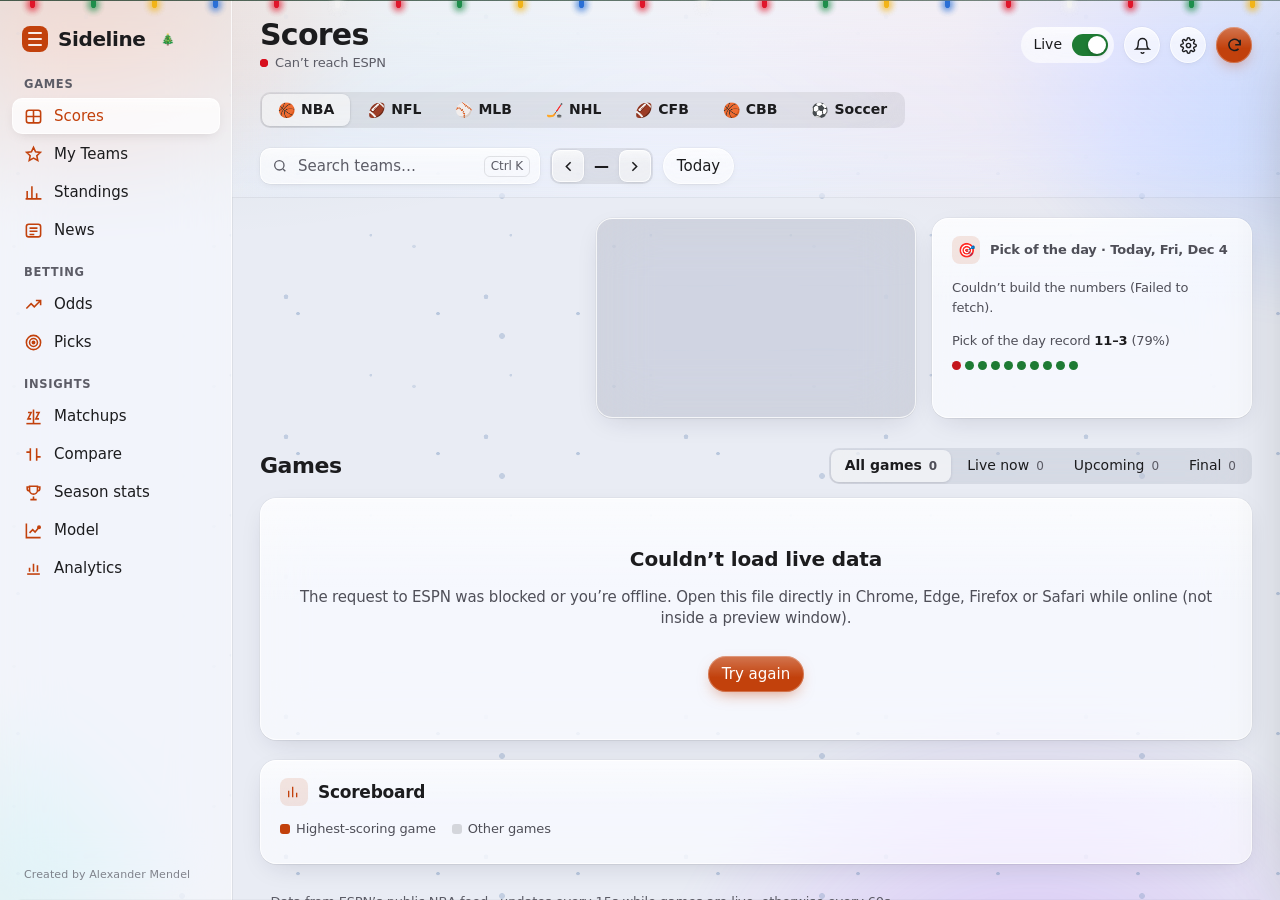
<file: index.html>
<!DOCTYPE html>
<html lang="en">
<head>
<meta charset="utf-8">
<meta name="viewport" content="width=device-width, initial-scale=1">
<title>Sideline · Live Sports</title>
<meta name="theme-color" content="#f2f2f7" media="(prefers-color-scheme: light)">
<meta name="theme-color" content="#000000" media="(prefers-color-scheme: dark)">
<link rel="stylesheet" href="sports/holiday.css">
<style>
  :root{color-scheme:light dark;--bg:#eef0f6;--dim:#6e6e76;--acc:#c2410c}
  @media (prefers-color-scheme:dark){:root:not(.light){--bg:#0b0b10;--dim:#98989f;--acc:#ff8a3d}}
  :root.dark{--bg:#0b0b10;--dim:#98989f;--acc:#ff8a3d}
  :root.light{--bg:#eef0f6;--dim:#6e6e76;--acc:#c2410c}
  html,body{margin:0;height:100%;overflow:hidden;background:var(--bg);font-family:-apple-system,BlinkMacSystemFont,"SF Pro Text","Inter","Segoe UI",system-ui,sans-serif}
  :root{--text:#1c1c1e}
  @media (prefers-color-scheme:dark){:root:not(.light){--text:#f5f5f7}}
  :root.dark{--text:#f5f5f7} :root.light{--text:#1c1c1e}
  /* sports: kept alive once opened; switching cross-fades between them */
  iframe.sport{position:fixed;inset:0;width:100%;height:100%;border:0;background:transparent;visibility:hidden;opacity:0;transform:scale(.985);transition:opacity .32s ease,transform .42s cubic-bezier(.2,.8,.2,1),visibility 0s .42s}
  iframe.sport.on{visibility:visible;opacity:1;transform:none;transition:opacity .32s ease,transform .42s cubic-bezier(.2,.8,.2,1)}

  /* intro: the ball roll call and the wordmark, until the first sport is ready */
  .boot{position:fixed;inset:0;z-index:5;display:grid;place-items:center;background:radial-gradient(40vmax 36vmax at 18% 14%,rgba(194,65,12,.26),transparent 70%),radial-gradient(42vmax 38vmax at 86% 20%,rgba(90,140,255,.26),transparent 70%),radial-gradient(44vmax 40vmax at 70% 92%,rgba(170,110,255,.2),transparent 72%),var(--bg);color:var(--dim);text-align:center;transition:opacity .45s ease,transform .6s cubic-bezier(.2,.8,.2,1),visibility 0s .6s}
  .boot.gone{opacity:0;transform:scale(1.04);visibility:hidden;pointer-events:none}
  .balls{display:flex;gap:14px;justify-content:center;height:54px;align-items:flex-end;margin-bottom:18px;font-size:30px;line-height:1}
  .balls span{display:inline-block;transform-origin:50% 100%;animation:drop .7s cubic-bezier(.3,1.5,.5,1) both,hop 1.6s ease-in-out infinite;animation-delay:calc(var(--i) * 90ms),calc(900ms + var(--i) * 120ms)}
  .word{font:800 44px/1 -apple-system,BlinkMacSystemFont,"SF Pro Display","Inter","Segoe UI",system-ui,sans-serif;letter-spacing:-.03em;color:var(--text);display:flex;justify-content:center;overflow:hidden;padding:4px 0}
  .word b{display:inline-block;animation:rise .6s cubic-bezier(.2,.8,.2,1) both;animation-delay:calc(380ms + var(--i) * 45ms)}
  .word b.dot{color:var(--acc)}
  .tagline{margin-top:8px;font-size:14px;animation:fade .6s ease 900ms both}
  .track{width:160px;height:4px;border-radius:4px;margin:20px auto 0;overflow:hidden;background:color-mix(in srgb,var(--dim) 18%,transparent);animation:fade .4s ease 1s both}
  .track i{display:block;width:40%;height:100%;border-radius:4px;background:var(--acc);animation:sweep 1.1s cubic-bezier(.6,0,.4,1) infinite}
  @keyframes drop{0%{opacity:0;transform:translateY(-60px) scaleY(1.1)}60%{opacity:1;transform:translateY(0) scale(1.15,.85)}80%{transform:translateY(-6px) scale(.95,1.05)}100%{transform:none}}
  @keyframes hop{0%,60%,100%{transform:none}30%{transform:translateY(-10px) rotate(-8deg)}}
  @keyframes rise{from{opacity:0;transform:translateY(110%)}to{opacity:1;transform:none}}
  @keyframes fade{from{opacity:0}to{opacity:1}}
  @keyframes sweep{from{transform:translateX(-110%)}to{transform:translateX(260%)}}

  /* switching sports: the sport's ball pops up in the middle for a beat */
  .swap{position:fixed;left:50%;top:50%;z-index:6;display:flex;flex-direction:column;align-items:center;gap:6px;pointer-events:none;opacity:0;transform:translate(-50%,-50%) scale(.6);font:700 15px -apple-system,BlinkMacSystemFont,"Inter","Segoe UI",system-ui,sans-serif;color:var(--text)}
  .swap span{font-size:56px;line-height:1;filter:drop-shadow(0 10px 18px rgba(0,0,0,.25))}
  .swap.go{animation:swap .9s cubic-bezier(.2,.8,.2,1) both}
  .swap.go span{animation:spin .9s cubic-bezier(.3,1.3,.5,1) both}
  @keyframes swap{0%{opacity:0;transform:translate(-50%,-50%) scale(.5)}25%{opacity:1;transform:translate(-50%,-50%) scale(1.05)}70%{opacity:1;transform:translate(-50%,-50%) scale(1)}100%{opacity:0;transform:translate(-50%,-62%) scale(.92)}}
  @keyframes spin{from{transform:rotate(-180deg) scale(.6)}to{transform:none}}
  @media (prefers-reduced-motion:reduce){
    .balls span,.word b,.tagline,.track,.track i,.swap,.swap span{animation:none!important}
    iframe.sport,.boot{transition:none} .swap{display:none}
  }
</style>
</head>
<body>
<div class="boot" id="boot" role="status" aria-label="Loading Sideline"><div>
  <div class="balls" aria-hidden="true"><span style="--i:0">🏀</span><span style="--i:1">🏈</span><span style="--i:2">⚾</span><span style="--i:3">🏒</span><span style="--i:4">⚽</span><span style="--i:5">🎓</span></div>
  <div class="word" aria-hidden="true"><b style="--i:0">S</b><b style="--i:1">i</b><b style="--i:2">d</b><b style="--i:3">e</b><b style="--i:4">l</b><b style="--i:5">i</b><b style="--i:6">n</b><b style="--i:7">e</b><b class="dot" style="--i:8">.</b></div>
  <div class="tagline">Live scores · picks · predictions</div>
  <div class="track"><i></i></div>
</div></div>
<div class="swap" id="swap" aria-hidden="true"><span></span><b></b></div>
<script>
(() => {
'use strict';
/* =====================================================================
   SPORTS REGISTRY
   To add a sport: put its dashboard page in sports/ and add one line here.
   Order here = order of the switcher pills (Alt+1, Alt+2… also switch).
   ===================================================================== */
const SPORTS = [
  { id: 'nba', name: 'NBA', icon: '🏀', file: 'sports/nba.html' },
  { id: 'nfl', name: 'NFL', icon: '🏈', file: 'sports/nfl.html' },
  { id: 'mlb', name: 'MLB', icon: '⚾', file: 'sports/mlb.html' },
  { id: 'nhl', name: 'NHL', icon: '🏒', file: 'sports/nhl.html' },
  { id: 'cfb', name: 'CFB', icon: '🏈', file: 'sports/cfb.html' },
  { id: 'cbb', name: 'CBB', icon: '🏀', file: 'sports/cbb.html' },
  { id: 'soccer', name: 'Soccer', icon: '⚽', file: 'sports/soccer.html' }
];

const store = {
  get(k) { try { return localStorage.getItem(k); } catch (e) { return null; } },
  set(k, v) { try { localStorage.setItem(k, v); } catch (e) {} }
};
const frames = {};          // id -> iframe (created the first time a sport is opened, then kept alive)
let current = null;
let theme = store.get('hub.appearance');   // 'auto' | 'light' | 'dark'; unset = follow the system
const byId = id => SPORTS.find(s => s.id === id);
const RM = window.matchMedia && matchMedia('(prefers-reduced-motion: reduce)').matches;
const bootAt = performance.now(), MIN_INTRO = RM ? 0 : 1250;
let bootDone = false;
function hideBoot() {                              // the intro plays at least once through, then lifts away
  if (bootDone) return; bootDone = true;
  setTimeout(() => document.getElementById('boot').classList.add('gone'), Math.max(0, MIN_INTRO - (performance.now() - bootAt)));
}
setTimeout(hideBoot, 9000);                        // never hold the page hostage if a sport is slow
function swapFx(id) {                              // the sport's ball pops up for a beat when you switch
  if (RM || !bootDone) return;
  const s = byId(id), el = document.getElementById('swap');
  el.querySelector('span').textContent = s.icon; el.querySelector('b').textContent = s.name;
  el.classList.remove('go'); void el.offsetWidth; el.classList.add('go');
}
const list = () => SPORTS.map(({ id, name, icon }) => ({ id, name, icon }));
const applyShellTheme = () => { const r = document.documentElement; r.classList.toggle('dark', theme === 'dark'); r.classList.toggle('light', theme === 'light'); };
applyShellTheme();

function frameFor(id) {
  if (frames[id]) return frames[id];
  const s = byId(id), f = document.createElement('iframe');
  f.className = 'sport'; f.title = `${s.name} dashboard`; f.src = s.file; f.dataset.sport = id;
  f.addEventListener('load', () => { if (current === id) hideBoot(); }, { once: true });
  document.body.appendChild(f);
  return (frames[id] = f);
}
function show(id, fromHash) {
  if (!byId(id)) id = SPORTS[0].id;
  if (id === current) return;
  if (current) swapFx(id);
  current = id;
  const f = frameFor(id);
  Object.values(frames).forEach(x => x.classList.toggle('on', x === f));
  document.title = `${byId(id).name} · Sideline`;
  store.set('hub.sport', id);
  if (!fromHash && location.hash.slice(1) !== id) { try { history.replaceState(null, '', '#' + id); } catch (e) { location.hash = id; } }
  try { f.contentWindow && f.contentWindow.focus(); } catch (e) {}
}
const send = (f, msg) => { try { f.contentWindow.postMessage({ hub: 1, ...msg }, '*'); } catch (e) {} };

window.addEventListener('message', e => {
  const d = e.data; if (!d || !d.hub) return;
  const f = Object.values(frames).find(x => x.contentWindow === e.source); if (!f) return;
  if (d.type === 'hello') {                       // a sport page finished loading: give it the switcher list
    send(f, { type: 'sports', list: list(), current: f.dataset.sport });
    if (theme) send(f, { type: 'theme', tv: theme });
    if (f.dataset.sport === current) hideBoot();
  }
  if (d.type === 'switch' && byId(d.id)) show(d.id);
  if (d.type === 'theme' && ['auto', 'light', 'dark'].includes(d.tv) && d.tv !== theme) {   // keep the appearance setting in sync across sports
    theme = d.tv; store.set('hub.appearance', theme); applyShellTheme();
    Object.values(frames).forEach(x => { if (x !== f) send(x, { type: 'theme', tv: theme }); });
  }
});
function takeSync() {
  const m = /^#sync=([a-z0-9-]{20,40})$/i.exec(location.hash || ''); if (!m) return false;
  store.set('sideline.sync.code', m[1].toLowerCase());
  try { history.replaceState(null, '', '#' + (store.get('hub.sport') || SPORTS[0].id)); } catch (e) {}
  return true;
}
takeSync();
window.addEventListener('hashchange', () => { if (takeSync()) return; show(location.hash.slice(1), true); });

show(byId(location.hash.slice(1)) ? location.hash.slice(1) : byId(store.get('hub.sport')) ? store.get('hub.sport') : SPORTS[0].id);
})();
</script>
<script src="sports/holiday.js"></script>
</body>
</html>
</file>
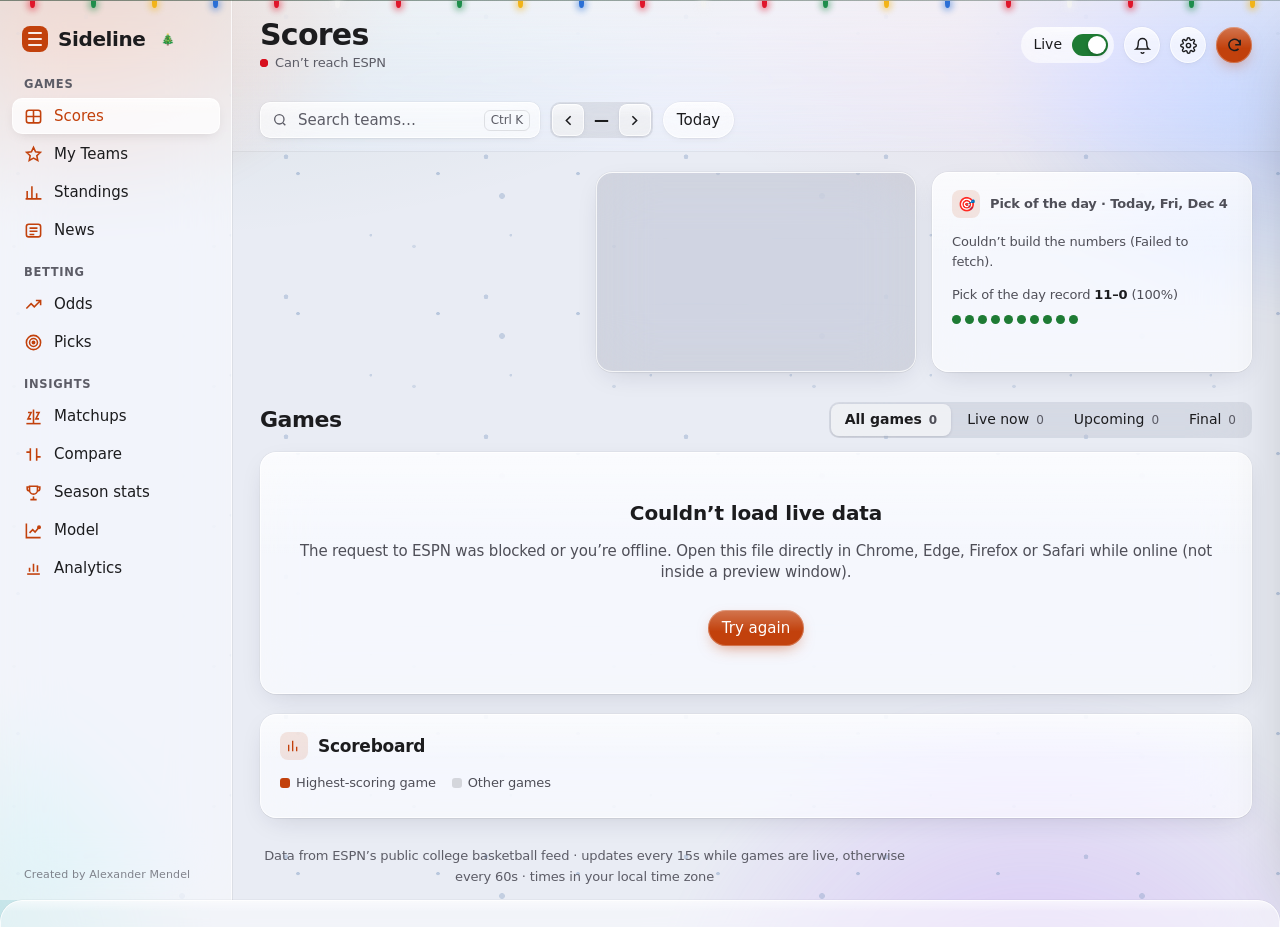
<file: sports/cbb.html>
<!DOCTYPE html>
<html lang="en" data-density="comfy">
<head>
<meta charset="utf-8">
<meta name="viewport" content="width=device-width, initial-scale=1">
<title>CBB · Sideline</title>
<link rel="stylesheet" href="sideline.css">
<link rel="stylesheet" href="motion.css">
<link rel="stylesheet" href="glass.css">
<link rel="stylesheet" href="ease.css">
<link rel="stylesheet" href="holiday.css">

</head>
<body>

<div class="app">
  <aside class="side" aria-label="Sections">
    <div class="brand"><span class="mark" aria-hidden="true"></span>Sideline</div>
    <div class="group" id="tabs">
      <button class="nav on" data-tab="scores" data-label="Scores" aria-label="Scores"><span class="ic"><svg viewBox="0 0 24 24" fill="none" stroke="currentColor" stroke-width="2"><rect x="3" y="4" width="18" height="16" rx="3"/><path d="M12 4v16M3 12h18"/></svg></span>Scores</button>
      <button class="nav" data-tab="mine" data-label="My Teams" aria-label="My Teams"><span class="ic"><svg viewBox="0 0 24 24" fill="none" stroke="currentColor" stroke-width="2"><path d="M12 3l2.6 5.6 6.1.7-4.5 4.2 1.2 6L12 16.6 6.6 19.5l1.2-6L3.3 9.3l6.1-.7z"/></svg></span>My Teams<span class="ct" id="ct-fav"></span></button>
      <button class="nav" data-tab="odds" data-label="Odds" aria-label="Odds"><span class="ic"><svg viewBox="0 0 24 24" fill="none" stroke="currentColor" stroke-width="2"><path d="M3 17l6-6 4 4 8-8M15 7h6v6"/></svg></span>Odds</button>
      <button class="nav" data-tab="picks" data-label="Picks" aria-label="Picks"><span class="ic"><svg viewBox="0 0 24 24" fill="none" stroke="currentColor" stroke-width="2"><circle cx="12" cy="12" r="9"/><circle cx="12" cy="12" r="5"/><circle cx="12" cy="12" r="1.5" fill="currentColor"/></svg></span>Picks<span class="ct" id="ct-picks"></span></button>
      <button class="nav" data-tab="matchup" data-label="Matchups" aria-label="Matchups"><span class="ic"><svg viewBox="0 0 24 24" fill="none" stroke="currentColor" stroke-width="2"><path d="M12 3v18M5 7h4l-4 8h4M15 7h4l-4 8h4"/><path d="M3 21h18"/></svg></span>Matchups</button>
      <button class="nav" data-tab="compare" data-label="Compare" aria-label="Compare"><span class="ic"><svg viewBox="0 0 24 24" fill="none" stroke="currentColor" stroke-width="2"><path d="M8 4v16M16 4v16M3 9h5M16 15h5"/></svg></span>Compare</button>
      <button class="nav" data-tab="season" data-label="Season stats" aria-label="Season stats"><span class="ic"><svg viewBox="0 0 24 24" fill="none" stroke="currentColor" stroke-width="2"><path d="M8 21h8M12 17v4M7 4h10v5a5 5 0 0 1-10 0z"/><path d="M17 5h3v2a3 3 0 0 1-3 3M7 5H4v2a3 3 0 0 0 3 3"/></svg></span>Season stats</button>
      <button class="nav" data-tab="model" data-label="Model accuracy" aria-label="Model accuracy"><span class="ic"><svg viewBox="0 0 24 24" fill="none" stroke="currentColor" stroke-width="2"><path d="M3 3v18h18"/><path d="M7 15l4-4 3 3 5-6"/><circle cx="19" cy="8" r="1.5" fill="currentColor"/></svg></span>Model</button>
      <button class="nav" data-tab="analytics" data-label="Analytics" aria-label="Analytics"><span class="ic"><svg viewBox="0 0 24 24" fill="none" stroke="currentColor" stroke-width="2"><path d="M4 19h16"/><path d="M7 16v-5M12 16V6M17 16v-8"/></svg></span>Analytics</button>
      <button class="nav" data-tab="standings" data-label="Standings" aria-label="Standings"><span class="ic"><svg viewBox="0 0 24 24" fill="none" stroke="currentColor" stroke-width="2"><path d="M4 20V10M10 20V4M16 20v-7M22 20H2"/></svg></span>Standings</button>
      <button class="nav" data-tab="news" data-label="News" aria-label="News"><span class="ic"><svg viewBox="0 0 24 24" fill="none" stroke="currentColor" stroke-width="2"><rect x="3" y="4" width="18" height="16" rx="3"/><path d="M7 9h10M7 13h10M7 17h6"/></svg></span>News</button>
    </div>
    <div class="grow"></div>
  </aside>

  <main>
    <div class="topbar">
      <div class="hello"><div class="hav" id="helloAv"></div><div><h1 id="helloTitle">Welcome back</h1><div class="srow"><span class="dot" id="connDot"></span><span id="updated">Connecting…</span></div></div></div>
      <label class="search glass"><svg viewBox="0 0 24 24" fill="none" stroke="currentColor" stroke-width="2"><circle cx="11" cy="11" r="7"/><path d="M20 20l-3.5-3.5"/></svg>
        <input type="search" id="teamSearch" placeholder="Search teams…" autocomplete="off"><kbd id="kbdHint">⌘K</kbd></label>
      <div class="datebar glass" id="datebar">
        <button class="roundbtn" id="prevDay" aria-label="Previous day"><svg viewBox="0 0 24 24" fill="none" stroke="currentColor" stroke-width="2.2"><path d="M15 6l-6 6 6 6"/></svg></button>
        <label class="datepick"><span class="datelabel" id="dateLabel">—</span><input type="date" id="datePick" aria-label="Pick a date"></label>
        <button class="roundbtn" id="nextDay" aria-label="Next day"><svg viewBox="0 0 24 24" fill="none" stroke="currentColor" stroke-width="2.2"><path d="M9 6l6 6-6 6"/></svg></button>
      </div>
      <button class="pillbtn glass" id="todayBtn">Today</button>
      <div class="tbreak"></div>
      <div class="spacer"></div>
      <span class="pillbtn glass hidden" id="standSeason" style="cursor:default"></span>
      <div class="themepill glass" id="themePill"><button data-tv="auto"><span class="tdot">◐</span>System</button><button data-tv="light"><span class="tdot">☀</span>Light</button><button data-tv="dark"><span class="tdot">☾</span>Dark</button></div>
      <button class="toggle auto-on glass autopill" id="autoBtn" title="Auto-refresh"><span id="autoLabel">Live</span><span class="switch"></span></button>
      <div class="bellwrap">
        <button class="roundbtn glass" id="bellBtn" aria-label="Alerts"><svg viewBox="0 0 24 24" fill="none" stroke="currentColor" stroke-width="2"><path d="M6 8a6 6 0 1 1 12 0c0 7 3 9 3 9H3s3-2 3-9M10 21a2 2 0 0 0 4 0"/></svg><span class="badge hidden" id="bellBadge">0</span></button>
        <div class="alertpanel glass" id="alertPanel"></div>
      </div>
      <button class="roundbtn glass" id="settingsBtn" aria-label="Settings"><svg viewBox="0 0 24 24" fill="none" stroke="currentColor" stroke-width="2"><circle cx="12" cy="12" r="3"/><path d="M19.4 15a1.7 1.7 0 0 0 .3 1.8l.1.1a2 2 0 1 1-2.8 2.8l-.1-.1a1.7 1.7 0 0 0-1.8-.3 1.7 1.7 0 0 0-1 1.5V21a2 2 0 1 1-4 0v-.1a1.7 1.7 0 0 0-1.1-1.5 1.7 1.7 0 0 0-1.8.3l-.1.1a2 2 0 1 1-2.8-2.8l.1-.1a1.7 1.7 0 0 0 .3-1.8 1.7 1.7 0 0 0-1.5-1H3a2 2 0 1 1 0-4h.1a1.7 1.7 0 0 0 1.5-1.1 1.7 1.7 0 0 0-.3-1.8l-.1-.1a2 2 0 1 1 2.8-2.8l.1.1a1.7 1.7 0 0 0 1.8.3H9a1.7 1.7 0 0 0 1-1.5V3a2 2 0 1 1 4 0v.1a1.7 1.7 0 0 0 1 1.5 1.7 1.7 0 0 0 1.8-.3l.1-.1a2 2 0 1 1 2.8 2.8l-.1.1a1.7 1.7 0 0 0-.3 1.8V9a1.7 1.7 0 0 0 1.5 1H21a2 2 0 1 1 0 4h-.1a1.7 1.7 0 0 0-1.5 1z"/></svg></button>
      <button class="pillbtn accbtn" id="refreshBtn"><svg width="15" height="15" viewBox="0 0 24 24" fill="none" stroke="currentColor" stroke-width="2.2"><path d="M20 11a8 8 0 1 0-2.3 5.7M20 4v7h-7"/></svg>Refresh</button>
    </div>

    <section id="view-scores">
      <div class="hero" id="hero">
        <div class="hsec" data-sec="spot"><span class="drag" draggable="true" title="Drag to rearrange">⋮⋮</span><div id="spotWrap" style="height:100%"></div></div>
        <div class="hsec" data-sec="tiles"><span class="drag" draggable="true" title="Drag to rearrange">⋮⋮</span><div class="tiles glass" id="tiles"></div></div>
        <div class="hsec" data-sec="bet"><span class="drag" draggable="true" title="Drag to rearrange">⋮⋮</span><div class="betbox glass" id="betBox"></div></div>
      </div>
      <div class="sechead"><h2 id="gamesTitle">Games</h2><span class="sub" id="gamesSub"></span><span class="spacer"></span>
<div class="roomtabs glass" id="filters">
      <button class="nav on" data-f="all"><span class="ic"><svg viewBox="0 0 24 24" fill="none" stroke="currentColor" stroke-width="2"><circle cx="12" cy="12" r="9"/><path d="M3 12h18M12 3a14 14 0 0 1 0 18M12 3a14 14 0 0 0 0 18"/></svg></span>All games<span class="ct" id="ct-all">0</span></button>
      <button class="nav" data-f="in"><span class="ic"><svg viewBox="0 0 24 24" fill="none" stroke="currentColor" stroke-width="2"><circle cx="12" cy="12" r="3" fill="currentColor"/><path d="M5.6 5.6a9 9 0 0 0 0 12.8M18.4 5.6a9 9 0 0 1 0 12.8"/></svg></span>Live now<span class="ct" id="ct-in">0</span></button>
      <button class="nav" data-f="pre"><span class="ic"><svg viewBox="0 0 24 24" fill="none" stroke="currentColor" stroke-width="2"><circle cx="12" cy="12" r="9"/><path d="M12 7v5l3 2"/></svg></span>Upcoming<span class="ct" id="ct-pre">0</span></button>
      <button class="nav" data-f="post"><span class="ic"><svg viewBox="0 0 24 24" fill="none" stroke="currentColor" stroke-width="2"><path d="M5 12l5 5L20 7"/></svg></span>Final<span class="ct" id="ct-post">0</span></button>
    </div>
      </div>
      <div class="grid" id="games"></div>
      <div class="hsec panel glass" data-sec="chart" id="chartBelow" style="margin-top:20px">
          <div class="ph"><span class="pic"><svg viewBox="0 0 24 24" fill="none" stroke="currentColor" stroke-width="2"><path d="M4 20V10M10 20V4M16 20v-7"/></svg></span><h3>Scoreboard</h3><span class="sub" id="chartSub"></span></div>
          <div class="legend"><span><i class="lg-home"></i>Highest-scoring game</span><span><i style="background:rgba(var(--fg),.18)"></i>Other games</span></div>
          <div class="chartbox" id="ptsChart"><div class="tip" id="ptsTip"></div></div>
        </div>
    </section>

    <section id="view-mine" class="hidden"><div class="mine-grid" id="mine"></div></section>

    <section id="view-odds" class="hidden">
      <div class="betbox glass" id="oddsBet" style="margin-bottom:16px"></div>
      <div class="panel glass">
        <div class="ph"><span class="pic"><svg viewBox="0 0 24 24" fill="none" stroke="currentColor" stroke-width="2"><path d="M3 17l6-6 4 4 8-8M15 7h6v6"/></svg></span><h3>Odds board</h3><span class="sub" id="oddsSub"></span><span class="spacer"></span>
          <a class="pillbtn glass sm" href="https://sportsbook.draftkings.com/leagues/basketball/ncaab" target="_blank" rel="noopener">Open DraftKings ↗</a></div>
        <div class="oddsboard" id="oddsBoard"></div>
      </div>
      <p class="rg">Lines are DraftKings odds as reported through ESPN’s feed (DraftKings is ESPN’s official odds provider). They refresh with the dashboard, can trail the sportsbook by a minute or more, and in-game lines aren’t always published. “Fair win %” is the moneyline’s implied probability with the sportsbook’s margin removed. Make your own picks for fun on the Picks page. 21+ only. If gambling stops being fun, call 1-800-GAMBLER.</p>
    </section>

    <section id="view-picks" class="hidden"><div id="syncBar"></div><div id="parlayBox"></div><div id="mpBox"></div><div class="picks-grid" id="picks"></div></section>
    <section id="view-matchup" class="hidden"><div id="matchup"></div></section>
    <section id="view-compare" class="hidden"><div id="compare"></div></section>

    <section id="view-season" class="hidden"><div id="season"></div></section>

    <section id="view-model" class="hidden"><div id="modelTrack"></div></section>
    <section id="view-analytics" class="hidden"><div id="analytics"></div></section>
    <section id="view-standings" class="hidden">
      <div class="stand-grid" id="standings"></div>
      <div class="keyrow"><span><i style="background:var(--acc)"></i>Playoff (1–6)</span><span><i style="background:var(--inv-bg)"></i>Play-In (7–10)</span><span style="color:var(--dim)">Click a column to sort</span></div>
    </section>

    <section id="view-news" class="hidden"><div class="news" id="news"></div></section>
    <p class="note" style="text-align:center;margin-top:28px">Data from ESPN’s public college basketball feed · updates every 15s while games are live, otherwise every 60s · times in your local time zone</p>
  </main>
</div>

<div class="scrim" id="scrim"></div>
<aside class="drawer glass" id="drawer" aria-hidden="true">
  <div class="dhead"><div class="t" id="dTitle">Game</div>
    <button class="roundbtn glass" id="dRefresh" aria-label="Refresh game"><svg viewBox="0 0 24 24" fill="none" stroke="currentColor" stroke-width="2.2"><path d="M20 11a8 8 0 1 0-2.3 5.7M20 4v7h-7"/></svg></button>
    <button class="roundbtn glass" id="dClose" aria-label="Close"><svg viewBox="0 0 24 24" fill="none" stroke="currentColor" stroke-width="2.2"><path d="M6 6l12 12M18 6L6 18"/></svg></button></div>
  <div class="dbody" id="dBody"></div>
</aside>
<div class="scrim" id="mscrim" style="z-index:55"></div>
<div class="modal glass" id="picker" role="dialog" aria-modal="true">
  <div class="mhead"><h3 id="pTitle">Pick</h3><button class="roundbtn glass" id="pClose" style="width:36px;height:36px" aria-label="Close"><svg viewBox="0 0 24 24" fill="none" stroke="currentColor" stroke-width="2.2"><path d="M6 6l12 12M18 6L6 18"/></svg></button></div>
  <div class="mbody" id="pBody"></div>
</div>
<div class="toasts" id="toasts"></div>
<script src="../learn/predict.js"></script>
<script src="analytics.js"></script>
<script src="books.js"></script>
<script>
(() => {
'use strict';
/* =====================================================================
   Core utilities
   ===================================================================== */
const API = 'https://site.api.espn.com/apis/site/v2/sports/basketball/mens-college-basketball';
const GROUPS = 'groups=50';   // all of Division I; without it ESPN returns only ranked games
const STANDINGS_API = 'https://site.api.espn.com/apis/v2/sports/basketball/mens-college-basketball/standings?level=3';   // by conference
const RANK_API = `${API}/rankings`;                // AP Top 25 and the Coaches Poll
const ATHLETE_API = 'https://site.web.api.espn.com/apis/common/v3/sports/basketball/nba/athletes';
const LIVE_MS = 15000, IDLE_MS = 60000;

const $ = s => document.querySelector(s);
const $$ = (s, el = document) => [...el.querySelectorAll(s)];
const esc = v => String(v ?? '').replace(/[&<>"']/g, c => ({ '&': '&amp;', '<': '&lt;', '>': '&gt;', '"': '&quot;', "'": '&#39;' }[c]));
const num = v => { const n = parseFloat(String(v ?? '').replace(/[^0-9.\-]/g, '')); return isFinite(n) ? n : null; };
const hex = c => c && /^#?[0-9a-f]{3,8}$/i.test(c) ? (c[0] === '#' ? c : '#' + c) : null;
const ymd = d => `${d.getFullYear()}${String(d.getMonth() + 1).padStart(2, '0')}${String(d.getDate()).padStart(2, '0')}`;
const isoDay = d => `${d.getFullYear()}-${String(d.getMonth() + 1).padStart(2, '0')}-${String(d.getDate()).padStart(2, '0')}`;
const sameDay = (a, b) => ymd(a) === ymd(b);
const rgbOf = h => { h = h.replace('#', ''); if (h.length === 3) h = h.split('').map(c => c + c).join(''); return [0, 2, 4].map(i => parseInt(h.slice(i, i + 2), 16)).join(','); };
if (!/Mac|iPhone|iPad/.test(navigator.platform)) $('#kbdHint').textContent = 'Ctrl K';

/* Built-in team list, so picking a team works even if ESPN's team list can't load */
const TEAMS_STATIC = [
  [150, 'DUKE', 'Duke Blue Devils', '001a57', '150'], [153, 'UNC', 'North Carolina Tar Heels', '7bafd4', '153'],
  [127, 'MSU', 'Michigan State Spartans', '18453b', '127'], [130, 'MICH', 'Michigan Wolverines', '00274c', '130'],
  [2305, 'KU', 'Kansas Jayhawks', '0051ba', '2305'], [96, 'UK', 'Kentucky Wildcats', '0033a0', '96'],
  [248, 'HOU', 'Houston Cougars', 'c8102e', '248'], [2250, 'GONZ', 'Gonzaga Bulldogs', '002967', '2250'],
  [26, 'UCLA', 'UCLA Bruins', '2d68c4', '26'], [2633, 'TENN', 'Tennessee Volunteers', 'ff8200', '2633'],
  [12, 'ARIZ', 'Arizona Wildcats', '002449', '12'], [333, 'BAMA', 'Alabama Crimson Tide', '9e1b32', '333'],
  [2509, 'PUR', 'Purdue Boilermakers', 'cfb991', '2509'], [41, 'UCONN', 'UConn Huskies', '000e2f', '41'],
  [57, 'FLA', 'Florida Gators', '0021a5', '57'], [275, 'WISC', 'Wisconsin Badgers', 'c5050c', '275'],
  [2294, 'IOWA', 'Iowa Hawkeyes', 'ffcd00', '2294'], [84, 'IU', 'Indiana Hoosiers', '990000', '84'],
  [194, 'OSU', 'Ohio State Buckeyes', 'bb0000', '194'], [251, 'TEX', 'Texas Longhorns', 'bf5700', '251'],
  [2440, 'ND', 'Notre Dame Fighting Irish', '0c2340', '2440'], [258, 'UVA', 'Virginia Cavaliers', '232d4b', '258'],
  [52, 'FSU', 'Florida State Seminoles', '782f40', '52'], [2032, 'AUB', 'Auburn Tigers', '03244d', '2032'],
  [99, 'LSU', 'LSU Tigers', '461d7c', '99'], [245, 'TAMU', 'Texas A&M Aggies', '500000', '245'],
  [222, 'NOVA', 'Villanova Wildcats', '00205b', '222'], [2483, 'ORE', 'Oregon Ducks', '154733', '2483'],
].map(([id, abbreviation, displayName, color, slug]) => ({ id: String(id), abbreviation, displayName, shortDisplayName: displayName.split(' ').slice(-1)[0], color, logo: `https://a.espncdn.com/i/teamlogos/ncaa/500/${slug}.png` }));

let ringN = 0;
function ring(p, { size = 92, stroke = 9, value = '', label = '', away = false } = {}) {
  p = Math.max(0, Math.min(1, p || 0));
  const r = (size - stroke) / 2, c = 2 * Math.PI * r, id = 'rg' + (++ringN), cx = size / 2;
  const [g1, g2] = away ? [COL.awayB || '#b9b5f2', COL.away || '#8d88dc'] : [COL.ringA || '#ffc24a', COL.ringB || '#ff7f3f'];
  return `<svg class="ring" width="${size}" height="${size}" viewBox="0 0 ${size} ${size}" role="img" aria-label="${esc(label)} ${esc(value)}">
    <defs><linearGradient id="${id}" x1="0" y1="0" x2="1" y2="1"><stop offset="0" stop-color="${g1}"/><stop offset="1" stop-color="${g2}"/></linearGradient></defs>
    <circle cx="${cx}" cy="${cx}" r="${r}" fill="none" stroke="rgba(${COL.fg || '40,38,62'},.1)" stroke-width="${stroke}"/>
    <circle cx="${cx}" cy="${cx}" r="${r}" fill="none" stroke="url(#${id})" stroke-width="${stroke}" stroke-linecap="round" stroke-dasharray="${(c * p).toFixed(1)} ${c.toFixed(1)}" transform="rotate(-90 ${cx} ${cx})"/>
    <text class="rv" x="${cx}" y="${cx + (label ? 2 : 5)}" text-anchor="middle" font-size="${Math.round(size * .2)}">${esc(value)}</text>
    ${label ? `<text class="rl" x="${cx}" y="${cx + size * .18}" text-anchor="middle" font-size="${Math.max(9, Math.round(size * .11))}">${esc(label)}</text>` : ''}</svg>`;
}
function updateHello() {   // the large title names the current section
  const on = document.querySelector('#tabs .nav.on');
  const el = document.getElementById('helloTitle'); if (el) el.textContent = on ? (on.dataset.label || on.textContent.trim()) : 'Scores';
}
const apRank = c => { const r = c?.curatedRank?.current; return r && r > 0 && r < 26 ? `<span class="ap">${r}</span>` : ''; };
const logoImg = (team, cls = '') => {
  const src = team?.logo || team?.logos?.[0]?.href || TEAMS_STATIC.find(t => t.id === String(team?.id))?.logo;
  return src ? `<img class="${cls}" src="${esc(src)}" alt="" loading="lazy" onerror="this.style.visibility='hidden'">`
             : `<div class="logo-ph ${cls}">${esc(team?.abbreviation || '?')}</div>`;
};
const hatch = (id, color, bg) => `<pattern id="${id}" width="7" height="7" patternUnits="userSpaceOnUse" patternTransform="rotate(45)"><rect width="7" height="7" fill="${bg}"/><rect width="3" height="7" fill="${color}"/></pattern>`;

async function getJSON(url, ms = 15000) {
  const ctl = new AbortController();
  const timer = setTimeout(() => ctl.abort(), ms);
  try {
    const r = await fetch(url, { signal: ctl.signal });
    if (!r.ok) throw new Error(`ESPN returned HTTP ${r.status}`);
    return await r.json();
  } catch (e) {
    if (e.name === 'AbortError') throw new Error('ESPN took too long to respond');
    throw e;
  } finally { clearTimeout(timer); }
}
const CACHE = new Map();
async function cached(url, ttl) {
  const c = CACHE.get(url);
  if (c && Date.now() - c.t < ttl) return c.v;
  const v = await getJSON(url);
  CACHE.set(url, { t: Date.now(), v });
  return v;
}
const safe = p => p.then(v => v, e => { console.warn('[courtside]', e && e.message || e); return null; });
async function pool(items, n, fn) { const out = []; let i = 0; await Promise.all(Array.from({ length: Math.min(n, items.length) }, async () => { while (i < items.length) { const k = i++; out[k] = await fn(items[k]); } })); return out; }

/* Saved data (this browser only) */
const store = {
  ok: true,
  get(k, d) { try { const v = localStorage.getItem(k); return v ? JSON.parse(v) : d; } catch (e) { this.ok = false; return d; } },
  set(k, v) { try { localStorage.setItem(k, JSON.stringify(v)); } catch (e) { this.ok = false; } }
};
try { localStorage.setItem('hardwood.test', '1'); localStorage.removeItem('hardwood.test'); } catch (e) { store.ok = false; }
const storageBanner = () => store.ok ? '' : `<div class="banner">⚠️ <div><b>This browser window isn’t letting the dashboard save anything.</b> Your favorites, picks and settings work for now but reset when you close it. That happens in private/incognito windows and in file previews (for example inside a chat app or email). Download the file and open it directly in Chrome, Edge, Safari or Firefox to keep them.</div></div>`;

/* =====================================================================
   Settings, theme, layout
   ===================================================================== */
const ACCENTS = {   // l/li = light-mode fill and ink, d/di = dark-mode fill and ink (all >= 4.5:1)
  sunset: { l: '#c2410c', li: '#fff', d: '#ff8a3d', di: '#1a0a00', name: 'Orange' },
  lime: { l: '#1e7b34', li: '#fff', d: '#4ade80', di: '#06210c', name: 'Green' },
  sky: { l: '#0064d2', li: '#fff', d: '#5aa9ff', di: '#001833', name: 'Blue' },
  rose: { l: '#c2255c', li: '#fff', d: '#ff8cb4', di: '#2a0412', name: 'Pink' },
  violet: { l: '#6741d9', li: '#fff', d: '#b197fc', di: '#160b33', name: 'Purple' }
};
Object.values(ACCENTS).forEach(a => { a.c = a.c2 = a.l; a.ink = a.li; a.dark = a.l; });
const FANTASY_PRESETS = {
  'DraftKings-style': { PTS: 1, '3PM': 0.5, REB: 1.25, AST: 1.5, STL: 2, BLK: 2, TO: -0.5, DD: 1.5, TD: 3 },
  'Points league': { PTS: 1, '3PM': 1, REB: 1.2, AST: 1.5, STL: 3, BLK: 3, TO: -1, DD: 0, TD: 0 },
  'Simple': { PTS: 1, '3PM': 0, REB: 1, AST: 1, STL: 1, BLK: 1, TO: -1, DD: 0, TD: 0 }
};
const SEC_NAMES = { spot: 'Spotlight game', tiles: 'Stat tiles', bet: 'Pick of the day', chart: 'Scoreboard chart' };
const SKEY = 'hardwood.settings.v1';
const DEF = {
  theme: 'auto', accent: 'sunset', density: 'comfy', look: 5,
  layout: ['spot', 'tiles', 'bet', 'chart'], hidden: [],
  alerts: { on: true, tip: true, clutch: true, clutchMine: false, milestone: true, pts: 30, final: true, picks: true, sound: false, desktop: false },
  fantasy: { ...FANTASY_PRESETS['DraftKings-style'] }
};
const loaded = store.get(SKEY, {});
const SET = { ...DEF, ...loaded, alerts: { ...DEF.alerts, ...(loaded.alerts || {}) }, fantasy: { ...DEF.fantasy, ...(loaded.fantasy || {}) } };
if (SET.look !== 6) { SET.theme = 'auto'; SET.accent = 'sunset'; SET.look = 6; }   // redesign: follow the system appearance by default
try { matchMedia('(prefers-color-scheme: dark)').addEventListener('change', () => { if (SET.theme === 'auto') { applySettings(); rerenderAll(); } }); } catch (e) {}
if (!ACCENTS[SET.accent]) SET.accent = 'sunset';
if (!Array.isArray(SET.layout)) SET.layout = [...DEF.layout];
SET.layout = SET.layout.filter(k => SEC_NAMES[k]);
Object.keys(SEC_NAMES).forEach(k => { if (!SET.layout.includes(k)) SET.layout.splice(k === 'bet' ? Math.min(2, SET.layout.length) : SET.layout.length, 0, k); });
const saveSet = () => store.set(SKEY, SET);
const COL = {};
function applySettings() {
  const root = document.documentElement;
  const eff = SET.theme === 'auto' ? (window.matchMedia && matchMedia('(prefers-color-scheme: dark)').matches ? 'dark' : 'light') : SET.theme;
  root.dataset.theme = eff;
  root.dataset.density = SET.density;
  const a = ACCENTS[SET.accent] || ACCENTS.sunset, light = eff === 'light';
  const fill = light ? a.l : a.d, ink = light ? a.li : a.di;
  a.c = a.c2 = fill; a.ink = ink;
  root.style.setProperty('--acc', fill);
  root.style.setProperty('--acc2', fill);
  root.style.setProperty('--acc-ink', ink);
  root.style.setProperty('--acc-rgb', rgbOf(fill));
  root.style.setProperty('--acc-text', fill);
  root.style.setProperty('--grad', `linear-gradient(${fill},${fill})`);
  root.style.setProperty('--grad-v', `linear-gradient(${fill},${fill})`);
  COL.ringA = fill; COL.ringB = fill;
  COL.home = fill;
  COL.homeRgb = rgbOf(fill);
  COL.away = light ? '#6e7b91' : '#9aa6bc';
  COL.awayB = COL.away;
  COL.fg = light ? '60,60,67' : '235,235,245';
  root.style.setProperty('--home', COL.home);
  root.style.setProperty('--away', COL.away);
  root.style.setProperty('--away-soft', light ? 'rgba(110,123,145,.3)' : 'rgba(154,166,188,.3)');
  $('#datePick').style.colorScheme = light ? 'light' : 'dark';
  $$('#themePill button').forEach(b => b.classList.toggle('on', b.dataset.tv === SET.theme));
  updateHello();
  applyLayout();
}
function applyLayout() {
  $$('.hsec').forEach(el => {               // the Scoreboard chart now sits below the games
    const k = el.dataset.sec;
    el.style.order = SET.layout.indexOf(k);
    el.classList.toggle('hidden', SET.hidden.includes(k));
  });
}

/* =====================================================================
   Favorites, picks, compare (saved)
   ===================================================================== */
const FKEY = 'hardwood.favorites.v1', PKEY = 'hardwood.picks.v1', CKEY = 'hardwood.compare.v1', AKEY = 'hardwood.alerts.v1';
const NS = FKEY.split('.')[0];                      // this league's own storage, stamped so another league's teams can never show up here
const SAVED = store.get(FKEY, {});
const FAV = SAVED.ns && SAVED.ns !== NS ? { teams: [], players: [] } : { teams: [], players: [], ...SAVED };
if (!Array.isArray(FAV.players)) FAV.players = [];
if (!Array.isArray(FAV.teams)) FAV.teams = [];
if (FAV.teamId != null && !FAV.teams.length) FAV.teams = [String(FAV.teamId)];   // one favorite team became a list of them
delete FAV.teamId;
FAV.teams = FAV.teams.map(String);
FAV.ns = NS;
if (SAVED.ns && SAVED.ns !== NS) store.set(FKEY, FAV);   // another league's list: clear it out rather than leave it sitting there
const PICKS = store.get(PKEY, {});
const CMP = store.get(CKEY, [null, null]);
const saveFav = () => { store.set(FKEY, FAV); updateCounts(); updateHello(); };
const savePicks = () => { store.set(PKEY, PICKS); updateCounts(); try { syncNote(); } catch (e) {} };
const saveCmp = () => store.set(CKEY, CMP);
const SPORTX = {
  id: 'cbb', move: { sp: 1.5, tot: 3 },
  unit: 'day',
  label: k => { if (!k) return ''; const d = new Date(+k.slice(0, 4), +k.slice(4, 6) - 1, +k.slice(6, 8), 12); return (sameDay(d, new Date()) ? 'Today, ' : '') + d.toLocaleDateString([], { weekday: 'short', month: 'short', day: 'numeric' }); },
  cmp: (a, b) => a < b ? -1 : a > b ? 1 : 0,
  curKey: () => ymd(new Date()),
  nextKey: () => { const t = new Date(); t.setDate(t.getDate() + 1); return ymd(t); },
  shownKey: () => ymd(state.date)
};
const INS = {
  unit: 'points', d: 1, tickD: 0, pyExp: 14,
  off: T => T.pts, def: T => T.opp, offLabel: 'Points scored per game', defLabel: 'Points allowed per game',
  colNote: 'The four factors (shooting, turnovers, rebounding, free throws) and ratings per 100 possessions',
  teamCols: [
    { k: 'ORtg', get: T => T.ortg, d: 1, tip: 'Points scored per 100 possessions' }, { k: 'DRtg', get: T => T.drtg, d: 1, lower: true, tip: 'Points allowed per 100 possessions' },
    { k: 'Net', get: T => T.net, d: 1, sign: true, tip: 'ORtg minus DRtg' }, { k: 'Pace', get: T => T.pace, d: 1, tip: 'Possessions per game' },
    { k: 'eFG%', get: T => T.efg * 100, d: 1, tip: 'Field goal % with 3s worth 1.5 makes' }, { k: 'TOV%', get: T => T.tov * 100, d: 1, lower: true, tip: 'Turnovers per 100 possessions' },
    { k: 'ORB%', get: T => T.orb * 100, d: 1, tip: 'Share of their own misses they rebound' }, { k: 'FT/FGA', get: T => T.ftr, d: 3, tip: 'Free throws made per shot attempt' },
    { k: 'Opp eFG%', get: T => T.oefg * 100, d: 1, lower: true, tip: 'Opponents’ effective FG%' }, { k: 'Forced TOV%', get: T => T.otov * 100, d: 1, tip: 'Opponent turnovers per 100 possessions' },
    { k: 'DRB%', get: T => T.drb * 100, d: 1, tip: 'Share of opponent misses they rebound' }
  ],
  players: (() => {
    const url = () => `${STATS_API}/byathlete?region=us&lang=en&contentorigin=espn&isqualified=true&page=1&limit=200&sort=offensive.avgPoints:desc`;
    const g = (m, k) => num(m[k]);
    return [
      { title: 'True shooting %', sub: 'scoring efficiency counting 3s and free throws · 12+ pts per game', url, d: 1, unit: '%',
        metric: m => { const p = g(m, 'offensive.avgPoints'), fga = g(m, 'offensive.avgFieldGoalsAttempted'), fta = g(m, 'offensive.avgFreeThrowsAttempted') || 0; return p >= 12 && fga ? p / (2 * (fga + .44 * fta)) * 100 : null; } },
      { title: 'Points per 36 minutes', sub: 'scoring rate on equal minutes · 20+ min per game', url, d: 1,
        metric: m => { const p = g(m, 'offensive.avgPoints'), mn = g(m, 'general.avgMinutes'); return mn >= 20 ? p / mn * 36 : null; } },
      { title: 'Assist-to-turnover ratio', sub: 'playmaking without giveaways · 3+ assists per game', url, d: 2,
        metric: m => { const a = g(m, 'offensive.avgAssists'), t = g(m, 'offensive.avgTurnovers'); return a >= 3 && t ? a / t : null; } },
      { title: 'Stocks per game', sub: 'steals + blocks', url, d: 1,
        metric: m => { const s = g(m, 'defensive.avgSteals'), b = g(m, 'defensive.avgBlocks'); return s != null || b != null ? (s || 0) + (b || 0) : null; } }
    ];
  })(),
  extraCards: L => {
    const fast = [...L].filter(x => x.T.pace).sort((a, b) => b.T.pace - a.T.pace)[0], shoot = [...L].filter(x => x.T.efg).sort((a, b) => b.T.efg - a.T.efg)[0];
    return [fast && { icon: '⚡', title: 'Fastest pace', x: fast, text: `${fxd(fast.T.pace, 1)} possessions per game, the most in the league.` },
      shoot && { icon: '🎯', title: 'Best shooting', x: shoot, text: `${fxd(shoot.T.efg * 100, 1)}% effective field goal percentage.` }].filter(Boolean);
  }
};
const KEYS = [
  { title: 'Hit their shots', off: T => T.efg * 100, def: O => O.oefg * 100, defHigh: true, check: (a, b) => moreThan(bn(a, 'fieldGoalPct'), bn(b, 'fieldGoalPct')),
    say: (X, O, xv, ov, xr, or) => `${X.abbr} shoot an effective ${fxd(xv, 1)}% (${ordN(xr)}) and ${O.abbr} allow ${fxd(ov, 1)}% (${ordWorst(or)}). Out-shooting them is the clearest path.` },
  { title: 'Take care of the ball', off: T => T.tov * 100, offLower: true, def: O => O.otov * 100, defHigh: false, check: (a, b) => moreThan(bn(b, 'totalTurnovers') ?? bn(b, 'turnovers'), bn(a, 'totalTurnovers') ?? bn(a, 'turnovers')),
    say: (X, O, xv, ov, xr, or) => `${X.abbr} turn it over on ${fxd(xv, 1)}% of possessions (${ordN(xr)}-fewest) and ${O.abbr} force only ${fxd(ov, 1)}% (${ordWorst(or)}). Clean possessions mean more shots.` },
  { title: 'Crash the offensive glass', off: T => T.orb * 100, def: O => O.drb * 100, defHigh: false, check: (a, b) => moreThan(bn(a, 'offensiveRebounds'), bn(b, 'offensiveRebounds')),
    say: (X, O, xv, ov, xr, or) => `${X.abbr} grab ${fxd(xv, 1)}% of their misses (${ordN(xr)}) and ${O.abbr} secure just ${fxd(ov, 1)}% of defensive boards (${ordWorst(or)}). Second chances add up.` },
  { title: 'Get to the free-throw line', off: T => T.ftr, check: (a, b) => moreThan(bn(a, 'freeThrowsMade-freeThrowsAttempted', 1), bn(b, 'freeThrowsMade-freeThrowsAttempted', 1)),
    say: (X, O, xv, ov, xr) => `${X.abbr} make ${fxd(xv, 3)} free throws per shot attempt (${ordN(xr)}). Attacking the rim and drawing fouls plays to that strength.` },
  { title: 'Score efficiently', off: T => T.ortg, def: O => O.drtg, defHigh: true,
    say: (X, O, xv, ov, xr, or) => `${X.abbr} score ${fxd(xv, 1)} points per 100 possessions (${ordN(xr)}) against a ${O.abbr} defense allowing ${fxd(ov, 1)} (${ordWorst(or)}).` },
  { title: 'Lock in on defense', off: T => T.drtg, offLower: true, def: O => O.ortg, defHigh: false, check: (a, b) => moreThan(bn(a, 'fieldGoalPct'), bn(b, 'fieldGoalPct')),
    say: (X, O, xv, ov, xr, or) => `${X.abbr} allow ${fxd(xv, 1)} points per 100 possessions (${ordN(xr)}-best) and ${O.abbr} score ${fxd(ov, 1)} (${ordWorst(or)}). A grind-it-out game suits them.` },
  { title: 'Force turnovers', off: T => T.otov * 100, def: O => O.tov * 100, defHigh: true, check: (a, b) => moreThan(bn(b, 'totalTurnovers') ?? bn(b, 'turnovers'), bn(a, 'totalTurnovers') ?? bn(a, 'turnovers')),
    say: (X, O, xv, ov, xr, or) => `${X.abbr} force turnovers on ${fxd(xv, 1)}% of possessions (${ordN(xr)}) and ${O.abbr} cough it up on ${fxd(ov, 1)}% (${ordWorst(or)}).` }
];
/* =====================================================================
   Pick of the day — every day's pick is saved in this browser and
   shown again when you look back at that day
   ===================================================================== */
const DKEY = PKEY.replace('.picks.', '.daypicks.');
const DAYPICKS = store.get(DKEY, {});
const saveDayPicks = () => store.set(DKEY, DAYPICKS);
const slimTeam = t => t ? { id: String(t.id ?? ''), abbreviation: t.abbreviation || '', shortDisplayName: t.shortDisplayName || t.displayName || t.abbreviation || '', displayName: t.displayName || '', logo: t.logo || teamById(t.id)?.logo || '', color: t.color || '' } : null;
function logBest(b) {
  if (!b || !b.ok) return;
  const key = /today|this week/.test(b.when || 'today') ? SPORTX.curKey() : SPORTX.nextKey();
  if (!key) return;
  b.key = key;
  if (!b.top) return;
  const prev = DAYPICKS[key];
  if (prev && (prev.result || new Date(prev.date) <= new Date())) return;   // a pick locks once its game starts
  const c = b.top;
  DAYPICKS[key] = { key, label: SPORTX.label(key), evId: String(c.ev.id), date: c.ev.date, side: c.side, team: slimTeam(c.team), opp: slimTeam(c.opp), p: c.p, model: c.model, market: c.market, ml: c.ml, savedAt: Date.now(), result: null, final: '' };
  saveDayPicks();
}
async function computeBest() { const b = await computeBestRaw(); try { logBest(b); } catch (e) { console.error(e); } try { logModelPicks(b); } catch (e) { console.error(e); } return b; }
function gradeDayPick(dp, comps, done) {
  if (!dp || dp.result || !done) return false;
  const me = comps.find(x => String(x.team?.id ?? x.id) === String(dp.team?.id)), op = comps.find(x => x !== me);
  if (!me || !op) return false;
  const a = num(scoreVal(me.score)), b = num(scoreVal(op.score));
  const tie = me.winner == null && op.winner == null && a != null && a === b;
  const won = me.winner === true || (me.winner == null && a != null && b != null && a > b);
  dp.result = tie ? 'P' : won ? 'W' : 'L';
  dp.final = `${dp.team?.abbreviation || ''} ${a ?? ''}–${b ?? ''} ${dp.opp?.abbreviation || ''}`;
  return true;
}
function gradeDayPicks(evs) {
  const open = {}; Object.values(DAYPICKS).forEach(dp => { if (!dp.result) open[dp.evId] = dp; });
  let ch = false;
  (evs || []).forEach(ev => { const dp = open[String(ev.id)]; if (dp && gradeDayPick(dp, ev.competitions?.[0]?.competitors || [], statusOf(ev).state === 'post')) ch = true; });
  if (ch) saveDayPicks();
}
let dayGradeBusy = false;
async function gradeOldDayPicks() {
  if (dayGradeBusy) return; dayGradeBusy = true;
  try {
    const due = Object.values(DAYPICKS).filter(dp => !dp.result && Date.now() - new Date(dp.date) > 3 * 3600e3).slice(0, 6);
    if (!due.length) return;
    let ch = false;
    await pool(due, 3, async dp => { const s = await safe(cached(`${API}/summary?event=${dp.evId}`, 3e5)); const hc = s?.header?.competitions?.[0]; if (hc && gradeDayPick(dp, hc.competitors || [], !!hc.status?.type?.completed)) ch = true; });
    if (ch) { saveDayPicks(); renderBetBox('#betBox'); if (state.tab === 'odds') renderBetBox('#oddsBet', true); }
  } finally { dayGradeBusy = false; }
}
function dayRecord() {
  const g = Object.values(DAYPICKS).filter(dp => dp.result === 'W' || dp.result === 'L').sort((a, b) => new Date(a.date) - new Date(b.date));
  const w = g.filter(x => x.result === 'W').length;
  return { w, l: g.length - w, n: g.length, last: g.slice(-10) };
}
const dpChip = (dp, started) => dp.result === 'W' ? `<span class="chip win">✓ Hit · ${esc(dp.final)}</span>` : dp.result === 'L' ? `<span class="chip loss">✗ Missed · ${esc(dp.final)}</span>` : dp.result === 'P' ? `<span class="chip pre">Push · ${esc(dp.final)}</span>` : started ? '<span class="chip live"><i></i>In progress</span>' : '<span class="chip pre">Locked in</span>';
function renderBetBox(sel, wide) {
  const box = $(sel); if (!box) return;
  const b = state.best;
  if (!b || Date.now() - b.at > 60000) {
    if (!state.bestLoading) computeBest().then(() => { renderBetBox('#betBox'); if (state.tab === 'odds') renderBetBox('#oddsBet', true); });
    if (!b) { box.innerHTML = '<div class="skeleton" style="height:100%;min-height:180px;border:0"></div>'; return; }
  }
  gradeOldDayPicks();
  const cur = SPORTX.curKey(), view = SPORTX.shownKey() || cur;
  const saved = view ? DAYPICKS[view] : null, live = b.ok && b.top && b.key && b.key === view;
  const pct = x => x == null ? '—' : Math.round(x * 100) + '%';
  const head = `<div class="tag"><span class="ic">🎯</span>Pick of the ${SPORTX.unit} · ${esc(view ? SPORTX.label(view) : 'today')}</div>`;
  const R = dayRecord();
  const recLine = R.n ? `<div class="betrec"><span>Pick of the ${SPORTX.unit} record <b>${R.w}–${R.l}</b> (${Math.round(R.w / R.n * 100)}%)</span><span class="dots">${R.last.map(x => `<i class="${x.result === 'W' ? 'w' : 'l'}" title="${esc(x.label)}: ${esc(x.team?.abbreviation)} ${x.result === 'W' ? 'hit' : 'missed'} (${esc(x.final)})"></i>`).join('')}</span></div>` : '';
  const hist = wide ? (() => {
    const all = Object.values(DAYPICKS).sort((a, b2) => new Date(b2.date) - new Date(a.date)).slice(0, 10);
    return all.length ? `<div class="sublabel">Recent picks</div><div class="dphist">${all.map(dp => `<button class="dprow" data-ev="${esc(dp.evId)}"><span class="d">${esc(dp.label)}</span>${logoImg(dp.team)}<span><b>${esc(dp.team?.abbreviation)}</b> ${dp.side === 'home' ? 'vs' : '@'} ${esc(dp.opp?.abbreviation || '')}</span><span class="p">${pct(dp.p)}</span>${dpChip(dp, new Date(dp.date) <= new Date())}</button>`).join('')}</div>` : '';
  })() : '';
  const fine = `<div class="betfine">Each ${SPORTX.unit}’s pick is the single outcome with the highest estimated chance, combining the learning model with DraftKings’ moneyline (margin removed)${LEARN.model?.blend ? `, weighted by what ${LEARN.model.blend.n} past games showed works best` : ', half and half until enough results are in to learn a better mix'}. It locks when its game starts and is recorded on the site every hour, so the history is the same on every device. For entertainment only · 21+ · 1-800-GAMBLER</div>`;
  let main, nums = '', alt = '', target = null;
  if (live) {
    const c = b.top, pay = payout(c.ml); target = { mu: c.ev.id };
    main = `<div class="betmain">${logoImg(c.team)}<div><b>${esc(c.team?.shortDisplayName || c.team?.abbreviation)} to win</b><span>${c.side === 'home' ? 'vs' : '@'} ${esc(c.opp?.abbreviation || '')} · ${esc(startTime(c.ev))}</span></div>${ring(c.p, { size: 64, stroke: 7, value: pct(c.p) })}</div>`;
    nums = `<div class="betnums"><div><b>${pct(c.model)}</b><span>Model</span></div><div><b>${pct(c.market)}</b><span>DraftKings (fair)</span></div><div><b>${c.ml != null ? esc(fmtAm(c.ml)) : '—'}</b><span>${pay != null ? `$100 wins $${pay.toFixed(0)}` : 'Moneyline'}</span></div></div>`;
    alt = b.next.length ? `<div class="betalt"><span class="sub" style="align-self:center">Next:</span>${b.next.map(n => `<button data-g="${esc(n.ev.id)}">${esc(n.team?.abbreviation)} ${pct(n.p)}</button>`).join('')}</div>` : '';
  } else if (saved) {
    const started = new Date(saved.date) <= new Date(), pay = payout(saved.ml); target = { game: saved.evId };
    main = `<div class="betmain">${logoImg(saved.team)}<div><b>${esc(saved.team?.shortDisplayName || saved.team?.abbreviation)} to win</b><span>${saved.side === 'home' ? 'vs' : '@'} ${esc(saved.opp?.abbreviation || '')} · ${esc(new Date(saved.date).toLocaleString([], { weekday: 'short', month: 'short', day: 'numeric', hour: 'numeric', minute: '2-digit' }))}</span></div>${ring(saved.p, { size: 64, stroke: 7, value: pct(saved.p) })}</div>`;
    nums = `<div class="dpres">${dpChip(saved, started)}</div><div class="betnums"><div><b>${pct(saved.model)}</b><span>Model</span></div><div><b>${pct(saved.market)}</b><span>DraftKings (fair)</span></div><div><b>${saved.ml != null ? esc(fmtAm(saved.ml)) : '—'}</b><span>${pay != null ? `$100 wins $${pay.toFixed(0)}` : 'Moneyline'}</span></div></div>`;
  } else if (!b.ok) main = `<div class="muted">Couldn’t build the numbers (${esc(b.err?.message || 'no data')}).</div>`;
  else if (view && cur && SPORTX.cmp(view, cur) < 0) main = `<div class="muted">No pick was saved for this ${SPORTX.unit}. The site records a pick every hour before the games, starting November 13, 2026.</div>`;
  else if (view && b.key && SPORTX.cmp(view, b.key) > 0) main = `<div class="muted">This ${SPORTX.unit}’s pick posts once its games are next up.</div>`;
  else main = `<div class="muted">No upcoming games with enough data yet.</div>`;
  box.innerHTML = wide ? `${head}<div class="betwide"><div style="display:flex;flex-direction:column;gap:12px">${main}${alt}${recLine}</div><div style="display:flex;flex-direction:column;gap:10px">${nums}${fine}</div></div>${hist}` : `${head}${main}${nums}${alt}${recLine}${main.includes('muted') ? '' : fine}`;
  box.style.cursor = target ? 'pointer' : 'default';
  box.onclick = e => {
    const r = e.target.closest('[data-ev]'); if (r) { openGame(r.dataset.ev); return; }
    const g = e.target.closest('[data-g]'); if (g) { openMatchupFor(g.dataset.g); return; }
    if (target?.mu) openMatchupFor(target.mu); else if (target?.game) openGame(target.game);
  };
}

/* =====================================================================
   Learning model — trained nightly on every result (learn/learn.mjs)
   and published as data/model-<sport>.json
   ===================================================================== */
const LEARN = { model: null, loading: null, at: 0 };
function loadLearned() {
  if (LEARN.at && Date.now() - LEARN.at < 36e5) return Promise.resolve(LEARN.model);
  if (LEARN.loading) return LEARN.loading;
  // the site's own copy, plus the repo's latest (so copies hosted elsewhere still get the nightly model); newest wins
  const get = u => fetch(u, { cache: 'no-cache' }).then(r => r.ok ? r.json() : null).catch(() => null);
  LEARN.loading = Promise.all([get(`../data/model-${SPORTX.id}.json`), get(`https://raw.githubusercontent.com/abmendel/sideline/main/data/model-${SPORTX.id}.json`)])
    .then(list => { const ok = list.filter(m => m && Array.isArray(m.w) && m.teams).sort((a, b) => new Date(b.updated) - new Date(a.updated)); LEARN.loading = null; LEARN.at = Date.now(); if (ok[0]) LEARN.model = ok[0]; return LEARN.model; });
  return LEARN.loading;
}
function loadModelBase() { return Promise.all([loadModelBaseRaw(), loadLearned()]).then(([b]) => b); }
/* Learned model v2 (learn/predict.js): one shared model for the trainer, the hourly record and this page.
   Falls back to the version-1 model file until the first v2 training run has been published. */
const SMX = () => (typeof window !== 'undefined' && window.SidelineModel) || null;
const isV2 = M => !!(M && M.version >= 2 && SMX());
function v2Inputs(M, homeId, awayId, opt) {
  const sp = SPORTX.id, inj = (opt.base && opt.base.injuries) || {}, SM = SMX(), inp = {};
  if (sp === 'nba') {
    const outs = id => (inj[String(id)] || []).filter(i => i.id && SM.SIT(i.status) > 0).map(i => ({ id: String(i.id), sit: SM.SIT(i.status), name: i.name }));
    inp.outH = outs(homeId); inp.outA = outs(awayId);
  } else if (sp === 'nhl') { if (opt.spH?.id) inp.gH = String(opt.spH.id); if (opt.spA?.id) inp.gA = String(opt.spA.id); }
  else if (sp === 'mlb') { if (opt.spH?.id) inp.spH = String(opt.spH.id); if (opt.spA?.id) inp.spA = String(opt.spA.id); }
  else if (sp === 'nfl') {
    const qbOut = id => { const T = M.teams[String(id)], q = T && T.qb; return q && (inj[String(id)] || []).some(i => String(i.id) === String(q) && SM.SIT(i.status) >= .8); };
    if (qbOut(homeId)) inp.qbH = null; if (qbOut(awayId)) inp.qbA = null;
  }
  return inp;
}
function learnedParts(homeId, awayId, date, neutral, opt = {}) {
  const M = LEARN.model; if (!M || M.games < 50) return null;
  if (isV2(M)) {
    const inputs = v2Inputs(M, homeId, awayId, opt);
    const r = SMX().predictUS(M, homeId, awayId, { date: date ? new Date(date) : new Date(), neutral, inputs }); if (!r) return null;
    const P = r.parts;
    return { v2: true, home: P.home || 0, rating: (P.elo || 0) + (P.margin || 0) + (P.net || 0) + (P.shots || 0) + (P.ypp || 0) + (P.epa || 0) + (P.xg || 0), form: P.form || 0, rest: P.rest || 0,
      avail: P.avail, goalie: P.goalie, sp: P.sp, qb: P.qb, inputs, sigma: M.sigma, n: M.games };
  }
  const H = M.teams[String(homeId)], A = M.teams[String(awayId)]; if (!H || !A) return null;
  const when = date ? new Date(date) : new Date();
  const tf = t => ({ elo: t.elo, mShr: t.msum / (t.gp + 4), l10: t.last?.length ? t.last.reduce((s, v) => s + v, 0) / t.last.length : 0,
    rest: M.rest ? (t.lastDate ? Math.min(3, Math.max(0, Math.floor((when - new Date(t.lastDate)) / 864e5) - 1)) : 3) : 0 });
  const h = tf(H), a = tf(A), x = [neutral ? 0 : 1, (h.elo - a.elo) / 100, h.mShr - a.mShr, h.l10 - a.l10, h.rest - a.rest];
  const t = x.map((v, i) => v * (M.w[i] || 0));
  return { home: t[0], rating: t[1] + t[2], form: t[3], rest: t[4], sigma: M.sigma, n: M.games };
}
function applyLearned(pr, awayId, homeId, opt = {}) {
  if (!pr || !pr.factors) return pr;
  const L = learnedParts(homeId, awayId, opt.date, !!opt.neutral, opt); if (!L) return pr;
  const homeK = pr.factors.find(f => /^Home/.test(f.k))?.k || 'Home';
  const sp = SPORTX.id, A = pr.A, H = pr.H;
  const replaced = !L.v2 ? /^(Ratings matchup|Home|Recent form|Rest)/ : sp === 'nba' ? /^(Ratings matchup|Home|Recent form|Rest|Injuries)/ : sp === 'mlb' ? /^(Ratings matchup|Home|Recent form|Rest|Starting pitchers)/ : sp === 'nhl' ? /^(Ratings matchup|Home|Recent form|Rest|Starting goalies)/ : /^(Ratings matchup|Home|Recent form|Rest)/;
  let keep = pr.factors.filter(f => !replaced.test(f.k));
  if (L.v2 && sp === 'nfl') {                     // the quarterback is now in the model: take QBs out of the injury adjustment
    const inj = (opt.base && opt.base.injuries) || {}, qbImp = id => (inj[String(id)] || []).filter(i => i.pos === 'QB').reduce((s, i) => s + (i.impact || 0), 0);
    const dq = qbImp(awayId) - qbImp(homeId);
    keep = keep.map(f => /^Injuries/.test(f.k) ? { ...f, v: f.v - dq } : f);
  }
  const extra = [];
  if (L.v2) {
    const nm = (o, abbr) => o?.name ? `${abbr}: ${o.name}` : '';
    if (sp === 'nba') { const miss = l => (l || []).filter(o => o.sit >= .4).map(o => o.name).slice(0, 3).join(', '); const mA = miss(L.inputs.outA), mH = miss(L.inputs.outH);
      extra.push({ k: 'Player availability', v: L.avail || 0, note: [mA && `${A.abbr} without ${mA}`, mH && `${H.abbr} without ${mH}`].filter(Boolean).join(' · ') || 'full strength · learned from who actually played' }); }
    if (sp === 'nhl') extra.push({ k: 'Starting goalies', v: L.goalie || 0, note: [nm(opt.spA, A.abbr), nm(opt.spH, H.abbr)].filter(Boolean).join(' · ') || 'expected starters · goals saved above average, learned' });
    if (sp === 'mlb') extra.push({ k: 'Starting pitchers', v: L.sp || 0, note: [nm(opt.spA, A.abbr), nm(opt.spH, H.abbr)].filter(Boolean).join(' · ') || 'starters not announced' });
    if (sp === 'nfl') extra.push({ k: 'Quarterbacks', v: L.qb || 0, note: `expected starters${L.inputs.qbH === null ? ` · ${H.abbr} QB out` : ''}${L.inputs.qbA === null ? ` · ${A.abbr} QB out` : ''} · adjusted yards per attempt, learned` });
  }
  const factors = [
    { k: 'Learned ratings', v: L.rating, note: L.v2 ? `Elo, margin and ${sp === 'nba' ? 'pace-adjusted efficiency' : sp === 'nhl' ? 'shot quality' : sp === 'nfl' ? 'expected points per play' : 'run differential'} · learned from ${L.n.toLocaleString()} games` : `Elo and scoring margin, learned from ${L.n.toLocaleString()} games` },
    { k: homeK, v: opt.neutral ? 0 : L.home, note: opt.neutral ? 'neutral site' : `${H.abbr} at home · learned edge` },
    { k: 'Recent form', v: L.form, note: 'last 10 games · learned weight' },
    ...(LEARN.model.rest ? [{ k: 'Rest', v: L.rest, note: 'days off before the game · learned weight' }] : []),
    ...extra,
    ...keep
  ];
  const margin = factors.reduce((s, f) => s + f.v, 0), pH = Phi(margin / (L.sigma || 1));
  return { ...pr, factors, margin, pH, pA: 1 - pH, ptsH: pr.total / 2 + margin / 2, ptsA: pr.total / 2 - margin / 2, learned: true };
}
function predict(base, awayId, homeId, opt = {}) { return applyLearned(predictRaw(base, awayId, homeId, opt), awayId, homeId, { ...opt, base }); }
const lgt = p => { p = Math.min(.99, Math.max(.01, p)); return Math.log(p / (1 - p)); };
function blendProb(pm, pmk, pOpen) {
  if (pmk == null) return pm;
  const M = LEARN.model, B = M?.blend;
  if (isV2(M)) return SMX().blend2(B ? { a: B.a, wm: B.wm, wk: B.wk, wv: B.wv } : null, pm, pmk, pOpen);
  return B ? 1 / (1 + Math.exp(-(B.a + B.wModel * lgt(pm) + B.wMarket * lgt(pmk)))) : (pm + pmk) / 2;
}
const learnAge = () => LEARN.model?.updated ? (Date.now() - new Date(LEARN.model.updated)) / 36e5 : null;
const staleNote = () => { const h = learnAge(); return h != null && h > 36 ? `<div class="stalewarn">⚠️ The learning model hasn’t retrained in ${h < 72 ? Math.round(h) + ' hours' : Math.round(h / 24) + ' days'}. Predictions still work using its last update — check the “Retrain prediction models” job in the GitHub Actions tab.</div>` : ''; };
const pctS = v => v == null || isNaN(v) ? '—' : (v * 100).toFixed(1) + '%';
function learnedNote() {
  const M = LEARN.model;
  if (!M) return `<div class="learnbox"><b>🧠 Learning model</b><span>Not published yet. Until its first nightly run, predictions use this season’s stats only.</span></div>`;
  const E = M.eval || {}, s = E.season?.n >= 30 ? E.season : E.all || {};
  const inModel = { nba: 'player availability', nhl: 'starting goalies', mlb: 'starting pitchers', nfl: 'quarterbacks' }[SPORTX.id];
  const onTop = { nba: '', nhl: 'Other injuries still adjust on top.', mlb: 'Other injuries still adjust on top.', nfl: 'Other injuries still adjust on top.' }[SPORTX.id];
  return `${staleNote()}<div class="learnbox"><b>🧠 Learning model</b><span>${isV2(M) ? `Learned from ${M.games.toLocaleString()} games over ${(M.seasons || []).length} seasons and retrained twice a day. Ratings, home edge, form${M.rest ? ', rest' : ''} and ${inModel} are weighted by what predicted best on games it hadn’t seen. ${onTop}` : `Learned from ${M.games.toLocaleString()} games and retrained every night. It replaces the ratings, home edge, form${M.rest ? ' and rest' : ''} above with weights fit to real results; injuries${/mlb|nhl/.test(SPORTX.id) ? ' and starters' : ''} still adjust on top.`}</span>
    <span>Picks the winner <b>${pctS(s.acc)}</b> of the time${E.season?.n >= 30 ? ' this season' : ''} on games it hadn’t seen yet (home team every time: ${pctS(s.homeAcc)})${E.last30?.n >= 20 ? ` · last 30 days ${pctS(E.last30.acc)}` : ''}.</span>
    <span class="sub">Updated ${esc(new Date(M.updated).toLocaleString([], { month: 'short', day: 'numeric', hour: 'numeric', minute: '2-digit' }))}</span></div>`;
}
function modelCard() {
  const M = LEARN.model; if (!M) return '';
  const E = M.eval || {}, months = (E.months || []).filter(m => m.n >= 10).slice(-12), w = M.w || [];
  const lo = .4, hi = .8, h = v => Math.max(4, Math.min(100, (v - lo) / (hi - lo) * 100));
  const base = E.all?.homeAcc;
  const U = INS.unit, d = INS.d, u1 = U.replace(/s$/, '');
  const LBL = { home: `home edge`, elo: `100 Elo points`, margin: `1 ${u1} of season margin per game`, form: `1 ${u1} of last-10 margin`, rest: `1 extra day of rest`,
    net: `1 point per 100 possessions of net rating`, avail: `1 game-score point of missing rotation players`, shots: `1 shot per game of shot differential`, goalie: `1 goal saved per 30 shots by the starting goalie`,
    sp: `1 run saved per start by the starting pitcher`, ypp: `1 yard per play of margin`, epa: `1 expected point per 10 plays`, xg: `1 expected goal per game from shot quality`, qb: `1 adjusted net yard per attempt from the quarterback` };
  const feats = M.features || ['home', 'elo', 'margin', 'form', 'rest'];
  const learned = feats.map((f, i) => (f === 'rest' && !M.rest) ? null : `${LBL[f] || f} ${fxd(w[i], f === 'margin' || f === 'form' ? 2 : d)} ${U}`).filter(Boolean);
  const C = M.compare, ho = C?.holdout;
  const cmp = C && C.old && C.new ? `<div class="sublabel">Upgrade check · same games, predicted before they were played</div>
    <div class="mc-tiles"><div><b>${pctS(C.new.acc)}</b><span>Right · current model</span></div><div><b>${pctS(C.old.acc)}</b><span>Right · previous model</span></div>
      <div><b>${C.new.logloss?.toFixed(3) ?? '—'}</b><span>Log loss · current (lower is better)</span></div><div><b>${C.old.logloss?.toFixed(3) ?? '—'}</b><span>Log loss · previous</span></div>
      ${ho ? `<div><b>${ho.model.logloss.toFixed(3)} / ${ho.market.logloss.toFixed(3)}</b><span>Model vs DraftKings log loss (${ho.n} recent games)</span></div><div><b>${ho.blend.logloss.toFixed(3)}</b><span>Model + market mix</span></div>` : ''}</div>` : '';
  return `<div class="panel glass" style="margin-bottom:16px">${panelHead('Prediction model report card', 'every game predicted before it was played, then graded · retrained twice a day', IC.wp)}${staleNote()}
    <div class="mc-tiles"><div><b>${M.games.toLocaleString()}</b><span>Games learned from</span></div><div><b>${pctS(E.season?.acc ?? E.all?.acc)}</b><span>Right${E.season?.n ? ' this season' : ''}</span></div>
      <div><b>${pctS(E.last30?.acc)}</b><span>Last 30 days</span></div><div><b>${E.all?.brier != null ? E.all.brier.toFixed(3) : '—'}</b><span>Brier score (lower is better)</span></div>
      <div><b>${pctS(base)}</b><span>Home team every time</span></div>${M.blend ? `<div><b>${pctS(M.blend.accBlend)}</b><span>Model + market mix (${M.blend.n} games)</span></div>` : ''}</div>
    ${cmp}
    ${months.length ? `<div class="sublabel">Accuracy by month</div><div class="mc-bars">${months.map(m => `<div title="${m.n} games · Brier ${m.brier}"><em>${Math.round(m.acc * 100)}%</em><i style="height:${h(m.acc)}%"></i><small>${esc(new Date(+m.m.slice(0, 4), +m.m.slice(5, 7) - 1, 15).toLocaleDateString([], { month: 'short' }))}</small></div>`).join('')}</div>` : ''}
    <p class="note" style="margin-top:10px">What it has learned each factor is worth: ${learned.map(esc).join(' · ')}. It uses ${(M.seasons || []).length} season${(M.seasons || []).length === 1 ? '' : 's'} of results${M.params ? ', tunes its own settings to whatever predicted best' : ''} and gets sharper as games pile up.${M.blend ? ` It has also learned how much to trust the betting market${M.blend.wv ? ' and its line moves' : ''}: ${M.blend.wk > M.blend.wm ? 'the market has earned more weight so far' : 'its own ratings have earned more weight so far'}.` : ''}</p></div>`;
}

/* ---------- featured game: the one the betting market is moving most ---------- */
function actionOf(ev) {
  const o = oddsForEvent(ev); if (!o) return null;
  const M = SPORTX.move, parts = []; let s = 0;
  const { home } = compOf(ev), hab = home.team?.abbreviation || 'Home';
  if (o.mlH != null && o.mlA != null && o.mlHo != null && o.mlAo != null) {
    const fair = (h, a) => { const ph = implied(h), pa = implied(a); return ph / (ph + pa); };
    const dlt = Math.abs(fair(o.mlH, o.mlA) - fair(o.mlHo, o.mlAo));
    if (dlt >= .005) { s += dlt / .02; parts.push(`${hab} moneyline ${fmtAm(o.mlHo)} → ${fmtAm(o.mlH)}`); }
  }
  if (M.sp && o.spH != null && o.spHo != null && o.spH !== o.spHo) { s += Math.abs(o.spH - o.spHo) / M.sp; parts.push(`spread ${fmtSp(o.spHo)} → ${fmtSp(o.spH)}`); }
  if (o.tot != null && o.totO != null && o.tot !== o.totO) { s += Math.abs(o.tot - o.totO) / M.tot; parts.push(`total ${o.totO} → ${o.tot}`); }
  const tv = broadcastOf(ev.competitions?.[0] || {});
  if (/\b(ESPN|ABC|TNT|TBS|NBC|CBS|FOX|Prime|Peacock|Netflix|NFL Net|MLB Net|NHL Net)\b(?!\+)/i.test(tv)) s += .35;
  return { s, parts };
}
function mostAction(evs) {
  let best = null;
  evs.filter(e => statusOf(e).state !== 'post').forEach(ev => { const a = actionOf(ev); if (a && a.parts.length && (!best || a.s > best.a.s)) best = { ev, a }; });
  return best ? { ev: best.ev, why: `Most betting action · ${best.a.parts.slice(0, 2).join(' · ')}` } : null;
}

/* =====================================================================
   Keys to success — how each team can win, from season stats
   ===================================================================== */
const ordN = n => { n = +n || 0; const s = ['th', 'st', 'nd', 'rd'], v = n % 100; return n + (s[(v - 20) % 10] || s[v] || s[0]); };
const ordWorst = r => `${ordN(r)}-worst`;
function boxStats(d, teamId) {
  const b = (d?.boxscore?.teams || []).find(x => String(x.team?.id) === String(teamId)), m = {};
  (b?.statistics || []).forEach(s => {
    if (Array.isArray(s.stats)) (s.stats || []).forEach(x => { m[`${s.name}.${x.name}`] = x.displayValue; if (m[x.name] == null) m[x.name] = x.displayValue; });
    else m[s.name] = s.displayValue;
  });
  return m;
}
const bn = (m, k, part) => { const v = m?.[k]; if (v == null || v === '') return null; if (part != null) { const p = String(v).split(/[-\/]/); return num(p[part]); } return num(v); };
const moreThan = (a, b) => a == null || b == null ? null : a > b ? true : a < b ? false : null;
function rankIn(teams, get, val, highFirst) {
  const vals = teams.map(get).filter(v => v != null && isFinite(v));
  if (val == null || !vals.length) return null;
  return { r: 1 + vals.filter(v => highFirst ? v > val : v < val).length, n: vals.length };
}
function keysFor(base, X, O, side, ev) {
  const teams = Object.values(base.teams);
  const out = [];
  KEYS.forEach(K => {
    const xv = K.off(X); if (xv == null || !isFinite(xv)) return;
    const xr = rankIn(teams, K.off, xv, !K.offLower); if (!xr) return;
    const px = xr.n > 1 ? 1 - (xr.r - 1) / (xr.n - 1) : .5;
    let ov = null, or = null, po = .5;
    if (K.def) { ov = K.def(O); or = rankIn(teams, K.def, ov, !!K.defHigh); if (or) po = or.n > 1 ? 1 - (or.r - 1) / (or.n - 1) : .5; }
    const score = K.def && or ? (px + po) / 2 : px * .9;
    out.push({ K, score, text: K.say(X, O, xv, ov, xr.r, or?.r).replace(/\b1st-(fewest|best|worst)\b/g, '$1 in the league') });
  });
  (SPORTX.extraKeys ? SPORTX.extraKeys(base, X, O, side, ev) : []).forEach(k => out.push(k));
  return out.sort((a, b) => b.score - a.score).slice(0, 3);
}
function keysSection(d, home, away, st, ev) {
  const base = MODEL.base;
  if (!base) {
    loadModelBase().then(() => { if (state.detail === d && MODEL.base) renderDetail(); }).catch(() => {});
    return `<div class="section panel glass">${panelHead('Keys to success', 'loading season stats…', IC.wp)}<div class="skeleton" style="height:120px"></div></div>`;
  }
  const H = base.teams[String(home.team?.id)], A = base.teams[String(away.team?.id)];
  if (!H || !A) return '';
  const bx = { [String(home.team?.id)]: boxStats(d, home.team?.id), [String(away.team?.id)]: boxStats(d, away.team?.id) };
  const done = st === 'post', started = st !== 'pre';
  const col = (t, X, O, side) => {
    const ks = keysFor(base, X, O, side, ev);
    const mine = bx[String(t.team?.id)], theirs = bx[String((side === 'home' ? away : home).team?.id)];
    return `<div><div class="keyhd">${logoImg(t.team)}<span>How ${esc(t.team?.shortDisplayName || t.team?.abbreviation || '')} win</span></div>${ks.map(k => {
      let chip = '';
      if (started && k.K?.check) { const r = (() => { try { return k.K.check(mine, theirs, done); } catch { return null; } })(); if (r === true) chip = `<span class="kst ok">${done ? '✓ Did it' : '✓ On track'}</span>`; else if (r === false) chip = `<span class="kst no">${done ? '✗ Didn’t' : '✗ Not yet'}</span>`; }
      return `<div class="keyit">${chip}<b>${esc(k.K?.title || k.title)}</b><p>${esc(k.text)}</p></div>`;
    }).join('') || '<div class="muted">Not enough season data yet.</div>'}</div>`;
  };
  return `<div class="section panel glass">${panelHead('Keys to success', started ? 'from season stats · ✓/✗ = how it’s going in this game' : 'where each team’s strengths meet the other’s weaknesses', IC.wp)}
    <div class="keys2">${col(away, A, H, 'away')}${col(home, H, A, 'home')}</div></div>`;
}

/* =====================================================================
   In-depth stats & insights (Season stats → In-depth)
   ===================================================================== */
const INSD = { at: 0, data: null, loading: null, sort: null, dir: -1 };
const fxd = (v, d = 1) => v == null || !isFinite(v) ? '—' : (+v).toFixed(d);
async function insightsData() {
  if (INSD.data && Date.now() - INSD.at < 6e5) return INSD.data;
  if (INSD.loading) return INSD.loading;
  INSD.loading = (async () => {
    const [base, stand] = await Promise.all([loadModelBase(), safe(cached(STANDINGS_API, 6e5))]);
    const rec = {};
    const walk = c => { (c.standings?.entries || []).forEach(e => {
      const g = (...n) => num(dv(statVal(e, ...n)));
      rec[String(e.team?.id)] = { w: g('wins') || 0, l: g('losses') || 0, t: g('ties') || 0, otl: g('otLosses', 'overtimeLosses') || 0, l10: String(dv(statVal(e, 'lasttengames', 'Last Ten Games')) || '').replace(/,.*$/, ''), strk: dv(statVal(e, 'streak')) };
    }); (c.children || []).forEach(walk); };
    (stand?.children || []).forEach(walk);
    const list = Object.values(base.teams).map(T => {
      const R = rec[T.id] || {}, team = teamById(T.id) || { id: T.id, abbreviation: T.abbr, displayName: T.name };
      const off = INS.off(T), def = INS.def(T), gp = (R.w || 0) + (R.l || 0) + (R.t || 0) + (R.otl || 0);
      const exp = off > 0 && def > 0 ? Math.pow(off, INS.pyExp) / (Math.pow(off, INS.pyExp) + Math.pow(def, INS.pyExp)) : null;
      const wins = (R.w || 0) + (R.t || 0) / 2, wp = gp ? wins / gp : null;
      const l10w = num((R.l10 || '').split('-')[0]);
      return { T, team, R, off, def, net: off != null && def != null ? off - def : null, gp, wp, exp, luck: exp != null && gp ? wins - exp * gp : null, l10w };
    }).filter(x => x.off != null && x.def != null);
    const players = await Promise.all(INS.players.map(P => safe(cached(P.url(), 6e5))));
    INSD.data = { base, list, players, at: Date.now() }; INSD.at = Date.now(); INSD.loading = null;
    return INSD.data;
  })().catch(e => { INSD.loading = null; throw e; });
  return INSD.loading;
}
function scatterSvg(list) {
  const W = 640, H = 400, pl = 46, pr = 18, pt = 18, pb = 40;
  const xs = list.map(x => x.off), ys = list.map(x => x.def);
  const pad = (a, b) => { const r = (b - a) || 1; return [a - r * .08, b + r * .08]; };
  const [x0, x1] = pad(Math.min(...xs), Math.max(...xs)), [y0, y1] = pad(Math.min(...ys), Math.max(...ys));
  const X = v => pl + (v - x0) / (x1 - x0) * (W - pl - pr), Y = v => pt + (v - y0) / (y1 - y0) * (H - pt - pb);   // fewer allowed = higher
  const mx = xs.reduce((s, v) => s + v, 0) / xs.length, my = ys.reduce((s, v) => s + v, 0) / ys.length;
  const ticks = (a, b) => { const st = (b - a) / 4; return [0, 1, 2, 3, 4].map(i => a + st * i); };
  return `<svg class="insplot" viewBox="0 0 ${W} ${H}" role="img" aria-label="Offense versus defense">
    <rect x="${X(mx)}" y="${pt}" width="${W - pr - X(mx)}" height="${Y(my) - pt}" class="q good"/>
    <line x1="${X(mx)}" x2="${X(mx)}" y1="${pt}" y2="${H - pb}" class="avg"/><line x1="${pl}" x2="${W - pr}" y1="${Y(my)}" y2="${Y(my)}" class="avg"/>
    ${ticks(x0, x1).map(v => `<text x="${X(v)}" y="${H - pb + 16}" text-anchor="middle" class="tk">${fxd(v, INS.tickD)}</text>`).join('')}
    ${ticks(y0, y1).map(v => `<text x="${pl - 6}" y="${Y(v) + 3}" text-anchor="end" class="tk">${fxd(v, INS.tickD)}</text>`).join('')}
    <text x="${(pl + W - pr) / 2}" y="${H - 6}" text-anchor="middle" class="ax">${esc(INS.offLabel)} →</text>
    <text transform="translate(12 ${(pt + H - pb) / 2}) rotate(-90)" text-anchor="middle" class="ax">← ${esc(INS.defLabel)} (fewer is higher)</text>
    <text x="${W - pr - 6}" y="${pt + 14}" text-anchor="end" class="ql">Good offense · good defense</text>
    <text x="${pl + 6}" y="${pt + 14}" class="ql">Defense first</text>
    <text x="${W - pr - 6}" y="${H - pb - 8}" text-anchor="end" class="ql">Offense first</text>
    <text x="${pl + 6}" y="${H - pb - 8}" class="ql">Struggling on both ends</text>
    ${list.map(x => { const c = hex(x.team?.color) || '#888', mine = isFavTeam(x.T.id); return `<g class="dot"><title>${esc(x.team?.displayName || x.T.name)}: ${fxd(x.off, INS.d)} for, ${fxd(x.def, INS.d)} against</title><circle cx="${X(x.off)}" cy="${Y(x.def)}" r="${mine ? 8 : 6}" fill="${c}" stroke="${mine ? 'var(--acc)' : '#fff'}" stroke-width="${mine ? 3 : 1.2}"/><text x="${X(x.off)}" y="${Y(x.def) - 9}" text-anchor="middle" class="lb">${esc(x.T.abbr || '')}</text></g>`; }).join('')}
  </svg>`;
}
async function renderInsights() {
  const body = $('#seasonBody'); if (!body) return;
  $$('#season [data-ss="per"]').forEach(el => el.classList.add('hidden'));
  body.className = '';
  if (!INSD.data) body.innerHTML = '<div class="skeleton" style="height:520px"></div>';
  let D;
  try { D = await insightsData(); } catch (e) { renderError(body, e, renderInsights); return; }
  if (SS.mode !== 'insights' || !$('#seasonBody')) return;
  const L = D.list, by = (f, asc) => [...L].filter(x => f(x) != null && isFinite(f(x))).sort((a, b) => asc ? f(a) - f(b) : f(b) - f(a));
  const nm = x => x.team?.shortDisplayName || x.team?.displayName || x.T.name || x.T.abbr;
  const U = INS.unit, d = INS.d;
  const card = (icon, title, x, text) => x ? `<div class="panel glass ins-card"><div class="t"><i>${icon}</i>${esc(title)}</div><div class="h">${logoImg(x.team)}${esc(nm(x))}</div><p>${text}</p></div>` : '';
  const best = by(x => x.net)[0], bo = by(x => x.off)[0], bd = by(x => x.def, true)[0], lucky = by(x => x.luck)[0], unlucky = by(x => x.luck, true)[0], hot = by(x => x.l10w)[0];
  const cards = [
    card('🏆', 'Best overall', best, best && `Outscoring opponents by ${fxd(best.net, d)} ${U} per game, the best margin in the league.`),
    card('🔥', 'Best offense', bo, bo && `${fxd(bo.off, d)} ${U} per game. ${esc(INS.offNote || '')}`),
    card('🧱', 'Best defense', bd, bd && `Allowing just ${fxd(bd.def, d)} ${U} per game.`),
    lucky && lucky.luck >= .5 ? card('🍀', 'Winning more than they “should”', lucky, `${fxd(lucky.luck, 1)} more wins than their ${U} differential predicts. Records like this often cool off.`) : '',
    unlucky && unlucky.luck <= -.5 ? card('🌧️', 'Better than their record', unlucky, `${fxd(-unlucky.luck, 1)} fewer wins than their ${U} differential predicts. Expect better results ahead.`) : '',
    hot && hot.R.l10 ? card('📈', 'Hottest team', hot, `${esc(hot.R.l10)} in their last 10${hot.R.strk && hot.R.strk !== '—' ? `, current streak ${esc(hot.R.strk)}` : ''}.`) : '',
    ...(INS.extraCards ? INS.extraCards(L, D.base).map(c => card(c.icon, c.title, c.x, c.text)) : [])
  ].filter(Boolean).join('');
  // luck table
  const luckRows = by(x => x.luck).map((x, i) => `<tr class="${isFavTeam(x.T.id) ? 'mine' : ''}"><td class="rk">${i + 1}</td><td class="pl"><div class="pcell">${logoImg(x.team)}<div><b>${esc(nm(x))}</b><span>${esc(x.T.abbr || '')}</span></div></div></td>
    <td>${x.R.w ?? 0}-${x.R.l ?? 0}${x.R.t ? '-' + x.R.t : ''}${x.R.otl ? '-' + x.R.otl : ''}</td><td>${x.wp != null ? fxd(x.wp, 3).replace(/^0/, '') : '—'}</td><td>${x.exp != null ? fxd(x.exp, 3).replace(/^0/, '') : '—'}</td>
    <td class="${x.luck > .5 ? 'pos' : x.luck < -.5 ? 'neg' : ''}">${x.luck != null ? (x.luck > 0 ? '+' : '') + fxd(x.luck, 1) : '—'}</td><td class="${x.net > 0 ? 'pos' : x.net < 0 ? 'neg' : ''}">${x.net > 0 ? '+' : ''}${fxd(x.net, d)}</td></tr>`).join('');
  // advanced team table
  const cols = INS.teamCols, sortK = INSD.sort || cols[0].k, sc = cols.find(c => c.k === sortK) || cols[0];
  const val = (x, c) => { const v = c.get(x.T, x); return v == null || !isFinite(v) ? null : v; };
  const ranks = {}; cols.forEach(c => { const vs = L.map(x => val(x, c)).filter(v => v != null); ranks[c.k] = v => v == null ? null : 1 + vs.filter(o => c.lower ? o < v : o > v).length; });
  const rows = [...L].sort((a, b) => INSD.dir * ((val(a, sc) ?? -1e9) - (val(b, sc) ?? -1e9)) * (sc.lower ? -1 : 1));
  const n = L.length;
  const adv = rows.map((x, i) => `<tr class="${isFavTeam(x.T.id) ? 'mine' : ''}"><td class="rk">${i + 1}</td><td class="pl"><div class="pcell">${logoImg(x.team)}<div><b>${esc(nm(x))}</b><span>${esc(x.T.abbr || '')}</span></div></div></td>
    ${cols.map(c => { const v = val(x, c), r = ranks[c.k](v); const cls = r == null ? '' : r <= 5 ? 'pos' : r > n - 5 ? 'neg' : ''; return `<td class="${cls} ${c.k === sc.k ? 'sorted' : ''}" title="${r ? ordN(r) + ' of ' + n : ''}">${v == null ? '—' : (c.sign && v > 0 ? '+' : '') + fxd(v, c.d ?? 1)}</td>`; }).join('')}</tr>`).join('');
  // player boards
  const boards = INS.players.map((P, i) => {
    const data = D.players[i];
    const rws = (data?.athletes || []).map(a => ({ a: a.athlete || {}, m: athleteMap(data, a) }));
    const ctx = P.prep ? P.prep(rws) : null;
    const top = rws.map(r => ({ ...r, v: P.metric(r.m, ctx) })).filter(r => r.v != null && isFinite(r.v)).sort((a, b) => P.lower ? a.v - b.v : b.v - a.v).slice(0, 8);
    return `<div class="panel glass ins-board"><div class="ph" style="margin-bottom:6px"><h3 style="font-size:15px">${esc(P.title)}</h3></div><div class="sub" style="margin:-4px 0 8px">${esc(P.sub)}</div>
      ${top.length ? `<ol>${top.map((r, k) => { const tm = teamById(r.a.teamId); return `<li><span class="r">${k + 1}</span>${avatar(r.a.displayName, hex(tm?.color), r.a.id, 'xs')}<span class="nm2">${esc(r.a.displayName || '')} <span class="sub">${esc(r.a.teamShortName || tm?.abbreviation || '')}</span></span><span class="v">${(P.sign && r.v > 0 ? '+' : '') + fxd(r.v, P.d ?? 1)}${P.unit || ''}</span></li>`; }).join('')}</ol>` : '<div class="muted">Not available right now.</div>'}</div>`;
  }).join('');
  body.innerHTML = `<div class="ins-cards">${cards}</div>
    <div class="ins-grid"><div class="panel glass">${panelHead('Offense vs. defense', `every team, ${esc(U)} per game · dashed lines = league average`, IC.st)}${scatterSvg(L)}</div>
      <div class="panel glass">${panelHead('Luck check', `actual record vs. what the ${esc(U)} differential predicts`, IC.wp)}
        <div class="tbl-wrap" style="max-height:420px;overflow:auto"><table class="stbl teams"><thead><tr><th>#</th><th style="text-align:left">Team</th><th>Record</th><th>Win %</th><th title="Pythagorean expectation">Expected</th><th title="Wins above expected">+/− W</th><th>Diff/G</th></tr></thead><tbody>${luckRows}</tbody></table></div>
        <p class="note" style="margin-top:8px">Expected win % uses the Pythagorean formula (${esc(U)} for<sup>${INS.pyExp}</sup> ÷ (for<sup>${INS.pyExp}</sup> + against<sup>${INS.pyExp}</sup>)). Teams far above it have usually been winning close games, which tends not to last.</p></div></div>
    <div class="panel glass" style="margin-bottom:16px">${panelHead('Advanced team stats', `${esc(INS.colNote)} · green = top 5, red = bottom 5 · click a column to sort`, IC.st)}
      <div class="tbl-wrap"><table class="stbl teams"><thead><tr><th>#</th><th style="text-align:left">Team</th>${cols.map(c => `<th class="sortable ${c.k === sc.k ? 'sorted' : ''}" data-ik="${esc(c.k)}" title="${esc(c.tip || '')}">${esc(c.k)}${c.k === sc.k ? (INSD.dir < 0 ? ' ▾' : ' ▴') : ''}</th>`).join('')}</tr></thead><tbody>${adv}</tbody></table></div></div>
    ${modelCard()}<div class="sublabel" style="margin:4px 0 10px">Advanced player leaders</div><div class="ins-boards">${boards}</div>`;
  $$('#seasonBody [data-ik]').forEach(th => th.onclick = () => { if (INSD.sort === th.dataset.ik || (!INSD.sort && th.dataset.ik === cols[0].k)) INSD.dir *= -1; else { INSD.sort = th.dataset.ik; INSD.dir = -1; } renderInsights(); });
}
const isFavTeam = id => id != null && FAV.teams.includes(String(id));
const isFavPlayer = id => FAV.players.some(p => String(p.id) === String(id));
function toggleFavPlayer(pl) {
  if (isFavPlayer(pl.id)) { FAV.players = FAV.players.filter(p => String(p.id) !== String(pl.id)); toast(`Stopped tracking ${pl.name}`); }
  else { FAV.players.push({ ...pl, id: String(pl.id) }); toast(`★ Tracking ${pl.name}`); }
  saveFav();
}
function toggleFavTeam(id, quiet) {
  const key = String(id), t = teamById(key);
  if (isFavTeam(key)) { FAV.teams = FAV.teams.filter(x => x !== key); if (!quiet) toast(`Stopped following ${t?.displayName || 'that team'}`); }
  else { FAV.teams.push(key); if (!quiet) toast(`★ Following ${t?.displayName || 'team'}`); }
  saveFav(); state.mine = null;
}
function pruneFavs() {                             // keep only teams and players that play in this league
  if (!TEAMS_LIVE || !TEAMS || TEAMS.length < 20) return;
  const ids = new Set(TEAMS.map(t => String(t.id)));
  const teams = FAV.teams.filter(id => ids.has(id)), players = FAV.players.filter(pl => pl.teamId == null || ids.has(String(pl.teamId)));
  if (teams.length !== FAV.teams.length || players.length !== FAV.players.length) { FAV.teams = teams; FAV.players = players; saveFav(); state.mine = null; if (state.tab === 'mine') loadMine(true); }
  let dropped = 0;                                 // and picks on games from another league, left over before each one had its own storage
  for (const [id, p] of Object.entries(PICKS)) if (p?.home?.id && p?.away?.id && !ids.has(String(p.home.id)) && !ids.has(String(p.away.id))) { delete PICKS[id]; dropped++; }
  if (dropped) { savePicks(); if (state.tab === 'picks') renderPicks(); }
}
function updateCounts() {
  const n = FAV.teams.length + FAV.players.length;
  $('#ct-fav').textContent = n || '';
  const open = Object.values(PICKS).filter(p => !p.result).length;
  $('#ct-picks').textContent = open || '';
}

/* =====================================================================
   Toasts & alerts
   ===================================================================== */
function toast(msg, opts = {}) {
  const el = document.createElement('div');
  el.className = 'toast' + (opts.alert ? ' alert' : '');
  if (opts.alert) el.innerHTML = `<b>${esc(msg)}</b><span>${esc(opts.body || '')}</span>`; else el.textContent = msg;
  if (opts.onClick) el.onclick = () => { opts.onClick(); el.remove(); };
  $('#toasts').appendChild(el);
  requestAnimationFrame(() => el.classList.add('show'));
  setTimeout(() => { el.classList.remove('show'); setTimeout(() => el.remove(), 300); }, opts.alert ? 7000 : 2400);
  while ($('#toasts').children.length > 4) $('#toasts').firstChild.remove();
}
let ALERTS = store.get(AKEY, []);
function beep() {
  try {
    const ctx = beep.ctx || (beep.ctx = new (window.AudioContext || window.webkitAudioContext)());
    [0, .14].forEach((t, i) => { const o = ctx.createOscillator(), g = ctx.createGain(); o.frequency.value = i ? 990 : 740; g.gain.setValueAtTime(.0001, ctx.currentTime + t); g.gain.exponentialRampToValueAtTime(.18, ctx.currentTime + t + .02); g.gain.exponentialRampToValueAtTime(.0001, ctx.currentTime + t + .16); o.connect(g).connect(ctx.destination); o.start(ctx.currentTime + t); o.stop(ctx.currentTime + t + .18); });
  } catch (e) {}
}
function notify(title, body, gid) {
  ALERTS.unshift({ t: Date.now(), title, body, gid, read: false });
  ALERTS = ALERTS.slice(0, 40); store.set(AKEY, ALERTS);
  updateBell();
  toast(title, { alert: true, body, onClick: gid ? () => openGame(gid) : null });
  if (SET.alerts.sound) beep();
  if (SET.alerts.desktop && 'Notification' in window && Notification.permission === 'granted') {
    try { const n = new Notification(title, { body, tag: title + body }); n.onclick = () => { window.focus(); if (gid) openGame(gid); }; } catch (e) {}
  }
  if ($('#alertPanel').classList.contains('open')) renderBell();
}
function updateBell() {
  const n = ALERTS.filter(a => !a.read).length;
  $('#bellBadge').textContent = n > 9 ? '9+' : n;
  $('#bellBadge').classList.toggle('hidden', !n);
}
function renderBell() {
  const ago = t => { const s = Math.round((Date.now() - t) / 1000); return s < 60 ? 'just now' : s < 3600 ? Math.round(s / 60) + 'm ago' : s < 86400 ? Math.round(s / 3600) + 'h ago' : new Date(t).toLocaleDateString(); };
  $('#alertPanel').innerHTML = `<div class="ph" style="margin:0 2px 4px"><h3>Alerts</h3><span class="spacer"></span>
      <button class="pillbtn glass sm" id="alRead">Mark read</button><button class="pillbtn glass sm" id="alSet">Settings</button></div>
    ${SET.alerts.on ? '' : '<div class="muted" style="padding:4px 4px 8px">Alerts are off. Turn them on in Settings.</div>'}
    ${ALERTS.length ? ALERTS.map((a, i) => `<button class="alertitem ${a.read ? '' : 'unread'}" data-i="${i}"><b>${esc(a.title)}</b>${esc(a.body)}<br><small>${ago(a.t)}</small></button>`).join('')
      : '<div class="muted" style="padding:16px;text-align:center">No alerts yet. You’ll get them for tip-offs, clutch time, milestones and finals.</div>'}`;
  $('#alRead').onclick = () => { ALERTS.forEach(a => a.read = true); store.set(AKEY, ALERTS); updateBell(); renderBell(); };
  $('#alSet').onclick = () => { $('#alertPanel').classList.remove('open'); openSettings(); };
  $$('#alertPanel .alertitem').forEach(b => b.onclick = () => { const a = ALERTS[+b.dataset.i]; a.read = true; store.set(AKEY, ALERTS); updateBell(); $('#alertPanel').classList.remove('open'); if (a.gid) openGame(a.gid); });
}

/* =====================================================================
   App state & status
   ===================================================================== */
const state = {
  tab: 'scores', date: new Date(), events: [], prevScores: {}, auto: true,
  timer: null, nextAt: 0, lastOk: null, error: null,
  openId: null, detail: null, boxTeam: 0, showAllPlays: false,
  replay: { i: null, playing: false, speed: 1, timer: null, follow: true },
  shot: { team: 'both', player: 'all' },
  standings: null, standSort: {}, standConf: null, poll: 'ap', news: null, mine: null, todayEvents: [],
  filter: 'all', search: ''
};
function setConn(ok, msg) { $('#connDot').className = 'dot ' + (ok ? (state.auto ? 'on' : '') : 'err'); $('#updated').textContent = msg; }
setInterval(() => {
  if (state.error || !state.lastOk) return;
  const ago = Math.round((Date.now() - state.lastOk) / 1000);
  let s = `Updated ${ago < 5 ? 'just now' : ago + 's ago'}`;
  if (state.auto && state.nextAt) s += ` · next ${Math.max(0, Math.round((state.nextAt - Date.now()) / 1000))}s`;
  setConn(true, s);
}, 1000);

/* =====================================================================
   Game helpers
   ===================================================================== */
function statusOf(ev) {
  const t = ev.status?.type || ev.competitions?.[0]?.status?.type || {};
  return { state: t.state || (t.completed ? 'post' : 'pre'), detail: t.shortDetail || t.detail || '', completed: !!t.completed, period: ev.status?.period || ev.competitions?.[0]?.status?.period || 0 };
}
function compOf(ev) {
  const c = ev.competitions?.[0] || {};
  const teams = c.competitors || [];
  const home = teams.find(t => t.homeAway === 'home') || teams[1] || {};
  const away = teams.find(t => t.homeAway === 'away') || teams[0] || {};
  return { c, home, away };
}
const isMyGame = ev => { const { home, away } = compOf(ev); return isFavTeam(home.team?.id) || isFavTeam(away.team?.id); };
function startTime(ev) { const d = new Date(ev.date); return isNaN(d) ? '' : d.toLocaleTimeString([], { hour: 'numeric', minute: '2-digit', timeZoneName: 'short' }); }
function broadcastOf(c) {
  const names = [];
  (c.broadcasts || []).forEach(b => (b.names || []).forEach(n => names.push(n)));
  if (!names.length) (c.geoBroadcasts || []).forEach(b => b.media?.shortName && names.push(b.media.shortName));
  return [...new Set(names)].join(', ');
}
function leaderOf(competitor, cat = 'points') {
  const L = (competitor.leaders || []).find(l => l.name === cat || l.abbreviation === 'PTS');
  const top = L?.leaders?.[0];
  return top ? { name: top.athlete?.shortName || top.athlete?.displayName || '', val: top.displayValue || top.value } : null;
}
function statusChip(st, ev) {
  if (st.state === 'in') return `<span class="chip live"><i></i>${esc(st.detail || 'LIVE')}</span>`;
  if (st.state === 'post') return `<span class="chip final">${esc(st.detail || 'Final')}</span>`;
  return `<span class="chip pre">${esc(ev ? startTime(ev) : st.detail)}</span>`;
}
function fail(e) { state.error = e; setConn(false, e instanceof TypeError ? 'Can’t reach ESPN' : e.message); }
function renderError(sel, e, retry) {
  const blocked = e instanceof TypeError;
  const el = typeof sel === 'string' ? $(sel) : sel;
  el.innerHTML = `<div class="empty glass" style="grid-column:1/-1"><h3>Couldn’t load live data</h3>
    <p>${blocked ? 'The request to ESPN was blocked or you’re offline. Open this file directly in Chrome, Edge, Firefox or Safari while online (not inside a preview window).' : esc(e.message)}</p>
    <button class="pillbtn accbtn" style="margin-top:12px">Try again</button></div>`;
  el.querySelector('button').onclick = retry;
}
const statsMap = (labels, vals) => { const m = {}; (labels || []).forEach((l, i) => m[l] = vals?.[i]); return m; };
const scoreVal = sc => sc == null ? null : typeof sc === 'object' ? (sc.displayValue ?? sc.value) : sc;

/* =====================================================================
   Odds (DraftKings via ESPN)
   ===================================================================== */
const amer = v => /even/i.test(String(v ?? '')) ? 100 : num(v);
const fmtAm = n => n == null ? '—' : n > 0 ? '+' + n : String(n);
const fmtSp = n => n == null ? '—' : n === 0 ? 'PK' : n > 0 ? '+' + n : String(n);
const implied = ml => ml == null ? null : ml < 0 ? -ml / (-ml + 100) : 100 / (ml + 100);
function pickBook(list) { list = (list || []).filter(Boolean); return list.find(o => /draft\s*kings/i.test(o.provider?.name || '')) || list[0] || null; }
function parseOdds(o) {
  if (!o) return null;
  const cur = x => x?.current ?? x?.close ?? x?.open;
  const r = {
    provider: o.provider?.name || 'Sportsbook', details: o.details || '', link: o.link?.href || null,
    mlH: amer(o.homeTeamOdds?.moneyLine ?? cur(o.moneyline?.home)?.odds), mlA: amer(o.awayTeamOdds?.moneyLine ?? cur(o.moneyline?.away)?.odds),
    mlHo: amer(o.moneyline?.home?.open?.odds), mlAo: amer(o.moneyline?.away?.open?.odds),
    spH: num(cur(o.pointSpread?.home)?.line) ?? (o.spread != null ? num(o.spread) : null), spHo: num(o.pointSpread?.home?.open?.line),
    spHodds: amer(o.homeTeamOdds?.spreadOdds ?? cur(o.pointSpread?.home)?.odds), spAodds: amer(o.awayTeamOdds?.spreadOdds ?? cur(o.pointSpread?.away)?.odds),
    tot: num(o.overUnder) ?? num(cur(o.total?.over)?.line), totO: num(o.total?.over?.open?.line),
    overOdds: amer(cur(o.total?.over)?.odds ?? o.overOdds), underOdds: amer(cur(o.total?.under)?.odds ?? o.underOdds)
  };
  const pH = implied(r.mlH), pA = implied(r.mlA);
  if (pH != null && pA != null) { r.fairH = pH / (pH + pA); r.fairA = 1 - r.fairH; }
  if (r.mlH == null && r.mlA == null && r.spH == null && r.tot == null && !r.details) return null;
  return r;
}
const oddsForEvent = ev => parseOdds(pickBook(ev?.competitions?.[0]?.odds));
function spreadText(o, home, away) {
  if (!o) return '—';
  if (o.spH != null) return o.spH <= 0 ? `${home} ${fmtSp(o.spH)}` : `${away} ${fmtSp(-o.spH)}`;
  return o.details || '—';
}
function moveTag(now, open) {
  if (now == null || open == null || now === open) return '';
  return `<span class="mv" title="Moved since the line opened">${now > open ? '▲' : '▼'} ${Math.abs(+(now - open).toFixed(1))}</span>`;
}
function favoriteOf(ev) {   // which side the betting market favors
  const o = oddsForEvent(ev); const { home, away } = compOf(ev);
  if (!o) return null;
  if (o.mlH != null && o.mlA != null && o.mlH !== o.mlA) return o.mlH < o.mlA ? home.team : away.team;
  if (o.spH != null && o.spH !== 0) return o.spH < 0 ? home.team : away.team;
  return null;
}
const bookTag = o => `<span class="dk">${/draft/i.test(o.provider) ? 'DK' : esc(o.provider)}</span>`;
function oddsStrip(o, ha, aa) {
  return o ? `<div class="oddsstrip">${bookTag(o)}<span><b>${esc(spreadText(o, ha, aa))}</b></span>${o.mlA != null ? `<span>ML <b>${esc(fmtAm(o.mlA))}</b> / <b>${esc(fmtAm(o.mlH))}</b></span>` : ''}${o.tot != null ? `<span>O/U <b>${esc(o.tot)}</b></span>` : ''}</div>` : '';
}

/* =====================================================================
   Fantasy points
   ===================================================================== */
function fantasy(m, bonus = true) {
  if (!m) return null;
  const F = SET.fantasy, g = k => num(m[k]) || 0;
  const tpm = m['3PM'] != null ? num(m['3PM']) || 0 : m['3PT'] ? num(String(m['3PT']).split('-')[0]) || 0 : 0;
  let fp = g('PTS') * F.PTS + tpm * F['3PM'] + g('REB') * F.REB + g('AST') * F.AST + g('STL') * F.STL + g('BLK') * F.BLK + g('TO') * F.TO;
  if (bonus) { const tens = ['PTS', 'REB', 'AST', 'STL', 'BLK'].filter(k => g(k) >= 10).length; if (tens >= 3) fp += F.TD; else if (tens >= 2) fp += F.DD; }
  return Math.round(fp * 10) / 10;
}

/* =====================================================================
   Picks (prediction game)
   ===================================================================== */
function makePick(ev, teamId) {
  const st = statusOf(ev); const { home, away } = compOf(ev);
  if (st.state !== 'pre') { toast('Picks lock at tip-off'); return; }
  const cur = PICKS[ev.id];
  if (cur && String(cur.pick) === String(teamId)) { delete PICKS[ev.id]; savePicks(); toast('Pick removed'); return; }
  const fav = favoriteOf(ev), o = oddsForEvent(ev);
  const pickedHome = String(home.team?.id) === String(teamId);
  PICKS[ev.id] = {
    id: ev.id, date: ev.date, pick: String(teamId), pickAbbr: (pickedHome ? home : away).team?.abbreviation,
    home: { id: String(home.team?.id), abbr: home.team?.abbreviation }, away: { id: String(away.team?.id), abbr: away.team?.abbreviation },
    fav: fav ? String(fav.id) : null, favAbbr: fav?.abbreviation || null, ml: o ? (pickedHome ? o.mlH : o.mlA) : null, result: null
  };
  savePicks();
  toast(`Picked ${PICKS[ev.id].pickAbbr}${fav && String(fav.id) !== String(teamId) ? ' (underdog)' : ''}`);
}
function gradeFrom(id, completed, comps) {
  const p = PICKS[id]; if (!p || p.result || !completed) return false;
  const sc = c => num(scoreVal(c.score));
  const w = comps.find(c => c.winner === true) || [...comps].sort((a, b) => (sc(b) || 0) - (sc(a) || 0))[0];
  if (!w) return false;
  const winner = String(w.team?.id ?? w.id);
  p.winner = winner; p.result = winner === p.pick ? 'W' : 'L';
  p.favWon = p.fav ? winner === p.fav : null;
  p.final = comps.map(c => `${c.team?.abbreviation} ${scoreVal(c.score)}`).join(' – ');
  savePicks();
  if (SET.alerts.on && SET.alerts.picks && watcher.primed) notify(p.result === 'W' ? '✓ Your pick won' : '✗ Your pick lost', `${p.away.abbr} @ ${p.home.abbr} · you took ${p.pickAbbr}`, id);
  return true;
}
const gradeEvent = ev => { const st = statusOf(ev); gradeFrom(ev.id, st.state === 'post', ev.competitions?.[0]?.competitors || []); };
function pickRow(ev) {
  const st = statusOf(ev); const { home, away } = compOf(ev); const p = PICKS[ev.id];
  if (st.state === 'pre') {
    return `<div class="pickrow"><span>Your pick</span>${[away, home].map(t => `<button class="pickbtn ${p && p.pick === String(t.team?.id) ? 'on' : ''}" data-pick="${esc(t.team?.id)}" data-ev="${esc(ev.id)}">${esc(t.team?.abbreviation)}</button>`).join('')}</div>`;
  }
  if (!p) return '';
  return `<div class="pickrow"><span>Your pick: <b style="color:var(--text)">${esc(p.pickAbbr)}</b></span>${p.result ? `<span class="chip ${p.result === 'W' ? 'win' : 'loss'}">${p.result === 'W' ? '✓ Correct' : '✗ Missed'}</span>` : ''}</div>`;
}
function bindPickButtons(root, evs, after) {
  $$('[data-pick]', root).forEach(b => b.onclick = e => {
    e.stopPropagation();
    const ev = evs.find(x => String(x.id) === b.dataset.ev);
    if (ev) { makePick(ev, b.dataset.pick); after(); }
  });
}

/* =====================================================================
   Scores
   ===================================================================== */
async function loadScores(silent) {
  if (!silent) {
    $('#games').innerHTML = Array.from({ length: 6 }, () => '<div class="skeleton"></div>').join('');
    $('#spotWrap').innerHTML = '<div class="skeleton" style="height:100%;min-height:220px"></div>';
  }
  try {
    const data = await getJSON(`${API}/scoreboard?dates=${ymd(state.date)}&${GROUPS}&limit=900`);
    const order = { in: 0, pre: 1, post: 2 };
    state.events = (data.events || []).sort((a, b) => (order[statusOf(a).state] - order[statusOf(b).state]) || (new Date(a.date) - new Date(b.date)));
    state.events.forEach(gradeEvent); gradeDayPicks(state.events);
    if (sameDay(state.date, new Date())) { state.todayEvents = state.events; state.todayAt = Date.now(); }
    state.error = null; state.lastOk = Date.now();
    renderScores();
    if (state.tab === 'odds') renderOdds();
  } catch (e) {
    fail(e);
    if (!state.events.length) { renderError('#games', e, () => loadScores()); $('#spotWrap').innerHTML = ''; if (state.tab === 'odds') renderError('#oddsBoard', e, () => loadScores()); }
  }
}
function pickSpotlight(evs) {
  const act = mostAction(evs); if (act) return act;
  const mine = evs.find(isMyGame);
  if (mine) return { ev: mine, why: 'Your team' };
  const margin = ev => { const { home, away } = compOf(ev); return Math.abs((num(home.score) || 0) - (num(away.score) || 0)); };
  const live = evs.filter(e => statusOf(e).state === 'in').sort((a, b) => margin(a) - margin(b));
  if (live.length) return { ev: live[0], why: 'Closest live game' };
  const pre = evs.filter(e => statusOf(e).state === 'pre');
  if (pre.length) return { ev: pre[0], why: 'Next tip-off' };
  const post = evs.filter(e => statusOf(e).state === 'post').sort((a, b) => margin(a) - margin(b));
  return post.length ? { ev: post[0], why: 'Closest finish' } : null;
}
function renderScores() {
  const today = new Date();
  $('#dateLabel').textContent = (sameDay(state.date, today) ? 'Today, ' : '') + state.date.toLocaleDateString([], { weekday: 'short', month: 'short', day: 'numeric' });
  $('#datePick').value = isoDay(state.date);
  const evs = state.events;
  const by = s => evs.filter(e => statusOf(e).state === s);
  const live = by('in'), fin = by('post'), pre = by('pre');
  $('#ct-all').textContent = evs.length; $('#ct-in').textContent = live.length; $('#ct-pre').textContent = pre.length; $('#ct-post').textContent = fin.length;

  const sp = pickSpotlight(evs);
  if (sp) {
    const { ev, why } = sp; const st = statusOf(ev); const { home, away } = compOf(ev);
    const la = leaderOf(away), lh = leaderOf(home), o = oddsForEvent(ev);
    const subs = st.state === 'pre'
      ? `<div><b>${esc(o ? spreadText(o, home.team?.abbreviation, away.team?.abbreviation) : '—')}</b><span>${o ? 'DraftKings spread' : 'Spread'}</span></div><div><b>${esc(o?.tot ?? '—')}</b><span>Over / under</span></div>`
      : `<div><b>${la ? esc(la.val) + ' pts' : '—'}</b><span>${la ? esc(la.name) + ' · ' + esc(away.team?.abbreviation) : 'Away leader'}</span></div>
         <div><b>${lh ? esc(lh.val) + ' pts' : '—'}</b><span>${lh ? esc(lh.name) + ' · ' + esc(home.team?.abbreviation) : 'Home leader'}</span></div>`;
    $('#spotWrap').innerHTML = `<div class="spot glass" role="button" tabindex="0">
      <div class="tag"><span class="ic"><svg viewBox="0 0 24 24" fill="none" stroke="currentColor" stroke-width="2.4"><path d="M12 3l2.6 5.6 6.1.7-4.5 4.2 1.2 6L12 16.6 6.6 19.5l1.2-6L3.3 9.3l6.1-.7z"/></svg></span>${esc(why)}
        <span class="go"><svg width="14" height="14" viewBox="0 0 24 24" fill="none" stroke="currentColor" stroke-width="2.4"><path d="M7 17L17 7M9 7h8v8"/></svg></span></div>
      <div class="teams">${logoImg(away.team)}<span>${esc(away.team?.abbreviation)} @ ${esc(home.team?.abbreviation)}</span>${logoImg(home.team)}<span style="margin-left:auto">${statusChip(st, ev)}</span></div>
      <div class="spotmain"><div class="big">${st.state === 'pre' ? esc(startTime(ev).replace(/\s\w+$/, '')) : `${esc(away.score)}<span class="sep">–</span>${esc(home.score)}`}</div>
        ${o && o.fairH != null ? (() => { const homeFav = o.fairH >= .5, p = homeFav ? o.fairH : o.fairA; return ring(p, { size: 84, stroke: 8, value: Math.round(p * 100) + '%', label: `${(homeFav ? home : away).team?.abbreviation} win` }); })() : ''}</div>
      <div class="subs">${subs}</div></div>`;
    const el = $('#spotWrap .spot'); el.onclick = () => openGame(ev.id); el.onkeydown = e => e.key === 'Enter' && openGame(ev.id);
  } else {
    $('#spotWrap').innerHTML = `<div class="spot glass" style="cursor:default"><div class="tag"><span class="ic">★</span>Spotlight</div><div class="big" style="font-size:22px;color:var(--muted)">No games this day</div><div class="subs"><div><b>—</b><span>Try another date</span></div><div><b>—</b><span>Standings & news still live</span></div></div></div>`;
  }

  let topP = null, totalPts = 0, played = 0;
  evs.forEach(ev => {
    const { home, away } = compOf(ev);
    [home, away].forEach(t => { const l = leaderOf(t); if (l && (!topP || num(l.val) > num(topP.val))) topP = { ...l, team: t.team?.abbreviation }; });
    if (statusOf(ev).state !== 'pre') { totalPts += (num(home.score) || 0) + (num(away.score) || 0); played++; }
  });
  $('#tiles').innerHTML = `
    <div class="tile"><div class="k">Games</div><div class="v">${evs.length}</div><div class="s">${fin.length} final · ${pre.length} upcoming</div></div>
    <div class="tile ${live.length ? 'hl' : ''}"><div class="k">Live now</div><div class="v">${live.length}</div><div class="s">${live.length ? 'Updating every 15s' : pre[0] ? 'Next: ' + esc(startTime(pre[0])) : 'No games in progress'}</div></div>
    <div class="tile"><div class="k">Top scorer</div><div class="v">${topP ? esc(topP.val) : '—'}</div><div class="s">${topP ? esc(`${topP.name} · ${topP.team}`) : 'After tip-off'}</div></div>
    <div class="tile"><div class="k">Avg total pts</div><div class="v">${played ? Math.round(totalPts / played) : '—'}</div><div class="s">${played ? `across ${played} game${played > 1 ? 's' : ''}` : 'After tip-off'}</div></div>`;
  drawPtsChart();
  renderBetBox('#betBox');

  const titles = { all: 'All games', in: 'Live now', pre: 'Upcoming', post: 'Final' };
  $('#gamesTitle').textContent = titles[state.filter];
  const q = state.search.trim().toLowerCase();
  const shown = evs.filter(ev => {
    if (state.filter !== 'all' && statusOf(ev).state !== state.filter) return false;
    if (!q) return true;
    const { home, away } = compOf(ev);
    return [home, away].some(t => `${t.team?.displayName} ${t.team?.abbreviation} ${t.team?.shortDisplayName}`.toLowerCase().includes(q));
  }).sort((a, b) => isMyGame(b) - isMyGame(a));
  $('#gamesSub').textContent = shown.length ? `${shown.length} game${shown.length > 1 ? 's' : ''} · tap a game for box score, shot chart & replay` : '';
  if (!evs.length) { $('#games').innerHTML = `<div class="empty glass" style="grid-column:1/-1"><h3>No games scheduled</h3><p>Use the arrows to check another date.</p></div>`; return; }
  if (!shown.length) { $('#games').innerHTML = `<div class="empty glass" style="grid-column:1/-1"><h3>No matching games</h3><p>Clear the search or filter to see all ${evs.length}.</p></div>`; return; }

  const newScores = {};
  $('#games').innerHTML = shown.map(ev => {
    const st = statusOf(ev); const { c, home, away } = compOf(ev);
    const hs = num(home.score), as = num(away.score);
    const hWin = st.state === 'post' && hs > as, aWin = st.state === 'post' && as > hs;
    const row = (t, isLose) => {
      const key = ev.id + ':' + t.team?.id; newScores[key] = t.score;
      const bump = st.state === 'in' && state.prevScores[key] != null && state.prevScores[key] !== t.score ? ' bump' : '';
      return `<div class="trow ${isLose ? 'loser' : ''}">${logoImg(t.team)}
        <div class="tname"><b>${apRank(t)}${esc(t.team?.shortDisplayName || t.team?.displayName || '')}</b><span>${esc(t.records?.[0]?.summary || '')}${t.homeAway === 'home' ? ' · Home' : ' · Away'}</span></div>
        <div class="score${bump}">${st.state === 'pre' ? '' : esc(t.score ?? '')}</div></div>`;
    };
    const la = leaderOf(away), lh = leaderOf(home);
    const foot = (la || lh) ? `<div class="leaders"><div>${la ? `<b>${esc(la.name)}</b> ${esc(la.val)} pts` : '—'}</div><div>${lh ? `<b>${esc(lh.name)}</b> ${esc(lh.val)} pts` : '—'}</div></div>` : '';
    const o = st.state !== 'post' ? oddsForEvent(ev) : null;
    const fav = isMyGame(ev);
    const clutch = st.state === 'in' && st.period >= 4 && Math.abs((hs || 0) - (as || 0)) <= 5;
    return `<div class="card glass ${st.state === 'in' ? 'live' : ''} ${fav ? 'fav' : ''}" role="button" tabindex="0" data-id="${esc(ev.id)}">
      <div class="top"><span class="chips">${statusChip(st, ev)}${clutch ? '<span class="chip clutch">🔥 Clutch</span>' : ''}${fav ? '<span class="chip fav">★ My team</span>' : ''}</span><span class="tv">${esc(broadcastOf(c))}</span></div>
      ${row(away, hWin)}${row(home, aWin)}${foot}${oddsStrip(o, home.team?.abbreviation || '', away.team?.abbreviation || '')}${pickRow(ev)}</div>`;
  }).join('');
  state.prevScores = { ...state.prevScores, ...newScores };
  $$('#games .card').forEach(el => { el.onclick = () => openGame(el.dataset.id); el.onkeydown = e => { if (e.key === 'Enter' && e.target === el) openGame(el.dataset.id); }; });
  bindPickButtons($('#games'), evs, renderScores);
}
function drawPtsChart() {
  const box = $('#ptsChart'), tip = $('#ptsTip');
  $$('svg,.empty-note', box).forEach(n => n.remove());
  const games = state.events.filter(e => statusOf(e).state !== 'pre');
  $('#chartSub').textContent = games.length ? 'total points per game' : '';
  if (!games.length) { box.insertAdjacentHTML('beforeend', `<div class="empty-note muted" style="padding:50px 0;text-align:center">Fills in once games tip off</div>`); return; }
  const W = Math.max(260, box.clientWidth || 400), H = 196, pl = 30, pb = 24, pt = 30;
  const tot = ev => { const { home, away } = compOf(ev); return (num(home.score) || 0) + (num(away.score) || 0); };
  const max = Math.max(100, ...games.map(tot)), top = Math.ceil(max / 50) * 50;
  const y = v => pt + (1 - v / top) * (H - pt - pb);
  const slot = (W - pl) / games.length, bw = Math.max(8, Math.min(26, slot * .42));
  const best = games.reduce((b, e) => tot(e) > tot(b) ? e : b, games[0]);
  let bars = '';
  games.forEach((ev, i) => {
    const { home, away } = compOf(ev); const cx = pl + slot * i + slot / 2, v = tot(ev), isB = ev === best;
    bars += `<rect x="${cx - bw / 2}" y="${y(v)}" width="${bw}" height="${y(0) - y(v)}" rx="${bw / 2}" fill="${isB ? 'url(#barG)' : `rgba(${COL.fg},.13)`}"/>
      ${isB ? `<g transform="translate(${cx},${y(v) - 14})"><rect x="-19" y="-11" width="38" height="20" rx="10" fill="url(#barG)"/><text x="0" y="3.5" text-anchor="middle" font-size="11" font-weight="700" fill="${(ACCENTS[SET.accent] || ACCENTS.sunset).ink}">${v}</text></g>` : ''}
      <text class="ax" x="${cx}" y="${H - 6}" text-anchor="middle">${slot > 46 ? esc(away.team?.abbreviation) + '·' + esc(home.team?.abbreviation) : esc(home.team?.abbreviation || '')}</text>
      <rect class="hit" data-i="${i}" x="${pl + slot * i}" y="0" width="${slot}" height="${H}" fill="transparent" style="cursor:pointer"/>`;
  });
  box.insertAdjacentHTML('beforeend', `<svg viewBox="0 0 ${W} ${H}" width="${W}" height="${H}" role="img" aria-label="Total points per game">
    <defs><linearGradient id="barG" x1="0" y1="0" x2="0" y2="1"><stop offset="0" stop-color="${COL.ringA}"/><stop offset="1" stop-color="${COL.ringB}"/></linearGradient></defs>
    ${[0, top / 2, top].map(v => `<line class="gl" x1="${pl}" x2="${W}" y1="${y(v)}" y2="${y(v)}"/><text class="ax" x="${pl - 6}" y="${y(v) + 4}" text-anchor="end">${v}</text>`).join('')}${bars}</svg>`);
  $$('.hit', box).forEach(h => {
    const ev = games[+h.dataset.i]; const { home, away } = compOf(ev);
    const show = () => {
      tip.innerHTML = `${esc(away.team?.abbreviation)} ${esc(away.score)} – ${esc(home.score)} ${esc(home.team?.abbreviation)}<small>${esc(statusOf(ev).detail)}</small>`;
      const r = h.getBoundingClientRect(), b = box.getBoundingClientRect();
      tip.style.opacity = 1; tip.style.top = '-6px';
      tip.style.left = Math.max(0, Math.min(b.width - tip.offsetWidth, r.left - b.left + r.width / 2 - tip.offsetWidth / 2)) + 'px';
    };
    h.addEventListener('pointerenter', show); h.addEventListener('pointerleave', () => tip.style.opacity = 0);
    h.addEventListener('click', () => openGame(ev.id));
  });
}

/* =====================================================================
   Standings
   ===================================================================== */
function statVal(entry, ...keys) {
  const stats = entry.stats || [];
  for (const k of keys) { const kl = k.toLowerCase(); const s = stats.find(x => [x.name, x.type, x.abbreviation, x.shortDisplayName].some(v => v && v.toLowerCase() === kl)); if (s) return s; }
  return null;
}
const COLS = [
  { k: 'W', get: e => statVal(e, 'wins'), n: true }, { k: 'L', get: e => statVal(e, 'losses'), n: true, asc: true },
  { k: 'PCT', get: e => statVal(e, 'winPercent'), n: true }, { k: 'GB', get: e => statVal(e, 'gamesBehind'), n: true, asc: true },
  { k: 'HOME', get: e => statVal(e, 'home', 'Home') }, { k: 'AWAY', get: e => statVal(e, 'road', 'Road', 'away') },
  { k: 'L10', get: e => statVal(e, 'lasttengames', 'Last Ten Games', 'L10') }, { k: 'STRK', get: e => statVal(e, 'streak') },
  { k: 'PPG', get: e => statVal(e, 'avgPointsFor'), n: true }, { k: 'OPP', get: e => statVal(e, 'avgPointsAgainst'), n: true, asc: true },
  { k: 'DIFF', get: e => statVal(e, 'differential', 'pointDifferential'), n: true }
];
const dv = s => s ? (s.displayValue ?? s.summary ?? s.value ?? '—') : '—';
function winPctOf(rec) { const m = String(rec).match(/^(\d+)-(\d+)/); if (!m) return num(rec); const w = +m[1], l = +m[2]; return w + l ? w / (w + l) : 0; }
async function loadStandings(silent) {
  if (!silent && !state.standings) $('#standings').innerHTML = '<div class="skeleton" style="height:560px"></div><div class="skeleton" style="height:560px"></div>';
  try {
    const [data, polls] = await Promise.all([getJSON(STANDINGS_API), safe(cached(RANK_API, 6e5))]);
    let confs = data.children || [];
    if (!confs.length && data.standings) confs = [{ name: 'League', standings: data.standings }];
    const ranks = (polls?.rankings || []).filter(r => (r.ranks || []).length);
    state.standings = { confs, polls: ranks, week: ranks[0]?.occurrence?.displayValue || '', season: data.seasons?.[0]?.displayName || data.season?.displayName || confs[0]?.standings?.seasonDisplayName || '' };
    state.error = null; state.lastOk = Date.now();
    renderStandings();
  } catch (e) { fail(e); if (!state.standings) renderError('#standings', e, () => loadStandings()); }
}
const confKey = c => String(c.id ?? c.name ?? '');
const confTeams = c => c.standings?.entries || [];
function defaultConf(confs, poll) {                 // your team's conference, or the one with the most ranked teams
  const mine = confs.find(c => confTeams(c).some(e => isFavTeam(e.team?.id)));
  if (mine) return confKey(mine);
  const ranked = new Set((poll?.ranks || []).map(r => String(r.team?.id)));
  let best = confs[0], most = -1;
  confs.forEach(c => { const n = confTeams(c).filter(e => ranked.has(String(e.team?.id))).length; if (n > most) { most = n; best = c; } });
  return confKey(best || {});
}
function pollPanel(poll, polls, week) {
  if (!poll) return `<div class="panel glass"><div class="ph"><span class="pic"><svg viewBox="0 0 24 24" fill="none" stroke="currentColor" stroke-width="2"><path d="M7 4h10v5a5 5 0 0 1-10 0V4zM7 6H4v2a3 3 0 0 0 3 3M17 6h3v2a3 3 0 0 1-3 3M9 20h6M12 14v6"/></svg></span><h3>Top 25</h3></div><div class="muted" style="padding:10px 0">Rankings aren't available right now.</div></div>`;
  const rows = (poll.ranks || []).map(r => {
    const prev = num(r.previous), mv = prev > 0 ? prev - r.current : null;
    const move = prev === 0 ? '<span class="sub">NR</span>' : mv === 0 ? '<span class="sub">—</span>' : `<span class="${mv > 0 ? 'pos' : 'neg'}">${mv > 0 ? '▲' : '▼'}${Math.abs(mv)}</span>`;
    return `<tr class="${isFavTeam(r.team?.id) ? 'myteam' : ''}"><td><div class="teamcell"><span class="seed">${r.current}</span>${logoImg(r.team)}<span>${esc(r.team?.location || r.team?.name || r.team?.abbreviation || '')}${r.firstPlaceVotes ? `<small class="fpv" title="${esc(r.firstPlaceVotes)} first-place votes">(${esc(r.firstPlaceVotes)})</small>` : ''}${isFavTeam(r.team?.id) ? ' ★' : ''}</span></div></td>
      <td>${esc(r.recordSummary || '—')}</td><td>${esc(num(r.points) != null ? Math.round(num(r.points)) : '—')}</td><td>${move}</td></tr>`;
  }).join('');
  const pick = polls.length > 1 ? `<select id="pollPick" aria-label="Poll">${polls.map(p => `<option value="${esc(p.type)}" ${p.type === poll.type ? 'selected' : ''}>${esc(p.shortName || p.name)}</option>`).join('')}</select>` : '';
  return `<div class="panel glass"><div class="ph"><span class="pic"><svg viewBox="0 0 24 24" fill="none" stroke="currentColor" stroke-width="2"><path d="M7 4h10v5a5 5 0 0 1-10 0V4zM7 6H4v2a3 3 0 0 0 3 3M17 6h3v2a3 3 0 0 1-3 3M9 20h6M12 14v6"/></svg></span><h3>Top 25</h3><span class="sub">${esc(week || '')}</span><span class="spacer"></span>${pick}</div>
    <div class="tbl-wrap"><table class="toptbl"><thead><tr><th>Team</th><th>W-L</th><th>PTS</th><th>+/−</th></tr></thead><tbody>${rows}</tbody></table></div>
    <p class="note" style="margin:10px 0 0">${esc(poll.name || 'Poll')} · points are the voters' ballot total, (n) is first-place votes, +/− is the move since last week.</p></div>`;
}
function confPanel(confs, conf) {
  const key = confKey(conf);
  const entries = [...confTeams(conf)];
  const seedOf = e => num(dv(statVal(e, 'playoffSeed'))) ?? 99;
  entries.sort((a, b) => seedOf(a) - seedOf(b) || (num(dv(statVal(b, 'winPercent'))) - num(dv(statVal(a, 'winPercent')))));
  entries.forEach((e, i) => e._rank = i + 1);
  const sort = state.standSort[key];
  if (sort) { const col = COLS.find(c => c.k === sort.k); const val = e => col.n ? num(dv(col.get(e))) : winPctOf(dv(col.get(e))); entries.sort((a, b) => sort.dir * ((val(a) ?? -1e9) - (val(b) ?? -1e9))); }
  const rows = entries.map(e => {
    const r = e._rank;
    return `<tr class="${r === 1 ? 'po' : ''} ${isFavTeam(e.team?.id) ? 'myteam' : ''}"><td><div class="teamcell"><span class="seed">${r}</span>${logoImg(e.team)}<span>${esc(e.team?.shortDisplayName || e.team?.displayName)}${isFavTeam(e.team?.id) ? ' ★' : ''}</span></div></td>
      ${COLS.map(c => { const v = dv(c.get(e)); let k = ''; if (c.k === 'DIFF') { const n = num(v); k = n > 0 ? 'pos' : n < 0 ? 'neg' : ''; } if (c.k === 'STRK') k = /^W/.test(v) ? 'pos' : /^L/.test(v) ? 'neg' : ''; const out = c.k === 'DIFF' && num(v) > 0 && !String(v).startsWith('+') ? '+' + v : v; return `<td class="${k}">${esc(out)}</td>`; }).join('')}</tr>`;
  }).join('');
  const mineFirst = c => confTeams(c).some(e => isFavTeam(e.team?.id));
  const list = [...confs.filter(mineFirst), ...confs.filter(c => !mineFirst(c))];
  const opts = list.map(c => `<option value="${esc(confKey(c))}" ${confKey(c) === key ? 'selected' : ''}>${mineFirst(c) ? '★ ' : ''}${esc(c.name || 'Conference')}</option>`).join('');
  return `<div class="panel glass"><div class="ph"><span class="pic">${IC.st}</span><h3>Conference</h3><span class="spacer"></span><select id="confPick" aria-label="Conference">${opts}</select></div>
    <div class="tbl-wrap"><table data-conf="${esc(key)}"><thead><tr><th>Team</th>${COLS.map(c => `<th class="sortable ${sort?.k === c.k ? 'sorted' : ''}" data-k="${c.k}">${c.k}${sort?.k === c.k ? (sort.dir > 0 ? ' ↑' : ' ↓') : ''}</th>`).join('')}</tr></thead><tbody>${rows}</tbody></table></div>
    <p class="note" style="margin:10px 0 0">${esc(entries.length)} teams · ${confTeams(conf).some(e => isFavTeam(e.team?.id)) ? 'your team is highlighted · ' : ''}click a column to sort</p></div>`;
}
function renderStandings() {
  if (!state.standings) return;
  const { confs, season, polls = [], week } = state.standings;
  $('#standSeason').textContent = season ? `Season ${season}` : 'Current season';
  if (!confs.length) { $('#standings').innerHTML = '<div class="muted">No standings available right now.</div>'; return; }
  const poll = polls.find(p => p.type === state.poll) || polls[0];
  let key = state.standConf;
  if (!key || !confs.some(c => confKey(c) === key)) key = defaultConf(confs, poll);
  const conf = confs.find(c => confKey(c) === key) || confs[0];
  $('#standings').innerHTML = pollPanel(poll, polls, week) + confPanel(confs, conf);
  const cp = $('#confPick'); if (cp) cp.onchange = () => { state.standConf = cp.value; renderStandings(); };
  const pp = $('#pollPick'); if (pp) pp.onchange = () => { state.poll = pp.value; renderStandings(); };
  $$('#standings th.sortable').forEach(th => th.onclick = () => {
    const k2 = th.closest('table').dataset.conf, k = th.dataset.k;
    const col = COLS.find(c => c.k === k), cur = state.standSort[k2], firstDir = col.asc ? 1 : -1;
    state.standSort[k2] = !cur || cur.k !== k ? { k, dir: firstDir } : cur.dir === firstDir ? { k, dir: -firstDir } : null;
    renderStandings();
  });
}

/* =====================================================================
   News
   ===================================================================== */
async function loadNews(silent) {
  if (!silent && !state.news) $('#news').innerHTML = Array.from({ length: 6 }, () => '<div class="skeleton" style="height:300px"></div>').join('');
  try {
    const data = await getJSON(`${API}/news?limit=30`);
    state.news = data.articles || [];
    state.error = null; state.lastOk = Date.now();
    $('#news').innerHTML = state.news.length ? state.news.map(a => {
      const href = a.links?.web?.href || a.links?.mobile?.href || '#', img = a.images?.[0]?.url;
      const when = a.published ? new Date(a.published).toLocaleString([], { month: 'short', day: 'numeric', hour: 'numeric', minute: '2-digit' }) : '';
      return `<a class="article glass" href="${esc(href)}" target="_blank" rel="noopener">${img ? `<img src="${esc(img)}" alt="" loading="lazy">` : ''}<div class="body"><h4>${esc(a.headline)}</h4><p>${esc(a.description || '')}</p><time>${esc(when)}</time></div></a>`;
    }).join('') : '<div class="empty glass" style="grid-column:1/-1"><h3>No headlines right now</h3></div>';
  } catch (e) { fail(e); if (!state.news) renderError('#news', e, () => loadNews()); }
}

/* =====================================================================
   Game detail drawer
   ===================================================================== */
async function openGame(id) {
  if (state.openId !== id) { stopReplay(); state.replay = { i: null, playing: false, speed: state.replay.speed || 1, timer: null, follow: true }; state.shot = { team: 'both', player: 'all' }; }
  state.openId = id; state.detail = null; state.boxTeam = 0; state.showAllPlays = false;
  $('#drawer').classList.add('open'); $('#scrim').classList.add('open'); $('#drawer').setAttribute('aria-hidden', 'false');
  $('#dBody').innerHTML = '<div class="skeleton" style="height:170px"></div><div class="skeleton" style="height:300px;margin-top:16px"></div>';
  const ev = [...state.events, ...state.todayEvents].find(e => e.id === id);
  if (ev) { const { home, away } = compOf(ev); $('#dTitle').textContent = `${away.team?.displayName} at ${home.team?.displayName}`; }
  await loadDetail();
  schedule();
}
function closeGame() {
  stopReplay();
  state.openId = null; state.detail = null;
  $('#drawer').classList.remove('open'); $('#scrim').classList.remove('open'); $('#drawer').setAttribute('aria-hidden', 'true');
  if (state.tab === 'mine') renderMine(); if (state.tab === 'picks') renderPicks(); if (state.tab === 'scores') renderScores();
}
async function loadDetail() {
  const id = state.openId; if (!id) return;
  try {
    const data = await getJSON(`${API}/summary?event=${encodeURIComponent(id)}`);
    if (state.openId !== id) return;
    state.detail = data;
    const hc = data.header?.competitions?.[0];
    if (hc) gradeFrom(id, !!hc.status?.type?.completed, hc.competitors || []);
    renderDetail();
    refreshPredLive(id);
  } catch (e) { if (state.openId === id && !state.detail) renderError('#dBody', e, loadDetail); }
}
const panelHead = (title, sub, icon, extra = '') => `<div class="ph"><span class="pic">${icon}</span><h3>${esc(title)}</h3>${sub ? `<span class="sub">${sub}</span>` : ''}${extra}</div>`;
const IC = {
  q: '<svg viewBox="0 0 24 24" fill="none" stroke="currentColor" stroke-width="2"><rect x="3" y="4" width="18" height="16" rx="3"/><path d="M3 10h18M9 10v10"/></svg>',
  wp: '<svg viewBox="0 0 24 24" fill="none" stroke="currentColor" stroke-width="2"><path d="M3 17l5-5 4 3 8-8"/></svg>',
  st: '<svg viewBox="0 0 24 24" fill="none" stroke="currentColor" stroke-width="2"><path d="M4 7h16M4 12h10M4 17h13"/></svg>',
  bx: '<svg viewBox="0 0 24 24" fill="none" stroke="currentColor" stroke-width="2"><circle cx="9" cy="8" r="3"/><path d="M3 20c0-3.3 2.7-6 6-6s6 2.7 6 6M17 11h4M17 15h4"/></svg>',
  pl: '<svg viewBox="0 0 24 24" fill="none" stroke="currentColor" stroke-width="2"><circle cx="12" cy="12" r="9"/><path d="M12 7v5l3 2"/></svg>',
  rp: '<svg viewBox="0 0 24 24" fill="none" stroke="currentColor" stroke-width="2"><path d="M3 12a9 9 0 1 0 3-6.7L3 8M3 3v5h5"/></svg>',
  sh: '<svg viewBox="0 0 24 24" fill="none" stroke="currentColor" stroke-width="2"><circle cx="12" cy="12" r="9"/><path d="M12 3v18M3 12h18"/></svg>',
  $: '<svg viewBox="0 0 24 24" fill="none" stroke="currentColor" stroke-width="2"><path d="M12 2v20M17 6H9.5a3.5 3.5 0 0 0 0 7h5a3.5 3.5 0 0 1 0 7H6"/></svg>'
};
function detailTeams(d) {
  const hc = d.header?.competitions?.[0] || {}, comps = hc.competitors || [];
  return { hc, home: comps.find(c => c.homeAway === 'home') || comps[1] || {}, away: comps.find(c => c.homeAway === 'away') || comps[0] || {} };
}

function renderDetail() {
  const d = state.detail; if (!d) return;
  const scrollY = $('#drawer').scrollTop;
  const { hc, home, away } = detailTeams(d);
  const stt = hc.status?.type || {}, st = stt.state || 'pre';
  const ev = [...state.events, ...state.todayEvents].find(e => e.id === state.openId);
  const venue = d.gameInfo?.venue, att = d.gameInfo?.attendance;
  const tv = ev ? broadcastOf(ev.competitions?.[0] || {}) : '';
  const hcol = hex(home.team?.color) || '#555', acol = hex(away.team?.color) || '#555';
  const recs = t => t.record || t.records || [];
  const rec = t => recs(t).find(r => r.type === 'total')?.summary || recs(t)[0]?.summary || recs(t)[0]?.displayValue || '';
  const ha = home.team?.abbreviation || '', aa = away.team?.abbreviation || '';
  const p = PICKS[state.openId];
  const isMine = isFavTeam(home.team?.id) || isFavTeam(away.team?.id);
  $('#dTitle').textContent = `${away.team?.displayName || ''} at ${home.team?.displayName || ''}`;

  let h = `<div class="bigscore glass"><div class="glow" style="background:linear-gradient(90deg,${acol},transparent 38%,transparent 62%,${hcol})"></div>
    <div class="side2">${logoImg(away.team)}<div class="nm">${esc(away.team?.displayName || '')}</div><div class="rec">${esc(rec(away))} · Away</div></div>
    <div class="mid"><div class="pts"><span>${st === 'pre' ? '–' : esc(scoreVal(away.score) ?? '')}</span><span class="sep">:</span><span>${st === 'pre' ? '–' : esc(scoreVal(home.score) ?? '')}</span></div>
      <div class="st">${statusChip({ state: st, detail: stt.shortDetail || stt.detail || '' }, st === 'pre' ? ev : null)}${isMine ? '<span class="chip fav">★ My team</span>' : ''}</div></div>
    <div class="side2">${logoImg(home.team)}<div class="nm">${esc(home.team?.displayName || '')}</div><div class="rec">${esc(rec(home))} · Home</div></div></div>
    <div class="meta">${venue?.fullName ? `<span>${esc(venue.fullName)}${venue.address?.city ? ', ' + esc(venue.address.city) : ''}</span>` : ''}${tv ? `<span>${esc(tv)}</span>` : ''}${att ? `<span>${Number(att).toLocaleString()} fans</span>` : ''}</div>`;

  // pick
  if (ev && (st === 'pre' || p)) h += `<div class="section panel glass" style="padding:10px 12px">${pickRow(ev).replace('class="pickrow"', 'class="pickrow" style="padding:0"')}</div>`;

  h += keysSection(d, home, away, st, ev);

  h += predLiveSection(d, home, away, st, ev);
  // odds
  const dOdds = parseOdds(pickBook(d.pickcenter)) || (ev ? oddsForEvent(ev) : null);
  const wpArr = d.winprobability || [];
  if (dOdds) {
    const wpNow = wpArr.slice(-1)[0]?.homeWinPercentage;
    h += `<div class="section panel glass">${panelHead('Betting odds', `${esc(dOdds.provider)}${st === 'in' ? ' · pre-game line (live line above)' : st === 'post' ? ' · closing line' : ''}`, IC.$, dOdds.link && st !== 'post' ? `<span class="spacer"></span><a class="pillbtn glass sm" href="${esc(dOdds.link)}" target="_blank" rel="noopener">View on DraftKings ↗</a>` : '')}
      <div class="oddsgrid">
        <div class="tile"><div class="k">Spread</div><div class="v">${esc(spreadText(dOdds, ha, aa))}</div><div class="s">${dOdds.spHo != null ? `Opened ${esc(fmtSp(dOdds.spHo))} ${moveTag(dOdds.spH, dOdds.spHo)}` : dOdds.spHodds != null ? `${esc(fmtAm(dOdds.spAodds))} / ${esc(fmtAm(dOdds.spHodds))}` : ''}</div></div>
        <div class="tile"><div class="k">Moneyline</div><div class="v">${esc(fmtAm(dOdds.mlA))} / ${esc(fmtAm(dOdds.mlH))}</div><div class="s">${esc(aa)} / ${esc(ha)}${dOdds.mlHo != null ? ` · opened ${esc(fmtAm(dOdds.mlAo))} / ${esc(fmtAm(dOdds.mlHo))}` : ''}</div></div>
        <div class="tile"><div class="k">Total</div><div class="v">${esc(dOdds.tot ?? '—')}</div><div class="s">${dOdds.totO != null ? `Opened ${esc(dOdds.totO)} ${moveTag(dOdds.tot, dOdds.totO)}` : dOdds.overOdds != null ? `O ${esc(fmtAm(dOdds.overOdds))} · U ${esc(fmtAm(dOdds.underOdds))}` : ''}</div></div>
      </div>
      ${dOdds.fairH != null ? `<div class="sublabel">Market (fair win %)${wpNow != null ? ' vs. ESPN live model' : ''}</div>
        <div class="probbar"><i style="width:${(dOdds.fairA * 100).toFixed(1)}%;background:var(--away)"></i><i style="width:${(dOdds.fairH * 100).toFixed(1)}%;background:var(--home)"></i></div>
        <div class="probnums"><span>${esc(aa)} ${(dOdds.fairA * 100).toFixed(0)}%</span><span>${esc(ha)} ${(dOdds.fairH * 100).toFixed(0)}%</span></div>
        ${wpNow != null ? `<div class="probbar" style="margin-top:10px;opacity:.65"><i style="width:${((1 - wpNow) * 100).toFixed(1)}%;background:var(--away)"></i><i style="width:${(wpNow * 100).toFixed(1)}%;background:var(--home)"></i></div>
        <div class="probnums"><span>Model ${esc(aa)} ${((1 - wpNow) * 100).toFixed(0)}%</span><span>${esc(ha)} ${(wpNow * 100).toFixed(0)}%</span></div>` : ''}` : ''}</div>`;
  }

  // linescore
  const ls = t => (t.linescores || []).map(x => x.displayValue ?? x.value ?? '');
  const la = ls(away), lh = ls(home), nP = Math.max(la.length, lh.length);
  if (nP) {
    const pl = i => i < 4 ? `Q${i + 1}` : (i === 4 ? 'OT' : `${i - 3}OT`);
    h += `<div class="section panel glass">${panelHead('Scoring by quarter', '', IC.q)}<div class="tbl-wrap"><table><thead><tr><th>Team</th>${Array.from({ length: nP }, (_, i) => `<th>${pl(i)}</th>`).join('')}<th>T</th></tr></thead><tbody>
      ${[away, home].map((t, j) => `<tr><td><div class="teamcell">${logoImg(t.team)}<b>${esc(t.team?.abbreviation)}</b></div></td>${Array.from({ length: nP }, (_, i) => `<td>${esc((j ? lh : la)[i] ?? '')}</td>`).join('')}<td><b>${esc(scoreVal(t.score) ?? '')}</b></td></tr>`).join('')}</tbody></table></div></div>`;
  }

  // replay
  const plays = d.plays || [];
  if (plays.length > 1) {
    h += `<div class="section panel glass">${panelHead('Game replay', st === 'in' ? 'scrub back through the game so far' : 'scrub through every play', IC.rp,
      `<span class="spacer"></span><div class="seg" id="rpSpeed">${[1, 2, 4].map(s => `<button data-s="${s}" class="${state.replay.speed === s ? 'on' : ''}">${s}×</button>`).join('')}</div>`)}
      <div class="replay"><div class="rpclock" id="rpClock"></div>
        <div class="rpscore"><small>${esc(aa)}</small><span id="rpA">0</span><span style="color:var(--dim)">–</span><span id="rpH">0</span><small>${esc(ha)}</small></div>
        <div class="rptext" id="rpText"></div>
        <div class="rpctl"><button class="roundbtn accbtn" id="rpPlay" style="width:40px;height:40px" aria-label="Play"></button>
          <input type="range" id="rpRange" min="0" max="${plays.length - 1}" step="1" aria-label="Replay position">
          <button class="pillbtn glass sm" id="rpLive">${st === 'in' ? 'Live' : 'End'}</button></div>
        ${wpArr.length > 3 ? `<div><div class="probbar"><i id="rpWpA" style="background:var(--away)"></i><i id="rpWpH" style="background:var(--home)"></i></div><div class="probnums"><span id="rpWpAt"></span><span id="rpWpHt"></span></div></div>` : ''}
      </div></div>`;
  }

  if (wpArr.length > 3) h += `<div class="section panel glass">${panelHead('Win probability', '', IC.wp)}
    <div class="legend"><span><i class="lg-away"></i>${esc(aa)}</span><span><i class="lg-home"></i>${esc(ha)}</span></div><div class="chartbox" id="wpBox"><div class="tip" id="wpTip"></div></div></div>`;

  // shot chart
  const shots = collectShots(plays);
  if (shots.length) h += `<div class="section panel glass" id="shotPanel"></div>`;

  // team stats
  const bt = d.boxscore?.teams || [];
  if (bt.length === 2) {
    const ta = bt.find(t => String(t.team?.id) === String(away.team?.id)) || bt[0];
    const th = bt.find(t => String(t.team?.id) === String(home.team?.id)) || bt[1];
    const want = ['fieldGoalPct', 'threePointFieldGoalPct', 'freeThrowPct', 'totalRebounds', 'offensiveRebounds', 'assists', 'steals', 'blocks', 'turnovers', 'fastBreakPoints', 'pointsInPaint', 'turnoverPoints', 'largestLead', 'fouls'];
    const lower = new Set(['turnovers', 'fouls']);
    const rows = want.map(name => {
      const a = (ta.statistics || []).find(s => s.name === name), b = (th.statistics || []).find(s => s.name === name);
      if (!a || !b) return '';
      const va = num(a.displayValue), vb = num(b.displayValue); if (va == null || vb == null) return '';
      const tot = va + vb || 1, better = lower.has(name) ? (va < vb ? 'a' : vb < va ? 'b' : '') : (va > vb ? 'a' : vb > va ? 'b' : '');
      return `<div class="cmprow"><div class="va" style="${better === 'a' ? '' : 'color:var(--muted)'}">${esc(a.displayValue)}</div><div class="bar l"><i style="width:${(va / tot * 100).toFixed(1)}%;background:var(--away)"></i></div>
        <div class="lab">${esc(a.label || a.abbreviation || name)}</div><div class="bar"><i style="width:${(vb / tot * 100).toFixed(1)}%;background:var(--home)"></i></div><div class="vb" style="${better === 'b' ? '' : 'color:var(--muted)'}">${esc(b.displayValue)}</div></div>`;
    }).join('');
    if (rows) h += `<div class="section panel glass">${panelHead('Team stats', `${esc(aa)} vs ${esc(ha)}`, IC.st)}<div class="cmp">${rows}</div></div>`;
  }

  // box score with fantasy points + track stars
  const bp = d.boxscore?.players || [];
  if (bp.length) {
    const i = Math.min(state.boxTeam, bp.length - 1);
    const S = bp[i].statistics?.[0] || {}, labels = S.labels || S.names || [], ath = S.athletes || [];
    const bTeam = bp[i].team || {};
    const prow = a => {
      const dnp = a.didNotPlay || !(a.stats || []).length, pid = a.athlete?.id, fv = isFavPlayer(pid);
      const star = pid ? `<button class="favstar ${fv ? 'on' : ''}" title="${fv ? 'Stop tracking' : 'Track this player'}" data-pid="${esc(pid)}" data-pname="${esc(a.athlete?.displayName || a.athlete?.shortName)}" data-tid="${esc(bTeam.id || '')}" data-tabbr="${esc(bTeam.abbreviation || '')}" data-pos="${esc(a.athlete?.position?.abbreviation || '')}" data-col="${esc(bTeam.color || '')}">★</button>` : '';
      const fp = dnp ? '' : fantasy(statsMap(labels, a.stats));
      return `<tr class="${dnp ? 'dnp' : ''} ${fv ? 'favrow' : ''}"><td class="nm">${star}<b style="font-weight:500">${esc(a.athlete?.shortName || a.athlete?.displayName)}</b><small>${esc(a.athlete?.position?.abbreviation || '')}</small></td>
        ${dnp ? `<td colspan="${labels.length + 1}" style="text-align:left">${esc(a.reason || 'DNP')}</td>` : (a.stats || []).map(s => `<td>${esc(s)}</td>`).join('') + `<td class="fp">${esc(fp ?? '')}</td>`}</tr>`;
    };
    h += `<div class="section panel glass">${panelHead('Box score', 'FP = fantasy points · ★ = track player', IC.bx, `<span class="spacer"></span><div class="seg">${bp.map((t, j) => `<button class="${j === i ? 'on' : ''}" data-bt="${j}">${esc(t.team?.abbreviation || t.team?.displayName)}</button>`).join('')}</div>`)}
      <div class="tbl-wrap"><table><thead><tr><th>Player</th>${labels.map(l => `<th>${esc(l)}</th>`).join('')}<th>FP</th></tr></thead><tbody>
      ${ath.some(a => a.starter) ? `<tr class="bench-sep"><td colspan="${labels.length + 2}">Starters</td></tr>` : ''}${ath.filter(a => a.starter).map(prow).join('')}
      ${ath.some(a => !a.starter) ? `<tr class="bench-sep"><td colspan="${labels.length + 2}">Bench</td></tr>` : ''}${ath.filter(a => !a.starter).map(prow).join('')}
      ${(S.totals || []).length ? `<tr class="tot"><td>Totals</td>${S.totals.map(t => `<td>${esc(t)}</td>`).join('')}<td></td></tr>` : ''}</tbody></table></div></div>`;
  }

  if (plays.length) {
    const ordered = [...plays].reverse(), shown = state.showAllPlays ? ordered : ordered.slice(0, 30);
    const tcol = { [home.team?.id]: 'var(--home)', [away.team?.id]: 'var(--away)' };
    h += `<div class="section panel glass">${panelHead('Play-by-play', `latest first · ${plays.length} plays`, IC.pl)}<div class="plays">
      ${shown.map(p => `<div class="play ${p.scoringPlay ? 'scoring' : ''}" style="${p.team?.id && tcol[p.team.id] ? `box-shadow:inset 3px 0 0 ${tcol[p.team.id]}` : ''}"><div class="clk">Q${esc(p.period?.number || '')} ${esc(p.clock?.displayValue || '')}</div><div>${esc(p.text || '')}</div><div class="sc">${esc(p.awayScore ?? '')}–${esc(p.homeScore ?? '')}</div></div>`).join('')}
      </div>${plays.length > 30 ? `<div style="text-align:center;margin-top:12px"><button class="pillbtn glass sm" id="morePlays">${state.showAllPlays ? 'Show fewer' : `Show all ${plays.length} plays`}</button></div>` : ''}</div>`;
  }
  if (st === 'pre' && !bp.length) h += `<div class="section empty glass"><h3>Hasn’t tipped off yet</h3><p>Quarter scores, win probability, shot chart, replay, box score and play-by-play appear here once the game starts${state.auto ? ', and update on their own' : ''}.</p></div>`;
  h += `<p class="note">Updates every ${st === 'in' ? '15' : '60'} seconds while this panel is open.</p>`;

  $('#dBody').innerHTML = h;
  $('#drawer').scrollTop = scrollY;
  $$('#dBody [data-bt]').forEach(b => b.onclick = () => { state.boxTeam = +b.dataset.bt; renderDetail(); });
  $$('#dBody .favstar').forEach(b => b.onclick = e => { e.stopPropagation(); const ds = b.dataset; toggleFavPlayer({ id: ds.pid, name: ds.pname, teamId: ds.tid, teamAbbr: ds.tabbr, pos: ds.pos, color: ds.col }); renderDetail(); });
  const more = $('#morePlays'); if (more) more.onclick = () => { state.showAllPlays = !state.showAllPlays; renderDetail(); };
  if (ev) bindPickButtons($('#dBody'), [ev], renderDetail);
  if (wpArr.length > 3) drawWP(wpArr, plays, home, away); else state.wpGeom = null;
  if (shots.length) drawShots(shots, d, home, away);
  if (plays.length > 1) initReplay(plays, wpArr, st);
}

function drawWP(wp, plays, home, away) {
  const box = $('#wpBox'); if (!box) return;
  const W = Math.max(260, box.clientWidth || 600), H = 190, pl = 40, pr = 6, pt = 12, pb = 22;
  const pts = wp.map(w => w.homeWinPercentage).filter(v => v != null);
  const x = i => pl + (i / Math.max(1, pts.length - 1)) * (W - pl - pr), y = v => pt + (1 - v) * (H - pt - pb);
  const line = pts.map((v, i) => `${i ? 'L' : 'M'}${x(i).toFixed(1)},${y(v).toFixed(1)}`).join('');
  const area = `${line}L${x(pts.length - 1)},${y(.5)}L${pl},${y(.5)}Z`;
  const playById = {}; (plays || []).forEach(p => playById[p.id] = p);
  const idxByPlay = {}; wp.forEach((w, i) => { if (w.playId != null) idxByPlay[w.playId] = i; });
  const last = pts[pts.length - 1], ha = esc(home.team?.abbreviation), aa = esc(away.team?.abbreviation);
  box.insertAdjacentHTML('beforeend', `<svg viewBox="0 0 ${W} ${H}" width="${W}" height="${H}" role="img" aria-label="Win probability chart">
    <defs><linearGradient id="wpL" x1="0" y1="0" x2="0" y2="1"><stop offset="0" stop-color="${COL.ringB}" stop-opacity=".55"/><stop offset="1" stop-color="${COL.ringA}" stop-opacity=".08"/></linearGradient>
      <linearGradient id="wpW" x1="0" y1="1" x2="0" y2="0"><stop offset="0" stop-color="${COL.away}" stop-opacity=".5"/><stop offset="1" stop-color="${COL.away}" stop-opacity=".06"/></linearGradient>
      <clipPath id="cTop"><rect x="0" y="0" width="${W}" height="${y(.5)}"/></clipPath><clipPath id="cBot"><rect x="0" y="${y(.5)}" width="${W}" height="${H}"/></clipPath></defs>
    ${[0, .25, .5, .75, 1].map(v => `<line class="gl" x1="${pl}" x2="${W - pr}" y1="${y(v)}" y2="${y(v)}" ${v === .5 ? 'style="stroke-opacity:2.5"' : ''}/><text class="ax" x="${pl - 6}" y="${y(v) + 4}" text-anchor="end">${v === 1 ? ha : v === 0 ? aa : v === .5 ? '50%' : ''}</text>`).join('')}
    <path d="${area}" fill="url(#wpL)" clip-path="url(#cTop)" opacity=".9"/><path d="${area}" fill="url(#wpW)" clip-path="url(#cBot)" opacity=".9"/>
    <path d="${line}" fill="none" stroke="rgba(${COL.fg},.95)" stroke-width="1.6" stroke-linejoin="round"/>
    <circle cx="${x(pts.length - 1)}" cy="${y(last)}" r="5" fill="${COL.home}" stroke="rgba(0,0,0,.6)" stroke-width="2"/>
    <line id="wpCur" x1="0" x2="0" y1="${pt}" y2="${H - pb}" stroke="rgba(${COL.fg},.5)" opacity="0"/><circle id="wpDot" r="4.5" fill="rgba(${COL.fg},1)" opacity="0"/>
    <text class="ax" x="${W - pr}" y="${H - 5}" text-anchor="end">Now: ${ha} ${(last * 100).toFixed(1)}%</text>
    <rect id="wpHit" x="${pl}" y="0" width="${W - pl - pr}" height="${H}" fill="transparent"/></svg>`);
  const hit = box.querySelector('#wpHit'), cur = box.querySelector('#wpCur'), dot = box.querySelector('#wpDot'), tip = box.querySelector('#wpTip');
  const mark = (i, withTip) => {
    const v = pts[i]; if (v == null) return;
    cur.setAttribute('x1', x(i)); cur.setAttribute('x2', x(i)); cur.setAttribute('opacity', 1);
    dot.setAttribute('cx', x(i)); dot.setAttribute('cy', y(v)); dot.setAttribute('opacity', 1);
    if (!withTip) return;
    const p = playById[wp[i]?.playId];
    tip.textContent = `${v >= .5 ? home.team?.abbreviation : away.team?.abbreviation} ${(Math.max(v, 1 - v) * 100).toFixed(1)}%`;
    if (p) { const s = document.createElement('small'); s.textContent = `Q${p.period?.number || ''} ${p.clock?.displayValue || ''} · ${(p.text || '').slice(0, 48)}`; tip.appendChild(s); }
    tip.style.opacity = 1; tip.style.top = '-8px';
    const b = box.getBoundingClientRect();
    tip.style.left = Math.max(0, Math.min(b.width - tip.offsetWidth, x(i) / W * b.width - tip.offsetWidth / 2)) + 'px';
  };
  const fromX = cx => { const r = hit.getBoundingClientRect(); return Math.max(0, Math.min(pts.length - 1, Math.round((cx - r.left) / r.width * (pts.length - 1)))); };
  hit.addEventListener('pointermove', e => mark(fromX(e.clientX), true));
  hit.addEventListener('pointerdown', e => mark(fromX(e.clientX), true));
  hit.addEventListener('pointerleave', () => { tip.style.opacity = 0; cur.setAttribute('opacity', 0); dot.setAttribute('opacity', 0); if (state.replay.i != null) replaySet(state.replay.i, true); });
  state.wpGeom = { mark, idxByPlay, pts };
}

/* ---------- replay ---------- */
function stopReplay() { clearInterval(state.replay.timer); state.replay.timer = null; state.replay.playing = false; }
function initReplay(plays, wp, st) {
  const n = plays.length;
  if (state.replay.i == null || state.replay.follow || state.replay.i > n - 1) state.replay.i = n - 1;
  state.replay.plays = plays; state.replay.wp = wp;
  const range = $('#rpRange');
  range.oninput = () => { stopReplay(); state.replay.follow = +range.value === n - 1; replaySet(+range.value); paintPlayBtn(); };
  $('#rpPlay').onclick = () => {
    if (state.replay.playing) { stopReplay(); paintPlayBtn(); return; }
    if (state.replay.i >= n - 1) state.replay.i = 0;
    state.replay.playing = true; state.replay.follow = false; paintPlayBtn(); tickReplay();
  };
  $('#rpLive').onclick = () => { stopReplay(); state.replay.follow = true; replaySet(state.replay.plays.length - 1); paintPlayBtn(); };
  $$('#rpSpeed button').forEach(b => b.onclick = () => { state.replay.speed = +b.dataset.s; $$('#rpSpeed button').forEach(x => x.classList.toggle('on', x === b)); if (state.replay.playing) { stopReplay(); state.replay.playing = true; tickReplay(); } });
  if (state.replay.playing) { clearInterval(state.replay.timer); tickReplay(); }
  replaySet(state.replay.i); paintPlayBtn();
}
function tickReplay() {
  clearInterval(state.replay.timer);
  state.replay.timer = setInterval(() => {
    const n = state.replay.plays?.length || 0;
    if (!$('#rpRange') || state.replay.i >= n - 1) { stopReplay(); state.replay.follow = true; paintPlayBtn(); return; }
    replaySet(state.replay.i + 1);
  }, 650 / state.replay.speed);
}
function paintPlayBtn() {
  const b = $('#rpPlay'); if (!b) return;
  b.innerHTML = state.replay.playing ? '<svg viewBox="0 0 24 24" fill="currentColor"><rect x="6" y="5" width="4" height="14" rx="1"/><rect x="14" y="5" width="4" height="14" rx="1"/></svg>' : '<svg viewBox="0 0 24 24" fill="currentColor"><path d="M8 5v14l11-7z"/></svg>';
  b.setAttribute('aria-label', state.replay.playing ? 'Pause' : 'Play');
}
function replaySet(i, quiet) {
  const plays = state.replay.plays; if (!plays || !$('#rpRange')) return;
  i = Math.max(0, Math.min(plays.length - 1, i)); state.replay.i = i;
  const p = plays[i];
  $('#rpRange').value = i;
  $('#rpA').textContent = p.awayScore ?? '–'; $('#rpH').textContent = p.homeScore ?? '–';
  $('#rpText').textContent = p.text || '';
  $('#rpClock').textContent = `${p.period?.displayValue || ('Q' + (p.period?.number || ''))} · ${p.clock?.displayValue || ''} · play ${i + 1} of ${plays.length}`;
  const g = state.wpGeom; const wi = g ? g.idxByPlay[p.id] : undefined;
  let v = wi != null ? g.pts[wi] : null;
  if (v == null && state.replay.wp?.length) { const w = state.replay.wp.find(w => String(w.playId) === String(p.id)); v = w?.homeWinPercentage ?? null; }
  if (v != null && $('#rpWpA')) {
    $('#rpWpA').style.width = ((1 - v) * 100).toFixed(1) + '%'; $('#rpWpH').style.width = (v * 100).toFixed(1) + '%';
    const { home, away } = detailTeams(state.detail);
    $('#rpWpAt').textContent = `${away.team?.abbreviation} ${((1 - v) * 100).toFixed(0)}%`; $('#rpWpHt').textContent = `${home.team?.abbreviation} ${(v * 100).toFixed(0)}%`;
  }
  if (g && wi != null) g.mark(wi, false);
}

/* ---------- shot chart ---------- */
function collectShots(plays) {
  const raw = (plays || []).filter(p => p.shootingPlay && p.coordinate && !/free throw/i.test(`${p.text || ''} ${p.type?.text || ''}`))
    .map(p => ({ p, x: num(p.coordinate.x), y: num(p.coordinate.y) }))
    .filter(s => s.x != null && s.y != null && s.x >= -2 && s.x <= 52 && s.y >= -2 && s.y <= 96);
  raw.forEach(s => { if (s.y > 47) { s.y = 94 - s.y; s.x = 50 - s.x; } });
  // Make sure the basket sits at the baseline end: layups and dunks should be close to y = 0
  const close = raw.filter(s => /layup|dunk|tip/i.test(s.p.text || ''));
  const med = close.length ? close.map(s => s.y).sort((a, b) => a - b)[Math.floor(close.length / 2)] : 0;
  if (med > 23) raw.forEach(s => s.y = 47 - s.y);
  return raw.map(s => ({ ...s, made: !!s.p.scoringPlay, three: s.p.scoreValue === 3 || /three point|3-pt|3pt/i.test(s.p.text || ''), team: String(s.p.team?.id || ''), pid: String(s.p.participants?.[0]?.athlete?.id || '') }));
}
function drawShots(shots, d, home, away) {
  const panel = $('#shotPanel'); if (!panel) return;
  const names = {};
  (d.boxscore?.players || []).forEach(tp => (tp.statistics?.[0]?.athletes || []).forEach(a => { if (a.athlete?.id) names[a.athlete.id] = { n: a.athlete.shortName || a.athlete.displayName, t: String(tp.team?.id) }; }));
  const sf = state.shot;
  const shooters = [...new Set(shots.map(s => s.pid).filter(Boolean))].filter(id => names[id] && (sf.team === 'both' || names[id].t === (sf.team === 'home' ? String(home.team?.id) : String(away.team?.id))))
    .sort((a, b) => names[a].n.localeCompare(names[b].n));
  if (sf.player !== 'all' && !shooters.includes(sf.player)) sf.player = 'all';
  const vis = shots.filter(s => (sf.team === 'both' || s.team === String((sf.team === 'home' ? home : away).team?.id)) && (sf.player === 'all' || s.pid === sf.player));
  const made = vis.filter(s => s.made).length, thr = vis.filter(s => s.three), thrM = thr.filter(s => s.made).length;
  const paint = vis.filter(s => s.y < 19 && s.x > 17 && s.x < 33), paintM = paint.filter(s => s.made).length;
  const pct = (a, b) => b ? Math.round(a / b * 100) + '%' : '—';
  panel.innerHTML = `${panelHead('Shot chart', `${vis.length} shots`, IC.sh)}
    <div class="shotwrap"><div class="chartbox" id="courtBox"><div class="tip" id="shotTip"></div></div>
      <div class="shotside"><div class="seg" id="shotTeam">${[['away', away.team?.abbreviation], ['both', 'Both'], ['home', home.team?.abbreviation]].map(([k, l]) => `<button data-k="${k}" class="${sf.team === k ? 'on' : ''}">${esc(l)}</button>`).join('')}</div>
        <select id="shotPlayer" aria-label="Filter by player"><option value="all">All players</option>${shooters.map(id => `<option value="${esc(id)}" ${sf.player === id ? 'selected' : ''}>${esc(names[id].n)}</option>`).join('')}</select>
        <div class="statline"><div><b>${made}/${vis.length}</b><span>FG · ${pct(made, vis.length)}</span></div><div><b>${thrM}/${thr.length}</b><span>3PT · ${pct(thrM, thr.length)}</span></div>
          <div><b>${paintM}/${paint.length}</b><span>Paint · ${pct(paintM, paint.length)}</span></div><div><b>${vis.length - thr.length - paint.length}</b><span>Mid-range tries</span></div></div>
        <div class="legend"><span><i class="lg-away"></i>${esc(away.team?.abbreviation)}</span><span><i class="lg-home"></i>${esc(home.team?.abbreviation)}</span><span>● made · ✕ missed</span></div></div></div>`;
  const box = $('#courtBox'), W = Math.max(240, box.clientWidth || 420), s = W / 50, H = Math.round(47 * s);
  const X = x => x * s, Y = y => H - y * s;
  const bx = 25, by = 5.25, r3 = 23.75, cornerY = by + Math.sqrt(r3 * r3 - 22 * 22);
  const court = `<rect class="floor" x="0" y="0" width="${W}" height="${H}" rx="10"/>
    <rect class="cl" x="${X(17)}" y="${Y(19)}" width="${16 * s}" height="${19 * s}"/>
    <circle class="cl" cx="${X(25)}" cy="${Y(19)}" r="${6 * s}"/>
    <path class="cl" d="M${X(3)},${Y(0)} L${X(3)},${Y(cornerY)} A${r3 * s},${r3 * s} 0 0 1 ${X(47)},${Y(cornerY)} L${X(47)},${Y(0)}"/>
    <path class="cl" d="M${X(21)},${Y(by)} A${4 * s},${4 * s} 0 0 1 ${X(29)},${Y(by)}"/>
    <line class="cl" x1="${X(22)}" x2="${X(28)}" y1="${Y(4)}" y2="${Y(4)}"/><circle class="cl" cx="${X(bx)}" cy="${Y(by)}" r="${.75 * s}"/>
    <line class="cl" x1="0" x2="${W}" y1="${Y(0)}" y2="${Y(0)}"/><path class="cl" d="M${X(19)},${Y(47)} A${6 * s},${6 * s} 0 0 1 ${X(31)},${Y(47)}"/>`;
  const dots = vis.map((sh, k) => {
    const c = sh.team === String(home.team?.id) ? COL.home : COL.away, cx = X(sh.x), cy = Y(sh.y);
    return sh.made ? `<circle class="shot" data-k="${k}" cx="${cx}" cy="${cy}" r="4.6" fill="${c}" stroke="rgba(0,0,0,.45)" stroke-width="1"/>`
      : `<g class="shot" data-k="${k}" stroke="${c}" stroke-width="1.8" opacity=".8"><line x1="${cx - 3.5}" y1="${cy - 3.5}" x2="${cx + 3.5}" y2="${cy + 3.5}"/><line x1="${cx - 3.5}" y1="${cy + 3.5}" x2="${cx + 3.5}" y2="${cy - 3.5}"/><circle cx="${cx}" cy="${cy}" r="6" fill="transparent" stroke="none"/></g>`;
  }).join('');
  box.insertAdjacentHTML('beforeend', `<svg class="court" viewBox="0 0 ${W} ${H}" width="${W}" height="${H}" role="img" aria-label="Shot chart">${court}${dots}</svg>`);
  const tip = $('#shotTip');
  $$('.shot', box).forEach(el => {
    el.style.cursor = 'pointer';
    const show = () => { const sh = vis[+el.dataset.k]; tip.textContent = `${sh.made ? 'Made' : 'Missed'} · Q${sh.p.period?.number || ''} ${sh.p.clock?.displayValue || ''}`; const sm = document.createElement('small'); sm.textContent = (sh.p.text || '').slice(0, 60); tip.appendChild(sm); tip.style.opacity = 1;
      const r = el.getBoundingClientRect(), b = box.getBoundingClientRect(); tip.style.top = Math.max(0, r.top - b.top - 34) + 'px'; tip.style.left = Math.max(0, Math.min(b.width - tip.offsetWidth, r.left - b.left - tip.offsetWidth / 2)) + 'px'; };
    el.addEventListener('pointerenter', show); el.addEventListener('pointerdown', show); el.addEventListener('pointerleave', () => tip.style.opacity = 0);
  });
  $$('#shotTeam button').forEach(b => b.onclick = () => { sf.team = b.dataset.k; drawShots(shots, d, home, away); });
  $('#shotPlayer').onchange = e => { sf.player = e.target.value; drawShots(shots, d, home, away); };
}

/* =====================================================================
   Odds board
   ===================================================================== */
function renderOdds() {
  const evs = state.events;
  $('#oddsSub').textContent = state.date.toLocaleDateString([], { weekday: 'short', month: 'short', day: 'numeric' });
  if (!evs.length) { $('#oddsBoard').innerHTML = '<div class="empty" style="padding:30px">No games on this date.</div>'; return; }
  const rows = evs.map(ev => {
    const st = statusOf(ev); const { home, away } = compOf(ev); const o = oddsForEvent(ev);
    const ha = home.team?.abbreviation || '', aa = away.team?.abbreviation || '';
    const team = t => `<div class="t">${logoImg(t.team)}<span>${esc(t.team?.shortDisplayName || t.team?.displayName || '')}</span>${st.state !== 'pre' ? `<span style="margin-left:auto;font-variant-numeric:tabular-nums">${esc(t.score)}</span>` : ''}${isFavTeam(t.team?.id) ? '<span class="chip fav" style="padding:2px 7px">★</span>' : ''}</div>`;
    const match = `<div class="omatch"><div class="chips">${statusChip(st, ev)}${st.state === 'post' && o ? '<span class="sub">closing line</span>' : ''}</div>${team(away)}${team(home)}${pickRow(ev).replace('class="pickrow"', 'class="pickrow" style="padding:2px 0 0"')}</div>`;
    if (!o) return `<div class="orow" data-id="${esc(ev.id)}">${match}<div class="ocell" style="grid-column:span 4;color:var(--dim)">${st.state === 'post' ? 'Game final' : 'No line posted yet'}</div></div>`;
    const spread = `<div class="ocell"><span class="lbl">Spread</span><div class="v"><b style="font-weight:500">${esc(spreadText(o, ha, aa))}</b>${o.spHo != null ? moveTag(o.spH, o.spHo) : ''}</div><small>${o.spHodds != null ? `${esc(aa)} ${esc(fmtAm(o.spAodds))} · ${esc(ha)} ${esc(fmtAm(o.spHodds))}` : ''}${o.spHo != null ? ` · opened ${esc(fmtSp(o.spHo))}` : ''}</small></div>`;
    const ml = `<div class="ocell"><span class="lbl">Moneyline</span><div class="v">${esc(aa)} <b style="font-weight:500">${esc(fmtAm(o.mlA))}</b>${moveTag(o.mlA, o.mlAo)}</div><div class="v">${esc(ha)} <b style="font-weight:500">${esc(fmtAm(o.mlH))}</b>${moveTag(o.mlH, o.mlHo)}</div></div>`;
    const tot = `<div class="ocell"><span class="lbl">Total</span><div class="v"><b style="font-weight:500">${esc(o.tot ?? '—')}</b>${moveTag(o.tot, o.totO)}</div><small>${o.overOdds != null ? `O ${esc(fmtAm(o.overOdds))} · U ${esc(fmtAm(o.underOdds))}` : ''}${o.totO != null ? ` · opened ${esc(o.totO)}` : ''}</small></div>`;
    const prob = o.fairH != null ? `<div class="ocell"><span class="lbl">Fair win %</span><div class="probbar"><i style="width:${(o.fairA * 100).toFixed(1)}%;background:var(--away)"></i><i style="width:${(o.fairH * 100).toFixed(1)}%;background:var(--home)"></i></div><div class="probnums"><span>${esc(aa)} ${(o.fairA * 100).toFixed(0)}%</span><span>${esc(ha)} ${(o.fairH * 100).toFixed(0)}%</span></div></div>` : '<div class="ocell"><small>—</small></div>';
    return `<div class="orow" data-id="${esc(ev.id)}">${match}${spread}${ml}${tot}${prob}</div>`;
  }).join('');
  renderBetBox('#oddsBet', true);
  $('#oddsBoard').innerHTML = `<div class="orow headrow"><span>Game</span><span>Spread</span><span>Moneyline</span><span>Total</span><span>Fair win %</span></div>${rows}`;
  $$('#oddsBoard .orow[data-id]').forEach(r => r.onclick = () => openGame(r.dataset.id));
  bindPickButtons($('#oddsBoard'), evs, renderOdds);
}

/* =====================================================================
   Teams & rosters
   ===================================================================== */
let TEAMS = null, TEAMS_LIVE = false;
async function loadTeams() {
  if (TEAMS && TEAMS_LIVE) return TEAMS;
  try {                                            // all 360+ Division I teams, published nightly (ESPN's own list blocks browsers)
    const r = await fetch(`../data/teams-cbb.json?t=${Math.floor(Date.now() / 864e5)}`, { cache: 'no-store' });
    const j = r.ok ? await r.json() : null;
    if (j && j.teams && j.teams.length > 100) { TEAMS = j.teams.map(t => ({ ...t, id: String(t.id) })); TEAMS_LIVE = true; pruneFavs(); return TEAMS; }
  } catch (e) { /* fall through */ }
  try {
    const d = await cached(`${API}/teams?limit=500`, 864e5);
    const list = (d.sports?.[0]?.leagues?.[0]?.teams || []).map(t => t.team).filter(t => t && t.id);
    if (list.length >= 20) { TEAMS = list.map(t => ({ ...t, id: String(t.id) })).sort((a, b) => (a.displayName || '').localeCompare(b.displayName || '')); TEAMS_LIVE = true; pruneFavs(); return TEAMS; }
  } catch (e) { /* fall back below */ }
  TEAMS = TEAMS || TEAMS_STATIC;
  return TEAMS;
}
const teamById = id => (TEAMS || TEAMS_STATIC).find(t => String(t.id) === String(id)) || TEAMS_STATIC.find(t => t.id === String(id));
async function rosterOf(teamId) {
  const r = await cached(`${API}/teams/${teamId}/roster`, 36e5);
  const list = (r.athletes || []).flatMap(a => a.items ? a.items : [a]).filter(a => a && a.id);
  return list.map(a => ({ id: String(a.id), name: a.displayName || a.fullName || a.shortName, jersey: a.jersey, pos: a.position?.abbreviation || '', teamId: String(teamId) }));
}
const avatar = (name, color) => `<div class="avatar" style="background:linear-gradient(160deg,${color || '#666'},rgba(0,0,0,.35))">${esc(String(name || '?').split(/\s+/).filter(Boolean).map(w => w[0]).slice(0, 2).join('').toUpperCase())}</div>`;
function parseOverview(ov) {
  const S = ov?.statistics; if (!S) return null;
  const split = (S.splits || []).find(x => /regular/i.test(x.displayName || '')) || (S.splits || [])[0];
  return split ? statsMap(S.labels || S.names, split.stats) : null;
}
function parseGameLog(gl) {
  if (!gl) return [];
  const labels = gl.labels || gl.names || [], out = [];
  (gl.seasonTypes || []).forEach(st => (st.categories || []).forEach(cat => (cat.events || []).forEach(e => {
    const meta = gl.events?.[e.eventId] || {};
    out.push({ id: e.eventId, date: new Date(meta.gameDate || 0), opp: meta.opponent?.abbreviation || '', at: meta.atVs || '', res: meta.gameResult || '', s: statsMap(labels, e.stats) });
  })));
  const seen = new Set();
  return out.filter(g => !seen.has(g.id) && seen.add(g.id)).sort((a, b) => b.date - a.date);
}
async function playerData(pl) {
  const [ov, gl] = await Promise.all([safe(cached(`${ATHLETE_API}/${pl.id}/overview`, 6e5)), safe(cached(`${ATHLETE_API}/${pl.id}/gamelog`, 6e5))]);
  return { pl, avg: parseOverview(ov), log: parseGameLog(gl), ok: !!(ov || gl) };
}
const stat = (m, ...keys) => { for (const k of keys) if (m && m[k] != null && m[k] !== '') return m[k]; return '—'; };

/* =====================================================================
   My Teams
   ===================================================================== */
async function loadMine(silent) {
  updateCounts();
  renderMine();                                   // show the page right away, fill in data as it arrives
  if (!FAV.teams.length && !FAV.players.length) return;
  try {
    loadTeams();
    const today = new Date();
    const board = await safe(cached(`${API}/scoreboard?dates=${ymd(today)}&${GROUPS}&limit=900`, 14000));
    const todays = board?.events || state.todayEvents || [];
    if (board) { state.todayEvents = todays; todays.forEach(gradeEvent); }
    const [schedList, players] = await Promise.all([
      Promise.all(FAV.teams.map(tid => safe(cached(`${API}/teams/${tid}/schedule`, 55000)))),
      Promise.all(FAV.players.map(playerData))
    ]);
    const teamIds = new Set(FAV.players.map(p => String(p.teamId)));
    const games = todays.filter(ev => { const { home, away } = compOf(ev); return statusOf(ev).state !== 'pre' && (teamIds.has(String(home.team?.id)) || teamIds.has(String(away.team?.id))); });
    const sums = await Promise.all(games.map(ev => safe(cached(`${API}/summary?event=${ev.id}`, statusOf(ev).state === 'in' ? 14000 : 3e5))));
    const lines = {};
    sums.forEach((sm, gi) => (sm?.boxscore?.players || []).forEach(tp => { const S = tp.statistics?.[0] || {}; (S.athletes || []).forEach(a => {
      if (a.athlete?.id && isFavPlayer(a.athlete.id)) lines[a.athlete.id] = { s: statsMap(S.labels || S.names, a.stats), dnp: a.didNotPlay || !(a.stats || []).length, reason: a.reason, ev: games[gi] };
    }); }));
    const upcoming = {};
    todays.filter(ev => statusOf(ev).state === 'pre').forEach(ev => { const { home, away } = compOf(ev); [home, away].forEach(t => upcoming[String(t.team?.id)] = ev); });
    const scheds = {}; FAV.teams.forEach((tid, i) => scheds[tid] = schedList[i]);
    state.mine = { scheds, players, lines, upcoming, todays, at: Date.now() };
    state.error = null; state.lastOk = Date.now();
    if (state.tab === 'mine') renderMine();
  } catch (e) { fail(e); }
}
function renderMine() {
  const box = $('#mine');
  try { box.innerHTML = mineHtml(state.mine); }
  catch (e) {
    console.error(e);
    box.innerHTML = `${storageBanner()}<div class="panel glass cta" style="grid-column:1/-1"><h3>Something went wrong showing this page</h3><p>${esc(e.message)}</p><div style="display:flex;gap:8px"><button class="pillbtn accbtn" data-act="team">Edit teams</button><button class="pillbtn glass" data-act="players">Edit players</button></div></div>`;
  }
  $$('#mine [data-act]').forEach(b => b.onclick = () => b.dataset.act === 'compare' ? setTab('compare') : openPicker(b.dataset.act));
  $$('#mine [data-rm]').forEach(b => b.onclick = () => { const p = FAV.players.find(x => String(x.id) === b.dataset.rm); if (p) toggleFavPlayer(p); renderMine(); });
  $$('#mine [data-rt]').forEach(b => b.onclick = () => { toggleFavTeam(b.dataset.rt); loadMine(true); });
  $$('#mine .srow2[data-id]').forEach(b => b.onclick = () => openGame(b.dataset.id));
}
function mineHtml(m) {
  if (!FAV.teams.length && !FAV.players.length) {
    return `${storageBanner()}<div class="panel glass cta" style="grid-column:1/-1"><span class="bigstar">★</span>
      <h3>Track your teams and players</h3><p style="max-width:440px;margin:0">Pick the teams and players you want to follow. Their games get pinned to the top of Scores, you get alerts for them, and this page shows records, schedules, season averages, fantasy points and live stat lines.</p>
      <div style="display:flex;gap:8px;flex-wrap:wrap;justify-content:center"><button class="pillbtn accbtn" data-act="team">Choose teams</button><button class="pillbtn glass" data-act="players">Add players</button></div></div>`;
  }
  const teamHtml = `<div class="mycol">${FAV.teams.length
    ? `<div class="ph" style="margin:0 2px -4px"><h3>My teams</h3><span class="sub">${FAV.teams.length} followed</span><span class="spacer"></span><button class="pillbtn accbtn sm" data-act="team">+ Add teams</button></div>${FAV.teams.map(tid => teamPanel(tid, m)).join('')}`
    : `<div class="panel glass cta"><h3>No teams yet</h3><p style="margin:0;max-width:340px">Follow as many as you like — their games get pinned to the top of Scores.</p><button class="pillbtn accbtn" data-act="team">Choose teams</button></div>`}</div>`;
  function teamPanel(tid, m) {
    const sched = m?.scheds?.[tid], base = teamById(tid) || {};
    const t = { ...base, ...(sched?.team || {}) };
    const evs = (sched?.events || []).map(ev => {
      const c = ev.competitions?.[0] || {}, comps = c.competitors || [];
      const me = comps.find(x => String(x.id ?? x.team?.id) === tid || String(x.team?.id) === tid) || {}, op = comps.find(x => x !== me) || {};
      const stt = c.status?.type || ev.status?.type || {};
      const my = num(scoreVal(me.score)), their = num(scoreVal(op.score));
      return { id: ev.id, date: new Date(ev.date), me, op, home: me.homeAway === 'home', state: stt.state || (stt.completed ? 'post' : 'pre'), detail: stt.shortDetail || '', my, their, win: me.winner === true || (me.winner == null && my != null && their != null && my > their) };
    });
    const done = evs.filter(e => e.state === 'post').sort((a, b) => b.date - a.date), next = evs.filter(e => e.state !== 'post').sort((a, b) => a.date - b.date);
    const last10 = done.slice(0, 10).reverse(), wins = done.filter(e => e.win).length;
    const avg = k => done.length ? (done.reduce((s, e) => s + (e[k] || 0), 0) / done.length).toFixed(1) : '—';
    const rec = t.recordSummary || t.record?.items?.[0]?.summary || (done.length ? `${wins}-${done.length - wins}` : '—');
    const inGame = ev => { const c = compOf(ev); return String(c.home.team?.id) === tid || String(c.away.team?.id) === tid; };   // this panel's team, not just any favorite
    const todayEv = (m?.todays || state.todayEvents || []).find(inGame);
    const srow = e => `<button class="srow2" data-id="${esc(e.id)}"><span class="d">${esc(e.date.toLocaleDateString([], { month: 'short', day: 'numeric' }))}</span>${logoImg(e.op.team)}
      <span>${e.home ? 'vs' : '@'} ${esc(e.op.team?.shortDisplayName || e.op.team?.displayName || e.op.team?.abbreviation || '')}</span>
      <span class="r">${e.state === 'post' ? `<b style="color:${e.win ? 'var(--acc-text)' : 'var(--bad)'}">${e.win ? 'W' : 'L'}</b> ${esc(e.my)}–${esc(e.their)}` : e.state === 'in' ? `<span class="chip live" style="padding:2px 8px"><i></i>${esc(e.detail)}</span>` : esc(e.date.toLocaleTimeString([], { hour: 'numeric', minute: '2-digit' }))}${PICKS[e.id] ? `<span class="chip ${PICKS[e.id].result === 'W' ? 'win' : PICKS[e.id].result === 'L' ? 'loss' : 'pre'}" style="padding:2px 7px">pick ${esc(PICKS[e.id].pickAbbr)}</span>` : ''}</span></button>`;
    let todayHtml = '';
    if (todayEv) {
      const { home, away } = compOf(todayEv), meHome = String(home.team?.id) === tid, me = meHome ? home : away, op = meHome ? away : home;
      const st = statusOf(todayEv);
      todayHtml = `<div class="sublabel">Today</div><div class="sched">${srow({ id: todayEv.id, date: new Date(todayEv.date), me, op, home: meHome, state: st.state, detail: st.detail, my: num(me.score), their: num(op.score), win: num(me.score) > num(op.score) })}</div>
        ${oddsStrip(oddsForEvent(todayEv), home.team?.abbreviation, away.team?.abbreviation).replace('class="oddsstrip"', 'class="oddsstrip" style="padding:8px 0 0"')}`;
    }
    const recent = done.slice(0, 12).reverse(), mx = Math.max(100, ...recent.flatMap(e => [e.my || 0, e.their || 0]));
    const chart = !sched ? '<div class="muted">Loading schedule…</div>' : recent.length ? `<div class="spark" style="height:90px;gap:4px">${recent.map(e => `<div title="${esc(e.op.team?.abbreviation)} ${esc(e.my)}–${esc(e.their)}"><em>${esc(e.my)}</em><span style="display:flex;gap:2px;align-items:flex-end;height:100%;width:100%;justify-content:center">
        <i class="${e.win ? '' : 'l'}" style="height:${((e.my || 0) / mx * 100).toFixed(0)}%;max-width:11px"></i><i class="o" style="height:${((e.their || 0) / mx * 100).toFixed(0)}%;max-width:11px"></i></span><small>${esc(e.op.team?.abbreviation || '')}</small></div>`).join('')}</div>` : '<div class="muted">No completed games yet this season.</div>';
    return `<div class="panel glass">
      <div class="teamhead">${logoImg(base.logo || base.logos ? base : t)}<div style="min-width:0"><h2>${esc(t.displayName || base.displayName || 'My team')}</h2><div class="s">${esc(rec)}${t.standingSummary ? ' · ' + esc(t.standingSummary) : ''}</div></div>
        <span class="spacer"></span><button class="xbtn" data-rt="${esc(tid)}" title="Stop following">✕</button></div>
      <div class="minitiles"><div class="tile ringtile">${(() => { const m2 = String(rec).match(/^(\d+)-(\d+)/); const w2 = m2 ? +m2[1] : wins, l2 = m2 ? +m2[2] : done.length - wins; return ring(w2 + l2 ? w2 / (w2 + l2) : 0, { size: 58, stroke: 6, value: w2 + l2 ? Math.round(w2 / (w2 + l2) * 100) + '%' : '—' }); })()}<div><div class="k">Record</div><b>${esc(rec)}</b></div></div><div class="tile"><div class="k">Pts for</div><div class="v">${avg('my')}</div></div><div class="tile"><div class="k">Pts against</div><div class="v">${avg('their')}</div></div></div>
      ${todayHtml}
      <div class="sublabel">Last ${last10.length || 10} games</div><div class="wl">${last10.length ? last10.map(e => `<span class="${e.win ? 'w' : 'l'}" title="${esc(e.op.team?.abbreviation)} ${esc(e.my)}–${esc(e.their)}">${e.win ? 'W' : 'L'}</span>`).join('') : `<span class="muted" style="width:auto">${sched ? '—' : 'Loading…'}</span>`}</div>
      <div class="sublabel">Points scored (striped = win, white = loss) vs. allowed</div>${chart}
      <div class="sublabel">Coming up</div><div class="sched">${next.filter(e => !todayEv || e.id !== todayEv.id).slice(0, 5).map(srow).join('') || `<div class="muted">${sched ? 'No upcoming games listed.' : 'Loading…'}</div>`}</div>
      <div class="sublabel">Recent results</div><div class="sched">${done.slice(0, 5).map(srow).join('') || `<div class="muted">${sched ? '—' : 'Loading…'}</div>`}</div></div>`;
  }
  const pdata = FAV.players.map(p => (m?.players || []).find(x => String(x.pl.id) === String(p.id)) || { pl: p, avg: null, log: [], ok: false, loading: true });
  let fpTonight = 0, anyTonight = false;
  const cards = pdata.map(({ pl: p, avg, log, ok, loading }) => {
    const line = m?.lines?.[p.id], up = m?.upcoming?.[String(p.teamId)];
    let live = '';
    if (line) {
      const st = statusOf(line.ev), fp = line.dnp ? null : fantasy(line.s);
      if (fp != null) { fpTonight += fp; anyTonight = true; }
      live = line.dnp ? `<div class="livebox done">${statusChip(st, line.ev)}<span>${esc(line.reason || 'Did not play')}</span></div>`
        : `<div class="livebox ${st.state === 'post' ? 'done' : ''}">${statusChip(st, line.ev)}<span><b>${esc(stat(line.s, 'PTS'))}</b> PTS</span><span><b>${esc(stat(line.s, 'REB'))}</b> REB</span><span><b>${esc(stat(line.s, 'AST'))}</b> AST</span><span><b style="color:var(--acc-text)">${esc(fp)}</b> FP</span></div>`;
    } else if (up) { const { home, away } = compOf(up); live = `<div class="livebox done"><span class="chip pre">${esc(startTime(up))}</span><span>${esc(away.team?.abbreviation)} @ ${esc(home.team?.abbreviation)} tonight</span></div>`; }
    const last5 = (log || []).slice(0, 5).reverse(), mx = Math.max(10, ...last5.map(g => num(g.s.PTS) || 0));
    const sfp = avg ? fantasy(avg, false) : null;
    return `<div class="pcard"><div class="phead">${avatar(p.name, hex(p.color) || hex(teamById(p.teamId)?.color))}<div style="min-width:0"><b>${esc(p.name)}</b><span>${esc(p.teamAbbr || teamById(p.teamId)?.abbreviation || '')}${p.pos ? ' · ' + esc(p.pos) : ''}</span></div>
      <button class="xbtn" data-rm="${esc(p.id)}" title="Stop tracking">✕</button></div>${live}
      ${avg ? `<div class="avgs"><div><b>${esc(stat(avg, 'PTS'))}</b><span>PTS</span></div><div><b>${esc(stat(avg, 'REB'))}</b><span>REB</span></div><div><b>${esc(stat(avg, 'AST'))}</b><span>AST</span></div>
        <div><b>${esc(stat(avg, 'FG%'))}</b><span>FG%</span></div><div><b>${esc(stat(avg, '3P%', '3PT%'))}</b><span>3P%</span></div><div class="fpv"><b>${esc(sfp ?? '—')}</b><span>FP / game</span></div></div>`
        : `<div class="muted">${loading ? 'Loading stats…' : ok ? 'No season stats yet.' : 'Season stats unavailable right now — live lines still work.'}</div>`}
      ${last5.length ? `<div><div class="sublabel" style="margin:0 0 6px">Last ${last5.length} games · points</div><div class="spark">${last5.map(g => `<div title="${esc(g.at)} ${esc(g.opp)} · ${esc(g.res)}"><em>${esc(g.s.PTS ?? '–')}</em><i style="height:${((num(g.s.PTS) || 0) / mx * 70).toFixed(0)}%"></i><small>${esc(g.opp)}</small></div>`).join('')}</div></div>` : ''}</div>`;
  }).join('');
  const playersHtml = `<div class="panel glass"><div class="ph"><span class="pic">★</span><h3>My players</h3><span class="sub">${FAV.players.length} tracked${anyTonight ? ` · <b style="color:var(--acc-text)">${Math.round(fpTonight * 10) / 10} FP</b> today` : ''}</span><span class="spacer"></span>
      ${FAV.players.length >= 2 ? '<button class="pillbtn glass sm" data-act="compare">Compare</button>' : ''}<button class="pillbtn accbtn sm" data-act="players">+ Add players</button></div>
    ${FAV.players.length ? `<div class="pgrid">${cards}</div>` : '<div class="cta" style="padding:30px 10px"><p style="margin:0">No players yet. Add some here, or tap ★ next to any player in a box score.</p></div>'}</div>`;
  return storageBanner() + teamHtml + playersHtml;
}

/* =====================================================================
   Picks page
   ===================================================================== */
async function loadPicks() {
  renderPicks();
  const today = new Date();
  const board = await safe(cached(`${API}/scoreboard?dates=${ymd(today)}&${GROUPS}&limit=900`, 14000));
  if (board) { state.todayEvents = board.events || []; state.todayEvents.forEach(gradeEvent); }
  const pending = Object.values(PICKS).filter(p => !p.result && new Date(p.date) < new Date(Date.now() - 2.5 * 3600e3));
  await pool(pending, 4, async p => { const s = await safe(cached(`${API}/summary?event=${p.id}`, 3e5)); const hc = s?.header?.competitions?.[0]; if (hc) gradeFrom(p.id, !!hc.status?.type?.completed, hc.competitors || []); });
  if (state.tab === 'picks') renderPicks();
}
function renderPicks() {
  const all = Object.values(PICKS).sort((a, b) => new Date(b.date) - new Date(a.date));
  const graded = all.filter(p => p.result), w = graded.filter(p => p.result === 'W').length, l = graded.length - w;
  let streak = 0, sType = null; for (const p of graded) { if (!sType) sType = p.result; if (p.result === sType) streak++; else break; }
  const dogs = graded.filter(p => p.fav && p.fav !== p.pick), dogW = dogs.filter(p => p.result === 'W').length;
  const withFav = graded.filter(p => p.fav), favW = withFav.filter(p => p.favWon).length;
  const myW = withFav.filter(p => p.result === 'W').length;
  const open = (state.todayEvents || []).filter(ev => statusOf(ev).state === 'pre');
  const pct = (a, b) => b ? Math.round(a / b * 100) + '%' : '—';
  $('#picks').innerHTML = `${storageBanner()}
    <div class="panel glass">${panelHead('Your record', 'just for fun — no money involved', IC.$)}
      <div class="ptiles"><div class="tile ringtile">${ring(graded.length ? w / graded.length : 0, { size: 62, stroke: 7, value: graded.length ? Math.round(w / graded.length * 100) + '%' : '—' })}<div><div class="k">Record</div><b>${w}-${l}</b></div></div>
        <div class="tile"><div class="k">Streak</div><div class="v">${streak ? `${sType}${streak}` : '—'}</div><div class="s">${sType === 'W' ? 'on a roll' : sType === 'L' ? 'due for a win' : 'make some picks'}</div></div>
        <div class="tile"><div class="k">Underdogs</div><div class="v">${dogW}-${dogs.length - dogW}</div><div class="s">picks against the favorite</div></div></div>
      <div class="sublabel">You vs. the betting favorites</div>
      <div class="probbar"><i style="width:${withFav.length ? myW / withFav.length * 100 : 0}%;background:var(--home)"></i></div><div class="probnums"><span>You ${myW}-${withFav.length - myW} (${pct(myW, withFav.length)})</span><span></span></div>
      <div class="probbar" style="margin-top:8px"><i style="width:${withFav.length ? favW / withFav.length * 100 : 0}%;background:var(--away)"></i></div><div class="probnums"><span>Favorites ${favW}-${withFav.length - favW} (${pct(favW, withFav.length)})</span><span>same games</span></div>
      <div class="sublabel">Open games today</div><div class="hist" id="openPicks">${open.length ? open.map(ev => { const { home, away } = compOf(ev); const o = oddsForEvent(ev);
        return `<div class="openrow"><div><b style="font-weight:500">${esc(away.team?.abbreviation)} @ ${esc(home.team?.abbreviation)}</b> <span class="sub">${esc(startTime(ev))}${o ? ' · ' + esc(spreadText(o, home.team?.abbreviation, away.team?.abbreviation)) : ''}</span></div>${pickRow(ev).replace('<span>Your pick</span>', '')}</div>`; }).join('') : '<div class="muted">No more games to pick today. Use the Scores page to pick games on other dates.</div>'}</div>
    </div>
    <div class="panel glass">${panelHead('Pick history', `${all.length} picks`, IC.pl, all.length ? '<span class="spacer"></span><button class="pillbtn glass sm" id="clearPicks">Clear history</button>' : '')}
      <div class="hist">${all.length ? all.map(p => `<div class="hrow" data-id="${esc(p.id)}"><span class="d">${esc(new Date(p.date).toLocaleDateString([], { month: 'short', day: 'numeric' }))}</span>
        <span><b style="font-weight:500">${esc(p.away.abbr)} @ ${esc(p.home.abbr)}</b> · took <b>${esc(p.pickAbbr)}</b>${p.fav && p.fav !== p.pick ? ` <span class="sub">underdog${p.ml != null ? ' ' + esc(fmtAm(p.ml)) : ''}</span>` : ''}${p.final ? `<br><span class="sub">${esc(p.final)}</span>` : ''}</span>
        <span>${p.result ? `<span class="chip ${p.result === 'W' ? 'win' : 'loss'}">${p.result === 'W' ? '✓ Won' : '✗ Lost'}</span>` : '<span class="chip pre">Pending</span>'}</span></div>`).join('')
        : '<div class="cta" style="padding:26px 10px"><p style="margin:0">Pick winners from the buttons on any upcoming game (Scores, Odds or the game panel). Picks lock at tip-off and are graded automatically.</p></div>'}</div></div>`;
  bindPickButtons($('#openPicks'), open, renderPicks);
  $$('#picks .hrow').forEach(r => r.onclick = () => openGame(r.dataset.id));
  const cb = $('#clearPicks');
  if (cb) cb.onclick = () => { if (cb.dataset.sure) { Object.keys(PICKS).forEach(k => delete PICKS[k]); savePicks(); renderPicks(); toast('Pick history cleared'); } else { cb.dataset.sure = 1; cb.textContent = 'Tap again to clear'; setTimeout(() => { if (cb.isConnected) { delete cb.dataset.sure; cb.textContent = 'Clear history'; } }, 3000); } };
}

/* =====================================================================
   Compare players
   ===================================================================== */
async function renderCompare() {
  const box = $('#compare');
  const slot = (p, i) => p ? `<div class="slot glass">${avatar(p.name, hex(p.color) || hex(teamById(p.teamId)?.color))}<div style="min-width:0;flex:1"><b>${esc(p.name)}</b><span class="sub">${esc(p.teamAbbr || teamById(p.teamId)?.abbreviation || '')}${p.pos ? ' · ' + esc(p.pos) : ''}</span></div><button class="pillbtn glass sm" data-slot="${i}">Change</button></div>`
    : `<button class="slot glass" data-slot="${i}" style="justify-content:center;color:var(--muted)">＋ Choose player ${i + 1}</button>`;
  const quick = FAV.players.length ? `<div class="quick"><span class="sub" style="align-self:center">From your players:</span>${FAV.players.map(p => `<button class="pickbtn" data-q="${esc(p.id)}">${esc(p.name)}</button>`).join('')}</div>` : '';
  box.innerHTML = `${storageBanner()}<div class="cmpslots">${slot(CMP[0], 0)}<div class="vs"><button class="roundbtn glass" id="cmpSwap" title="Swap">⇄</button></div>${slot(CMP[1], 1)}</div>${quick}<div id="cmpBody">${CMP[0] && CMP[1] ? '<div class="skeleton" style="height:420px"></div>' : '<div class="panel glass cta"><h3>Pick two players to compare</h3><p style="margin:0">Season averages, fantasy points and recent scoring, side by side.</p></div>'}</div>`;
  $$('#compare [data-slot]').forEach(b => b.onclick = () => openPicker('compare', +b.dataset.slot));
  $('#cmpSwap').onclick = () => { CMP.reverse(); saveCmp(); renderCompare(); };
  $$('#compare [data-q]').forEach(b => b.onclick = () => { const p = FAV.players.find(x => String(x.id) === b.dataset.q); const i = !CMP[0] ? 0 : !CMP[1] ? 1 : (String(CMP[0].id) === String(p.id) ? 0 : 1); CMP[i] = p; saveCmp(); renderCompare(); });
  if (!(CMP[0] && CMP[1])) return;
  const [A, B] = await Promise.all([playerData(CMP[0]), playerData(CMP[1])]);
  if (state.tab !== 'compare' || !$('#cmpBody')) return;
  const rows = [['PTS', 'Points'], ['REB', 'Rebounds'], ['AST', 'Assists'], ['STL', 'Steals'], ['BLK', 'Blocks'], ['TO', 'Turnovers', true], ['FG%', 'FG%'], ['3P%', '3P%'], ['FT%', 'FT%'], ['MIN', 'Minutes'], ['GP', 'Games']];
  const ca = COL.away, cb = COL.home;
  const statRows = rows.map(([k, label, lower]) => {
    const va = num(A.avg?.[k] ?? (k === '3P%' ? A.avg?.['3PT%'] : null)), vb = num(B.avg?.[k] ?? (k === '3P%' ? B.avg?.['3PT%'] : null));
    if (va == null && vb == null) return '';
    const tot = (va || 0) + (vb || 0) || 1, aBetter = va != null && vb != null && (lower ? va < vb : va > vb), bBetter = va != null && vb != null && (lower ? vb < va : vb > va);
    return `<div class="cmprow2"><div class="va ${bBetter ? 'lose' : ''}">${va ?? '—'}</div><div class="bar l"><i style="width:${((va || 0) / tot * 100).toFixed(1)}%;background:${ca}"></i></div><div class="lab">${label}</div><div class="bar"><i style="width:${((vb || 0) / tot * 100).toFixed(1)}%;background:${cb}"></i></div><div class="vb ${aBetter ? 'lose' : ''}">${vb ?? '—'}</div></div>`;
  }).join('');
  const fa = A.avg ? fantasy(A.avg, false) : null, fb = B.avg ? fantasy(B.avg, false) : null;
  const fpRow = fa != null || fb != null ? `<div class="cmprow2"><div class="va ${fb > fa ? 'lose' : ''}" style="color:${fa >= fb ? 'var(--acc-text)' : ''}">${fa ?? '—'}</div><div class="bar l"><i style="width:${((fa || 0) / ((fa || 0) + (fb || 0) || 1) * 100).toFixed(1)}%;background:${ca}"></i></div><div class="lab">Fantasy pts</div><div class="bar"><i style="width:${((fb || 0) / ((fa || 0) + (fb || 0) || 1) * 100).toFixed(1)}%;background:${cb}"></i></div><div class="vb ${fa > fb ? 'lose' : ''}" style="color:${fb >= fa ? 'var(--acc-text)' : ''}">${fb ?? '—'}</div></div>` : '';
  const la = A.log.slice(0, 10).reverse(), lb = B.log.slice(0, 10).reverse();
  $('#cmpBody').innerHTML = `<div class="mine-grid"><div class="panel glass">${panelHead('Season averages', `<span style="color:${ca}">●</span> ${esc(CMP[0].name)} &nbsp; <span style="color:${cb}">●</span> ${esc(CMP[1].name)}`, IC.st)}
      ${statRows || '<div class="muted">Season stats aren’t available for these players right now.</div>'}${fpRow}</div>
    <div class="panel glass">${panelHead('Last 10 games · points', '', IC.wp)}<div class="legend"><span><i class="lg-away"></i>${esc(CMP[0].name)}</span><span><i class="lg-home"></i>${esc(CMP[1].name)}</span></div>
      <div class="chartbox" id="cmpChart"><div class="tip" id="cmpTip"></div></div></div></div>`;
  drawCompareChart(la, lb);
}
function drawCompareChart(la, lb) {
  const box = $('#cmpChart'); if (!box) return;
  if (!la.length && !lb.length) { box.insertAdjacentHTML('beforeend', '<div class="muted" style="padding:40px 0;text-align:center">No recent games found.</div>'); return; }
  const W = Math.max(260, box.clientWidth || 500), H = 220, pl = 30, pr = 10, pt = 14, pb = 24, n = Math.max(la.length, lb.length, 2);
  const mx = Math.max(20, ...la.map(g => num(g.s.PTS) || 0), ...lb.map(g => num(g.s.PTS) || 0)), top = Math.ceil(mx / 10) * 10;
  const x = i => pl + i / (n - 1) * (W - pl - pr), y = v => pt + (1 - v / top) * (H - pt - pb);
  const series = (log, c, id) => { const off = n - log.length; const p = log.map((g, i) => `${i ? 'L' : 'M'}${x(i + off).toFixed(1)},${y(num(g.s.PTS) || 0).toFixed(1)}`).join('');
    return `<path d="${p}" fill="none" stroke="${c}" stroke-width="2.2" stroke-linejoin="round"/>${log.map((g, i) => `<circle class="cdot" data-s="${id}" data-i="${i}" cx="${x(i + off)}" cy="${y(num(g.s.PTS) || 0)}" r="4.5" fill="${c}" stroke="rgba(0,0,0,.5)"/>`).join('')}`; };
  box.insertAdjacentHTML('beforeend', `<svg viewBox="0 0 ${W} ${H}" width="${W}" height="${H}">${[0, top / 2, top].map(v => `<line class="gl" x1="${pl}" x2="${W - pr}" y1="${y(v)}" y2="${y(v)}"/><text class="ax" x="${pl - 6}" y="${y(v) + 4}" text-anchor="end">${v}</text>`).join('')}
    <text class="ax" x="${pl}" y="${H - 6}">older</text><text class="ax" x="${W - pr}" y="${H - 6}" text-anchor="end">latest</text>${series(la, COL.away, 'a')}${series(lb, COL.home, 'b')}</svg>`);
  const tip = $('#cmpTip');
  $$('.cdot', box).forEach(c => {
    const show = () => { const g = (c.dataset.s === 'a' ? la : lb)[+c.dataset.i]; const p = CMP[c.dataset.s === 'a' ? 0 : 1];
      tip.innerHTML = `${esc(p.name.split(' ').slice(-1)[0])} ${esc(g.s.PTS)} pts<small>${esc(g.at)} ${esc(g.opp)} · ${esc(g.date.toLocaleDateString([], { month: 'short', day: 'numeric' }))}</small>`; tip.style.opacity = 1;
      const r = c.getBoundingClientRect(), b = box.getBoundingClientRect(); tip.style.top = Math.max(0, r.top - b.top - 36) + 'px'; tip.style.left = Math.max(0, Math.min(b.width - tip.offsetWidth, r.left - b.left - tip.offsetWidth / 2)) + 'px'; };
    c.addEventListener('pointerenter', show); c.addEventListener('pointerdown', show); c.addEventListener('pointerleave', () => tip.style.opacity = 0);
  });
}

/* =====================================================================
   Season stats (league-wide player & team stats)
   ===================================================================== */
const STATS_API = 'https://site.web.api.espn.com/apis/common/v3/sports/basketball/mens-college-basketball/statistics';
const PCOLS = [
  { k: 'GP', pg: 'gamesPlayed', tot: 'gamesPlayed', c: 'general', int: true },
  { k: 'MIN', pg: 'avgMinutes', tot: 'minutes', c: 'general' },
  { k: 'PTS', pg: 'avgPoints', tot: 'points', c: 'offensive', name: 'Points' },
  { k: 'REB', pg: 'avgRebounds', tot: 'rebounds', c: 'general', name: 'Rebounds' },
  { k: 'AST', pg: 'avgAssists', tot: 'assists', c: 'offensive', name: 'Assists' },
  { k: 'STL', pg: 'avgSteals', tot: 'steals', c: 'defensive', name: 'Steals' },
  { k: 'BLK', pg: 'avgBlocks', tot: 'blocks', c: 'defensive', name: 'Blocks' },
  { k: 'TO', pg: 'avgTurnovers', tot: 'turnovers', c: 'offensive', asc: true },
  { k: 'FGM', pg: 'avgFieldGoalsMade', tot: 'fieldGoalsMade', c: 'offensive' },
  { k: 'FG%', pg: 'fieldGoalPct', tot: 'fieldGoalPct', c: 'offensive', pct: true },
  { k: '3PM', pg: 'avgThreePointFieldGoalsMade', tot: 'threePointFieldGoalsMade', c: 'offensive', name: '3-pointers' },
  { k: '3P%', pg: 'threePointFieldGoalPct', tot: 'threePointFieldGoalPct', c: 'offensive', pct: true },
  { k: 'FT%', pg: 'freeThrowPct', tot: 'freeThrowPct', c: 'offensive', pct: true },
  { k: 'DD2', pg: 'doubleDouble', tot: 'doubleDouble', c: 'general', int: true },
  { k: 'TD3', pg: 'tripleDouble', tot: 'tripleDouble', c: 'general', int: true }
];
const TCOLS = [
  { k: 'GP', pg: 'general.gamesPlayed', tot: 'general.gamesPlayed', int: true },
  { k: 'PTS', pg: 'offensive.avgPoints', tot: 'offensive.points' },
  { k: 'OPP', pg: 'opp.offensive.avgPoints', tot: 'opp.offensive.points', asc: true },
  { k: 'DIFF', pg: 'differential.avgPointsDifferential', tot: 'differential.pointsDifferential', diff: true },
  { k: 'FG%', pg: 'offensive.fieldGoalPct', tot: 'offensive.fieldGoalPct', pct: true },
  { k: '3PM', pg: 'offensive.avgThreePointFieldGoalsMade', tot: 'offensive.threePointFieldGoalsMade' },
  { k: '3P%', pg: 'offensive.threePointFieldGoalPct', tot: 'offensive.threePointFieldGoalPct', pct: true },
  { k: 'FT%', pg: 'offensive.freeThrowPct', tot: 'offensive.freeThrowPct', pct: true },
  { k: 'REB', pg: 'general.avgRebounds', tot: 'general.rebounds' },
  { k: 'AST', pg: 'offensive.avgAssists', tot: 'offensive.assists' },
  { k: 'STL', pg: 'defensive.avgSteals', tot: 'defensive.steals' },
  { k: 'BLK', pg: 'defensive.avgBlocks', tot: 'defensive.blocks' },
  { k: 'TO', pg: 'offensive.avgTurnovers', tot: 'offensive.turnovers', asc: true },
  { k: 'OPP FG%', pg: 'opp.offensive.fieldGoalPct', tot: 'opp.offensive.fieldGoalPct', pct: true, asc: true }
];
const SS = { mode: 'players', per: 'pg', sort: 'PTS', dir: -1, qualified: true, page: 1, rows: [], more: false, search: '', season: '', tSort: 'PTS', tDir: -1, loading: false };
function athleteMap(data, a) {
  const m = {};
  (data.categories || []).forEach(cat => {
    const ac = (a.categories || []).find(x => x.name === cat.name);
    (cat.names || []).forEach((n, j) => { const v = ac?.values?.[j] ?? num(ac?.totals?.[j]); m[cat.name + '.' + n] = v; });
  });
  return m;
}
function teamMap(data, t) {
  const m = {}, seen = {}, namesOf = {};
  (data.categories || []).forEach((cat, k) => {
    if (cat.names && !namesOf[cat.name]) namesOf[cat.name] = cat.names;
    const opp = !!seen[cat.name]; seen[cat.name] = true;
    const tc = (t.categories || [])[k]; const names = cat.names || namesOf[cat.name] || [];
    names.forEach((n, j) => { m[(opp ? 'opp.' : '') + cat.name + '.' + n] = tc?.values?.[j] ?? num(tc?.totals?.[j]); });
  });
  return m;
}
const pv = (m, col) => m[`${col.c}.${SS.per === 'pg' ? col.pg : col.tot}`];
function fmtStat(v, col) {
  if (v == null || v === '' || isNaN(v)) return '—';
  if (col.pct) return (+v).toFixed(1);
  if (col.int || (SS.per === 'tot' && !col.diff)) return Math.round(v).toLocaleString();
  const s = (+v).toFixed(1); return col.diff && v > 0 ? '+' + s : s;
}
function seasonFP(m) {
  const g = k => num(pv(m, PCOLS.find(c => c.k === k))) || 0, F = SET.fantasy;
  const gp = num(m['general.gamesPlayed']) || 0, dd = num(m['general.doubleDouble']) || 0, td = num(m['general.tripleDouble']) || 0;
  let fp = fantasy({ PTS: g('PTS'), REB: g('REB'), AST: g('AST'), STL: g('STL'), BLK: g('BLK'), TO: g('TO'), '3PM': g('3PM') }, false);
  fp += SS.per === 'tot' ? dd * F.DD + td * F.TD : gp ? (dd / gp) * F.DD + (td / gp) * F.TD : 0;
  return Math.round(fp * 10) / 10;
}
const playerUrl = (sortCol, page, limit = 50, dir = SS.dir) => `${STATS_API}/byathlete?region=us&lang=en&contentorigin=espn&isqualified=${SS.qualified}&page=${page}&limit=${limit}&sort=${sortCol.c}.${SS.per === 'pg' ? sortCol.pg : sortCol.tot}:${dir < 0 ? 'desc' : 'asc'}`;
async function loadSeason(reset = true) {
  if (reset) { SS.page = 1; SS.rows = []; }
  if (SS.mode === 'insights') { renderSeason(); return; }
  renderSeason();
  try {
    if (SS.mode === 'players') {
      const col = PCOLS.find(c => c.k === SS.sort) || PCOLS[2];
      SS.loading = true;
      const [data, leaders] = await Promise.all([
        cached(playerUrl(col, SS.page), 6e5),
        reset ? Promise.all(['PTS', 'REB', 'AST', 'STL', 'BLK', '3PM'].map(k => safe(cached(playerUrl(PCOLS.find(c => c.k === k), 1, 1, -1), 6e5)).then(d => ({ k, d })))) : null
      ]);
      SS.loading = false;
      const rows = (data.athletes || []).map(a => ({ a: a.athlete || {}, m: athleteMap(data, a) }));
      SS.rows = reset ? rows : [...SS.rows, ...rows];
      SS.more = (data.pagination?.page || SS.page) < (data.pagination?.pages || 1);
      SS.count = data.pagination?.count;
      SS.season = data.requestedSeason?.displayName || data.currentSeason?.displayName || SS.season;
      if (leaders) SS.leaders = leaders.map(({ k, d }) => { const a = d?.athletes?.[0]; return a ? { k, a: a.athlete, m: athleteMap(d, a) } : { k }; });
    } else {
      const data = await cached(`${STATS_API}/byteam?region=us&lang=en&contentorigin=espn&limit=400`, 6e5);
      SS.teams = (data.teams || []).map(t => ({ t: t.team || {}, m: teamMap(data, t) }));
      SS.season = data.requestedSeason?.displayName || data.currentSeason?.displayName || SS.season;
    }
    state.error = null; state.lastOk = Date.now();
    if (state.tab === 'season') renderSeason();
  } catch (e) { SS.loading = false; fail(e); if (state.tab === 'season') renderError('#seasonBody', e, () => loadSeason(reset)); }
}
function renderSeason() {
  const box = $('#season'); if (!box) return;
  const seg = (attr, opts, cur) => `<div class="seg" data-ss="${attr}">${opts.map(([v, l]) => `<button data-v="${v}" class="${cur === v ? 'on' : ''}">${l}</button>`).join('')}</div>`;
  box.innerHTML = `<div class="seasonbar">${seg('mode', [['players', 'Players'], ['teams', 'Teams'], ['insights', 'In-depth']], SS.mode)}${seg('per', [['pg', 'Per game'], ['tot', 'Season totals']], SS.per)}
      ${SS.mode === 'players' ? `<button class="toggle glass autopill ${SS.qualified ? 'on' : ''}" id="ssQual" style="color:var(--text)">Qualified only<span class="switch"></span></button>
      <label class="search glass" style="width:230px"><svg viewBox="0 0 24 24" fill="none" stroke="currentColor" stroke-width="2"><circle cx="11" cy="11" r="7"/><path d="M20 20l-3.5-3.5"/></svg><input id="ssSearch" placeholder="Filter by player or team…" value="${esc(SS.search)}"></label>` : ''}
      <span class="spacer"></span><span class="pillbtn glass" style="cursor:default">${esc(SS.season ? SS.season + ' season' : 'This season')}</span></div>
    ${SS.mode === 'players' ? `<div class="leaders6" id="ssLeaders">${['PTS', 'REB', 'AST', 'STL', 'BLK', '3PM'].map(k => {
      const L = (SS.leaders || []).find(x => x.k === k), col = PCOLS.find(c => c.k === k);
      const icon = { PTS: '🏀', REB: '⤴', AST: '🤝', STL: '✋', BLK: '⛔', '3PM': '🎯' }[k];
      return `<button class="leadcard glass ${SS.sort === k ? 'on' : ''}" data-lead="${k}"><span class="k"><i>${icon}</i>${col.name} leader</span>
        <span class="v">${L?.m ? fmtStat(pv(L.m, col), col) : '<span class="muted">—</span>'}</span>
        <span class="n">${L?.a ? `${esc(L.a.displayName)} <span>${esc(L.a.teamShortName || '')}</span>` : (SS.leaders ? 'Not available' : 'Loading…')}</span></button>`; }).join('')}</div>` : ''}
    <div class="panel glass" id="seasonBody"></div>`;
  $$('#season [data-ss]').forEach(g => $$('button', g).forEach(b => b.onclick = () => { SS[g.dataset.ss] = b.dataset.v; if (g.dataset.ss === 'mode' || SS.mode === 'players') loadSeason(true); else renderSeason(); }));
  const q = $('#ssQual'); if (q) q.onclick = () => { SS.qualified = !SS.qualified; loadSeason(true); };
  const si = $('#ssSearch'); if (si) si.oninput = e => { SS.search = e.target.value; paintSeasonTable(); };
  $$('#season [data-lead]').forEach(b => b.onclick = () => { SS.sort = b.dataset.lead; SS.dir = -1; loadSeason(true); });
  paintSeasonTable();
  if (si && document.activeElement !== si && SS.search) { /* keep cursor where the person left it */ }
}
function paintSeasonTable() {
  const body = $('#seasonBody'); if (!body) return;
  if (SS.mode === 'insights') { renderInsights(); return; }
  if (SS.mode === 'teams') {
    if (!SS.teams) { body.innerHTML = '<div class="skeleton" style="height:520px"></div>'; return; }
    const col = TCOLS.find(c => c.k === SS.tSort) || TCOLS[1];
    const val = r => num(r.m[SS.per === 'pg' ? col.pg : col.tot]);
    const rows = [...SS.teams].sort((a, b) => SS.tDir * ((val(a) ?? -1e9) - (val(b) ?? -1e9)));
    body.innerHTML = `${panelHead('Team season stats', `${SS.per === 'pg' ? 'per game' : 'season totals'} · click a column to sort · ★ follows a team`, IC.st)}
      <div class="tbl-wrap"><table class="stbl teams"><thead><tr><th>#</th><th style="text-align:left">Team</th>${TCOLS.map(c => `<th class="sortable ${c.k === SS.tSort ? 'sorted' : ''}" data-tk="${c.k}">${c.k}${c.k === SS.tSort ? (SS.tDir > 0 ? ' ↑' : ' ↓') : ''}</th>`).join('')}</tr></thead>
      <tbody>${rows.map((r, i) => `<tr class="${isFavTeam(r.t.id) ? 'mine' : ''}"><td class="rk">${i + 1}</td><td class="pl"><div class="pcell"><button class="favstar ${isFavTeam(r.t.id) ? 'on' : ''}" data-ft="${esc(r.t.id)}" title="Make this my team">★</button>${logoImg(teamById(r.t.id) || r.t)}<div><b>${esc(r.t.displayName || r.t.name || '')}</b><span>${esc(r.t.abbreviation || '')}</span></div></div></td>
        ${TCOLS.map(c => { const v = r.m[SS.per === 'pg' ? c.pg : c.tot]; const cls = c.k === SS.tSort ? 'sorted' : c.diff ? (v > 0 ? 'pos' : v < 0 ? 'neg' : '') : ''; return `<td class="${cls}">${fmtStat(v, { ...c, int: c.int })}</td>`; }).join('')}</tr>`).join('')}</tbody></table></div>`;
    $$('#seasonBody [data-tk]').forEach(th => th.onclick = () => { const c = TCOLS.find(x => x.k === th.dataset.tk); if (SS.tSort === c.k) SS.tDir *= -1; else { SS.tSort = c.k; SS.tDir = c.asc ? 1 : -1; } paintSeasonTable(); });
    $$('#seasonBody [data-ft]').forEach(b => b.onclick = () => { toggleFavTeam(b.dataset.ft); paintSeasonTable(); });
    return;
  }
  if (!SS.rows.length) { body.innerHTML = SS.loading || !SS.count ? '<div class="skeleton" style="height:520px"></div>' : '<div class="empty">No players found.</div>'; return; }
  const q = SS.search.trim().toLowerCase();
  const rows = SS.rows.map((r, i) => ({ ...r, rank: i + 1 })).filter(r => !q || `${r.a.displayName} ${r.a.teamShortName} ${r.a.teamName || ''}`.toLowerCase().includes(q));
  body.innerHTML = `${panelHead('Player season stats', `${SS.per === 'pg' ? 'per game' : 'season totals'} · ${SS.qualified ? 'qualified players' : 'all players'}${SS.count ? ` · showing ${SS.rows.length} of ${SS.count}` : ''} · click a column to sort · ★ tracks a player`, IC.st)}
    <div class="tbl-wrap"><table class="stbl"><thead><tr><th>#</th><th style="text-align:left">Player</th>${PCOLS.map(c => `<th class="sortable ${c.k === SS.sort ? 'sorted' : ''}" data-sk="${c.k}">${c.k}${c.k === SS.sort ? (SS.dir > 0 ? ' ↑' : ' ↓') : ''}</th>`).join('')}<th title="Fantasy points with your scoring settings">FP</th></tr></thead>
    <tbody>${rows.map(r => { const a = r.a, tm = teamById(a.teamId), fv = isFavPlayer(a.id);
      return `<tr class="${fv || isFavTeam(a.teamId) ? 'mine' : ''}"><td class="rk">${r.rank}</td><td class="pl"><div class="pcell"><button class="favstar ${fv ? 'on' : ''}" data-pid="${esc(a.id)}" title="${fv ? 'Stop tracking' : 'Track this player'}">★</button>${avatar(a.displayName, hex(tm?.color))}<div><b>${esc(a.displayName)}</b><span>${esc(a.teamShortName || tm?.abbreviation || '')}${a.position?.abbreviation ? ' · ' + esc(a.position.abbreviation) : ''}</span></div></div></td>
        ${PCOLS.map(c => `<td class="${c.k === SS.sort ? 'sorted' : ''}">${fmtStat(pv(r.m, c), c)}</td>`).join('')}<td class="fp">${seasonFP(r.m)}</td></tr>`; }).join('')}</tbody></table></div>
    ${SS.more ? `<div class="loadmore"><button class="pillbtn glass sm" id="ssMore">${SS.loading ? 'Loading…' : 'Load 50 more'}</button></div>` : ''}`;
  $$('#seasonBody [data-sk]').forEach(th => th.onclick = () => { const c = PCOLS.find(x => x.k === th.dataset.sk); if (SS.sort === c.k) SS.dir *= -1; else { SS.sort = c.k; SS.dir = c.asc ? 1 : -1; } loadSeason(true); });
  $$('#seasonBody [data-pid]').forEach(b => b.onclick = () => { const r = SS.rows.find(x => String(x.a.id) === b.dataset.pid); if (!r) return; const tm = teamById(r.a.teamId) || {};
    toggleFavPlayer({ id: String(r.a.id), name: r.a.displayName, teamId: String(r.a.teamId || ''), teamAbbr: r.a.teamShortName || tm.abbreviation || '', pos: r.a.position?.abbreviation || '', color: tm.color || '' }); paintSeasonTable(); });
  const mb = $('#ssMore'); if (mb) mb.onclick = () => { if (SS.loading) return; SS.page++; SS.loading = true; mb.textContent = 'Loading…'; loadSeason(false); };
}

/* =====================================================================
   Prediction model — ratings from real team stats, adjusted for
   home court, injuries, recent form and rest
   ===================================================================== */
const INJ_API = `${API}/injuries`;
const MODEL = { base: null, loading: null, sched: {} };
const HOME_EDGE = 3.2, GAME_SD = 11.5, REPLACEMENT = 0.25;   // a missing scorer costs ~25% of his points after backups fill in
const erf = x => { const t = 1 / (1 + .3275911 * Math.abs(x)); const y = 1 - (((((1.061405429 * t - 1.453152027) * t) + 1.421413741) * t - .284496736) * t + .254829592) * t * Math.exp(-x * x); return x >= 0 ? y : -y; };
const Phi = z => .5 * (1 + erf(z / Math.SQRT2));
const STATUS_W = s => /out|suspen/i.test(s) ? 1 : /doubt/i.test(s) ? .75 : /question/i.test(s) ? .45 : /day/i.test(s) ? .35 : /probable/i.test(s) ? .1 : .5;
function loadModelBaseRaw() {
  if (MODEL.base && Date.now() - MODEL.base.at < 6e5) return Promise.resolve(MODEL.base);
  if (MODEL.loading) return MODEL.loading;
  MODEL.loading = (async () => {
    const [bt, pl, inj] = await Promise.all([
      cached(`${STATS_API}/byteam?region=us&lang=en&contentorigin=espn&limit=400`, 6e5),
      safe(cached(`${STATS_API}/byathlete?region=us&lang=en&contentorigin=espn&isqualified=false&page=1&limit=1000&sort=offensive.avgPoints:desc`, 6e5)),
      safe(cached(INJ_API, 3e5))
    ]);
    const teams = {};
    (bt.teams || []).forEach(t => {
      const m = teamMap(bt, t), g = k => num(m[k]) || 0;
      const o = { pts: g('offensive.avgPoints'), fga: g('offensive.avgFieldGoalsAttempted'), fgm: g('offensive.avgFieldGoalsMade'), tpm: g('offensive.avgThreePointFieldGoalsMade'), fta: g('offensive.avgFreeThrowsAttempted'), ftm: g('offensive.avgFreeThrowsMade'), oreb: g('offensive.avgOffensiveRebounds'), dreb: g('defensive.avgDefensiveRebounds'), to: g('offensive.avgTurnovers') };
      const d = { pts: g('opp.offensive.avgPoints'), fga: g('opp.offensive.avgFieldGoalsAttempted'), fgm: g('opp.offensive.avgFieldGoalsMade'), tpm: g('opp.offensive.avgThreePointFieldGoalsMade'), fta: g('opp.offensive.avgFreeThrowsAttempted'), ftm: g('opp.offensive.avgFreeThrowsMade'), oreb: g('opp.offensive.avgOffensiveRebounds'), dreb: g('opp.defensive.avgDefensiveRebounds'), to: g('opp.offensive.avgTurnovers') };
      const poss = x => x.fga - x.oreb + x.to + .44 * x.fta;
      const P = (poss(o) + poss(d)) / 2 || 100;
      const id = String(t.team?.id);
      teams[id] = {
        id, abbr: t.team?.abbreviation, name: t.team?.displayName, gp: g('general.gamesPlayed'),
        pts: o.pts, opp: d.pts, pace: P, ortg: 100 * o.pts / P, drtg: 100 * d.pts / P,
        efg: o.fga ? (o.fgm + .5 * o.tpm) / o.fga : 0, tov: o.to / P, orb: (o.oreb + d.dreb) ? o.oreb / (o.oreb + d.dreb) : 0, ftr: o.fga ? o.ftm / o.fga : 0,
        oefg: d.fga ? (d.fgm + .5 * d.tpm) / d.fga : 0, otov: d.to / P, drb: (d.oreb + o.dreb) ? o.dreb / (d.oreb + o.dreb) : 0
      };
      teams[id].net = teams[id].ortg - teams[id].drtg;
    });
    const list = Object.values(teams).filter(t => t.pace > 0);
    const lg = { rtg: list.reduce((s, t) => s + t.ortg, 0) / (list.length || 1), pace: list.reduce((s, t) => s + t.pace, 0) / (list.length || 1) };
    const players = {};
    (pl?.athletes || []).forEach(a => { const m = athleteMap(pl, a); players[String(a.athlete?.id)] = { name: a.athlete?.displayName, team: String(a.athlete?.teamId || ''), ppg: num(m['offensive.avgPoints']) || 0, mpg: num(m['general.avgMinutes']) || 0, gp: num(m['general.gamesPlayed']) || 0 }; });
    const injuries = {};
    (inj?.injuries || []).forEach(t => {
      (t.injuries || []).forEach(i => {
        const a = i.athlete || {}, link = (a.links || []).map(l => l.href).find(h => /\/id\/\d+/.test(h || '')) || '';
        const pid = (link.match(/\/id\/(\d+)/) || [])[1] || a.id;
        const p = players[String(pid)] || Object.values(players).find(x => x.name === a.displayName);
        const teamId = String(a.team?.id || t.id || p?.team || '');
        const tgp = teams[teamId]?.gp || 0, share = p && tgp ? Math.min(1, p.gp / tgp) : 1;
        const w = STATUS_W(i.status || i.type?.description || '');
        const impact = p ? w * p.ppg * REPLACEMENT * (tgp && p.gp < .4 * tgp ? Math.max(.15, share) : 1) : 0;
        (injuries[teamId] = injuries[teamId] || []).push({ id: pid ? String(pid) : null, name: a.displayName || 'Player', pos: a.position?.abbreviation || '', status: i.status || i.type?.description || '', comment: i.shortComment || '', ret: i.details?.returnDate || '', ppg: p?.ppg ?? null, impact });
      });
    });
    Object.values(injuries).forEach(l => l.sort((a, b) => b.impact - a.impact));
    MODEL.base = { teams, lg, players, injuries, at: Date.now(), injOk: !!inj };
    MODEL.loading = null;
    return MODEL.base;
  })().catch(e => { MODEL.loading = null; throw e; });
  return MODEL.loading;
}
async function teamForm(id) {
  if (MODEL.sched[id] && Date.now() - MODEL.sched[id].at < 6e5) return MODEL.sched[id];
  const s = await safe(cached(`${API}/teams/${id}/schedule`, 6e5));
  const games = (s?.events || []).map(ev => {
    const c = ev.competitions?.[0] || {}, comps = c.competitors || [], me = comps.find(x => String(x.id ?? x.team?.id) === String(id) || String(x.team?.id) === String(id)) || {}, op = comps.find(x => x !== me) || {};
    const st = c.status?.type || {}; const my = num(scoreVal(me.score)), th = num(scoreVal(op.score));
    return { date: new Date(ev.date), done: !!st.completed, home: me.homeAway === 'home', my, th, win: me.winner === true || (my != null && th != null && my > th) };
  });
  const done = games.filter(g => g.done && g.my != null).sort((a, b) => b.date - a.date);
  const l10 = done.slice(0, 10), avg = a => a.length ? a.reduce((s, g) => s + (g.my - g.th), 0) / a.length : 0;
  const rec = a => `${a.filter(g => g.win).length}-${a.filter(g => !g.win).length}`;
  const f = { at: Date.now(), ok: !!s, last10: rec(l10), l10m: avg(l10), seasonM: avg(done), homeRec: rec(done.filter(g => g.home)), roadRec: rec(done.filter(g => !g.home)), lastDate: done[0]?.date || null };
  MODEL.sched[id] = f;
  return f;
}
function predictRaw(base, awayId, homeId, opt = {}) {
  const A = base.teams[String(awayId)], H = base.teams[String(homeId)];
  if (!A || !H) return null;
  const lg = base.lg, neutral = !!opt.neutral, fa = opt.formA, fh = opt.formH, when = opt.date || new Date();
  const pace = A.pace * H.pace / lg.pace;
  const rawA = pace * (A.ortg * H.drtg / lg.rtg) / 100, rawH = pace * (H.ortg * A.drtg / lg.rtg) / 100;
  const injA = Math.min(10, (base.injuries[A.id] || []).reduce((s, i) => s + i.impact, 0)), injH = Math.min(10, (base.injuries[H.id] || []).reduce((s, i) => s + i.impact, 0));
  const form = f => f?.ok ? Math.max(-2, Math.min(2, (f.l10m - f.seasonM) * .15)) : 0;
  const b2b = f => f?.lastDate && (when - f.lastDate) < 36 * 3600e3 && (when - f.lastDate) > 0 ? 1.5 : 0;
  const factors = [
    { k: 'Ratings matchup', v: rawH - rawA, note: 'offense vs. defense, adjusted for pace' },
    { k: 'Home court', v: neutral ? 0 : HOME_EDGE, note: neutral ? 'neutral court' : `${H.abbr} at home` },
    { k: 'Injuries', v: injA - injH, note: `${A.abbr} −${injA.toFixed(1)} · ${H.abbr} −${injH.toFixed(1)} pts` },
    { k: 'Recent form', v: form(fh) - form(fa), note: 'last 10 vs. season average' },
    { k: 'Rest', v: b2b(fa) - b2b(fh), note: [b2b(fa) ? `${A.abbr} back-to-back` : '', b2b(fh) ? `${H.abbr} back-to-back` : ''].filter(Boolean).join(' · ') || 'no back-to-backs' }
  ];
  const margin = factors.reduce((s, f) => s + f.v, 0);
  const total = rawA + rawH - injA - injH;
  const ptsH = total / 2 + margin / 2, ptsA = total / 2 - margin / 2;
  const pH = Phi(margin / GAME_SD);
  return { A, H, ptsA, ptsH, margin, total, pH, pA: 1 - pH, factors, injA, injH };
}

/* ---------- Most likely to hit ---------- */
state.best = null;
async function computeBestRaw() {
  if (state.bestLoading) return state.bestLoading;
  state.bestLoading = (async () => {
    const base = await loadModelBase();
    let evs = (state.todayEvents?.length ? state.todayEvents : (await safe(cached(`${API}/scoreboard?dates=${ymd(new Date())}&${GROUPS}&limit=900`, 14000)))?.events) || [];
    let when = 'today';
    if (!evs.some(e => statusOf(e).state === 'pre')) {
      const t = new Date(); t.setDate(t.getDate() + 1);
      evs = (await safe(cached(`${API}/scoreboard?dates=${ymd(t)}&${GROUPS}&limit=900`, 6e5)))?.events || []; when = 'tomorrow';
    }
    const pre = evs.filter(e => statusOf(e).state === 'pre');
    const ids = [...new Set(pre.flatMap(e => { const { home, away } = compOf(e); return [String(away.team?.id), String(home.team?.id)]; }))];
    await pool(ids, 4, id => teamForm(id));
    const cands = [];
    pre.forEach(ev => {
      const { home, away } = compOf(ev);
      const pr = predict(base, away.team?.id, home.team?.id, { formA: MODEL.sched[String(away.team?.id)], formH: MODEL.sched[String(home.team?.id)], date: new Date(ev.date) });
      if (!pr) return;
      const o = oddsForEvent(ev);
      const fo = o && o.mlHo != null && o.mlAo != null ? implied(o.mlHo) / (implied(o.mlHo) + implied(o.mlAo)) : null;
      [['home', home, pr.pH, o?.fairH, o?.mlH, fo], ['away', away, pr.pA, o?.fairA, o?.mlA, fo == null ? null : 1 - fo]].forEach(([side, t, pm, pmk, ml, po]) => {
        const blend = blendProb(pm, pmk, po);
        cands.push({ ev, side, team: t.team, opp: (side === 'home' ? away : home).team, model: pm, market: pmk ?? null, p: blend, ml: ml ?? null, pr });
      });
    });
    cands.sort((a, b) => b.p - a.p);
    state.best = { at: Date.now(), when, cands, top: cands[0] || null, next: cands.filter(c => c.ev.id !== cands[0]?.ev.id).filter((c, i, a) => a.findIndex(x => x.ev.id === c.ev.id) === i).slice(0, 3), ok: true };
    state.bestLoading = null;
    return state.best;
  })().catch(e => { state.bestLoading = null; state.best = { at: Date.now(), ok: false, err: e }; return state.best; });
  return state.bestLoading;
}
const payout = ml => ml == null ? null : ml < 0 ? 100 * 100 / -ml : ml;
function renderBetBoxOld(sel, wide) {
  const box = $(sel); if (!box) return;
  const b = state.best;
  if (!b || Date.now() - b.at > 60000) { if (!b) box.innerHTML = '<div class="skeleton" style="height:100%;min-height:180px;border:0"></div>'; computeBest().then(() => { renderBetBox('#betBox'); if (state.tab === 'odds') renderBetBox('#oddsBet', true); }); if (!b) return; }
  const head = `<div class="tag"><span class="ic">🎯</span>Most likely to hit ${b.when === 'tomorrow' ? 'tomorrow' : 'today'}</div>`;
  if (!b.ok) { box.innerHTML = `${head}<div class="muted">Couldn’t build today’s numbers (${esc(b.err?.message || 'no data')}).</div>`; return; }
  if (!b.top) { box.innerHTML = `${head}<div class="muted">No upcoming games with enough data yet.</div>`; return; }
  const c = b.top, pay = payout(c.ml), pct = x => x == null ? '—' : Math.round(x * 100) + '%';
  const main = `<div class="betmain">${logoImg(c.team)}<div><b>${esc(c.team?.shortDisplayName || c.team?.abbreviation)} to win</b><span>${c.side === 'home' ? 'vs' : '@'} ${esc(c.opp?.abbreviation || '')} · ${esc(startTime(c.ev))}</span></div>${ring(c.p, { size: 64, stroke: 7, value: pct(c.p) })}</div>`;
  const nums = `<div class="betnums"><div><b>${pct(c.model)}</b><span>Model</span></div><div><b>${pct(c.market)}</b><span>DraftKings (fair)</span></div><div><b>${c.ml != null ? esc(fmtAm(c.ml)) : '—'}</b><span>${pay != null ? `$100 wins $${pay.toFixed(0)}` : 'Moneyline'}</span></div></div>`;
  const fine = `<div class="betfine">The single outcome with the highest estimated chance today: the average of the matchup model and DraftKings’ moneyline with the margin removed. Most likely isn’t the same as best value — heavy favorites pay little and still lose sometimes. For entertainment only · 21+ · 1-800-GAMBLER</div>`;
  const alt = b.next.length ? `<div class="betalt"><span class="sub" style="align-self:center">Next:</span>${b.next.map(n => `<button data-g="${esc(n.ev.id)}">${esc(n.team?.abbreviation)} ${pct(n.p)}</button>`).join('')}</div>` : '';
  box.innerHTML = wide ? `${head}<div class="betwide"><div style="display:flex;flex-direction:column;gap:12px">${main}${alt}</div><div style="display:flex;flex-direction:column;gap:10px">${nums}${fine}</div></div>` : `${head}${main}${nums}${alt}${fine}`;
  box.style.cursor = 'pointer';
  box.onclick = e => { const g = e.target.closest('[data-g]'); if (g) { openMatchupFor(g.dataset.g); return; } openMatchupFor(c.ev.id); };
}

/* ---------- Matchups page ---------- */
const MU = { away: null, home: null, neutral: false, ev: null };
function openMatchupFor(evId) {
  const ev = [...(state.todayEvents || []), ...state.events].find(e => String(e.id) === String(evId)) || state.best?.top?.ev;
  if (ev) { const { home, away } = compOf(ev); MU.away = String(away.team?.id); MU.home = String(home.team?.id); MU.neutral = false; MU.ev = ev; }
  setTab('matchup');
}
async function renderMatchup() {
  const box = $('#matchup'); if (!box) return;
  await loadTeams();
  const today = (state.todayEvents?.length ? state.todayEvents : state.events) || [];
  if (!MU.away || !MU.home) {
    const first = today.find(e => statusOf(e).state !== 'post') || today[0];
    if (first) { const { home, away } = compOf(first); MU.away = String(away.team?.id); MU.home = String(home.team?.id); MU.ev = first; }
    else { MU.away = FAV.teams[0] || TEAMS[0].id; MU.home = TEAMS.find(t => t.id !== MU.away).id; }
  }
  MU.ev = today.find(e => { const { home, away } = compOf(e); return String(home.team?.id) === MU.home && String(away.team?.id) === MU.away; }) || null;
  const opts = sel => TEAMS.map(t => `<option value="${esc(t.id)}" ${String(t.id) === sel ? 'selected' : ''}>${esc(t.displayName)}</option>`).join('');
  box.innerHTML = `${today.length ? `<div class="todaychips">${today.map(e => { const { home, away } = compOf(e); const on = String(home.team?.id) === MU.home && String(away.team?.id) === MU.away;
      return `<button class="${on ? 'on' : ''}" data-ev="${esc(e.id)}">${logoImg(away.team)}${esc(away.team?.abbreviation)} @ ${esc(home.team?.abbreviation)}${logoImg(home.team)}</button>`; }).join('')}</div>` : ''}
    <div class="mubar"><select id="muAway" aria-label="Away team">${opts(MU.away)}</select><button class="roundbtn glass" id="muSwap" title="Swap home and away">⇄</button><span class="sub">at</span><select id="muHome" aria-label="Home team">${opts(MU.home)}</select>
      <button class="toggle glass autopill ${MU.neutral ? 'on' : ''}" id="muNeutral" style="color:var(--text)">Neutral court<span class="switch"></span></button></div>
    <div id="muBody"><div class="skeleton" style="height:420px"></div></div>`;
  $$('#matchup .todaychips [data-ev]').forEach(b => b.onclick = () => openMatchupFor(b.dataset.ev));
  $('#muAway').onchange = e => { MU.away = e.target.value; renderMatchup(); };
  $('#muHome').onchange = e => { MU.home = e.target.value; renderMatchup(); };
  $('#muSwap').onclick = () => { [MU.away, MU.home] = [MU.home, MU.away]; renderMatchup(); };
  $('#muNeutral').onclick = () => { MU.neutral = !MU.neutral; renderMatchup(); };
  let base;
  try { base = await loadModelBase(); } catch (e) { renderError('#muBody', e, renderMatchup); return; }
  const [fa, fh] = await Promise.all([teamForm(MU.away), teamForm(MU.home)]);
  if (state.tab !== 'matchup' || !$('#muBody')) return;
  if (MU.away === MU.home) { $('#muBody').innerHTML = '<div class="panel glass cta"><h3>Pick two different teams</h3></div>'; return; }
  const pr = predict(base, MU.away, MU.home, { neutral: MU.neutral, formA: fa, formH: fh, date: MU.ev ? new Date(MU.ev.date) : new Date() });
  if (!pr) { $('#muBody').innerHTML = '<div class="panel glass cta"><h3>Season stats aren’t available for one of these teams yet</h3></div>'; return; }
  const tA = teamById(MU.away) || { id: MU.away }, tH = teamById(MU.home) || { id: MU.home };
  const { A, H } = pr, o = MU.ev ? oddsForEvent(MU.ev) : null, pct = x => Math.round(x * 100) + '%';
  const fav = pr.margin >= 0 ? H : A, spread = `${fav.abbr} −${Math.abs(pr.margin).toFixed(1)}`;
  let market = '';
  if (o) {
    const mktMargin = o.spH != null ? -o.spH : null;
    const diff = mktMargin != null ? pr.margin - mktMargin : null;
    market = `<div class="mulines"><span>${bookTag(o)} ${esc(spreadText(o, H.abbr, A.abbr))}</span>${o.tot != null ? `<span>O/U ${esc(o.tot)}</span>` : ''}${o.fairH != null ? `<span>Market: ${esc(H.abbr)} ${pct(o.fairH)}</span>` : ''}
      ${diff != null && Math.abs(diff) >= .5 ? `<span>Model is ${Math.abs(diff).toFixed(1)} pts ${diff > 0 ? 'higher on ' + esc(H.abbr) : 'higher on ' + esc(A.abbr)} than the line</span>` : diff != null ? '<span>Model agrees with the line</span>' : ''}</div>`;
  }
  const maxF = Math.max(4, ...pr.factors.map(f => Math.abs(f.v)));
  const factors = pr.factors.map(f => { const w = Math.abs(f.v) / maxF * 50, toHome = f.v >= 0;
    return `<div class="factor"><div><b style="font-weight:500">${esc(f.k)}</b><br><span class="sub">${esc(f.note)}</span></div><div class="fb"><i style="${toHome ? `left:50%;width:${w}%;background:var(--grad)` : `right:50%;width:${w}%;background:var(--away)`}"></i></div><div class="fv">${Math.abs(f.v) < .05 ? '—' : `${toHome ? H.abbr : A.abbr} +${Math.abs(f.v).toFixed(1)}`}</div></div>`; }).join('');
  const rows = [
    ['Offensive rating', A.ortg, H.ortg, 1, 'pts per 100 poss'], ['Defensive rating', A.drtg, H.drtg, 1, 'lower is better', true], ['Net rating', A.net, H.net, 1, ''],
    ['Pace', A.pace, H.pace, 1, 'possessions / game', null], ['Effective FG%', A.efg * 100, H.efg * 100, 1, ''], ['Turnover %', A.tov * 100, H.tov * 100, 1, '', true],
    ['Off. rebound %', A.orb * 100, H.orb * 100, 1, ''], ['Free-throw rate', A.ftr * 100, H.ftr * 100, 1, 'FTM per 100 FGA'], ['Opp. effective FG%', A.oefg * 100, H.oefg * 100, 1, 'defense', true],
    ['Points / game', A.pts, H.pts, 1, ''], ['Allowed / game', A.opp, H.opp, 1, '', true]
  ].map(([lab, a, h, d, sub, lower]) => {
    const tot = Math.abs(a) + Math.abs(h) || 1, aB = lower === null ? false : lower ? a < h : a > h, hB = lower === null ? false : lower ? h < a : h > a;
    return `<div class="cmprow2"><div class="va ${hB ? 'lose' : ''}">${a.toFixed(d)}</div><div class="bar l"><i style="width:${(Math.abs(a) / tot * 100).toFixed(1)}%;background:var(--away)"></i></div><div class="lab">${lab}${sub ? `<br><span class="sub" style="font-size:10.5px">${sub}</span>` : ''}</div><div class="bar"><i style="width:${(Math.abs(h) / tot * 100).toFixed(1)}%;background:var(--grad)"></i></div><div class="vb ${aB ? 'lose' : ''}">${h.toFixed(d)}</div></div>`;
  }).join('') + `<div class="cmprow2"><div class="va">${esc(fa?.last10 || '—')}</div><div></div><div class="lab">Last 10</div><div></div><div class="vb">${esc(fh?.last10 || '—')}</div></div>
    <div class="cmprow2"><div class="va">${esc(fa?.roadRec || '—')}</div><div></div><div class="lab">${A.abbr} on road / ${H.abbr} at home</div><div></div><div class="vb">${esc(fh?.homeRec || '—')}</div></div>`;
  const injCol = (t, list, tot) => `<div><div class="sublabel" style="margin-top:0">${esc(t.abbr)} · −${tot.toFixed(1)} pts expected</div><div class="injlist">${(list || []).length ? list.map(i => `<div class="inj"><span><b style="font-weight:500">${esc(i.name)}</b> <span class="sub">${esc(i.pos)}${i.ppg != null ? ` · ${i.ppg.toFixed(1)} ppg` : ''}</span></span><span class="chip ${/out|suspen/i.test(i.status) ? 'out' : 'dtd'}">${esc(i.status)}</span>${i.comment ? `<small>${esc(i.comment)}${i.ret ? ` · est. return ${esc(new Date(i.ret).toLocaleDateString([], { month: 'short', day: 'numeric' }))}` : ''}</small>` : ''}</div>`).join('') : `<div class="muted">${base.injOk ? 'No injuries reported.' : 'Injury report unavailable right now.'}</div>`}</div></div>`;
  $('#muBody').innerHTML = `<div class="panel glass"><div class="muhead">
      <div class="muteam">${logoImg(tA)}<b>${esc(tA.displayName || A.name)}</b><span class="sub">${MU.neutral ? 'Neutral' : 'Away'} · ${esc(fa?.last10 || '')} last 10</span>${ring(pr.pA, { size: 78, stroke: 8, value: pct(pr.pA), label: 'win', away: true })}</div>
      <div class="mumid"><div class="sub" style="margin-bottom:6px">Projected score</div><div class="muscore">${Math.round(pr.ptsA)}<span class="sep">–</span>${Math.round(pr.ptsH)}</div>
        <div class="mulines"><span>Model: <b>${esc(spread)}</b></span><span>Total ${pr.total.toFixed(1)}</span></div>${market}</div>
      <div class="muteam">${logoImg(tH)}<b>${esc(tH.displayName || H.name)}</b><span class="sub">${MU.neutral ? 'Neutral' : 'Home'} · ${esc(fh?.last10 || '')} last 10</span>${ring(pr.pH, { size: 78, stroke: 8, value: pct(pr.pH), label: 'win' })}</div></div></div>
    <div class="mugrid"><div class="panel glass">${panelHead('What drives the prediction', 'points toward each team', IC.wp)}${factors}${learnedNote()}
        <div class="betfine" style="margin-top:12px">How it works: each team’s offensive and defensive rating (points per 100 possessions, from this season’s ESPN stats) meet at the expected pace, then home court (+${HOME_EDGE}), injuries (about a quarter of each listed player’s scoring, scaled by how likely he is to sit; capped at 10 points per team), recent form and back-to-backs adjust the margin. Win chance assumes a typical college game swings about ±${GAME_SD} points. It’s a simple, transparent model — not a guarantee.</div></div>
      <div class="panel glass">${panelHead('Team ratings', `<span style="color:var(--away)">●</span> ${esc(A.abbr)} &nbsp; <span style="color:var(--acc-text)">●</span> ${esc(H.abbr)}`, IC.st)}${rows}</div></div>
    <div class="panel glass" style="margin-top:16px">${panelHead('Injury report', 'from ESPN · factored into the prediction', IC.bx)}<div class="mugrid" style="margin-top:0">${injCol(A, base.injuries[A.id], pr.injA)}${injCol(H, base.injuries[H.id], pr.injH)}</div></div>`;
}

/* =====================================================================
   Pickers (team / players / compare) — always work, even offline
   ===================================================================== */
function openModal(title) { $('#pTitle').textContent = title; $('#picker').classList.add('open'); $('#mscrim').classList.add('open'); }
function closeModal() {
  $('#picker').classList.remove('open'); $('#mscrim').classList.remove('open');
  if (state.tab === 'mine') loadMine(true); else if (state.tab === 'compare') renderCompare(); else if (state.tab === 'scores') renderScores();
}
async function openPicker(mode, slotIdx) {
  openModal(mode === 'team' ? 'Choose your teams' : mode === 'compare' ? `Choose player ${slotIdx + 1}` : 'Track players');
  $('#pBody').innerHTML = '<div class="skeleton" style="height:300px"></div>';
  await loadTeams();                               // never throws: falls back to the built-in list
  if (mode === 'team') {
    let q = '';
    const drawTeams = () => {
      const needle = q.trim().toLowerCase();
      const list = needle ? TEAMS.filter(t => `${t.displayName} ${t.shortDisplayName || ''} ${t.abbreviation || ''}`.toLowerCase().includes(needle)) : TEAMS;
      const chosen = FAV.teams.map(id => teamById(id)).filter(Boolean);
      $('#pBody').innerHTML = `<input class="minput" id="tSearch" autocomplete="off" placeholder="Search college teams…" value="${esc(q)}">
        <p class="note" style="margin:0 0 10px">Tap to follow or unfollow — add as many teams as you like.</p>
        ${chosen.length ? `<div class="chosen">${chosen.map(t => `<button class="chip-team" data-tid="${esc(t.id)}" title="Stop following">${logoImg(t)}<span>${esc(t.shortDisplayName || t.displayName)}</span><i>✕</i></button>`).join('')}</div>` : ''}
        <div class="tgrid">${list.map(t => `<button class="tbtn ${isFavTeam(t.id) ? 'on' : ''}" data-tid="${esc(t.id)}">${logoImg(t)}<span>${esc(t.displayName)}</span></button>`).join('') || '<div class="muted">No team by that name.</div>'}</div>
        <div class="mfoot">${FAV.teams.length ? '<button class="pillbtn glass sm" id="clearTeam">Clear all</button>' : ''}<span class="spacer"></span><button class="pillbtn accbtn sm" id="doneTeam">Done</button></div>`;
      $$('#pBody [data-tid]').forEach(b => b.onclick = () => { toggleFavTeam(b.dataset.tid); drawTeams(); });
      const ct = $('#clearTeam'); if (ct) ct.onclick = () => { FAV.teams = []; saveFav(); state.mine = null; toast('Teams cleared'); drawTeams(); };
      $('#doneTeam').onclick = () => closeModal();
      const inp = $('#tSearch');
      inp.oninput = () => { q = inp.value; const at = inp.selectionStart; drawTeams(); const n = $('#tSearch'); n.focus(); try { n.setSelectionRange(at, at); } catch (e) {} };
      if (q) inp.focus();
    };
    drawTeams();
    return;
  }
  let cur = FAV.teams[0] || 'all';
  const draw = () => {
    $('#pBody').innerHTML = `<div class="tstrip"><button class="${cur === 'all' ? 'on' : ''}" data-tid="all">All teams</button>${TEAMS.map(t => `<button class="${String(t.id) === String(cur) ? 'on' : ''}" data-tid="${esc(t.id)}">${esc(t.abbreviation)}</button>`).join('')}</div>
      <input class="minput" id="pSearch" autocomplete="off" placeholder="${cur === 'all' ? 'Search any college player by name…' : `Filter ${esc(teamById(cur)?.displayName || '')} roster…`}"><div class="plist" id="pList"></div>`;
    $$('#pBody .tstrip [data-tid]').forEach(b => b.onclick = () => { cur = b.dataset.tid; draw(); });
    $('#pBody .tstrip .on')?.scrollIntoView({ inline: 'center', block: 'nearest' });
    const list = $('#pList'), input = $('#pSearch');
    const rowsFor = players => players.map(a => {
      const team = teamById(a.teamId) || {}, on = mode === 'compare' ? false : isFavPlayer(a.id);
      return `<div class="prow">${avatar(a.name, hex(team.color))}<div><b style="font-weight:500">${esc(a.name)}</b><span>${cur === 'all' ? esc(team.abbreviation || '') + ' · ' : ''}${a.jersey ? '#' + esc(a.jersey) + ' · ' : ''}${esc(a.pos)}</span></div>
        <button class="addbtn ${on ? 'on' : ''}" data-pid="${esc(a.id)}">${mode === 'compare' ? 'Select' : on ? '★ Tracking' : '+ Track'}</button></div>`;
    }).join('');
    let roster = [];
    const bind = () => $$('#pList [data-pid]').forEach(b => b.onclick = () => {
      const a = roster.find(x => x.id === b.dataset.pid); if (!a) return;
      const team = teamById(a.teamId) || {};
      const pl = { id: a.id, name: a.name, teamId: a.teamId, teamAbbr: team.abbreviation || '', pos: a.pos, color: team.color || '' };
      if (mode === 'compare') { CMP[slotIdx] = pl; saveCmp(); closeModal(); return; }
      toggleFavPlayer(pl); paint();
    });
    const paint = () => {
      const q = input.value.trim().toLowerCase();
      const res = roster.filter(a => !q || (a.name || '').toLowerCase().includes(q));
      if (cur === 'all' && q.length < 2) { list.innerHTML = FAV.players.length && mode !== 'compare' ? `<div class="sub" style="margin:4px 2px">Tracking</div>${rowsFor(FAV.players.map(p => ({ ...p, jersey: '' })))}` : '<div class="muted" style="padding:18px;text-align:center">Type at least 2 letters, or choose a team above.</div>'; if (FAV.players.length) { roster = [...roster, ...FAV.players.filter(p => !roster.some(r => r.id === p.id))]; bind(); } return; }
      list.innerHTML = rowsFor(res.slice(0, 60)) || '<div class="muted" style="padding:18px;text-align:center">No players found.</div>';
      bind();
    };
    input.oninput = paint;
    if (cur === 'all') {
      paint();
      let loadedAll = false;
      input.addEventListener('input', async () => {
        if (loadedAll || input.value.trim().length < 2) return;
        loadedAll = true; list.innerHTML = '<div class="muted" style="padding:18px;text-align:center">Searching every roster…</div>';
        const all = await pool(TEAMS, 6, t => safe(rosterOf(t.id)));
        roster = all.filter(Boolean).flat();
        if (!roster.length) { list.innerHTML = '<div class="muted" style="padding:18px;text-align:center">Couldn’t reach ESPN for rosters. Check your connection and try again.</div>'; loadedAll = false; return; }
        paint();
      });
      input.focus();
    } else {
      list.innerHTML = '<div class="skeleton" style="height:240px"></div>';
      rosterOf(cur).then(r => { roster = r; paint(); input.focus(); }, e => renderError(list, e, draw));
    }
  };
  draw();
}

/* =====================================================================
   Settings
   ===================================================================== */
function rerenderAll() {
  if (state.tab === 'picks') { renderParlay(); renderModelPicks(); }
  if (state.tab === 'model') renderTracker();
  if (state.events.length) renderScores();
  if (state.tab === 'odds') renderOdds();
  if (state.tab === 'mine') renderMine();
  if (state.tab === 'picks') renderPicks();
  if (state.tab === 'compare') renderCompare();
  if (state.tab === 'standings') renderStandings();
  if (state.tab === 'season') renderSeason();
  if (state.tab === 'matchup') renderMatchup();
  if (state.openId && state.detail) renderDetail();
}
function openSettings() {
  openModal('Settings');
  const sw = (on, id, label, sub) => `<div class="setrow"><div>${label}${sub ? `<span class="sub">${sub}</span>` : ''}</div><button class="toggle ${on ? 'on' : ''}" style="width:auto" data-sw="${id}"><span class="switch"></span></button></div>`;
  const draw = () => {
    const A = SET.alerts, notif = 'Notification' in window ? Notification.permission : 'unsupported';
    $('#pBody').innerHTML = `${storageBanner()}
      <div class="setsec"><h4>Appearance</h4>
        <div class="setrow"><div>Light or dark<span class="sub">System follows your device’s light or dark setting</span></div><div class="seg" data-set="theme"><button data-v="auto" class="${SET.theme === 'auto' ? 'on' : ''}">System</button><button data-v="light" class="${SET.theme === 'light' ? 'on' : ''}">Light</button><button data-v="dark" class="${SET.theme === 'dark' ? 'on' : ''}">Dark</button></div></div>
        <div class="setrow"><span>Accent color</span><div class="swatches">${Object.entries(ACCENTS).map(([k, a]) => `<button class="swatch ${SET.accent === k ? 'on' : ''}" title="${a.name}" data-acc="${k}" style="background:${a.l}" aria-label="${a.name}"></button>`).join('')}</div></div>
        <div class="setrow"><span>Density</span><div class="seg" data-set="density"><button data-v="comfy" class="${SET.density === 'comfy' ? 'on' : ''}">Comfortable</button><button data-v="compact" class="${SET.density === 'compact' ? 'on' : ''}">Compact</button></div></div></div>
      <div class="setsec"><h4>Scores page layout</h4><p class="sub" style="margin:-4px 0 10px">Reorder or hide the top panels. On a computer you can also drag them by the ⋮⋮ handle.</p>
        ${SET.layout.map((k, i) => `<div class="layoutrow"><span class="nm2">${SEC_NAMES[k]}</span><button class="mini" data-up="${i}" ${i === 0 ? 'disabled' : ''}>↑</button><button class="mini" data-down="${i}" ${i === SET.layout.length - 1 ? 'disabled' : ''}>↓</button>
          <button class="toggle ${SET.hidden.includes(k) ? '' : 'on'}" style="width:auto" data-vis="${k}"><span class="switch"></span></button></div>`).join('')}</div>
      <div class="setsec"><h4>Alerts</h4>
        ${sw(A.on, 'on', 'Alerts on', 'Pop-ups while this dashboard is open')}
        ${sw(A.tip, 'tip', 'My team tips off')}
        ${sw(A.final, 'final', 'My team’s final score')}
        ${sw(A.clutch, 'clutch', 'Clutch time', '4th quarter or OT, within 5 points')}
        ${sw(A.clutchMine, 'clutchMine', 'Clutch alerts only for my team')}
        <div class="setrow"><div>Tracked player scores<span class="sub">alert at this many points</span></div><div style="display:flex;gap:10px;align-items:center"><input class="numin" type="number" min="5" max="80" step="1" id="ptsIn" value="${A.pts}"><button class="toggle ${A.milestone ? 'on' : ''}" style="width:auto" data-sw="milestone"><span class="switch"></span></button></div></div>
        ${sw(A.picks, 'picks', 'My picks are graded')}
        ${sw(A.sound, 'sound', 'Play a sound')}
        <div class="setrow"><div>Desktop notifications<span class="sub">${notif === 'granted' ? 'Allowed — alerts also show outside the browser tab' : notif === 'denied' ? 'Blocked in your browser settings' : notif === 'unsupported' ? 'Not supported in this browser' : 'Show alerts even when this tab is in the background'}</span></div>
          ${notif === 'granted' ? `<button class="toggle ${A.desktop ? 'on' : ''}" style="width:auto" data-sw="desktop"><span class="switch"></span></button>` : notif === 'default' ? '<button class="pillbtn glass sm" id="askNotif">Allow</button>' : ''}</div>
        <div class="setrow"><span class="sub">Alerts only work while this page is open. Keep it in a tab during games.</span><button class="pillbtn glass sm" id="testAlert">Send a test alert</button></div></div>
      <div class="setsec"><h4>Fantasy scoring</h4>
        <div class="setrow" style="justify-content:flex-start;gap:6px">${Object.keys(FANTASY_PRESETS).map(k => `<button class="pickbtn" data-preset="${k}">${k}</button>`).join('')}</div>
        <div class="fgrid">${[['PTS', 'Point'], ['3PM', '3-pointer made'], ['REB', 'Rebound'], ['AST', 'Assist'], ['STL', 'Steal'], ['BLK', 'Block'], ['TO', 'Turnover'], ['DD', 'Double-double'], ['TD', 'Triple-double']].map(([k, l]) => `<label>${l}<input type="number" step="0.25" data-fp="${k}" value="${SET.fantasy[k]}"></label>`).join('')}</div></div>
      <div class="setsec"><h4>Your data</h4><p class="sub" style="margin:-4px 0 10px">Favorites and settings live in this browser — copy them to move them. Your picks can sync to every device from the Picks tab, and the model’s picks are recorded on the site.</p>
        <textarea class="dataarea" id="dataOut" readonly>${esc(JSON.stringify({ favorites: FAV, picks: PICKS, settings: SET, compare: CMP }))}</textarea>
        <div class="setrow" style="justify-content:flex-start;gap:8px"><button class="pillbtn glass sm" id="copyData">Copy</button></div>
        <textarea class="dataarea" id="dataIn" placeholder="Paste data from another browser here…"></textarea>
        <div class="setrow" style="justify-content:flex-start;gap:8px"><button class="pillbtn accbtn sm" id="importData">Import</button><button class="pillbtn glass sm" id="resetSet">Reset settings</button></div></div>`;
    $$('#pBody [data-set]').forEach(g => $$('button', g).forEach(b => b.onclick = () => { SET[g.dataset.set] = b.dataset.v; saveSet(); applySettings(); rerenderAll(); draw(); }));
    $$('#pBody [data-acc]').forEach(b => b.onclick = () => { SET.accent = b.dataset.acc; saveSet(); applySettings(); rerenderAll(); draw(); });
    $$('#pBody [data-up],#pBody [data-down]').forEach(b => b.onclick = () => { const i = +(b.dataset.up ?? b.dataset.down), j = b.dataset.up != null ? i - 1 : i + 1; [SET.layout[i], SET.layout[j]] = [SET.layout[j], SET.layout[i]]; saveSet(); applyLayout(); draw(); });
    $$('#pBody [data-vis]').forEach(b => b.onclick = () => { const k = b.dataset.vis; SET.hidden = SET.hidden.includes(k) ? SET.hidden.filter(x => x !== k) : [...SET.hidden, k]; saveSet(); applyLayout(); if (state.events.length) drawPtsChart(); draw(); });
    $$('#pBody [data-sw]').forEach(b => b.onclick = () => { const k = b.dataset.sw; SET.alerts[k] = !SET.alerts[k]; saveSet(); if (k === 'on' && SET.alerts.on) watcher.primed = false; draw(); });
    $('#ptsIn').onchange = e => { SET.alerts.pts = Math.max(1, num(e.target.value) || 30); saveSet(); };
    const an = $('#askNotif'); if (an) an.onclick = async () => { try { const r = await Notification.requestPermission(); if (r === 'granted') { SET.alerts.desktop = true; saveSet(); } } catch (e) {} draw(); };
    $('#testAlert').onclick = () => notify('Test alert', 'This is what alerts look like. Tap one to open its game.', null);
    $$('#pBody [data-preset]').forEach(b => b.onclick = () => { SET.fantasy = { ...FANTASY_PRESETS[b.dataset.preset] }; saveSet(); rerenderAll(); draw(); toast(`${b.dataset.preset} scoring`); });
    $$('#pBody [data-fp]').forEach(i => i.onchange = () => { const v = num(i.value); SET.fantasy[i.dataset.fp] = v ?? 0; saveSet(); rerenderAll(); });
    $('#copyData').onclick = async () => { try { await navigator.clipboard.writeText($('#dataOut').value); toast('Copied'); } catch (e) { $('#dataOut').select(); toast('Press Ctrl/Cmd+C to copy'); } };
    $('#importData').onclick = () => {
      try {
        const d = JSON.parse($('#dataIn').value);
        if (d.favorites) { FAV.teams = (Array.isArray(d.favorites.teams) ? d.favorites.teams : d.favorites.teamId != null ? [d.favorites.teamId] : []).map(String); FAV.players = Array.isArray(d.favorites.players) ? d.favorites.players : []; saveFav(); }
        if (d.picks && typeof d.picks === 'object') { Object.keys(PICKS).forEach(k => delete PICKS[k]); Object.assign(PICKS, d.picks); savePicks(); }
        if (d.settings) { Object.assign(SET, d.settings, { alerts: { ...DEF.alerts, ...(d.settings.alerts || {}) }, fantasy: { ...DEF.fantasy, ...(d.settings.fantasy || {}) } }); saveSet(); applySettings(); }
        if (Array.isArray(d.compare)) { CMP[0] = d.compare[0] || null; CMP[1] = d.compare[1] || null; saveCmp(); }
        state.mine = null; toast('Imported'); rerenderAll(); draw();
      } catch (e) { toast('That doesn’t look like Courtside data'); }
    };
    $('#resetSet').onclick = () => { Object.assign(SET, JSON.parse(JSON.stringify(DEF))); saveSet(); applySettings(); rerenderAll(); draw(); toast('Settings reset'); };
  };
  draw();
}

/* drag-to-rearrange the Scores top panels */
(() => {
  let dragK = null;
  $$('#hero .drag').forEach(h => {
    h.addEventListener('dragstart', e => { const sec = h.closest('.hsec'); dragK = sec.dataset.sec; sec.classList.add('dragging'); e.dataTransfer.effectAllowed = 'move'; try { e.dataTransfer.setData('text/plain', dragK); e.dataTransfer.setDragImage(sec, 20, 20); } catch (_) {} });
    h.addEventListener('dragend', () => { $$('#hero .hsec').forEach(s => s.classList.remove('dragging', 'dropto')); dragK = null; });
  });
  $$('#hero .hsec').forEach(sec => {
    sec.addEventListener('dragover', e => { if (!dragK || dragK === sec.dataset.sec) return; e.preventDefault(); sec.classList.add('dropto'); });
    sec.addEventListener('dragleave', () => sec.classList.remove('dropto'));
    sec.addEventListener('drop', e => {
      e.preventDefault(); sec.classList.remove('dropto');
      const to = sec.dataset.sec; if (!dragK || dragK === to) return;
      const L = SET.layout.filter(k => k !== dragK); const ti = L.indexOf(to);
      const fromIdx = SET.layout.indexOf(dragK), toIdx = SET.layout.indexOf(to);
      L.splice(fromIdx < toIdx ? ti + 1 : ti, 0, dragK);
      SET.layout = L; saveSet(); applyLayout(); setTimeout(() => state.events.length && drawPtsChart(), 50);
    });
  });
})();

/* =====================================================================
   Alert watcher (runs every refresh while alerts are on)
   ===================================================================== */
const watcher = { primed: false, seen: new Set() };
async function watch() {
  if (!SET.alerts.on) return;
  const A = SET.alerts, today = new Date();
  let evs = state.todayEvents;
  if (!state.todayAt || Date.now() - state.todayAt > 12000) {
    const b = await safe(cached(`${API}/scoreboard?dates=${ymd(today)}&${GROUPS}&limit=900`, 14000));
    if (b) { evs = state.todayEvents = b.events || []; state.todayAt = Date.now(); }
  }
  const fire = (key, title, body, gid) => { if (watcher.seen.has(key)) return; watcher.seen.add(key); if (watcher.primed) notify(title, body, gid); };
  (evs || []).forEach(ev => {
    gradeEvent(ev);
    const st = statusOf(ev); const { home, away } = compOf(ev); const mine = isMyGame(ev);
    const hs = num(home.score) || 0, as = num(away.score) || 0, ha = home.team?.abbreviation, aa = away.team?.abbreviation;
    if (A.tip && mine && st.state === 'in' && st.period <= 1) fire(`tip:${ev.id}`, '🏀 Tip-off', `${aa} @ ${ha} is underway`, ev.id);
    if (A.clutch && st.state === 'in' && st.period >= 4 && Math.abs(hs - as) <= 5 && (!A.clutchMine || mine)) fire(`clutch:${ev.id}`, '🔥 Clutch time', `${aa} ${as} – ${hs} ${ha} · ${st.detail}`, ev.id);
    if (A.final && mine && st.state === 'post') { const myHome = isFavTeam(home.team?.id), won = myHome ? hs > as : as > hs; fire(`final:${ev.id}`, won ? '✅ Your team won' : 'Final', `${aa} ${as} – ${hs} ${ha}`, ev.id); }
  });
  if (A.milestone && FAV.players.length) {
    const tids = new Set(FAV.players.map(p => String(p.teamId)));
    const live = (evs || []).filter(ev => { const { home, away } = compOf(ev); return statusOf(ev).state === 'in' && (tids.has(String(home.team?.id)) || tids.has(String(away.team?.id))); });
    const sums = await Promise.all(live.map(ev => safe(cached(`${API}/summary?event=${ev.id}`, 14000))));
    sums.forEach((sm, gi) => (sm?.boxscore?.players || []).forEach(tp => { const S = tp.statistics?.[0] || {}; (S.athletes || []).forEach(a => {
      if (!a.athlete?.id || !isFavPlayer(a.athlete.id)) return;
      const pts = num(statsMap(S.labels || S.names, a.stats).PTS) || 0;
      if (pts >= A.pts) fire(`ms:${a.athlete.id}:${live[gi].id}:${A.pts}`, `⭐ ${a.athlete.displayName || a.athlete.shortName} has ${pts} points`, `${compOf(live[gi]).away.team?.abbreviation} @ ${compOf(live[gi]).home.team?.abbreviation} · ${statusOf(live[gi]).detail}`, live[gi].id);
    }); }));
  }
  watcher.primed = true;
}

/* =====================================================================
   Refresh loop, tabs, events
   ===================================================================== */
async function tick() {
  clearTimeout(state.timer);
  if (state.tab === 'scores' || state.tab === 'odds') await loadScores(true);
  else if (state.tab === 'mine') await loadMine(true);
  else if (state.tab === 'picks') { await loadPicks(); renderParlay(); renderModelPicks(); }
  else if (state.tab === 'standings') await loadStandings(true);
  else if (state.tab === 'news') await loadNews(true);
  else if (state.tab === 'season') await loadSeason(true);
  else if (state.tab === 'matchup') renderMatchup();
  if (state.openId) await loadDetail();
  await safe(watch());
  schedule();
}
function schedule() {
  clearTimeout(state.timer); state.nextAt = 0;
  if (!state.auto || document.hidden && !SET.alerts.on) return;
  const anyLive = [...state.events, ...(state.todayEvents || [])].some(e => statusOf(e).state === 'in');
  const detailLive = state.detail?.header?.competitions?.[0]?.status?.type?.state === 'in';
  const ms = anyLive || detailLive ? LIVE_MS : IDLE_MS;
  state.nextAt = Date.now() + ms;
  state.timer = setTimeout(tick, ms);
}
const VIEWS = ['scores', 'standings', 'news', 'mine', 'odds', 'picks', 'compare', 'season', 'matchup', 'model', 'analytics'];
function setTab(tab) {
  state.tab = tab;
  $$('#tabs .nav').forEach(b => b.classList.toggle('on', b.dataset.tab === tab)); updateHello();
  VIEWS.forEach(t => $('#view-' + t).classList.toggle('hidden', t !== tab));
  ['#datebar', '#todayBtn'].forEach(s => $(s).classList.toggle('hidden', !(tab === 'scores' || tab === 'odds')));
  $('#standSeason').classList.toggle('hidden', tab !== 'standings');
  $('#teamSearch').closest('.search').classList.toggle('hidden', tab !== 'scores');
  try { history.replaceState(null, '', '#' + tab); } catch (e) {}
  if (tab === 'model') { renderTracker(); schedule(); }
  else if (tab === 'analytics') { if (window.SidelineAnalytics) SidelineAnalytics.render(); schedule(); }
  else   if (tab === 'standings') { if (state.standings) renderStandings(); loadStandings(!!state.standings).then(schedule); }
  else if (tab === 'news') loadNews(!!state.news).then(schedule);
  else if (tab === 'mine') loadMine(true).then(schedule);
  else if (tab === 'picks') { renderParlay().then(renderModelPicks); loadPicks().then(schedule); }
  else if (tab === 'compare') { renderCompare(); schedule(); }
  else if (tab === 'matchup') { renderMatchup(); schedule(); }
  else if (tab === 'season') { if (SS.rows.length || SS.teams) { renderSeason(); schedule(); } else loadSeason(true).then(schedule); }
  else if (tab === 'odds') { if (state.events.length) renderOdds(); else $('#oddsBoard').innerHTML = '<div class="skeleton" style="height:300px"></div>'; loadScores(true).then(schedule); }
  else { if (state.events.length) renderScores(); loadScores(!!state.events.length).then(schedule); }
}
$$('#tabs .nav').forEach(b => b.onclick = () => setTab(b.dataset.tab));
$$('#filters .nav').forEach(b => b.onclick = () => {
  state.filter = b.dataset.f; $$('#filters .nav').forEach(x => x.classList.toggle('on', x === b));
  if (state.tab !== 'scores') setTab('scores'); else renderScores();
});
function setDate(d) { state.date = d; state.events = []; state.prevScores = {}; if (state.tab === 'odds') $('#oddsBoard').innerHTML = '<div class="skeleton" style="height:300px"></div>'; loadScores(state.tab === 'odds').then(schedule); }
$('#prevDay').onclick = () => { const d = new Date(state.date); d.setDate(d.getDate() - 1); setDate(d); };
$('#nextDay').onclick = () => { const d = new Date(state.date); d.setDate(d.getDate() + 1); setDate(d); };
$('#todayBtn').onclick = () => setDate(new Date());
$('#datePick').onchange = e => { const [y, m, dd] = e.target.value.split('-').map(Number); if (y) setDate(new Date(y, m - 1, dd)); };
$('#datePick').onclick = e => { try { e.target.showPicker(); } catch (_) {} };
$('#teamSearch').oninput = e => { state.search = e.target.value; renderScores(); };
$('#refreshBtn').onclick = () => { CACHE.clear(); tick(); };
$('#autoBtn').onclick = () => {
  state.auto = !state.auto; $('#autoBtn').classList.toggle('auto-on', state.auto);
  $('#autoLabel').textContent = state.auto ? 'Live' : 'Paused';
  if (state.auto) tick(); else { clearTimeout(state.timer); state.nextAt = 0; setConn(!state.error, 'Auto-refresh paused'); }
};
$('#bellBtn').onclick = e => { e.stopPropagation(); const p = $('#alertPanel'); p.classList.toggle('open'); if (p.classList.contains('open')) renderBell(); };
document.addEventListener('click', e => { if (!e.target.closest('.bellwrap')) $('#alertPanel').classList.remove('open'); });
$('#settingsBtn').onclick = () => openSettings();
$$('#themePill button').forEach(b => b.onclick = () => { SET.theme = b.dataset.tv; saveSet(); applySettings(); rerenderAll(); });
setInterval(updateHello, 60000);
$('#dClose').onclick = closeGame; $('#scrim').onclick = closeGame; $('#dRefresh').onclick = () => loadDetail();
$('#pClose').onclick = closeModal; $('#mscrim').onclick = closeModal;
document.addEventListener('keydown', e => {
  if ((e.metaKey || e.ctrlKey) && e.key.toLowerCase() === 'k') { e.preventDefault(); if (state.tab !== 'scores') setTab('scores'); $('#teamSearch').focus(); return; }
  if (e.key === 'Escape') { if ($('#picker').classList.contains('open')) return closeModal(); if (state.openId) return closeGame(); $('#alertPanel').classList.remove('open'); }
  if (e.target.matches('input,select,textarea')) return;
  if (e.key === '/') { e.preventDefault(); $('#teamSearch').focus(); }
  if (state.openId && state.replay.plays && (e.key === 'ArrowLeft' || e.key === 'ArrowRight')) { stopReplay(); state.replay.follow = false; replaySet(state.replay.i + (e.key === 'ArrowRight' ? 1 : -1)); paintPlayBtn(); return; }
  if (state.tab === 'scores' && !state.openId) { if (e.key === 'ArrowLeft') $('#prevDay').click(); if (e.key === 'ArrowRight') $('#nextDay').click(); }
});
document.addEventListener('visibilitychange', () => { if (!document.hidden && state.auto) tick(); });
let rT; window.addEventListener('resize', () => { clearTimeout(rT); rT = setTimeout(() => {
  if (state.tab === 'scores' && state.events.length) drawPtsChart();
  if (state.tab === 'compare' && CMP[0] && CMP[1]) renderCompare();
  if (state.openId && state.detail) renderDetail();
}, 150); });


/* =====================================================================
   Model accuracy tracker — how the learning model has done, graded on
   games it hadn't seen yet (from the nightly trainer's walk-forward run)
   ===================================================================== */
const pct0 = v => v == null || isNaN(v) ? '—' : Math.round(v * 100) + '%';
function trkTeam(id) { const t = teamById(id); return t || { id, abbreviation: '#' + id, displayName: 'Team ' + id }; }
function renderTracker() {
  const box = $('#modelTrack'); if (!box) return;
  const M = LEARN.model;
  if (!M) {
    box.innerHTML = '<div class="skeleton" style="height:140px"></div><div class="skeleton" style="height:320px;margin-top:16px"></div>';
    loadLearned().then(m => { if (state.tab !== 'model') return; if (m) renderTracker(); else box.innerHTML = `<div class="empty glass"><h3>The model hasn’t published yet</h3><p>Its first nightly training run writes the accuracy report. Check back after the next run.</p></div>`; });
    return;
  }
  const E = M.eval || {}, S = E.season?.n >= 20 ? E.season : E.all || {};
  const ago = h => h < 1 ? 'less than an hour ago' : h < 48 ? Math.round(h) + ' hours ago' : Math.round(h / 24) + ' days ago';
  const tile = (k, v, s, hl) => `<div class="tile ${hl ? 'hl' : ''}"><div class="k">${k}</div><div class="v">${v}</div><div class="s">${s}</div></div>`;
  const edge = S.acc != null && E.base?.home != null ? S.acc - (E.all?.homeAcc ?? E.base.home) : null;
  let h = `${staleNote()}<div class="sechead" style="margin-top:0"><h2>Model accuracy</h2><span class="sub">every ${esc(SPORTX.unit === 'week' ? 'game' : 'game')} predicted before it was played, using only earlier results, then graded · retrained ${esc(ago(learnAge() || 0))}</span></div>
    <div class="tiles glass" style="grid-template-columns:repeat(auto-fill,minmax(170px,1fr));height:auto;margin-bottom:16px">
      ${tile(E.season?.n >= 20 ? 'This season' : 'All graded games', pctS(S.acc), `${(S.n || 0).toLocaleString()} games picked right`, true)}
      ${tile('Last 30 days', pctS(E.last30?.acc), `${(E.last30?.n || 0).toLocaleString()} games`)}
      ${tile(`${(M.seasons || []).length || 2} seasons`, pctS(E.all?.acc), `${(E.all?.n || 0).toLocaleString()} games graded`)}
      ${tile('Confident calls', pctS(E.confident?.acc), `when it gave ${pct0(E.confident?.cut)}+ · ${(E.confident?.n || 0).toLocaleString()} games`)}
      ${tile('Home team every time', pctS(E.all?.homeAcc ?? E.base?.home), edge != null ? `model is ${edge >= 0 ? '+' : ''}${(edge * 100).toFixed(1)} pts better` : 'the simplest baseline')}
      ${tile('Brier score', E.all?.brier != null ? E.all.brier.toFixed(3) : '—', 'lower is better · a coin flip scores 0.250')}
    </div>`;
  // accuracy over time
  const weeks = (E.weeks || []).filter(w => w.n >= 3);
  if (weeks.length) {
    const lo = .3, hi = .9, ht = v => Math.max(4, Math.min(100, (v - lo) / (hi - lo) * 100));
    h += `<div class="panel glass" style="margin-bottom:16px">${panelHead('Accuracy week by week', `last ${weeks.length} weeks · hover a bar for details`, IC.wp)}
      <div class="mc-bars" style="height:170px">${weeks.map(w => { const d = new Date(+w.w.slice(0, 4), +w.w.slice(4, 6) - 1, +w.w.slice(6, 8)); return `<div title="Week of ${esc(d.toLocaleDateString([], { month: 'short', day: 'numeric' }))}: ${Math.round(w.acc * 100)}% of ${w.n} games · Brier ${w.brier}"><em>${Math.round(w.acc * 100)}%</em><i style="height:${ht(w.acc)}%;${w.acc < (E.all?.homeAcc ?? .5) ? 'opacity:.55' : ''}"></i><small>${esc(d.toLocaleDateString([], { month: 'numeric', day: 'numeric' }))}</small></div>`; }).join('')}</div>
      <p class="note" style="margin-top:8px">Faded bars are weeks where it did worse than just picking the home team. Small weeks swing a lot, so look at the trend.</p></div>`;
  }
  // calibration + market
  const cal = (E.calib || []).filter(b => b.n >= 5);
  const calHtml = cal.length ? `<div class="cmpbars">${cal.map(b => `<div class="cb"><div class="lbl"><b>Said ${pct0(b.lo)}–${pct0(b.hi)}</b><span>${b.n.toLocaleString()} games</span><b>won ${pct0(b.hit)}</b></div><div class="bars"><div><i class="h" style="width:${(b.p * 100).toFixed(1)}%;margin-left:auto" title="Average predicted ${pct0(b.p)}"></i></div><div><i class="a" style="width:${(b.hit * 100).toFixed(1)}%;margin-left:0" title="Actually won ${pct0(b.hit)}"></i></div></div></div>`).join('')}</div>
    <p class="note" style="margin-top:10px">Left bar: how sure the model was about its pick. Right bar: how often that pick actually won. When the two match, its percentages can be taken at face value.</p>` : '<div class="muted">Fills in as games are graded.</div>';
  const mk = E.market, B = M.blend;
  const mkHtml = mk && mk.n >= 10 ? `<div class="three" style="grid-template-columns:repeat(2,1fr)">
      ${tile('Model', pctS(mk.accModel), `Brier ${mk.brierModel?.toFixed(3) ?? '—'}`)}${tile('DraftKings favorite', pctS(mk.accMarket), `Brier ${mk.brierMarket?.toFixed(3) ?? '—'}`)}</div>
      <p class="note">On the ${mk.n.toLocaleString()} games where a pre-game line was saved. They picked the same side ${pct0(mk.agree)} of the time.${B ? ` The learned mix of both has been right ${pctS(B.accBlend)} (${B.n} games), and the market currently gets ${B.wMarket > B.wModel ? 'more' : 'less'} weight than the model.` : ''}</p>`
    : `<p class="muted" style="margin:0">The trainer saves DraftKings’ line before every game. Once ${mk ? `more than ${mk.n}` : 'enough'} of those games have finished, this compares the model with the market head to head.</p>${B ? `<p class="note">Learned mix so far: ${pctS(B.accBlend)} over ${B.n} games.</p>` : ''}`;
  h += `<div class="ins-grid" style="margin-bottom:16px"><div class="panel glass">${panelHead('Calibration', 'are its percentages honest?', IC.st)}${calHtml}</div><div class="panel glass">${panelHead('Model vs the betting market', 'same games, head to head', IC.$ || IC.wp)}${mkHtml}</div></div>`;
  // pick of the day record + months
  const R = dayRecord();
  const months = (E.months || []).filter(m => m.n >= 5).slice(-12).reverse();
  h += `<div class="ins-grid" style="margin-bottom:16px"><div class="panel glass">${panelHead(`Pick of the ${SPORTX.unit} record`, 'recorded every hour', IC.wp)}
      ${R.n ? `<div class="three" style="grid-template-columns:repeat(2,1fr)">${tile('Record', `${R.w}–${R.l}`, `${pct0(R.w / R.n)} hit rate`)}${tile(`Last ${R.last.length}`, `<span class="betrec" style="font-size:inherit"><span class="dots">${R.last.map(x => `<i class="${x.result === 'W' ? 'w' : ''}" title="${esc(x.final || '')}"></i>`).join('')}</span></span>`, 'oldest to newest')}</div>` : `<p class="muted" style="margin:0">No graded picks of the ${esc(SPORTX.unit)} yet. Each one is saved when you open the dashboard and graded after the final.</p>`}</div>
    <div class="panel glass">${panelHead('By month', 'games graded and accuracy', IC.st)}${months.length ? `<div class="tbl-wrap"><table><thead><tr><th>Month</th><th>Games</th><th>Right</th><th>Brier</th></tr></thead><tbody>${months.map(m => `<tr><td>${esc(new Date(+m.m.slice(0, 4), +m.m.slice(5, 7) - 1, 15).toLocaleDateString([], { month: 'long', year: 'numeric' }))}</td><td>${m.n}</td><td><b>${pctS(m.acc)}</b></td><td>${m.brier?.toFixed(3) ?? '—'}</td></tr>`).join('')}</tbody></table></div>` : '<div class="muted">No months graded yet.</div>'}</div></div>`;
  // recent predictions
  const rec = E.recent || [];
  if (rec.length) {
    const ok = rec.filter(r => r.ok).length;
    const shown = state.trkAll ? rec : rec.slice(0, 15);
    h += `<div class="panel glass">${panelHead('Latest graded predictions', `${ok} of ${rec.length} right`, IC.pl, rec.length > 15 ? `<span class="spacer"></span><button class="pillbtn glass sm" id="trkAll">${state.trkAll ? 'Show fewer' : `Show all ${rec.length}`}</button>` : '')}<div class="oddsboard">${shown.map(r => {
      const H = trkTeam(r.h), A = trkTeam(r.a), pick = r.pred === 'H' ? H : A, p = r.pred === 'H' ? r.pH : r.pA;
      return `<div class="orow" style="grid-template-columns:90px minmax(170px,1.4fr) minmax(140px,1fr) 90px 60px;cursor:default"><span class="muted">${esc(new Date(r.date).toLocaleDateString([], { month: 'short', day: 'numeric' }))}</span>
        <div class="omatch"><div class="t">${logoImg(A)}${esc(A.abbreviation || A.displayName)} <b style="margin-left:auto;font-variant-numeric:tabular-nums">${esc(r.as)}</b></div><div class="t">${logoImg(H)}${esc(H.abbreviation || H.displayName)} <b style="margin-left:auto;font-variant-numeric:tabular-nums">${esc(r.hs)}</b></div></div>
        <div class="ocell"><span>Picked <b>${esc(pick.abbreviation || pick.displayName)}</b></span><span class="muted">${pct0(p)} chance${r.mk != null ? ` · DK ${pct0(r.pred === 'H' ? r.mk : 1 - r.mk)}` : ''}</span></div>
        <span>${r.ok ? '<span class="chip win">✓</span>' : '<span class="chip loss">✗</span>'}</span></div>`;
    }).join('')}</div></div>`;
  }
  h += `<p class="rg">How it’s graded: the nightly trainer replays the last two seasons in order. Before each game it predicts the winner using only games already played, then checks the result. That’s the same information the dashboard has before a real game, so these numbers are a fair preview of how it does live. Accuracy counts the side it gave over 50%.</p>`;
  box.innerHTML = h;
  const ta = $('#trkAll'); if (ta) ta.onclick = () => { state.trkAll = !state.trkAll; renderTracker(); };
}


/* =====================================================================
   Pregame vs live — the model's pre-game call and DraftKings' opening /
   closing line, next to DraftKings' live line and ESPN's live win chance
   ===================================================================== */
const PGKEY = `sideline.${SPORTX.id}.pregame.v1`;
const PREGAME = store.get(PGKEY, {});
const savePregame = () => { const ks = Object.keys(PREGAME); if (ks.length > 400) ks.sort((a, b) => (PREGAME[a].at || 0) - (PREGAME[b].at || 0)).slice(0, ks.length - 300).forEach(k => delete PREGAME[k]); store.set(PGKEY, PREGAME); };
const PL = {};                                    // evId -> { dk, live, model, at }
const coreEv = id => `${API.replace('site.api.espn.com/apis/site/v2/sports/', 'sports.core.api.espn.com/v2/sports/').replace(/\/([^/]+)$/, '/leagues/$1')}/events/${id}/competitions/${id}/odds`;
function coreLine(o) {
  if (!o || !o.provider) return null;
  const am = x => amer(x?.american ?? x?.alternateDisplayValue ?? x?.value ?? x);
  const side = (t, k) => am(t?.[k]?.moneyLine) ?? (k === 'current' ? amer(t?.moneyLine) : null);
  const h = side(o.homeTeamOdds, 'current'), a = side(o.awayTeamOdds, 'current'), ho = side(o.homeTeamOdds, 'open'), ao = side(o.awayTeamOdds, 'open');
  const fair = (x, y) => { const p = implied(x), q = implied(y); return p != null && q != null ? p / (p + q) : null; };
  return { h, a, ho, ao, fairH: fair(h, a), fairHo: fair(ho, ao), details: o.details || '', tot: num(o.overUnder), totO: num(o.open?.total?.american ?? o.open?.overUnder) };
}
async function refreshPredLive(id) {
  const d = state.detail; if (!d || state.openId !== id) return;
  const hc = d.header?.competitions?.[0] || {}, st = hc.status?.type?.state || 'pre';
  const comps = hc.competitors || [], home = comps.find(c => c.homeAway === 'home') || comps[1] || {}, away = comps.find(c => c.homeAway === 'away') || comps[0] || {};
  const P = PL[id] ||= {};
  const tasks = [];
  if (!P.dk || Date.now() - P.dkAt > 6e5) tasks.push(safe(getJSON(`${coreEv(id)}/100`)).then(o => { P.dk = coreLine(o); P.dkAt = Date.now(); }));
  if (st === 'in') tasks.push(safe(getJSON(`${coreEv(id)}/200?_=${Math.floor(Date.now() / 1e4)}`)).then(o => { P.live = coreLine(o); P.liveAt = Date.now(); }));
  if (!P.model && !PREGAME[id]) tasks.push((async () => {
    const base = await safe(loadModelBase()); if (!base) return;
    await pool([String(away.team?.id), String(home.team?.id)], 2, t => safe(teamForm(t)));
    const pr = predict(base, away.team?.id, home.team?.id, { formA: MODEL.sched[String(away.team?.id)], formH: MODEL.sched[String(home.team?.id)], date: new Date(hc.date || Date.now()) });
    if (pr && pr.pH != null) P.model = { pH: pr.pH };
  })().catch(() => {}));
  await Promise.all(tasks);
  // lock in the pre-game numbers while the game hasn't started, so they're still here at tip-off and after the final
  if (st === 'pre') {
    const pk = parseOdds(pickBook(d.pickcenter)) || (state.events.find(e => e.id === id) ? oddsForEvent(state.events.find(e => e.id === id)) : null);
    const prev = PREGAME[id] || {};
    PREGAME[id] = { ...prev, at: Date.now(), pH: P.model?.pH ?? prev.pH ?? null, mlH: pk?.mlH ?? prev.mlH ?? null, mlA: pk?.mlA ?? prev.mlA ?? null, fairH: pk?.fairH ?? prev.fairH ?? null };
    savePregame();
  }
  if (state.openId === id && state.detail === d) renderDetail();
}
function predLiveSection(d, home, away, st, ev) {
  const id = state.openId, P = PL[id] || {}, S = PREGAME[id] || {};
  const ha = home.team?.abbreviation || 'HOME', aa = away.team?.abbreviation || 'AWAY';
  const pk = parseOdds(pickBook(d.pickcenter)) || (ev ? oddsForEvent(ev) : null);
  const closeH = S.fairH ?? pk?.fairH ?? P.dk?.fairH, closeMl = [S.mlH ?? pk?.mlH ?? P.dk?.h, S.mlA ?? pk?.mlA ?? P.dk?.a];
  const openH = P.dk?.fairHo ?? (pk?.mlHo != null && pk?.mlAo != null ? implied(pk.mlHo) / (implied(pk.mlHo) + implied(pk.mlAo)) : null), openMl = [P.dk?.ho ?? pk?.mlHo, P.dk?.ao ?? pk?.mlAo];
  const modelH = S.pH ?? P.model?.pH ?? null, modelSaved = S.pH != null;
  const wp = (d.winprobability || []).slice(-1)[0]?.homeWinPercentage;
  const L = st === 'in' ? P.live : null;
  if (modelH == null && closeH == null && !L && wp == null) return '';
  const bar = (label, pH, sub, faded) => pH == null ? '' : `<div class="plrow${faded ? ' faded' : ''}"><div class="pltop"><b>${esc(label)}</b><span class="muted">${sub}</span></div>
    <div class="probbar"><i style="width:${(pH * 100).toFixed(1)}%;background:var(--home)"></i><i style="width:${((1 - pH) * 100).toFixed(1)}%;background:var(--away)"></i></div>
    <div class="probnums"><span>${esc(ha)} ${Math.round(pH * 100)}%</span><span>${esc(aa)} ${Math.round((1 - pH) * 100)}%</span></div></div>`;
  const ml = (h, a) => h != null || a != null ? `${esc(ha)} ${esc(fmtAm(h))} · ${esc(aa)} ${esc(fmtAm(a))}` : '';
  let pre = bar(`Our model${modelSaved ? '' : st === 'pre' ? '' : ' (pre-game ratings)'}`, modelH, st === 'pre' ? 'ratings, form, rest and injuries' : modelSaved ? 'saved before the start' : 'what it said going in')
    + bar('DraftKings pre-game line', closeH, [ml(...closeMl), pk?.spH != null ? `spread ${esc(spreadText(pk, ha, aa))}` : '', pk?.tot != null ? `total ${esc(pk.tot)}` : ''].filter(Boolean).join(' · '))
    + (openH != null && closeH != null && Math.abs(openH - closeH) >= .01 ? `<p class="note" style="margin:2px 0 8px">Opened ${esc(ml(...openMl))} (${esc(ha)} ${Math.round(openH * 100)}%) · moved ${closeH > openH ? 'toward' : 'away from'} ${esc(ha)} by ${Math.round(Math.abs(closeH - openH) * 100)} pts before the start.</p>` : '');
  let live = '';
  if (st === 'in') {
    live = L && L.fairH != null ? bar('DraftKings live line', L.fairH, [ml(L.h, L.a), L.details ? `spread ${esc(L.details)}` : '', L.tot != null ? `total ${esc(L.tot)}` : ''].filter(Boolean).join(' · '))
      : `<div class="plrow"><div class="pltop"><b>DraftKings live line</b><span class="muted">${P.liveAt ? 'not posted for this game right now' : 'loading…'}</span></div></div>`;
    live += bar('ESPN live win probability', wp, 'updates every play');
    const now = L?.fairH ?? wp, was = closeH ?? modelH;
    if (now != null && was != null && Math.abs(now - was) >= .05) { const fav = was >= .5 ? ha : aa, nowFav = now >= .5 ? ha : aa; live += `<p class="note" style="margin:2px 0 0">${fav === nowFav ? `${esc(fav)} still favored, ${Math.round(Math.max(now, 1 - now) * 100)}% now vs ${Math.round(Math.max(was, 1 - was) * 100)}% before the start.` : `Momentum swing: ${esc(fav)} were ${Math.round(Math.max(was, 1 - was) * 100)}% favorites before the start; ${esc(nowFav)} are favored now (${Math.round(Math.max(now, 1 - now) * 100)}%).`}</p>`; }
  } else if (st === 'post') {
    const hs = num(scoreVal(home.score)), as = num(scoreVal(away.score));
    if (hs != null && as != null && hs !== as) {
      const homeWon = hs > as, call = p => p == null ? '' : (p >= .5) === homeWon ? '✓ called it' : '✗ missed';
      live = `<div class="plrow"><div class="pltop"><b>How the pre-game numbers did</b><span class="muted">${esc(homeWon ? ha : aa)} won</span></div>
        <div class="statline" style="grid-template-columns:repeat(2,1fr)"><div><b>${modelH != null ? `${Math.round(Math.max(modelH, 1 - modelH) * 100)}% ${esc(modelH >= .5 ? ha : aa)}` : '—'}</b><span>Our model ${call(modelH)}</span></div><div><b>${closeH != null ? `${Math.round(Math.max(closeH, 1 - closeH) * 100)}% ${esc(closeH >= .5 ? ha : aa)}` : '—'}</b><span>DraftKings ${call(closeH)}</span></div></div></div>`;
    }
  }
  return `<div class="section panel glass">${panelHead(st === 'pre' ? 'Prediction & odds' : st === 'in' ? 'Pre-game vs live' : 'Pre-game prediction & odds', st === 'in' ? 'live line refreshes with the game' : st === 'pre' ? 'win chances with the sportsbook margin removed' : 'how the numbers looked before the start', IC.wp)}
    <div class="${live ? 'pl2col' : ''}"><div><div class="sublabel" style="margin-top:0">Pre-game</div>${pre || '<div class="muted">No pre-game numbers.</div>'}</div>${live ? `<div><div class="sublabel" style="margin-top:0">${st === 'in' ? 'Live now' : 'Result'}</div>${live}</div>` : ''}</div></div>`;
}




/* =====================================================================
   Suggested parlay (Picks tab) — the legs the model rates most likely,
   one per game, priced with DraftKings' moneylines
   ===================================================================== */
const PARKEY = `sideline.${SPORTX.id}.parlays.v1`;
const PARLAYS = store.get(PARKEY, {});          // day key -> { key, legs: [up to 4, best first], savedAt }
const saveParlays = () => { const ks = Object.keys(PARLAYS).sort(); ks.slice(0, Math.max(0, ks.length - 120)).forEach(k => delete PARLAYS[k]); store.set(PARKEY, PARLAYS); };
const VPARKEY = `sideline.${SPORTX.id}.vparlays.v1`;
const VPARLAYS = store.get(VPARKEY, {});         // the 'Best value' parlays: biggest edges over DraftKings' fair price
const saveVParlays = () => { const ks = Object.keys(VPARLAYS).sort(); ks.slice(0, Math.max(0, ks.length - 120)).forEach(k => delete VPARLAYS[k]); store.set(VPARKEY, VPARLAYS); };
state.parMode = store.get(`sideline.${SPORTX.id}.parmode`, 'likely');
const PST = () => state.parMode === 'value' ? VPARLAYS : PARLAYS;
const savePST = () => state.parMode === 'value' ? saveVParlays() : saveParlays();
const VALUE_MIN = .01;
const slimT2 = t => t ? { id: String(t.id ?? ''), abbreviation: t.abbreviation || '', shortDisplayName: t.shortDisplayName || t.displayName || t.abbreviation || '', logo: t.logo || t.logos?.[0]?.href || '' } : null;
function gradeLeg(leg, comps, done) {
  if (!leg || leg.result || !done) return false;
  const me = comps.find(x => String(x.team?.id ?? x.id) === String(leg.team?.id)), op = comps.find(x => x !== me);
  if (!me || !op) return false;
  const a = num(scoreVal(me.score)), b = num(scoreVal(op.score)); if (a == null || b == null) return false;
  leg.result = me.winner === true || (me.winner == null && a > b) ? 'W' : 'L';
  leg.final = `${leg.team?.abbreviation || ''} ${a}–${b} ${leg.opp?.abbreviation || ''}`;
  return true;
}
let parGradeBusy = false;
async function gradeParlays() {
  if (parGradeBusy) return false; parGradeBusy = true;
  let ch = false;
  try {
    const evs = [...(state.events || []), ...(state.todayEvents || [])];
    const open = [...Object.values(PARLAYS), ...Object.values(VPARLAYS)].flatMap(P => P.legs.filter(l => !l.result));
    open.forEach(l => { const ev = evs.find(e => String(e.id) === l.evId); if (ev && statusOf(ev).state === 'post' && gradeLeg(l, ev.competitions?.[0]?.competitors || [], true)) ch = true; });
    const due = open.filter(l => !l.result && Date.now() - new Date(l.date) > 3 * 3600e3).slice(0, 12);
    await pool(due, 4, async l => { const sm = await safe(cached(`${API}/summary?event=${l.evId}`, 3e5)); const hc = sm?.header?.competitions?.[0]; if (hc && gradeLeg(l, hc.competitors || [], !!hc.status?.type?.completed)) ch = true; });
    if (ch) { saveParlays(); saveVParlays(); }
  } finally { parGradeBusy = false; }
  return ch;
}
function parlayOutcome(legs) { if (legs.some(l => l.result === 'L')) return 'L'; if (legs.length && legs.every(l => l.result === 'W')) return 'W'; return null; }
function parlayRecord(n) {
  const done = Object.values(PST()).filter(P => P.legs.length >= n).map(P => ({ P, r: parlayOutcome(P.legs.slice(0, n)) })).filter(x => x.r);
  const legs = Object.values(PST()).flatMap(P => P.legs.slice(0, n)).filter(l => l.result);
  return { w: done.filter(x => x.r === 'W').length, n: done.length, lw: legs.filter(l => l.result === 'W').length, ln: legs.length };
}
const legChip = (l, ev) => l.result === 'W' ? '<span class="chip win">✓ Won</span>' : l.result === 'L' ? '<span class="chip loss">✗ Lost</span>' : ev && statusOf(ev).state === 'in' ? '<span class="chip live"><i></i>Live</span>' : '';
const decOdds = ml => ml == null ? null : ml > 0 ? 1 + ml / 100 : 1 + 100 / -ml;
const amFromDec = d => d == null ? null : d >= 2 ? Math.round((d - 1) * 100) : -Math.round(100 / (d - 1));
async function renderParlay() {
  const box = $('#parlayBox'); if (!box) return;
  if (!state.best || !state.best.cands || Date.now() - state.best.at > 60000) {
    if (!state.best?.cands) box.innerHTML = '<div class="skeleton" style="height:180px;margin-bottom:16px"></div>';
    await computeBest(); if (state.tab !== 'picks') return;
  }
  const n = state.parlayN || 3, B = state.best;
  const uniq = [];
  const VAL = state.parMode === 'value', edge = c => c.p - c.market;
  (B.cands || []).filter(c => c.ml != null && statusOf(c.ev).state === 'pre' && (!VAL || (c.market != null && edge(c) > VALUE_MIN))).sort((a, b) => VAL ? edge(b) - edge(a) : b.p - a.p).forEach(c => { if (!uniq.some(u => u.ev.id === c.ev.id)) uniq.push(c); });
  const top4 = uniq.slice(0, 4);
  if (top4.length >= 2) {
    const key = ymd(new Date(top4[0].ev.date)), cur = PST()[key];
    const locked = cur && cur.legs.some(l => l.result || new Date(l.date) <= new Date());
    if (!locked) { PST()[key] = { key, savedAt: Date.now(), legs: top4.map(c => ({ evId: String(c.ev.id), date: c.ev.date, side: c.side, team: slimT2(c.team), opp: slimT2(c.opp), p: c.p, market: c.market ?? null, ml: c.ml, result: null })) }; savePST(); }
  }
  if (await gradeParlays() && state.tab !== 'picks') return;
  const curKey = top4.length ? ymd(new Date(top4[0].ev.date)) : null, saved = curKey ? PST()[curKey] : null;
  const legs = uniq.slice(0, n);
  const seg = `<div class="seg" id="parN">${[2, 3, 4].map(k => `<button data-n="${k}" class="${k === n ? 'on' : ''}" ${uniq.length < k ? 'disabled' : ''}>${k} legs</button>`).join('')}</div>`;
  const modeSeg = `<div class="seg parmode" id="parMode"><button data-m="likely" class="${VAL ? '' : 'on'}">Most likely</button><button data-m="value" class="${VAL ? 'on' : ''}">Best value</button></div>`;
  const head = `<div class="ph"><span class="pic">🎟️</span><h3>Suggested parlay</h3><span class="sub">${esc(B.when === 'tomorrow' ? 'tomorrow’s' : 'today’s')} ${SPORTX.unit === 'week' ? 'slate' : 'games'} · ${VAL ? `the ${n} biggest edges over DraftKings` : `the ${n} picks our model likes most`}</span><span class="spacer"></span>${modeSeg}${seg}</div>`;
  if (legs.length < 2) { box.innerHTML = `<div class="panel glass parlay">${head}<p class="muted" style="margin:0">${VAL ? 'Fewer than two games where our numbers beat DraftKings’ fair price right now. Check back closer to game time, or switch to Most likely.' : 'Not enough upcoming games with DraftKings lines to build a parlay right now. Check back closer to game time.'}</p>${parlayHistory(n, null)}</div>`; bindParlay(); return; }
  const dec = legs.reduce((s, c) => s * decOdds(c.ml), 1), am = amFromDec(dec);
  const pModel = legs.reduce((s, c) => s * c.p, 1), pBook = 1 / dec;
  const pFair = legs.every(c => c.market != null) ? legs.reduce((s, c) => s * c.market, 1) : null;
  const ev = pModel * dec - 1;
  const tracked = legs.every(c => String(PICKS[c.ev.id]?.pick) === String(c.team?.id));
  box.innerHTML = `<div class="panel glass parlay">${head}
    <div class="plegs">${legs.map((c, i) => `<div class="pleg" data-ev="${esc(c.ev.id)}"><span class="pn">${i + 1}</span>${logoImg(c.team)}<div class="pt"><b>${esc(c.team?.shortDisplayName || c.team?.displayName || c.team?.abbreviation)} to win</b><span>${c.side === 'home' ? 'vs' : '@'} ${esc(c.opp?.abbreviation || '')} · ${esc(startTime(c.ev))}</span></div><div class="pp"><b>${Math.round(c.p * 100)}%</b><span>${VAL && c.market != null ? `+${((c.p - c.market) * 100).toFixed(1)} vs DK ${Math.round(c.market * 100)}%` : 'model + market'}</span></div><div class="pp"><b>${esc(fmtAm(c.ml))}</b><span>DraftKings</span></div>${(() => { const l = saved?.legs.find(x => x.evId === String(c.ev.id)); return l ? `<div class="pres">${legChip(l, c.ev)}</div>` : ''; })()}</div>`).join('')}</div>
    <div class="ptot">
      <div><b>${esc(fmtAm(am))}</b><span>Parlay odds</span></div>
      <div><b>$${(10 * dec).toFixed(2)}</b><span>$10 pays</span></div>
      <div><b>${Math.round(pModel * 100)}%</b><span>Chance all ${legs.length} hit (our numbers)</span></div>
      <div><b>${Math.round(pBook * 100)}%</b><span>Chance the odds imply</span></div>
      <div><b class="${ev >= 0 ? 'pos' : 'neg'}">${ev >= 0 ? '+' : ''}${(ev * 100).toFixed(0)}%</b><span>Expected return per $1</span></div>
    </div>
    ${parlayHistory(n, curKey)}
    <div class="pfoot"><button class="pillbtn ${tracked ? 'glass' : 'accbtn'} sm" id="parTrack" ${tracked ? 'disabled' : ''}>${tracked ? '✓ All legs in your picks' : 'Add these to my picks'}</button>
      <span class="muted">${VAL ? 'Each leg is the side where our blended win chance beats DraftKings’ fair chance (margin removed) by the most — often an underdog, so these hit less often but pay more. A positive edge is our estimate, not a sure thing.' : 'Each leg is the side with the highest win chance from our model blended with DraftKings (margin removed).'} The combined chance multiplies the legs as if they were independent${pFair != null ? `; DraftKings’ own fair chance is ${Math.round(pFair * 100)}% before its margin` : ''}. More legs pay more but miss more often. For fun only · 21+ · 1-800-GAMBLER</span></div></div>`;
  bindParlay();
  $$('#parlayBox .pleg').forEach(r => r.onclick = () => openGame(r.dataset.ev));
  const tb = $('#parTrack'); if (tb) tb.onclick = () => { legs.forEach(c => { if (String(PICKS[c.ev.id]?.pick) !== String(c.team?.id)) makePick(c.ev, c.team?.id); }); renderParlay(); if (typeof renderPicks === 'function') renderPicks(); updateCounts(); };
}
function bindParlay() { $$('#parN button').forEach(b => b.onclick = () => { if (b.disabled) return; state.parlayN = +b.dataset.n; renderParlay(); }); $$('#parMode button').forEach(b => b.onclick = () => { state.parMode = b.dataset.m; store.set(`sideline.${SPORTX.id}.parmode`, state.parMode); renderParlay(); }); }

function parlayHistory(n, curKey) {
  const past = Object.values(PST()).filter(P => P.key !== curKey && P.legs.length >= Math.min(n, 2)).sort((a, b) => b.key.localeCompare(a.key)).slice(0, 10);
  if (!past.length) return '<div class="sublabel">Past parlays</div><p class="muted" style="margin:0">Each day’s suggested parlay is recorded here every hour until the first game starts, then graded leg by leg.</p>';
  const R = parlayRecord(n);
  const rows = past.map(P => {
    const L = P.legs.slice(0, n), out = parlayOutcome(L), dec = L.reduce((s, l) => s * (decOdds(l.ml) || 1), 1);
    const d = new Date(+P.key.slice(0, 4), +P.key.slice(4, 6) - 1, +P.key.slice(6, 8));
    return `<div class="phist"><span class="d">${esc(d.toLocaleDateString([], { weekday: 'short', month: 'short', day: 'numeric' }))}</span>
      <span class="hl">${L.map(l => `<span class="hleg ${l.result === 'W' ? 'w' : l.result === 'L' ? 'l' : ''}" title="${esc((l.team?.shortDisplayName || '') + ' to win' + (l.final ? ' · ' + l.final : ''))}">${logoImg(l.team)}${esc(l.team?.abbreviation || '')}${l.result === 'W' ? ' ✓' : l.result === 'L' ? ' ✗' : ''}</span>`).join('')}</span>
      <span class="po">${esc(fmtAm(amFromDec(dec)))}</span>${out === 'W' ? '<span class="chip win">✓ Hit</span>' : out === 'L' ? `<span class="chip loss">✗ ${L.filter(l => l.result === 'W').length}/${L.length}</span>` : '<span class="chip pre">Pending</span>'}</div>`;
  }).join('');
  return `<div class="sublabel">Past ${state.parMode === 'value' ? 'value ' : ''}parlays${R.n ? ` · ${n}-leg record <b style="color:var(--text)">${R.w}–${R.n - R.w}</b> · legs won ${R.ln ? Math.round(R.lw / R.ln * 100) : 0}% (${R.lw}/${R.ln})` : ''}</div><div class="phists">${rows}</div>`;
}

/* =====================================================================
   Model's picks (Picks tab) — the model's side in every game, saved in
   this browser, locked at the start and graded ✓/✗ after the final
   ===================================================================== */
const MPKEY = `sideline.${SPORTX.id}.modelpicks.v1`;
const MPICKS = store.get(MPKEY, {});            // event id -> { evId, day, date, side, team, opp, p, ml, result, final }
const saveMPicks = () => {
  const cut = ymd(new Date(Date.now() - 75 * 864e5));
  Object.keys(MPICKS).forEach(k => { if (MPICKS[k].day < cut) delete MPICKS[k]; });
  store.set(MPKEY, MPICKS);
};
function logModelPicks(b) {
  if (!b || !b.ok || !b.cands) return;
  const best = {};
  b.cands.forEach(c => { const id = String(c.ev.id); if (!best[id] || c.p > best[id].p) best[id] = c; });
  let ch = false;
  Object.values(best).forEach(c => {
    const id = String(c.ev.id), cur = MPICKS[id];
    if (cur && (cur.result || new Date(cur.date) <= new Date())) return;      // locked once the game starts
    if (statusOf(c.ev).state !== 'pre') return;
    MPICKS[id] = { evId: id, day: ymd(new Date(c.ev.date)), date: c.ev.date, side: c.side, team: slimT2(c.team), opp: slimT2(c.opp), p: c.p, ml: c.ml ?? null, result: null, final: '' };
    ch = true;
  });
  if (ch) saveMPicks();
}
let mpGradeBusy = false;
async function gradeModelPicks() {
  if (mpGradeBusy) return false; mpGradeBusy = true;
  let ch = false;
  try {
    const evs = [...(state.events || []), ...(state.todayEvents || [])];
    const open = Object.values(MPICKS).filter(m => !m.result);
    open.forEach(m => { const ev = evs.find(e => String(e.id) === m.evId); if (ev && statusOf(ev).state === 'post' && gradeLeg(m, ev.competitions?.[0]?.competitors || [], true)) ch = true; });
    const due = open.filter(m => !m.result && Date.now() - new Date(m.date) > 3 * 3600e3).sort((a, b) => new Date(b.date) - new Date(a.date)).slice(0, 16);
    await pool(due, 4, async m => { const sm = await safe(cached(`${API}/summary?event=${m.evId}`, 3e5)); const hc = sm?.header?.competitions?.[0]; if (hc && gradeLeg(m, hc.competitors || [], !!hc.status?.type?.completed)) ch = true; });
    if (ch) saveMPicks();
  } finally { mpGradeBusy = false; }
  return ch;
}
function mpRecord(list) { const g = list.filter(m => m.result === 'W' || m.result === 'L'), w = g.filter(m => m.result === 'W').length; return { w, l: g.length - w, n: g.length, pct: g.length ? Math.round(w / g.length * 100) : null }; }
const mpDay = k => new Date(+k.slice(0, 4), +k.slice(4, 6) - 1, +k.slice(6, 8));
async function renderModelPicks() {
  const box = $('#mpBox'); if (!box) return;
  if (state.best?.cands) { try { logModelPicks(state.best); } catch (e) { console.error(e); } }
  const draw = () => {
    if (state.tab !== 'picks') return;
    const all = Object.values(MPICKS);
    const today = ymd(new Date()), wk = ymd(new Date(Date.now() - 7 * 864e5));
    const R = mpRecord(all), R7 = mpRecord(all.filter(m => m.day > wk)), RC = mpRecord(all.filter(m => m.p >= .65));
    const evs = [...(state.events || []), ...(state.todayEvents || []), ...((state.best?.cands || []).map(c => c.ev))];
    const evOf = id => evs.find(e => String(e.id) === id);
    const days = [...new Set(all.map(m => m.day))].sort().reverse();
    const shown = days.filter(d => d >= today).sort();
    if (!shown.length && days.length) shown.push(days[0]);
    const rowOf = m => {
      const ev = evOf(m.evId), st = m.result ? 'post' : ev ? statusOf(ev).state : new Date(m.date) <= new Date() ? 'in' : 'pre';
      const chip = m.result === 'W' ? '<span class="chip win">✓ Won</span>' : m.result === 'L' ? '<span class="chip loss">✗ Lost</span>' : st === 'in' ? '<span class="chip live"><i></i>Live</span>' : st === 'post' ? '<span class="chip pre">Final · grading</span>' : `<span class="chip pre">${esc(new Date(m.date).toLocaleTimeString([], { hour: 'numeric', minute: '2-digit' }))}</span>`;
      return `<div class="mprow" data-ev="${esc(m.evId)}">${logoImg(m.team)}<div class="pt"><b>${esc(m.team?.shortDisplayName || m.team?.abbreviation)}</b><span>${m.side === 'home' ? 'vs' : '@'} ${esc(m.opp?.abbreviation || '')}${m.final ? ' · ' + esc(m.final) : ''}</span></div><div class="pp"><b>${Math.round(m.p * 100)}%</b><span>${m.best && m.best.ml != null ? esc(({ dk: 'DraftKings', fd: 'FanDuel', mgm: 'BetMGM' }[m.best.b] || '') + ' ' + fmtAm(m.best.ml)) : m.ml != null ? esc(fmtAm(m.ml)) : 'no line'}</span></div>${chip}</div>`;
    };
    const section = d => { const L = all.filter(m => m.day === d).sort((a, b) => new Date(a.date) - new Date(b.date) || b.p - a.p), r = mpRecord(L);
      return `<div class="sublabel">${esc(d === today ? 'Today' : mpDay(d).toLocaleDateString([], { weekday: 'long', month: 'short', day: 'numeric' }))}${r.n ? ` · ${r.w}–${r.l} so far` : ''}</div><div class="mplist">${L.map(rowOf).join('')}</div>`; };
    const past = days.filter(d => !shown.includes(d)).slice(0, 14);
    const pastHtml = past.length ? `<div class="sublabel">Earlier days</div><div class="phists">${past.map(d => { const L = all.filter(m => m.day === d).sort((a, b) => b.p - a.p), r = mpRecord(L);
      return `<div class="phist mph"><span class="d">${esc(mpDay(d).toLocaleDateString([], { weekday: 'short', month: 'short', day: 'numeric' }))}</span><span class="hl">${L.map(m => `<span class="hleg ${m.result === 'W' ? 'w' : m.result === 'L' ? 'l' : ''}" data-ev="${esc(m.evId)}" title="${esc((m.team?.shortDisplayName || '') + ' to win · ' + Math.round(m.p * 100) + '%' + (m.final ? ' · ' + m.final : ''))}">${logoImg(m.team)}${esc(m.team?.abbreviation || '')}${m.result === 'W' ? ' ✓' : m.result === 'L' ? ' ✗' : ''}</span>`).join('')}</span><span class="po">${r.n ? `${r.w}–${r.l}` : ''}</span>${r.n === L.length && r.n ? `<span class="chip ${r.w >= r.l ? 'win' : 'loss'}">${r.pct}%</span>` : '<span class="chip pre">Pending</span>'}</div>`; }).join('')}</div>` : '';
    const tile = (k, r, s) => `<div><b>${r.n ? `${r.w}–${r.l}` : '—'}</b><span>${k}${r.n ? ` · ${r.pct}%` : ''}</span>${s ? `<span>${s}</span>` : ''}</div>`;
    box.innerHTML = `<div class="panel glass parlay"><div class="ph"><span class="pic">🧠</span><h3>Model’s picks</h3><span class="sub">the side our model favors in every game · ✓/✗ after the final</span></div>
      ${all.length ? `<div class="ptot mptot">${tile('All picks', R)}${tile('Last 7 days', R7)}${tile('65%+ confident', RC)}</div>${shown.map(section).join('')}${pastHtml}` : '<p class="muted" style="margin:0">The site records the model’s pick for every game each hour before tip-off and grades it after the final. The first picks appear here shortly.</p>'}
      <p class="muted" style="margin:10px 0 0;font-size:11.5px;line-height:1.45">Each pick is the team with the higher win chance from our model blended with DraftKings (margin removed). Picks lock when their game starts and are recorded on the site every hour, so the record is the same on every device. For fun only · 21+ · 1-800-GAMBLER</p></div>`;
    $$('#mpBox [data-ev]').forEach(r => r.onclick = e => { e.stopPropagation(); openGame(r.dataset.ev); });
  };
  draw();
  if (await gradeModelPicks()) draw();
}

/* =====================================================================
   Permanent record + sync
   1. data/ledger-<sport>.json — written every hour by GitHub (learn/ledger.mjs): the model's pick
      for every game, pick of the day and the day's parlay, locked at the start and graded. Merged in
      here so the history is the same on every device and survives site updates.
   2. Sync code — your own picks copied to a small online store (Firestore on the free Firebase
      project) under a long random code, so any device with the code shows the same picks.
   ===================================================================== */
const SYNC_SPORT = typeof SPORTX !== 'undefined' ? SPORTX.id : 'soccer';
const LEDGER = { data: null, at: 0, busy: null };
function ledgerLocked(e) { return !!e && (!!e.result || new Date(e.date) <= new Date()); }
function mergeLedger(L) {
  if (!L) return false;
  let ch = 0;
  Object.entries(L.picks || {}).forEach(([id, e]) => {
    const cur = MPICKS[id];
    if (!cur || ledgerLocked(e) || ledgerLocked(cur)) {
      const nx = cur && cur.result && !e.result ? { ...e, result: cur.result, final: cur.final } : { ...e };
      if (JSON.stringify(cur) !== JSON.stringify(nx)) { MPICKS[id] = nx; ch++; }
    }
  });
  Object.entries(L.day || {}).forEach(([k, e]) => {
    const cur = DAYPICKS[k];
    if (!cur || ledgerLocked(e) || ledgerLocked(cur)) {
      const nx = { ...e, key: k, label: typeof SPORTX !== 'undefined' ? SPORTX.label(k) : e.label, savedAt: cur?.savedAt || Date.now() };
      if (cur && cur.result && !nx.result) { nx.result = cur.result; nx.final = cur.final; }
      if (JSON.stringify(cur) !== JSON.stringify(nx)) { DAYPICKS[k] = nx; ch++; }
    }
  });
  Object.entries(L.parlays || {}).forEach(([k, P]) => {
    const cur = PARLAYS[k];
    if (!cur || P.legs.some(ledgerLocked) || cur.legs.some(ledgerLocked)) {
      const nx = { ...P, legs: P.legs.map(l => { const c = cur?.legs.find(x => x.evId === l.evId); return c && c.result && !l.result ? { ...l, result: c.result, final: c.final } : { ...l }; }) };
      if (JSON.stringify(cur) !== JSON.stringify(nx)) { PARLAYS[k] = nx; ch++; }
    }
  });
  Object.entries(L.vparlays || {}).forEach(([k, P]) => {
    const cur = VPARLAYS[k];
    if (!cur || P.legs.some(ledgerLocked) || cur.legs.some(ledgerLocked)) {
      const nx = { ...P, legs: P.legs.map(l => { const c = cur?.legs.find(x => x.evId === l.evId); return c && c.result && !l.result ? { ...l, result: c.result, final: c.final } : { ...l }; }) };
      if (JSON.stringify(cur) !== JSON.stringify(nx)) { VPARLAYS[k] = nx; ch++; }
    }
  });
  if (ch) { saveMPicks(); saveDayPicks(); saveParlays(); saveVParlays(); }
  return ch > 0;
}
async function loadLedger(force) {
  if (LEDGER.busy) return LEDGER.busy;
  if (!force && LEDGER.data && Date.now() - LEDGER.at < 10 * 60e3) return false;
  LEDGER.busy = (async () => {
    const get = u => fetch(u, { cache: 'no-store' }).then(r => r.ok ? r.json() : null).catch(() => null);
    const list = await Promise.all([get(`../data/ledger-${SYNC_SPORT}.json?t=${Date.now()}`), get(`https://raw.githubusercontent.com/abmendel/sideline/main/data/ledger-${SYNC_SPORT}.json`)]);
    const L = list.filter(Boolean).sort((a, b) => String(b.updated || '').localeCompare(String(a.updated || '')))[0] || null;
    LEDGER.at = Date.now(); LEDGER.busy = null;
    if (!L) return false;
    LEDGER.data = L;
    return mergeLedger(L);
  })();
  return LEDGER.busy;
}
function ledgerRefreshViews() {
  try {
    if (typeof renderBetBox === 'function' && state.tab === 'scores') renderBetBox('#betBox');
    if (typeof renderBetBox === 'function' && state.tab === 'odds') renderBetBox('#oddsBet', true);
    if (state.tab === 'picks') { if (typeof renderParlay === 'function' && document.getElementById('parlayBox')) { renderParlay(); renderModelPicks(); } else if (typeof renderPicks === 'function') renderPicks(); }
  } catch (e) { console.error(e); }
}

/* ---------- your own picks, synced by code ---------- */
const FB = { key: 'AIzaSyA83tKndvueolUVwt8JVjY6QhnhVy7KhCo', project: 'sideline-d7fc1', doc: code => `https://firestore.googleapis.com/v1/projects/${FB.project}/databases/(default)/documents/sideline/${encodeURIComponent(code)}` };   // Sideline's own free Firebase project (sideline-d7fc1)
const SYNCKEY = 'sideline.sync.code', TOMBKEY = `sideline.${SYNC_SPORT}.picks.removed.v1`;
const SYNC = { code: null, status: 'off', at: 0, err: '', snap: {}, timer: null, busy: null, open: false };
const TOMB = store.get(TOMBKEY, {});
try { SYNC.code = localStorage.getItem(SYNCKEY) || null; } catch (e) {}
const pickSig = p => { const { ts, ...rest } = p || {}; return JSON.stringify(rest); };
SYNC.snap = Object.fromEntries(Object.entries(PICKS).map(([k, p]) => [k, pickSig(p)]));
function syncNote() {                                   // called whenever picks are saved: stamp changes, remember removals
  const now = Date.now(), seen = {};
  Object.entries(PICKS).forEach(([k, p]) => { const s = pickSig(p); seen[k] = s; if (SYNC.snap[k] !== s) p.ts = now; });
  Object.keys(SYNC.snap).forEach(k => { if (!PICKS[k]) TOMB[k] = now; });
  SYNC.snap = seen;
  try { localStorage.setItem(PKEY, JSON.stringify(PICKS)); } catch (e) {}
  store.set(TOMBKEY, TOMB);
  if (SYNC.code) { clearTimeout(SYNC.timer); SYNC.timer = setTimeout(() => syncNow(), 1500); }
}
function mergeRemote(R) {
  if (!R) return false;
  let ch = false;
  Object.entries(R.removed || {}).forEach(([k, t]) => { if (!(TOMB[k] >= t)) TOMB[k] = t; });
  Object.entries(R.picks || {}).forEach(([k, r]) => {
    const l = PICKS[k];
    if (TOMB[k] >= (r.ts || 0) && !(l && (l.ts || 0) > TOMB[k])) return;
    if (!l || (r.ts || 0) > (l.ts || 0)) { const nx = l && l.result && !r.result ? { ...r, result: l.result, final: l.final } : { ...r }; if (pickSig(nx) !== pickSig(l)) { PICKS[k] = nx; ch = true; } }
    else if (!l.result && r.result && pickSig({ ...l, result: null, final: null }) === pickSig({ ...r, result: null, final: null })) { l.result = r.result; if (r.final) l.final = r.final; ch = true; }
  });
  Object.keys(PICKS).forEach(k => { if (TOMB[k] && TOMB[k] >= (PICKS[k].ts || 0)) { delete PICKS[k]; ch = true; } });
  const old = Date.now() - 200 * 864e5; Object.keys(TOMB).forEach(k => { if (TOMB[k] < old) delete TOMB[k]; });
  store.set(TOMBKEY, TOMB);
  if (ch) { store.set(PKEY, PICKS); SYNC.snap = Object.fromEntries(Object.entries(PICKS).map(([k, p]) => [k, pickSig(p)])); try { updateCounts(); } catch (e) {} }
  return ch;
}
async function syncNow(opts = {}) {
  if (!SYNC.code || !FB.project) return false;
  if (SYNC.busy) return SYNC.busy;
  SYNC.busy = (async () => {
    SYNC.status = 'syncing'; renderSyncBar();
    let changed = false;
    try {
      const r = await fetch(`${FB.doc(SYNC.code)}?key=${FB.key}`, { cache: 'no-store' });
      if (r.status === 403) throw Object.assign(new Error('rules'), { rules: true });
      if (!r.ok && r.status !== 404) throw new Error(`HTTP ${r.status}`);
      const d = r.ok ? await r.json() : null, raw = d?.fields?.[SYNC_SPORT]?.stringValue;
      const R = raw ? JSON.parse(raw) : null;
      changed = mergeRemote(R);
      const mine = JSON.stringify({ picks: PICKS, removed: TOMB, v: 1 });
      if (!opts.pullOnly && mine !== raw) {
        const w = await fetch(`${FB.doc(SYNC.code)}?key=${FB.key}&updateMask.fieldPaths=${SYNC_SPORT}&updateMask.fieldPaths=updated`, { method: 'PATCH', headers: { 'content-type': 'application/json' }, body: JSON.stringify({ fields: { [SYNC_SPORT]: { stringValue: mine }, updated: { timestampValue: new Date().toISOString() } } }) });
        if (w.status === 403) throw Object.assign(new Error('rules'), { rules: true });
        if (!w.ok) throw new Error(`HTTP ${w.status}`);
      }
      SYNC.status = 'on'; SYNC.at = Date.now(); SYNC.err = '';
    } catch (e) {
      SYNC.status = 'error'; SYNC.err = e.rules ? 'The online store isn’t accepting picks yet — the Firebase rule for Sideline still needs to be published.' : navigator.onLine === false ? 'You’re offline — picks will sync when you’re back online.' : `Couldn’t reach the sync store (${e.message}). It will try again.`;
    }
    SYNC.busy = null; renderSyncBar();
    if (changed && state.tab === 'picks' && typeof renderPicks === 'function') renderPicks();
    return changed;
  })();
  return SYNC.busy;
}
const newSyncCode = () => { const a = 'abcdefghjkmnpqrstuvwxyz23456789', b = crypto.getRandomValues(new Uint8Array(20)); let s = ''; b.forEach((x, i) => { s += a[x % a.length]; if (i % 5 === 4 && i < 19) s += '-'; }); return s; };
const syncLink = () => `https://abmendel.github.io/sideline/#sync=${SYNC.code}`;
function setSyncCode(code) {
  SYNC.code = code || null;
  try { if (code) localStorage.setItem(SYNCKEY, code); else localStorage.removeItem(SYNCKEY); } catch (e) {}
  SYNC.status = code ? 'syncing' : 'off'; SYNC.err = '';
  renderSyncBar(); if (code) syncNow();
}
function renderSyncBar() {
  const box = document.getElementById('syncBar'); if (!box) return;
  if (!FB.project) { box.innerHTML = ''; box.className = ''; return; }
  const ago = SYNC.at ? Math.max(0, Math.round((Date.now() - SYNC.at) / 60000)) : null;
  let h;
  if (!SYNC.code) h = `<div class="syncl"><b>☁️ Keep your picks on every device</b><span>Your own picks are saved in this browser. Turn on sync to back them up and see them on your phone and laptop.</span></div>
    <div class="syncr">${SYNC.open ? `<input id="syncIn" placeholder="paste your sync code" autocomplete="off" spellcheck="false"><button class="pillbtn accbtn sm" id="syncJoin">Connect</button><button class="pillbtn glass sm" id="syncCancel">Cancel</button>` : `<button class="pillbtn accbtn sm" id="syncOn">Turn on sync</button><button class="pillbtn glass sm" id="syncHave">I have a code</button>`}</div>`;
  else h = `<div class="syncl"><b>☁️ ${SYNC.status === 'error' ? 'Sync paused' : SYNC.status === 'syncing' ? 'Syncing…' : 'Picks synced'}</b><span>${SYNC.status === 'error' ? esc(SYNC.err) : `Same picks on every device with this code${ago != null ? ` · synced ${ago ? ago + ' min ago' : 'just now'}` : ''}.`} Code <code>${esc(SYNC.code)}</code></span></div>
    <div class="syncr"><button class="pillbtn accbtn sm" id="syncCopy">Copy link for another device</button><button class="pillbtn glass sm" id="syncOff">Turn off</button></div>`;
  box.className = 'panel glass syncbar'; box.innerHTML = h;
  const on = (id, f) => { const b = document.getElementById(id); if (b) b.onclick = f; };
  on('syncOn', () => setSyncCode(newSyncCode()));
  on('syncHave', () => { SYNC.open = true; renderSyncBar(); document.getElementById('syncIn')?.focus(); });
  on('syncCancel', () => { SYNC.open = false; renderSyncBar(); });
  on('syncJoin', () => { const v = (document.getElementById('syncIn')?.value || '').trim().replace(/^.*#sync=/, '').toLowerCase(); if (v.length < 20) { toast('That code looks too short'); return; } SYNC.open = false; setSyncCode(v); toast('Connected — your picks will merge in'); });
  on('syncCopy', async () => { try { await navigator.clipboard.writeText(syncLink()); toast('Link copied — open it on your other device'); } catch (e) { toast('Copy failed — the code is shown in the bar'); } });
  on('syncOff', () => { setSyncCode(null); toast('Sync turned off on this device (your picks stay here)'); });
}
window.addEventListener('storage', e => { if (e.key === SYNCKEY && (e.newValue || null) !== SYNC.code) { SYNC.code = e.newValue || null; SYNC.status = SYNC.code ? 'syncing' : 'off'; renderSyncBar(); if (SYNC.code) syncNow(); } });
document.addEventListener('visibilitychange', () => { if (document.visibilityState === 'visible') { if (SYNC.code && Date.now() - SYNC.at > 60e3) syncNow({ pullOnly: false }); loadLedger().then(ch => { if (ch) ledgerRefreshViews(); }); } });
setInterval(() => { if (SYNC.code) syncNow(); loadLedger(true).then(ch => { if (ch) ledgerRefreshViews(); }); }, 10 * 60e3);
setTimeout(() => { loadLedger(true).then(ch => { if (ch) ledgerRefreshViews(); }); if (SYNC.code) syncNow(); renderSyncBar(); }, 300);
try { window.SLX = { MPICKS, DAYPICKS, PARLAYS, PICKS, SYNC, syncNow, savePicks: () => savePicks() }; } catch (e) {}   // handle for checking the record from the browser console

/* =====================================================================
   Start
   ===================================================================== */
applySettings(); updateCounts(); updateBell();
loadTeams();
const startTab = (location.hash || '').slice(1);
const first = VIEWS.includes(startTab) && startTab !== 'scores'
  ? (setTab(startTab), startTab !== 'odds' ? loadScores(true) : Promise.resolve())
  : loadScores();
first.then(() => safe(watch())).then(schedule);   // alerts start watching whichever page opens first
})();

</script>
<!-- Sideline hub: sport switcher (only shows when this page is opened inside the hub) -->
<script>
(() => {
  if (window.parent === window) return;                       // opened on its own: no switcher
  let list = [], cur = null;
  const pill = document.createElement('div');
  pill.className = 'sportpill glass'; pill.setAttribute('role', 'tablist'); pill.setAttribute('aria-label', 'Sport');
  const go = id => { if (id && id !== cur) parent.postMessage({ hub: 1, type: 'switch', id }, '*'); };
  function render() {
    pill.innerHTML = list.map((s, i) => `<button role="tab" aria-selected="${s.id === cur}" class="${s.id === cur ? 'on' : ''}" data-sport="${s.id}" title="${s.name} (Alt+${i + 1})"><span class="sic">${s.icon}</span>${s.name}</button>`).join('');
    pill.querySelectorAll('button').forEach(b => b.onclick = () => go(b.dataset.sport));
    const hello = document.querySelector('.topbar .hello');
    if (!pill.isConnected && hello) hello.after(pill);
  }
  window.addEventListener('message', e => {
    const d = e.data; if (!d || !d.hub || e.source !== parent) return;
    if (d.type === 'sports') { list = Array.isArray(d.list) ? d.list : []; cur = d.current; if (list.length > 1) render(); }
    if (d.type === 'theme') { const b = document.querySelector(`#themePill button[data-tv="${d.tv}"]`); if (b && !b.classList.contains('on')) b.click(); }
  });
  document.addEventListener('click', e => {                   // tell the hub when light/dark changes, so every sport matches
    const b = e.target.closest && e.target.closest('#themePill button[data-tv]');
    if (b) setTimeout(() => parent.postMessage({ hub: 1, type: 'theme', tv: b.dataset.tv }, '*'), 0);
  }, true);
  document.addEventListener('keydown', e => {
    if (e.altKey && !e.ctrlKey && !e.metaKey && /^Digit[1-9]$/.test(e.code)) { const s = list[+e.code.slice(5) - 1]; if (s) { e.preventDefault(); go(s.id); } }
  });
  parent.postMessage({ hub: 1, type: 'hello' }, '*');
})();
</script>
<script src="shell.js"></script>
<script src="ease.js"></script>
<script src="motion.js"></script>
<script src="holiday.js"></script>
</body>
</html>
</file>
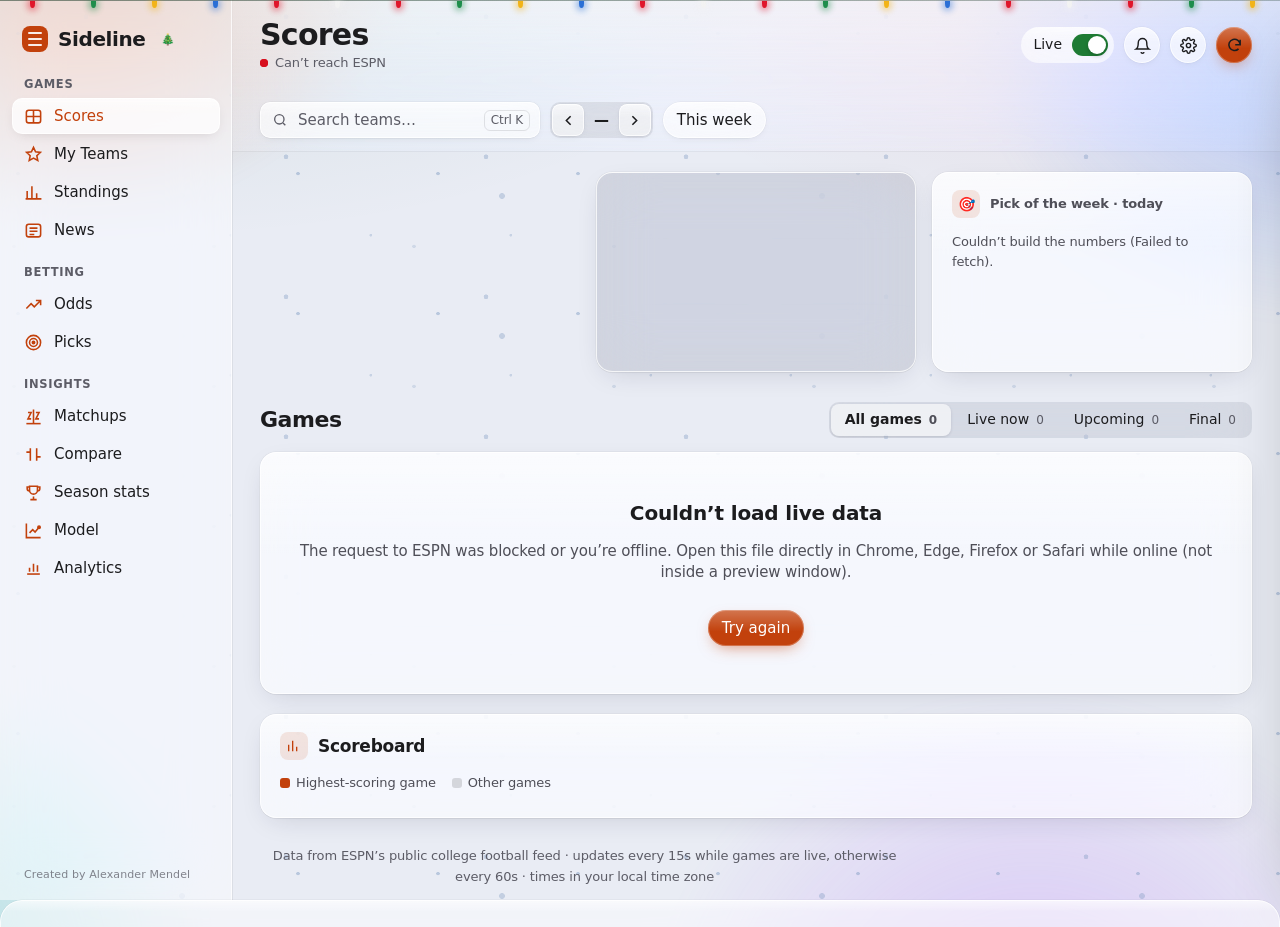
<file: sports/cfb.html>
<!DOCTYPE html>
<html lang="en" data-density="comfy">
<head>
<meta charset="utf-8">
<meta name="viewport" content="width=device-width, initial-scale=1">
<title>CFB · Sideline</title>
<link rel="stylesheet" href="sideline.css">
<link rel="stylesheet" href="motion.css">
<link rel="stylesheet" href="glass.css">
<link rel="stylesheet" href="ease.css">
<link rel="stylesheet" href="holiday.css">
<style>
/* NFL-only components (field diagrams, sport-specific stats) */
.avatar .ini{font-style:normal}
.avatar.xs{width:24px;height:24px;font-size:9px}
.avatar.md{width:40px;height:40px;font-size:14px}
.avatar.lg{width:50px;height:50px;font-size:16px}
.leaders .ld{display:flex;align-items:center;gap:7px;padding:5px 8px;min-width:0}
.leaders .ld>span{min-width:0;overflow:hidden;text-overflow:ellipsis}
.leaders .ld .nmx{white-space:nowrap;color:var(--text);font-weight:500;flex:0 1 auto}
.leaders .ld b{flex:none;font-weight:600}
.leaders .ld small{flex:none;color:var(--dim);font-size:10.5px;margin-left:-4px}
.leaders .ldcap{grid-column:1/-1;padding:2px 10px 0;font-size:11px;color:var(--dim)}
.spot .subs .lead{display:flex;align-items:center;gap:9px}
.spot .subs .lt{display:block;min-width:0;color:inherit;font-size:inherit}
.spot .subs .lt b{font-size:16px}
.tileav{position:absolute;right:10px;top:10px}
.possb{font-size:12px;margin-left:5px}
.sitline{display:block;margin:0 6px;padding:6px 10px;border-radius:12px;font-size:12px;background:rgba(var(--acc-rgb),.1);border:1px solid rgba(var(--acc-rgb),.25);white-space:nowrap;overflow:hidden;text-overflow:ellipsis}
.sitline b{font-weight:600}
.gl2{display:grid;grid-template-columns:1fr 1fr;gap:8px}
.gl2 .cap{grid-column:1/-1;font-size:12px;color:var(--muted);font-weight:500;margin-top:6px}
.gl2 .cap:first-child{margin-top:0}
.gldr{display:flex;align-items:center;gap:10px;padding:8px 10px;border-radius:14px;background:var(--tile);border:1px solid var(--tile-edge);min-width:0}
.gldr .tx{min-width:0;flex:1}
.gldr b{display:block;font-weight:500;font-size:13.5px;white-space:nowrap;overflow:hidden;text-overflow:ellipsis}
.gldr .dv{display:block;font-size:12px;color:var(--muted);white-space:nowrap;overflow:hidden;text-overflow:ellipsis}
.gldr .favstar{margin:0;flex:none}
.play .dd{display:block;color:var(--dim);font-size:11.5px;margin-bottom:2px}
.field .yl{stroke:rgba(var(--fg),.12);stroke-width:1}
.field .yl.mid{stroke:rgba(var(--fg),.3)}
.field .ez{fill:rgba(var(--fg),.07)}
.drv{cursor:pointer}
.drv:hover rect:first-of-type{filter:brightness(1.08)}
.injname{display:flex;align-items:center;gap:8px;min-width:0}
.leadcard .lrow{display:flex;align-items:center;gap:10px;min-width:0}
.leadcard .lrow>span{display:flex;flex-direction:column;gap:5px;min-width:0}
@media (max-width:640px){.gl2{grid-template-columns:1fr}
}</style>
</head>
<body>

<div class="app">
  <aside class="side" aria-label="Sections">
    <div class="brand"><span class="mark" aria-hidden="true"></span>Sideline</div>
    <div class="group" id="tabs">
      <button class="nav on" data-tab="scores" data-label="Scores" aria-label="Scores"><span class="ic"><svg viewBox="0 0 24 24" fill="none" stroke="currentColor" stroke-width="2"><rect x="3" y="4" width="18" height="16" rx="3"/><path d="M12 4v16M3 12h18"/></svg></span>Scores</button>
      <button class="nav" data-tab="mine" data-label="My Teams" aria-label="My Teams"><span class="ic"><svg viewBox="0 0 24 24" fill="none" stroke="currentColor" stroke-width="2"><path d="M12 3l2.6 5.6 6.1.7-4.5 4.2 1.2 6L12 16.6 6.6 19.5l1.2-6L3.3 9.3l6.1-.7z"/></svg></span>My Teams<span class="ct" id="ct-fav"></span></button>
      <button class="nav" data-tab="odds" data-label="Odds" aria-label="Odds"><span class="ic"><svg viewBox="0 0 24 24" fill="none" stroke="currentColor" stroke-width="2"><path d="M3 17l6-6 4 4 8-8M15 7h6v6"/></svg></span>Odds</button>
      <button class="nav" data-tab="picks" data-label="Picks" aria-label="Picks"><span class="ic"><svg viewBox="0 0 24 24" fill="none" stroke="currentColor" stroke-width="2"><circle cx="12" cy="12" r="9"/><circle cx="12" cy="12" r="5"/><circle cx="12" cy="12" r="1.5" fill="currentColor"/></svg></span>Picks<span class="ct" id="ct-picks"></span></button>
      <button class="nav" data-tab="matchup" data-label="Matchups" aria-label="Matchups"><span class="ic"><svg viewBox="0 0 24 24" fill="none" stroke="currentColor" stroke-width="2"><path d="M12 3v18M5 7h4l-4 8h4M15 7h4l-4 8h4"/><path d="M3 21h18"/></svg></span>Matchups</button>
      <button class="nav" data-tab="compare" data-label="Compare" aria-label="Compare"><span class="ic"><svg viewBox="0 0 24 24" fill="none" stroke="currentColor" stroke-width="2"><path d="M8 4v16M16 4v16M3 9h5M16 15h5"/></svg></span>Compare</button>
      <button class="nav" data-tab="season" data-label="Season stats" aria-label="Season stats"><span class="ic"><svg viewBox="0 0 24 24" fill="none" stroke="currentColor" stroke-width="2"><path d="M8 21h8M12 17v4M7 4h10v5a5 5 0 0 1-10 0z"/><path d="M17 5h3v2a3 3 0 0 1-3 3M7 5H4v2a3 3 0 0 0 3 3"/></svg></span>Season stats</button>
      <button class="nav" data-tab="model" data-label="Model accuracy" aria-label="Model accuracy"><span class="ic"><svg viewBox="0 0 24 24" fill="none" stroke="currentColor" stroke-width="2"><path d="M3 3v18h18"/><path d="M7 15l4-4 3 3 5-6"/><circle cx="19" cy="8" r="1.5" fill="currentColor"/></svg></span>Model</button>
      <button class="nav" data-tab="analytics" data-label="Analytics" aria-label="Analytics"><span class="ic"><svg viewBox="0 0 24 24" fill="none" stroke="currentColor" stroke-width="2"><path d="M4 19h16"/><path d="M7 16v-5M12 16V6M17 16v-8"/></svg></span>Analytics</button>
      <button class="nav" data-tab="standings" data-label="Standings" aria-label="Standings"><span class="ic"><svg viewBox="0 0 24 24" fill="none" stroke="currentColor" stroke-width="2"><path d="M4 20V10M10 20V4M16 20v-7M22 20H2"/></svg></span>Standings</button>
      <button class="nav" data-tab="news" data-label="News" aria-label="News"><span class="ic"><svg viewBox="0 0 24 24" fill="none" stroke="currentColor" stroke-width="2"><rect x="3" y="4" width="18" height="16" rx="3"/><path d="M7 9h10M7 13h10M7 17h6"/></svg></span>News</button>
    </div>
    <div class="grow"></div>
  </aside>

  <main>
    <div class="topbar">
      <div class="hello"><div class="hav" id="helloAv"></div><div><h1 id="helloTitle">Welcome back</h1><div class="srow"><span class="dot" id="connDot"></span><span id="updated">Connecting…</span></div></div></div>
      <label class="search glass"><svg viewBox="0 0 24 24" fill="none" stroke="currentColor" stroke-width="2"><circle cx="11" cy="11" r="7"/><path d="M20 20l-3.5-3.5"/></svg>
        <input type="search" id="teamSearch" placeholder="Search teams…" autocomplete="off"><kbd id="kbdHint">⌘K</kbd></label>
      <div class="datebar glass" id="datebar">
        <button class="roundbtn" id="prevDay" aria-label="Previous week"><svg viewBox="0 0 24 24" fill="none" stroke="currentColor" stroke-width="2.2"><path d="M15 6l-6 6 6 6"/></svg></button>
        <label class="datepick"><span class="datelabel" id="dateLabel">—</span><input type="date" id="datePick" aria-label="Jump to the week of a date"></label>
        <button class="roundbtn" id="nextDay" aria-label="Next week"><svg viewBox="0 0 24 24" fill="none" stroke="currentColor" stroke-width="2.2"><path d="M9 6l6 6-6 6"/></svg></button>
      </div>
      <button class="pillbtn glass" id="todayBtn">This week</button>
      <div class="tbreak"></div>
      <div class="spacer"></div>
      <span class="pillbtn glass hidden" id="standSeason" style="cursor:default"></span>
      <div class="themepill glass" id="themePill"><button data-tv="auto"><span class="tdot">◐</span>System</button><button data-tv="light"><span class="tdot">☀</span>Light</button><button data-tv="dark"><span class="tdot">☾</span>Dark</button></div>
      <button class="toggle auto-on glass autopill" id="autoBtn" title="Auto-refresh"><span id="autoLabel">Live</span><span class="switch"></span></button>
      <div class="bellwrap">
        <button class="roundbtn glass" id="bellBtn" aria-label="Alerts"><svg viewBox="0 0 24 24" fill="none" stroke="currentColor" stroke-width="2"><path d="M6 8a6 6 0 1 1 12 0c0 7 3 9 3 9H3s3-2 3-9M10 21a2 2 0 0 0 4 0"/></svg><span class="badge hidden" id="bellBadge">0</span></button>
        <div class="alertpanel glass" id="alertPanel"></div>
      </div>
      <button class="roundbtn glass" id="settingsBtn" aria-label="Settings"><svg viewBox="0 0 24 24" fill="none" stroke="currentColor" stroke-width="2"><circle cx="12" cy="12" r="3"/><path d="M19.4 15a1.7 1.7 0 0 0 .3 1.8l.1.1a2 2 0 1 1-2.8 2.8l-.1-.1a1.7 1.7 0 0 0-1.8-.3 1.7 1.7 0 0 0-1 1.5V21a2 2 0 1 1-4 0v-.1a1.7 1.7 0 0 0-1.1-1.5 1.7 1.7 0 0 0-1.8.3l-.1.1a2 2 0 1 1-2.8-2.8l.1-.1a1.7 1.7 0 0 0 .3-1.8 1.7 1.7 0 0 0-1.5-1H3a2 2 0 1 1 0-4h.1a1.7 1.7 0 0 0 1.5-1.1 1.7 1.7 0 0 0-.3-1.8l-.1-.1a2 2 0 1 1 2.8-2.8l.1.1a1.7 1.7 0 0 0 1.8.3H9a1.7 1.7 0 0 0 1-1.5V3a2 2 0 1 1 4 0v.1a1.7 1.7 0 0 0 1 1.5 1.7 1.7 0 0 0 1.8-.3l.1-.1a2 2 0 1 1 2.8 2.8l-.1.1a1.7 1.7 0 0 0-.3 1.8V9a1.7 1.7 0 0 0 1.5 1H21a2 2 0 1 1 0 4h-.1a1.7 1.7 0 0 0-1.5 1z"/></svg></button>
      <button class="pillbtn accbtn" id="refreshBtn"><svg width="15" height="15" viewBox="0 0 24 24" fill="none" stroke="currentColor" stroke-width="2.2"><path d="M20 11a8 8 0 1 0-2.3 5.7M20 4v7h-7"/></svg>Refresh</button>
    </div>

    <section id="view-scores">
      <div class="hero" id="hero">
        <div class="hsec" data-sec="spot"><span class="drag" draggable="true" title="Drag to rearrange">⋮⋮</span><div id="spotWrap" style="height:100%"></div></div>
        <div class="hsec" data-sec="tiles"><span class="drag" draggable="true" title="Drag to rearrange">⋮⋮</span><div class="tiles glass" id="tiles"></div></div>
        <div class="hsec" data-sec="bet"><span class="drag" draggable="true" title="Drag to rearrange">⋮⋮</span><div class="betbox glass" id="betBox"></div></div>
      </div>
      <div class="sechead"><h2 id="gamesTitle">Games</h2><span class="sub" id="gamesSub"></span><span class="spacer"></span>
<div class="roomtabs glass" id="filters">
      <button class="nav on" data-f="all"><span class="ic"><svg viewBox="0 0 24 24" fill="none" stroke="currentColor" stroke-width="2"><circle cx="12" cy="12" r="9"/><path d="M3 12h18M12 3a14 14 0 0 1 0 18M12 3a14 14 0 0 0 0 18"/></svg></span>All games<span class="ct" id="ct-all">0</span></button>
      <button class="nav" data-f="in"><span class="ic"><svg viewBox="0 0 24 24" fill="none" stroke="currentColor" stroke-width="2"><circle cx="12" cy="12" r="3" fill="currentColor"/><path d="M5.6 5.6a9 9 0 0 0 0 12.8M18.4 5.6a9 9 0 0 1 0 12.8"/></svg></span>Live now<span class="ct" id="ct-in">0</span></button>
      <button class="nav" data-f="pre"><span class="ic"><svg viewBox="0 0 24 24" fill="none" stroke="currentColor" stroke-width="2"><circle cx="12" cy="12" r="9"/><path d="M12 7v5l3 2"/></svg></span>Upcoming<span class="ct" id="ct-pre">0</span></button>
      <button class="nav" data-f="post"><span class="ic"><svg viewBox="0 0 24 24" fill="none" stroke="currentColor" stroke-width="2"><path d="M5 12l5 5L20 7"/></svg></span>Final<span class="ct" id="ct-post">0</span></button>
    </div>
      </div>
      <div class="grid" id="games"></div>
      <div class="hsec panel glass" data-sec="chart" id="chartBelow" style="margin-top:20px">
          <div class="ph"><span class="pic"><svg viewBox="0 0 24 24" fill="none" stroke="currentColor" stroke-width="2"><path d="M4 20V10M10 20V4M16 20v-7"/></svg></span><h3>Scoreboard</h3><span class="sub" id="chartSub"></span></div>
          <div class="legend"><span><i class="lg-home"></i>Highest-scoring game</span><span><i style="background:rgba(var(--fg),.18)"></i>Other games</span></div>
          <div class="chartbox" id="ptsChart"><div class="tip" id="ptsTip"></div></div>
        </div>
    </section>

    <section id="view-mine" class="hidden"><div class="mine-grid" id="mine"></div></section>

    <section id="view-odds" class="hidden">
      <div class="betbox glass" id="oddsBet" style="margin-bottom:16px"></div>
      <div class="panel glass">
        <div class="ph"><span class="pic"><svg viewBox="0 0 24 24" fill="none" stroke="currentColor" stroke-width="2"><path d="M3 17l6-6 4 4 8-8M15 7h6v6"/></svg></span><h3>Odds board</h3><span class="sub" id="oddsSub"></span><span class="spacer"></span>
          <a class="pillbtn glass sm" href="https://sportsbook.draftkings.com/leagues/football/ncaaf" target="_blank" rel="noopener">Open DraftKings ↗</a></div>
        <div class="oddsboard" id="oddsBoard"></div>
      </div>
      <p class="rg">Lines are DraftKings odds as reported through ESPN’s feed (DraftKings is ESPN’s official odds provider). They refresh with the dashboard, can trail the sportsbook by a minute or more, and in-game lines aren’t always published. “Fair win %” is the moneyline’s implied probability with the sportsbook’s margin removed. Make your own picks for fun on the Picks page. 21+ only. If gambling stops being fun, call 1-800-GAMBLER.</p>
    </section>

    <section id="view-picks" class="hidden"><div id="syncBar"></div><div id="parlayBox"></div><div id="mpBox"></div><div class="picks-grid" id="picks"></div></section>
    <section id="view-matchup" class="hidden"><div id="matchup"></div></section>
    <section id="view-compare" class="hidden"><div id="compare"></div></section>

    <section id="view-season" class="hidden"><div id="season"></div></section>

    <section id="view-model" class="hidden"><div id="modelTrack"></div></section>
    <section id="view-analytics" class="hidden"><div id="analytics"></div></section>
    <section id="view-standings" class="hidden">
      <div class="stand-grid" id="standings"></div>
      <div class="keyrow"><span><i style="background:var(--acc)"></i>Division leader (1–4)</span><span><i style="background:var(--inv-bg)"></i>Wild card (5–7)</span><span style="color:var(--dim)">Click a column to sort</span></div>
    </section>

    <section id="view-news" class="hidden"><div class="news" id="news"></div></section>
    <p class="note" style="text-align:center;margin-top:28px">Data from ESPN’s public college football feed · updates every 15s while games are live, otherwise every 60s · times in your local time zone</p>
  </main>
</div>

<div class="scrim" id="scrim"></div>
<aside class="drawer glass" id="drawer" aria-hidden="true">
  <div class="dhead"><div class="t" id="dTitle">Game</div>
    <button class="roundbtn glass" id="dRefresh" aria-label="Refresh game"><svg viewBox="0 0 24 24" fill="none" stroke="currentColor" stroke-width="2.2"><path d="M20 11a8 8 0 1 0-2.3 5.7M20 4v7h-7"/></svg></button>
    <button class="roundbtn glass" id="dClose" aria-label="Close"><svg viewBox="0 0 24 24" fill="none" stroke="currentColor" stroke-width="2.2"><path d="M6 6l12 12M18 6L6 18"/></svg></button></div>
  <div class="dbody" id="dBody"></div>
</aside>
<div class="scrim" id="mscrim" style="z-index:55"></div>
<div class="modal glass" id="picker" role="dialog" aria-modal="true">
  <div class="mhead"><h3 id="pTitle">Pick</h3><button class="roundbtn glass" id="pClose" style="width:36px;height:36px" aria-label="Close"><svg viewBox="0 0 24 24" fill="none" stroke="currentColor" stroke-width="2.2"><path d="M6 6l12 12M18 6L6 18"/></svg></button></div>
  <div class="mbody" id="pBody"></div>
</div>
<div class="toasts" id="toasts"></div>
<script src="../learn/predict.js"></script>
<script src="analytics.js"></script>
<script src="books.js"></script>
<script>
(() => {
'use strict';
/* =====================================================================
   Core utilities
   ===================================================================== */
const API = 'https://site.api.espn.com/apis/site/v2/sports/football/college-football';
const GROUPS = 'groups=80';   // FBS — the division the polls and conference standings cover
const STANDINGS_API = 'https://site.api.espn.com/apis/v2/sports/football/college-football/standings?level=3';   // by conference
const RANK_API = `${API}/rankings`;                // AP Top 25 and the Coaches Poll
const POLLS = ['ap', 'usa'];                       // ESPN also returns the FCS, Division II and Division III polls
const ATHLETE_API = 'https://site.web.api.espn.com/apis/common/v3/sports/football/college-football/athletes';
const CUR = `${API}/scoreboard?${GROUPS}&limit=200`;   // the current college week
const LIVE_MS = 15000, IDLE_MS = 60000;

const $ = s => document.querySelector(s);
const $$ = (s, el = document) => [...el.querySelectorAll(s)];
const esc = v => String(v ?? '').replace(/[&<>"']/g, c => ({ '&': '&amp;', '<': '&lt;', '>': '&gt;', '"': '&quot;', "'": '&#39;' }[c]));
const num = v => { const n = parseFloat(String(v ?? '').replace(/[^0-9.\-]/g, '')); return isFinite(n) ? n : null; };
const hex = c => c && /^#?[0-9a-f]{3,8}$/i.test(c) ? (c[0] === '#' ? c : '#' + c) : null;
const ymd = d => `${d.getFullYear()}${String(d.getMonth() + 1).padStart(2, '0')}${String(d.getDate()).padStart(2, '0')}`;
const isoDay = d => `${d.getFullYear()}-${String(d.getMonth() + 1).padStart(2, '0')}-${String(d.getDate()).padStart(2, '0')}`;
const sameDay = (a, b) => ymd(a) === ymd(b);
const rgbOf = h => { h = h.replace('#', ''); if (h.length === 3) h = h.split('').map(c => c + c).join(''); return [0, 2, 4].map(i => parseInt(h.slice(i, i + 2), 16)).join(','); };
if (!/Mac|iPhone|iPad/.test(navigator.platform)) $('#kbdHint').textContent = 'Ctrl K';

/* Built-in team list, so picking a team works even if ESPN's team list can't load */
const TEAMS_STATIC = [
  [61, 'UGA', 'Georgia Bulldogs', 'ba0c2f'], [254, 'UTAH', 'Utah Utes', 'cc0000'], [87, 'ND', 'Notre Dame Fighting Irish', '0c2340'],
  [26, 'UCLA', 'UCLA Bruins', '2d68c4'], [2390, 'MIA', 'Miami Hurricanes', '005030'], [333, 'BAMA', 'Alabama Crimson Tide', '9e1b32'],
  [194, 'OSU', 'Ohio State Buckeyes', 'bb0000'], [130, 'MICH', 'Michigan Wolverines', '00274c'], [251, 'TEX', 'Texas Longhorns', 'bf5700'],
  [57, 'FLA', 'Florida Gators', '0021a5'], [99, 'LSU', 'LSU Tigers', '461d7c'], [2633, 'TENN', 'Tennessee Volunteers', 'ff8200'],
  [228, 'CLEM', 'Clemson Tigers', 'f66733'], [52, 'FSU', 'Florida State Seminoles', '782f40'], [201, 'OU', 'Oklahoma Sooners', '841617'],
  [2305, 'KU', 'Kansas Jayhawks', '0051ba'], [275, 'WISC', 'Wisconsin Badgers', 'c5050c'], [2294, 'IOWA', 'Iowa Hawkeyes', 'ffcd00'],
  [213, 'PSU', 'Penn State Nittany Lions', '002e5f'], [127, 'MSU', 'Michigan State Spartans', '18453b'], [2483, 'ORE', 'Oregon Ducks', '154733'],
  [264, 'WASH', 'Washington Huskies', '4b2e83'], [30, 'USC', 'USC Trojans', '990000'], [2628, 'TCU', 'TCU Horned Frogs', '4d1979'],
  [245, 'TAMU', 'Texas A&M Aggies', '500000', ], [2, 'AUB', 'Auburn Tigers', '03244d'], [2567, 'SMU', 'SMU Mustangs', '0033a0'],
  [97, 'LOU', 'Louisville Cardinals', 'ad0000'], [153, 'UNC', 'North Carolina Tar Heels', '7bafd4'], [259, 'VT', 'Virginia Tech Hokies', '630031'],
  [258, 'UVA', 'Virginia Cavaliers', '232d4b'], [66, 'ISU', 'Iowa State Cyclones', 'c8102e']
].map(([id, abbreviation, displayName, color]) => ({ id: String(id), abbreviation, displayName, shortDisplayName: displayName.split(' ').slice(0, -1).join(' '), color, logo: `https://a.espncdn.com/i/teamlogos/ncaa/500/${id}.png` }));

let ringN = 0;
function ring(p, { size = 92, stroke = 9, value = '', label = '', away = false } = {}) {
  p = Math.max(0, Math.min(1, p || 0));
  const r = (size - stroke) / 2, c = 2 * Math.PI * r, id = 'rg' + (++ringN), cx = size / 2;
  const [g1, g2] = away ? [COL.awayB || '#b9b5f2', COL.away || '#8d88dc'] : [COL.ringA || '#ffc24a', COL.ringB || '#ff7f3f'];
  return `<svg class="ring" width="${size}" height="${size}" viewBox="0 0 ${size} ${size}" role="img" aria-label="${esc(label)} ${esc(value)}">
    <defs><linearGradient id="${id}" x1="0" y1="0" x2="1" y2="1"><stop offset="0" stop-color="${g1}"/><stop offset="1" stop-color="${g2}"/></linearGradient></defs>
    <circle cx="${cx}" cy="${cx}" r="${r}" fill="none" stroke="rgba(${COL.fg || '40,38,62'},.1)" stroke-width="${stroke}"/>
    <circle cx="${cx}" cy="${cx}" r="${r}" fill="none" stroke="url(#${id})" stroke-width="${stroke}" stroke-linecap="round" stroke-dasharray="${(c * p).toFixed(1)} ${c.toFixed(1)}" transform="rotate(-90 ${cx} ${cx})"/>
    <text class="rv" x="${cx}" y="${cx + (label ? 2 : 5)}" text-anchor="middle" font-size="${Math.round(size * .2)}">${esc(value)}</text>
    ${label ? `<text class="rl" x="${cx}" y="${cx + size * .18}" text-anchor="middle" font-size="${Math.max(9, Math.round(size * .11))}">${esc(label)}</text>` : ''}</svg>`;
}
function updateHello() {   // the large title names the current section
  const on = document.querySelector('#tabs .nav.on');
  const el = document.getElementById('helloTitle'); if (el) el.textContent = on ? (on.dataset.label || on.textContent.trim()) : 'Scores';
}
const apRank = c => { const r = c?.curatedRank?.current; return r && r > 0 && r < 26 ? `<span class="ap">${r}</span>` : ''; };
const logoImg = (team, cls = '') => {
  const src = team?.logo || team?.logos?.[0]?.href || TEAMS_STATIC.find(t => t.id === String(team?.id))?.logo;
  return src ? `<img class="${cls}" src="${esc(src)}" alt="" loading="lazy" onerror="this.style.visibility='hidden'">`
             : `<div class="logo-ph ${cls}">${esc(team?.abbreviation || '?')}</div>`;
};
const hatch = (id, color, bg) => `<pattern id="${id}" width="7" height="7" patternUnits="userSpaceOnUse" patternTransform="rotate(45)"><rect width="7" height="7" fill="${bg}"/><rect width="3" height="7" fill="${color}"/></pattern>`;

async function getJSON(url, ms = 15000) {
  const ctl = new AbortController();
  const timer = setTimeout(() => ctl.abort(), ms);
  try {
    const r = await fetch(url, { signal: ctl.signal });
    if (!r.ok) throw new Error(`ESPN returned HTTP ${r.status}`);
    return await r.json();
  } catch (e) {
    if (e.name === 'AbortError') throw new Error('ESPN took too long to respond');
    throw e;
  } finally { clearTimeout(timer); }
}
const CACHE = new Map();
async function cached(url, ttl) {
  const c = CACHE.get(url);
  if (c && Date.now() - c.t < ttl) return c.v;
  const v = await getJSON(url);
  CACHE.set(url, { t: Date.now(), v });
  return v;
}
const safe = p => p.then(v => v, e => { console.warn('[gridiron]', e && e.message || e); return null; });
async function pool(items, n, fn) { const out = []; let i = 0; await Promise.all(Array.from({ length: Math.min(n, items.length) }, async () => { while (i < items.length) { const k = i++; out[k] = await fn(items[k]); } })); return out; }

/* Saved data (this browser only) */
const store = {
  ok: true,
  get(k, d) { try { const v = localStorage.getItem(k); return v ? JSON.parse(v) : d; } catch (e) { this.ok = false; return d; } },
  set(k, v) { try { localStorage.setItem(k, JSON.stringify(v)); } catch (e) { this.ok = false; } }
};
try { localStorage.setItem('tailgate.test', '1'); localStorage.removeItem('tailgate.test'); } catch (e) { store.ok = false; }
const storageBanner = () => store.ok ? '' : `<div class="banner">⚠️ <div><b>This browser window isn’t letting the dashboard save anything.</b> Your favorites, picks and settings work for now but reset when you close it. That happens in private/incognito windows and in file previews (for example inside a chat app or email). Download the file and open it directly in Chrome, Edge, Safari or Firefox to keep them.</div></div>`;

/* =====================================================================
   Settings, theme, layout
   ===================================================================== */
const ACCENTS = {   // l/li = light-mode fill and ink, d/di = dark-mode fill and ink (all >= 4.5:1)
  sunset: { l: '#c2410c', li: '#fff', d: '#ff8a3d', di: '#1a0a00', name: 'Orange' },
  lime: { l: '#1e7b34', li: '#fff', d: '#4ade80', di: '#06210c', name: 'Green' },
  sky: { l: '#0064d2', li: '#fff', d: '#5aa9ff', di: '#001833', name: 'Blue' },
  rose: { l: '#c2255c', li: '#fff', d: '#ff8cb4', di: '#2a0412', name: 'Pink' },
  violet: { l: '#6741d9', li: '#fff', d: '#b197fc', di: '#160b33', name: 'Purple' }
};
Object.values(ACCENTS).forEach(a => { a.c = a.c2 = a.l; a.ink = a.li; a.dark = a.l; });
const FANTASY_PRESETS = {
  'PPR': { PYD: 0.04, PTD: 4, INT: -2, RYD: 0.1, RTD: 6, REC: 1, REYD: 0.1, RETD: 6, FUML: -2, BON: 0 },
  'Half-PPR': { PYD: 0.04, PTD: 4, INT: -2, RYD: 0.1, RTD: 6, REC: 0.5, REYD: 0.1, RETD: 6, FUML: -2, BON: 0 },
  'Standard': { PYD: 0.04, PTD: 4, INT: -2, RYD: 0.1, RTD: 6, REC: 0, REYD: 0.1, RETD: 6, FUML: -2, BON: 0 },
  'DraftKings-style': { PYD: 0.04, PTD: 4, INT: -1, RYD: 0.1, RTD: 6, REC: 1, REYD: 0.1, RETD: 6, FUML: -1, BON: 3 }
};
const SEC_NAMES = { spot: 'Spotlight game', tiles: 'Stat tiles', bet: 'Pick of the week', chart: 'Scoreboard chart' };
const SKEY = 'tailgate.settings.v1';
const DEF = {
  theme: 'auto', accent: 'sunset', density: 'comfy', look: 5,
  layout: ['spot', 'tiles', 'bet', 'chart'], hidden: [],
  alerts: { on: true, tip: true, clutch: true, clutchMine: false, milestone: true, yds: 100, td: true, final: true, picks: true, sound: false, desktop: false },
  fantasy: { ...FANTASY_PRESETS['PPR'] }
};
const loaded = store.get(SKEY, {});
const SET = { ...DEF, ...loaded, alerts: { ...DEF.alerts, ...(loaded.alerts || {}) }, fantasy: { ...DEF.fantasy, ...(loaded.fantasy || {}) } };
if (SET.look !== 6) { SET.theme = 'auto'; SET.accent = 'sunset'; SET.look = 6; }   // redesign: follow the system appearance by default
try { matchMedia('(prefers-color-scheme: dark)').addEventListener('change', () => { if (SET.theme === 'auto') { applySettings(); rerenderAll(); } }); } catch (e) {}
if (!ACCENTS[SET.accent]) SET.accent = 'sunset';
if (!Array.isArray(SET.layout)) SET.layout = [...DEF.layout];
SET.layout = SET.layout.filter(k => SEC_NAMES[k]);
Object.keys(SEC_NAMES).forEach(k => { if (!SET.layout.includes(k)) SET.layout.splice(k === 'bet' ? Math.min(2, SET.layout.length) : SET.layout.length, 0, k); });
const saveSet = () => store.set(SKEY, SET);
const COL = {};
function applySettings() {
  const root = document.documentElement;
  const eff = SET.theme === 'auto' ? (window.matchMedia && matchMedia('(prefers-color-scheme: dark)').matches ? 'dark' : 'light') : SET.theme;
  root.dataset.theme = eff;
  root.dataset.density = SET.density;
  const a = ACCENTS[SET.accent] || ACCENTS.sunset, light = eff === 'light';
  const fill = light ? a.l : a.d, ink = light ? a.li : a.di;
  a.c = a.c2 = fill; a.ink = ink;
  root.style.setProperty('--acc', fill);
  root.style.setProperty('--acc2', fill);
  root.style.setProperty('--acc-ink', ink);
  root.style.setProperty('--acc-rgb', rgbOf(fill));
  root.style.setProperty('--acc-text', fill);
  root.style.setProperty('--grad', `linear-gradient(${fill},${fill})`);
  root.style.setProperty('--grad-v', `linear-gradient(${fill},${fill})`);
  COL.ringA = fill; COL.ringB = fill;
  COL.home = fill;
  COL.homeRgb = rgbOf(fill);
  COL.away = light ? '#6e7b91' : '#9aa6bc';
  COL.awayB = COL.away;
  COL.fg = light ? '60,60,67' : '235,235,245';
  root.style.setProperty('--home', COL.home);
  root.style.setProperty('--away', COL.away);
  root.style.setProperty('--away-soft', light ? 'rgba(110,123,145,.3)' : 'rgba(154,166,188,.3)');
  $('#datePick').style.colorScheme = light ? 'light' : 'dark';
  $$('#themePill button').forEach(b => b.classList.toggle('on', b.dataset.tv === SET.theme));
  updateHello();
  applyLayout();
}
function applyLayout() {
  $$('.hsec').forEach(el => {               // the Scoreboard chart now sits below the games
    const k = el.dataset.sec;
    el.style.order = SET.layout.indexOf(k);
    el.classList.toggle('hidden', SET.hidden.includes(k));
  });
}

/* =====================================================================
   Favorites, picks, compare (saved)
   ===================================================================== */
const FKEY = 'tailgate.favorites.v1', PKEY = 'tailgate.picks.v1', CKEY = 'tailgate.compare.v1', AKEY = 'tailgate.alerts.v1';
const NS = FKEY.split('.')[0];                      // this league's own storage, stamped so another league's teams can never show up here
const SAVED = store.get(FKEY, {});
const FAV = SAVED.ns && SAVED.ns !== NS ? { teams: [], players: [] } : { teams: [], players: [], ...SAVED };
if (!Array.isArray(FAV.players)) FAV.players = [];
if (!Array.isArray(FAV.teams)) FAV.teams = [];
if (FAV.teamId != null && !FAV.teams.length) FAV.teams = [String(FAV.teamId)];   // one favorite team became a list of them
delete FAV.teamId;
FAV.teams = FAV.teams.map(String);
FAV.ns = NS;
if (SAVED.ns && SAVED.ns !== NS) store.set(FKEY, FAV);   // another league's list: clear it out rather than leave it sitting there
const PICKS = store.get(PKEY, {});
const CMP = store.get(CKEY, [null, null]);
const saveFav = () => { store.set(FKEY, FAV); updateCounts(); updateHello(); };
const savePicks = () => { store.set(PKEY, PICKS); updateCounts(); try { syncNote(); } catch (e) {} };
const saveCmp = () => store.set(CKEY, CMP);
const wkKey = w => w ? `${w.y}-${w.t}-${w.w}` : null;
const SPORTX = {
  id: 'cfb', move: { sp: 1.5, tot: 1.5 },
  unit: 'week',
  curKey: () => wkKey(state.curWk),
  nextKey: () => wkKey(nextWeekOf(state.curWk)),
  shownKey: () => wkKey(state.shown) || wkKey(state.curWk),
  label: k => { if (!k) return ''; const [y, t, w] = k.split('-').map(Number); try { return weekTitle({ y, t, w }); } catch { return `Week ${w}`; } },
  cmp: (a, b) => { const A = a.split('-').map(Number), B = b.split('-').map(Number); for (let i = 0; i < 3; i++) if (A[i] !== B[i]) return A[i] - B[i]; return 0; }
};
const INS = {
  unit: 'points', d: 1, tickD: 0, pyExp: 2.37,
  off: T => T.pts, def: T => T.opp, offLabel: 'Points scored per game', defLabel: 'Points allowed per game',
  colNote: 'Yardage, efficiency and ball security per game',
  teamCols: [
    { k: 'PTS/G', get: T => T.pts, d: 1 }, { k: 'OPP/G', get: T => T.opp, d: 1, lower: true }, { k: 'YDS/G', get: T => T.ypg, d: 1 }, { k: 'OPP YDS/G', get: T => T.oypg, d: 1, lower: true },
    { k: 'PASS/G', get: T => T.pass, d: 1 }, { k: 'RUSH/G', get: T => T.rush, d: 1 },
    { k: 'PTS/100 YDS', get: T => T.ypg ? T.pts / T.ypg * 100 : null, d: 1, tip: 'How well yards turn into points' },
    { k: '3RD%', get: T => T.third, d: 1, tip: 'Third-down conversion rate' }, { k: 'TO DIFF', get: T => T.to, d: 0, sign: true, tip: 'Takeaways minus giveaways' },
    { k: 'SACKS/G', get: T => T.sk, d: 1, lower: true, tip: 'Sacks taken per game' }, { k: 'PEN YDS/G', get: T => T.pen, d: 1, lower: true }
  ],
  players: [
    { title: 'Adjusted net yards per attempt', sub: 'QB efficiency with TDs, picks and sacks · 100+ attempts', url: () => offUrl('offense:passing', 'passing.passingAttempts'), d: 2,
      metric: m => { const g = k => num(m['passing.' + k]) || 0, att = g('passingAttempts'), sk = g('sacks'); return att >= 100 ? (g('passingYards') + 20 * g('passingTouchdowns') - 45 * g('interceptions') - g('sackYardsLost')) / (att + sk) : null; } },
    { title: 'Yards per carry', sub: '60+ carries', url: () => offUrl('offense:rushing', 'rushing.rushingYards'), d: 2,
      metric: m => { const a = num(m['rushing.rushingAttempts']), y = num(m['rushing.rushingYards']); return a >= 60 ? y / a : null; } },
    { title: 'Yards per target', sub: '30+ targets', url: () => offUrl('offense:receiving', 'receiving.receivingYards'), d: 2,
      metric: m => { const t = num(m['receiving.receivingTargets']), y = num(m['receiving.receivingYards']); return t >= 30 ? y / t : null; } },
    { title: 'Catch rate', sub: 'receptions per target · 30+ targets', url: () => offUrl('offense:receiving', 'receiving.receivingYards'), d: 1, unit: '%',
      metric: m => { const t = num(m['receiving.receivingTargets']), r = num(m['receiving.receptions']); return t >= 30 ? r / t * 100 : null; } }
  ],
  extraCards: L => {
    const to = [...L].filter(x => x.T.to != null).sort((a, b) => b.T.to - a.T.to)[0], ef = [...L].filter(x => x.T.ypg).sort((a, b) => b.T.pts / b.T.ypg - a.T.pts / a.T.ypg)[0];
    return [to && { icon: '🧤', title: 'Best turnover margin', x: to, text: `${to.T.to > 0 ? '+' : ''}${fxd(to.T.to, 0)} in takeaways minus giveaways.` },
      ef && { icon: '⚙️', title: 'Most efficient offense', x: ef, text: `${fxd(ef.T.pts / ef.T.ypg * 100, 1)} points for every 100 yards gained.` }].filter(Boolean);
  }
};
const fr = (m, k, i) => bn(m, k, i);
const KEYS = [
  { title: 'Put up points', off: T => T.pts, def: O => O.opp, defHigh: true,
    say: (X, O, xv, ov, xr, or) => `${X.abbr} score ${fxd(xv, 1)} points a game (${ordN(xr)}) and ${O.abbr} give up ${fxd(ov, 1)} (${ordWorst(or)}).` },
  { title: 'Move the ball', off: T => T.ypg, def: O => O.oypg, defHigh: true, check: (a, b) => moreThan(bn(a, 'totalYards'), bn(b, 'totalYards')),
    say: (X, O, xv, ov, xr, or) => `${X.abbr} gain ${fxd(xv, 0)} yards a game (${ordN(xr)}) and ${O.abbr} allow ${fxd(ov, 0)} (${ordWorst(or)}). Sustained drives wear a defense down.` },
  { title: 'Win the turnover battle', off: T => T.to, def: O => O.to, defHigh: false, check: (a, b) => moreThan(bn(b, 'turnovers'), bn(a, 'turnovers')),
    say: (X, O, xv, ov, xr, or) => `${X.abbr} are ${xv > 0 ? '+' : ''}${fxd(xv, 0)} in turnover margin (${ordN(xr)}) and ${O.abbr} are ${ov > 0 ? '+' : ''}${fxd(ov, 0)} (${ordWorst(or)}). Extra possessions swing games.` },
  { title: 'Stay ahead on third down', off: T => T.third, check: (a, b) => { const p = m => { const x = bn(m, 'thirdDownEff', 0), y = bn(m, 'thirdDownEff', 1); return y ? x / y : null; }; return moreThan(p(a), p(b)); },
    say: (X, O, xv, ov, xr) => `${X.abbr} convert ${fxd(xv, 1)}% of third downs (${ordN(xr)}). Staying on schedule keeps their offense on the field.` },
  { title: 'Establish the run', off: T => T.rush, check: (a, b) => moreThan(bn(a, 'rushingYards'), bn(b, 'rushingYards')),
    say: (X, O, xv, ov, xr) => `${X.abbr} run for ${fxd(xv, 0)} yards a game (${ordN(xr)}). Leaning on the ground game controls the clock.` },
  { title: 'Win through the air', off: T => T.pass, check: (a, b) => moreThan(bn(a, 'netPassingYards'), bn(b, 'netPassingYards')),
    say: (X, O, xv, ov, xr) => `${X.abbr} throw for ${fxd(xv, 0)} net yards a game (${ordN(xr)}). Their passing game is the main weapon.` },
  { title: 'Protect the quarterback', off: T => T.sk, offLower: true, check: (a, b) => moreThan(fr(b, 'sacksYardsLost', 0), fr(a, 'sacksYardsLost', 0)),
    say: (X, O, xv, ov, xr) => `${X.abbr} allow just ${fxd(xv, 1)} sacks a game (${ordN(xr)}-fewest). A clean pocket keeps drives alive.` },
  { title: 'Play clean football', off: T => T.pen, offLower: true, check: (a, b) => moreThan(fr(b, 'totalPenaltiesYards', 1), fr(a, 'totalPenaltiesYards', 1)),
    say: (X, O, xv, ov, xr) => `${X.abbr} give up ${fxd(xv, 0)} penalty yards a game (${ordN(xr)}-fewest). Avoiding flags avoids free yards.` },
  { title: 'Lock down the defense', off: T => T.opp, offLower: true, def: O => O.pts, defHigh: false,
    say: (X, O, xv, ov, xr, or) => `${X.abbr} allow ${fxd(xv, 1)} points a game (${ordN(xr)}-fewest) and ${O.abbr} score ${fxd(ov, 1)} (${ordWorst(or)}). A low-scoring game favors them.` }
];
/* =====================================================================
   Pick of the day — every day's pick is saved in this browser and
   shown again when you look back at that day
   ===================================================================== */
const DKEY = PKEY.replace('.picks.', '.daypicks.');
const DAYPICKS = store.get(DKEY, {});
const saveDayPicks = () => store.set(DKEY, DAYPICKS);
const slimTeam = t => t ? { id: String(t.id ?? ''), abbreviation: t.abbreviation || '', shortDisplayName: t.shortDisplayName || t.displayName || t.abbreviation || '', displayName: t.displayName || '', logo: t.logo || teamById(t.id)?.logo || '', color: t.color || '' } : null;
function logBest(b) {
  if (!b || !b.ok) return;
  const key = /today|this week/.test(b.when || 'today') ? SPORTX.curKey() : SPORTX.nextKey();
  if (!key) return;
  b.key = key;
  if (!b.top) return;
  const prev = DAYPICKS[key];
  if (prev && (prev.result || new Date(prev.date) <= new Date())) return;   // a pick locks once its game starts
  const c = b.top;
  DAYPICKS[key] = { key, label: SPORTX.label(key), evId: String(c.ev.id), date: c.ev.date, side: c.side, team: slimTeam(c.team), opp: slimTeam(c.opp), p: c.p, model: c.model, market: c.market, ml: c.ml, savedAt: Date.now(), result: null, final: '' };
  saveDayPicks();
}
async function computeBest() { const b = await computeBestRaw(); try { logBest(b); } catch (e) { console.error(e); } try { logModelPicks(b); } catch (e) { console.error(e); } return b; }
function gradeDayPick(dp, comps, done) {
  if (!dp || dp.result || !done) return false;
  const me = comps.find(x => String(x.team?.id ?? x.id) === String(dp.team?.id)), op = comps.find(x => x !== me);
  if (!me || !op) return false;
  const a = num(scoreVal(me.score)), b = num(scoreVal(op.score));
  const tie = me.winner == null && op.winner == null && a != null && a === b;
  const won = me.winner === true || (me.winner == null && a != null && b != null && a > b);
  dp.result = tie ? 'P' : won ? 'W' : 'L';
  dp.final = `${dp.team?.abbreviation || ''} ${a ?? ''}–${b ?? ''} ${dp.opp?.abbreviation || ''}`;
  return true;
}
function gradeDayPicks(evs) {
  const open = {}; Object.values(DAYPICKS).forEach(dp => { if (!dp.result) open[dp.evId] = dp; });
  let ch = false;
  (evs || []).forEach(ev => { const dp = open[String(ev.id)]; if (dp && gradeDayPick(dp, ev.competitions?.[0]?.competitors || [], statusOf(ev).state === 'post')) ch = true; });
  if (ch) saveDayPicks();
}
let dayGradeBusy = false;
async function gradeOldDayPicks() {
  if (dayGradeBusy) return; dayGradeBusy = true;
  try {
    const due = Object.values(DAYPICKS).filter(dp => !dp.result && Date.now() - new Date(dp.date) > 3 * 3600e3).slice(0, 6);
    if (!due.length) return;
    let ch = false;
    await pool(due, 3, async dp => { const s = await safe(cached(`${API}/summary?event=${dp.evId}`, 3e5)); const hc = s?.header?.competitions?.[0]; if (hc && gradeDayPick(dp, hc.competitors || [], !!hc.status?.type?.completed)) ch = true; });
    if (ch) { saveDayPicks(); renderBetBox('#betBox'); if (state.tab === 'odds') renderBetBox('#oddsBet', true); }
  } finally { dayGradeBusy = false; }
}
function dayRecord() {
  const g = Object.values(DAYPICKS).filter(dp => dp.result === 'W' || dp.result === 'L').sort((a, b) => new Date(a.date) - new Date(b.date));
  const w = g.filter(x => x.result === 'W').length;
  return { w, l: g.length - w, n: g.length, last: g.slice(-10) };
}
const dpChip = (dp, started) => dp.result === 'W' ? `<span class="chip win">✓ Hit · ${esc(dp.final)}</span>` : dp.result === 'L' ? `<span class="chip loss">✗ Missed · ${esc(dp.final)}</span>` : dp.result === 'P' ? `<span class="chip pre">Push · ${esc(dp.final)}</span>` : started ? '<span class="chip live"><i></i>In progress</span>' : '<span class="chip pre">Locked in</span>';
function renderBetBox(sel, wide) {
  const box = $(sel); if (!box) return;
  const b = state.best;
  if (!b || Date.now() - b.at > 60000) {
    if (!state.bestLoading) computeBest().then(() => { renderBetBox('#betBox'); if (state.tab === 'odds') renderBetBox('#oddsBet', true); });
    if (!b) { box.innerHTML = '<div class="skeleton" style="height:100%;min-height:180px;border:0"></div>'; return; }
  }
  gradeOldDayPicks();
  const cur = SPORTX.curKey(), view = SPORTX.shownKey() || cur;
  const saved = view ? DAYPICKS[view] : null, live = b.ok && b.top && b.key && b.key === view;
  const pct = x => x == null ? '—' : Math.round(x * 100) + '%';
  const head = `<div class="tag"><span class="ic">🎯</span>Pick of the ${SPORTX.unit} · ${esc(view ? SPORTX.label(view) : 'today')}</div>`;
  const R = dayRecord();
  const recLine = R.n ? `<div class="betrec"><span>Pick of the ${SPORTX.unit} record <b>${R.w}–${R.l}</b> (${Math.round(R.w / R.n * 100)}%)</span><span class="dots">${R.last.map(x => `<i class="${x.result === 'W' ? 'w' : 'l'}" title="${esc(x.label)}: ${esc(x.team?.abbreviation)} ${x.result === 'W' ? 'hit' : 'missed'} (${esc(x.final)})"></i>`).join('')}</span></div>` : '';
  const hist = wide ? (() => {
    const all = Object.values(DAYPICKS).sort((a, b2) => new Date(b2.date) - new Date(a.date)).slice(0, 10);
    return all.length ? `<div class="sublabel">Recent picks</div><div class="dphist">${all.map(dp => `<button class="dprow" data-ev="${esc(dp.evId)}"><span class="d">${esc(dp.label)}</span>${logoImg(dp.team)}<span><b>${esc(dp.team?.abbreviation)}</b> ${dp.side === 'home' ? 'vs' : '@'} ${esc(dp.opp?.abbreviation || '')}</span><span class="p">${pct(dp.p)}</span>${dpChip(dp, new Date(dp.date) <= new Date())}</button>`).join('')}</div>` : '';
  })() : '';
  const fine = `<div class="betfine">Each ${SPORTX.unit}’s pick is the single outcome with the highest estimated chance, combining the learning model with DraftKings’ moneyline (margin removed)${LEARN.model?.blend ? `, weighted by what ${LEARN.model.blend.n} past games showed works best` : ', half and half until enough results are in to learn a better mix'}. It locks when its game starts and is recorded on the site every hour, so the history is the same on every device. For entertainment only · 21+ · 1-800-GAMBLER</div>`;
  let main, nums = '', alt = '', target = null;
  if (live) {
    const c = b.top, pay = payout(c.ml); target = { mu: c.ev.id };
    main = `<div class="betmain">${logoImg(c.team)}<div><b>${esc(c.team?.shortDisplayName || c.team?.abbreviation)} to win</b><span>${c.side === 'home' ? 'vs' : '@'} ${esc(c.opp?.abbreviation || '')} · ${esc(startTime(c.ev))}</span></div>${ring(c.p, { size: 64, stroke: 7, value: pct(c.p) })}</div>`;
    nums = `<div class="betnums"><div><b>${pct(c.model)}</b><span>Model</span></div><div><b>${pct(c.market)}</b><span>DraftKings (fair)</span></div><div><b>${c.ml != null ? esc(fmtAm(c.ml)) : '—'}</b><span>${pay != null ? `$100 wins $${pay.toFixed(0)}` : 'Moneyline'}</span></div></div>`;
    alt = b.next.length ? `<div class="betalt"><span class="sub" style="align-self:center">Next:</span>${b.next.map(n => `<button data-g="${esc(n.ev.id)}">${esc(n.team?.abbreviation)} ${pct(n.p)}</button>`).join('')}</div>` : '';
  } else if (saved) {
    const started = new Date(saved.date) <= new Date(), pay = payout(saved.ml); target = { game: saved.evId };
    main = `<div class="betmain">${logoImg(saved.team)}<div><b>${esc(saved.team?.shortDisplayName || saved.team?.abbreviation)} to win</b><span>${saved.side === 'home' ? 'vs' : '@'} ${esc(saved.opp?.abbreviation || '')} · ${esc(new Date(saved.date).toLocaleString([], { weekday: 'short', month: 'short', day: 'numeric', hour: 'numeric', minute: '2-digit' }))}</span></div>${ring(saved.p, { size: 64, stroke: 7, value: pct(saved.p) })}</div>`;
    nums = `<div class="dpres">${dpChip(saved, started)}</div><div class="betnums"><div><b>${pct(saved.model)}</b><span>Model</span></div><div><b>${pct(saved.market)}</b><span>DraftKings (fair)</span></div><div><b>${saved.ml != null ? esc(fmtAm(saved.ml)) : '—'}</b><span>${pay != null ? `$100 wins $${pay.toFixed(0)}` : 'Moneyline'}</span></div></div>`;
  } else if (!b.ok) main = `<div class="muted">Couldn’t build the numbers (${esc(b.err?.message || 'no data')}).</div>`;
  else if (view && cur && SPORTX.cmp(view, cur) < 0) main = `<div class="muted">No pick was saved for this ${SPORTX.unit}. The site records a pick every hour before the games, starting November 13, 2026.</div>`;
  else if (view && b.key && SPORTX.cmp(view, b.key) > 0) main = `<div class="muted">This ${SPORTX.unit}’s pick posts once its games are next up.</div>`;
  else main = `<div class="muted">No upcoming games with enough data yet.</div>`;
  box.innerHTML = wide ? `${head}<div class="betwide"><div style="display:flex;flex-direction:column;gap:12px">${main}${alt}${recLine}</div><div style="display:flex;flex-direction:column;gap:10px">${nums}${fine}</div></div>${hist}` : `${head}${main}${nums}${alt}${recLine}${main.includes('muted') ? '' : fine}`;
  box.style.cursor = target ? 'pointer' : 'default';
  box.onclick = e => {
    const r = e.target.closest('[data-ev]'); if (r) { openGame(r.dataset.ev); return; }
    const g = e.target.closest('[data-g]'); if (g) { openMatchupFor(g.dataset.g); return; }
    if (target?.mu) openMatchupFor(target.mu); else if (target?.game) openGame(target.game);
  };
}

/* =====================================================================
   Learning model — trained nightly on every result (learn/learn.mjs)
   and published as data/model-<sport>.json
   ===================================================================== */
const LEARN = { model: null, loading: null, at: 0 };
function loadLearned() {
  if (LEARN.at && Date.now() - LEARN.at < 36e5) return Promise.resolve(LEARN.model);
  if (LEARN.loading) return LEARN.loading;
  // the site's own copy, plus the repo's latest (so copies hosted elsewhere still get the nightly model); newest wins
  const get = u => fetch(u, { cache: 'no-cache' }).then(r => r.ok ? r.json() : null).catch(() => null);
  LEARN.loading = Promise.all([get(`../data/model-${SPORTX.id}.json`), get(`https://raw.githubusercontent.com/abmendel/sideline/main/data/model-${SPORTX.id}.json`)])
    .then(list => { const ok = list.filter(m => m && Array.isArray(m.w) && m.teams).sort((a, b) => new Date(b.updated) - new Date(a.updated)); LEARN.loading = null; LEARN.at = Date.now(); if (ok[0]) LEARN.model = ok[0]; return LEARN.model; });
  return LEARN.loading;
}
function loadModelBase() { return Promise.all([loadModelBaseRaw(), loadLearned()]).then(([b]) => b); }
/* Learned model v2 (learn/predict.js): one shared model for the trainer, the hourly record and this page.
   Falls back to the version-1 model file until the first v2 training run has been published. */
const SMX = () => (typeof window !== 'undefined' && window.SidelineModel) || null;
const isV2 = M => !!(M && M.version >= 2 && SMX());
function v2Inputs(M, homeId, awayId, opt) {
  const sp = SPORTX.id, inj = (opt.base && opt.base.injuries) || {}, SM = SMX(), inp = {};
  if (sp === 'nba') {
    const outs = id => (inj[String(id)] || []).filter(i => i.id && SM.SIT(i.status) > 0).map(i => ({ id: String(i.id), sit: SM.SIT(i.status), name: i.name }));
    inp.outH = outs(homeId); inp.outA = outs(awayId);
  } else if (sp === 'nhl') { if (opt.spH?.id) inp.gH = String(opt.spH.id); if (opt.spA?.id) inp.gA = String(opt.spA.id); }
  else if (sp === 'mlb') { if (opt.spH?.id) inp.spH = String(opt.spH.id); if (opt.spA?.id) inp.spA = String(opt.spA.id); }
  else if (sp === 'nfl') {
    const qbOut = id => { const T = M.teams[String(id)], q = T && T.qb; return q && (inj[String(id)] || []).some(i => String(i.id) === String(q) && SM.SIT(i.status) >= .8); };
    if (qbOut(homeId)) inp.qbH = null; if (qbOut(awayId)) inp.qbA = null;
  }
  return inp;
}
function learnedParts(homeId, awayId, date, neutral, opt = {}) {
  const M = LEARN.model; if (!M || M.games < 50) return null;
  if (isV2(M)) {
    const inputs = v2Inputs(M, homeId, awayId, opt);
    const r = SMX().predictUS(M, homeId, awayId, { date: date ? new Date(date) : new Date(), neutral, inputs }); if (!r) return null;
    const P = r.parts;
    return { v2: true, home: P.home || 0, rating: (P.elo || 0) + (P.margin || 0) + (P.net || 0) + (P.shots || 0) + (P.ypp || 0) + (P.epa || 0) + (P.xg || 0), form: P.form || 0, rest: P.rest || 0,
      avail: P.avail, goalie: P.goalie, sp: P.sp, qb: P.qb, inputs, sigma: M.sigma, n: M.games };
  }
  const H = M.teams[String(homeId)], A = M.teams[String(awayId)]; if (!H || !A) return null;
  const when = date ? new Date(date) : new Date();
  const tf = t => ({ elo: t.elo, mShr: t.msum / (t.gp + 4), l10: t.last?.length ? t.last.reduce((s, v) => s + v, 0) / t.last.length : 0,
    rest: M.rest ? (t.lastDate ? Math.min(3, Math.max(0, Math.floor((when - new Date(t.lastDate)) / 864e5) - 1)) : 3) : 0 });
  const h = tf(H), a = tf(A), x = [neutral ? 0 : 1, (h.elo - a.elo) / 100, h.mShr - a.mShr, h.l10 - a.l10, h.rest - a.rest];
  const t = x.map((v, i) => v * (M.w[i] || 0));
  return { home: t[0], rating: t[1] + t[2], form: t[3], rest: t[4], sigma: M.sigma, n: M.games };
}
function applyLearned(pr, awayId, homeId, opt = {}) {
  if (!pr || !pr.factors) return pr;
  const L = learnedParts(homeId, awayId, opt.date, !!opt.neutral, opt); if (!L) return pr;
  const homeK = pr.factors.find(f => /^Home/.test(f.k))?.k || 'Home';
  const sp = SPORTX.id, A = pr.A, H = pr.H;
  const replaced = !L.v2 ? /^(Ratings matchup|Home|Recent form|Rest)/ : sp === 'nba' ? /^(Ratings matchup|Home|Recent form|Rest|Injuries)/ : sp === 'mlb' ? /^(Ratings matchup|Home|Recent form|Rest|Starting pitchers)/ : sp === 'nhl' ? /^(Ratings matchup|Home|Recent form|Rest|Starting goalies)/ : /^(Ratings matchup|Home|Recent form|Rest)/;
  let keep = pr.factors.filter(f => !replaced.test(f.k));
  if (L.v2 && sp === 'nfl') {                     // the quarterback is now in the model: take QBs out of the injury adjustment
    const inj = (opt.base && opt.base.injuries) || {}, qbImp = id => (inj[String(id)] || []).filter(i => i.pos === 'QB').reduce((s, i) => s + (i.impact || 0), 0);
    const dq = qbImp(awayId) - qbImp(homeId);
    keep = keep.map(f => /^Injuries/.test(f.k) ? { ...f, v: f.v - dq } : f);
  }
  const extra = [];
  if (L.v2) {
    const nm = (o, abbr) => o?.name ? `${abbr}: ${o.name}` : '';
    if (sp === 'nba') { const miss = l => (l || []).filter(o => o.sit >= .4).map(o => o.name).slice(0, 3).join(', '); const mA = miss(L.inputs.outA), mH = miss(L.inputs.outH);
      extra.push({ k: 'Player availability', v: L.avail || 0, note: [mA && `${A.abbr} without ${mA}`, mH && `${H.abbr} without ${mH}`].filter(Boolean).join(' · ') || 'full strength · learned from who actually played' }); }
    if (sp === 'nhl') extra.push({ k: 'Starting goalies', v: L.goalie || 0, note: [nm(opt.spA, A.abbr), nm(opt.spH, H.abbr)].filter(Boolean).join(' · ') || 'expected starters · goals saved above average, learned' });
    if (sp === 'mlb') extra.push({ k: 'Starting pitchers', v: L.sp || 0, note: [nm(opt.spA, A.abbr), nm(opt.spH, H.abbr)].filter(Boolean).join(' · ') || 'starters not announced' });
    if (sp === 'nfl') extra.push({ k: 'Quarterbacks', v: L.qb || 0, note: `expected starters${L.inputs.qbH === null ? ` · ${H.abbr} QB out` : ''}${L.inputs.qbA === null ? ` · ${A.abbr} QB out` : ''} · adjusted yards per attempt, learned` });
  }
  const factors = [
    { k: 'Learned ratings', v: L.rating, note: L.v2 ? `Elo, margin and ${sp === 'nba' ? 'pace-adjusted efficiency' : sp === 'nhl' ? 'shot quality' : sp === 'nfl' ? 'expected points per play' : 'run differential'} · learned from ${L.n.toLocaleString()} games` : `Elo and scoring margin, learned from ${L.n.toLocaleString()} games` },
    { k: homeK, v: opt.neutral ? 0 : L.home, note: opt.neutral ? 'neutral site' : `${H.abbr} at home · learned edge` },
    { k: 'Recent form', v: L.form, note: 'last 10 games · learned weight' },
    ...(LEARN.model.rest ? [{ k: 'Rest', v: L.rest, note: 'days off before the game · learned weight' }] : []),
    ...extra,
    ...keep
  ];
  const margin = factors.reduce((s, f) => s + f.v, 0), pH = Phi(margin / (L.sigma || 1));
  return { ...pr, factors, margin, pH, pA: 1 - pH, ptsH: pr.total / 2 + margin / 2, ptsA: pr.total / 2 - margin / 2, learned: true };
}
function predict(base, awayId, homeId, opt = {}) { return applyLearned(predictRaw(base, awayId, homeId, opt), awayId, homeId, { ...opt, base }); }
const lgt = p => { p = Math.min(.99, Math.max(.01, p)); return Math.log(p / (1 - p)); };
function blendProb(pm, pmk, pOpen) {
  if (pmk == null) return pm;
  const M = LEARN.model, B = M?.blend;
  if (isV2(M)) return SMX().blend2(B ? { a: B.a, wm: B.wm, wk: B.wk, wv: B.wv } : null, pm, pmk, pOpen);
  return B ? 1 / (1 + Math.exp(-(B.a + B.wModel * lgt(pm) + B.wMarket * lgt(pmk)))) : (pm + pmk) / 2;
}
const learnAge = () => LEARN.model?.updated ? (Date.now() - new Date(LEARN.model.updated)) / 36e5 : null;
const staleNote = () => { const h = learnAge(); return h != null && h > 36 ? `<div class="stalewarn">⚠️ The learning model hasn’t retrained in ${h < 72 ? Math.round(h) + ' hours' : Math.round(h / 24) + ' days'}. Predictions still work using its last update — check the “Retrain prediction models” job in the GitHub Actions tab.</div>` : ''; };
const pctS = v => v == null || isNaN(v) ? '—' : (v * 100).toFixed(1) + '%';
function learnedNote() {
  const M = LEARN.model;
  if (!M) return `<div class="learnbox"><b>🧠 Learning model</b><span>Not published yet. Until its first nightly run, predictions use this season’s stats only.</span></div>`;
  const E = M.eval || {}, s = E.season?.n >= 30 ? E.season : E.all || {};
  const inModel = { nba: 'player availability', nhl: 'starting goalies', mlb: 'starting pitchers', nfl: 'quarterbacks' }[SPORTX.id];
  const onTop = { nba: '', nhl: 'Other injuries still adjust on top.', mlb: 'Other injuries still adjust on top.', nfl: 'Other injuries still adjust on top.' }[SPORTX.id];
  return `${staleNote()}<div class="learnbox"><b>🧠 Learning model</b><span>${isV2(M) ? `Learned from ${M.games.toLocaleString()} games over ${(M.seasons || []).length} seasons and retrained twice a day. Ratings, home edge, form${M.rest ? ', rest' : ''} and ${inModel} are weighted by what predicted best on games it hadn’t seen. ${onTop}` : `Learned from ${M.games.toLocaleString()} games and retrained every night. It replaces the ratings, home edge, form${M.rest ? ' and rest' : ''} above with weights fit to real results; injuries${/mlb|nhl/.test(SPORTX.id) ? ' and starters' : ''} still adjust on top.`}</span>
    <span>Picks the winner <b>${pctS(s.acc)}</b> of the time${E.season?.n >= 30 ? ' this season' : ''} on games it hadn’t seen yet (home team every time: ${pctS(s.homeAcc)})${E.last30?.n >= 20 ? ` · last 30 days ${pctS(E.last30.acc)}` : ''}.</span>
    <span class="sub">Updated ${esc(new Date(M.updated).toLocaleString([], { month: 'short', day: 'numeric', hour: 'numeric', minute: '2-digit' }))}</span></div>`;
}
function modelCard() {
  const M = LEARN.model; if (!M) return '';
  const E = M.eval || {}, months = (E.months || []).filter(m => m.n >= 10).slice(-12), w = M.w || [];
  const lo = .4, hi = .8, h = v => Math.max(4, Math.min(100, (v - lo) / (hi - lo) * 100));
  const base = E.all?.homeAcc;
  const U = INS.unit, d = INS.d, u1 = U.replace(/s$/, '');
  const LBL = { home: `home edge`, elo: `100 Elo points`, margin: `1 ${u1} of season margin per game`, form: `1 ${u1} of last-10 margin`, rest: `1 extra day of rest`,
    net: `1 point per 100 possessions of net rating`, avail: `1 game-score point of missing rotation players`, shots: `1 shot per game of shot differential`, goalie: `1 goal saved per 30 shots by the starting goalie`,
    sp: `1 run saved per start by the starting pitcher`, ypp: `1 yard per play of margin`, epa: `1 expected point per 10 plays`, xg: `1 expected goal per game from shot quality`, qb: `1 adjusted net yard per attempt from the quarterback` };
  const feats = M.features || ['home', 'elo', 'margin', 'form', 'rest'];
  const learned = feats.map((f, i) => (f === 'rest' && !M.rest) ? null : `${LBL[f] || f} ${fxd(w[i], f === 'margin' || f === 'form' ? 2 : d)} ${U}`).filter(Boolean);
  const C = M.compare, ho = C?.holdout;
  const cmp = C && C.old && C.new ? `<div class="sublabel">Upgrade check · same games, predicted before they were played</div>
    <div class="mc-tiles"><div><b>${pctS(C.new.acc)}</b><span>Right · current model</span></div><div><b>${pctS(C.old.acc)}</b><span>Right · previous model</span></div>
      <div><b>${C.new.logloss?.toFixed(3) ?? '—'}</b><span>Log loss · current (lower is better)</span></div><div><b>${C.old.logloss?.toFixed(3) ?? '—'}</b><span>Log loss · previous</span></div>
      ${ho ? `<div><b>${ho.model.logloss.toFixed(3)} / ${ho.market.logloss.toFixed(3)}</b><span>Model vs DraftKings log loss (${ho.n} recent games)</span></div><div><b>${ho.blend.logloss.toFixed(3)}</b><span>Model + market mix</span></div>` : ''}</div>` : '';
  return `<div class="panel glass" style="margin-bottom:16px">${panelHead('Prediction model report card', 'every game predicted before it was played, then graded · retrained twice a day', IC.wp)}${staleNote()}
    <div class="mc-tiles"><div><b>${M.games.toLocaleString()}</b><span>Games learned from</span></div><div><b>${pctS(E.season?.acc ?? E.all?.acc)}</b><span>Right${E.season?.n ? ' this season' : ''}</span></div>
      <div><b>${pctS(E.last30?.acc)}</b><span>Last 30 days</span></div><div><b>${E.all?.brier != null ? E.all.brier.toFixed(3) : '—'}</b><span>Brier score (lower is better)</span></div>
      <div><b>${pctS(base)}</b><span>Home team every time</span></div>${M.blend ? `<div><b>${pctS(M.blend.accBlend)}</b><span>Model + market mix (${M.blend.n} games)</span></div>` : ''}</div>
    ${cmp}
    ${months.length ? `<div class="sublabel">Accuracy by month</div><div class="mc-bars">${months.map(m => `<div title="${m.n} games · Brier ${m.brier}"><em>${Math.round(m.acc * 100)}%</em><i style="height:${h(m.acc)}%"></i><small>${esc(new Date(+m.m.slice(0, 4), +m.m.slice(5, 7) - 1, 15).toLocaleDateString([], { month: 'short' }))}</small></div>`).join('')}</div>` : ''}
    <p class="note" style="margin-top:10px">What it has learned each factor is worth: ${learned.map(esc).join(' · ')}. It uses ${(M.seasons || []).length} season${(M.seasons || []).length === 1 ? '' : 's'} of results${M.params ? ', tunes its own settings to whatever predicted best' : ''} and gets sharper as games pile up.${M.blend ? ` It has also learned how much to trust the betting market${M.blend.wv ? ' and its line moves' : ''}: ${M.blend.wk > M.blend.wm ? 'the market has earned more weight so far' : 'its own ratings have earned more weight so far'}.` : ''}</p></div>`;
}

/* ---------- featured game: the one the betting market is moving most ---------- */
function actionOf(ev) {
  const o = oddsForEvent(ev); if (!o) return null;
  const M = SPORTX.move, parts = []; let s = 0;
  const { home } = compOf(ev), hab = home.team?.abbreviation || 'Home';
  if (o.mlH != null && o.mlA != null && o.mlHo != null && o.mlAo != null) {
    const fair = (h, a) => { const ph = implied(h), pa = implied(a); return ph / (ph + pa); };
    const dlt = Math.abs(fair(o.mlH, o.mlA) - fair(o.mlHo, o.mlAo));
    if (dlt >= .005) { s += dlt / .02; parts.push(`${hab} moneyline ${fmtAm(o.mlHo)} → ${fmtAm(o.mlH)}`); }
  }
  if (M.sp && o.spH != null && o.spHo != null && o.spH !== o.spHo) { s += Math.abs(o.spH - o.spHo) / M.sp; parts.push(`spread ${fmtSp(o.spHo)} → ${fmtSp(o.spH)}`); }
  if (o.tot != null && o.totO != null && o.tot !== o.totO) { s += Math.abs(o.tot - o.totO) / M.tot; parts.push(`total ${o.totO} → ${o.tot}`); }
  const tv = broadcastOf(ev.competitions?.[0] || {});
  if (/\b(ESPN|ABC|TNT|TBS|NBC|CBS|FOX|Prime|Peacock|Netflix|NFL Net|MLB Net|NHL Net)\b(?!\+)/i.test(tv)) s += .35;
  return { s, parts };
}
function mostAction(evs) {
  let best = null;
  evs.filter(e => statusOf(e).state !== 'post').forEach(ev => { const a = actionOf(ev); if (a && a.parts.length && (!best || a.s > best.a.s)) best = { ev, a }; });
  return best ? { ev: best.ev, why: `Most betting action · ${best.a.parts.slice(0, 2).join(' · ')}` } : null;
}

/* =====================================================================
   Keys to success — how each team can win, from season stats
   ===================================================================== */
const ordN = n => { n = +n || 0; const s = ['th', 'st', 'nd', 'rd'], v = n % 100; return n + (s[(v - 20) % 10] || s[v] || s[0]); };
const ordWorst = r => `${ordN(r)}-worst`;
function boxStats(d, teamId) {
  const b = (d?.boxscore?.teams || []).find(x => String(x.team?.id) === String(teamId)), m = {};
  (b?.statistics || []).forEach(s => {
    if (Array.isArray(s.stats)) (s.stats || []).forEach(x => { m[`${s.name}.${x.name}`] = x.displayValue; if (m[x.name] == null) m[x.name] = x.displayValue; });
    else m[s.name] = s.displayValue;
  });
  return m;
}
const bn = (m, k, part) => { const v = m?.[k]; if (v == null || v === '') return null; if (part != null) { const p = String(v).split(/[-\/]/); return num(p[part]); } return num(v); };
const moreThan = (a, b) => a == null || b == null ? null : a > b ? true : a < b ? false : null;
function rankIn(teams, get, val, highFirst) {
  const vals = teams.map(get).filter(v => v != null && isFinite(v));
  if (val == null || !vals.length) return null;
  return { r: 1 + vals.filter(v => highFirst ? v > val : v < val).length, n: vals.length };
}
function keysFor(base, X, O, side, ev) {
  const teams = Object.values(base.teams);
  const out = [];
  KEYS.forEach(K => {
    const xv = K.off(X); if (xv == null || !isFinite(xv)) return;
    const xr = rankIn(teams, K.off, xv, !K.offLower); if (!xr) return;
    const px = xr.n > 1 ? 1 - (xr.r - 1) / (xr.n - 1) : .5;
    let ov = null, or = null, po = .5;
    if (K.def) { ov = K.def(O); or = rankIn(teams, K.def, ov, !!K.defHigh); if (or) po = or.n > 1 ? 1 - (or.r - 1) / (or.n - 1) : .5; }
    const score = K.def && or ? (px + po) / 2 : px * .9;
    out.push({ K, score, text: K.say(X, O, xv, ov, xr.r, or?.r).replace(/\b1st-(fewest|best|worst)\b/g, '$1 in the league') });
  });
  (SPORTX.extraKeys ? SPORTX.extraKeys(base, X, O, side, ev) : []).forEach(k => out.push(k));
  return out.sort((a, b) => b.score - a.score).slice(0, 3);
}
function keysSection(d, home, away, st, ev) {
  const base = MODEL.base;
  if (!base) {
    loadModelBase().then(() => { if (state.detail === d && MODEL.base) renderDetail(); }).catch(() => {});
    return `<div class="section panel glass">${panelHead('Keys to success', 'loading season stats…', IC.wp)}<div class="skeleton" style="height:120px"></div></div>`;
  }
  const H = base.teams[String(home.team?.id)], A = base.teams[String(away.team?.id)];
  if (!H || !A) return '';
  const bx = { [String(home.team?.id)]: boxStats(d, home.team?.id), [String(away.team?.id)]: boxStats(d, away.team?.id) };
  const done = st === 'post', started = st !== 'pre';
  const col = (t, X, O, side) => {
    const ks = keysFor(base, X, O, side, ev);
    const mine = bx[String(t.team?.id)], theirs = bx[String((side === 'home' ? away : home).team?.id)];
    return `<div><div class="keyhd">${logoImg(t.team)}<span>How ${esc(t.team?.shortDisplayName || t.team?.abbreviation || '')} win</span></div>${ks.map(k => {
      let chip = '';
      if (started && k.K?.check) { const r = (() => { try { return k.K.check(mine, theirs, done); } catch { return null; } })(); if (r === true) chip = `<span class="kst ok">${done ? '✓ Did it' : '✓ On track'}</span>`; else if (r === false) chip = `<span class="kst no">${done ? '✗ Didn’t' : '✗ Not yet'}</span>`; }
      return `<div class="keyit">${chip}<b>${esc(k.K?.title || k.title)}</b><p>${esc(k.text)}</p></div>`;
    }).join('') || '<div class="muted">Not enough season data yet.</div>'}</div>`;
  };
  return `<div class="section panel glass">${panelHead('Keys to success', started ? 'from season stats · ✓/✗ = how it’s going in this game' : 'where each team’s strengths meet the other’s weaknesses', IC.wp)}
    <div class="keys2">${col(away, A, H, 'away')}${col(home, H, A, 'home')}</div></div>`;
}

/* =====================================================================
   In-depth stats & insights (Season stats → In-depth)
   ===================================================================== */
const INSD = { at: 0, data: null, loading: null, sort: null, dir: -1 };
const fxd = (v, d = 1) => v == null || !isFinite(v) ? '—' : (+v).toFixed(d);
async function insightsData() {
  if (INSD.data && Date.now() - INSD.at < 6e5) return INSD.data;
  if (INSD.loading) return INSD.loading;
  INSD.loading = (async () => {
    const [base, stand] = await Promise.all([loadModelBase(), safe(cached(STANDINGS_API, 6e5))]);
    const rec = {};
    const walk = c => { (c.standings?.entries || []).forEach(e => {
      const g = (...n) => num(dv(statVal(e, ...n)));
      const ov = String(dv(statVal(e, 'overall', 'total')) || '').match(/^(\d+)-(\d+)(?:-(\d+))?/);
      rec[String(e.team?.id)] = { w: (ov ? +ov[1] : g('wins')) || 0, l: (ov ? +ov[2] : g('losses')) || 0, t: (ov ? +(ov[3] || 0) : g('ties')) || 0, otl: g('otLosses', 'overtimeLosses') || 0, l10: String(dv(statVal(e, 'lasttengames', 'Last Ten Games')) || '').replace(/,.*$/, ''), strk: dv(statVal(e, 'streak')) };
    }); (c.children || []).forEach(walk); };
    (stand?.children || []).forEach(walk);
    const list = Object.values(base.teams).map(T => {
      const R = rec[T.id] || {}, team = teamById(T.id) || { id: T.id, abbreviation: T.abbr, displayName: T.name };
      const off = INS.off(T), def = INS.def(T), gp = (R.w || 0) + (R.l || 0) + (R.t || 0) + (R.otl || 0);
      const exp = off > 0 && def > 0 ? Math.pow(off, INS.pyExp) / (Math.pow(off, INS.pyExp) + Math.pow(def, INS.pyExp)) : null;
      const wins = (R.w || 0) + (R.t || 0) / 2, wp = gp ? wins / gp : null;
      const l10w = num((R.l10 || '').split('-')[0]);
      return { T, team, R, off, def, net: off != null && def != null ? off - def : null, gp, wp, exp, luck: exp != null && gp ? wins - exp * gp : null, l10w };
    }).filter(x => x.off != null && x.def != null);
    const players = await Promise.all(INS.players.map(P => safe(cached(P.url(), 6e5))));
    INSD.data = { base, list, players, at: Date.now() }; INSD.at = Date.now(); INSD.loading = null;
    return INSD.data;
  })().catch(e => { INSD.loading = null; throw e; });
  return INSD.loading;
}
function scatterSvg(list) {
  const W = 640, H = 400, pl = 46, pr = 18, pt = 18, pb = 40;
  const xs = list.map(x => x.off), ys = list.map(x => x.def);
  const pad = (a, b) => { const r = (b - a) || 1; return [a - r * .08, b + r * .08]; };
  const [x0, x1] = pad(Math.min(...xs), Math.max(...xs)), [y0, y1] = pad(Math.min(...ys), Math.max(...ys));
  const X = v => pl + (v - x0) / (x1 - x0) * (W - pl - pr), Y = v => pt + (v - y0) / (y1 - y0) * (H - pt - pb);   // fewer allowed = higher
  const mx = xs.reduce((s, v) => s + v, 0) / xs.length, my = ys.reduce((s, v) => s + v, 0) / ys.length;
  const ticks = (a, b) => { const st = (b - a) / 4; return [0, 1, 2, 3, 4].map(i => a + st * i); };
  return `<svg class="insplot" viewBox="0 0 ${W} ${H}" role="img" aria-label="Offense versus defense">
    <rect x="${X(mx)}" y="${pt}" width="${W - pr - X(mx)}" height="${Y(my) - pt}" class="q good"/>
    <line x1="${X(mx)}" x2="${X(mx)}" y1="${pt}" y2="${H - pb}" class="avg"/><line x1="${pl}" x2="${W - pr}" y1="${Y(my)}" y2="${Y(my)}" class="avg"/>
    ${ticks(x0, x1).map(v => `<text x="${X(v)}" y="${H - pb + 16}" text-anchor="middle" class="tk">${fxd(v, INS.tickD)}</text>`).join('')}
    ${ticks(y0, y1).map(v => `<text x="${pl - 6}" y="${Y(v) + 3}" text-anchor="end" class="tk">${fxd(v, INS.tickD)}</text>`).join('')}
    <text x="${(pl + W - pr) / 2}" y="${H - 6}" text-anchor="middle" class="ax">${esc(INS.offLabel)} →</text>
    <text transform="translate(12 ${(pt + H - pb) / 2}) rotate(-90)" text-anchor="middle" class="ax">← ${esc(INS.defLabel)} (fewer is higher)</text>
    <text x="${W - pr - 6}" y="${pt + 14}" text-anchor="end" class="ql">Good offense · good defense</text>
    <text x="${pl + 6}" y="${pt + 14}" class="ql">Defense first</text>
    <text x="${W - pr - 6}" y="${H - pb - 8}" text-anchor="end" class="ql">Offense first</text>
    <text x="${pl + 6}" y="${H - pb - 8}" class="ql">Struggling on both ends</text>
    ${list.map(x => { const c = hex(x.team?.color) || '#888', mine = isFavTeam(x.T.id); return `<g class="dot"><title>${esc(x.team?.displayName || x.T.name)}: ${fxd(x.off, INS.d)} for, ${fxd(x.def, INS.d)} against</title><circle cx="${X(x.off)}" cy="${Y(x.def)}" r="${mine ? 8 : 6}" fill="${c}" stroke="${mine ? 'var(--acc)' : '#fff'}" stroke-width="${mine ? 3 : 1.2}"/><text x="${X(x.off)}" y="${Y(x.def) - 9}" text-anchor="middle" class="lb">${esc(x.T.abbr || '')}</text></g>`; }).join('')}
  </svg>`;
}
async function renderInsights() {
  const body = $('#seasonBody'); if (!body) return;
  $$('#season [data-ss="per"]').forEach(el => el.classList.add('hidden'));
  body.className = '';
  if (!INSD.data) body.innerHTML = '<div class="skeleton" style="height:520px"></div>';
  let D;
  try { D = await insightsData(); } catch (e) { renderError(body, e, renderInsights); return; }
  if (SS.mode !== 'insights' || !$('#seasonBody')) return;
  const L = D.list, by = (f, asc) => [...L].filter(x => f(x) != null && isFinite(f(x))).sort((a, b) => asc ? f(a) - f(b) : f(b) - f(a));
  const nm = x => x.team?.shortDisplayName || x.team?.displayName || x.T.name || x.T.abbr;
  const U = INS.unit, d = INS.d;
  const card = (icon, title, x, text) => x ? `<div class="panel glass ins-card"><div class="t"><i>${icon}</i>${esc(title)}</div><div class="h">${logoImg(x.team)}${esc(nm(x))}</div><p>${text}</p></div>` : '';
  const best = by(x => x.net)[0], bo = by(x => x.off)[0], bd = by(x => x.def, true)[0], lucky = by(x => x.luck)[0], unlucky = by(x => x.luck, true)[0], hot = by(x => x.l10w)[0];
  const cards = [
    card('🏆', 'Best overall', best, best && `Outscoring opponents by ${fxd(best.net, d)} ${U} per game, the best margin in the league.`),
    card('🔥', 'Best offense', bo, bo && `${fxd(bo.off, d)} ${U} per game. ${esc(INS.offNote || '')}`),
    card('🧱', 'Best defense', bd, bd && `Allowing just ${fxd(bd.def, d)} ${U} per game.`),
    lucky && lucky.luck >= .5 ? card('🍀', 'Winning more than they “should”', lucky, `${fxd(lucky.luck, 1)} more wins than their ${U} differential predicts. Records like this often cool off.`) : '',
    unlucky && unlucky.luck <= -.5 ? card('🌧️', 'Better than their record', unlucky, `${fxd(-unlucky.luck, 1)} fewer wins than their ${U} differential predicts. Expect better results ahead.`) : '',
    hot && hot.R.l10 ? card('📈', 'Hottest team', hot, `${esc(hot.R.l10)} in their last 10${hot.R.strk && hot.R.strk !== '—' ? `, current streak ${esc(hot.R.strk)}` : ''}.`) : '',
    ...(INS.extraCards ? INS.extraCards(L, D.base).map(c => card(c.icon, c.title, c.x, c.text)) : [])
  ].filter(Boolean).join('');
  // luck table
  const luckRows = by(x => x.luck).map((x, i) => `<tr class="${isFavTeam(x.T.id) ? 'mine' : ''}"><td class="rk">${i + 1}</td><td class="pl"><div class="pcell">${logoImg(x.team)}<div><b>${esc(nm(x))}</b><span>${esc(x.T.abbr || '')}</span></div></div></td>
    <td>${x.R.w ?? 0}-${x.R.l ?? 0}${x.R.t ? '-' + x.R.t : ''}${x.R.otl ? '-' + x.R.otl : ''}</td><td>${x.wp != null ? fxd(x.wp, 3).replace(/^0/, '') : '—'}</td><td>${x.exp != null ? fxd(x.exp, 3).replace(/^0/, '') : '—'}</td>
    <td class="${x.luck > .5 ? 'pos' : x.luck < -.5 ? 'neg' : ''}">${x.luck != null ? (x.luck > 0 ? '+' : '') + fxd(x.luck, 1) : '—'}</td><td class="${x.net > 0 ? 'pos' : x.net < 0 ? 'neg' : ''}">${x.net > 0 ? '+' : ''}${fxd(x.net, d)}</td></tr>`).join('');
  // advanced team table
  const cols = INS.teamCols, sortK = INSD.sort || cols[0].k, sc = cols.find(c => c.k === sortK) || cols[0];
  const val = (x, c) => { const v = c.get(x.T, x); return v == null || !isFinite(v) ? null : v; };
  const ranks = {}; cols.forEach(c => { const vs = L.map(x => val(x, c)).filter(v => v != null); ranks[c.k] = v => v == null ? null : 1 + vs.filter(o => c.lower ? o < v : o > v).length; });
  const rows = [...L].sort((a, b) => INSD.dir * ((val(a, sc) ?? -1e9) - (val(b, sc) ?? -1e9)) * (sc.lower ? -1 : 1));
  const n = L.length;
  const adv = rows.map((x, i) => `<tr class="${isFavTeam(x.T.id) ? 'mine' : ''}"><td class="rk">${i + 1}</td><td class="pl"><div class="pcell">${logoImg(x.team)}<div><b>${esc(nm(x))}</b><span>${esc(x.T.abbr || '')}</span></div></div></td>
    ${cols.map(c => { const v = val(x, c), r = ranks[c.k](v); const cls = r == null ? '' : r <= 5 ? 'pos' : r > n - 5 ? 'neg' : ''; return `<td class="${cls} ${c.k === sc.k ? 'sorted' : ''}" title="${r ? ordN(r) + ' of ' + n : ''}">${v == null ? '—' : (c.sign && v > 0 ? '+' : '') + fxd(v, c.d ?? 1)}</td>`; }).join('')}</tr>`).join('');
  // player boards
  const boards = INS.players.map((P, i) => {
    const data = D.players[i];
    const rws = (data?.athletes || []).map(a => ({ a: a.athlete || {}, m: athleteMap(data, a) }));
    const ctx = P.prep ? P.prep(rws) : null;
    const top = rws.map(r => ({ ...r, v: P.metric(r.m, ctx) })).filter(r => r.v != null && isFinite(r.v)).sort((a, b) => P.lower ? a.v - b.v : b.v - a.v).slice(0, 8);
    return `<div class="panel glass ins-board"><div class="ph" style="margin-bottom:6px"><h3 style="font-size:15px">${esc(P.title)}</h3></div><div class="sub" style="margin:-4px 0 8px">${esc(P.sub)}</div>
      ${top.length ? `<ol>${top.map((r, k) => { const tm = teamById(r.a.teamId); return `<li><span class="r">${k + 1}</span>${avatar(r.a.displayName, hex(tm?.color), r.a.id, 'xs')}<span class="nm2">${esc(r.a.displayName || '')} <span class="sub">${esc(r.a.teamShortName || tm?.abbreviation || '')}</span></span><span class="v">${(P.sign && r.v > 0 ? '+' : '') + fxd(r.v, P.d ?? 1)}${P.unit || ''}</span></li>`; }).join('')}</ol>` : '<div class="muted">Not available right now.</div>'}</div>`;
  }).join('');
  body.innerHTML = `<div class="ins-cards">${cards}</div>
    <div class="ins-grid"><div class="panel glass">${panelHead('Offense vs. defense', `every team, ${esc(U)} per game · dashed lines = league average`, IC.st)}${scatterSvg(L)}</div>
      <div class="panel glass">${panelHead('Luck check', `actual record vs. what the ${esc(U)} differential predicts`, IC.wp)}
        <div class="tbl-wrap" style="max-height:420px;overflow:auto"><table class="stbl teams"><thead><tr><th>#</th><th style="text-align:left">Team</th><th>Record</th><th>Win %</th><th title="Pythagorean expectation">Expected</th><th title="Wins above expected">+/− W</th><th>Diff/G</th></tr></thead><tbody>${luckRows}</tbody></table></div>
        <p class="note" style="margin-top:8px">Expected win % uses the Pythagorean formula (${esc(U)} for<sup>${INS.pyExp}</sup> ÷ (for<sup>${INS.pyExp}</sup> + against<sup>${INS.pyExp}</sup>)). Teams far above it have usually been winning close games, which tends not to last.</p></div></div>
    <div class="panel glass" style="margin-bottom:16px">${panelHead('Advanced team stats', `${esc(INS.colNote)} · green = top 5, red = bottom 5 · click a column to sort`, IC.st)}
      <div class="tbl-wrap"><table class="stbl teams"><thead><tr><th>#</th><th style="text-align:left">Team</th>${cols.map(c => `<th class="sortable ${c.k === sc.k ? 'sorted' : ''}" data-ik="${esc(c.k)}" title="${esc(c.tip || '')}">${esc(c.k)}${c.k === sc.k ? (INSD.dir < 0 ? ' ▾' : ' ▴') : ''}</th>`).join('')}</tr></thead><tbody>${adv}</tbody></table></div></div>
    ${modelCard()}<div class="sublabel" style="margin:4px 0 10px">Advanced player leaders</div><div class="ins-boards">${boards}</div>`;
  $$('#seasonBody [data-ik]').forEach(th => th.onclick = () => { if (INSD.sort === th.dataset.ik || (!INSD.sort && th.dataset.ik === cols[0].k)) INSD.dir *= -1; else { INSD.sort = th.dataset.ik; INSD.dir = -1; } renderInsights(); });
}
const isFavTeam = id => id != null && FAV.teams.includes(String(id));
const isFavPlayer = id => FAV.players.some(p => String(p.id) === String(id));
function toggleFavPlayer(pl) {
  if (isFavPlayer(pl.id)) { FAV.players = FAV.players.filter(p => String(p.id) !== String(pl.id)); toast(`Stopped tracking ${pl.name}`); }
  else { FAV.players.push({ ...pl, id: String(pl.id) }); toast(`★ Tracking ${pl.name}`); }
  saveFav();
}
function toggleFavTeam(id, quiet) {
  const key = String(id), t = teamById(key);
  if (isFavTeam(key)) { FAV.teams = FAV.teams.filter(x => x !== key); if (!quiet) toast(`Stopped following ${t?.displayName || 'that team'}`); }
  else { FAV.teams.push(key); if (!quiet) toast(`★ Following ${t?.displayName || 'team'}`); }
  saveFav(); state.mine = null;
}
function pruneFavs() {                             // keep only teams and players that play in this league
  if (!TEAMS_LIVE || !TEAMS || TEAMS.length < 20) return;
  const ids = new Set(TEAMS.map(t => String(t.id)));
  const teams = FAV.teams.filter(id => ids.has(id)), players = FAV.players.filter(pl => pl.teamId == null || ids.has(String(pl.teamId)));
  if (teams.length !== FAV.teams.length || players.length !== FAV.players.length) { FAV.teams = teams; FAV.players = players; saveFav(); state.mine = null; if (state.tab === 'mine') loadMine(true); }
  let dropped = 0;                                 // and picks on games from another league, left over before each one had its own storage
  for (const [id, p] of Object.entries(PICKS)) if (p?.home?.id && p?.away?.id && !ids.has(String(p.home.id)) && !ids.has(String(p.away.id))) { delete PICKS[id]; dropped++; }
  if (dropped) { savePicks(); if (state.tab === 'picks') renderPicks(); }
}
function updateCounts() {
  const n = FAV.teams.length + FAV.players.length;
  $('#ct-fav').textContent = n || '';
  const open = Object.values(PICKS).filter(p => !p.result).length;
  $('#ct-picks').textContent = open || '';
}

/* =====================================================================
   Toasts & alerts
   ===================================================================== */
function toast(msg, opts = {}) {
  const el = document.createElement('div');
  el.className = 'toast' + (opts.alert ? ' alert' : '');
  if (opts.alert) el.innerHTML = `<b>${esc(msg)}</b><span>${esc(opts.body || '')}</span>`; else el.textContent = msg;
  if (opts.onClick) el.onclick = () => { opts.onClick(); el.remove(); };
  $('#toasts').appendChild(el);
  requestAnimationFrame(() => el.classList.add('show'));
  setTimeout(() => { el.classList.remove('show'); setTimeout(() => el.remove(), 300); }, opts.alert ? 7000 : 2400);
  while ($('#toasts').children.length > 4) $('#toasts').firstChild.remove();
}
let ALERTS = store.get(AKEY, []);
function beep() {
  try {
    const ctx = beep.ctx || (beep.ctx = new (window.AudioContext || window.webkitAudioContext)());
    [0, .14].forEach((t, i) => { const o = ctx.createOscillator(), g = ctx.createGain(); o.frequency.value = i ? 990 : 740; g.gain.setValueAtTime(.0001, ctx.currentTime + t); g.gain.exponentialRampToValueAtTime(.18, ctx.currentTime + t + .02); g.gain.exponentialRampToValueAtTime(.0001, ctx.currentTime + t + .16); o.connect(g).connect(ctx.destination); o.start(ctx.currentTime + t); o.stop(ctx.currentTime + t + .18); });
  } catch (e) {}
}
function notify(title, body, gid) {
  ALERTS.unshift({ t: Date.now(), title, body, gid, read: false });
  ALERTS = ALERTS.slice(0, 40); store.set(AKEY, ALERTS);
  updateBell();
  toast(title, { alert: true, body, onClick: gid ? () => openGame(gid) : null });
  if (SET.alerts.sound) beep();
  if (SET.alerts.desktop && 'Notification' in window && Notification.permission === 'granted') {
    try { const n = new Notification(title, { body, tag: title + body }); n.onclick = () => { window.focus(); if (gid) openGame(gid); }; } catch (e) {}
  }
  if ($('#alertPanel').classList.contains('open')) renderBell();
}
function updateBell() {
  const n = ALERTS.filter(a => !a.read).length;
  $('#bellBadge').textContent = n > 9 ? '9+' : n;
  $('#bellBadge').classList.toggle('hidden', !n);
}
function renderBell() {
  const ago = t => { const s = Math.round((Date.now() - t) / 1000); return s < 60 ? 'just now' : s < 3600 ? Math.round(s / 60) + 'm ago' : s < 86400 ? Math.round(s / 3600) + 'h ago' : new Date(t).toLocaleDateString(); };
  $('#alertPanel').innerHTML = `<div class="ph" style="margin:0 2px 4px"><h3>Alerts</h3><span class="spacer"></span>
      <button class="pillbtn glass sm" id="alRead">Mark read</button><button class="pillbtn glass sm" id="alSet">Settings</button></div>
    ${SET.alerts.on ? '' : '<div class="muted" style="padding:4px 4px 8px">Alerts are off. Turn them on in Settings.</div>'}
    ${ALERTS.length ? ALERTS.map((a, i) => `<button class="alertitem ${a.read ? '' : 'unread'}" data-i="${i}"><b>${esc(a.title)}</b>${esc(a.body)}<br><small>${ago(a.t)}</small></button>`).join('')
      : '<div class="muted" style="padding:16px;text-align:center">No alerts yet. You’ll get them for kickoffs, one-score games, touchdowns, yardage milestones and finals.</div>'}`;
  $('#alRead').onclick = () => { ALERTS.forEach(a => a.read = true); store.set(AKEY, ALERTS); updateBell(); renderBell(); };
  $('#alSet').onclick = () => { $('#alertPanel').classList.remove('open'); openSettings(); };
  $$('#alertPanel .alertitem').forEach(b => b.onclick = () => { const a = ALERTS[+b.dataset.i]; a.read = true; store.set(AKEY, ALERTS); updateBell(); $('#alertPanel').classList.remove('open'); if (a.gid) openGame(a.gid); });
}

/* =====================================================================
   App state & status
   ===================================================================== */
const state = {
  tab: 'scores', date: new Date(), events: [], prevScores: {}, auto: true,
  timer: null, nextAt: 0, lastOk: null, error: null,
  openId: null, detail: null, boxTeam: 0, showAllPlays: false,
  replay: { i: null, playing: false, speed: 1, timer: null, follow: true },
  shot: { team: 'both', player: 'all' }, drv: { team: 'both', kind: 'all' }, boxCat: 'passing',
  wk: null, shown: null, curWk: null, cal: [],
  standings: null, standSort: {}, standConf: null, poll: 'ap', news: null, mine: null, todayEvents: [],
  filter: 'all', search: ''
};
function setConn(ok, msg) { $('#connDot').className = 'dot ' + (ok ? (state.auto ? 'on' : '') : 'err'); $('#updated').textContent = msg; }
setInterval(() => {
  if (state.error || !state.lastOk) return;
  const ago = Math.round((Date.now() - state.lastOk) / 1000);
  let s = `Updated ${ago < 5 ? 'just now' : ago + 's ago'}`;
  if (state.auto && state.nextAt) s += ` · next ${Math.max(0, Math.round((state.nextAt - Date.now()) / 1000))}s`;
  setConn(true, s);
}, 1000);

/* =====================================================================
   Game helpers
   ===================================================================== */
function statusOf(ev) {
  const t = ev.status?.type || ev.competitions?.[0]?.status?.type || {};
  return { state: t.state || (t.completed ? 'post' : 'pre'), detail: t.shortDetail || t.detail || '', completed: !!t.completed, period: ev.status?.period || ev.competitions?.[0]?.status?.period || 0 };
}
function compOf(ev) {
  const c = ev.competitions?.[0] || {};
  const teams = c.competitors || [];
  const home = teams.find(t => t.homeAway === 'home') || teams[1] || {};
  const away = teams.find(t => t.homeAway === 'away') || teams[0] || {};
  return { c, home, away };
}
const isMyGame = ev => { const { home, away } = compOf(ev); return isFavTeam(home.team?.id) || isFavTeam(away.team?.id); };
function startTime(ev) { const d = new Date(ev.date); if (isNaN(d)) return ''; return (sameDay(d, new Date()) ? '' : d.toLocaleDateString([], { weekday: 'short' }) + ' ') + d.toLocaleTimeString([], { hour: 'numeric', minute: '2-digit', timeZoneName: 'short' }); }
function broadcastOf(c) {
  const names = [];
  (c.broadcasts || []).forEach(b => (b.names || []).forEach(n => names.push(n)));
  if (!names.length) (c.geoBroadcasts || []).forEach(b => b.media?.shortName && names.push(b.media.shortName));
  return [...new Set(names)].join(', ');
}
function leaderOf(comp, cat = 'passingLeader') {
  const alt = cat.replace('Leader', 'Yards');
  const L = (comp?.leaders || []).find(l => l.name === cat || l.name === alt);
  const top = L?.leaders?.[0]; if (!top || !top.athlete) return null;
  const dv = String(top.displayValue || '');
  const yds = num((dv.match(/(-?[\d,]+)\s*YDS/i) || [])[1]) ?? num(top.value);
  return { name: top.athlete.shortName || shortNm(top.athlete.displayName), full: top.athlete.displayName || top.athlete.shortName || '', id: top.athlete.id, val: yds, dv, cat };
}
function statusChip(st, ev) {
  if (st.state === 'in') return `<span class="chip live"><i></i>${esc(st.detail || 'LIVE')}</span>`;
  if (st.state === 'post') return `<span class="chip final">${esc(st.detail || 'Final')}</span>`;
  return `<span class="chip pre">${esc(ev ? startTime(ev) : st.detail)}</span>`;
}
function fail(e) { state.error = e; setConn(false, e instanceof TypeError ? 'Can’t reach ESPN' : e.message); }
function renderError(sel, e, retry) {
  const blocked = e instanceof TypeError;
  const el = typeof sel === 'string' ? $(sel) : sel;
  el.innerHTML = `<div class="empty glass" style="grid-column:1/-1"><h3>Couldn’t load live data</h3>
    <p>${blocked ? 'The request to ESPN was blocked or you’re offline. Open this file directly in Chrome, Edge, Firefox or Safari while online (not inside a preview window).' : esc(e.message)}</p>
    <button class="pillbtn accbtn" style="margin-top:12px">Try again</button></div>`;
  el.querySelector('button').onclick = retry;
}
const statsMap = (labels, vals) => { const m = {}; (labels || []).forEach((l, i) => m[l] = vals?.[i]); return m; };
const scoreVal = sc => sc == null ? null : typeof sc === 'object' ? (sc.displayValue ?? sc.value) : sc;

/* =====================================================================
   NFL helpers: player avatars, weeks, quarters
   ===================================================================== */
const initials = name => esc(String(name || '?').split(/\s+/).filter(Boolean).map(w => w[0]).slice(0, 2).join('').toUpperCase());
const avatar = (name, color, id, cls = '') => `<div class="avatar ${cls}" style="background:linear-gradient(160deg,${color || '#666'},rgba(0,0,0,.35))"><i class="ini">${initials(name)}</i></div>`;
const shortNm = n => { const p = String(n || '').trim().split(/\s+/); return p.length > 1 ? `${p[0][0]}. ${p.slice(1).join(' ')}` : (n || ''); };
const teamColor = id => hex(teamById(id)?.color);
const fmtN = v => v == null || v === '' || isNaN(v) ? '—' : Number.isInteger(+v) ? (+v).toLocaleString() : (+v).toFixed(1);
const qlab = n => !n ? '' : n > 4 ? (n === 5 ? 'OT' : `${n - 4}OT`) : 'Q' + n;
const sameWk = (a, b) => !!a && !!b && a.y === b.y && a.t === b.t && a.w === b.w;
const weekUrl = wk => wk ? `${API}/scoreboard?dates=${wk.y}&seasontype=${wk.t}&week=${wk.w}&${GROUPS}&limit=200` : CUR;
const isCurWeek = () => !state.wk || sameWk(state.wk, state.curWk);
const calEntry = wk => (state.cal || []).find(e => sameWk(e, wk));
function weekTitle(wk = state.shown) {
  if (!wk) return 'This week';
  const e = calEntry(wk);
  return `${e?.label || (wk.t === 3 ? 'Playoffs, round ' + wk.w : wk.t === 1 ? 'Preseason wk ' + wk.w : 'Week ' + wk.w)}${e?.detail ? ' · ' + e.detail : ''}`;
}
function absorbCalendar(data, kind = 'shown') {   // kind: 'shown' (the week on screen), 'cur' (the current week), 'both'
  const lg = data?.leagues?.[0] || {};
  const y = num(data?.season?.year ?? lg.season?.year), t = num(data?.season?.type ?? lg.season?.type?.type ?? lg.season?.type), w = num(data?.week?.number);
  if (y && t && w) {
    const wk = { y, t, w };
    if (kind !== 'cur') state.shown = wk;
    if (kind !== 'shown') state.curWk = wk;
  }
  const cal = (lg.calendar || []).flatMap(sec => (sec.entries || []).map(e => ({ y: y || num(lg.season?.year), t: num(sec.value), w: num(e.value), label: e.label, detail: e.detail, s: new Date(e.startDate), e: new Date(e.endDate) })))
    .filter(e => e.t && e.w && e.t <= 3);
  if (cal.length) state.cal = cal;
}
function nextWeekOf(wk) {
  if (!wk) return null;
  const cal = state.cal || [], i = cal.findIndex(e => sameWk(e, wk)), e = i >= 0 ? cal[i + 1] : null;
  return e ? { y: e.y, t: e.t, w: e.w } : { ...wk, w: wk.w + 1 };
}
function stepWeek(dir) {
  const cur = state.shown || state.curWk; if (!cur) return;
  const cal = state.cal || [], i = cal.findIndex(e => sameWk(e, cur));
  const nx = i >= 0 ? cal[i + dir] : null;
  setWeek(nx ? { y: nx.y, t: nx.t, w: nx.w } : { ...cur, w: Math.max(1, cur.w + dir) });
}

/* =====================================================================
   Odds (DraftKings via ESPN)
   ===================================================================== */
const amer = v => /even/i.test(String(v ?? '')) ? 100 : num(v);
const fmtAm = n => n == null ? '—' : n > 0 ? '+' + n : String(n);
const fmtSp = n => n == null ? '—' : n === 0 ? 'PK' : n > 0 ? '+' + n : String(n);
const implied = ml => ml == null ? null : ml < 0 ? -ml / (-ml + 100) : 100 / (ml + 100);
function pickBook(list) { list = (list || []).filter(Boolean); return list.find(o => /draft\s*kings/i.test(o.provider?.name || '')) || list[0] || null; }
function parseOdds(o) {
  if (!o) return null;
  const cur = x => x?.current ?? x?.close ?? x?.open;
  const r = {
    provider: o.provider?.name || 'Sportsbook', details: o.details || '', link: o.link?.href || null,
    mlH: amer(o.homeTeamOdds?.moneyLine ?? cur(o.moneyline?.home)?.odds), mlA: amer(o.awayTeamOdds?.moneyLine ?? cur(o.moneyline?.away)?.odds),
    mlHo: amer(o.moneyline?.home?.open?.odds), mlAo: amer(o.moneyline?.away?.open?.odds),
    spH: num(cur(o.pointSpread?.home)?.line) ?? (o.spread != null ? num(o.spread) : null), spHo: num(o.pointSpread?.home?.open?.line),
    spHodds: amer(o.homeTeamOdds?.spreadOdds ?? cur(o.pointSpread?.home)?.odds), spAodds: amer(o.awayTeamOdds?.spreadOdds ?? cur(o.pointSpread?.away)?.odds),
    tot: num(o.overUnder) ?? num(cur(o.total?.over)?.line), totO: num(o.total?.over?.open?.line),
    overOdds: amer(cur(o.total?.over)?.odds ?? o.overOdds), underOdds: amer(cur(o.total?.under)?.odds ?? o.underOdds)
  };
  const pH = implied(r.mlH), pA = implied(r.mlA);
  if (pH != null && pA != null) { r.fairH = pH / (pH + pA); r.fairA = 1 - r.fairH; }
  if (r.mlH == null && r.mlA == null && r.spH == null && r.tot == null && !r.details) return null;
  return r;
}
const oddsForEvent = ev => parseOdds(pickBook(ev?.competitions?.[0]?.odds));
function spreadText(o, home, away) {
  if (!o) return '—';
  if (o.spH != null) return o.spH <= 0 ? `${home} ${fmtSp(o.spH)}` : `${away} ${fmtSp(-o.spH)}`;
  return o.details || '—';
}
function moveTag(now, open) {
  if (now == null || open == null || now === open) return '';
  return `<span class="mv" title="Moved since the line opened">${now > open ? '▲' : '▼'} ${Math.abs(+(now - open).toFixed(1))}</span>`;
}
function favoriteOf(ev) {   // which side the betting market favors
  const o = oddsForEvent(ev); const { home, away } = compOf(ev);
  if (!o) return null;
  if (o.mlH != null && o.mlA != null && o.mlH !== o.mlA) return o.mlH < o.mlA ? home.team : away.team;
  if (o.spH != null && o.spH !== 0) return o.spH < 0 ? home.team : away.team;
  return null;
}
const bookTag = o => `<span class="dk">${/draft/i.test(o.provider) ? 'DK' : esc(o.provider)}</span>`;
function oddsStrip(o, ha, aa) {
  return o ? `<div class="oddsstrip">${bookTag(o)}<span><b>${esc(spreadText(o, ha, aa))}</b></span>${o.mlA != null ? `<span>ML <b>${esc(fmtAm(o.mlA))}</b> / <b>${esc(fmtAm(o.mlH))}</b></span>` : ''}${o.tot != null ? `<span>O/U <b>${esc(o.tot)}</b></span>` : ''}</div>` : '';
}

/* =====================================================================
   Fantasy points
   ===================================================================== */
/* ESPN uses different stat names in different feeds; boil them all down to one set of keys */
function anyCat(m, name) {
  if (!m) return null;
  if (m[name] != null && m[name] !== '') return m[name];
  for (const k in m) if (k.endsWith('.' + name) && m[k] != null && m[k] !== '') return m[k];
  return null;
}
const pickN = (m, ...ks) => { for (const k of ks) { const v = m?.[k]; if (v != null && v !== '') { const n = num(v); if (n != null) return n; } } return null; };
function norm(m) {
  if (!m) return null;
  if (m._n) return m;
  const a = k => num(anyCat(m, k));
  const att = a('passingAttempts');
  const fl = pickN(m, 'fumbles.fumblesLost', 'fumblesLost');
  const rfl = pickN(m, 'rushing.rushingFumblesLost', 'rushingFumblesLost'), cfl = pickN(m, 'receiving.receivingFumblesLost', 'receivingFumblesLost');
  return {
    _n: 1,
    PYD: a('passingYards'), PTD: a('passingTouchdowns'), CMP: a('completions'), ATT: att, CMPP: a('completionPct'), RTG: a('QBRating'),
    INT: pickN(m, 'passing.interceptions') ?? (att != null ? pickN(m, 'interceptions') : null),
    RYD: a('rushingYards'), RTD: a('rushingTouchdowns'), CAR: a('rushingAttempts'), YPC: a('yardsPerRushAttempt'),
    REC: a('receptions'), REYD: a('receivingYards'), RETD: a('receivingTouchdowns'), TGT: a('receivingTargets'), YPR: a('yardsPerReception'),
    FUML: fl ?? (rfl != null || cfl != null ? (rfl || 0) + (cfl || 0) : null),
    TOT: a('totalTackles'), SOLO: a('soloTackles'), TFL: a('tacklesForLoss'), PD: a('passesDefended'),
    SACK: pickN(m, 'defensive.sacks') ?? (att == null ? pickN(m, 'sacks') : null),
    DINT: pickN(m, 'defensiveinterceptions.interceptions', 'interceptions.interceptions') ?? (att == null ? pickN(m, 'interceptions') : null),
    FGM: a('fieldGoalsMade'), FGA: a('fieldGoalAttempts'), XPM: a('extraPointsMade'), GP: a('gamesPlayed')
  };
}
function fantasy(m, bonus = true) {
  const n = norm(m); if (!n) return null;
  const F = SET.fantasy, g = k => n[k] || 0, f = k => num(F[k]) || 0;
  let fp = g('PYD') * f('PYD') + g('PTD') * f('PTD') + g('INT') * f('INT') + g('RYD') * f('RYD') + g('RTD') * f('RTD')
    + g('REC') * f('REC') + g('REYD') * f('REYD') + g('RETD') * f('RETD') + g('FUML') * f('FUML');
  if (bonus && f('BON')) { if (g('PYD') >= 300) fp += f('BON'); if (g('RYD') >= 100) fp += f('BON'); if (g('REYD') >= 100) fp += f('BON'); }
  return Math.round(fp * 10) / 10;
}
function viewOf(n, pos) {
  n = n || {}; pos = String(pos || '').toUpperCase();
  if (pos === 'QB') return 'qb';
  if (/^(RB|FB|HB)$/.test(pos)) return 'rb';
  if (/^(WR|TE)$/.test(pos)) return 'wr';
  if (/^(K|PK|P)$/.test(pos)) return 'k';
  if (pos) return 'def';
  if ((n.ATT || 0) >= 5) return 'qb';
  if ((n.CAR || 0) > (n.REC || 0)) return 'rb';
  if (n.REC || n.TGT || n.REYD) return 'wr';
  if (n.FGA) return 'k';
  if (n.CAR || n.ATT) return 'rb';
  return 'def';
}
const VIEW_STATS = {
  qb: [['PYD', 'Pass yds'], ['PTD', 'Pass TD'], ['INT', 'INT'], ['RYD', 'Rush yds'], ['RTD', 'Rush TD']],
  rb: [['RYD', 'Rush yds'], ['RTD', 'Rush TD'], ['CAR', 'Carries'], ['REC', 'Rec'], ['REYD', 'Rec yds']],
  wr: [['REC', 'Rec'], ['REYD', 'Rec yds'], ['RETD', 'Rec TD'], ['TGT', 'Targets'], ['RYD', 'Rush yds']],
  def: [['TOT', 'Tackles'], ['SOLO', 'Solo'], ['SACK', 'Sacks'], ['TFL', 'TFL'], ['DINT', 'INT']],
  k: [['FGM', 'FG made'], ['FGA', 'FG att'], ['XPM', 'XP made'], ['GP', 'Games'], ['TOT', 'Tackles']]
};
const scores4fp = v => v !== 'def' && v !== 'k';
/* merge an NFL box score (one table per stat category) into one stat line per player */
function boxLines(d) {
  const lines = {};
  (d?.boxscore?.players || []).forEach(tp => (tp.statistics || []).forEach(cat => {
    const keys = cat.keys || cat.names || cat.labels || [];
    (cat.athletes || []).forEach(a => {
      const id = a.athlete?.id; if (!id) return;
      const L = lines[id] || (lines[id] = { a: a.athlete, team: tp.team, m: {} });
      keys.forEach((k, i) => {
        const v = a.stats?.[i], ks = String(k).split(/[\/-]/), vs = ks.length > 1 ? String(v ?? '').split(/[\/-]/) : [v];
        ks.forEach((kk, j) => { L.m[cat.name + '.' + kk] = vs[j]; if (L.m[kk] == null) L.m[kk] = vs[j]; });
      });
    });
  }));
  return lines;
}
/* =====================================================================
   Picks (prediction game)
   ===================================================================== */
function makePick(ev, teamId) {
  const st = statusOf(ev); const { home, away } = compOf(ev);
  if (st.state !== 'pre') { toast('Picks lock at kickoff'); return; }
  const cur = PICKS[ev.id];
  if (cur && String(cur.pick) === String(teamId)) { delete PICKS[ev.id]; savePicks(); toast('Pick removed'); return; }
  const fav = favoriteOf(ev), o = oddsForEvent(ev);
  const pickedHome = String(home.team?.id) === String(teamId);
  PICKS[ev.id] = {
    id: ev.id, date: ev.date, pick: String(teamId), pickAbbr: (pickedHome ? home : away).team?.abbreviation,
    home: { id: String(home.team?.id), abbr: home.team?.abbreviation }, away: { id: String(away.team?.id), abbr: away.team?.abbreviation },
    fav: fav ? String(fav.id) : null, favAbbr: fav?.abbreviation || null, ml: o ? (pickedHome ? o.mlH : o.mlA) : null, result: null
  };
  savePicks();
  toast(`Picked ${PICKS[ev.id].pickAbbr}${fav && String(fav.id) !== String(teamId) ? ' (underdog)' : ''}`);
}
function gradeFrom(id, completed, comps) {
  const p = PICKS[id]; if (!p || p.result || !completed) return false;
  const sc = c => num(scoreVal(c.score));
  if (comps.length === 2 && sc(comps[0]) != null && sc(comps[0]) === sc(comps[1]) && !comps.some(c => c.winner === true)) {
    p.result = 'T'; p.winner = null; p.favWon = null;
  } else {
    const w = comps.find(c => c.winner === true) || [...comps].sort((a, b) => (sc(b) || 0) - (sc(a) || 0))[0];
    if (!w) return false;
    const winner = String(w.team?.id ?? w.id);
    p.winner = winner; p.result = winner === p.pick ? 'W' : 'L';
    p.favWon = p.fav ? winner === p.fav : null;
  }
  p.final = comps.map(c => `${c.team?.abbreviation} ${scoreVal(c.score)}`).join(' – ');
  savePicks();
  if (SET.alerts.on && SET.alerts.picks && watcher.primed) notify(p.result === 'W' ? '✓ Your pick won' : p.result === 'T' ? '– Your pick ended in a tie' : '✗ Your pick lost', `${p.away.abbr} @ ${p.home.abbr} · you took ${p.pickAbbr}`, id);
  return true;
}
const gradeEvent = ev => { const st = statusOf(ev); gradeFrom(ev.id, st.state === 'post', ev.competitions?.[0]?.competitors || []); };
function pickRow(ev) {
  const st = statusOf(ev); const { home, away } = compOf(ev); const p = PICKS[ev.id];
  if (st.state === 'pre') {
    return `<div class="pickrow"><span>Your pick</span>${[away, home].map(t => `<button class="pickbtn ${p && p.pick === String(t.team?.id) ? 'on' : ''}" data-pick="${esc(t.team?.id)}" data-ev="${esc(ev.id)}">${esc(t.team?.abbreviation)}</button>`).join('')}</div>`;
  }
  if (!p) return '';
  return `<div class="pickrow"><span>Your pick: <b style="color:var(--text)">${esc(p.pickAbbr)}</b></span>${p.result ? `<span class="chip ${p.result === 'W' ? 'win' : p.result === 'L' ? 'loss' : 'pre'}">${p.result === 'W' ? '✓ Correct' : p.result === 'L' ? '✗ Missed' : 'Tie'}</span>` : ''}</div>`;
}
function bindPickButtons(root, evs, after) {
  $$('[data-pick]', root).forEach(b => b.onclick = e => {
    e.stopPropagation();
    const ev = evs.find(x => String(x.id) === b.dataset.ev);
    if (ev) { makePick(ev, b.dataset.pick); after(); }
  });
}

/* =====================================================================
   Scores
   ===================================================================== */
async function loadScores(silent) {
  if (!silent) {
    $('#games').innerHTML = Array.from({ length: 6 }, () => '<div class="skeleton"></div>').join('');
    $('#spotWrap').innerHTML = '<div class="skeleton" style="height:100%;min-height:220px"></div>';
  }
  try {
    const data = await getJSON(weekUrl(state.wk));
    absorbCalendar(data, state.wk ? 'shown' : 'both');
    const order = { in: 0, pre: 1, post: 2 };
    state.events = (data.events || []).sort((a, b) => (order[statusOf(a).state] - order[statusOf(b).state]) || (new Date(a.date) - new Date(b.date)));
    state.events.forEach(gradeEvent); gradeDayPicks(state.events);
    if (isCurWeek()) { state.todayEvents = state.events; state.todayAt = Date.now(); }
    state.error = null; state.lastOk = Date.now();
    renderScores();
    if (state.tab === 'odds') renderOdds();
  } catch (e) {
    fail(e);
    if (!state.events.length) { renderError('#games', e, () => loadScores()); $('#spotWrap').innerHTML = ''; if (state.tab === 'odds') renderError('#oddsBoard', e, () => loadScores()); }
  }
}
function pickSpotlight(evs) {
  const act = mostAction(evs); if (act) return act;
  const mine = evs.find(isMyGame);
  if (mine) return { ev: mine, why: 'Your team' };
  const margin = ev => { const { home, away } = compOf(ev); return Math.abs((num(home.score) || 0) - (num(away.score) || 0)); };
  const live = evs.filter(e => statusOf(e).state === 'in').sort((a, b) => margin(a) - margin(b));
  if (live.length) return { ev: live[0], why: 'Closest live game' };
  const pre = evs.filter(e => statusOf(e).state === 'pre');
  if (pre.length) return { ev: pre[0], why: 'Next kickoff' };
  const post = evs.filter(e => statusOf(e).state === 'post').sort((a, b) => margin(a) - margin(b));
  return post.length ? { ev: post[0], why: 'Closest finish' } : null;
}
function renderScores() {
  $('#dateLabel').textContent = weekTitle();
  const ce = state.shown && calEntry(state.shown); if (ce && !isNaN(ce.s)) $('#datePick').value = isoDay(ce.s);
  const evs = state.events;
  const by = s => evs.filter(e => statusOf(e).state === s);
  const live = by('in'), fin = by('post'), pre = by('pre');
  $('#ct-all').textContent = evs.length; $('#ct-in').textContent = live.length; $('#ct-pre').textContent = pre.length; $('#ct-post').textContent = fin.length;

  const sp = pickSpotlight(evs);
  if (sp) {
    const { ev, why } = sp; const st = statusOf(ev); const { home, away } = compOf(ev);
    const la = leaderOf(away), lh = leaderOf(home), o = oddsForEvent(ev);
    const lead = (l, t) => l ? `<div class="lead">${avatar(l.full, hex(t.team?.color), l.id, 'sm')}<span class="lt"><b>${esc(fmtN(l.val))} pass yds</b><span>${esc(l.name)} · ${esc(t.team?.abbreviation)}</span></span></div>`
      : `<div><b>—</b><span>${esc(t.team?.abbreviation || '')} passing</span></div>`;
    const subs = st.state === 'pre'
      ? `<div><b>${esc(o ? spreadText(o, home.team?.abbreviation, away.team?.abbreviation) : '—')}</b><span>${o ? 'DraftKings spread' : 'Spread'}</span></div><div><b>${esc(o?.tot ?? '—')}</b><span>Over / under</span></div>`
      : lead(la, away) + lead(lh, home);
    $('#spotWrap').innerHTML = `<div class="spot glass" role="button" tabindex="0">
      <div class="tag"><span class="ic"><svg viewBox="0 0 24 24" fill="none" stroke="currentColor" stroke-width="2.4"><path d="M12 3l2.6 5.6 6.1.7-4.5 4.2 1.2 6L12 16.6 6.6 19.5l1.2-6L3.3 9.3l6.1-.7z"/></svg></span>${esc(why)}
        <span class="go"><svg width="14" height="14" viewBox="0 0 24 24" fill="none" stroke="currentColor" stroke-width="2.4"><path d="M7 17L17 7M9 7h8v8"/></svg></span></div>
      <div class="teams">${logoImg(away.team)}<span>${esc(away.team?.abbreviation)} @ ${esc(home.team?.abbreviation)}</span>${logoImg(home.team)}<span style="margin-left:auto">${statusChip(st, ev)}</span></div>
      <div class="spotmain"><div class="big"${st.state === 'pre' ? ' style="font-size:30px"' : ''}>${st.state === 'pre' ? esc(startTime(ev).replace(/\s\w+$/, '')) : `${esc(away.score)}<span class="sep">–</span>${esc(home.score)}`}</div>
        ${o && o.fairH != null ? (() => { const homeFav = o.fairH >= .5, p = homeFav ? o.fairH : o.fairA; return ring(p, { size: 84, stroke: 8, value: Math.round(p * 100) + '%', label: `${(homeFav ? home : away).team?.abbreviation} win` }); })() : ''}</div>
      <div class="subs">${subs}</div></div>`;
    const el = $('#spotWrap .spot'); el.onclick = () => openGame(ev.id); el.onkeydown = e => e.key === 'Enter' && openGame(ev.id);
  } else {
    $('#spotWrap').innerHTML = `<div class="spot glass" style="cursor:default"><div class="tag"><span class="ic">★</span>Spotlight</div><div class="big" style="font-size:22px;color:var(--muted)">No games this week</div><div class="subs"><div><b>—</b><span>Try another week</span></div><div><b>—</b><span>Standings & news still live</span></div></div></div>`;
  }

  let topP = null, totalPts = 0, played = 0;
  evs.forEach(ev => {
    const { home, away } = compOf(ev), started = statusOf(ev).state !== 'pre';
    if (!started) return;
    [home, away].forEach(t => { const l = leaderOf(t); if (l && l.val != null && (!topP || l.val > topP.val)) topP = { ...l, team: t.team }; });
    totalPts += (num(home.score) || 0) + (num(away.score) || 0); played++;
  });
  $('#tiles').innerHTML = `
    <div class="tile"><div class="k">Games</div><div class="v">${evs.length}</div><div class="s">${fin.length} final · ${pre.length} upcoming</div></div>
    <div class="tile ${live.length ? 'hl' : ''}"><div class="k">Live now</div><div class="v">${live.length}</div><div class="s">${live.length ? 'Updating every 15s' : pre[0] ? 'Next: ' + esc(startTime(pre[0])) : 'No games in progress'}</div></div>
    <div class="tile"><div class="k">Top passer</div>${topP ? `<span class="tileav">${avatar(topP.full, hex(topP.team?.color), topP.id, 'sm')}</span>` : ''}<div class="v">${topP ? esc(fmtN(topP.val)) : '—'}</div><div class="s">${topP ? esc(`${topP.name} · ${topP.team?.abbreviation || ''}`) + ' · yds' : 'After kickoff'}</div></div>
    <div class="tile"><div class="k">Avg total pts</div><div class="v">${played ? Math.round(totalPts / played) : '—'}</div><div class="s">${played ? `across ${played} game${played > 1 ? 's' : ''}` : 'After kickoff'}</div></div>`;
  drawPtsChart();
  renderBetBox('#betBox');

  const titles = { all: 'All games', in: 'Live now', pre: 'Upcoming', post: 'Final' };
  $('#gamesTitle').textContent = titles[state.filter];
  const q = state.search.trim().toLowerCase();
  const shown = evs.filter(ev => {
    if (state.filter !== 'all' && statusOf(ev).state !== state.filter) return false;
    if (!q) return true;
    const { home, away } = compOf(ev);
    return [home, away].some(t => `${t.team?.displayName} ${t.team?.abbreviation} ${t.team?.shortDisplayName}`.toLowerCase().includes(q));
  }).sort((a, b) => isMyGame(b) - isMyGame(a));
  $('#gamesSub').textContent = shown.length ? `${shown.length} game${shown.length > 1 ? 's' : ''} · tap a game for box score, drive chart & replay` : '';
  if (!evs.length) { $('#games').innerHTML = `<div class="empty glass" style="grid-column:1/-1"><h3>No games scheduled</h3><p>Use the arrows to check another week.</p></div>`; return; }
  if (!shown.length) { $('#games').innerHTML = `<div class="empty glass" style="grid-column:1/-1"><h3>No matching games</h3><p>Clear the search or filter to see all ${evs.length}.</p></div>`; return; }

  const newScores = {};
  $('#games').innerHTML = shown.map(ev => {
    const st = statusOf(ev); const { c, home, away } = compOf(ev);
    const hs = num(home.score), as = num(away.score);
    const hWin = st.state === 'post' && hs > as, aWin = st.state === 'post' && as > hs;
    const sit = c.situation, poss = st.state === 'in' && sit?.possession != null ? String(sit.possession) : null;
    const row = (t, isLose) => {
      const key = ev.id + ':' + t.team?.id; newScores[key] = t.score;
      const bump = st.state === 'in' && state.prevScores[key] != null && state.prevScores[key] !== t.score ? ' bump' : '';
      return `<div class="trow ${isLose ? 'loser' : ''}">${logoImg(t.team)}
        <div class="tname"><b>${apRank(t)}${esc(t.team?.shortDisplayName || t.team?.displayName || '')}${poss && poss === String(t.team?.id) ? '<span class="possb" title="Has the ball">🏈</span>' : ''}</b><span>${esc(t.records?.[0]?.summary || '')}${t.homeAway === 'home' ? ' · Home' : ' · Away'}</span></div>
        <div class="score${bump}">${st.state === 'pre' ? '' : esc(t.score ?? '')}</div></div>`;
    };
    const L = t => { const p = leaderOf(t, 'passingLeader'), s = [leaderOf(t, 'rushingLeader'), leaderOf(t, 'receivingLeader')].filter(Boolean).sort((a, b) => (b.val || 0) - (a.val || 0))[0]; return [p, s]; };
    const [ap, as2] = L(away), [hp, hs2] = L(home);
    const cell = (l, t) => l ? `<div class="ld" title="${esc(l.full)} · ${esc(l.dv)}">${avatar(l.full, hex(t.team?.color), l.id, 'xs')}<span class="nmx">${esc(l.name)}</span><b>${esc(fmtN(l.val))}</b><small>${l.cat === 'passingLeader' ? 'pass' : l.cat === 'rushingLeader' ? 'rush' : 'rec'}</small></div>` : '<div class="ld">—</div>';
    const foot = (ap || hp || as2 || hs2) ? `<div class="leaders">${st.state === 'pre' ? '<div class="ldcap">Season leaders · yards</div>' : ''}${cell(ap, away)}${cell(hp, home)}${cell(as2, away)}${cell(hs2, home)}</div>` : '';
    const possAbbr = [home, away].find(t => String(t.team?.id) === poss)?.team?.abbreviation || '';
    const sitLine = st.state === 'in' && sit && (sit.downDistanceText || sit.shortDownDistanceText) ? `<div class="sitline" title="${esc(sit.lastPlay?.text || '')}">🏈 ${possAbbr ? `<b>${esc(possAbbr)}</b> · ` : ''}${esc(sit.downDistanceText || sit.shortDownDistanceText)}${sit.isRedZone ? ' · <b style="color:var(--live)">Red zone</b>' : ''}</div>` : '';
    const o = st.state !== 'post' ? oddsForEvent(ev) : null;
    const fav = isMyGame(ev);
    const clutch = st.state === 'in' && st.period >= 4 && Math.abs((hs || 0) - (as || 0)) <= 8;
    return `<div class="card glass ${st.state === 'in' ? 'live' : ''} ${fav ? 'fav' : ''}" role="button" tabindex="0" data-id="${esc(ev.id)}">
      <div class="top"><span class="chips">${statusChip(st, ev)}${clutch ? '<span class="chip clutch">🔥 One score</span>' : ''}${fav ? '<span class="chip fav">★ My team</span>' : ''}</span><span class="tv">${esc(broadcastOf(c))}</span></div>
      ${row(away, hWin)}${row(home, aWin)}${sitLine}${foot}${oddsStrip(o, home.team?.abbreviation || '', away.team?.abbreviation || '')}${pickRow(ev)}</div>`;
  }).join('');
  state.prevScores = { ...state.prevScores, ...newScores };
  $$('#games .card').forEach(el => { el.onclick = () => openGame(el.dataset.id); el.onkeydown = e => { if (e.key === 'Enter' && e.target === el) openGame(el.dataset.id); }; });
  bindPickButtons($('#games'), evs, renderScores);
}
function drawPtsChart() {
  const box = $('#ptsChart'), tip = $('#ptsTip');
  $$('svg,.empty-note', box).forEach(n => n.remove());
  const games = state.events.filter(e => statusOf(e).state !== 'pre');
  $('#chartSub').textContent = games.length ? 'total points per game' : '';
  if (!games.length) { box.insertAdjacentHTML('beforeend', `<div class="empty-note muted" style="padding:50px 0;text-align:center">Fills in once games kick off</div>`); return; }
  const W = Math.max(260, box.clientWidth || 400), H = 196, pl = 30, pb = 24, pt = 30;
  const tot = ev => { const { home, away } = compOf(ev); return (num(home.score) || 0) + (num(away.score) || 0); };
  const max = Math.max(40, ...games.map(tot)), top = Math.ceil(max / 10) * 10;
  const y = v => pt + (1 - v / top) * (H - pt - pb);
  const slot = (W - pl) / games.length, bw = Math.max(8, Math.min(26, slot * .42));
  const best = games.reduce((b, e) => tot(e) > tot(b) ? e : b, games[0]);
  let bars = '';
  games.forEach((ev, i) => {
    const { home, away } = compOf(ev); const cx = pl + slot * i + slot / 2, v = tot(ev), isB = ev === best;
    bars += `<rect x="${cx - bw / 2}" y="${y(v)}" width="${bw}" height="${y(0) - y(v)}" rx="${bw / 2}" fill="${isB ? 'url(#barG)' : `rgba(${COL.fg},.13)`}"/>
      ${isB ? `<g transform="translate(${cx},${y(v) - 14})"><rect x="-19" y="-11" width="38" height="20" rx="10" fill="url(#barG)"/><text x="0" y="3.5" text-anchor="middle" font-size="11" font-weight="700" fill="${(ACCENTS[SET.accent] || ACCENTS.sunset).ink}">${v}</text></g>` : ''}
      <text class="ax" x="${cx}" y="${H - 6}" text-anchor="middle">${slot > 46 ? esc(away.team?.abbreviation) + '·' + esc(home.team?.abbreviation) : esc(home.team?.abbreviation || '')}</text>
      <rect class="hit" data-i="${i}" x="${pl + slot * i}" y="0" width="${slot}" height="${H}" fill="transparent" style="cursor:pointer"/>`;
  });
  box.insertAdjacentHTML('beforeend', `<svg viewBox="0 0 ${W} ${H}" width="${W}" height="${H}" role="img" aria-label="Total points per game">
    <defs><linearGradient id="barG" x1="0" y1="0" x2="0" y2="1"><stop offset="0" stop-color="${COL.ringA}"/><stop offset="1" stop-color="${COL.ringB}"/></linearGradient></defs>
    ${[0, top / 2, top].map(v => `<line class="gl" x1="${pl}" x2="${W}" y1="${y(v)}" y2="${y(v)}"/><text class="ax" x="${pl - 6}" y="${y(v) + 4}" text-anchor="end">${v}</text>`).join('')}${bars}</svg>`);
  $$('.hit', box).forEach(h => {
    const ev = games[+h.dataset.i]; const { home, away } = compOf(ev);
    const show = () => {
      tip.innerHTML = `${esc(away.team?.abbreviation)} ${esc(away.score)} – ${esc(home.score)} ${esc(home.team?.abbreviation)}<small>${esc(statusOf(ev).detail)}</small>`;
      const r = h.getBoundingClientRect(), b = box.getBoundingClientRect();
      tip.style.opacity = 1; tip.style.top = '-6px';
      tip.style.left = Math.max(0, Math.min(b.width - tip.offsetWidth, r.left - b.left + r.width / 2 - tip.offsetWidth / 2)) + 'px';
    };
    h.addEventListener('pointerenter', show); h.addEventListener('pointerleave', () => tip.style.opacity = 0);
    h.addEventListener('click', () => openGame(ev.id));
  });
}

/* =====================================================================
   Standings
   ===================================================================== */
function statVal(entry, ...keys) {
  const stats = entry.stats || [];
  for (const k of keys) { const kl = k.toLowerCase(); const s = stats.find(x => [x.name, x.type, x.abbreviation, x.shortDisplayName].some(v => v && v.toLowerCase() === kl)); if (s) return s; }
  return null;
}
const COLS = [                                      // college standings are ordered by conference record, not overall
  { k: 'CONF', get: e => statVal(e, 'vsconf', 'vs. Conf.') }, { k: 'OVERALL', get: e => statVal(e, 'overall', 'total') },
  { k: 'PF', get: e => statVal(e, 'pointsFor'), n: true }, { k: 'PA', get: e => statVal(e, 'pointsAgainst'), n: true, asc: true },
  { k: 'DIFF', get: e => statVal(e, 'pointDifferential'), n: true }, { k: 'STRK', get: e => statVal(e, 'streak') },
  { k: 'vs AP', get: e => statVal(e, 'vsaprankedteams', 'vs AP Top 25') }
];
const dv = s => s ? (s.displayValue ?? s.summary ?? s.value ?? '—') : '—';
function winPctOf(rec) { const m = String(rec).match(/^(\d+)-(\d+)/); if (!m) return num(rec); const w = +m[1], l = +m[2]; return w + l ? w / (w + l) : 0; }
async function loadStandings(silent) {
  if (!silent && !state.standings) $('#standings').innerHTML = '<div class="skeleton" style="height:560px"></div><div class="skeleton" style="height:560px"></div>';
  try {
    const [data, polls] = await Promise.all([getJSON(STANDINGS_API), safe(cached(RANK_API, 6e5))]);
    let confs = (data.children || []).filter(c => (c.standings?.entries || []).length);
    if (!confs.length && data.standings) confs = [{ name: 'League', standings: data.standings }];
    const ranks = (polls?.rankings || []).filter(r => (r.ranks || []).length && POLLS.includes(r.type));
    state.standings = { confs, polls: ranks, week: ranks[0]?.occurrence?.displayValue || '', season: data.seasons?.[0]?.displayName || data.season?.displayName || confs[0]?.standings?.seasonDisplayName || '' };
    state.error = null; state.lastOk = Date.now();
    renderStandings();
  } catch (e) { fail(e); if (!state.standings) renderError('#standings', e, () => loadStandings()); }
}
const confKey = c => String(c.id ?? c.name ?? '');
const confTeams = c => c.standings?.entries || [];
function defaultConf(confs, poll) {                 // your team's conference, or the one with the most ranked teams
  const mine = confs.find(c => confTeams(c).some(e => isFavTeam(e.team?.id)));
  if (mine) return confKey(mine);
  const ranked = new Set((poll?.ranks || []).map(r => String(r.team?.id)));
  let best = confs[0], most = -1;
  confs.forEach(c => { const n = confTeams(c).filter(e => ranked.has(String(e.team?.id))).length; if (n > most) { most = n; best = c; } });
  return confKey(best || {});
}
function pollPanel(poll, polls, week) {
  if (!poll) return `<div class="panel glass"><div class="ph"><span class="pic"><svg viewBox="0 0 24 24" fill="none" stroke="currentColor" stroke-width="2"><path d="M7 4h10v5a5 5 0 0 1-10 0V4zM7 6H4v2a3 3 0 0 0 3 3M17 6h3v2a3 3 0 0 1-3 3M9 20h6M12 14v6"/></svg></span><h3>Top 25</h3></div><div class="muted" style="padding:10px 0">Rankings aren't available right now.</div></div>`;
  const rows = (poll.ranks || []).map(r => {
    const prev = num(r.previous), mv = prev > 0 ? prev - r.current : null;
    const move = prev === 0 ? '<span class="sub">NR</span>' : mv === 0 ? '<span class="sub">—</span>' : `<span class="${mv > 0 ? 'pos' : 'neg'}">${mv > 0 ? '▲' : '▼'}${Math.abs(mv)}</span>`;
    return `<tr class="${isFavTeam(r.team?.id) ? 'myteam' : ''}"><td><div class="teamcell"><span class="seed">${r.current}</span>${logoImg(r.team)}<span>${esc(r.team?.location || r.team?.name || r.team?.abbreviation || '')}${r.firstPlaceVotes ? `<small class="fpv" title="${esc(r.firstPlaceVotes)} first-place votes">(${esc(r.firstPlaceVotes)})</small>` : ''}${isFavTeam(r.team?.id) ? ' ★' : ''}</span></div></td>
      <td>${esc(r.recordSummary || '—')}</td><td>${esc(num(r.points) != null ? Math.round(num(r.points)) : '—')}</td><td>${move}</td></tr>`;
  }).join('');
  const pick = polls.length > 1 ? `<select id="pollPick" aria-label="Poll">${polls.map(p => `<option value="${esc(p.type)}" ${p.type === poll.type ? 'selected' : ''}>${esc(p.shortName || p.name)}</option>`).join('')}</select>` : '';
  return `<div class="panel glass"><div class="ph"><span class="pic"><svg viewBox="0 0 24 24" fill="none" stroke="currentColor" stroke-width="2"><path d="M7 4h10v5a5 5 0 0 1-10 0V4zM7 6H4v2a3 3 0 0 0 3 3M17 6h3v2a3 3 0 0 1-3 3M9 20h6M12 14v6"/></svg></span><h3>Top 25</h3><span class="sub">${esc(week || '')}</span><span class="spacer"></span>${pick}</div>
    <div class="tbl-wrap"><table class="toptbl"><thead><tr><th>Team</th><th>W-L</th><th>PTS</th><th>+/−</th></tr></thead><tbody>${rows}</tbody></table></div>
    <p class="note" style="margin:10px 0 0">${esc(poll.name || 'Poll')} · points are the voters' ballot total, (n) is first-place votes, +/− is the move since last week.</p></div>`;
}
function confPanel(confs, conf) {
  const key = confKey(conf);
  const entries = [...confTeams(conf)];
  const seedOf = e => num(dv(statVal(e, 'playoffSeed'))) ?? 99;
  entries.sort((a, b) => seedOf(a) - seedOf(b) || (num(dv(statVal(b, 'winPercent'))) - num(dv(statVal(a, 'winPercent')))));
  entries.forEach((e, i) => e._rank = i + 1);
  const sort = state.standSort[key];
  if (sort) { const col = COLS.find(c => c.k === sort.k); const val = e => col.n ? num(dv(col.get(e))) : winPctOf(dv(col.get(e))); entries.sort((a, b) => sort.dir * ((val(a) ?? -1e9) - (val(b) ?? -1e9))); }
  const rows = entries.map(e => {
    const r = e._rank;
    return `<tr class="${r === 1 ? 'po' : ''} ${isFavTeam(e.team?.id) ? 'myteam' : ''}"><td><div class="teamcell"><span class="seed">${r}</span>${logoImg(e.team)}<span>${esc(e.team?.shortDisplayName || e.team?.displayName)}${isFavTeam(e.team?.id) ? ' ★' : ''}</span></div></td>
      ${COLS.map(c => { const v = dv(c.get(e)); let k = ''; if (c.k === 'DIFF') { const n = num(v); k = n > 0 ? 'pos' : n < 0 ? 'neg' : ''; } if (c.k === 'STRK') k = /^W/.test(v) ? 'pos' : /^L/.test(v) ? 'neg' : ''; const out = c.k === 'DIFF' && num(v) > 0 && !String(v).startsWith('+') ? '+' + v : v; return `<td class="${k}">${esc(out)}</td>`; }).join('')}</tr>`;
  }).join('');
  const mineFirst = c => confTeams(c).some(e => isFavTeam(e.team?.id));
  const list = [...confs.filter(mineFirst), ...confs.filter(c => !mineFirst(c))];
  const opts = list.map(c => `<option value="${esc(confKey(c))}" ${confKey(c) === key ? 'selected' : ''}>${mineFirst(c) ? '★ ' : ''}${esc(c.name || 'Conference')}</option>`).join('');
  return `<div class="panel glass"><div class="ph"><span class="pic">${IC.st}</span><h3>Conference</h3><span class="spacer"></span><select id="confPick" aria-label="Conference">${opts}</select></div>
    <div class="tbl-wrap"><table data-conf="${esc(key)}"><thead><tr><th>Team</th>${COLS.map(c => `<th class="sortable ${sort?.k === c.k ? 'sorted' : ''}" data-k="${c.k}">${c.k}${sort?.k === c.k ? (sort.dir > 0 ? ' ↑' : ' ↓') : ''}</th>`).join('')}</tr></thead><tbody>${rows}</tbody></table></div>
    <p class="note" style="margin:10px 0 0">${esc(entries.length)} teams · ${confTeams(conf).some(e => isFavTeam(e.team?.id)) ? 'your team is highlighted · ' : ''}click a column to sort</p></div>`;
}
function renderStandings() {
  if (!state.standings) return;
  const { confs, season, polls = [], week } = state.standings;
  $('#standSeason').textContent = season ? `Season ${season}` : 'Current season';
  if (!confs.length) { $('#standings').innerHTML = '<div class="muted">No standings available right now.</div>'; return; }
  const poll = polls.find(p => p.type === state.poll) || polls[0];
  let key = state.standConf;
  if (!key || !confs.some(c => confKey(c) === key)) key = defaultConf(confs, poll);
  const conf = confs.find(c => confKey(c) === key) || confs[0];
  $('#standings').innerHTML = pollPanel(poll, polls, week) + confPanel(confs, conf);
  const cp = $('#confPick'); if (cp) cp.onchange = () => { state.standConf = cp.value; renderStandings(); };
  const pp = $('#pollPick'); if (pp) pp.onchange = () => { state.poll = pp.value; renderStandings(); };
  $$('#standings th.sortable').forEach(th => th.onclick = () => {
    const k2 = th.closest('table').dataset.conf, k = th.dataset.k;
    const col = COLS.find(c => c.k === k), cur = state.standSort[k2], firstDir = col.asc ? 1 : -1;
    state.standSort[k2] = !cur || cur.k !== k ? { k, dir: firstDir } : cur.dir === firstDir ? { k, dir: -firstDir } : null;
    renderStandings();
  });
}

/* =====================================================================
   News
   ===================================================================== */
async function loadNews(silent) {
  if (!silent && !state.news) $('#news').innerHTML = Array.from({ length: 6 }, () => '<div class="skeleton" style="height:300px"></div>').join('');
  try {
    const data = await getJSON(`${API}/news?limit=30`);
    state.news = data.articles || [];
    state.error = null; state.lastOk = Date.now();
    $('#news').innerHTML = state.news.length ? state.news.map(a => {
      const href = a.links?.web?.href || a.links?.mobile?.href || '#', img = a.images?.[0]?.url;
      const when = a.published ? new Date(a.published).toLocaleString([], { month: 'short', day: 'numeric', hour: 'numeric', minute: '2-digit' }) : '';
      return `<a class="article glass" href="${esc(href)}" target="_blank" rel="noopener">${img ? `<img src="${esc(img)}" alt="" loading="lazy">` : ''}<div class="body"><h4>${esc(a.headline)}</h4><p>${esc(a.description || '')}</p><time>${esc(when)}</time></div></a>`;
    }).join('') : '<div class="empty glass" style="grid-column:1/-1"><h3>No headlines right now</h3></div>';
  } catch (e) { fail(e); if (!state.news) renderError('#news', e, () => loadNews()); }
}

/* =====================================================================
   Game detail drawer
   ===================================================================== */
async function openGame(id) {
  if (state.openId !== id) { stopReplay(); state.replay = { i: null, playing: false, speed: state.replay.speed || 1, timer: null, follow: true }; state.shot = { team: 'both', player: 'all' }; state.drv = { team: 'both', kind: 'all' }; state.boxCat = 'passing'; }
  state.openId = id; state.detail = null; state.boxTeam = 0; state.showAllPlays = false;
  $('#drawer').classList.add('open'); $('#scrim').classList.add('open'); $('#drawer').setAttribute('aria-hidden', 'false');
  $('#dBody').innerHTML = '<div class="skeleton" style="height:170px"></div><div class="skeleton" style="height:300px;margin-top:16px"></div>';
  const ev = [...state.events, ...state.todayEvents].find(e => e.id === id);
  if (ev) { const { home, away } = compOf(ev); $('#dTitle').textContent = `${away.team?.displayName} at ${home.team?.displayName}`; }
  await loadDetail();
  schedule();
}
function closeGame() {
  stopReplay();
  state.openId = null; state.detail = null;
  $('#drawer').classList.remove('open'); $('#scrim').classList.remove('open'); $('#drawer').setAttribute('aria-hidden', 'true');
  if (state.tab === 'mine') renderMine(); if (state.tab === 'picks') renderPicks(); if (state.tab === 'scores') renderScores();
}
async function loadDetail() {
  const id = state.openId; if (!id) return;
  try {
    const data = await getJSON(`${API}/summary?event=${encodeURIComponent(id)}`);
    if (state.openId !== id) return;
    state.detail = data;
    const hc = data.header?.competitions?.[0];
    if (hc) gradeFrom(id, !!hc.status?.type?.completed, hc.competitors || []);
    renderDetail();
    refreshPredLive(id);
  } catch (e) { if (state.openId === id && !state.detail) renderError('#dBody', e, loadDetail); }
}
const panelHead = (title, sub, icon, extra = '') => `<div class="ph"><span class="pic">${icon}</span><h3>${esc(title)}</h3>${sub ? `<span class="sub">${sub}</span>` : ''}${extra}</div>`;
const IC = {
  q: '<svg viewBox="0 0 24 24" fill="none" stroke="currentColor" stroke-width="2"><rect x="3" y="4" width="18" height="16" rx="3"/><path d="M3 10h18M9 10v10"/></svg>',
  wp: '<svg viewBox="0 0 24 24" fill="none" stroke="currentColor" stroke-width="2"><path d="M3 17l5-5 4 3 8-8"/></svg>',
  st: '<svg viewBox="0 0 24 24" fill="none" stroke="currentColor" stroke-width="2"><path d="M4 7h16M4 12h10M4 17h13"/></svg>',
  bx: '<svg viewBox="0 0 24 24" fill="none" stroke="currentColor" stroke-width="2"><circle cx="9" cy="8" r="3"/><path d="M3 20c0-3.3 2.7-6 6-6s6 2.7 6 6M17 11h4M17 15h4"/></svg>',
  pl: '<svg viewBox="0 0 24 24" fill="none" stroke="currentColor" stroke-width="2"><circle cx="12" cy="12" r="9"/><path d="M12 7v5l3 2"/></svg>',
  rp: '<svg viewBox="0 0 24 24" fill="none" stroke="currentColor" stroke-width="2"><path d="M3 12a9 9 0 1 0 3-6.7L3 8M3 3v5h5"/></svg>',
  sh: '<svg viewBox="0 0 24 24" fill="none" stroke="currentColor" stroke-width="2"><rect x="2" y="5" width="20" height="14" rx="2"/><path d="M6 5v14M18 5v14M12 5v14"/></svg>',
  ld: '<svg viewBox="0 0 24 24" fill="none" stroke="currentColor" stroke-width="2"><circle cx="12" cy="8" r="4"/><path d="M4 21c0-4.4 3.6-8 8-8s8 3.6 8 8"/></svg>',
  $: '<svg viewBox="0 0 24 24" fill="none" stroke="currentColor" stroke-width="2"><path d="M12 2v20M17 6H9.5a3.5 3.5 0 0 0 0 7h5a3.5 3.5 0 0 1 0 7H6"/></svg>'
};
function detailTeams(d) {
  const hc = d.header?.competitions?.[0] || {}, comps = hc.competitors || [];
  return { hc, home: comps.find(c => c.homeAway === 'home') || comps[1] || {}, away: comps.find(c => c.homeAway === 'away') || comps[0] || {} };
}

function renderDetail() {
  const d = state.detail; if (!d) return;
  const scrollY = $('#drawer').scrollTop;
  const { hc, home, away } = detailTeams(d);
  const stt = hc.status?.type || {}, st = stt.state || 'pre';
  const ev = [...state.events, ...state.todayEvents].find(e => e.id === state.openId);
  const venue = d.gameInfo?.venue, att = d.gameInfo?.attendance, wx = ev?.weather || d.gameInfo?.weather;
  const tv = ev ? broadcastOf(ev.competitions?.[0] || {}) : '';
  const hcol = hex(home.team?.color) || '#555', acol = hex(away.team?.color) || '#555';
  const recs = t => t.record || t.records || [];
  const rec = t => recs(t).find(r => r.type === 'total')?.summary || recs(t)[0]?.summary || recs(t)[0]?.displayValue || '';
  const ha = home.team?.abbreviation || '', aa = away.team?.abbreviation || '';
  const p = PICKS[state.openId];
  const isMine = isFavTeam(home.team?.id) || isFavTeam(away.team?.id);
  const sit = ev?.competitions?.[0]?.situation;
  const poss = st === 'in' ? String(sit?.possession || d.drives?.current?.team?.id || '') : '';
  const ball = t => poss && poss === String(t.team?.id) ? ' 🏈' : '';
  $('#dTitle').textContent = `${away.team?.displayName || ''} at ${home.team?.displayName || ''}`;

  let h = `<div class="bigscore glass"><div class="glow" style="background:linear-gradient(90deg,${acol},transparent 38%,transparent 62%,${hcol})"></div>
    <div class="side2">${logoImg(away.team)}<div class="nm">${esc(away.team?.displayName || '')}${ball(away)}</div><div class="rec">${esc(rec(away))} · Away</div></div>
    <div class="mid"><div class="pts"><span>${st === 'pre' ? '–' : esc(scoreVal(away.score) ?? '')}</span><span class="sep">:</span><span>${st === 'pre' ? '–' : esc(scoreVal(home.score) ?? '')}</span></div>
      <div class="st">${statusChip({ state: st, detail: stt.shortDetail || stt.detail || '' }, st === 'pre' ? ev : null)}${isMine ? '<span class="chip fav">★ My team</span>' : ''}</div></div>
    <div class="side2">${logoImg(home.team)}<div class="nm">${esc(home.team?.displayName || '')}${ball(home)}</div><div class="rec">${esc(rec(home))} · Home</div></div></div>
    <div class="meta">${st === 'in' && sit?.downDistanceText ? `<span>🏈 ${esc(sit.downDistanceText)}${sit.isRedZone ? ' · red zone' : ''}</span>` : ''}${venue?.fullName ? `<span>${esc(venue.fullName)}${venue.address?.city ? ', ' + esc(venue.address.city) : ''}</span>` : ''}${tv ? `<span>${esc(tv)}</span>` : ''}${att ? `<span>${Number(att).toLocaleString()} fans</span>` : ''}${wx && (wx.displayValue || wx.temperature != null) ? `<span>${esc(wx.displayValue || '')}${wx.temperature != null ? `${wx.displayValue ? ' · ' : ''}${esc(wx.temperature)}°` : ''}</span>` : ''}</div>`;

  // pick
  if (ev && (st === 'pre' || p)) h += `<div class="section panel glass" style="padding:10px 12px">${pickRow(ev).replace('class="pickrow"', 'class="pickrow" style="padding:0"')}</div>`;

  h += keysSection(d, home, away, st, ev);

  h += predLiveSection(d, home, away, st, ev);
  // odds
  const dOdds = parseOdds(pickBook(d.pickcenter)) || (ev ? oddsForEvent(ev) : null);
  const wpArr = d.winprobability || [];
  if (dOdds) {
    const wpNow = wpArr.slice(-1)[0]?.homeWinPercentage;
    h += `<div class="section panel glass">${panelHead('Betting odds', `${esc(dOdds.provider)}${st === 'in' ? ' · pre-game line (live line above)' : st === 'post' ? ' · closing line' : ''}`, IC.$, dOdds.link && st !== 'post' ? `<span class="spacer"></span><a class="pillbtn glass sm" href="${esc(dOdds.link)}" target="_blank" rel="noopener">View on DraftKings ↗</a>` : '')}
      <div class="oddsgrid">
        <div class="tile"><div class="k">Spread</div><div class="v">${esc(spreadText(dOdds, ha, aa))}</div><div class="s">${dOdds.spHo != null ? `Opened ${esc(fmtSp(dOdds.spHo))} ${moveTag(dOdds.spH, dOdds.spHo)}` : dOdds.spHodds != null ? `${esc(fmtAm(dOdds.spAodds))} / ${esc(fmtAm(dOdds.spHodds))}` : ''}</div></div>
        <div class="tile"><div class="k">Moneyline</div><div class="v">${esc(fmtAm(dOdds.mlA))} / ${esc(fmtAm(dOdds.mlH))}</div><div class="s">${esc(aa)} / ${esc(ha)}${dOdds.mlHo != null ? ` · opened ${esc(fmtAm(dOdds.mlAo))} / ${esc(fmtAm(dOdds.mlHo))}` : ''}</div></div>
        <div class="tile"><div class="k">Total</div><div class="v">${esc(dOdds.tot ?? '—')}</div><div class="s">${dOdds.totO != null ? `Opened ${esc(dOdds.totO)} ${moveTag(dOdds.tot, dOdds.totO)}` : dOdds.overOdds != null ? `O ${esc(fmtAm(dOdds.overOdds))} · U ${esc(fmtAm(dOdds.underOdds))}` : ''}</div></div>
      </div>
      ${dOdds.fairH != null ? `<div class="sublabel">Market (fair win %)${wpNow != null ? ' vs. ESPN live model' : ''}</div>
        <div class="probbar"><i style="width:${(dOdds.fairA * 100).toFixed(1)}%;background:var(--away)"></i><i style="width:${(dOdds.fairH * 100).toFixed(1)}%;background:var(--home)"></i></div>
        <div class="probnums"><span>${esc(aa)} ${(dOdds.fairA * 100).toFixed(0)}%</span><span>${esc(ha)} ${(dOdds.fairH * 100).toFixed(0)}%</span></div>
        ${wpNow != null ? `<div class="probbar" style="margin-top:10px;opacity:.65"><i style="width:${((1 - wpNow) * 100).toFixed(1)}%;background:var(--away)"></i><i style="width:${(wpNow * 100).toFixed(1)}%;background:var(--home)"></i></div>
        <div class="probnums"><span>Model ${esc(aa)} ${((1 - wpNow) * 100).toFixed(0)}%</span><span>${esc(ha)} ${(wpNow * 100).toFixed(0)}%</span></div>` : ''}` : ''}</div>`;
  }

  // linescore
  const ls = t => (t.linescores || []).map(x => x.displayValue ?? x.value ?? '');
  const la = ls(away), lh = ls(home), nP = Math.max(la.length, lh.length);
  if (nP) {
    h += `<div class="section panel glass">${panelHead('Scoring by quarter', '', IC.q)}<div class="tbl-wrap"><table><thead><tr><th>Team</th>${Array.from({ length: nP }, (_, i) => `<th>${qlab(i + 1)}</th>`).join('')}<th>T</th></tr></thead><tbody>
      ${[away, home].map((t, j) => `<tr><td><div class="teamcell">${logoImg(t.team)}<b>${esc(t.team?.abbreviation)}</b></div></td>${Array.from({ length: nP }, (_, i) => `<td>${esc((j ? lh : la)[i] ?? '')}</td>`).join('')}<td><b>${esc(scoreVal(t.score) ?? '')}</b></td></tr>`).join('')}</tbody></table></div></div>`;
  }

  // replay
  const plays = flatPlays(d);
  if (plays.length > 1) {
    h += `<div class="section panel glass">${panelHead('Game replay', st === 'in' ? 'scrub back through the game so far' : 'scrub through every play', IC.rp,
      `<span class="spacer"></span><div class="seg" id="rpSpeed">${[1, 2, 4].map(s => `<button data-s="${s}" class="${state.replay.speed === s ? 'on' : ''}">${s}×</button>`).join('')}</div>`)}
      <div class="replay"><div class="rpclock" id="rpClock"></div>
        <div class="rpscore"><small>${esc(aa)}</small><span id="rpA">0</span><span style="color:var(--dim)">–</span><span id="rpH">0</span><small>${esc(ha)}</small></div>
        <div class="rptext" id="rpText"></div>
        <div class="rpctl"><button class="roundbtn accbtn" id="rpPlay" style="width:40px;height:40px" aria-label="Play"></button>
          <input type="range" id="rpRange" min="0" max="${plays.length - 1}" step="1" aria-label="Replay position">
          <button class="pillbtn glass sm" id="rpLive">${st === 'in' ? 'Live' : 'End'}</button></div>
        ${wpArr.length > 3 ? `<div><div class="probbar"><i id="rpWpA" style="background:var(--away)"></i><i id="rpWpH" style="background:var(--home)"></i></div><div class="probnums"><span id="rpWpAt"></span><span id="rpWpHt"></span></div></div>` : ''}
      </div></div>`;
  }

  if (wpArr.length > 3) h += `<div class="section panel glass">${panelHead('Win probability', '', IC.wp)}
    <div class="legend"><span><i class="lg-away"></i>${esc(aa)}</span><span><i class="lg-home"></i>${esc(ha)}</span></div><div class="chartbox" id="wpBox"><div class="tip" id="wpTip"></div></div></div>`;

  // drive chart (the football version of the shot chart)
  const drives = collectDrives(d);
  if (drives.length) h += `<div class="section panel glass" id="drivePanel"></div>`;

  // team stats
  const bt = d.boxscore?.teams || [];
  if (bt.length === 2 && st !== 'pre') {
    const ta = bt.find(t => String(t.team?.id) === String(away.team?.id)) || bt[0];
    const th = bt.find(t => String(t.team?.id) === String(home.team?.id)) || bt[1];
    const want = [['firstDowns'], ['totalYards'], ['netPassingYards'], ['rushingYards'], ['yardsPerPlay'], ['thirdDownEff', 'eff'], ['fourthDownEff', 'eff'], ['redZoneAttempts', 'eff'], ['turnovers', 'low'], ['sacksYardsLost', 'lowfirst'], ['totalPenaltiesYards', 'lowfirst'], ['possessionTime', 'time']];
    const val = (s, kind) => {
      const v = String(s.displayValue ?? '');
      if (kind === 'eff') { const m = v.match(/(\d+)\s*[-\/]\s*(\d+)/); return m ? (+m[2] ? +m[1] / +m[2] : 0) : num(v); }
      if (kind === 'lowfirst') { const m = v.match(/^(\d+)/); return m ? +m[1] : num(v); }
      if (kind === 'time') { const m = v.match(/(\d+):(\d+)/); return m ? +m[1] * 60 + +m[2] : null; }
      return num(v);
    };
    const rows = want.map(([name, kind]) => {
      const a = (ta.statistics || []).find(s => s.name === name), b = (th.statistics || []).find(s => s.name === name);
      if (!a || !b) return '';
      const va = val(a, kind), vb = val(b, kind); if (va == null || vb == null) return '';
      const lower = kind === 'low' || kind === 'lowfirst';
      const tot = Math.abs(va) + Math.abs(vb) || 1, better = lower ? (va < vb ? 'a' : vb < va ? 'b' : '') : (va > vb ? 'a' : vb > va ? 'b' : '');
      return `<div class="cmprow"><div class="va" style="${better === 'a' ? '' : 'color:var(--muted)'}">${esc(a.displayValue)}</div><div class="bar l"><i style="width:${(Math.abs(va) / tot * 100).toFixed(1)}%;background:var(--away)"></i></div>
        <div class="lab">${esc(a.label || a.abbreviation || name)}</div><div class="bar"><i style="width:${(Math.abs(vb) / tot * 100).toFixed(1)}%;background:var(--home)"></i></div><div class="vb" style="${better === 'b' ? '' : 'color:var(--muted)'}">${esc(b.displayValue)}</div></div>`;
    }).join('');
    if (rows) h += `<div class="section panel glass">${panelHead('Team stats', `${esc(aa)} vs ${esc(ha)}`, IC.st)}<div class="cmp">${rows}</div></div>`;
  }

  // game leaders
  const LD = Array.isArray(d.leaders) ? d.leaders : [];
  if (LD.length) {
    const byT = t => LD.find(x => String(x.team?.id) === String(t.team?.id));
    const cell = (t, k) => {
      const L = byT(t)?.leaders?.find(l => l.name === k)?.leaders?.[0], a = L?.athlete;
      if (!a) return '<div class="gldr"><span class="muted">—</span></div>';
      const fv = isFavPlayer(a.id), pos = a.position?.abbreviation || '';
      return `<div class="gldr">${avatar(a.displayName, hex(t.team?.color), a.id, 'md')}<div class="tx"><b>${esc(a.displayName || a.shortName)}</b><span class="dv">${pos ? esc(pos) + ' · ' : ''}${esc(L.displayValue || '')}</span></div>
        <button class="favstar ${fv ? 'on' : ''}" title="${fv ? 'Stop tracking' : 'Track this player'}" data-pid="${esc(a.id)}" data-pname="${esc(a.displayName || a.shortName)}" data-tid="${esc(t.team?.id || '')}" data-tabbr="${esc(t.team?.abbreviation || '')}" data-pos="${esc(pos)}" data-col="${esc(t.team?.color || '')}">★</button></div>`;
    };
    const rowsL = [['passingYards', 'Passing'], ['rushingYards', 'Rushing'], ['receivingYards', 'Receiving']].map(([k, lab]) => `<div class="cap">${lab}</div>${cell(away, k)}${cell(home, k)}`).join('');
    h += `<div class="section panel glass">${panelHead('Game leaders', st === 'pre' ? 'season leaders · ★ = track player' : `${esc(aa)} · ${esc(ha)} · ★ = track player`, IC.ld)}<div class="gl2">${rowsL}</div></div>`;
  }

  // box score (one table per stat category) with fantasy points + track stars
  const bp = d.boxscore?.players || [];
  if (bp.length) {
    const i = Math.min(state.boxTeam, bp.length - 1), bTeam = bp[i].team || {};
    const cats = (bp[i].statistics || []).filter(c => (c.athletes || []).length);
    const cat = cats.find(c => c.name === state.boxCat) || cats[0];
    if (cat) {
      const lines = boxLines(d), labels = cat.labels || [], fpOn = /^(passing|rushing|receiving)$/.test(cat.name);
      const CN = { passing: 'Passing', rushing: 'Rushing', receiving: 'Receiving', fumbles: 'Fumbles', defensive: 'Defense', interceptions: 'INT', kickReturns: 'Kick ret.', puntReturns: 'Punt ret.', kicking: 'Kicking', punting: 'Punting' };
      const prow = a => {
        const pid = a.athlete?.id, fv = isFavPlayer(pid), nm = a.athlete?.displayName || a.athlete?.shortName || '';
        const pos = a.athlete?.position?.abbreviation || (cat.name === 'passing' ? 'QB' : '');
        const star = pid ? `<button class="favstar ${fv ? 'on' : ''}" title="${fv ? 'Stop tracking' : 'Track this player'}" data-pid="${esc(pid)}" data-pname="${esc(nm)}" data-tid="${esc(bTeam.id || '')}" data-tabbr="${esc(bTeam.abbreviation || '')}" data-pos="${esc(pos)}" data-col="${esc(bTeam.color || '')}">★</button>` : '';
        const fp = fpOn && pid && lines[pid] ? fantasy(lines[pid].m) : '';
        return `<tr class="${fv ? 'favrow' : ''}"><td class="nm">${star}${avatar(nm, hex(bTeam.color), pid, 'xs')}<b style="font-weight:500">${esc(a.athlete?.shortName || shortNm(nm))}</b>${a.athlete?.jersey ? `<small>#${esc(a.athlete.jersey)}</small>` : ''}</td>
          ${(a.stats || []).map(s => `<td>${esc(s)}</td>`).join('')}${fpOn ? `<td class="fp">${esc(fp ?? '')}</td>` : ''}</tr>`;
      };
      h += `<div class="section panel glass">${panelHead('Box score', fpOn ? 'FP = fantasy points for the whole game · ★ = track player' : '★ = track player', IC.bx, `<span class="spacer"></span><div class="seg">${bp.map((t, j) => `<button class="${j === i ? 'on' : ''}" data-bt="${j}">${esc(t.team?.abbreviation || t.team?.displayName)}</button>`).join('')}</div>`)}
        <div class="seg" style="margin-bottom:10px">${cats.map(c => `<button class="${c === cat ? 'on' : ''}" data-bc="${esc(c.name)}">${esc(CN[c.name] || c.text || c.name)}</button>`).join('')}</div>
        <div class="tbl-wrap"><table><thead><tr><th>Player</th>${labels.map(l => `<th>${esc(l)}</th>`).join('')}${fpOn ? '<th>FP</th>' : ''}</tr></thead><tbody>
        ${(cat.athletes || []).map(prow).join('')}
        ${(cat.totals || []).length ? `<tr class="tot"><td>Team</td>${cat.totals.map(t => `<td>${esc(t)}</td>`).join('')}${fpOn ? '<td></td>' : ''}</tr>` : ''}</tbody></table></div></div>`;
    }
  }

  if (plays.length) {
    const ordered = [...plays].reverse(), shown = state.showAllPlays ? ordered : ordered.slice(0, 30);
    const tcol = { [home.team?.id]: 'var(--home)', [away.team?.id]: 'var(--away)' };
    h += `<div class="section panel glass">${panelHead('Play-by-play', `latest first · ${plays.length} plays`, IC.pl)}<div class="plays">
      ${shown.map(p => `<div class="play ${p.scoringPlay ? 'scoring' : ''}" style="${p.team?.id && tcol[p.team.id] ? `box-shadow:inset 3px 0 0 ${tcol[p.team.id]}` : ''}"><div class="clk">${esc(qlab(p.period?.number))} ${esc(p.clock?.displayValue || '')}</div><div>${p.start?.downDistanceText ? `<span class="dd">${esc(p.start.downDistanceText)}</span>` : ''}${esc(p.text || p.type?.text || '')}</div><div class="sc">${esc(p.awayScore ?? '')}–${esc(p.homeScore ?? '')}</div></div>`).join('')}
      </div>${plays.length > 30 ? `<div style="text-align:center;margin-top:12px"><button class="pillbtn glass sm" id="morePlays">${state.showAllPlays ? 'Show fewer' : `Show all ${plays.length} plays`}</button></div>` : ''}</div>`;
  }
  if (st === 'pre' && !plays.length) h += `<div class="section empty glass"><h3>Hasn’t kicked off yet</h3><p>Quarter scores, win probability, drive chart, replay, box score and play-by-play appear here once the game starts${state.auto ? ', and update on their own' : ''}.</p></div>`;
  h += `<p class="note">Updates every ${st === 'in' ? '15' : '60'} seconds while this panel is open.</p>`;

  $('#dBody').innerHTML = h;
  $('#drawer').scrollTop = scrollY;
  $$('#dBody [data-bt]').forEach(b => b.onclick = () => { state.boxTeam = +b.dataset.bt; renderDetail(); });
  $$('#dBody [data-bc]').forEach(b => b.onclick = () => { state.boxCat = b.dataset.bc; renderDetail(); });
  $$('#dBody .favstar').forEach(b => b.onclick = e => { e.stopPropagation(); const ds = b.dataset; toggleFavPlayer({ id: ds.pid, name: ds.pname, teamId: ds.tid, teamAbbr: ds.tabbr, pos: ds.pos, color: ds.col }); renderDetail(); });
  const more = $('#morePlays'); if (more) more.onclick = () => { state.showAllPlays = !state.showAllPlays; renderDetail(); };
  if (ev) bindPickButtons($('#dBody'), [ev], renderDetail);
  if (wpArr.length > 3) drawWP(wpArr, plays, home, away); else state.wpGeom = null;
  if (drives.length) drawDrives(drives, home, away);
  if (plays.length > 1) initReplay(plays, wpArr, st);
}
function drawWP(wp, plays, home, away) {
  const box = $('#wpBox'); if (!box) return;
  const W = Math.max(260, box.clientWidth || 600), H = 190, pl = 40, pr = 6, pt = 12, pb = 22;
  const pts = wp.map(w => w.homeWinPercentage).filter(v => v != null);
  const x = i => pl + (i / Math.max(1, pts.length - 1)) * (W - pl - pr), y = v => pt + (1 - v) * (H - pt - pb);
  const line = pts.map((v, i) => `${i ? 'L' : 'M'}${x(i).toFixed(1)},${y(v).toFixed(1)}`).join('');
  const area = `${line}L${x(pts.length - 1)},${y(.5)}L${pl},${y(.5)}Z`;
  const playById = {}; (plays || []).forEach(p => playById[p.id] = p);
  const idxByPlay = {}; wp.forEach((w, i) => { if (w.playId != null) idxByPlay[w.playId] = i; });
  const last = pts[pts.length - 1], ha = esc(home.team?.abbreviation), aa = esc(away.team?.abbreviation);
  box.insertAdjacentHTML('beforeend', `<svg viewBox="0 0 ${W} ${H}" width="${W}" height="${H}" role="img" aria-label="Win probability chart">
    <defs><linearGradient id="wpL" x1="0" y1="0" x2="0" y2="1"><stop offset="0" stop-color="${COL.ringB}" stop-opacity=".55"/><stop offset="1" stop-color="${COL.ringA}" stop-opacity=".08"/></linearGradient>
      <linearGradient id="wpW" x1="0" y1="1" x2="0" y2="0"><stop offset="0" stop-color="${COL.away}" stop-opacity=".5"/><stop offset="1" stop-color="${COL.away}" stop-opacity=".06"/></linearGradient>
      <clipPath id="cTop"><rect x="0" y="0" width="${W}" height="${y(.5)}"/></clipPath><clipPath id="cBot"><rect x="0" y="${y(.5)}" width="${W}" height="${H}"/></clipPath></defs>
    ${[0, .25, .5, .75, 1].map(v => `<line class="gl" x1="${pl}" x2="${W - pr}" y1="${y(v)}" y2="${y(v)}" ${v === .5 ? 'style="stroke-opacity:2.5"' : ''}/><text class="ax" x="${pl - 6}" y="${y(v) + 4}" text-anchor="end">${v === 1 ? ha : v === 0 ? aa : v === .5 ? '50%' : ''}</text>`).join('')}
    <path d="${area}" fill="url(#wpL)" clip-path="url(#cTop)" opacity=".9"/><path d="${area}" fill="url(#wpW)" clip-path="url(#cBot)" opacity=".9"/>
    <path d="${line}" fill="none" stroke="rgba(${COL.fg},.95)" stroke-width="1.6" stroke-linejoin="round"/>
    <circle cx="${x(pts.length - 1)}" cy="${y(last)}" r="5" fill="${COL.home}" stroke="rgba(0,0,0,.6)" stroke-width="2"/>
    <line id="wpCur" x1="0" x2="0" y1="${pt}" y2="${H - pb}" stroke="rgba(${COL.fg},.5)" opacity="0"/><circle id="wpDot" r="4.5" fill="rgba(${COL.fg},1)" opacity="0"/>
    <text class="ax" x="${W - pr}" y="${H - 5}" text-anchor="end">Now: ${ha} ${(last * 100).toFixed(1)}%</text>
    <rect id="wpHit" x="${pl}" y="0" width="${W - pl - pr}" height="${H}" fill="transparent"/></svg>`);
  const hit = box.querySelector('#wpHit'), cur = box.querySelector('#wpCur'), dot = box.querySelector('#wpDot'), tip = box.querySelector('#wpTip');
  const mark = (i, withTip) => {
    const v = pts[i]; if (v == null) return;
    cur.setAttribute('x1', x(i)); cur.setAttribute('x2', x(i)); cur.setAttribute('opacity', 1);
    dot.setAttribute('cx', x(i)); dot.setAttribute('cy', y(v)); dot.setAttribute('opacity', 1);
    if (!withTip) return;
    const p = playById[wp[i]?.playId];
    tip.textContent = `${v >= .5 ? home.team?.abbreviation : away.team?.abbreviation} ${(Math.max(v, 1 - v) * 100).toFixed(1)}%`;
    if (p) { const s = document.createElement('small'); s.textContent = `${qlab(p.period?.number)} ${p.clock?.displayValue || ''} · ${(p.text || '').slice(0, 48)}`; tip.appendChild(s); }
    tip.style.opacity = 1; tip.style.top = '-8px';
    const b = box.getBoundingClientRect();
    tip.style.left = Math.max(0, Math.min(b.width - tip.offsetWidth, x(i) / W * b.width - tip.offsetWidth / 2)) + 'px';
  };
  const fromX = cx => { const r = hit.getBoundingClientRect(); return Math.max(0, Math.min(pts.length - 1, Math.round((cx - r.left) / r.width * (pts.length - 1)))); };
  hit.addEventListener('pointermove', e => mark(fromX(e.clientX), true));
  hit.addEventListener('pointerdown', e => mark(fromX(e.clientX), true));
  hit.addEventListener('pointerleave', () => { tip.style.opacity = 0; cur.setAttribute('opacity', 0); dot.setAttribute('opacity', 0); if (state.replay.i != null) replaySet(state.replay.i, true); });
  state.wpGeom = { mark, idxByPlay, pts };
}

/* ---------- replay ---------- */
function stopReplay() { clearInterval(state.replay.timer); state.replay.timer = null; state.replay.playing = false; }
function initReplay(plays, wp, st) {
  const n = plays.length;
  if (state.replay.i == null || state.replay.follow || state.replay.i > n - 1) state.replay.i = n - 1;
  state.replay.plays = plays; state.replay.wp = wp;
  const range = $('#rpRange');
  range.oninput = () => { stopReplay(); state.replay.follow = +range.value === n - 1; replaySet(+range.value); paintPlayBtn(); };
  $('#rpPlay').onclick = () => {
    if (state.replay.playing) { stopReplay(); paintPlayBtn(); return; }
    if (state.replay.i >= n - 1) state.replay.i = 0;
    state.replay.playing = true; state.replay.follow = false; paintPlayBtn(); tickReplay();
  };
  $('#rpLive').onclick = () => { stopReplay(); state.replay.follow = true; replaySet(state.replay.plays.length - 1); paintPlayBtn(); };
  $$('#rpSpeed button').forEach(b => b.onclick = () => { state.replay.speed = +b.dataset.s; $$('#rpSpeed button').forEach(x => x.classList.toggle('on', x === b)); if (state.replay.playing) { stopReplay(); state.replay.playing = true; tickReplay(); } });
  if (state.replay.playing) { clearInterval(state.replay.timer); tickReplay(); }
  replaySet(state.replay.i); paintPlayBtn();
}
function tickReplay() {
  clearInterval(state.replay.timer);
  state.replay.timer = setInterval(() => {
    const n = state.replay.plays?.length || 0;
    if (!$('#rpRange') || state.replay.i >= n - 1) { stopReplay(); state.replay.follow = true; paintPlayBtn(); return; }
    replaySet(state.replay.i + 1);
  }, 650 / state.replay.speed);
}
function paintPlayBtn() {
  const b = $('#rpPlay'); if (!b) return;
  b.innerHTML = state.replay.playing ? '<svg viewBox="0 0 24 24" fill="currentColor"><rect x="6" y="5" width="4" height="14" rx="1"/><rect x="14" y="5" width="4" height="14" rx="1"/></svg>' : '<svg viewBox="0 0 24 24" fill="currentColor"><path d="M8 5v14l11-7z"/></svg>';
  b.setAttribute('aria-label', state.replay.playing ? 'Pause' : 'Play');
}
function replaySet(i, quiet) {
  const plays = state.replay.plays; if (!plays || !$('#rpRange')) return;
  i = Math.max(0, Math.min(plays.length - 1, i)); state.replay.i = i;
  const p = plays[i];
  $('#rpRange').value = i;
  $('#rpA').textContent = p.awayScore ?? '–'; $('#rpH').textContent = p.homeScore ?? '–';
  $('#rpText').textContent = p.text || '';
  $('#rpClock').textContent = `${qlab(p.period?.number)} · ${p.clock?.displayValue || ''}${p.start?.downDistanceText ? ' · ' + p.start.downDistanceText : ''} · play ${i + 1} of ${plays.length}`;
  const g = state.wpGeom; const wi = g ? g.idxByPlay[p.id] : undefined;
  let v = wi != null ? g.pts[wi] : null;
  if (v == null && state.replay.wp?.length) { const w = state.replay.wp.find(w => String(w.playId) === String(p.id)); v = w?.homeWinPercentage ?? null; }
  if (v != null && $('#rpWpA')) {
    $('#rpWpA').style.width = ((1 - v) * 100).toFixed(1) + '%'; $('#rpWpH').style.width = (v * 100).toFixed(1) + '%';
    const { home, away } = detailTeams(state.detail);
    $('#rpWpAt').textContent = `${away.team?.abbreviation} ${((1 - v) * 100).toFixed(0)}%`; $('#rpWpHt').textContent = `${home.team?.abbreviation} ${(v * 100).toFixed(0)}%`;
  }
  if (g && wi != null) g.mark(wi, false);
}

/* ---------- shot chart ---------- */
/* NFL play-by-play lives inside drives */
function flatPlays(d) {
  const drives = [...(d.drives?.previous || [])];
  const cur = d.drives?.current; if (cur && !drives.some(x => x.id === cur.id)) drives.push(cur);
  const out = [], seen = new Set();
  drives.forEach(dr => (dr.plays || []).forEach(p => {
    if (!p || seen.has(p.id)) return; seen.add(p.id);
    out.push(p.team?.id ? p : { ...p, team: { id: p.start?.team?.id || dr.team?.id } });
  }));
  if (!out.length && Array.isArray(d.plays)) return d.plays;
  return out;
}
function collectDrives(d) {
  const list = [...(d.drives?.previous || [])];
  const cur = d.drives?.current; if (cur && !list.some(x => x.id === cur.id)) list.push({ ...cur, _live: true });
  return list.map((dr, i) => {
    const pl = dr.plays || [], first = pl[0], last = pl[pl.length - 1];
    let s = num(dr.start?.yardsToEndzone) ?? num(first?.start?.yardsToEndzone);
    if (s == null) return null;
    let e = num(dr.end?.yardsToEndzone) ?? num(last?.end?.yardsToEndzone);
    const yds = num(dr.yards) || 0, res = dr.displayResult || dr.result || (dr._live ? 'In progress' : '');
    if (/touchdown/i.test(res) && dr.isScore) e = 0;
    if (e == null || e > 100) e = s - yds;
    s = Math.max(0, Math.min(100, s)); e = Math.max(0, Math.min(100, e));
    return { i, tid: String(dr.team?.id || first?.start?.team?.id || ''), s, e, yds, res, short: dr.shortDisplayResult || res, score: !!dr.isScore, desc: dr.description || '', q: dr.start?.period?.number || first?.period?.number, clk: dr.start?.clock?.displayValue || first?.clock?.displayValue || '', live: !!dr._live };
  }).filter(Boolean);
}
function drawDrives(drives, home, away) {
  const panel = $('#drivePanel'); if (!panel) return;
  const f = state.drv, hid = String(home.team?.id), aid = String(away.team?.id);
  const isTO = r => /intercept|fumble|downs|safety|\bint\b/i.test(r);
  const isTD = dv => dv.score && /touchdown|\btd\b/i.test(dv.res + ' ' + dv.short), isFG = dv => dv.score && /field goal|\bfg\b/i.test(dv.res + ' ' + dv.short);
  const vis = drives.filter(dv => (f.team === 'both' || dv.tid === (f.team === 'home' ? hid : aid)) && (f.kind === 'all' || (f.kind === 'score' ? dv.score : f.kind === 'to' ? isTO(dv.res + ' ' + dv.short) : !dv.score && !isTO(dv.res + ' ' + dv.short))));
  const tds = vis.filter(isTD).length, fgs = vis.filter(isFG).length;
  const avgS = vis.length ? vis.reduce((s, dv) => s + (100 - dv.s), 0) / vis.length : null;
  const posTxt = y => y == null ? '—' : y <= 50 ? `Own ${Math.round(y)}` : `Opp ${Math.round(100 - y)}`;
  const ypd = vis.length ? (vis.reduce((s, dv) => s + dv.yds, 0) / vis.length).toFixed(1) : '—';
  panel.innerHTML = `${panelHead('Drive chart', `${vis.length} drive${vis.length === 1 ? '' : 's'}`, IC.sh)}
    <div class="shotwrap"><div class="chartbox" id="driveBox"><div class="tip" id="driveTip"></div></div>
      <div class="shotside"><div class="seg" id="drvTeam">${[['away', away.team?.abbreviation], ['both', 'Both'], ['home', home.team?.abbreviation]].map(([k, l]) => `<button data-k="${k}" class="${f.team === k ? 'on' : ''}">${esc(l)}</button>`).join('')}</div>
        <select id="drvKind" aria-label="Filter drives">${[['all', 'All drives'], ['score', 'Scoring drives'], ['to', 'Turnovers & downs'], ['other', 'Punts & other']].map(([k, l]) => `<option value="${k}" ${f.kind === k ? 'selected' : ''}>${l}</option>`).join('')}</select>
        <div class="statline"><div><b>${tds}</b><span>TD drives</span></div><div><b>${fgs}</b><span>Field goals</span></div>
          <div><b>${posTxt(avgS)}</b><span>Avg start</span></div><div><b>${ypd}</b><span>Yards / drive</span></div></div>
        <div class="legend"><span><i class="lg-away"></i>${esc(away.team?.abbreviation)}</span><span><i class="lg-home"></i>${esc(home.team?.abbreviation)}</span><span>bars run toward the end zone →</span></div></div></div>`;
  const box = $('#driveBox');
  if (!vis.length) { box.insertAdjacentHTML('beforeend', '<div class="muted" style="padding:30px 0;text-align:center">No drives match this filter.</div>'); }
  else {
    const W = Math.max(260, box.clientWidth || 460), rowH = 16, gap = 5, top = 22, H = top + vis.length * (rowH + gap) + 4;
    const X = yd => (yd + 10) / 120 * W;
    let field = `<rect class="ez" x="0" y="${top - 6}" width="${X(0)}" height="${H - top + 6}" rx="6"/><rect class="ez" x="${X(100)}" y="${top - 6}" width="${W - X(100)}" height="${H - top + 6}" rx="6"/>`;
    for (let yd = 10; yd <= 90; yd += 10) field += `<line class="yl ${yd === 50 ? 'mid' : ''}" x1="${X(yd)}" x2="${X(yd)}" y1="${top - 6}" y2="${H}"/><text class="ax" x="${X(yd)}" y="${top - 10}" text-anchor="middle">${yd <= 50 ? yd : 100 - yd}</text>`;
    const bars = vis.map((dv, k) => {
      const y = top + k * (rowH + gap), a = 100 - dv.s, b = 100 - dv.e, x1 = X(Math.min(a, b)), x2 = X(Math.max(a, b)), isH = dv.tid === hid;
      const c = isH ? COL.home : COL.away, w = Math.max(5, x2 - x1), lab = dv.short || '', tw = lab.length * 5.8 + 12;
      const abbr = (isH ? home : away).team?.abbreviation || '';
      let tx, anchor, fill;
      if (w > tw) { tx = x1 + w - 7; anchor = 'end'; fill = '#fff'; }
      else if (x1 + w + tw < W) { tx = x1 + w + 6; anchor = 'start'; fill = `rgba(${COL.fg},.75)`; }
      else { tx = x1 - 6; anchor = 'end'; fill = `rgba(${COL.fg},.75)`; }
      return `<g class="drv" data-k="${k}"><rect x="${x1}" y="${y}" width="${w}" height="${rowH}" rx="${rowH / 2}" fill="${c}" opacity="${b < a ? .4 : dv.score ? 1 : .72}"/>
        <text x="3" y="${y + rowH - 4.5}" font-size="9" font-weight="600" fill="rgba(${COL.fg},.55)">${esc(abbr)}</text>
        ${dv.score ? `<circle cx="${x1 + w}" cy="${y + rowH / 2}" r="${rowH / 2 + 2.5}" fill="none" stroke="${c}" stroke-width="2"/>` : ''}
        <text x="${tx}" y="${y + rowH - 4.5}" font-size="10" font-weight="600" text-anchor="${anchor}" fill="${fill}">${esc(lab)}</text>
        <rect x="0" y="${y - 2}" width="${W}" height="${rowH + gap}" fill="transparent"/></g>`;
    }).join('');
    box.insertAdjacentHTML('beforeend', `<svg class="court field" viewBox="0 0 ${W} ${H}" width="${W}" height="${H}" role="img" aria-label="Drive chart">${field}${bars}</svg>`);
    const tip = $('#driveTip');
    $$('.drv', box).forEach(el => {
      const show = () => {
        const dv = vis[+el.dataset.k];
        tip.textContent = `${dv.res || 'Drive'}${dv.q ? ' · ' + qlab(dv.q) + ' ' + dv.clk : ''}`;
        const sm = document.createElement('small'); sm.textContent = `${dv.desc ? dv.desc + ' · ' : ''}from ${posTxt(100 - dv.s)}`; tip.appendChild(sm); tip.style.opacity = 1;
        const r = el.getBoundingClientRect(), b = box.getBoundingClientRect();
        tip.style.top = Math.max(0, r.top - b.top - 32) + 'px'; tip.style.left = Math.max(0, Math.min(b.width - tip.offsetWidth, r.left - b.left + r.width / 2 - tip.offsetWidth / 2)) + 'px';
      };
      el.addEventListener('pointerenter', show); el.addEventListener('pointerdown', show); el.addEventListener('pointerleave', () => tip.style.opacity = 0);
    });
  }
  $$('#drvTeam button').forEach(b => b.onclick = () => { f.team = b.dataset.k; drawDrives(drives, home, away); });
  $('#drvKind').onchange = e => { f.kind = e.target.value; drawDrives(drives, home, away); };
}
/* =====================================================================
   Odds board
   ===================================================================== */
function renderOdds() {
  const evs = state.events;
  $('#oddsSub').textContent = weekTitle();
  if (!evs.length) { $('#oddsBoard').innerHTML = '<div class="empty" style="padding:30px">No games this week.</div>'; return; }
  const rows = evs.map(ev => {
    const st = statusOf(ev); const { home, away } = compOf(ev); const o = oddsForEvent(ev);
    const ha = home.team?.abbreviation || '', aa = away.team?.abbreviation || '';
    const team = t => `<div class="t">${logoImg(t.team)}<span>${esc(t.team?.shortDisplayName || t.team?.displayName || '')}</span>${st.state !== 'pre' ? `<span style="margin-left:auto;font-variant-numeric:tabular-nums">${esc(t.score)}</span>` : ''}${isFavTeam(t.team?.id) ? '<span class="chip fav" style="padding:2px 7px">★</span>' : ''}</div>`;
    const match = `<div class="omatch"><div class="chips">${statusChip(st, ev)}${st.state === 'post' && o ? '<span class="sub">closing line</span>' : ''}</div>${team(away)}${team(home)}${pickRow(ev).replace('class="pickrow"', 'class="pickrow" style="padding:2px 0 0"')}</div>`;
    if (!o) return `<div class="orow" data-id="${esc(ev.id)}">${match}<div class="ocell" style="grid-column:span 4;color:var(--dim)">${st.state === 'post' ? 'Game final' : 'No line posted yet'}</div></div>`;
    const spread = `<div class="ocell"><span class="lbl">Spread</span><div class="v"><b style="font-weight:500">${esc(spreadText(o, ha, aa))}</b>${o.spHo != null ? moveTag(o.spH, o.spHo) : ''}</div><small>${o.spHodds != null ? `${esc(aa)} ${esc(fmtAm(o.spAodds))} · ${esc(ha)} ${esc(fmtAm(o.spHodds))}` : ''}${o.spHo != null ? ` · opened ${esc(fmtSp(o.spHo))}` : ''}</small></div>`;
    const ml = `<div class="ocell"><span class="lbl">Moneyline</span><div class="v">${esc(aa)} <b style="font-weight:500">${esc(fmtAm(o.mlA))}</b>${moveTag(o.mlA, o.mlAo)}</div><div class="v">${esc(ha)} <b style="font-weight:500">${esc(fmtAm(o.mlH))}</b>${moveTag(o.mlH, o.mlHo)}</div></div>`;
    const tot = `<div class="ocell"><span class="lbl">Total</span><div class="v"><b style="font-weight:500">${esc(o.tot ?? '—')}</b>${moveTag(o.tot, o.totO)}</div><small>${o.overOdds != null ? `O ${esc(fmtAm(o.overOdds))} · U ${esc(fmtAm(o.underOdds))}` : ''}${o.totO != null ? ` · opened ${esc(o.totO)}` : ''}</small></div>`;
    const prob = o.fairH != null ? `<div class="ocell"><span class="lbl">Fair win %</span><div class="probbar"><i style="width:${(o.fairA * 100).toFixed(1)}%;background:var(--away)"></i><i style="width:${(o.fairH * 100).toFixed(1)}%;background:var(--home)"></i></div><div class="probnums"><span>${esc(aa)} ${(o.fairA * 100).toFixed(0)}%</span><span>${esc(ha)} ${(o.fairH * 100).toFixed(0)}%</span></div></div>` : '<div class="ocell"><small>—</small></div>';
    return `<div class="orow" data-id="${esc(ev.id)}">${match}${spread}${ml}${tot}${prob}</div>`;
  }).join('');
  renderBetBox('#oddsBet', true);
  $('#oddsBoard').innerHTML = `<div class="orow headrow"><span>Game</span><span>Spread</span><span>Moneyline</span><span>Total</span><span>Fair win %</span></div>${rows}`;
  $$('#oddsBoard .orow[data-id]').forEach(r => r.onclick = () => openGame(r.dataset.id));
  bindPickButtons($('#oddsBoard'), evs, renderOdds);
}

/* =====================================================================
   Teams & rosters
   ===================================================================== */
let TEAMS = null, TEAMS_LIVE = false;
async function loadTeams() {
  if (TEAMS && TEAMS_LIVE) return TEAMS;
  try {                                            // every FBS team, published nightly (ESPN's own list blocks browsers)
    const r = await fetch(`../data/teams-cfb.json?t=${Math.floor(Date.now() / 864e5)}`, { cache: 'no-store' });
    const j = r.ok ? await r.json() : null;
    if (j && j.teams && j.teams.length > 60) { TEAMS = j.teams.map(t => ({ ...t, id: String(t.id) })); TEAMS_LIVE = true; pruneFavs(); return TEAMS; }
  } catch (e) { /* fall through */ }
  try {
    const d = await cached(`${API}/teams?limit=900&${GROUPS}`, 864e5);
    const list = (d.sports?.[0]?.leagues?.[0]?.teams || []).map(t => t.team).filter(t => t && t.id);
    if (list.length >= 20) { TEAMS = list.map(t => ({ ...t, id: String(t.id) })).sort((a, b) => (a.displayName || '').localeCompare(b.displayName || '')); TEAMS_LIVE = true; pruneFavs(); return TEAMS; }
  } catch (e) { /* fall back below */ }
  TEAMS = TEAMS || TEAMS_STATIC;
  return TEAMS;
}
const teamById = id => (TEAMS || TEAMS_STATIC).find(t => String(t.id) === String(id)) || TEAMS_STATIC.find(t => t.id === String(id));
async function rosterOf(teamId) {
  const r = await cached(`${API}/teams/${teamId}/roster`, 36e5);
  const list = (r.athletes || []).flatMap(a => a.items ? a.items : [a]).filter(a => a && a.id);
  return list.map(a => ({ id: String(a.id), name: a.displayName || a.fullName || a.shortName, jersey: a.jersey, pos: a.position?.abbreviation || '', teamId: String(teamId) }));
}
function catKeys(names, cats) {   // pair each stat name with "category.name" when the feed says which category it belongs to
  names = names || [];
  const cs = Array.isArray(cats) ? cats.filter(c => c && c.name && c.count) : [];
  if (!cs.length) return names.map(n => [n]);
  const out = []; let i = 0;
  cs.forEach(c => { for (let j = 0; j < c.count && i < names.length; j++, i++) out.push([names[i], `${c.name}.${names[i]}`]); });
  for (; i < names.length; i++) out.push([names[i]]);
  return out;
}
function mapFrom(keys, vals) { const m = {}; keys.forEach((ks, i) => { const v = vals?.[i]; ks.forEach((k, j) => { if (j === 0 && m[k] != null) return; m[k] = v; }); }); return m; }
function parseOverview(ov) {
  const S = ov?.statistics; if (!S) return null;
  const split = (S.splits || []).find(x => /regular/i.test(x.displayName || '')) || (S.splits || []).find(x => !/career|projected/i.test(x.displayName || ''));
  return split ? mapFrom(catKeys(S.names || S.labels, S.categories), split.stats) : null;
}
function parseGameLog(gl) {
  if (!gl) return [];
  const keys = catKeys(gl.names || gl.labels, gl.categories), out = [];
  (gl.seasonTypes || []).filter(st => !/preseason/i.test(st.displayName || '')).forEach(st => (st.categories || []).forEach(cat => (cat.events || []).forEach(e => {
    const meta = gl.events?.[e.eventId] || {};
    out.push({ id: e.eventId, date: new Date(meta.gameDate || 0), opp: meta.opponent?.abbreviation || '', at: meta.atVs || '', res: meta.gameResult || '', score: meta.score || '', s: mapFrom(keys, e.stats) });
  })));
  const seen = new Set();
  return out.filter(g => !seen.has(g.id) && seen.add(g.id)).sort((a, b) => b.date - a.date);
}
async function playerData(pl) {
  const [ov, gl] = await Promise.all([safe(cached(`${ATHLETE_API}/${pl.id}/overview`, 6e5)), safe(cached(`${ATHLETE_API}/${pl.id}/gamelog`, 6e5))]);
  const log = parseGameLog(gl), avg = parseOverview(ov);
  if (avg && avg.gamesPlayed == null && log.length) avg.gamesPlayed = log.length;
  return { pl, avg: avg && Object.keys(avg).length ? avg : null, log, ok: !!(ov || gl) };
}
const stat = (m, ...keys) => { for (const k of keys) if (m && m[k] != null && m[k] !== '') return m[k]; return '—'; };

/* =====================================================================
   My Teams
   ===================================================================== */
async function loadMine(silent) {
  updateCounts();
  renderMine();                                   // show the page right away, fill in data as it arrives
  if (!FAV.teams.length && !FAV.players.length) return;
  try {
    loadTeams();
    const board = await safe(cached(CUR, 14000));
    const todays = board?.events || state.todayEvents || [];
    if (board) { absorbCalendar(board, 'cur'); state.todayEvents = todays; todays.forEach(gradeEvent); }
    const [schedList, players] = await Promise.all([
      Promise.all(FAV.teams.map(tid => safe(cached(`${API}/teams/${tid}/schedule`, 55000)))),
      Promise.all(FAV.players.map(playerData))
    ]);
    const teamIds = new Set(FAV.players.map(p => String(p.teamId)));
    const games = todays.filter(ev => { const { home, away } = compOf(ev); return statusOf(ev).state !== 'pre' && (teamIds.has(String(home.team?.id)) || teamIds.has(String(away.team?.id))); });
    const sums = await Promise.all(games.map(ev => safe(cached(`${API}/summary?event=${ev.id}`, statusOf(ev).state === 'in' ? 14000 : 3e5))));
    const lines = {};
    sums.forEach((sm, gi) => Object.entries(boxLines(sm)).forEach(([id, L]) => { if (isFavPlayer(id)) lines[id] = { s: L.m, ev: games[gi] }; }));
    const upcoming = {};
    todays.filter(ev => statusOf(ev).state === 'pre').forEach(ev => { const { home, away } = compOf(ev); [home, away].forEach(t => upcoming[String(t.team?.id)] = ev); });
    const scheds = {}; FAV.teams.forEach((tid, i) => scheds[tid] = schedList[i]);
    state.mine = { scheds, players, lines, upcoming, todays, at: Date.now() };
    state.error = null; state.lastOk = Date.now();
    if (state.tab === 'mine') renderMine();
  } catch (e) { fail(e); }
}
function renderMine() {
  const box = $('#mine');
  try { box.innerHTML = mineHtml(state.mine); }
  catch (e) {
    console.error(e);
    box.innerHTML = `${storageBanner()}<div class="panel glass cta" style="grid-column:1/-1"><h3>Something went wrong showing this page</h3><p>${esc(e.message)}</p><div style="display:flex;gap:8px"><button class="pillbtn accbtn" data-act="team">Edit teams</button><button class="pillbtn glass" data-act="players">Edit players</button></div></div>`;
  }
  $$('#mine [data-act]').forEach(b => b.onclick = () => b.dataset.act === 'compare' ? setTab('compare') : openPicker(b.dataset.act));
  $$('#mine [data-rm]').forEach(b => b.onclick = () => { const p = FAV.players.find(x => String(x.id) === b.dataset.rm); if (p) toggleFavPlayer(p); renderMine(); });
  $$('#mine [data-rt]').forEach(b => b.onclick = () => { toggleFavTeam(b.dataset.rt); loadMine(true); });
  $$('#mine .srow2[data-id]').forEach(b => b.onclick = () => openGame(b.dataset.id));
}
function mineHtml(m) {
  if (!FAV.teams.length && !FAV.players.length) {
    return `${storageBanner()}<div class="panel glass cta" style="grid-column:1/-1"><span class="bigstar">★</span>
      <h3>Track your teams and players</h3><p style="max-width:440px;margin:0">Pick the teams and players you want to follow. Their games get pinned to the top of Scores, you get alerts for them, and this page shows records, schedules, season stats, fantasy points and live stat lines.</p>
      <div style="display:flex;gap:8px;flex-wrap:wrap;justify-content:center"><button class="pillbtn accbtn" data-act="team">Choose teams</button><button class="pillbtn glass" data-act="players">Add players</button></div></div>`;
  }
  const teamHtml = `<div class="mycol">${FAV.teams.length
    ? `<div class="ph" style="margin:0 2px -4px"><h3>My teams</h3><span class="sub">${FAV.teams.length} followed</span><span class="spacer"></span><button class="pillbtn accbtn sm" data-act="team">+ Add teams</button></div>${FAV.teams.map(tid => teamPanel(tid, m)).join('')}`
    : `<div class="panel glass cta"><h3>No teams yet</h3><p style="margin:0;max-width:340px">Follow as many as you like — their games get pinned to the top of Scores.</p><button class="pillbtn accbtn" data-act="team">Choose teams</button></div>`}</div>`;
  function teamPanel(tid, m) {
    const sched = m?.scheds?.[tid], base = teamById(tid) || {};
    const t = { ...base, ...(sched?.team || {}) };
    const evs = (sched?.events || []).map(ev => {
      const c = ev.competitions?.[0] || {}, comps = c.competitors || [];
      const me = comps.find(x => String(x.id ?? x.team?.id) === tid || String(x.team?.id) === tid) || {}, op = comps.find(x => x !== me) || {};
      const stt = c.status?.type || ev.status?.type || {};
      const my = num(scoreVal(me.score)), their = num(scoreVal(op.score));
      const state_ = stt.state || (stt.completed ? 'post' : 'pre'), tie = state_ === 'post' && my != null && my === their;
      return { id: ev.id, date: new Date(ev.date), me, op, home: me.homeAway === 'home', state: state_, detail: stt.shortDetail || '', my, their, tie, win: !tie && (me.winner === true || (me.winner == null && my != null && their != null && my > their)) };
    });
    const done = evs.filter(e => e.state === 'post').sort((a, b) => b.date - a.date), next = evs.filter(e => e.state !== 'post').sort((a, b) => a.date - b.date);
    const lastN = done.slice(0, 10).reverse(), wins = done.filter(e => e.win).length, ties = done.filter(e => e.tie).length;
    const avg = k => done.length ? (done.reduce((s, e) => s + (e[k] || 0), 0) / done.length).toFixed(1) : '—';
    const rec = t.recordSummary || t.record?.items?.[0]?.summary || (done.length ? `${wins}-${done.length - wins - ties}${ties ? '-' + ties : ''}` : '—');
    const inGame = ev => { const c = compOf(ev); return String(c.home.team?.id) === tid || String(c.away.team?.id) === tid; };   // this panel's team, not just any favorite
    const todayEv = (m?.todays || state.todayEvents || []).find(inGame);
    const res = e => e.tie ? `<b style="color:var(--muted)">T</b>` : `<b style="color:${e.win ? 'var(--acc-text)' : 'var(--bad)'}">${e.win ? 'W' : 'L'}</b>`;
    const srow = e => `<button class="srow2" data-id="${esc(e.id)}"><span class="d">${esc(e.date.toLocaleDateString([], { month: 'short', day: 'numeric' }))}</span>${logoImg(e.op.team)}
      <span>${e.home ? 'vs' : '@'} ${esc(e.op.team?.shortDisplayName || e.op.team?.displayName || e.op.team?.abbreviation || '')}</span>
      <span class="r">${e.state === 'post' ? `${res(e)} ${esc(e.my)}–${esc(e.their)}` : e.state === 'in' ? `<span class="chip live" style="padding:2px 8px"><i></i>${esc(e.detail)}</span>` : esc(e.date.toLocaleString([], { weekday: 'short', hour: 'numeric', minute: '2-digit' }))}${PICKS[e.id] ? `<span class="chip ${PICKS[e.id].result === 'W' ? 'win' : PICKS[e.id].result === 'L' ? 'loss' : 'pre'}" style="padding:2px 7px">pick ${esc(PICKS[e.id].pickAbbr)}</span>` : ''}</span></button>`;
    let todayHtml = '';
    if (todayEv) {
      const { home, away } = compOf(todayEv), meHome = String(home.team?.id) === tid, me = meHome ? home : away, op = meHome ? away : home;
      const st = statusOf(todayEv), my = num(me.score), th = num(op.score), tie = st.state === 'post' && my === th;
      todayHtml = `<div class="sublabel">This week</div><div class="sched">${srow({ id: todayEv.id, date: new Date(todayEv.date), me, op, home: meHome, state: st.state, detail: st.detail, my, their: th, tie, win: !tie && my > th })}</div>
        ${oddsStrip(oddsForEvent(todayEv), home.team?.abbreviation, away.team?.abbreviation).replace('class="oddsstrip"', 'class="oddsstrip" style="padding:8px 0 0"')}`;
    }
    const recent = done.slice(0, 12).reverse(), mx = Math.max(35, ...recent.flatMap(e => [e.my || 0, e.their || 0]));
    const chart = !sched ? '<div class="muted">Loading schedule…</div>' : recent.length ? `<div class="spark" style="height:90px;gap:4px">${recent.map(e => `<div title="${esc(e.op.team?.abbreviation)} ${esc(e.my)}–${esc(e.their)}"><em>${esc(e.my)}</em><span style="display:flex;gap:2px;align-items:flex-end;height:100%;width:100%;justify-content:center">
        <i class="${e.win ? '' : 'l'}" style="height:${((e.my || 0) / mx * 100).toFixed(0)}%;max-width:11px"></i><i class="o" style="height:${((e.their || 0) / mx * 100).toFixed(0)}%;max-width:11px"></i></span><small>${esc(e.op.team?.abbreviation || '')}</small></div>`).join('')}</div>` : '<div class="muted">No completed games yet this season.</div>';
    const rm = String(rec).match(/^(\d+)-(\d+)(?:-(\d+))?/), w2 = rm ? +rm[1] : wins, l2 = rm ? +rm[2] : done.length - wins - ties, t2 = rm ? +(rm[3] || 0) : ties, gp2 = w2 + l2 + t2;
    return `<div class="panel glass">
      <div class="teamhead">${logoImg(base.logo || base.logos ? base : t)}<div style="min-width:0"><h2>${esc(t.displayName || base.displayName || 'My team')}</h2><div class="s">${esc(rec)}${t.standingSummary ? ' · ' + esc(t.standingSummary) : ''}</div></div>
        <span class="spacer"></span><button class="xbtn" data-rt="${esc(tid)}" title="Stop following">✕</button></div>
      <div class="minitiles"><div class="tile ringtile">${ring(gp2 ? (w2 + t2 / 2) / gp2 : 0, { size: 58, stroke: 6, value: gp2 ? Math.round((w2 + t2 / 2) / gp2 * 100) + '%' : '—' })}<div><div class="k">Record</div><b>${esc(rec)}</b></div></div><div class="tile"><div class="k">Pts for</div><div class="v">${avg('my')}</div></div><div class="tile"><div class="k">Pts against</div><div class="v">${avg('their')}</div></div></div>
      ${todayHtml}
      <div class="sublabel">Last ${lastN.length || 10} games</div><div class="wl">${lastN.length ? lastN.map(e => `<span class="${e.tie ? 't' : e.win ? 'w' : 'l'}" title="${esc(e.op.team?.abbreviation)} ${esc(e.my)}–${esc(e.their)}">${e.tie ? 'T' : e.win ? 'W' : 'L'}</span>`).join('') : `<span class="muted" style="width:auto">${sched ? '—' : 'Loading…'}</span>`}</div>
      <div class="sublabel">Points scored (striped = win, white = loss) vs. allowed</div>${chart}
      <div class="sublabel">Coming up</div><div class="sched">${next.filter(e => !todayEv || e.id !== todayEv.id).slice(0, 5).map(srow).join('') || `<div class="muted">${sched ? 'No upcoming games listed.' : 'Loading…'}</div>`}</div>
      <div class="sublabel">Recent results</div><div class="sched">${done.slice(0, 5).map(srow).join('') || `<div class="muted">${sched ? '—' : 'Loading…'}</div>`}</div></div>`;
  }
  const pdata = FAV.players.map(p => (m?.players || []).find(x => String(x.pl.id) === String(p.id)) || { pl: p, avg: null, log: [], ok: false, loading: true });
  let fpWeek = 0, anyWeek = false;
  const cards = pdata.map(({ pl: p, avg, log, ok, loading }) => {
    const line = m?.lines?.[p.id], up = m?.upcoming?.[String(p.teamId)], tcol = hex(p.color) || teamColor(p.teamId);
    let live = '';
    if (line) {
      const st = statusOf(line.ev), ln = norm(line.s), fp = fantasy(line.s), v = viewOf(ln, p.pos);
      if (fp != null && scores4fp(v)) { fpWeek += fp; anyWeek = true; }
      live = `<div class="livebox ${st.state === 'post' ? 'done' : ''}">${statusChip(st, line.ev)}${VIEW_STATS[v].slice(0, 3).map(([k, l]) => `<span><b>${esc(fmtN(ln[k] ?? 0))}</b> ${l}</span>`).join('')}${scores4fp(v) ? `<span><b style="color:var(--acc-text)">${esc(fp)}</b> FP</span>` : ''}</div>`;
    } else if (up) { const { home, away } = compOf(up); live = `<div class="livebox done"><span class="chip pre">${esc(startTime(up))}</span><span>${esc(away.team?.abbreviation)} @ ${esc(home.team?.abbreviation)}</span></div>`; }
    const n = norm(avg), gp = n?.GP || (log || []).length || null, v = viewOf(n || {}, p.pos);
    const fpg = n && gp && scores4fp(v) ? Math.round(fantasy(avg, false) / gp * 10) / 10 : null;
    const tiles = VIEW_STATS[v].map(([k, l]) => `<div><b>${esc(fmtN(n?.[k]))}</b><span>${l}</span></div>`).join('') + (fpg != null ? `<div class="fpv"><b>${fpg}</b><span>FP / game</span></div>` : `<div><b>${esc(fmtN(gp))}</b><span>Games</span></div>`);
    const metric = v === 'def' ? g => norm(g.s)?.TOT || 0 : v === 'k' ? g => norm(g.s)?.FGM || 0 : g => fantasy(g.s) || 0;
    const mlabel = v === 'def' ? 'tackles' : v === 'k' ? 'field goals made' : 'fantasy points';
    const last5 = (log || []).slice(0, 5).reverse(), vals = last5.map(metric), mx = Math.max(scores4fp(v) ? 10 : 4, ...vals);
    return `<div class="pcard"><div class="phead">${avatar(p.name, tcol, p.id, 'lg')}<div style="min-width:0"><b>${esc(p.name)}</b><span>${esc(p.teamAbbr || teamById(p.teamId)?.abbreviation || '')}${p.pos ? ' · ' + esc(p.pos) : ''}</span></div>
      <button class="xbtn" data-rm="${esc(p.id)}" title="Stop tracking">✕</button></div>${live}
      ${n ? `<div class="avgs">${tiles}</div><div class="sub" style="margin-top:-4px">Season totals</div>`
        : `<div class="muted">${loading ? 'Loading stats…' : ok ? 'No season stats yet.' : 'Season stats unavailable right now — live lines still work.'}</div>`}
      ${last5.length ? `<div><div class="sublabel" style="margin:0 0 6px">Last ${last5.length} games · ${mlabel}</div><div class="spark">${last5.map((g, i) => `<div title="${esc(g.at)} ${esc(g.opp)} · ${esc(g.res)} ${esc(g.score)}"><em>${esc(fmtN(vals[i]))}</em><i style="height:${(Math.max(0, vals[i]) / mx * 70).toFixed(0)}%"></i><small>${esc(g.opp)}</small></div>`).join('')}</div></div>` : ''}</div>`;
  }).join('');
  const playersHtml = `<div class="panel glass"><div class="ph"><span class="pic">★</span><h3>My players</h3><span class="sub">${FAV.players.length} tracked${anyWeek ? ` · <b style="color:var(--acc-text)">${Math.round(fpWeek * 10) / 10} FP</b> this week` : ''}</span><span class="spacer"></span>
      ${FAV.players.length >= 2 ? '<button class="pillbtn glass sm" data-act="compare">Compare</button>' : ''}<button class="pillbtn accbtn sm" data-act="players">+ Add players</button></div>
    ${FAV.players.length ? `<div class="pgrid">${cards}</div>` : '<div class="cta" style="padding:30px 10px"><p style="margin:0">No players yet. Add some here, or tap ★ next to any player in a box score.</p></div>'}</div>`;
  return storageBanner() + teamHtml + playersHtml;
}
/* =====================================================================
   Picks page
   ===================================================================== */
async function loadPicks() {
  renderPicks();
  const board = await safe(cached(CUR, 14000));
  if (board) { absorbCalendar(board, 'cur'); state.todayEvents = board.events || []; state.todayEvents.forEach(gradeEvent); }
  const pending = Object.values(PICKS).filter(p => !p.result && new Date(p.date) < new Date(Date.now() - 4 * 3600e3));
  await pool(pending, 4, async p => { const s = await safe(cached(`${API}/summary?event=${p.id}`, 3e5)); const hc = s?.header?.competitions?.[0]; if (hc) gradeFrom(p.id, !!hc.status?.type?.completed, hc.competitors || []); });
  if (state.tab === 'picks') renderPicks();
}
function renderPicks() {
  const all = Object.values(PICKS).sort((a, b) => new Date(b.date) - new Date(a.date));
  const graded = all.filter(p => p.result === 'W' || p.result === 'L'), w = graded.filter(p => p.result === 'W').length, l = graded.length - w;
  let streak = 0, sType = null; for (const p of graded) { if (!sType) sType = p.result; if (p.result === sType) streak++; else break; }
  const dogs = graded.filter(p => p.fav && p.fav !== p.pick), dogW = dogs.filter(p => p.result === 'W').length;
  const withFav = graded.filter(p => p.fav), favW = withFav.filter(p => p.favWon).length;
  const myW = withFav.filter(p => p.result === 'W').length;
  const open = (state.todayEvents || []).filter(ev => statusOf(ev).state === 'pre');
  const pct = (a, b) => b ? Math.round(a / b * 100) + '%' : '—';
  $('#picks').innerHTML = `${storageBanner()}
    <div class="panel glass">${panelHead('Your record', 'just for fun — no money involved', IC.$)}
      <div class="ptiles"><div class="tile ringtile">${ring(graded.length ? w / graded.length : 0, { size: 62, stroke: 7, value: graded.length ? Math.round(w / graded.length * 100) + '%' : '—' })}<div><div class="k">Record</div><b>${w}-${l}</b></div></div>
        <div class="tile"><div class="k">Streak</div><div class="v">${streak ? `${sType}${streak}` : '—'}</div><div class="s">${sType === 'W' ? 'on a roll' : sType === 'L' ? 'due for a win' : 'make some picks'}</div></div>
        <div class="tile"><div class="k">Underdogs</div><div class="v">${dogW}-${dogs.length - dogW}</div><div class="s">picks against the favorite</div></div></div>
      <div class="sublabel">You vs. the betting favorites</div>
      <div class="probbar"><i style="width:${withFav.length ? myW / withFav.length * 100 : 0}%;background:var(--home)"></i></div><div class="probnums"><span>You ${myW}-${withFav.length - myW} (${pct(myW, withFav.length)})</span><span></span></div>
      <div class="probbar" style="margin-top:8px"><i style="width:${withFav.length ? favW / withFav.length * 100 : 0}%;background:var(--away)"></i></div><div class="probnums"><span>Favorites ${favW}-${withFav.length - favW} (${pct(favW, withFav.length)})</span><span>same games</span></div>
      <div class="sublabel">Open games this week</div><div class="hist" id="openPicks">${open.length ? open.map(ev => { const { home, away } = compOf(ev); const o = oddsForEvent(ev);
        return `<div class="openrow"><div><b style="font-weight:500">${esc(away.team?.abbreviation)} @ ${esc(home.team?.abbreviation)}</b> <span class="sub">${esc(startTime(ev))}${o ? ' · ' + esc(spreadText(o, home.team?.abbreviation, away.team?.abbreviation)) : ''}</span></div>${pickRow(ev).replace('<span>Your pick</span>', '')}</div>`; }).join('') : '<div class="muted">No more games to pick this week. Use the Scores page to pick games in other weeks.</div>'}</div>
    </div>
    <div class="panel glass">${panelHead('Pick history', `${all.length} picks`, IC.pl, all.length ? '<span class="spacer"></span><button class="pillbtn glass sm" id="clearPicks">Clear history</button>' : '')}
      <div class="hist">${all.length ? all.map(p => `<div class="hrow" data-id="${esc(p.id)}"><span class="d">${esc(new Date(p.date).toLocaleDateString([], { month: 'short', day: 'numeric' }))}</span>
        <span><b style="font-weight:500">${esc(p.away.abbr)} @ ${esc(p.home.abbr)}</b> · took <b>${esc(p.pickAbbr)}</b>${p.fav && p.fav !== p.pick ? ` <span class="sub">underdog${p.ml != null ? ' ' + esc(fmtAm(p.ml)) : ''}</span>` : ''}${p.final ? `<br><span class="sub">${esc(p.final)}</span>` : ''}</span>
        <span>${p.result ? `<span class="chip ${p.result === 'W' ? 'win' : p.result === 'L' ? 'loss' : 'pre'}">${p.result === 'W' ? '✓ Won' : p.result === 'L' ? '✗ Lost' : 'Tie'}</span>` : '<span class="chip pre">Pending</span>'}</span></div>`).join('')
        : '<div class="cta" style="padding:26px 10px"><p style="margin:0">Pick winners from the buttons on any upcoming game (Scores, Odds or the game panel). Picks lock at kickoff and are graded automatically.</p></div>'}</div></div>`;
  bindPickButtons($('#openPicks'), open, renderPicks);
  $$('#picks .hrow').forEach(r => r.onclick = () => openGame(r.dataset.id));
  const cb = $('#clearPicks');
  if (cb) cb.onclick = () => { if (cb.dataset.sure) { Object.keys(PICKS).forEach(k => delete PICKS[k]); savePicks(); renderPicks(); toast('Pick history cleared'); } else { cb.dataset.sure = 1; cb.textContent = 'Tap again to clear'; setTimeout(() => { if (cb.isConnected) { delete cb.dataset.sure; cb.textContent = 'Clear history'; } }, 3000); } };
}

/* =====================================================================
   Compare players
   ===================================================================== */
async function renderCompare() {
  const box = $('#compare');
  const slot = (p, i) => p ? `<div class="slot glass">${avatar(p.name, hex(p.color) || teamColor(p.teamId), p.id, 'lg')}<div style="min-width:0;flex:1"><b>${esc(p.name)}</b><span class="sub">${esc(p.teamAbbr || teamById(p.teamId)?.abbreviation || '')}${p.pos ? ' · ' + esc(p.pos) : ''}</span></div><button class="pillbtn glass sm" data-slot="${i}">Change</button></div>`
    : `<button class="slot glass" data-slot="${i}" style="justify-content:center;color:var(--muted)">＋ Choose player ${i + 1}</button>`;
  const quick = FAV.players.length ? `<div class="quick"><span class="sub" style="align-self:center">From your players:</span>${FAV.players.map(p => `<button class="pickbtn" data-q="${esc(p.id)}">${esc(p.name)}</button>`).join('')}</div>` : '';
  box.innerHTML = `${storageBanner()}<div class="cmpslots">${slot(CMP[0], 0)}<div class="vs"><button class="roundbtn glass" id="cmpSwap" title="Swap">⇄</button></div>${slot(CMP[1], 1)}</div>${quick}<div id="cmpBody">${CMP[0] && CMP[1] ? '<div class="skeleton" style="height:420px"></div>' : '<div class="panel glass cta"><h3>Pick two players to compare</h3><p style="margin:0">Season stats, fantasy points and recent games, side by side.</p></div>'}</div>`;
  $$('#compare [data-slot]').forEach(b => b.onclick = () => openPicker('compare', +b.dataset.slot));
  $('#cmpSwap').onclick = () => { CMP.reverse(); saveCmp(); renderCompare(); };
  $$('#compare [data-q]').forEach(b => b.onclick = () => { const p = FAV.players.find(x => String(x.id) === b.dataset.q); const i = !CMP[0] ? 0 : !CMP[1] ? 1 : (String(CMP[0].id) === String(p.id) ? 0 : 1); CMP[i] = p; saveCmp(); renderCompare(); });
  if (!(CMP[0] && CMP[1])) return;
  const [A, B] = await Promise.all([playerData(CMP[0]), playerData(CMP[1])]);
  if (state.tab !== 'compare' || !$('#cmpBody')) return;
  const na = norm(A.avg) || {}, nb = norm(B.avg) || {};
  const gpA = na.GP || A.log.length || null, gpB = nb.GP || B.log.length || null;
  const ca = COL.away, cb = COL.home;
  const cmpRow = (label, va, vb, lower) => {
    const tot = Math.abs(va || 0) + Math.abs(vb || 0) || 1, aBetter = va != null && vb != null && (lower ? va < vb : va > vb), bBetter = va != null && vb != null && (lower ? vb < va : vb > va);
    return `<div class="cmprow2"><div class="va ${bBetter ? 'lose' : ''}">${esc(fmtN(va))}</div><div class="bar l"><i style="width:${(Math.abs(va || 0) / tot * 100).toFixed(1)}%;background:${ca}"></i></div><div class="lab">${label}</div><div class="bar"><i style="width:${(Math.abs(vb || 0) / tot * 100).toFixed(1)}%;background:${cb}"></i></div><div class="vb ${aBetter ? 'lose' : ''}">${esc(fmtN(vb))}</div></div>`;
  };
  const rows = [['PYD', 'Pass yards'], ['PTD', 'Pass TD'], ['INT', 'INT thrown', true], ['CMPP', 'Comp %'], ['RYD', 'Rush yards'], ['RTD', 'Rush TD'], ['CAR', 'Carries'], ['REC', 'Receptions'], ['REYD', 'Rec yards'], ['RETD', 'Rec TD'], ['TGT', 'Targets'], ['TOT', 'Tackles'], ['SACK', 'Sacks'], ['DINT', 'Interceptions'], ['FGM', 'FG made']];
  const statRows = rows.map(([k, label, lower]) => { const va = na[k] ?? null, vb = nb[k] ?? null; if (!va && !vb) return ''; return cmpRow(label, va, vb, lower); }).join('') + (gpA || gpB ? cmpRow('Games', gpA, gpB) : '');
  const skill = n => (n.ATT || 0) + (n.CAR || 0) + (n.REC || 0) > 0;
  const fa = skill(na) && gpA ? Math.round(fantasy(A.avg, false) / gpA * 10) / 10 : null, fb = skill(nb) && gpB ? Math.round(fantasy(B.avg, false) / gpB * 10) / 10 : null;
  const fpRow = fa != null || fb != null ? `<div class="cmprow2"><div class="va ${fb > fa ? 'lose' : ''}" style="color:${fa >= fb ? 'var(--acc-text)' : ''}">${fa ?? '—'}</div><div class="bar l"><i style="width:${((fa || 0) / ((fa || 0) + (fb || 0) || 1) * 100).toFixed(1)}%;background:${ca}"></i></div><div class="lab">Fantasy pts / game</div><div class="bar"><i style="width:${((fb || 0) / ((fa || 0) + (fb || 0) || 1) * 100).toFixed(1)}%;background:${cb}"></i></div><div class="vb ${fa > fb ? 'lose' : ''}" style="color:${fb >= fa ? 'var(--acc-text)' : ''}">${fb ?? '—'}</div></div>` : '';
  const la = A.log.slice(0, 10).reverse(), lb = B.log.slice(0, 10).reverse();
  $('#cmpBody').innerHTML = `<div class="mine-grid"><div class="panel glass">${panelHead('Season totals', `<span style="color:${ca}">●</span> ${esc(CMP[0].name)} &nbsp; <span style="color:${cb}">●</span> ${esc(CMP[1].name)}`, IC.st)}
      ${statRows || '<div class="muted">Season stats aren’t available for these players right now.</div>'}${fpRow}</div>
    <div class="panel glass">${panelHead('Last 10 games · fantasy points', '', IC.wp)}<div class="legend"><span><i class="lg-away"></i>${esc(CMP[0].name)}</span><span><i class="lg-home"></i>${esc(CMP[1].name)}</span></div>
      <div class="chartbox" id="cmpChart"><div class="tip" id="cmpTip"></div></div></div></div>`;
  drawCompareChart(la, lb);
}
function drawCompareChart(la, lb) {
  const box = $('#cmpChart'); if (!box) return;
  if (!la.length && !lb.length) { box.insertAdjacentHTML('beforeend', '<div class="muted" style="padding:40px 0;text-align:center">No recent games found.</div>'); return; }
  const fpv = g => fantasy(g.s) ?? 0;
  const W = Math.max(260, box.clientWidth || 500), H = 220, pl = 30, pr = 10, pt = 14, pb = 24, n = Math.max(la.length, lb.length, 2);
  const mx = Math.max(10, ...la.map(fpv), ...lb.map(fpv)), lo = Math.min(0, ...la.map(fpv), ...lb.map(fpv)), top = Math.ceil(mx / 5) * 5;
  const x = i => pl + i / (n - 1) * (W - pl - pr), y = v => pt + (1 - (v - lo) / (top - lo)) * (H - pt - pb);
  const series = (log, c, id) => { const off = n - log.length; const p = log.map((g, i) => `${i ? 'L' : 'M'}${x(i + off).toFixed(1)},${y(fpv(g)).toFixed(1)}`).join('');
    return `<path d="${p}" fill="none" stroke="${c}" stroke-width="2.2" stroke-linejoin="round"/>${log.map((g, i) => `<circle class="cdot" data-s="${id}" data-i="${i}" cx="${x(i + off)}" cy="${y(fpv(g))}" r="4.5" fill="${c}" stroke="rgba(0,0,0,.5)"/>`).join('')}`; };
  box.insertAdjacentHTML('beforeend', `<svg viewBox="0 0 ${W} ${H}" width="${W}" height="${H}">${[lo, (lo + top) / 2, top].map(v => `<line class="gl" x1="${pl}" x2="${W - pr}" y1="${y(v)}" y2="${y(v)}"/><text class="ax" x="${pl - 6}" y="${y(v) + 4}" text-anchor="end">${Math.round(v)}</text>`).join('')}
    <text class="ax" x="${pl}" y="${H - 6}">older</text><text class="ax" x="${W - pr}" y="${H - 6}" text-anchor="end">latest</text>${series(la, COL.away, 'a')}${series(lb, COL.home, 'b')}</svg>`);
  const tip = $('#cmpTip');
  $$('.cdot', box).forEach(c => {
    const show = () => { const g = (c.dataset.s === 'a' ? la : lb)[+c.dataset.i]; const p = CMP[c.dataset.s === 'a' ? 0 : 1];
      tip.innerHTML = `${esc(p.name.split(' ').slice(-1)[0])} ${esc(fpv(g))} FP<small>${esc(g.at)} ${esc(g.opp)} · ${esc(g.date.toLocaleDateString([], { month: 'short', day: 'numeric' }))}</small>`; tip.style.opacity = 1;
      const r = c.getBoundingClientRect(), b = box.getBoundingClientRect(); tip.style.top = Math.max(0, r.top - b.top - 36) + 'px'; tip.style.left = Math.max(0, Math.min(b.width - tip.offsetWidth, r.left - b.left - tip.offsetWidth / 2)) + 'px'; };
    c.addEventListener('pointerenter', show); c.addEventListener('pointerdown', show); c.addEventListener('pointerleave', () => tip.style.opacity = 0);
  });
}
/* =====================================================================
   Season stats (league-wide player & team stats)
   ===================================================================== */
const STATS_API = 'https://site.web.api.espn.com/apis/common/v3/sports/football/college-football/statistics';
const GPC = { k: 'GP', c: 'general', n: 'gamesPlayed', t: 'int' };
const SCATS = {
  passing: { label: 'Passing', q: 'offense:passing', cols: [GPC,
    { k: 'CMP', c: 'passing', n: 'completions', t: 'cnt' }, { k: 'ATT', c: 'passing', n: 'passingAttempts', t: 'cnt' }, { k: 'CMP%', c: 'passing', n: 'completionPct', t: 'rate' },
    { k: 'YDS', c: 'passing', n: 'passingYards', pg: 'passingYardsPerGame', t: 'cnt' }, { k: 'AVG', c: 'passing', n: 'yardsPerPassAttempt', t: 'rate' },
    { k: 'TD', c: 'passing', n: 'passingTouchdowns', t: 'cnt' }, { k: 'INT', c: 'passing', n: 'interceptions', t: 'cnt', asc: true },
    { k: 'SACK', c: 'passing', n: 'sacks', t: 'cnt', asc: true }, { k: 'LNG', c: 'passing', n: 'longPassing', t: 'int' },
    { k: 'RTG', c: 'passing', n: 'QBRating', t: 'rate' }, { k: 'QBR', c: 'passing', n: 'QBR', t: 'rate' }] },
  rushing: { label: 'Rushing', q: 'offense:rushing', cols: [GPC,
    { k: 'CAR', c: 'rushing', n: 'rushingAttempts', t: 'cnt' }, { k: 'YDS', c: 'rushing', n: 'rushingYards', pg: 'rushingYardsPerGame', t: 'cnt' },
    { k: 'AVG', c: 'rushing', n: 'yardsPerRushAttempt', t: 'rate' }, { k: 'TD', c: 'rushing', n: 'rushingTouchdowns', t: 'cnt' },
    { k: 'LNG', c: 'rushing', n: 'longRushing', t: 'int' }, { k: 'BIG', c: 'rushing', n: 'rushingBigPlays', t: 'cnt' },
    { k: '1ST', c: 'rushing', n: 'rushingFirstDowns', t: 'cnt' }, { k: 'FUM', c: 'rushing', n: 'rushingFumbles', t: 'cnt', asc: true }] },
  receiving: { label: 'Receiving', q: 'offense:receiving', cols: [GPC,
    { k: 'REC', c: 'receiving', n: 'receptions', t: 'cnt' }, { k: 'TGTS', c: 'receiving', n: 'receivingTargets', t: 'cnt' },
    { k: 'YDS', c: 'receiving', n: 'receivingYards', pg: 'receivingYardsPerGame', t: 'cnt' }, { k: 'AVG', c: 'receiving', n: 'yardsPerReception', t: 'rate' },
    { k: 'TD', c: 'receiving', n: 'receivingTouchdowns', t: 'cnt' }, { k: 'LNG', c: 'receiving', n: 'longReception', t: 'int' },
    { k: 'YAC', c: 'receiving', n: 'receivingYardsAfterCatch', t: 'cnt' }, { k: '1ST', c: 'receiving', n: 'receivingFirstDowns', t: 'cnt' }] },
  defense: { label: 'Defense', q: 'defense', cols: [GPC,
    { k: 'TOT', c: 'defensive', n: 'totalTackles', t: 'cnt' }, { k: 'SOLO', c: 'defensive', n: 'soloTackles', t: 'cnt' }, { k: 'AST', c: 'defensive', n: 'assistTackles', t: 'cnt' },
    { k: 'SACK', c: 'defensive', n: 'sacks', t: 'cnt' }, { k: 'TFL', c: 'defensive', n: 'tacklesForLoss', t: 'cnt' }, { k: 'PD', c: 'defensive', n: 'passesDefended', t: 'cnt' },
    { k: 'INT', c: 'defensiveinterceptions', n: 'interceptions', t: 'cnt' }, { k: 'FF', c: 'general', n: 'fumblesForced', t: 'cnt' }, { k: 'FR', c: 'general', n: 'fumblesRecovered', t: 'cnt' }] }
};
const LEADS = [
  { cat: 'passing', col: 'YDS', icon: '🏈', name: 'Passing yards' }, { cat: 'passing', col: 'TD', icon: '🎯', name: 'Passing TDs' },
  { cat: 'rushing', col: 'YDS', icon: '🏃', name: 'Rushing yards' }, { cat: 'receiving', col: 'YDS', icon: '🙌', name: 'Receiving yards' },
  { cat: 'receiving', col: 'REC', icon: '🧤', name: 'Receptions' }, { cat: 'defense', col: 'SACK', icon: '💥', name: 'Sacks' }
];
const ptsDiff = m => { const pg = SS.per === 'pg', a = num(m[pg ? 'passing.totalPointsPerGame' : 'passing.totalPoints']), b = num(m[pg ? 'opp.passing.totalPointsPerGame' : 'opp.passing.totalPoints']); return a != null && b != null ? a - b : null; };
const TCOLS = [
  { k: 'GP', tot: 'general.gamesPlayed', keep: true, int: true },
  { k: 'PTS', pg: 'passing.totalPointsPerGame', tot: 'passing.totalPoints' },
  { k: 'OPP', pg: 'opp.passing.totalPointsPerGame', tot: 'opp.passing.totalPoints', asc: true },
  { k: 'DIFF', calc: ptsDiff, diff: true },
  { k: 'YDS', pg: 'passing.yardsPerGame', tot: 'passing.totalYards' },
  { k: 'OPP YDS', pg: 'opp.passing.yardsPerGame', tot: 'opp.passing.totalYards', asc: true },
  { k: 'PASS', pg: 'passing.netPassingYardsPerGame', tot: 'passing.netPassingYards' },
  { k: 'RUSH', pg: 'rushing.rushingYardsPerGame', tot: 'rushing.rushingYards' },
  { k: '3RD%', tot: 'miscellaneous.thirdDownConvPct', pct: true, keep: true },
  { k: 'TO +/-', tot: 'miscellaneous.turnOverDifferential', diff: true },
  { k: 'TAKE', tot: 'miscellaneous.totalTakeaways' },
  { k: 'GIVE', tot: 'miscellaneous.totalGiveaways', asc: true },
  { k: 'SACKED', tot: 'passing.sacks', asc: true },
  { k: 'PEN YDS', tot: 'miscellaneous.totalPenaltyYards', asc: true }
];
const SS = { mode: 'players', cat: 'passing', per: 'tot', sort: 'YDS', dir: -1, qualified: true, page: 1, rows: [], more: false, search: '', season: '', tSort: 'PTS', tDir: -1, loading: false };
function athleteMap(data, a) {
  const m = {};
  (data.categories || []).forEach(cat => {
    const ac = (a.categories || []).find(x => x.name === cat.name);
    (cat.names || []).forEach((n, j) => { const v = ac?.values?.[j] ?? num(ac?.totals?.[j]); m[cat.name + '.' + n] = v; });
  });
  return m;
}
function teamMap(data, t) {   // team categories come twice: the team's own numbers, then its opponents'
  const names = {}; (data.categories || []).forEach(c => { if (c.names && !names[c.name]) names[c.name] = c.names; });
  const m = {}, seen = {};
  (t.categories || []).forEach(tc => {
    const opp = String(tc.splitId) === '900' || /opponent/i.test(tc.displayName || '') || (!!seen[tc.name] && !/own/i.test(tc.displayName || ''));
    seen[tc.name] = true;
    (tc.names || names[tc.name] || []).forEach((n, j) => { const key = (opp ? 'opp.' : '') + tc.name + '.' + n; if (m[key] == null) m[key] = tc.values?.[j] ?? num(tc.totals?.[j]); });
  });
  return m;
}
const colOf = (cat, k) => (SCATS[cat]?.cols || []).find(c => c.k === k);
function pv(m, col) {
  const raw = num(m[`${col.c}.${col.n}`]);
  if (SS.per !== 'pg' || col.t === 'int' || col.t === 'rate') return raw;
  if (col.pg && m[`${col.c}.${col.pg}`] != null) return num(m[`${col.c}.${col.pg}`]);
  const gp = num(m['general.gamesPlayed']); return raw != null && gp ? raw / gp : raw;
}
function tv(m, c) {
  if (c.calc) return c.calc(m);
  let v;
  if (SS.per === 'pg' && !c.keep) { if (c.pg) v = num(m[c.pg]); else { const t = num(m[c.tot]), gp = num(m['general.gamesPlayed']); v = t != null && gp ? t / gp : t; } }
  else v = num(m[c.tot]);
  if (c.pct && v != null && v <= 1) v *= 100;
  return v;
}
function fmtStat(v, col) {
  if (v == null || v === '' || isNaN(v)) return '—';
  if (col.pct || col.t === 'rate') return (+v).toFixed(1);
  if (col.int || col.t === 'int' || SS.per === 'tot') { const r = Math.round(v).toLocaleString(); return col.diff && v > 0 ? '+' + r : r; }
  const s = (+v).toFixed(1); return col.diff && v > 0 ? '+' + s : s;
}
function seasonFP(m) {
  if (SS.cat === 'defense') return null;
  const fp = fantasy(m, false), gp = num(m['general.gamesPlayed']);
  return SS.per === 'pg' && gp ? Math.round(fp / gp * 10) / 10 : fp;
}
const playerUrl = (cat, col, page, limit = 50, dir = SS.dir) => `${STATS_API}/byathlete?region=us&lang=en&contentorigin=espn&isqualified=${SS.qualified}&page=${page}&limit=${limit}&category=${encodeURIComponent(SCATS[cat].q)}&sort=${col.c}.${SS.per === 'pg' && col.pg ? col.pg : col.n}:${dir < 0 ? 'desc' : 'asc'}`;
async function loadSeason(reset = true) {
  if (reset) { SS.page = 1; SS.rows = []; }
  if (SS.mode === 'insights') { renderSeason(); return; }
  renderSeason();
  try {
    if (SS.mode === 'players') {
      const col = colOf(SS.cat, SS.sort) || SCATS[SS.cat].cols[1];
      SS.loading = true;
      const [data, leaders] = await Promise.all([
        cached(playerUrl(SS.cat, col, SS.page), 6e5),
        reset ? Promise.all(LEADS.map(L => safe(cached(playerUrl(L.cat, colOf(L.cat, L.col), 1, 1, -1), 6e5)).then(d => ({ L, d })))) : null
      ]);
      SS.loading = false;
      const rows = (data.athletes || []).map(a => ({ a: a.athlete || {}, m: athleteMap(data, a) }));
      SS.rows = reset ? rows : [...SS.rows, ...rows];
      SS.more = (data.pagination?.page || SS.page) < (data.pagination?.pages || 1);
      SS.count = data.pagination?.count;
      SS.season = data.requestedSeason?.displayName || data.currentSeason?.displayName || SS.season;
      if (leaders) SS.leaders = leaders.map(({ L, d }) => { const a = d?.athletes?.[0]; return a ? { L, a: a.athlete, m: athleteMap(d, a) } : { L }; });
    } else {
      const data = await cached(`${STATS_API}/byteam?region=us&lang=en&contentorigin=espn&limit=200`, 6e5);
      SS.teams = (data.teams || []).map(t => ({ t: t.team || {}, m: teamMap(data, t) }));
      SS.season = data.requestedSeason?.displayName || data.currentSeason?.displayName || SS.season;
    }
    state.error = null; state.lastOk = Date.now();
    if (state.tab === 'season') renderSeason();
  } catch (e) { SS.loading = false; fail(e); if (state.tab === 'season') renderError('#seasonBody', e, () => loadSeason(reset)); }
}
function renderSeason() {
  const box = $('#season'); if (!box) return;
  const seg = (attr, opts, cur) => `<div class="seg" data-ss="${attr}">${opts.map(([v, l]) => `<button data-v="${v}" class="${cur === v ? 'on' : ''}">${l}</button>`).join('')}</div>`;
  const players = SS.mode === 'players';
  box.innerHTML = `<div class="seasonbar">${seg('mode', [['players', 'Players'], ['teams', 'Teams'], ['insights', 'In-depth']], SS.mode)}${players ? seg('cat', Object.entries(SCATS).map(([k, c]) => [k, c.label]), SS.cat) : ''}${seg('per', [['tot', 'Season totals'], ['pg', 'Per game']], SS.per)}
      ${players ? `<button class="toggle glass autopill ${SS.qualified ? 'on' : ''}" id="ssQual" style="color:var(--text)">Qualified only<span class="switch"></span></button>
      <label class="search glass" style="width:230px"><svg viewBox="0 0 24 24" fill="none" stroke="currentColor" stroke-width="2"><circle cx="11" cy="11" r="7"/><path d="M20 20l-3.5-3.5"/></svg><input id="ssSearch" placeholder="Filter by player or team…" value="${esc(SS.search)}"></label>` : ''}
      <span class="spacer"></span><span class="pillbtn glass" style="cursor:default">${esc(SS.season ? SS.season + ' season' : 'This season')}</span></div>
    ${players ? `<div class="leaders6" id="ssLeaders">${LEADS.map((L, i) => {
      const R = (SS.leaders || [])[i], col = colOf(L.cat, L.col), on = SS.cat === L.cat && SS.sort === L.col;
      return `<button class="leadcard glass ${on ? 'on' : ''}" data-lead="${i}"><span class="k"><i>${L.icon}</i>${L.name}</span>
        <span class="lrow">${R?.a ? avatar(R.a.displayName, teamColor(R.a.teamId), R.a.id, 'md') : ''}<span><span class="v">${R?.m ? fmtStat(pv(R.m, col), col) : '<span class="muted">—</span>'}</span>
        <span class="n">${R?.a ? `${esc(R.a.displayName)} <span>${esc(R.a.teamShortName || '')}</span>` : (SS.leaders ? 'Not available' : 'Loading…')}</span></span></span></button>`; }).join('')}</div>` : ''}
    <div class="panel glass" id="seasonBody"></div>`;
  $$('#season [data-ss]').forEach(g => $$('button', g).forEach(b => b.onclick = () => {
    const k = g.dataset.ss; SS[k] = b.dataset.v;
    if (k === 'cat') { const cols = SCATS[SS.cat].cols; SS.sort = (cols.find(c => c.k === 'YDS' || c.k === 'TOT') || cols[1]).k; SS.dir = -1; }
    if (k === 'mode' || SS.mode === 'players') loadSeason(true); else renderSeason();
  }));
  const q = $('#ssQual'); if (q) q.onclick = () => { SS.qualified = !SS.qualified; loadSeason(true); };
  const si = $('#ssSearch'); if (si) si.oninput = e => { SS.search = e.target.value; paintSeasonTable(); };
  $$('#season [data-lead]').forEach(b => b.onclick = () => { const L = LEADS[+b.dataset.lead]; SS.cat = L.cat; SS.sort = L.col; SS.dir = -1; loadSeason(true); });
  paintSeasonTable();
}
function paintSeasonTable() {
  const body = $('#seasonBody'); if (!body) return;
  if (SS.mode === 'insights') { renderInsights(); return; }
  if (SS.mode === 'teams') {
    if (!SS.teams) { body.innerHTML = '<div class="skeleton" style="height:520px"></div>'; return; }
    const col = TCOLS.find(c => c.k === SS.tSort) || TCOLS[1];
    const rows = [...SS.teams].sort((a, b) => SS.tDir * ((tv(a.m, col) ?? -1e9) - (tv(b.m, col) ?? -1e9)));
    body.innerHTML = `${panelHead('Team season stats', `${SS.per === 'pg' ? 'per game' : 'season totals'} · click a column to sort · ★ follows a team`, IC.st)}
      <div class="tbl-wrap"><table class="stbl teams"><thead><tr><th>#</th><th style="text-align:left">Team</th>${TCOLS.map(c => `<th class="sortable ${c.k === SS.tSort ? 'sorted' : ''}" data-tk="${c.k}">${c.k}${c.k === SS.tSort ? (SS.tDir > 0 ? ' ↑' : ' ↓') : ''}</th>`).join('')}</tr></thead>
      <tbody>${rows.map((r, i) => `<tr class="${isFavTeam(r.t.id) ? 'mine' : ''}"><td class="rk">${i + 1}</td><td class="pl"><div class="pcell"><button class="favstar ${isFavTeam(r.t.id) ? 'on' : ''}" data-ft="${esc(r.t.id)}" title="Make this my team">★</button>${logoImg(teamById(r.t.id) || r.t)}<div><b>${esc(r.t.displayName || r.t.name || '')}</b><span>${esc(r.t.abbreviation || '')}</span></div></div></td>
        ${TCOLS.map(c => { const v = tv(r.m, c); const cls = c.k === SS.tSort ? 'sorted' : c.diff ? (v > 0 ? 'pos' : v < 0 ? 'neg' : '') : ''; return `<td class="${cls}">${fmtStat(v, c)}</td>`; }).join('')}</tr>`).join('')}</tbody></table></div>`;
    $$('#seasonBody [data-tk]').forEach(th => th.onclick = () => { const c = TCOLS.find(x => x.k === th.dataset.tk); if (SS.tSort === c.k) SS.tDir *= -1; else { SS.tSort = c.k; SS.tDir = c.asc ? 1 : -1; } paintSeasonTable(); });
    $$('#seasonBody [data-ft]').forEach(b => b.onclick = () => { toggleFavTeam(b.dataset.ft); paintSeasonTable(); });
    return;
  }
  if (!SS.rows.length) { body.innerHTML = SS.loading || !SS.count ? '<div class="skeleton" style="height:520px"></div>' : '<div class="empty">No players found.</div>'; return; }
  const cols = SCATS[SS.cat].cols, fpOn = SS.cat !== 'defense';
  const q = SS.search.trim().toLowerCase();
  const rows = SS.rows.map((r, i) => ({ ...r, rank: i + 1 })).filter(r => !q || `${r.a.displayName} ${r.a.teamShortName} ${r.a.teamName || ''}`.toLowerCase().includes(q));
  body.innerHTML = `${panelHead(`${SCATS[SS.cat].label} · player season stats`, `${SS.per === 'pg' ? 'per game' : 'season totals'} · ${SS.qualified ? 'qualified players' : 'all players'}${SS.count ? ` · showing ${SS.rows.length} of ${SS.count}` : ''} · click a column to sort · ★ tracks a player`, IC.st)}
    <div class="tbl-wrap"><table class="stbl"><thead><tr><th>#</th><th style="text-align:left">Player</th>${cols.map(c => `<th class="sortable ${c.k === SS.sort ? 'sorted' : ''}" data-sk="${c.k}">${c.k}${c.k === SS.sort ? (SS.dir > 0 ? ' ↑' : ' ↓') : ''}</th>`).join('')}${fpOn ? '<th title="Fantasy points with your scoring settings">FP</th>' : ''}</tr></thead>
    <tbody>${rows.map(r => { const a = r.a, tm = teamById(a.teamId), fv = isFavPlayer(a.id);
      return `<tr class="${fv || isFavTeam(a.teamId) ? 'mine' : ''}"><td class="rk">${r.rank}</td><td class="pl"><div class="pcell"><button class="favstar ${fv ? 'on' : ''}" data-pid="${esc(a.id)}" title="${fv ? 'Stop tracking' : 'Track this player'}">★</button>${avatar(a.displayName, hex(tm?.color), a.id)}<div><b>${esc(a.displayName)}</b><span>${esc(a.teamShortName || tm?.abbreviation || '')}${a.position?.abbreviation ? ' · ' + esc(a.position.abbreviation) : ''}</span></div></div></td>
        ${cols.map(c => `<td class="${c.k === SS.sort ? 'sorted' : ''}">${fmtStat(pv(r.m, c), c)}</td>`).join('')}${fpOn ? `<td class="fp">${esc(fmtN(seasonFP(r.m)))}</td>` : ''}</tr>`; }).join('')}</tbody></table></div>
    ${SS.more ? `<div class="loadmore"><button class="pillbtn glass sm" id="ssMore">${SS.loading ? 'Loading…' : 'Load 50 more'}</button></div>` : ''}`;
  $$('#seasonBody [data-sk]').forEach(th => th.onclick = () => { const c = colOf(SS.cat, th.dataset.sk); if (SS.sort === c.k) SS.dir *= -1; else { SS.sort = c.k; SS.dir = c.asc ? 1 : -1; } loadSeason(true); });
  $$('#seasonBody [data-pid]').forEach(b => b.onclick = () => { const r = SS.rows.find(x => String(x.a.id) === b.dataset.pid); if (!r) return; const tm = teamById(r.a.teamId) || {};
    toggleFavPlayer({ id: String(r.a.id), name: r.a.displayName, teamId: String(r.a.teamId || ''), teamAbbr: r.a.teamShortName || tm.abbreviation || '', pos: r.a.position?.abbreviation || '', color: tm.color || '' }); paintSeasonTable(); });
  const mb = $('#ssMore'); if (mb) mb.onclick = () => { if (SS.loading) return; SS.page++; SS.loading = true; mb.textContent = 'Loading…'; loadSeason(false); };
}
/* =====================================================================
   Prediction model — ratings from real team stats, adjusted for
   home field, injuries, recent form and rest
   ===================================================================== */
const INJ_API = `${API}/injuries`;
const MODEL = { base: null, loading: null, sched: {} };
const HOME_EDGE = 2.5, GAME_SD = 16;
const erf = x => { const t = 1 / (1 + .3275911 * Math.abs(x)); const y = 1 - (((((1.061405429 * t - 1.453152027) * t) + 1.421413741) * t - .284496736) * t + .254829592) * t * Math.exp(-x * x); return x >= 0 ? y : -y; };
const Phi = z => .5 * (1 + erf(z / Math.SQRT2));
const STATUS_W = s => /^active/i.test(s) ? 0 : /out|suspen|reserve|unable|pup/i.test(s) ? 1 : /doubt/i.test(s) ? .75 : /question/i.test(s) ? .4 : /probable/i.test(s) ? .1 : .5;
const offUrl = (q, sort) => `${STATS_API}/byathlete?region=us&lang=en&contentorigin=espn&isqualified=false&page=1&limit=400&category=${encodeURIComponent(q)}&sort=${sort}:desc`;
function loadModelBaseRaw() {
  if (MODEL.base && Date.now() - MODEL.base.at < 6e5) return Promise.resolve(MODEL.base);
  if (MODEL.loading) return MODEL.loading;
  MODEL.loading = (async () => {
    const [bt, pp, pr, pc, inj] = await Promise.all([
      cached(`${STATS_API}/byteam?region=us&lang=en&contentorigin=espn&limit=200`, 6e5),
      safe(cached(offUrl('offense:passing', 'passing.passingAttempts'), 6e5)),
      safe(cached(offUrl('offense:rushing', 'rushing.rushingYards'), 6e5)),
      safe(cached(offUrl('offense:receiving', 'receiving.receivingYards'), 6e5)),
      safe(cached(INJ_API, 3e5))
    ]);
    const teams = {};
    (bt.teams || []).forEach(t => {
      const m = teamMap(bt, t), g = k => num(m[k]);
      const gp = g('general.gamesPlayed') || 0, per = (pgK, totK) => g(pgK) ?? (gp && g(totK) != null ? g(totK) / gp : null);
      const id = String(t.team?.id);
      const T = {
        id, abbr: t.team?.abbreviation, name: t.team?.displayName, gp,
        pts: per('passing.totalPointsPerGame', 'passing.totalPoints'), opp: per('opp.passing.totalPointsPerGame', 'opp.passing.totalPoints'),
        ypg: per('passing.yardsPerGame', 'passing.totalYards'), oypg: per('opp.passing.yardsPerGame', 'opp.passing.totalYards'),
        pass: per('passing.netPassingYardsPerGame', 'passing.netPassingYards'), rush: per('rushing.rushingYardsPerGame', 'rushing.rushingYards'),
        third: g('miscellaneous.thirdDownConvPct'), to: g('miscellaneous.turnOverDifferential'),
        sk: gp ? (g('passing.sacks') || 0) / gp : null, pen: gp ? (g('miscellaneous.totalPenaltyYards') || 0) / gp : null
      };
      if (T.third != null && T.third <= 1) T.third *= 100;
      T.net = T.pts != null && T.opp != null ? T.pts - T.opp : null;
      teams[id] = T;
    });
    const list = Object.values(teams).filter(t => t.pts > 0 && t.opp > 0);
    const lg = { pts: list.reduce((s, t) => s + t.pts, 0) / (list.length || 1) || 22 };
    const players = {}, tAtt = {}, tScr = {};
    [pp, pr, pc].forEach(d => (d?.athletes || []).forEach(a => {
      const id = String(a.athlete?.id); if (!id || players[id]) return;
      const m = athleteMap(d, a), g = k => num(m[k]) || 0;
      const P = { name: a.athlete?.displayName, team: String(a.athlete?.teamId || ''), pos: a.athlete?.position?.abbreviation || '', gp: g('general.gamesPlayed'), att: g('passing.passingAttempts'), pyd: g('passing.passingYards'), ryd: g('rushing.rushingYards'), reyd: g('receiving.receivingYards') };
      players[id] = P; tAtt[P.team] = (tAtt[P.team] || 0) + P.att; tScr[P.team] = (tScr[P.team] || 0) + P.ryd + P.reyd;
    }));
    const injuries = {};
    (inj?.injuries || []).forEach(t => (t.injuries || []).forEach(i => {
      const a = i.athlete || {}, link = (a.links || []).map(l => l.href).find(h => /\/id\/\d+/.test(h || '')) || '';
      const pid = (link.match(/\/id\/(\d+)/) || [])[1] || a.id;
      const p = players[String(pid)] || Object.values(players).find(x => x.name === a.displayName);
      const teamId = String(a.team?.id || t.id || p?.team || ''), T = teams[teamId], tgp = T?.gp || 0;
      const status = i.status || i.type?.description || '';
      if (/^active/i.test(status)) return;
      let base = 0, note = '';
      if (p) {
        if (p.pos === 'QB' || p.att >= 40) { const sh = tAtt[p.team] ? p.att / tAtt[p.team] : 0; base = 6 * sh; note = `${fmtN(p.pyd)} pass yds`; }
        else { const sh = tScr[p.team] ? (p.ryd + p.reyd) / tScr[p.team] : 0; base = sh * (T?.pts || lg.pts) * .35; note = `${fmtN(p.ryd + p.reyd)} scrimmage yds`; }
        if (tgp && p.gp < .4 * tgp) base *= Math.max(.15, p.gp / tgp);
      } else if (!/reserve|unable|pup/i.test(status)) base = .25;
      const impact = STATUS_W(status) * base;
      (injuries[teamId] = injuries[teamId] || []).push({ id: pid ? String(pid) : null, name: a.displayName || 'Player', pos: a.position?.abbreviation || '', status, comment: i.shortComment || '', ret: i.details?.returnDate || '', note, impact });
    }));
    Object.values(injuries).forEach(l => l.sort((a, b) => b.impact - a.impact));
    MODEL.base = { teams, lg, players, injuries, at: Date.now(), injOk: !!inj };
    MODEL.loading = null;
    return MODEL.base;
  })().catch(e => { MODEL.loading = null; throw e; });
  return MODEL.loading;
}
async function teamForm(id) {
  if (MODEL.sched[id] && Date.now() - MODEL.sched[id].at < 6e5) return MODEL.sched[id];
  const s = await safe(cached(`${API}/teams/${id}/schedule`, 6e5));
  const games = (s?.events || []).map(ev => {
    const c = ev.competitions?.[0] || {}, comps = c.competitors || [], me = comps.find(x => String(x.id ?? x.team?.id) === String(id) || String(x.team?.id) === String(id)) || {}, op = comps.find(x => x !== me) || {};
    const st = c.status?.type || {}; const my = num(scoreVal(me.score)), th = num(scoreVal(op.score)), tie = my != null && my === th;
    return { date: new Date(ev.date), done: !!st.completed, home: me.homeAway === 'home', my, th, tie, win: !tie && (me.winner === true || (my != null && th != null && my > th)) };
  });
  const done = games.filter(g => g.done && g.my != null).sort((a, b) => b.date - a.date);
  const l5 = done.slice(0, 5), avg = a => a.length ? a.reduce((s, g) => s + (g.my - g.th), 0) / a.length : 0;
  const rec = a => { const w = a.filter(g => g.win).length, t = a.filter(g => g.tie).length; return `${w}-${a.length - w - t}${t ? '-' + t : ''}`; };
  const f = { at: Date.now(), ok: !!s, last: rec(l5), lm: avg(l5), seasonM: avg(done), homeRec: rec(done.filter(g => g.home)), roadRec: rec(done.filter(g => !g.home)), lastDate: done[0]?.date || null };
  MODEL.sched[id] = f;
  return f;
}
function predictRaw(base, awayId, homeId, opt = {}) {
  const A = base.teams[String(awayId)], H = base.teams[String(homeId)];
  if (!A || !H || A.pts == null || H.pts == null) return null;
  const lg = base.lg, neutral = !!opt.neutral, fa = opt.formA, fh = opt.formH, when = opt.date || new Date();
  const rawA = A.pts * (H.opp ?? lg.pts) / lg.pts, rawH = H.pts * (A.opp ?? lg.pts) / lg.pts;
  const injA = Math.min(9, (base.injuries[A.id] || []).reduce((s, i) => s + i.impact, 0)), injH = Math.min(9, (base.injuries[H.id] || []).reduce((s, i) => s + i.impact, 0));
  const form = f => f?.ok ? Math.max(-2.5, Math.min(2.5, (f.lm - f.seasonM) * .2)) : 0;
  const rest = f => { if (!f?.lastDate) return 0; const dd = (when - f.lastDate) / 864e5; return dd <= 0 ? 0 : dd < 5.5 ? -1 : dd >= 12 ? 1 : 0; };
  const rn = (t, f) => { const r = rest(f); return r < 0 ? `${t.abbr} on a short week` : r > 0 ? `${t.abbr} off a bye` : ''; };
  const factors = [
    { k: 'Ratings matchup', v: rawH - rawA, note: 'scoring offense vs. scoring defense' },
    { k: 'Home field', v: neutral ? 0 : HOME_EDGE, note: neutral ? 'neutral site' : `${H.abbr} at home` },
    { k: 'Injuries', v: injA - injH, note: `${A.abbr} −${injA.toFixed(1)} · ${H.abbr} −${injH.toFixed(1)} pts` },
    { k: 'Recent form', v: form(fh) - form(fa), note: 'last 5 vs. season average' },
    { k: 'Rest', v: rest(fh) - rest(fa), note: [rn(A, fa), rn(H, fh)].filter(Boolean).join(' · ') || 'normal week for both' }
  ];
  const margin = factors.reduce((s, f) => s + f.v, 0);
  const total = rawA + rawH - injA - injH;
  const ptsH = total / 2 + margin / 2, ptsA = total / 2 - margin / 2;
  const pH = Phi(margin / GAME_SD);
  return { A, H, ptsA, ptsH, margin, total, pH, pA: 1 - pH, factors, injA, injH };
}

/* ---------- Most likely to hit ---------- */
state.best = null;
async function computeBestRaw() {
  if (state.bestLoading) return state.bestLoading;
  state.bestLoading = (async () => {
    const base = await loadModelBase();
    let evs = state.todayEvents?.length ? state.todayEvents : ((await safe(cached(CUR, 14000)))?.events || []);
    let when = 'this week';
    if (!evs.some(e => statusOf(e).state === 'pre')) {
      const nx = nextWeekOf(state.curWk);
      evs = nx ? ((await safe(cached(weekUrl(nx), 6e5)))?.events || []) : []; when = 'next week';
    }
    const pre = evs.filter(e => statusOf(e).state === 'pre');
    const ids = [...new Set(pre.flatMap(e => { const { home, away } = compOf(e); return [String(away.team?.id), String(home.team?.id)]; }))];
    await pool(ids, 4, id => teamForm(id));
    const cands = [];
    pre.forEach(ev => {
      const { home, away } = compOf(ev);
      const pr = predict(base, away.team?.id, home.team?.id, { neutral: !!ev.competitions?.[0]?.neutralSite, formA: MODEL.sched[String(away.team?.id)], formH: MODEL.sched[String(home.team?.id)], date: new Date(ev.date) });
      if (!pr) return;
      const o = oddsForEvent(ev);
      const fo = o && o.mlHo != null && o.mlAo != null ? implied(o.mlHo) / (implied(o.mlHo) + implied(o.mlAo)) : null;
      [['home', home, pr.pH, o?.fairH, o?.mlH, fo], ['away', away, pr.pA, o?.fairA, o?.mlA, fo == null ? null : 1 - fo]].forEach(([side, t, pm, pmk, ml, po]) => {
        const blend = blendProb(pm, pmk, po);
        cands.push({ ev, side, team: t.team, opp: (side === 'home' ? away : home).team, model: pm, market: pmk ?? null, p: blend, ml: ml ?? null, pr });
      });
    });
    cands.sort((a, b) => b.p - a.p);
    state.best = { at: Date.now(), when, cands, top: cands[0] || null, next: cands.filter(c => c.ev.id !== cands[0]?.ev.id).filter((c, i, a) => a.findIndex(x => x.ev.id === c.ev.id) === i).slice(0, 3), ok: true };
    state.bestLoading = null;
    return state.best;
  })().catch(e => { state.bestLoading = null; state.best = { at: Date.now(), ok: false, err: e }; return state.best; });
  return state.bestLoading;
}
const payout = ml => ml == null ? null : ml < 0 ? 100 * 100 / -ml : ml;
function renderBetBoxOld(sel, wide) {
  const box = $(sel); if (!box) return;
  const b = state.best;
  if (!b || Date.now() - b.at > 60000) { if (!b) box.innerHTML = '<div class="skeleton" style="height:100%;min-height:180px;border:0"></div>'; computeBest().then(() => { renderBetBox('#betBox'); if (state.tab === 'odds') renderBetBox('#oddsBet', true); }); if (!b) return; }
  const head = `<div class="tag"><span class="ic">🎯</span>Most likely to hit ${esc(b.when || 'this week')}</div>`;
  if (!b.ok) { box.innerHTML = `${head}<div class="muted">Couldn’t build this week’s numbers (${esc(b.err?.message || 'no data')}).</div>`; return; }
  if (!b.top) { box.innerHTML = `${head}<div class="muted">No upcoming games with enough data yet.</div>`; return; }
  const c = b.top, pay = payout(c.ml), pct = x => x == null ? '—' : Math.round(x * 100) + '%';
  const main = `<div class="betmain">${logoImg(c.team)}<div><b>${esc(c.team?.shortDisplayName || c.team?.abbreviation)} to win</b><span>${c.side === 'home' ? 'vs' : '@'} ${esc(c.opp?.abbreviation || '')} · ${esc(startTime(c.ev))}</span></div>${ring(c.p, { size: 64, stroke: 7, value: pct(c.p) })}</div>`;
  const nums = `<div class="betnums"><div><b>${pct(c.model)}</b><span>Model</span></div><div><b>${pct(c.market)}</b><span>DraftKings (fair)</span></div><div><b>${c.ml != null ? esc(fmtAm(c.ml)) : '—'}</b><span>${pay != null ? `$100 wins $${pay.toFixed(0)}` : 'Moneyline'}</span></div></div>`;
  const fine = `<div class="betfine">The single outcome with the highest estimated chance ${esc(b.when || 'this week')}: the average of the matchup model and DraftKings’ moneyline with the margin removed. Most likely isn’t the same as best value — heavy favorites pay little and still lose sometimes. For entertainment only · 21+ · 1-800-GAMBLER</div>`;
  const alt = b.next.length ? `<div class="betalt"><span class="sub" style="align-self:center">Next:</span>${b.next.map(n => `<button data-g="${esc(n.ev.id)}">${esc(n.team?.abbreviation)} ${pct(n.p)}</button>`).join('')}</div>` : '';
  box.innerHTML = wide ? `${head}<div class="betwide"><div style="display:flex;flex-direction:column;gap:12px">${main}${alt}</div><div style="display:flex;flex-direction:column;gap:10px">${nums}${fine}</div></div>` : `${head}${main}${nums}${alt}${fine}`;
  box.style.cursor = 'pointer';
  box.onclick = e => { const g = e.target.closest('[data-g]'); if (g) { openMatchupFor(g.dataset.g); return; } openMatchupFor(c.ev.id); };
}

/* ---------- Matchups page ---------- */
const MU = { away: null, home: null, neutral: false, ev: null };
function openMatchupFor(evId) {
  const ev = [...(state.todayEvents || []), ...state.events, ...(state.best?.top ? [state.best.top.ev] : []), ...((state.best?.next || []).map(n => n.ev))].find(e => String(e.id) === String(evId));
  if (ev) { const { home, away } = compOf(ev); MU.away = String(away.team?.id); MU.home = String(home.team?.id); MU.neutral = !!ev.competitions?.[0]?.neutralSite; MU.ev = ev; }
  setTab('matchup');
}
async function renderMatchup() {
  const box = $('#matchup'); if (!box) return;
  await loadTeams();
  const today = (state.todayEvents?.length ? state.todayEvents : state.events) || [];
  if (!MU.away || !MU.home) {
    const first = today.find(e => statusOf(e).state !== 'post') || today[0];
    if (first) { const { home, away } = compOf(first); MU.away = String(away.team?.id); MU.home = String(home.team?.id); MU.ev = first; MU.neutral = !!first.competitions?.[0]?.neutralSite; }
    else { MU.away = FAV.teams[0] || TEAMS[0].id; MU.home = TEAMS.find(t => t.id !== MU.away).id; }
  }
  const pool_ = [...today, ...(MU.ev ? [MU.ev] : [])];
  MU.ev = pool_.find(e => { const { home, away } = compOf(e); return String(home.team?.id) === MU.home && String(away.team?.id) === MU.away; }) || null;
  const opts = sel => TEAMS.map(t => `<option value="${esc(t.id)}" ${String(t.id) === sel ? 'selected' : ''}>${esc(t.displayName)}</option>`).join('');
  box.innerHTML = `${today.length ? `<div class="todaychips">${today.map(e => { const { home, away } = compOf(e); const on = String(home.team?.id) === MU.home && String(away.team?.id) === MU.away;
      return `<button class="${on ? 'on' : ''}" data-ev="${esc(e.id)}">${logoImg(away.team)}${esc(away.team?.abbreviation)} @ ${esc(home.team?.abbreviation)}${logoImg(home.team)}</button>`; }).join('')}</div>` : ''}
    <div class="mubar"><select id="muAway" aria-label="Away team">${opts(MU.away)}</select><button class="roundbtn glass" id="muSwap" title="Swap home and away">⇄</button><span class="sub">at</span><select id="muHome" aria-label="Home team">${opts(MU.home)}</select>
      <button class="toggle glass autopill ${MU.neutral ? 'on' : ''}" id="muNeutral" style="color:var(--text)">Neutral site<span class="switch"></span></button></div>
    <div id="muBody"><div class="skeleton" style="height:420px"></div></div>`;
  $$('#matchup .todaychips [data-ev]').forEach(b => b.onclick = () => openMatchupFor(b.dataset.ev));
  $('#muAway').onchange = e => { MU.away = e.target.value; renderMatchup(); };
  $('#muHome').onchange = e => { MU.home = e.target.value; renderMatchup(); };
  $('#muSwap').onclick = () => { [MU.away, MU.home] = [MU.home, MU.away]; renderMatchup(); };
  $('#muNeutral').onclick = () => { MU.neutral = !MU.neutral; renderMatchup(); };
  let base;
  try { base = await loadModelBase(); } catch (e) { renderError('#muBody', e, renderMatchup); return; }
  const [fa, fh] = await Promise.all([teamForm(MU.away), teamForm(MU.home)]);
  if (state.tab !== 'matchup' || !$('#muBody')) return;
  if (MU.away === MU.home) { $('#muBody').innerHTML = '<div class="panel glass cta"><h3>Pick two different teams</h3></div>'; return; }
  const pr = predict(base, MU.away, MU.home, { neutral: MU.neutral, formA: fa, formH: fh, date: MU.ev ? new Date(MU.ev.date) : new Date() });
  if (!pr) { $('#muBody').innerHTML = '<div class="panel glass cta"><h3>Season stats aren’t available for one of these teams yet</h3></div>'; return; }
  const tA = teamById(MU.away) || { id: MU.away }, tH = teamById(MU.home) || { id: MU.home };
  const { A, H } = pr, o = MU.ev ? oddsForEvent(MU.ev) : null, pct = x => Math.round(x * 100) + '%';
  const fav = pr.margin >= 0 ? H : A, spread = `${fav.abbr} −${Math.abs(pr.margin).toFixed(1)}`;
  let market = '';
  if (o) {
    const mktMargin = o.spH != null ? -o.spH : null;
    const diff = mktMargin != null ? pr.margin - mktMargin : null;
    market = `<div class="mulines"><span>${bookTag(o)} ${esc(spreadText(o, H.abbr, A.abbr))}</span>${o.tot != null ? `<span>O/U ${esc(o.tot)}</span>` : ''}${o.fairH != null ? `<span>Market: ${esc(H.abbr)} ${pct(o.fairH)}</span>` : ''}
      ${diff != null && Math.abs(diff) >= .5 ? `<span>Model is ${Math.abs(diff).toFixed(1)} pts ${diff > 0 ? 'higher on ' + esc(H.abbr) : 'higher on ' + esc(A.abbr)} than the line</span>` : diff != null ? '<span>Model agrees with the line</span>' : ''}</div>`;
  }
  const maxF = Math.max(3, ...pr.factors.map(f => Math.abs(f.v)));
  const factors = pr.factors.map(f => { const w = Math.abs(f.v) / maxF * 50, toHome = f.v >= 0;
    return `<div class="factor"><div><b style="font-weight:500">${esc(f.k)}</b><br><span class="sub">${esc(f.note)}</span></div><div class="fb"><i style="${toHome ? `left:50%;width:${w}%;background:var(--grad)` : `right:50%;width:${w}%;background:var(--away)`}"></i></div><div class="fv">${Math.abs(f.v) < .05 ? '—' : `${toHome ? H.abbr : A.abbr} +${Math.abs(f.v).toFixed(1)}`}</div></div>`; }).join('');
  const rows = [
    ['Points / game', A.pts, H.pts, 1, ''], ['Allowed / game', A.opp, H.opp, 1, '', true], ['Point diff / game', A.net, H.net, 1, ''],
    ['Yards / game', A.ypg, H.ypg, 1, ''], ['Yards allowed / game', A.oypg, H.oypg, 1, '', true], ['Pass yards / game', A.pass, H.pass, 1, ''], ['Rush yards / game', A.rush, H.rush, 1, ''],
    ['3rd-down conversion %', A.third, H.third, 1, ''], ['Turnover differential', A.to, H.to, 0, 'season total'], ['Sacks allowed / game', A.sk, H.sk, 1, '', true], ['Penalty yards / game', A.pen, H.pen, 1, '', true]
  ].filter(r => r[1] != null && r[2] != null).map(([lab, a, h, d, sub, lower]) => {
    const tot = Math.abs(a) + Math.abs(h) || 1, aB = lower ? a < h : a > h, hB = lower ? h < a : h > a;
    return `<div class="cmprow2"><div class="va ${hB ? 'lose' : ''}">${a.toFixed(d)}</div><div class="bar l"><i style="width:${(Math.abs(a) / tot * 100).toFixed(1)}%;background:var(--away)"></i></div><div class="lab">${lab}${sub ? `<br><span class="sub" style="font-size:10.5px">${sub}</span>` : ''}</div><div class="bar"><i style="width:${(Math.abs(h) / tot * 100).toFixed(1)}%;background:var(--grad)"></i></div><div class="vb ${aB ? 'lose' : ''}">${h.toFixed(d)}</div></div>`;
  }).join('') + `<div class="cmprow2"><div class="va">${esc(fa?.last || '—')}</div><div></div><div class="lab">Last 5</div><div></div><div class="vb">${esc(fh?.last || '—')}</div></div>
    <div class="cmprow2"><div class="va">${esc(fa?.roadRec || '—')}</div><div></div><div class="lab">${A.abbr} on road / ${H.abbr} at home</div><div></div><div class="vb">${esc(fh?.homeRec || '—')}</div></div>`;
  const injCol = (t, list, tot) => { list = list || []; const shown = list.slice(0, 10), tc = teamColor(t.id);
    return `<div><div class="sublabel" style="margin-top:0">${esc(t.abbr)} · −${tot.toFixed(1)} pts expected</div><div class="injlist">${shown.length ? shown.map(i => `<div class="inj"><span class="injname">${avatar(i.name, tc, i.id, 'xs')}<span><b style="font-weight:500">${esc(i.name)}</b> <span class="sub">${esc(i.pos)}${i.note ? ` · ${esc(i.note)}` : ''}</span></span></span><span class="chip ${/out|suspen|reserve/i.test(i.status) ? 'out' : 'dtd'}">${esc(i.status)}</span>${i.comment ? `<small>${esc(i.comment)}${i.ret ? ` · est. return ${esc(new Date(i.ret).toLocaleDateString([], { month: 'short', day: 'numeric' }))}` : ''}</small>` : ''}</div>`).join('') + (list.length > shown.length ? `<div class="muted">+ ${list.length - shown.length} more on the report</div>` : '') : `<div class="muted">${base.injOk ? 'No injuries reported.' : 'Injury report unavailable right now.'}</div>`}</div></div>`; };
  $('#muBody').innerHTML = `<div class="panel glass"><div class="muhead">
      <div class="muteam">${logoImg(tA)}<b>${esc(tA.displayName || A.name)}</b><span class="sub">${MU.neutral ? 'Neutral' : 'Away'} · ${esc(fa?.last || '')} last 5</span>${ring(pr.pA, { size: 78, stroke: 8, value: pct(pr.pA), label: 'win', away: true })}</div>
      <div class="mumid"><div class="sub" style="margin-bottom:6px">Projected score</div><div class="muscore">${Math.round(pr.ptsA)}<span class="sep">–</span>${Math.round(pr.ptsH)}</div>
        <div class="mulines"><span>Model: <b>${esc(spread)}</b></span><span>Total ${pr.total.toFixed(1)}</span></div>${market}</div>
      <div class="muteam">${logoImg(tH)}<b>${esc(tH.displayName || H.name)}</b><span class="sub">${MU.neutral ? 'Neutral' : 'Home'} · ${esc(fh?.last || '')} last 5</span>${ring(pr.pH, { size: 78, stroke: 8, value: pct(pr.pH), label: 'win' })}</div></div></div>
    <div class="mugrid"><div class="panel glass">${panelHead('What drives the prediction', 'points toward each team', IC.wp)}${factors}${learnedNote()}
        <div class="betfine" style="margin-top:12px">How it works: each team’s scoring offense meets the other’s scoring defense (points per game from this season’s ESPN stats, scaled to the league average), then home field (+${HOME_EDGE}), injuries (a starting quarterback is worth up to ~6 points; other players by their share of the team’s yards; capped at 9 points per team), recent form (last 5 games vs. season) and rest (short weeks and byes) adjust the margin. Win chance assumes a typical college game swings about ±${GAME_SD} points. It’s a simple, transparent model — not a guarantee.</div></div>
      <div class="panel glass">${panelHead('Team ratings', `<span style="color:var(--away)">●</span> ${esc(A.abbr)} &nbsp; <span style="color:var(--acc-text)">●</span> ${esc(H.abbr)}`, IC.st)}${rows}</div></div>
    <div class="panel glass" style="margin-top:16px">${panelHead('Injury report', 'from ESPN · factored into the prediction', IC.bx)}<div class="mugrid" style="margin-top:0">${injCol(A, base.injuries[A.id], pr.injA)}${injCol(H, base.injuries[H.id], pr.injH)}</div></div>`;
}
/* =====================================================================
   Pickers (team / players / compare) — always work, even offline
   ===================================================================== */
function openModal(title) { $('#pTitle').textContent = title; $('#picker').classList.add('open'); $('#mscrim').classList.add('open'); }
function closeModal() {
  $('#picker').classList.remove('open'); $('#mscrim').classList.remove('open');
  if (state.tab === 'mine') loadMine(true); else if (state.tab === 'compare') renderCompare(); else if (state.tab === 'scores') renderScores();
}
async function openPicker(mode, slotIdx) {
  openModal(mode === 'team' ? 'Choose your teams' : mode === 'compare' ? `Choose player ${slotIdx + 1}` : 'Track players');
  $('#pBody').innerHTML = '<div class="skeleton" style="height:300px"></div>';
  await loadTeams();                               // never throws: falls back to the built-in list
  if (mode === 'team') {
    let q = '';
    const drawTeams = () => {
      const needle = q.trim().toLowerCase();
      const list = needle ? TEAMS.filter(t => `${t.displayName} ${t.shortDisplayName || ''} ${t.abbreviation || ''}`.toLowerCase().includes(needle)) : TEAMS;
      const chosen = FAV.teams.map(id => teamById(id)).filter(Boolean);
      $('#pBody').innerHTML = `<input class="minput" id="tSearch" autocomplete="off" placeholder="Search college teams…" value="${esc(q)}">
        <p class="note" style="margin:0 0 10px">Tap to follow or unfollow — add as many teams as you like.</p>
        ${chosen.length ? `<div class="chosen">${chosen.map(t => `<button class="chip-team" data-tid="${esc(t.id)}" title="Stop following">${logoImg(t)}<span>${esc(t.shortDisplayName || t.displayName)}</span><i>✕</i></button>`).join('')}</div>` : ''}
        <div class="tgrid">${list.map(t => `<button class="tbtn ${isFavTeam(t.id) ? 'on' : ''}" data-tid="${esc(t.id)}">${logoImg(t)}<span>${esc(t.displayName)}</span></button>`).join('') || '<div class="muted">No team by that name.</div>'}</div>
        <div class="mfoot">${FAV.teams.length ? '<button class="pillbtn glass sm" id="clearTeam">Clear all</button>' : ''}<span class="spacer"></span><button class="pillbtn accbtn sm" id="doneTeam">Done</button></div>`;
      $$('#pBody [data-tid]').forEach(b => b.onclick = () => { toggleFavTeam(b.dataset.tid); drawTeams(); });
      const ct = $('#clearTeam'); if (ct) ct.onclick = () => { FAV.teams = []; saveFav(); state.mine = null; toast('Teams cleared'); drawTeams(); };
      $('#doneTeam').onclick = () => closeModal();
      const inp = $('#tSearch');
      inp.oninput = () => { q = inp.value; const at = inp.selectionStart; drawTeams(); const n = $('#tSearch'); n.focus(); try { n.setSelectionRange(at, at); } catch (e) {} };
      if (q) inp.focus();
    };
    drawTeams();
    return;
  }
  let cur = FAV.teams[0] || 'all';
  const draw = () => {
    $('#pBody').innerHTML = `<div class="tstrip"><button class="${cur === 'all' ? 'on' : ''}" data-tid="all">All teams</button>${TEAMS.map(t => `<button class="${String(t.id) === String(cur) ? 'on' : ''}" data-tid="${esc(t.id)}">${esc(t.abbreviation)}</button>`).join('')}</div>
      <input class="minput" id="pSearch" autocomplete="off" placeholder="${cur === 'all' ? 'Search any college player by name…' : `Filter ${esc(teamById(cur)?.displayName || '')} roster…`}"><div class="plist" id="pList"></div>`;
    $$('#pBody .tstrip [data-tid]').forEach(b => b.onclick = () => { cur = b.dataset.tid; draw(); });
    $('#pBody .tstrip .on')?.scrollIntoView({ inline: 'center', block: 'nearest' });
    const list = $('#pList'), input = $('#pSearch');
    const rowsFor = players => players.map(a => {
      const team = teamById(a.teamId) || {}, on = mode === 'compare' ? false : isFavPlayer(a.id);
      return `<div class="prow">${avatar(a.name, hex(team.color), a.id)}<div><b style="font-weight:500">${esc(a.name)}</b><span>${cur === 'all' ? esc(team.abbreviation || '') + ' · ' : ''}${a.jersey ? '#' + esc(a.jersey) + ' · ' : ''}${esc(a.pos)}</span></div>
        <button class="addbtn ${on ? 'on' : ''}" data-pid="${esc(a.id)}">${mode === 'compare' ? 'Select' : on ? '★ Tracking' : '+ Track'}</button></div>`;
    }).join('');
    let roster = [];
    const bind = () => $$('#pList [data-pid]').forEach(b => b.onclick = () => {
      const a = roster.find(x => x.id === b.dataset.pid); if (!a) return;
      const team = teamById(a.teamId) || {};
      const pl = { id: a.id, name: a.name, teamId: a.teamId, teamAbbr: team.abbreviation || '', pos: a.pos, color: team.color || '' };
      if (mode === 'compare') { CMP[slotIdx] = pl; saveCmp(); closeModal(); return; }
      toggleFavPlayer(pl); paint();
    });
    const paint = () => {
      const q = input.value.trim().toLowerCase();
      const res = roster.filter(a => !q || (a.name || '').toLowerCase().includes(q));
      if (cur === 'all' && q.length < 2) { list.innerHTML = FAV.players.length && mode !== 'compare' ? `<div class="sub" style="margin:4px 2px">Tracking</div>${rowsFor(FAV.players.map(p => ({ ...p, jersey: '' })))}` : '<div class="muted" style="padding:18px;text-align:center">Type at least 2 letters, or choose a team above.</div>'; if (FAV.players.length) { roster = [...roster, ...FAV.players.filter(p => !roster.some(r => r.id === p.id))]; bind(); } return; }
      list.innerHTML = rowsFor(res.slice(0, 60)) || '<div class="muted" style="padding:18px;text-align:center">No players found.</div>';
      bind();
    };
    input.oninput = paint;
    if (cur === 'all') {
      paint();
      let loadedAll = false;
      input.addEventListener('input', async () => {
        if (loadedAll || input.value.trim().length < 2) return;
        loadedAll = true; list.innerHTML = '<div class="muted" style="padding:18px;text-align:center">Searching every FBS roster…</div>';
        const all = await pool(TEAMS, 6, t => safe(rosterOf(t.id)));
        roster = all.filter(Boolean).flat();
        if (!roster.length) { list.innerHTML = '<div class="muted" style="padding:18px;text-align:center">Couldn’t reach ESPN for rosters. Check your connection and try again.</div>'; loadedAll = false; return; }
        paint();
      });
      input.focus();
    } else {
      list.innerHTML = '<div class="skeleton" style="height:240px"></div>';
      rosterOf(cur).then(r => { roster = r; paint(); input.focus(); }, e => renderError(list, e, draw));
    }
  };
  draw();
}

/* =====================================================================
   Settings
   ===================================================================== */
function rerenderAll() {
  if (state.tab === 'picks') { renderParlay(); renderModelPicks(); }
  if (state.tab === 'model') renderTracker();
  if (state.events.length) renderScores();
  if (state.tab === 'odds') renderOdds();
  if (state.tab === 'mine') renderMine();
  if (state.tab === 'picks') renderPicks();
  if (state.tab === 'compare') renderCompare();
  if (state.tab === 'standings') renderStandings();
  if (state.tab === 'season') renderSeason();
  if (state.tab === 'matchup') renderMatchup();
  if (state.openId && state.detail) renderDetail();
}
function openSettings() {
  openModal('Settings');
  const sw = (on, id, label, sub) => `<div class="setrow"><div>${label}${sub ? `<span class="sub">${sub}</span>` : ''}</div><button class="toggle ${on ? 'on' : ''}" style="width:auto" data-sw="${id}"><span class="switch"></span></button></div>`;
  const draw = () => {
    const A = SET.alerts, notif = 'Notification' in window ? Notification.permission : 'unsupported';
    $('#pBody').innerHTML = `${storageBanner()}
      <div class="setsec"><h4>Appearance</h4>
        <div class="setrow"><div>Light or dark<span class="sub">System follows your device’s light or dark setting</span></div><div class="seg" data-set="theme"><button data-v="auto" class="${SET.theme === 'auto' ? 'on' : ''}">System</button><button data-v="light" class="${SET.theme === 'light' ? 'on' : ''}">Light</button><button data-v="dark" class="${SET.theme === 'dark' ? 'on' : ''}">Dark</button></div></div>
        <div class="setrow"><span>Accent color</span><div class="swatches">${Object.entries(ACCENTS).map(([k, a]) => `<button class="swatch ${SET.accent === k ? 'on' : ''}" title="${a.name}" data-acc="${k}" style="background:${a.l}" aria-label="${a.name}"></button>`).join('')}</div></div>
        <div class="setrow"><span>Density</span><div class="seg" data-set="density"><button data-v="comfy" class="${SET.density === 'comfy' ? 'on' : ''}">Comfortable</button><button data-v="compact" class="${SET.density === 'compact' ? 'on' : ''}">Compact</button></div></div></div>
      <div class="setsec"><h4>Scores page layout</h4><p class="sub" style="margin:-4px 0 10px">Reorder or hide the top panels. On a computer you can also drag them by the ⋮⋮ handle.</p>
        ${SET.layout.map((k, i) => `<div class="layoutrow"><span class="nm2">${SEC_NAMES[k]}</span><button class="mini" data-up="${i}" ${i === 0 ? 'disabled' : ''}>↑</button><button class="mini" data-down="${i}" ${i === SET.layout.length - 1 ? 'disabled' : ''}>↓</button>
          <button class="toggle ${SET.hidden.includes(k) ? '' : 'on'}" style="width:auto" data-vis="${k}"><span class="switch"></span></button></div>`).join('')}</div>
      <div class="setsec"><h4>Alerts</h4>
        ${sw(A.on, 'on', 'Alerts on', 'Pop-ups while this dashboard is open')}
        ${sw(A.tip, 'tip', 'My team kicks off')}
        ${sw(A.final, 'final', 'My team’s final score')}
        ${sw(A.clutch, 'clutch', 'One-score games', '4th quarter or OT, within 8 points')}
        ${sw(A.clutchMine, 'clutchMine', 'Close-game alerts only for my team')}
        <div class="setrow"><div>Tracked player yardage<span class="sub">alert at this many rushing + receiving yards (3× that for passing)</span></div><div style="display:flex;gap:10px;align-items:center"><input class="numin" type="number" min="10" max="300" step="5" id="ptsIn" value="${A.yds}"><button class="toggle ${A.milestone ? 'on' : ''}" style="width:auto" data-sw="milestone"><span class="switch"></span></button></div></div>
        ${sw(A.td, 'td', 'Tracked player touchdowns', 'scored or thrown')}
        ${sw(A.picks, 'picks', 'My picks are graded')}
        ${sw(A.sound, 'sound', 'Play a sound')}
        <div class="setrow"><div>Desktop notifications<span class="sub">${notif === 'granted' ? 'Allowed — alerts also show outside the browser tab' : notif === 'denied' ? 'Blocked in your browser settings' : notif === 'unsupported' ? 'Not supported in this browser' : 'Show alerts even when this tab is in the background'}</span></div>
          ${notif === 'granted' ? `<button class="toggle ${A.desktop ? 'on' : ''}" style="width:auto" data-sw="desktop"><span class="switch"></span></button>` : notif === 'default' ? '<button class="pillbtn glass sm" id="askNotif">Allow</button>' : ''}</div>
        <div class="setrow"><span class="sub">Alerts only work while this page is open. Keep it in a tab during games.</span><button class="pillbtn glass sm" id="testAlert">Send a test alert</button></div></div>
      <div class="setsec"><h4>Fantasy scoring</h4>
        <div class="setrow" style="justify-content:flex-start;gap:6px">${Object.keys(FANTASY_PRESETS).map(k => `<button class="pickbtn" data-preset="${k}">${k}</button>`).join('')}</div>
        <div class="fgrid">${[['PYD', 'Passing yard'], ['PTD', 'Passing TD'], ['INT', 'Interception thrown'], ['RYD', 'Rushing yard'], ['RTD', 'Rushing TD'], ['REC', 'Reception'], ['REYD', 'Receiving yard'], ['RETD', 'Receiving TD'], ['FUML', 'Fumble lost'], ['BON', '100/300-yd bonus']].map(([k, l]) => `<label>${l}<input type="number" step="0.01" data-fp="${k}" value="${SET.fantasy[k]}"></label>`).join('')}</div></div>
      <div class="setsec"><h4>Your data</h4><p class="sub" style="margin:-4px 0 10px">Favorites and settings live in this browser — copy them to move them. Your picks can sync to every device from the Picks tab, and the model’s picks are recorded on the site.</p>
        <textarea class="dataarea" id="dataOut" readonly>${esc(JSON.stringify({ favorites: FAV, picks: PICKS, settings: SET, compare: CMP }))}</textarea>
        <div class="setrow" style="justify-content:flex-start;gap:8px"><button class="pillbtn glass sm" id="copyData">Copy</button></div>
        <textarea class="dataarea" id="dataIn" placeholder="Paste data from another browser here…"></textarea>
        <div class="setrow" style="justify-content:flex-start;gap:8px"><button class="pillbtn accbtn sm" id="importData">Import</button><button class="pillbtn glass sm" id="resetSet">Reset settings</button></div></div>`;
    $$('#pBody [data-set]').forEach(g => $$('button', g).forEach(b => b.onclick = () => { SET[g.dataset.set] = b.dataset.v; saveSet(); applySettings(); rerenderAll(); draw(); }));
    $$('#pBody [data-acc]').forEach(b => b.onclick = () => { SET.accent = b.dataset.acc; saveSet(); applySettings(); rerenderAll(); draw(); });
    $$('#pBody [data-up],#pBody [data-down]').forEach(b => b.onclick = () => { const i = +(b.dataset.up ?? b.dataset.down), j = b.dataset.up != null ? i - 1 : i + 1; [SET.layout[i], SET.layout[j]] = [SET.layout[j], SET.layout[i]]; saveSet(); applyLayout(); draw(); });
    $$('#pBody [data-vis]').forEach(b => b.onclick = () => { const k = b.dataset.vis; SET.hidden = SET.hidden.includes(k) ? SET.hidden.filter(x => x !== k) : [...SET.hidden, k]; saveSet(); applyLayout(); if (state.events.length) drawPtsChart(); draw(); });
    $$('#pBody [data-sw]').forEach(b => b.onclick = () => { const k = b.dataset.sw; SET.alerts[k] = !SET.alerts[k]; saveSet(); if (k === 'on' && SET.alerts.on) watcher.primed = false; draw(); });
    $('#ptsIn').onchange = e => { SET.alerts.yds = Math.max(10, num(e.target.value) || 100); saveSet(); };
    const an = $('#askNotif'); if (an) an.onclick = async () => { try { const r = await Notification.requestPermission(); if (r === 'granted') { SET.alerts.desktop = true; saveSet(); } } catch (e) {} draw(); };
    $('#testAlert').onclick = () => notify('Test alert', 'This is what alerts look like. Tap one to open its game.', null);
    $$('#pBody [data-preset]').forEach(b => b.onclick = () => { SET.fantasy = { ...FANTASY_PRESETS[b.dataset.preset] }; saveSet(); rerenderAll(); draw(); toast(`${b.dataset.preset} scoring`); });
    $$('#pBody [data-fp]').forEach(i => i.onchange = () => { const v = num(i.value); SET.fantasy[i.dataset.fp] = v ?? 0; saveSet(); rerenderAll(); });
    $('#copyData').onclick = async () => { try { await navigator.clipboard.writeText($('#dataOut').value); toast('Copied'); } catch (e) { $('#dataOut').select(); toast('Press Ctrl/Cmd+C to copy'); } };
    $('#importData').onclick = () => {
      try {
        const d = JSON.parse($('#dataIn').value);
        if (d.favorites) { FAV.teams = (Array.isArray(d.favorites.teams) ? d.favorites.teams : d.favorites.teamId != null ? [d.favorites.teamId] : []).map(String); FAV.players = Array.isArray(d.favorites.players) ? d.favorites.players : []; saveFav(); }
        if (d.picks && typeof d.picks === 'object') { Object.keys(PICKS).forEach(k => delete PICKS[k]); Object.assign(PICKS, d.picks); savePicks(); }
        if (d.settings) { Object.assign(SET, d.settings, { alerts: { ...DEF.alerts, ...(d.settings.alerts || {}) }, fantasy: { ...DEF.fantasy, ...(d.settings.fantasy || {}) } }); saveSet(); applySettings(); }
        if (Array.isArray(d.compare)) { CMP[0] = d.compare[0] || null; CMP[1] = d.compare[1] || null; saveCmp(); }
        state.mine = null; toast('Imported'); rerenderAll(); draw();
      } catch (e) { toast('That doesn’t look like Gridiron data'); }
    };
    $('#resetSet').onclick = () => { Object.assign(SET, JSON.parse(JSON.stringify(DEF))); saveSet(); applySettings(); rerenderAll(); draw(); toast('Settings reset'); };
  };
  draw();
}

/* drag-to-rearrange the Scores top panels */
(() => {
  let dragK = null;
  $$('#hero .drag').forEach(h => {
    h.addEventListener('dragstart', e => { const sec = h.closest('.hsec'); dragK = sec.dataset.sec; sec.classList.add('dragging'); e.dataTransfer.effectAllowed = 'move'; try { e.dataTransfer.setData('text/plain', dragK); e.dataTransfer.setDragImage(sec, 20, 20); } catch (_) {} });
    h.addEventListener('dragend', () => { $$('#hero .hsec').forEach(s => s.classList.remove('dragging', 'dropto')); dragK = null; });
  });
  $$('#hero .hsec').forEach(sec => {
    sec.addEventListener('dragover', e => { if (!dragK || dragK === sec.dataset.sec) return; e.preventDefault(); sec.classList.add('dropto'); });
    sec.addEventListener('dragleave', () => sec.classList.remove('dropto'));
    sec.addEventListener('drop', e => {
      e.preventDefault(); sec.classList.remove('dropto');
      const to = sec.dataset.sec; if (!dragK || dragK === to) return;
      const L = SET.layout.filter(k => k !== dragK); const ti = L.indexOf(to);
      const fromIdx = SET.layout.indexOf(dragK), toIdx = SET.layout.indexOf(to);
      L.splice(fromIdx < toIdx ? ti + 1 : ti, 0, dragK);
      SET.layout = L; saveSet(); applyLayout(); setTimeout(() => state.events.length && drawPtsChart(), 50);
    });
  });
})();

/* =====================================================================
   Alert watcher (runs every refresh while alerts are on)
   ===================================================================== */
const watcher = { primed: false, seen: new Set() };
async function watch() {
  if (!SET.alerts.on) return;
  const A = SET.alerts;
  let evs = state.todayEvents;
  if (!state.todayAt || Date.now() - state.todayAt > 12000) {
    const b = await safe(cached(CUR, 14000));
    if (b) { absorbCalendar(b, 'cur'); evs = state.todayEvents = b.events || []; state.todayAt = Date.now(); }
  }
  const fire = (key, title, body, gid) => { if (watcher.seen.has(key)) return; watcher.seen.add(key); if (watcher.primed) notify(title, body, gid); };
  (evs || []).forEach(ev => {
    gradeEvent(ev);
    const st = statusOf(ev); const { home, away } = compOf(ev); const mine = isMyGame(ev);
    const hs = num(home.score) || 0, as = num(away.score) || 0, ha = home.team?.abbreviation, aa = away.team?.abbreviation;
    if (A.tip && mine && st.state === 'in' && st.period <= 1) fire(`tip:${ev.id}`, '🏈 Kickoff', `${aa} @ ${ha} is underway`, ev.id);
    if (A.clutch && st.state === 'in' && st.period >= 4 && Math.abs(hs - as) <= 8 && (!A.clutchMine || mine)) fire(`clutch:${ev.id}`, '🔥 One-score game', `${aa} ${as} – ${hs} ${ha} · ${st.detail}`, ev.id);
    if (A.final && mine && st.state === 'post') { const myHome = isFavTeam(home.team?.id), won = myHome ? hs > as : as > hs; fire(`final:${ev.id}`, hs === as ? 'Final — a tie' : won ? '✅ Your team won' : 'Final', `${aa} ${as} – ${hs} ${ha}`, ev.id); }
  });
  if ((A.milestone || A.td) && FAV.players.length) {
    const tids = new Set(FAV.players.map(p => String(p.teamId)));
    const live = (evs || []).filter(ev => { const { home, away } = compOf(ev); return statusOf(ev).state === 'in' && (tids.has(String(home.team?.id)) || tids.has(String(away.team?.id))); });
    const sums = await Promise.all(live.map(ev => safe(cached(`${API}/summary?event=${ev.id}`, 14000))));
    sums.forEach((sm, gi) => {
      const ev = live[gi], { home, away } = compOf(ev), tag = `${away.team?.abbreviation} @ ${home.team?.abbreviation} · ${statusOf(ev).detail}`;
      Object.entries(boxLines(sm)).forEach(([id, L]) => {
        if (!isFavPlayer(id)) return;
        const n = norm(L.m), nm = L.a?.displayName || FAV.players.find(p => String(p.id) === id)?.name || 'Your player';
        if (A.td) {
          const td = (n.RTD || 0) + (n.RETD || 0), ptd = n.PTD || 0;
          for (let k = 1; k <= td; k++) fire(`td:${id}:${ev.id}:${k}`, `🏈 ${nm} scores a touchdown`, tag, ev.id);
          for (let k = 1; k <= ptd; k++) fire(`ptd:${id}:${ev.id}:${k}`, `🎯 ${nm} throws a touchdown`, tag, ev.id);
        }
        if (A.milestone) {
          const scr = (n.RYD || 0) + (n.REYD || 0), py = n.PYD || 0;
          if (scr >= A.yds) fire(`ms:${id}:${ev.id}:${A.yds}`, `⭐ ${nm} has ${scr} scrimmage yards`, tag, ev.id);
          if (py >= A.yds * 3) fire(`mp:${id}:${ev.id}:${A.yds}`, `⭐ ${nm} has ${py} passing yards`, tag, ev.id);
        }
      });
    });
  }
  watcher.primed = true;
}
/* =====================================================================
   Refresh loop, tabs, events
   ===================================================================== */
async function tick() {
  clearTimeout(state.timer);
  if (state.tab === 'scores' || state.tab === 'odds') await loadScores(true);
  else if (state.tab === 'mine') await loadMine(true);
  else if (state.tab === 'picks') { await loadPicks(); renderParlay(); renderModelPicks(); }
  else if (state.tab === 'standings') await loadStandings(true);
  else if (state.tab === 'news') await loadNews(true);
  else if (state.tab === 'season') await loadSeason(true);
  else if (state.tab === 'matchup') renderMatchup();
  if (state.openId) await loadDetail();
  await safe(watch());
  schedule();
}
function schedule() {
  clearTimeout(state.timer); state.nextAt = 0;
  if (!state.auto || document.hidden && !SET.alerts.on) return;
  const anyLive = [...state.events, ...(state.todayEvents || [])].some(e => statusOf(e).state === 'in');
  const detailLive = state.detail?.header?.competitions?.[0]?.status?.type?.state === 'in';
  const ms = anyLive || detailLive ? LIVE_MS : IDLE_MS;
  state.nextAt = Date.now() + ms;
  state.timer = setTimeout(tick, ms);
}
const VIEWS = ['scores', 'standings', 'news', 'mine', 'odds', 'picks', 'compare', 'season', 'matchup', 'model', 'analytics'];
function setTab(tab) {
  state.tab = tab;
  $$('#tabs .nav').forEach(b => b.classList.toggle('on', b.dataset.tab === tab)); updateHello();
  VIEWS.forEach(t => $('#view-' + t).classList.toggle('hidden', t !== tab));
  ['#datebar', '#todayBtn'].forEach(s => $(s).classList.toggle('hidden', !(tab === 'scores' || tab === 'odds')));
  $('#standSeason').classList.toggle('hidden', tab !== 'standings');
  $('#teamSearch').closest('.search').classList.toggle('hidden', tab !== 'scores');
  try { history.replaceState(null, '', '#' + tab); } catch (e) {}
  if (tab === 'model') { renderTracker(); schedule(); }
  else if (tab === 'analytics') { if (window.SidelineAnalytics) SidelineAnalytics.render(); schedule(); }
  else   if (tab === 'standings') { if (state.standings) renderStandings(); loadStandings(!!state.standings).then(schedule); }
  else if (tab === 'news') loadNews(!!state.news).then(schedule);
  else if (tab === 'mine') loadMine(true).then(schedule);
  else if (tab === 'picks') { renderParlay().then(renderModelPicks); loadPicks().then(schedule); }
  else if (tab === 'compare') { renderCompare(); schedule(); }
  else if (tab === 'matchup') { renderMatchup(); schedule(); }
  else if (tab === 'season') { if (SS.rows.length || SS.teams) { renderSeason(); schedule(); } else loadSeason(true).then(schedule); }
  else if (tab === 'odds') { if (state.events.length) renderOdds(); else $('#oddsBoard').innerHTML = '<div class="skeleton" style="height:300px"></div>'; loadScores(true).then(schedule); }
  else { if (state.events.length) renderScores(); loadScores(!!state.events.length).then(schedule); }
}
$$('#tabs .nav').forEach(b => b.onclick = () => setTab(b.dataset.tab));
$$('#filters .nav').forEach(b => b.onclick = () => {
  state.filter = b.dataset.f; $$('#filters .nav').forEach(x => x.classList.toggle('on', x === b));
  if (state.tab !== 'scores') setTab('scores'); else renderScores();
});
function setWeek(wk) { state.wk = wk && !(state.curWk && sameWk(wk, state.curWk)) ? wk : null; state.events = []; state.prevScores = {}; if (state.tab === 'odds') $('#oddsBoard').innerHTML = '<div class="skeleton" style="height:300px"></div>'; loadScores(state.tab === 'odds').then(schedule); }
$('#prevDay').onclick = () => stepWeek(-1);
$('#nextDay').onclick = () => stepWeek(1);
$('#todayBtn').onclick = () => setWeek(null);
$('#datePick').onchange = e => { const [y, m, dd] = e.target.value.split('-').map(Number); if (!y) return; const d = new Date(y, m - 1, dd, 12), cal = state.cal || []; const hit = cal.find(x => d >= x.s && d < x.e) || cal.reduce((b, x) => !b || Math.abs(x.s - d) < Math.abs(b.s - d) ? x : b, null); if (hit) setWeek({ y: hit.y, t: hit.t, w: hit.w }); };
$('#datePick').onclick = e => { try { e.target.showPicker(); } catch (_) {} };
$('#teamSearch').oninput = e => { state.search = e.target.value; renderScores(); };
$('#refreshBtn').onclick = () => { CACHE.clear(); tick(); };
$('#autoBtn').onclick = () => {
  state.auto = !state.auto; $('#autoBtn').classList.toggle('auto-on', state.auto);
  $('#autoLabel').textContent = state.auto ? 'Live' : 'Paused';
  if (state.auto) tick(); else { clearTimeout(state.timer); state.nextAt = 0; setConn(!state.error, 'Auto-refresh paused'); }
};
$('#bellBtn').onclick = e => { e.stopPropagation(); const p = $('#alertPanel'); p.classList.toggle('open'); if (p.classList.contains('open')) renderBell(); };
document.addEventListener('click', e => { if (!e.target.closest('.bellwrap')) $('#alertPanel').classList.remove('open'); });
$('#settingsBtn').onclick = () => openSettings();
$$('#themePill button').forEach(b => b.onclick = () => { SET.theme = b.dataset.tv; saveSet(); applySettings(); rerenderAll(); });
setInterval(updateHello, 60000);
$('#dClose').onclick = closeGame; $('#scrim').onclick = closeGame; $('#dRefresh').onclick = () => loadDetail();
$('#pClose').onclick = closeModal; $('#mscrim').onclick = closeModal;
document.addEventListener('keydown', e => {
  if ((e.metaKey || e.ctrlKey) && e.key.toLowerCase() === 'k') { e.preventDefault(); if (state.tab !== 'scores') setTab('scores'); $('#teamSearch').focus(); return; }
  if (e.key === 'Escape') { if ($('#picker').classList.contains('open')) return closeModal(); if (state.openId) return closeGame(); $('#alertPanel').classList.remove('open'); }
  if (e.target.matches('input,select,textarea')) return;
  if (e.key === '/') { e.preventDefault(); $('#teamSearch').focus(); }
  if (state.openId && state.replay.plays && (e.key === 'ArrowLeft' || e.key === 'ArrowRight')) { stopReplay(); state.replay.follow = false; replaySet(state.replay.i + (e.key === 'ArrowRight' ? 1 : -1)); paintPlayBtn(); return; }
  if (state.tab === 'scores' && !state.openId) { if (e.key === 'ArrowLeft') $('#prevDay').click(); if (e.key === 'ArrowRight') $('#nextDay').click(); }
});
document.addEventListener('visibilitychange', () => { if (!document.hidden && state.auto) tick(); });
let rT; window.addEventListener('resize', () => { clearTimeout(rT); rT = setTimeout(() => {
  if (state.tab === 'scores' && state.events.length) drawPtsChart();
  if (state.tab === 'compare' && CMP[0] && CMP[1]) renderCompare();
  if (state.openId && state.detail) renderDetail();
}, 150); });


/* =====================================================================
   Model accuracy tracker — how the learning model has done, graded on
   games it hadn't seen yet (from the nightly trainer's walk-forward run)
   ===================================================================== */
const pct0 = v => v == null || isNaN(v) ? '—' : Math.round(v * 100) + '%';
function trkTeam(id) { const t = teamById(id); return t || { id, abbreviation: '#' + id, displayName: 'Team ' + id }; }
function renderTracker() {
  const box = $('#modelTrack'); if (!box) return;
  const M = LEARN.model;
  if (!M) {
    box.innerHTML = '<div class="skeleton" style="height:140px"></div><div class="skeleton" style="height:320px;margin-top:16px"></div>';
    loadLearned().then(m => { if (state.tab !== 'model') return; if (m) renderTracker(); else box.innerHTML = `<div class="empty glass"><h3>The model hasn’t published yet</h3><p>Its first nightly training run writes the accuracy report. Check back after the next run.</p></div>`; });
    return;
  }
  const E = M.eval || {}, S = E.season?.n >= 20 ? E.season : E.all || {};
  const ago = h => h < 1 ? 'less than an hour ago' : h < 48 ? Math.round(h) + ' hours ago' : Math.round(h / 24) + ' days ago';
  const tile = (k, v, s, hl) => `<div class="tile ${hl ? 'hl' : ''}"><div class="k">${k}</div><div class="v">${v}</div><div class="s">${s}</div></div>`;
  const edge = S.acc != null && E.base?.home != null ? S.acc - (E.all?.homeAcc ?? E.base.home) : null;
  let h = `${staleNote()}<div class="sechead" style="margin-top:0"><h2>Model accuracy</h2><span class="sub">every ${esc(SPORTX.unit === 'week' ? 'game' : 'game')} predicted before it was played, using only earlier results, then graded · retrained ${esc(ago(learnAge() || 0))}</span></div>
    <div class="tiles glass" style="grid-template-columns:repeat(auto-fill,minmax(170px,1fr));height:auto;margin-bottom:16px">
      ${tile(E.season?.n >= 20 ? 'This season' : 'All graded games', pctS(S.acc), `${(S.n || 0).toLocaleString()} games picked right`, true)}
      ${tile('Last 30 days', pctS(E.last30?.acc), `${(E.last30?.n || 0).toLocaleString()} games`)}
      ${tile(`${(M.seasons || []).length || 2} seasons`, pctS(E.all?.acc), `${(E.all?.n || 0).toLocaleString()} games graded`)}
      ${tile('Confident calls', pctS(E.confident?.acc), `when it gave ${pct0(E.confident?.cut)}+ · ${(E.confident?.n || 0).toLocaleString()} games`)}
      ${tile('Home team every time', pctS(E.all?.homeAcc ?? E.base?.home), edge != null ? `model is ${edge >= 0 ? '+' : ''}${(edge * 100).toFixed(1)} pts better` : 'the simplest baseline')}
      ${tile('Brier score', E.all?.brier != null ? E.all.brier.toFixed(3) : '—', 'lower is better · a coin flip scores 0.250')}
    </div>`;
  // accuracy over time
  const weeks = (E.weeks || []).filter(w => w.n >= 3);
  if (weeks.length) {
    const lo = .3, hi = .9, ht = v => Math.max(4, Math.min(100, (v - lo) / (hi - lo) * 100));
    h += `<div class="panel glass" style="margin-bottom:16px">${panelHead('Accuracy week by week', `last ${weeks.length} weeks · hover a bar for details`, IC.wp)}
      <div class="mc-bars" style="height:170px">${weeks.map(w => { const d = new Date(+w.w.slice(0, 4), +w.w.slice(4, 6) - 1, +w.w.slice(6, 8)); return `<div title="Week of ${esc(d.toLocaleDateString([], { month: 'short', day: 'numeric' }))}: ${Math.round(w.acc * 100)}% of ${w.n} games · Brier ${w.brier}"><em>${Math.round(w.acc * 100)}%</em><i style="height:${ht(w.acc)}%;${w.acc < (E.all?.homeAcc ?? .5) ? 'opacity:.55' : ''}"></i><small>${esc(d.toLocaleDateString([], { month: 'numeric', day: 'numeric' }))}</small></div>`; }).join('')}</div>
      <p class="note" style="margin-top:8px">Faded bars are weeks where it did worse than just picking the home team. Small weeks swing a lot, so look at the trend.</p></div>`;
  }
  // calibration + market
  const cal = (E.calib || []).filter(b => b.n >= 5);
  const calHtml = cal.length ? `<div class="cmpbars">${cal.map(b => `<div class="cb"><div class="lbl"><b>Said ${pct0(b.lo)}–${pct0(b.hi)}</b><span>${b.n.toLocaleString()} games</span><b>won ${pct0(b.hit)}</b></div><div class="bars"><div><i class="h" style="width:${(b.p * 100).toFixed(1)}%;margin-left:auto" title="Average predicted ${pct0(b.p)}"></i></div><div><i class="a" style="width:${(b.hit * 100).toFixed(1)}%;margin-left:0" title="Actually won ${pct0(b.hit)}"></i></div></div></div>`).join('')}</div>
    <p class="note" style="margin-top:10px">Left bar: how sure the model was about its pick. Right bar: how often that pick actually won. When the two match, its percentages can be taken at face value.</p>` : '<div class="muted">Fills in as games are graded.</div>';
  const mk = E.market, B = M.blend;
  const mkHtml = mk && mk.n >= 10 ? `<div class="three" style="grid-template-columns:repeat(2,1fr)">
      ${tile('Model', pctS(mk.accModel), `Brier ${mk.brierModel?.toFixed(3) ?? '—'}`)}${tile('DraftKings favorite', pctS(mk.accMarket), `Brier ${mk.brierMarket?.toFixed(3) ?? '—'}`)}</div>
      <p class="note">On the ${mk.n.toLocaleString()} games where a pre-game line was saved. They picked the same side ${pct0(mk.agree)} of the time.${B ? ` The learned mix of both has been right ${pctS(B.accBlend)} (${B.n} games), and the market currently gets ${B.wMarket > B.wModel ? 'more' : 'less'} weight than the model.` : ''}</p>`
    : `<p class="muted" style="margin:0">The trainer saves DraftKings’ line before every game. Once ${mk ? `more than ${mk.n}` : 'enough'} of those games have finished, this compares the model with the market head to head.</p>${B ? `<p class="note">Learned mix so far: ${pctS(B.accBlend)} over ${B.n} games.</p>` : ''}`;
  h += `<div class="ins-grid" style="margin-bottom:16px"><div class="panel glass">${panelHead('Calibration', 'are its percentages honest?', IC.st)}${calHtml}</div><div class="panel glass">${panelHead('Model vs the betting market', 'same games, head to head', IC.$ || IC.wp)}${mkHtml}</div></div>`;
  // pick of the day record + months
  const R = dayRecord();
  const months = (E.months || []).filter(m => m.n >= 5).slice(-12).reverse();
  h += `<div class="ins-grid" style="margin-bottom:16px"><div class="panel glass">${panelHead(`Pick of the ${SPORTX.unit} record`, 'recorded every hour', IC.wp)}
      ${R.n ? `<div class="three" style="grid-template-columns:repeat(2,1fr)">${tile('Record', `${R.w}–${R.l}`, `${pct0(R.w / R.n)} hit rate`)}${tile(`Last ${R.last.length}`, `<span class="betrec" style="font-size:inherit"><span class="dots">${R.last.map(x => `<i class="${x.result === 'W' ? 'w' : ''}" title="${esc(x.final || '')}"></i>`).join('')}</span></span>`, 'oldest to newest')}</div>` : `<p class="muted" style="margin:0">No graded picks of the ${esc(SPORTX.unit)} yet. Each one is saved when you open the dashboard and graded after the final.</p>`}</div>
    <div class="panel glass">${panelHead('By month', 'games graded and accuracy', IC.st)}${months.length ? `<div class="tbl-wrap"><table><thead><tr><th>Month</th><th>Games</th><th>Right</th><th>Brier</th></tr></thead><tbody>${months.map(m => `<tr><td>${esc(new Date(+m.m.slice(0, 4), +m.m.slice(5, 7) - 1, 15).toLocaleDateString([], { month: 'long', year: 'numeric' }))}</td><td>${m.n}</td><td><b>${pctS(m.acc)}</b></td><td>${m.brier?.toFixed(3) ?? '—'}</td></tr>`).join('')}</tbody></table></div>` : '<div class="muted">No months graded yet.</div>'}</div></div>`;
  // recent predictions
  const rec = E.recent || [];
  if (rec.length) {
    const ok = rec.filter(r => r.ok).length;
    const shown = state.trkAll ? rec : rec.slice(0, 15);
    h += `<div class="panel glass">${panelHead('Latest graded predictions', `${ok} of ${rec.length} right`, IC.pl, rec.length > 15 ? `<span class="spacer"></span><button class="pillbtn glass sm" id="trkAll">${state.trkAll ? 'Show fewer' : `Show all ${rec.length}`}</button>` : '')}<div class="oddsboard">${shown.map(r => {
      const H = trkTeam(r.h), A = trkTeam(r.a), pick = r.pred === 'H' ? H : A, p = r.pred === 'H' ? r.pH : r.pA;
      return `<div class="orow" style="grid-template-columns:90px minmax(170px,1.4fr) minmax(140px,1fr) 90px 60px;cursor:default"><span class="muted">${esc(new Date(r.date).toLocaleDateString([], { month: 'short', day: 'numeric' }))}</span>
        <div class="omatch"><div class="t">${logoImg(A)}${esc(A.abbreviation || A.displayName)} <b style="margin-left:auto;font-variant-numeric:tabular-nums">${esc(r.as)}</b></div><div class="t">${logoImg(H)}${esc(H.abbreviation || H.displayName)} <b style="margin-left:auto;font-variant-numeric:tabular-nums">${esc(r.hs)}</b></div></div>
        <div class="ocell"><span>Picked <b>${esc(pick.abbreviation || pick.displayName)}</b></span><span class="muted">${pct0(p)} chance${r.mk != null ? ` · DK ${pct0(r.pred === 'H' ? r.mk : 1 - r.mk)}` : ''}</span></div>
        <span>${r.ok ? '<span class="chip win">✓</span>' : '<span class="chip loss">✗</span>'}</span></div>`;
    }).join('')}</div></div>`;
  }
  h += `<p class="rg">How it’s graded: the nightly trainer replays the last two seasons in order. Before each game it predicts the winner using only games already played, then checks the result. That’s the same information the dashboard has before a real game, so these numbers are a fair preview of how it does live. Accuracy counts the side it gave over 50%.</p>`;
  box.innerHTML = h;
  const ta = $('#trkAll'); if (ta) ta.onclick = () => { state.trkAll = !state.trkAll; renderTracker(); };
}


/* =====================================================================
   Pregame vs live — the model's pre-game call and DraftKings' opening /
   closing line, next to DraftKings' live line and ESPN's live win chance
   ===================================================================== */
const PGKEY = `sideline.${SPORTX.id}.pregame.v1`;
const PREGAME = store.get(PGKEY, {});
const savePregame = () => { const ks = Object.keys(PREGAME); if (ks.length > 400) ks.sort((a, b) => (PREGAME[a].at || 0) - (PREGAME[b].at || 0)).slice(0, ks.length - 300).forEach(k => delete PREGAME[k]); store.set(PGKEY, PREGAME); };
const PL = {};                                    // evId -> { dk, live, model, at }
const coreEv = id => `${API.replace('site.api.espn.com/apis/site/v2/sports/', 'sports.core.api.espn.com/v2/sports/').replace(/\/([^/]+)$/, '/leagues/$1')}/events/${id}/competitions/${id}/odds`;
function coreLine(o) {
  if (!o || !o.provider) return null;
  const am = x => amer(x?.american ?? x?.alternateDisplayValue ?? x?.value ?? x);
  const side = (t, k) => am(t?.[k]?.moneyLine) ?? (k === 'current' ? amer(t?.moneyLine) : null);
  const h = side(o.homeTeamOdds, 'current'), a = side(o.awayTeamOdds, 'current'), ho = side(o.homeTeamOdds, 'open'), ao = side(o.awayTeamOdds, 'open');
  const fair = (x, y) => { const p = implied(x), q = implied(y); return p != null && q != null ? p / (p + q) : null; };
  return { h, a, ho, ao, fairH: fair(h, a), fairHo: fair(ho, ao), details: o.details || '', tot: num(o.overUnder), totO: num(o.open?.total?.american ?? o.open?.overUnder) };
}
async function refreshPredLive(id) {
  const d = state.detail; if (!d || state.openId !== id) return;
  const hc = d.header?.competitions?.[0] || {}, st = hc.status?.type?.state || 'pre';
  const comps = hc.competitors || [], home = comps.find(c => c.homeAway === 'home') || comps[1] || {}, away = comps.find(c => c.homeAway === 'away') || comps[0] || {};
  const P = PL[id] ||= {};
  const tasks = [];
  if (!P.dk || Date.now() - P.dkAt > 6e5) tasks.push(safe(getJSON(`${coreEv(id)}/100`)).then(o => { P.dk = coreLine(o); P.dkAt = Date.now(); }));
  if (st === 'in') tasks.push(safe(getJSON(`${coreEv(id)}/200?_=${Math.floor(Date.now() / 1e4)}`)).then(o => { P.live = coreLine(o); P.liveAt = Date.now(); }));
  if (!P.model && !PREGAME[id]) tasks.push((async () => {
    const base = await safe(loadModelBase()); if (!base) return;
    await pool([String(away.team?.id), String(home.team?.id)], 2, t => safe(teamForm(t)));
    const pr = predict(base, away.team?.id, home.team?.id, { formA: MODEL.sched[String(away.team?.id)], formH: MODEL.sched[String(home.team?.id)], date: new Date(hc.date || Date.now()) });
    if (pr && pr.pH != null) P.model = { pH: pr.pH };
  })().catch(() => {}));
  await Promise.all(tasks);
  // lock in the pre-game numbers while the game hasn't started, so they're still here at tip-off and after the final
  if (st === 'pre') {
    const pk = parseOdds(pickBook(d.pickcenter)) || (state.events.find(e => e.id === id) ? oddsForEvent(state.events.find(e => e.id === id)) : null);
    const prev = PREGAME[id] || {};
    PREGAME[id] = { ...prev, at: Date.now(), pH: P.model?.pH ?? prev.pH ?? null, mlH: pk?.mlH ?? prev.mlH ?? null, mlA: pk?.mlA ?? prev.mlA ?? null, fairH: pk?.fairH ?? prev.fairH ?? null };
    savePregame();
  }
  if (state.openId === id && state.detail === d) renderDetail();
}
function predLiveSection(d, home, away, st, ev) {
  const id = state.openId, P = PL[id] || {}, S = PREGAME[id] || {};
  const ha = home.team?.abbreviation || 'HOME', aa = away.team?.abbreviation || 'AWAY';
  const pk = parseOdds(pickBook(d.pickcenter)) || (ev ? oddsForEvent(ev) : null);
  const closeH = S.fairH ?? pk?.fairH ?? P.dk?.fairH, closeMl = [S.mlH ?? pk?.mlH ?? P.dk?.h, S.mlA ?? pk?.mlA ?? P.dk?.a];
  const openH = P.dk?.fairHo ?? (pk?.mlHo != null && pk?.mlAo != null ? implied(pk.mlHo) / (implied(pk.mlHo) + implied(pk.mlAo)) : null), openMl = [P.dk?.ho ?? pk?.mlHo, P.dk?.ao ?? pk?.mlAo];
  const modelH = S.pH ?? P.model?.pH ?? null, modelSaved = S.pH != null;
  const wp = (d.winprobability || []).slice(-1)[0]?.homeWinPercentage;
  const L = st === 'in' ? P.live : null;
  if (modelH == null && closeH == null && !L && wp == null) return '';
  const bar = (label, pH, sub, faded) => pH == null ? '' : `<div class="plrow${faded ? ' faded' : ''}"><div class="pltop"><b>${esc(label)}</b><span class="muted">${sub}</span></div>
    <div class="probbar"><i style="width:${(pH * 100).toFixed(1)}%;background:var(--home)"></i><i style="width:${((1 - pH) * 100).toFixed(1)}%;background:var(--away)"></i></div>
    <div class="probnums"><span>${esc(ha)} ${Math.round(pH * 100)}%</span><span>${esc(aa)} ${Math.round((1 - pH) * 100)}%</span></div></div>`;
  const ml = (h, a) => h != null || a != null ? `${esc(ha)} ${esc(fmtAm(h))} · ${esc(aa)} ${esc(fmtAm(a))}` : '';
  let pre = bar(`Our model${modelSaved ? '' : st === 'pre' ? '' : ' (pre-game ratings)'}`, modelH, st === 'pre' ? 'ratings, form, rest and injuries' : modelSaved ? 'saved before the start' : 'what it said going in')
    + bar('DraftKings pre-game line', closeH, [ml(...closeMl), pk?.spH != null ? `spread ${esc(spreadText(pk, ha, aa))}` : '', pk?.tot != null ? `total ${esc(pk.tot)}` : ''].filter(Boolean).join(' · '))
    + (openH != null && closeH != null && Math.abs(openH - closeH) >= .01 ? `<p class="note" style="margin:2px 0 8px">Opened ${esc(ml(...openMl))} (${esc(ha)} ${Math.round(openH * 100)}%) · moved ${closeH > openH ? 'toward' : 'away from'} ${esc(ha)} by ${Math.round(Math.abs(closeH - openH) * 100)} pts before the start.</p>` : '');
  let live = '';
  if (st === 'in') {
    live = L && L.fairH != null ? bar('DraftKings live line', L.fairH, [ml(L.h, L.a), L.details ? `spread ${esc(L.details)}` : '', L.tot != null ? `total ${esc(L.tot)}` : ''].filter(Boolean).join(' · '))
      : `<div class="plrow"><div class="pltop"><b>DraftKings live line</b><span class="muted">${P.liveAt ? 'not posted for this game right now' : 'loading…'}</span></div></div>`;
    live += bar('ESPN live win probability', wp, 'updates every play');
    const now = L?.fairH ?? wp, was = closeH ?? modelH;
    if (now != null && was != null && Math.abs(now - was) >= .05) { const fav = was >= .5 ? ha : aa, nowFav = now >= .5 ? ha : aa; live += `<p class="note" style="margin:2px 0 0">${fav === nowFav ? `${esc(fav)} still favored, ${Math.round(Math.max(now, 1 - now) * 100)}% now vs ${Math.round(Math.max(was, 1 - was) * 100)}% before the start.` : `Momentum swing: ${esc(fav)} were ${Math.round(Math.max(was, 1 - was) * 100)}% favorites before the start; ${esc(nowFav)} are favored now (${Math.round(Math.max(now, 1 - now) * 100)}%).`}</p>`; }
  } else if (st === 'post') {
    const hs = num(scoreVal(home.score)), as = num(scoreVal(away.score));
    if (hs != null && as != null && hs !== as) {
      const homeWon = hs > as, call = p => p == null ? '' : (p >= .5) === homeWon ? '✓ called it' : '✗ missed';
      live = `<div class="plrow"><div class="pltop"><b>How the pre-game numbers did</b><span class="muted">${esc(homeWon ? ha : aa)} won</span></div>
        <div class="statline" style="grid-template-columns:repeat(2,1fr)"><div><b>${modelH != null ? `${Math.round(Math.max(modelH, 1 - modelH) * 100)}% ${esc(modelH >= .5 ? ha : aa)}` : '—'}</b><span>Our model ${call(modelH)}</span></div><div><b>${closeH != null ? `${Math.round(Math.max(closeH, 1 - closeH) * 100)}% ${esc(closeH >= .5 ? ha : aa)}` : '—'}</b><span>DraftKings ${call(closeH)}</span></div></div></div>`;
    }
  }
  return `<div class="section panel glass">${panelHead(st === 'pre' ? 'Prediction & odds' : st === 'in' ? 'Pre-game vs live' : 'Pre-game prediction & odds', st === 'in' ? 'live line refreshes with the game' : st === 'pre' ? 'win chances with the sportsbook margin removed' : 'how the numbers looked before the start', IC.wp)}
    <div class="${live ? 'pl2col' : ''}"><div><div class="sublabel" style="margin-top:0">Pre-game</div>${pre || '<div class="muted">No pre-game numbers.</div>'}</div>${live ? `<div><div class="sublabel" style="margin-top:0">${st === 'in' ? 'Live now' : 'Result'}</div>${live}</div>` : ''}</div></div>`;
}




/* =====================================================================
   Suggested parlay (Picks tab) — the legs the model rates most likely,
   one per game, priced with DraftKings' moneylines
   ===================================================================== */
const PARKEY = `sideline.${SPORTX.id}.parlays.v1`;
const PARLAYS = store.get(PARKEY, {});          // day key -> { key, legs: [up to 4, best first], savedAt }
const saveParlays = () => { const ks = Object.keys(PARLAYS).sort(); ks.slice(0, Math.max(0, ks.length - 120)).forEach(k => delete PARLAYS[k]); store.set(PARKEY, PARLAYS); };
const VPARKEY = `sideline.${SPORTX.id}.vparlays.v1`;
const VPARLAYS = store.get(VPARKEY, {});         // the 'Best value' parlays: biggest edges over DraftKings' fair price
const saveVParlays = () => { const ks = Object.keys(VPARLAYS).sort(); ks.slice(0, Math.max(0, ks.length - 120)).forEach(k => delete VPARLAYS[k]); store.set(VPARKEY, VPARLAYS); };
state.parMode = store.get(`sideline.${SPORTX.id}.parmode`, 'likely');
const PST = () => state.parMode === 'value' ? VPARLAYS : PARLAYS;
const savePST = () => state.parMode === 'value' ? saveVParlays() : saveParlays();
const VALUE_MIN = .01;
const slimT2 = t => t ? { id: String(t.id ?? ''), abbreviation: t.abbreviation || '', shortDisplayName: t.shortDisplayName || t.displayName || t.abbreviation || '', logo: t.logo || t.logos?.[0]?.href || '' } : null;
function gradeLeg(leg, comps, done) {
  if (!leg || leg.result || !done) return false;
  const me = comps.find(x => String(x.team?.id ?? x.id) === String(leg.team?.id)), op = comps.find(x => x !== me);
  if (!me || !op) return false;
  const a = num(scoreVal(me.score)), b = num(scoreVal(op.score)); if (a == null || b == null) return false;
  leg.result = me.winner === true || (me.winner == null && a > b) ? 'W' : 'L';
  leg.final = `${leg.team?.abbreviation || ''} ${a}–${b} ${leg.opp?.abbreviation || ''}`;
  return true;
}
let parGradeBusy = false;
async function gradeParlays() {
  if (parGradeBusy) return false; parGradeBusy = true;
  let ch = false;
  try {
    const evs = [...(state.events || []), ...(state.todayEvents || [])];
    const open = [...Object.values(PARLAYS), ...Object.values(VPARLAYS)].flatMap(P => P.legs.filter(l => !l.result));
    open.forEach(l => { const ev = evs.find(e => String(e.id) === l.evId); if (ev && statusOf(ev).state === 'post' && gradeLeg(l, ev.competitions?.[0]?.competitors || [], true)) ch = true; });
    const due = open.filter(l => !l.result && Date.now() - new Date(l.date) > 3 * 3600e3).slice(0, 12);
    await pool(due, 4, async l => { const sm = await safe(cached(`${API}/summary?event=${l.evId}`, 3e5)); const hc = sm?.header?.competitions?.[0]; if (hc && gradeLeg(l, hc.competitors || [], !!hc.status?.type?.completed)) ch = true; });
    if (ch) { saveParlays(); saveVParlays(); }
  } finally { parGradeBusy = false; }
  return ch;
}
function parlayOutcome(legs) { if (legs.some(l => l.result === 'L')) return 'L'; if (legs.length && legs.every(l => l.result === 'W')) return 'W'; return null; }
function parlayRecord(n) {
  const done = Object.values(PST()).filter(P => P.legs.length >= n).map(P => ({ P, r: parlayOutcome(P.legs.slice(0, n)) })).filter(x => x.r);
  const legs = Object.values(PST()).flatMap(P => P.legs.slice(0, n)).filter(l => l.result);
  return { w: done.filter(x => x.r === 'W').length, n: done.length, lw: legs.filter(l => l.result === 'W').length, ln: legs.length };
}
const legChip = (l, ev) => l.result === 'W' ? '<span class="chip win">✓ Won</span>' : l.result === 'L' ? '<span class="chip loss">✗ Lost</span>' : ev && statusOf(ev).state === 'in' ? '<span class="chip live"><i></i>Live</span>' : '';
const decOdds = ml => ml == null ? null : ml > 0 ? 1 + ml / 100 : 1 + 100 / -ml;
const amFromDec = d => d == null ? null : d >= 2 ? Math.round((d - 1) * 100) : -Math.round(100 / (d - 1));
async function renderParlay() {
  const box = $('#parlayBox'); if (!box) return;
  if (!state.best || !state.best.cands || Date.now() - state.best.at > 60000) {
    if (!state.best?.cands) box.innerHTML = '<div class="skeleton" style="height:180px;margin-bottom:16px"></div>';
    await computeBest(); if (state.tab !== 'picks') return;
  }
  const n = state.parlayN || 3, B = state.best;
  const uniq = [];
  const VAL = state.parMode === 'value', edge = c => c.p - c.market;
  (B.cands || []).filter(c => c.ml != null && statusOf(c.ev).state === 'pre' && (!VAL || (c.market != null && edge(c) > VALUE_MIN))).sort((a, b) => VAL ? edge(b) - edge(a) : b.p - a.p).forEach(c => { if (!uniq.some(u => u.ev.id === c.ev.id)) uniq.push(c); });
  const top4 = uniq.slice(0, 4);
  if (top4.length >= 2) {
    const key = ymd(new Date(top4[0].ev.date)), cur = PST()[key];
    const locked = cur && cur.legs.some(l => l.result || new Date(l.date) <= new Date());
    if (!locked) { PST()[key] = { key, savedAt: Date.now(), legs: top4.map(c => ({ evId: String(c.ev.id), date: c.ev.date, side: c.side, team: slimT2(c.team), opp: slimT2(c.opp), p: c.p, market: c.market ?? null, ml: c.ml, result: null })) }; savePST(); }
  }
  if (await gradeParlays() && state.tab !== 'picks') return;
  const curKey = top4.length ? ymd(new Date(top4[0].ev.date)) : null, saved = curKey ? PST()[curKey] : null;
  const legs = uniq.slice(0, n);
  const seg = `<div class="seg" id="parN">${[2, 3, 4].map(k => `<button data-n="${k}" class="${k === n ? 'on' : ''}" ${uniq.length < k ? 'disabled' : ''}>${k} legs</button>`).join('')}</div>`;
  const modeSeg = `<div class="seg parmode" id="parMode"><button data-m="likely" class="${VAL ? '' : 'on'}">Most likely</button><button data-m="value" class="${VAL ? 'on' : ''}">Best value</button></div>`;
  const head = `<div class="ph"><span class="pic">🎟️</span><h3>Suggested parlay</h3><span class="sub">${esc(B.when === 'tomorrow' ? 'tomorrow’s' : 'today’s')} ${SPORTX.unit === 'week' ? 'slate' : 'games'} · ${VAL ? `the ${n} biggest edges over DraftKings` : `the ${n} picks our model likes most`}</span><span class="spacer"></span>${modeSeg}${seg}</div>`;
  if (legs.length < 2) { box.innerHTML = `<div class="panel glass parlay">${head}<p class="muted" style="margin:0">${VAL ? 'Fewer than two games where our numbers beat DraftKings’ fair price right now. Check back closer to game time, or switch to Most likely.' : 'Not enough upcoming games with DraftKings lines to build a parlay right now. Check back closer to game time.'}</p>${parlayHistory(n, null)}</div>`; bindParlay(); return; }
  const dec = legs.reduce((s, c) => s * decOdds(c.ml), 1), am = amFromDec(dec);
  const pModel = legs.reduce((s, c) => s * c.p, 1), pBook = 1 / dec;
  const pFair = legs.every(c => c.market != null) ? legs.reduce((s, c) => s * c.market, 1) : null;
  const ev = pModel * dec - 1;
  const tracked = legs.every(c => String(PICKS[c.ev.id]?.pick) === String(c.team?.id));
  box.innerHTML = `<div class="panel glass parlay">${head}
    <div class="plegs">${legs.map((c, i) => `<div class="pleg" data-ev="${esc(c.ev.id)}"><span class="pn">${i + 1}</span>${logoImg(c.team)}<div class="pt"><b>${esc(c.team?.shortDisplayName || c.team?.displayName || c.team?.abbreviation)} to win</b><span>${c.side === 'home' ? 'vs' : '@'} ${esc(c.opp?.abbreviation || '')} · ${esc(startTime(c.ev))}</span></div><div class="pp"><b>${Math.round(c.p * 100)}%</b><span>${VAL && c.market != null ? `+${((c.p - c.market) * 100).toFixed(1)} vs DK ${Math.round(c.market * 100)}%` : 'model + market'}</span></div><div class="pp"><b>${esc(fmtAm(c.ml))}</b><span>DraftKings</span></div>${(() => { const l = saved?.legs.find(x => x.evId === String(c.ev.id)); return l ? `<div class="pres">${legChip(l, c.ev)}</div>` : ''; })()}</div>`).join('')}</div>
    <div class="ptot">
      <div><b>${esc(fmtAm(am))}</b><span>Parlay odds</span></div>
      <div><b>$${(10 * dec).toFixed(2)}</b><span>$10 pays</span></div>
      <div><b>${Math.round(pModel * 100)}%</b><span>Chance all ${legs.length} hit (our numbers)</span></div>
      <div><b>${Math.round(pBook * 100)}%</b><span>Chance the odds imply</span></div>
      <div><b class="${ev >= 0 ? 'pos' : 'neg'}">${ev >= 0 ? '+' : ''}${(ev * 100).toFixed(0)}%</b><span>Expected return per $1</span></div>
    </div>
    ${parlayHistory(n, curKey)}
    <div class="pfoot"><button class="pillbtn ${tracked ? 'glass' : 'accbtn'} sm" id="parTrack" ${tracked ? 'disabled' : ''}>${tracked ? '✓ All legs in your picks' : 'Add these to my picks'}</button>
      <span class="muted">${VAL ? 'Each leg is the side where our blended win chance beats DraftKings’ fair chance (margin removed) by the most — often an underdog, so these hit less often but pay more. A positive edge is our estimate, not a sure thing.' : 'Each leg is the side with the highest win chance from our model blended with DraftKings (margin removed).'} The combined chance multiplies the legs as if they were independent${pFair != null ? `; DraftKings’ own fair chance is ${Math.round(pFair * 100)}% before its margin` : ''}. More legs pay more but miss more often. For fun only · 21+ · 1-800-GAMBLER</span></div></div>`;
  bindParlay();
  $$('#parlayBox .pleg').forEach(r => r.onclick = () => openGame(r.dataset.ev));
  const tb = $('#parTrack'); if (tb) tb.onclick = () => { legs.forEach(c => { if (String(PICKS[c.ev.id]?.pick) !== String(c.team?.id)) makePick(c.ev, c.team?.id); }); renderParlay(); if (typeof renderPicks === 'function') renderPicks(); updateCounts(); };
}
function bindParlay() { $$('#parN button').forEach(b => b.onclick = () => { if (b.disabled) return; state.parlayN = +b.dataset.n; renderParlay(); }); $$('#parMode button').forEach(b => b.onclick = () => { state.parMode = b.dataset.m; store.set(`sideline.${SPORTX.id}.parmode`, state.parMode); renderParlay(); }); }

function parlayHistory(n, curKey) {
  const past = Object.values(PST()).filter(P => P.key !== curKey && P.legs.length >= Math.min(n, 2)).sort((a, b) => b.key.localeCompare(a.key)).slice(0, 10);
  if (!past.length) return '<div class="sublabel">Past parlays</div><p class="muted" style="margin:0">Each day’s suggested parlay is recorded here every hour until the first game starts, then graded leg by leg.</p>';
  const R = parlayRecord(n);
  const rows = past.map(P => {
    const L = P.legs.slice(0, n), out = parlayOutcome(L), dec = L.reduce((s, l) => s * (decOdds(l.ml) || 1), 1);
    const d = new Date(+P.key.slice(0, 4), +P.key.slice(4, 6) - 1, +P.key.slice(6, 8));
    return `<div class="phist"><span class="d">${esc(d.toLocaleDateString([], { weekday: 'short', month: 'short', day: 'numeric' }))}</span>
      <span class="hl">${L.map(l => `<span class="hleg ${l.result === 'W' ? 'w' : l.result === 'L' ? 'l' : ''}" title="${esc((l.team?.shortDisplayName || '') + ' to win' + (l.final ? ' · ' + l.final : ''))}">${logoImg(l.team)}${esc(l.team?.abbreviation || '')}${l.result === 'W' ? ' ✓' : l.result === 'L' ? ' ✗' : ''}</span>`).join('')}</span>
      <span class="po">${esc(fmtAm(amFromDec(dec)))}</span>${out === 'W' ? '<span class="chip win">✓ Hit</span>' : out === 'L' ? `<span class="chip loss">✗ ${L.filter(l => l.result === 'W').length}/${L.length}</span>` : '<span class="chip pre">Pending</span>'}</div>`;
  }).join('');
  return `<div class="sublabel">Past ${state.parMode === 'value' ? 'value ' : ''}parlays${R.n ? ` · ${n}-leg record <b style="color:var(--text)">${R.w}–${R.n - R.w}</b> · legs won ${R.ln ? Math.round(R.lw / R.ln * 100) : 0}% (${R.lw}/${R.ln})` : ''}</div><div class="phists">${rows}</div>`;
}

/* =====================================================================
   Model's picks (Picks tab) — the model's side in every game, saved in
   this browser, locked at the start and graded ✓/✗ after the final
   ===================================================================== */
const MPKEY = `sideline.${SPORTX.id}.modelpicks.v1`;
const MPICKS = store.get(MPKEY, {});            // event id -> { evId, day, date, side, team, opp, p, ml, result, final }
const saveMPicks = () => {
  const cut = ymd(new Date(Date.now() - 75 * 864e5));
  Object.keys(MPICKS).forEach(k => { if (MPICKS[k].day < cut) delete MPICKS[k]; });
  store.set(MPKEY, MPICKS);
};
function logModelPicks(b) {
  if (!b || !b.ok || !b.cands) return;
  const best = {};
  b.cands.forEach(c => { const id = String(c.ev.id); if (!best[id] || c.p > best[id].p) best[id] = c; });
  let ch = false;
  Object.values(best).forEach(c => {
    const id = String(c.ev.id), cur = MPICKS[id];
    if (cur && (cur.result || new Date(cur.date) <= new Date())) return;      // locked once the game starts
    if (statusOf(c.ev).state !== 'pre') return;
    MPICKS[id] = { evId: id, day: ymd(new Date(c.ev.date)), date: c.ev.date, side: c.side, team: slimT2(c.team), opp: slimT2(c.opp), p: c.p, ml: c.ml ?? null, result: null, final: '' };
    ch = true;
  });
  if (ch) saveMPicks();
}
let mpGradeBusy = false;
async function gradeModelPicks() {
  if (mpGradeBusy) return false; mpGradeBusy = true;
  let ch = false;
  try {
    const evs = [...(state.events || []), ...(state.todayEvents || [])];
    const open = Object.values(MPICKS).filter(m => !m.result);
    open.forEach(m => { const ev = evs.find(e => String(e.id) === m.evId); if (ev && statusOf(ev).state === 'post' && gradeLeg(m, ev.competitions?.[0]?.competitors || [], true)) ch = true; });
    const due = open.filter(m => !m.result && Date.now() - new Date(m.date) > 3 * 3600e3).sort((a, b) => new Date(b.date) - new Date(a.date)).slice(0, 16);
    await pool(due, 4, async m => { const sm = await safe(cached(`${API}/summary?event=${m.evId}`, 3e5)); const hc = sm?.header?.competitions?.[0]; if (hc && gradeLeg(m, hc.competitors || [], !!hc.status?.type?.completed)) ch = true; });
    if (ch) saveMPicks();
  } finally { mpGradeBusy = false; }
  return ch;
}
function mpRecord(list) { const g = list.filter(m => m.result === 'W' || m.result === 'L'), w = g.filter(m => m.result === 'W').length; return { w, l: g.length - w, n: g.length, pct: g.length ? Math.round(w / g.length * 100) : null }; }
const mpDay = k => new Date(+k.slice(0, 4), +k.slice(4, 6) - 1, +k.slice(6, 8));
async function renderModelPicks() {
  const box = $('#mpBox'); if (!box) return;
  if (state.best?.cands) { try { logModelPicks(state.best); } catch (e) { console.error(e); } }
  const draw = () => {
    if (state.tab !== 'picks') return;
    const all = Object.values(MPICKS);
    const today = ymd(new Date()), wk = ymd(new Date(Date.now() - 7 * 864e5));
    const R = mpRecord(all), R7 = mpRecord(all.filter(m => m.day > wk)), RC = mpRecord(all.filter(m => m.p >= .65));
    const evs = [...(state.events || []), ...(state.todayEvents || []), ...((state.best?.cands || []).map(c => c.ev))];
    const evOf = id => evs.find(e => String(e.id) === id);
    const days = [...new Set(all.map(m => m.day))].sort().reverse();
    const shown = days.filter(d => d >= today).sort();
    if (!shown.length && days.length) shown.push(days[0]);
    const rowOf = m => {
      const ev = evOf(m.evId), st = m.result ? 'post' : ev ? statusOf(ev).state : new Date(m.date) <= new Date() ? 'in' : 'pre';
      const chip = m.result === 'W' ? '<span class="chip win">✓ Won</span>' : m.result === 'L' ? '<span class="chip loss">✗ Lost</span>' : st === 'in' ? '<span class="chip live"><i></i>Live</span>' : st === 'post' ? '<span class="chip pre">Final · grading</span>' : `<span class="chip pre">${esc(new Date(m.date).toLocaleTimeString([], { hour: 'numeric', minute: '2-digit' }))}</span>`;
      return `<div class="mprow" data-ev="${esc(m.evId)}">${logoImg(m.team)}<div class="pt"><b>${esc(m.team?.shortDisplayName || m.team?.abbreviation)}</b><span>${m.side === 'home' ? 'vs' : '@'} ${esc(m.opp?.abbreviation || '')}${m.final ? ' · ' + esc(m.final) : ''}</span></div><div class="pp"><b>${Math.round(m.p * 100)}%</b><span>${m.best && m.best.ml != null ? esc(({ dk: 'DraftKings', fd: 'FanDuel', mgm: 'BetMGM' }[m.best.b] || '') + ' ' + fmtAm(m.best.ml)) : m.ml != null ? esc(fmtAm(m.ml)) : 'no line'}</span></div>${chip}</div>`;
    };
    const section = d => { const L = all.filter(m => m.day === d).sort((a, b) => new Date(a.date) - new Date(b.date) || b.p - a.p), r = mpRecord(L);
      return `<div class="sublabel">${esc(d === today ? 'Today' : mpDay(d).toLocaleDateString([], { weekday: 'long', month: 'short', day: 'numeric' }))}${r.n ? ` · ${r.w}–${r.l} so far` : ''}</div><div class="mplist">${L.map(rowOf).join('')}</div>`; };
    const past = days.filter(d => !shown.includes(d)).slice(0, 14);
    const pastHtml = past.length ? `<div class="sublabel">Earlier days</div><div class="phists">${past.map(d => { const L = all.filter(m => m.day === d).sort((a, b) => b.p - a.p), r = mpRecord(L);
      return `<div class="phist mph"><span class="d">${esc(mpDay(d).toLocaleDateString([], { weekday: 'short', month: 'short', day: 'numeric' }))}</span><span class="hl">${L.map(m => `<span class="hleg ${m.result === 'W' ? 'w' : m.result === 'L' ? 'l' : ''}" data-ev="${esc(m.evId)}" title="${esc((m.team?.shortDisplayName || '') + ' to win · ' + Math.round(m.p * 100) + '%' + (m.final ? ' · ' + m.final : ''))}">${logoImg(m.team)}${esc(m.team?.abbreviation || '')}${m.result === 'W' ? ' ✓' : m.result === 'L' ? ' ✗' : ''}</span>`).join('')}</span><span class="po">${r.n ? `${r.w}–${r.l}` : ''}</span>${r.n === L.length && r.n ? `<span class="chip ${r.w >= r.l ? 'win' : 'loss'}">${r.pct}%</span>` : '<span class="chip pre">Pending</span>'}</div>`; }).join('')}</div>` : '';
    const tile = (k, r, s) => `<div><b>${r.n ? `${r.w}–${r.l}` : '—'}</b><span>${k}${r.n ? ` · ${r.pct}%` : ''}</span>${s ? `<span>${s}</span>` : ''}</div>`;
    box.innerHTML = `<div class="panel glass parlay"><div class="ph"><span class="pic">🧠</span><h3>Model’s picks</h3><span class="sub">the side our model favors in every game · ✓/✗ after the final</span></div>
      ${all.length ? `<div class="ptot mptot">${tile('All picks', R)}${tile('Last 7 days', R7)}${tile('65%+ confident', RC)}</div>${shown.map(section).join('')}${pastHtml}` : '<p class="muted" style="margin:0">The site records the model’s pick for every game each hour before tip-off and grades it after the final. The first picks appear here shortly.</p>'}
      <p class="muted" style="margin:10px 0 0;font-size:11.5px;line-height:1.45">Each pick is the team with the higher win chance from our model blended with DraftKings (margin removed). Picks lock when their game starts and are recorded on the site every hour, so the record is the same on every device. For fun only · 21+ · 1-800-GAMBLER</p></div>`;
    $$('#mpBox [data-ev]').forEach(r => r.onclick = e => { e.stopPropagation(); openGame(r.dataset.ev); });
  };
  draw();
  if (await gradeModelPicks()) draw();
}

/* =====================================================================
   Permanent record + sync
   1. data/ledger-<sport>.json — written every hour by GitHub (learn/ledger.mjs): the model's pick
      for every game, pick of the day and the day's parlay, locked at the start and graded. Merged in
      here so the history is the same on every device and survives site updates.
   2. Sync code — your own picks copied to a small online store (Firestore on the free Firebase
      project) under a long random code, so any device with the code shows the same picks.
   ===================================================================== */
const SYNC_SPORT = typeof SPORTX !== 'undefined' ? SPORTX.id : 'soccer';
const LEDGER = { data: null, at: 0, busy: null };
function ledgerLocked(e) { return !!e && (!!e.result || new Date(e.date) <= new Date()); }
function mergeLedger(L) {
  if (!L) return false;
  let ch = 0;
  Object.entries(L.picks || {}).forEach(([id, e]) => {
    const cur = MPICKS[id];
    if (!cur || ledgerLocked(e) || ledgerLocked(cur)) {
      const nx = cur && cur.result && !e.result ? { ...e, result: cur.result, final: cur.final } : { ...e };
      if (JSON.stringify(cur) !== JSON.stringify(nx)) { MPICKS[id] = nx; ch++; }
    }
  });
  Object.entries(L.day || {}).forEach(([k, e]) => {
    const cur = DAYPICKS[k];
    if (!cur || ledgerLocked(e) || ledgerLocked(cur)) {
      const nx = { ...e, key: k, label: typeof SPORTX !== 'undefined' ? SPORTX.label(k) : e.label, savedAt: cur?.savedAt || Date.now() };
      if (cur && cur.result && !nx.result) { nx.result = cur.result; nx.final = cur.final; }
      if (JSON.stringify(cur) !== JSON.stringify(nx)) { DAYPICKS[k] = nx; ch++; }
    }
  });
  Object.entries(L.parlays || {}).forEach(([k, P]) => {
    const cur = PARLAYS[k];
    if (!cur || P.legs.some(ledgerLocked) || cur.legs.some(ledgerLocked)) {
      const nx = { ...P, legs: P.legs.map(l => { const c = cur?.legs.find(x => x.evId === l.evId); return c && c.result && !l.result ? { ...l, result: c.result, final: c.final } : { ...l }; }) };
      if (JSON.stringify(cur) !== JSON.stringify(nx)) { PARLAYS[k] = nx; ch++; }
    }
  });
  Object.entries(L.vparlays || {}).forEach(([k, P]) => {
    const cur = VPARLAYS[k];
    if (!cur || P.legs.some(ledgerLocked) || cur.legs.some(ledgerLocked)) {
      const nx = { ...P, legs: P.legs.map(l => { const c = cur?.legs.find(x => x.evId === l.evId); return c && c.result && !l.result ? { ...l, result: c.result, final: c.final } : { ...l }; }) };
      if (JSON.stringify(cur) !== JSON.stringify(nx)) { VPARLAYS[k] = nx; ch++; }
    }
  });
  if (ch) { saveMPicks(); saveDayPicks(); saveParlays(); saveVParlays(); }
  return ch > 0;
}
async function loadLedger(force) {
  if (LEDGER.busy) return LEDGER.busy;
  if (!force && LEDGER.data && Date.now() - LEDGER.at < 10 * 60e3) return false;
  LEDGER.busy = (async () => {
    const get = u => fetch(u, { cache: 'no-store' }).then(r => r.ok ? r.json() : null).catch(() => null);
    const list = await Promise.all([get(`../data/ledger-${SYNC_SPORT}.json?t=${Date.now()}`), get(`https://raw.githubusercontent.com/abmendel/sideline/main/data/ledger-${SYNC_SPORT}.json`)]);
    const L = list.filter(Boolean).sort((a, b) => String(b.updated || '').localeCompare(String(a.updated || '')))[0] || null;
    LEDGER.at = Date.now(); LEDGER.busy = null;
    if (!L) return false;
    LEDGER.data = L;
    return mergeLedger(L);
  })();
  return LEDGER.busy;
}
function ledgerRefreshViews() {
  try {
    if (typeof renderBetBox === 'function' && state.tab === 'scores') renderBetBox('#betBox');
    if (typeof renderBetBox === 'function' && state.tab === 'odds') renderBetBox('#oddsBet', true);
    if (state.tab === 'picks') { if (typeof renderParlay === 'function' && document.getElementById('parlayBox')) { renderParlay(); renderModelPicks(); } else if (typeof renderPicks === 'function') renderPicks(); }
  } catch (e) { console.error(e); }
}

/* ---------- your own picks, synced by code ---------- */
const FB = { key: 'AIzaSyA83tKndvueolUVwt8JVjY6QhnhVy7KhCo', project: 'sideline-d7fc1', doc: code => `https://firestore.googleapis.com/v1/projects/${FB.project}/databases/(default)/documents/sideline/${encodeURIComponent(code)}` };   // Sideline's own free Firebase project (sideline-d7fc1)
const SYNCKEY = 'sideline.sync.code', TOMBKEY = `sideline.${SYNC_SPORT}.picks.removed.v1`;
const SYNC = { code: null, status: 'off', at: 0, err: '', snap: {}, timer: null, busy: null, open: false };
const TOMB = store.get(TOMBKEY, {});
try { SYNC.code = localStorage.getItem(SYNCKEY) || null; } catch (e) {}
const pickSig = p => { const { ts, ...rest } = p || {}; return JSON.stringify(rest); };
SYNC.snap = Object.fromEntries(Object.entries(PICKS).map(([k, p]) => [k, pickSig(p)]));
function syncNote() {                                   // called whenever picks are saved: stamp changes, remember removals
  const now = Date.now(), seen = {};
  Object.entries(PICKS).forEach(([k, p]) => { const s = pickSig(p); seen[k] = s; if (SYNC.snap[k] !== s) p.ts = now; });
  Object.keys(SYNC.snap).forEach(k => { if (!PICKS[k]) TOMB[k] = now; });
  SYNC.snap = seen;
  try { localStorage.setItem(PKEY, JSON.stringify(PICKS)); } catch (e) {}
  store.set(TOMBKEY, TOMB);
  if (SYNC.code) { clearTimeout(SYNC.timer); SYNC.timer = setTimeout(() => syncNow(), 1500); }
}
function mergeRemote(R) {
  if (!R) return false;
  let ch = false;
  Object.entries(R.removed || {}).forEach(([k, t]) => { if (!(TOMB[k] >= t)) TOMB[k] = t; });
  Object.entries(R.picks || {}).forEach(([k, r]) => {
    const l = PICKS[k];
    if (TOMB[k] >= (r.ts || 0) && !(l && (l.ts || 0) > TOMB[k])) return;
    if (!l || (r.ts || 0) > (l.ts || 0)) { const nx = l && l.result && !r.result ? { ...r, result: l.result, final: l.final } : { ...r }; if (pickSig(nx) !== pickSig(l)) { PICKS[k] = nx; ch = true; } }
    else if (!l.result && r.result && pickSig({ ...l, result: null, final: null }) === pickSig({ ...r, result: null, final: null })) { l.result = r.result; if (r.final) l.final = r.final; ch = true; }
  });
  Object.keys(PICKS).forEach(k => { if (TOMB[k] && TOMB[k] >= (PICKS[k].ts || 0)) { delete PICKS[k]; ch = true; } });
  const old = Date.now() - 200 * 864e5; Object.keys(TOMB).forEach(k => { if (TOMB[k] < old) delete TOMB[k]; });
  store.set(TOMBKEY, TOMB);
  if (ch) { store.set(PKEY, PICKS); SYNC.snap = Object.fromEntries(Object.entries(PICKS).map(([k, p]) => [k, pickSig(p)])); try { updateCounts(); } catch (e) {} }
  return ch;
}
async function syncNow(opts = {}) {
  if (!SYNC.code || !FB.project) return false;
  if (SYNC.busy) return SYNC.busy;
  SYNC.busy = (async () => {
    SYNC.status = 'syncing'; renderSyncBar();
    let changed = false;
    try {
      const r = await fetch(`${FB.doc(SYNC.code)}?key=${FB.key}`, { cache: 'no-store' });
      if (r.status === 403) throw Object.assign(new Error('rules'), { rules: true });
      if (!r.ok && r.status !== 404) throw new Error(`HTTP ${r.status}`);
      const d = r.ok ? await r.json() : null, raw = d?.fields?.[SYNC_SPORT]?.stringValue;
      const R = raw ? JSON.parse(raw) : null;
      changed = mergeRemote(R);
      const mine = JSON.stringify({ picks: PICKS, removed: TOMB, v: 1 });
      if (!opts.pullOnly && mine !== raw) {
        const w = await fetch(`${FB.doc(SYNC.code)}?key=${FB.key}&updateMask.fieldPaths=${SYNC_SPORT}&updateMask.fieldPaths=updated`, { method: 'PATCH', headers: { 'content-type': 'application/json' }, body: JSON.stringify({ fields: { [SYNC_SPORT]: { stringValue: mine }, updated: { timestampValue: new Date().toISOString() } } }) });
        if (w.status === 403) throw Object.assign(new Error('rules'), { rules: true });
        if (!w.ok) throw new Error(`HTTP ${w.status}`);
      }
      SYNC.status = 'on'; SYNC.at = Date.now(); SYNC.err = '';
    } catch (e) {
      SYNC.status = 'error'; SYNC.err = e.rules ? 'The online store isn’t accepting picks yet — the Firebase rule for Sideline still needs to be published.' : navigator.onLine === false ? 'You’re offline — picks will sync when you’re back online.' : `Couldn’t reach the sync store (${e.message}). It will try again.`;
    }
    SYNC.busy = null; renderSyncBar();
    if (changed && state.tab === 'picks' && typeof renderPicks === 'function') renderPicks();
    return changed;
  })();
  return SYNC.busy;
}
const newSyncCode = () => { const a = 'abcdefghjkmnpqrstuvwxyz23456789', b = crypto.getRandomValues(new Uint8Array(20)); let s = ''; b.forEach((x, i) => { s += a[x % a.length]; if (i % 5 === 4 && i < 19) s += '-'; }); return s; };
const syncLink = () => `https://abmendel.github.io/sideline/#sync=${SYNC.code}`;
function setSyncCode(code) {
  SYNC.code = code || null;
  try { if (code) localStorage.setItem(SYNCKEY, code); else localStorage.removeItem(SYNCKEY); } catch (e) {}
  SYNC.status = code ? 'syncing' : 'off'; SYNC.err = '';
  renderSyncBar(); if (code) syncNow();
}
function renderSyncBar() {
  const box = document.getElementById('syncBar'); if (!box) return;
  if (!FB.project) { box.innerHTML = ''; box.className = ''; return; }
  const ago = SYNC.at ? Math.max(0, Math.round((Date.now() - SYNC.at) / 60000)) : null;
  let h;
  if (!SYNC.code) h = `<div class="syncl"><b>☁️ Keep your picks on every device</b><span>Your own picks are saved in this browser. Turn on sync to back them up and see them on your phone and laptop.</span></div>
    <div class="syncr">${SYNC.open ? `<input id="syncIn" placeholder="paste your sync code" autocomplete="off" spellcheck="false"><button class="pillbtn accbtn sm" id="syncJoin">Connect</button><button class="pillbtn glass sm" id="syncCancel">Cancel</button>` : `<button class="pillbtn accbtn sm" id="syncOn">Turn on sync</button><button class="pillbtn glass sm" id="syncHave">I have a code</button>`}</div>`;
  else h = `<div class="syncl"><b>☁️ ${SYNC.status === 'error' ? 'Sync paused' : SYNC.status === 'syncing' ? 'Syncing…' : 'Picks synced'}</b><span>${SYNC.status === 'error' ? esc(SYNC.err) : `Same picks on every device with this code${ago != null ? ` · synced ${ago ? ago + ' min ago' : 'just now'}` : ''}.`} Code <code>${esc(SYNC.code)}</code></span></div>
    <div class="syncr"><button class="pillbtn accbtn sm" id="syncCopy">Copy link for another device</button><button class="pillbtn glass sm" id="syncOff">Turn off</button></div>`;
  box.className = 'panel glass syncbar'; box.innerHTML = h;
  const on = (id, f) => { const b = document.getElementById(id); if (b) b.onclick = f; };
  on('syncOn', () => setSyncCode(newSyncCode()));
  on('syncHave', () => { SYNC.open = true; renderSyncBar(); document.getElementById('syncIn')?.focus(); });
  on('syncCancel', () => { SYNC.open = false; renderSyncBar(); });
  on('syncJoin', () => { const v = (document.getElementById('syncIn')?.value || '').trim().replace(/^.*#sync=/, '').toLowerCase(); if (v.length < 20) { toast('That code looks too short'); return; } SYNC.open = false; setSyncCode(v); toast('Connected — your picks will merge in'); });
  on('syncCopy', async () => { try { await navigator.clipboard.writeText(syncLink()); toast('Link copied — open it on your other device'); } catch (e) { toast('Copy failed — the code is shown in the bar'); } });
  on('syncOff', () => { setSyncCode(null); toast('Sync turned off on this device (your picks stay here)'); });
}
window.addEventListener('storage', e => { if (e.key === SYNCKEY && (e.newValue || null) !== SYNC.code) { SYNC.code = e.newValue || null; SYNC.status = SYNC.code ? 'syncing' : 'off'; renderSyncBar(); if (SYNC.code) syncNow(); } });
document.addEventListener('visibilitychange', () => { if (document.visibilityState === 'visible') { if (SYNC.code && Date.now() - SYNC.at > 60e3) syncNow({ pullOnly: false }); loadLedger().then(ch => { if (ch) ledgerRefreshViews(); }); } });
setInterval(() => { if (SYNC.code) syncNow(); loadLedger(true).then(ch => { if (ch) ledgerRefreshViews(); }); }, 10 * 60e3);
setTimeout(() => { loadLedger(true).then(ch => { if (ch) ledgerRefreshViews(); }); if (SYNC.code) syncNow(); renderSyncBar(); }, 300);
try { window.SLX = { MPICKS, DAYPICKS, PARLAYS, PICKS, SYNC, syncNow, savePicks: () => savePicks() }; } catch (e) {}   // handle for checking the record from the browser console

/* =====================================================================
   Start
   ===================================================================== */
applySettings(); updateCounts(); updateBell();
loadTeams();
const startTab = (location.hash || '').slice(1);
const first = VIEWS.includes(startTab) && startTab !== 'scores'
  ? (setTab(startTab), startTab !== 'odds' ? loadScores(true) : Promise.resolve())
  : loadScores();
first.then(() => safe(watch())).then(schedule);   // alerts start watching whichever page opens first
})();

</script>
<!-- Sideline hub: sport switcher (only shows when this page is opened inside the hub) -->
<script>
(() => {
  if (window.parent === window) return;                       // opened on its own: no switcher
  let list = [], cur = null;
  const pill = document.createElement('div');
  pill.className = 'sportpill glass'; pill.setAttribute('role', 'tablist'); pill.setAttribute('aria-label', 'Sport');
  const go = id => { if (id && id !== cur) parent.postMessage({ hub: 1, type: 'switch', id }, '*'); };
  function render() {
    pill.innerHTML = list.map((s, i) => `<button role="tab" aria-selected="${s.id === cur}" class="${s.id === cur ? 'on' : ''}" data-sport="${s.id}" title="${s.name} (Alt+${i + 1})"><span class="sic">${s.icon}</span>${s.name}</button>`).join('');
    pill.querySelectorAll('button').forEach(b => b.onclick = () => go(b.dataset.sport));
    const hello = document.querySelector('.topbar .hello');
    if (!pill.isConnected && hello) hello.after(pill);
  }
  window.addEventListener('message', e => {
    const d = e.data; if (!d || !d.hub || e.source !== parent) return;
    if (d.type === 'sports') { list = Array.isArray(d.list) ? d.list : []; cur = d.current; if (list.length > 1) render(); }
    if (d.type === 'theme') { const b = document.querySelector(`#themePill button[data-tv="${d.tv}"]`); if (b && !b.classList.contains('on')) b.click(); }
  });
  document.addEventListener('click', e => {                   // tell the hub when light/dark changes, so every sport matches
    const b = e.target.closest && e.target.closest('#themePill button[data-tv]');
    if (b) setTimeout(() => parent.postMessage({ hub: 1, type: 'theme', tv: b.dataset.tv }, '*'), 0);
  }, true);
  document.addEventListener('keydown', e => {
    if (e.altKey && !e.ctrlKey && !e.metaKey && /^Digit[1-9]$/.test(e.code)) { const s = list[+e.code.slice(5) - 1]; if (s) { e.preventDefault(); go(s.id); } }
  });
  parent.postMessage({ hub: 1, type: 'hello' }, '*');
})();
</script>
<script src="shell.js"></script>
<script src="ease.js"></script>
<script src="motion.js"></script>
<script src="holiday.js"></script>
</body>
</html>
</file>
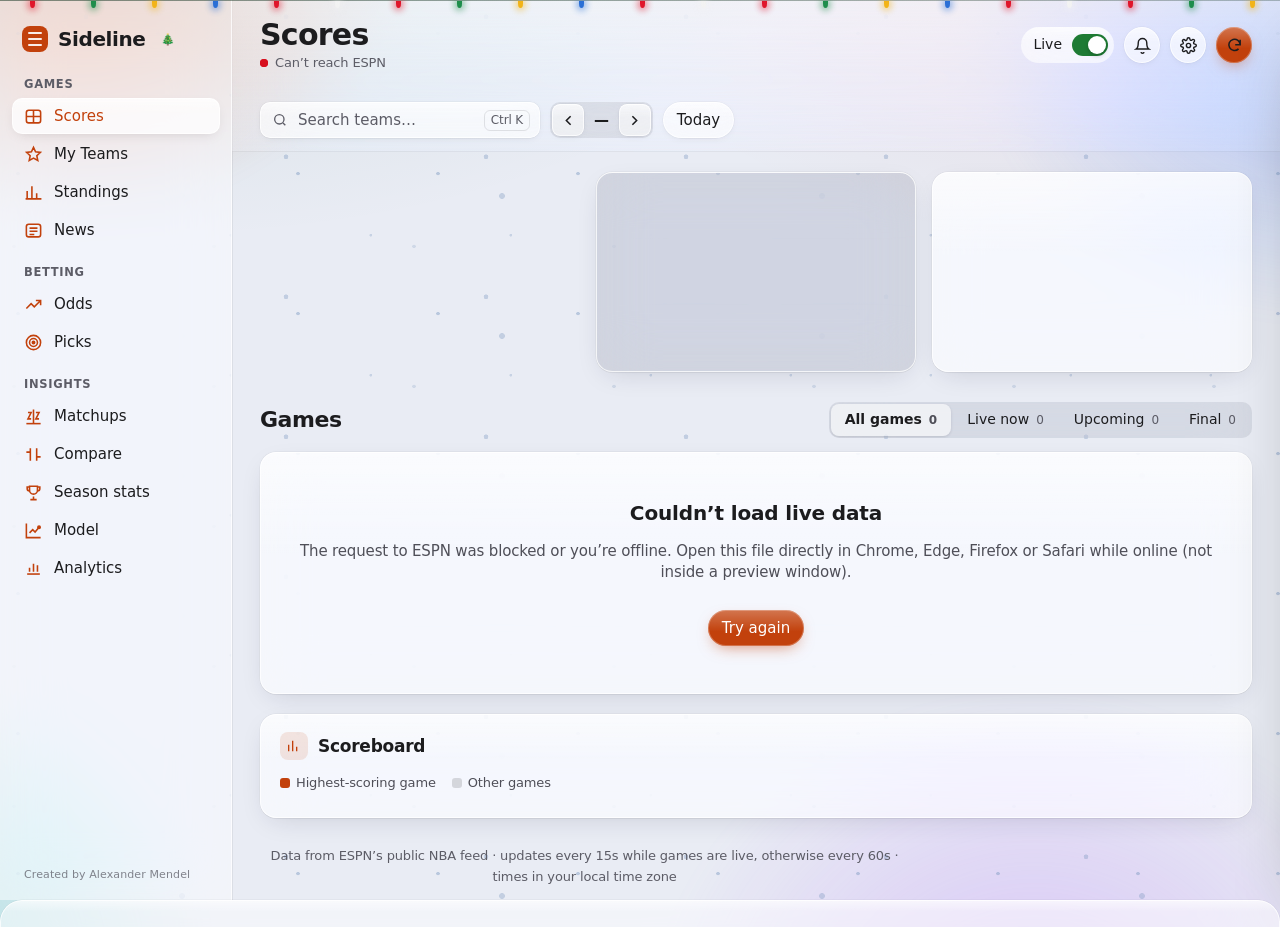
<file: sports/nba.html>
<!DOCTYPE html>
<html lang="en" data-density="comfy">
<head>
<meta charset="utf-8">
<meta name="viewport" content="width=device-width, initial-scale=1">
<title>NBA · Sideline</title>
<link rel="stylesheet" href="sideline.css">
<link rel="stylesheet" href="motion.css">
<link rel="stylesheet" href="glass.css">
<link rel="stylesheet" href="ease.css">
<link rel="stylesheet" href="holiday.css">

</head>
<body>

<div class="app">
  <aside class="side" aria-label="Sections">
    <div class="brand"><span class="mark" aria-hidden="true"></span>Sideline</div>
    <div class="group" id="tabs">
      <button class="nav on" data-tab="scores" data-label="Scores" aria-label="Scores"><span class="ic"><svg viewBox="0 0 24 24" fill="none" stroke="currentColor" stroke-width="2"><rect x="3" y="4" width="18" height="16" rx="3"/><path d="M12 4v16M3 12h18"/></svg></span>Scores</button>
      <button class="nav" data-tab="mine" data-label="My Teams" aria-label="My Teams"><span class="ic"><svg viewBox="0 0 24 24" fill="none" stroke="currentColor" stroke-width="2"><path d="M12 3l2.6 5.6 6.1.7-4.5 4.2 1.2 6L12 16.6 6.6 19.5l1.2-6L3.3 9.3l6.1-.7z"/></svg></span>My Teams<span class="ct" id="ct-fav"></span></button>
      <button class="nav" data-tab="odds" data-label="Odds" aria-label="Odds"><span class="ic"><svg viewBox="0 0 24 24" fill="none" stroke="currentColor" stroke-width="2"><path d="M3 17l6-6 4 4 8-8M15 7h6v6"/></svg></span>Odds</button>
      <button class="nav" data-tab="picks" data-label="Picks" aria-label="Picks"><span class="ic"><svg viewBox="0 0 24 24" fill="none" stroke="currentColor" stroke-width="2"><circle cx="12" cy="12" r="9"/><circle cx="12" cy="12" r="5"/><circle cx="12" cy="12" r="1.5" fill="currentColor"/></svg></span>Picks<span class="ct" id="ct-picks"></span></button>
      <button class="nav" data-tab="matchup" data-label="Matchups" aria-label="Matchups"><span class="ic"><svg viewBox="0 0 24 24" fill="none" stroke="currentColor" stroke-width="2"><path d="M12 3v18M5 7h4l-4 8h4M15 7h4l-4 8h4"/><path d="M3 21h18"/></svg></span>Matchups</button>
      <button class="nav" data-tab="compare" data-label="Compare" aria-label="Compare"><span class="ic"><svg viewBox="0 0 24 24" fill="none" stroke="currentColor" stroke-width="2"><path d="M8 4v16M16 4v16M3 9h5M16 15h5"/></svg></span>Compare</button>
      <button class="nav" data-tab="season" data-label="Season stats" aria-label="Season stats"><span class="ic"><svg viewBox="0 0 24 24" fill="none" stroke="currentColor" stroke-width="2"><path d="M8 21h8M12 17v4M7 4h10v5a5 5 0 0 1-10 0z"/><path d="M17 5h3v2a3 3 0 0 1-3 3M7 5H4v2a3 3 0 0 0 3 3"/></svg></span>Season stats</button>
      <button class="nav" data-tab="model" data-label="Model accuracy" aria-label="Model accuracy"><span class="ic"><svg viewBox="0 0 24 24" fill="none" stroke="currentColor" stroke-width="2"><path d="M3 3v18h18"/><path d="M7 15l4-4 3 3 5-6"/><circle cx="19" cy="8" r="1.5" fill="currentColor"/></svg></span>Model</button>
      <button class="nav" data-tab="analytics" data-label="Analytics" aria-label="Analytics"><span class="ic"><svg viewBox="0 0 24 24" fill="none" stroke="currentColor" stroke-width="2"><path d="M4 19h16"/><path d="M7 16v-5M12 16V6M17 16v-8"/></svg></span>Analytics</button>
      <button class="nav" data-tab="standings" data-label="Standings" aria-label="Standings"><span class="ic"><svg viewBox="0 0 24 24" fill="none" stroke="currentColor" stroke-width="2"><path d="M4 20V10M10 20V4M16 20v-7M22 20H2"/></svg></span>Standings</button>
      <button class="nav" data-tab="news" data-label="News" aria-label="News"><span class="ic"><svg viewBox="0 0 24 24" fill="none" stroke="currentColor" stroke-width="2"><rect x="3" y="4" width="18" height="16" rx="3"/><path d="M7 9h10M7 13h10M7 17h6"/></svg></span>News</button>
    </div>
    <div class="grow"></div>
  </aside>

  <main>
    <div class="topbar">
      <div class="hello"><div class="hav" id="helloAv"></div><div><h1 id="helloTitle">Welcome back</h1><div class="srow"><span class="dot" id="connDot"></span><span id="updated">Connecting…</span></div></div></div>
      <label class="search glass"><svg viewBox="0 0 24 24" fill="none" stroke="currentColor" stroke-width="2"><circle cx="11" cy="11" r="7"/><path d="M20 20l-3.5-3.5"/></svg>
        <input type="search" id="teamSearch" placeholder="Search teams…" autocomplete="off"><kbd id="kbdHint">⌘K</kbd></label>
      <div class="datebar glass" id="datebar">
        <button class="roundbtn" id="prevDay" aria-label="Previous day"><svg viewBox="0 0 24 24" fill="none" stroke="currentColor" stroke-width="2.2"><path d="M15 6l-6 6 6 6"/></svg></button>
        <label class="datepick"><span class="datelabel" id="dateLabel">—</span><input type="date" id="datePick" aria-label="Pick a date"></label>
        <button class="roundbtn" id="nextDay" aria-label="Next day"><svg viewBox="0 0 24 24" fill="none" stroke="currentColor" stroke-width="2.2"><path d="M9 6l6 6-6 6"/></svg></button>
      </div>
      <button class="pillbtn glass" id="todayBtn">Today</button>
      <div class="tbreak"></div>
      <div class="spacer"></div>
      <span class="pillbtn glass hidden" id="standSeason" style="cursor:default"></span>
      <div class="themepill glass" id="themePill"><button data-tv="auto"><span class="tdot">◐</span>System</button><button data-tv="light"><span class="tdot">☀</span>Light</button><button data-tv="dark"><span class="tdot">☾</span>Dark</button></div>
      <button class="toggle auto-on glass autopill" id="autoBtn" title="Auto-refresh"><span id="autoLabel">Live</span><span class="switch"></span></button>
      <div class="bellwrap">
        <button class="roundbtn glass" id="bellBtn" aria-label="Alerts"><svg viewBox="0 0 24 24" fill="none" stroke="currentColor" stroke-width="2"><path d="M6 8a6 6 0 1 1 12 0c0 7 3 9 3 9H3s3-2 3-9M10 21a2 2 0 0 0 4 0"/></svg><span class="badge hidden" id="bellBadge">0</span></button>
        <div class="alertpanel glass" id="alertPanel"></div>
      </div>
      <button class="roundbtn glass" id="settingsBtn" aria-label="Settings"><svg viewBox="0 0 24 24" fill="none" stroke="currentColor" stroke-width="2"><circle cx="12" cy="12" r="3"/><path d="M19.4 15a1.7 1.7 0 0 0 .3 1.8l.1.1a2 2 0 1 1-2.8 2.8l-.1-.1a1.7 1.7 0 0 0-1.8-.3 1.7 1.7 0 0 0-1 1.5V21a2 2 0 1 1-4 0v-.1a1.7 1.7 0 0 0-1.1-1.5 1.7 1.7 0 0 0-1.8.3l-.1.1a2 2 0 1 1-2.8-2.8l.1-.1a1.7 1.7 0 0 0 .3-1.8 1.7 1.7 0 0 0-1.5-1H3a2 2 0 1 1 0-4h.1a1.7 1.7 0 0 0 1.5-1.1 1.7 1.7 0 0 0-.3-1.8l-.1-.1a2 2 0 1 1 2.8-2.8l.1.1a1.7 1.7 0 0 0 1.8.3H9a1.7 1.7 0 0 0 1-1.5V3a2 2 0 1 1 4 0v.1a1.7 1.7 0 0 0 1 1.5 1.7 1.7 0 0 0 1.8-.3l.1-.1a2 2 0 1 1 2.8 2.8l-.1.1a1.7 1.7 0 0 0-.3 1.8V9a1.7 1.7 0 0 0 1.5 1H21a2 2 0 1 1 0 4h-.1a1.7 1.7 0 0 0-1.5 1z"/></svg></button>
      <button class="pillbtn accbtn" id="refreshBtn"><svg width="15" height="15" viewBox="0 0 24 24" fill="none" stroke="currentColor" stroke-width="2.2"><path d="M20 11a8 8 0 1 0-2.3 5.7M20 4v7h-7"/></svg>Refresh</button>
    </div>

    <section id="view-scores">
      <div class="hero" id="hero">
        <div class="hsec" data-sec="spot"><span class="drag" draggable="true" title="Drag to rearrange">⋮⋮</span><div id="spotWrap" style="height:100%"></div></div>
        <div class="hsec" data-sec="tiles"><span class="drag" draggable="true" title="Drag to rearrange">⋮⋮</span><div class="tiles glass" id="tiles"></div></div>
        <div class="hsec" data-sec="bet"><span class="drag" draggable="true" title="Drag to rearrange">⋮⋮</span><div class="betbox glass" id="betBox"></div></div>
      </div>
      <div class="sechead"><h2 id="gamesTitle">Games</h2><span class="sub" id="gamesSub"></span><span class="spacer"></span>
<div class="roomtabs glass" id="filters">
      <button class="nav on" data-f="all"><span class="ic"><svg viewBox="0 0 24 24" fill="none" stroke="currentColor" stroke-width="2"><circle cx="12" cy="12" r="9"/><path d="M3 12h18M12 3a14 14 0 0 1 0 18M12 3a14 14 0 0 0 0 18"/></svg></span>All games<span class="ct" id="ct-all">0</span></button>
      <button class="nav" data-f="in"><span class="ic"><svg viewBox="0 0 24 24" fill="none" stroke="currentColor" stroke-width="2"><circle cx="12" cy="12" r="3" fill="currentColor"/><path d="M5.6 5.6a9 9 0 0 0 0 12.8M18.4 5.6a9 9 0 0 1 0 12.8"/></svg></span>Live now<span class="ct" id="ct-in">0</span></button>
      <button class="nav" data-f="pre"><span class="ic"><svg viewBox="0 0 24 24" fill="none" stroke="currentColor" stroke-width="2"><circle cx="12" cy="12" r="9"/><path d="M12 7v5l3 2"/></svg></span>Upcoming<span class="ct" id="ct-pre">0</span></button>
      <button class="nav" data-f="post"><span class="ic"><svg viewBox="0 0 24 24" fill="none" stroke="currentColor" stroke-width="2"><path d="M5 12l5 5L20 7"/></svg></span>Final<span class="ct" id="ct-post">0</span></button>
    </div>
      </div>
      <div class="grid" id="games"></div>
      <div class="hsec panel glass" data-sec="chart" id="chartBelow" style="margin-top:20px">
          <div class="ph"><span class="pic"><svg viewBox="0 0 24 24" fill="none" stroke="currentColor" stroke-width="2"><path d="M4 20V10M10 20V4M16 20v-7"/></svg></span><h3>Scoreboard</h3><span class="sub" id="chartSub"></span></div>
          <div class="legend"><span><i class="lg-home"></i>Highest-scoring game</span><span><i style="background:rgba(var(--fg),.18)"></i>Other games</span></div>
          <div class="chartbox" id="ptsChart"><div class="tip" id="ptsTip"></div></div>
        </div>
    </section>

    <section id="view-mine" class="hidden"><div class="mine-grid" id="mine"></div></section>

    <section id="view-odds" class="hidden">
      <div class="betbox glass" id="oddsBet" style="margin-bottom:16px"></div>
      <div class="panel glass">
        <div class="ph"><span class="pic"><svg viewBox="0 0 24 24" fill="none" stroke="currentColor" stroke-width="2"><path d="M3 17l6-6 4 4 8-8M15 7h6v6"/></svg></span><h3>Odds board</h3><span class="sub" id="oddsSub"></span><span class="spacer"></span>
          <a class="pillbtn glass sm" href="https://sportsbook.draftkings.com/leagues/basketball/nba" target="_blank" rel="noopener">Open DraftKings ↗</a></div>
        <div class="oddsboard" id="oddsBoard"></div>
      </div>
      <p class="rg">Lines are DraftKings odds as reported through ESPN’s feed (DraftKings is ESPN’s official odds provider). They refresh with the dashboard, can trail the sportsbook by a minute or more, and in-game lines aren’t always published. “Fair win %” is the moneyline’s implied probability with the sportsbook’s margin removed. Make your own picks for fun on the Picks page. 21+ only. If gambling stops being fun, call 1-800-GAMBLER.</p>
    </section>

    <section id="view-picks" class="hidden"><div id="syncBar"></div><div id="parlayBox"></div><div id="mpBox"></div><div class="picks-grid" id="picks"></div></section>
    <section id="view-matchup" class="hidden"><div id="matchup"></div></section>
    <section id="view-compare" class="hidden"><div id="compare"></div></section>

    <section id="view-season" class="hidden"><div id="season"></div></section>

    <section id="view-model" class="hidden"><div id="modelTrack"></div></section>
    <section id="view-analytics" class="hidden"><div id="analytics"></div></section>
    <section id="view-standings" class="hidden">
      <div class="stand-grid" id="standings"></div>
      <div class="keyrow"><span><i style="background:var(--acc)"></i>Playoff (1–6)</span><span><i style="background:var(--inv-bg)"></i>Play-In (7–10)</span><span style="color:var(--dim)">Click a column to sort</span></div>
    </section>

    <section id="view-news" class="hidden"><div class="news" id="news"></div></section>
    <p class="note" style="text-align:center;margin-top:28px">Data from ESPN’s public NBA feed · updates every 15s while games are live, otherwise every 60s · times in your local time zone</p>
  </main>
</div>

<div class="scrim" id="scrim"></div>
<aside class="drawer glass" id="drawer" aria-hidden="true">
  <div class="dhead"><div class="t" id="dTitle">Game</div>
    <button class="roundbtn glass" id="dRefresh" aria-label="Refresh game"><svg viewBox="0 0 24 24" fill="none" stroke="currentColor" stroke-width="2.2"><path d="M20 11a8 8 0 1 0-2.3 5.7M20 4v7h-7"/></svg></button>
    <button class="roundbtn glass" id="dClose" aria-label="Close"><svg viewBox="0 0 24 24" fill="none" stroke="currentColor" stroke-width="2.2"><path d="M6 6l12 12M18 6L6 18"/></svg></button></div>
  <div class="dbody" id="dBody"></div>
</aside>
<div class="scrim" id="mscrim" style="z-index:55"></div>
<div class="modal glass" id="picker" role="dialog" aria-modal="true">
  <div class="mhead"><h3 id="pTitle">Pick</h3><button class="roundbtn glass" id="pClose" style="width:36px;height:36px" aria-label="Close"><svg viewBox="0 0 24 24" fill="none" stroke="currentColor" stroke-width="2.2"><path d="M6 6l12 12M18 6L6 18"/></svg></button></div>
  <div class="mbody" id="pBody"></div>
</div>
<div class="toasts" id="toasts"></div>
<script src="../learn/predict.js"></script>
<script src="analytics.js"></script>
<script src="books.js"></script>
<script>
(() => {
'use strict';
/* =====================================================================
   Core utilities
   ===================================================================== */
const API = 'https://site.api.espn.com/apis/site/v2/sports/basketball/nba';
const STANDINGS_API = 'https://site.api.espn.com/apis/v2/sports/basketball/nba/standings';
const ATHLETE_API = 'https://site.web.api.espn.com/apis/common/v3/sports/basketball/nba/athletes';
const LIVE_MS = 15000, IDLE_MS = 60000;

const $ = s => document.querySelector(s);
const $$ = (s, el = document) => [...el.querySelectorAll(s)];
const esc = v => String(v ?? '').replace(/[&<>"']/g, c => ({ '&': '&amp;', '<': '&lt;', '>': '&gt;', '"': '&quot;', "'": '&#39;' }[c]));
const num = v => { const n = parseFloat(String(v ?? '').replace(/[^0-9.\-]/g, '')); return isFinite(n) ? n : null; };
const hex = c => c && /^#?[0-9a-f]{3,8}$/i.test(c) ? (c[0] === '#' ? c : '#' + c) : null;
const ymd = d => `${d.getFullYear()}${String(d.getMonth() + 1).padStart(2, '0')}${String(d.getDate()).padStart(2, '0')}`;
const isoDay = d => `${d.getFullYear()}-${String(d.getMonth() + 1).padStart(2, '0')}-${String(d.getDate()).padStart(2, '0')}`;
const sameDay = (a, b) => ymd(a) === ymd(b);
const rgbOf = h => { h = h.replace('#', ''); if (h.length === 3) h = h.split('').map(c => c + c).join(''); return [0, 2, 4].map(i => parseInt(h.slice(i, i + 2), 16)).join(','); };
if (!/Mac|iPhone|iPad/.test(navigator.platform)) $('#kbdHint').textContent = 'Ctrl K';

/* Built-in team list, so picking a team works even if ESPN's team list can't load */
const TEAMS_STATIC = [
  [1, 'ATL', 'Atlanta Hawks', 'c8102e', 'atl'], [2, 'BOS', 'Boston Celtics', '008348', 'bos'], [17, 'BKN', 'Brooklyn Nets', '000000', 'bkn'],
  [30, 'CHA', 'Charlotte Hornets', '1d1160', 'cha'], [4, 'CHI', 'Chicago Bulls', 'ce1141', 'chi'], [5, 'CLE', 'Cleveland Cavaliers', '860038', 'cle'],
  [6, 'DAL', 'Dallas Mavericks', '0064b1', 'dal'], [7, 'DEN', 'Denver Nuggets', '0e2240', 'den'], [8, 'DET', 'Detroit Pistons', 'c8102e', 'det'],
  [9, 'GS', 'Golden State Warriors', '1d428a', 'gs'], [10, 'HOU', 'Houston Rockets', 'ce1141', 'hou'], [11, 'IND', 'Indiana Pacers', '002d62', 'ind'],
  [12, 'LAC', 'LA Clippers', 'c8102e', 'lac'], [13, 'LAL', 'Los Angeles Lakers', '552583', 'lal'], [29, 'MEM', 'Memphis Grizzlies', '5d76a9', 'mem'],
  [14, 'MIA', 'Miami Heat', '98002e', 'mia'], [15, 'MIL', 'Milwaukee Bucks', '00471b', 'mil'], [16, 'MIN', 'Minnesota Timberwolves', '0c2340', 'min'],
  [3, 'NO', 'New Orleans Pelicans', '0c2340', 'no'], [18, 'NY', 'New York Knicks', 'f58426', 'ny'], [25, 'OKC', 'Oklahoma City Thunder', '007ac1', 'okc'],
  [19, 'ORL', 'Orlando Magic', '0077c0', 'orl'], [20, 'PHI', 'Philadelphia 76ers', '006bb6', 'phi'], [21, 'PHX', 'Phoenix Suns', '1d1160', 'phx'],
  [22, 'POR', 'Portland Trail Blazers', 'e03a3e', 'por'], [23, 'SAC', 'Sacramento Kings', '5a2d81', 'sac'], [24, 'SA', 'San Antonio Spurs', '8a8d8f', 'sa'],
  [28, 'TOR', 'Toronto Raptors', 'ce1141', 'tor'], [26, 'UTAH', 'Utah Jazz', '002b5c', 'utah'], [27, 'WSH', 'Washington Wizards', '002b5c', 'wsh']
].map(([id, abbreviation, displayName, color, slug]) => ({ id: String(id), abbreviation, displayName, shortDisplayName: displayName.split(' ').slice(-1)[0], color, logo: `https://a.espncdn.com/i/teamlogos/nba/500/${slug}.png` }));

let ringN = 0;
function ring(p, { size = 92, stroke = 9, value = '', label = '', away = false } = {}) {
  p = Math.max(0, Math.min(1, p || 0));
  const r = (size - stroke) / 2, c = 2 * Math.PI * r, id = 'rg' + (++ringN), cx = size / 2;
  const [g1, g2] = away ? [COL.awayB || '#b9b5f2', COL.away || '#8d88dc'] : [COL.ringA || '#ffc24a', COL.ringB || '#ff7f3f'];
  return `<svg class="ring" width="${size}" height="${size}" viewBox="0 0 ${size} ${size}" role="img" aria-label="${esc(label)} ${esc(value)}">
    <defs><linearGradient id="${id}" x1="0" y1="0" x2="1" y2="1"><stop offset="0" stop-color="${g1}"/><stop offset="1" stop-color="${g2}"/></linearGradient></defs>
    <circle cx="${cx}" cy="${cx}" r="${r}" fill="none" stroke="rgba(${COL.fg || '40,38,62'},.1)" stroke-width="${stroke}"/>
    <circle cx="${cx}" cy="${cx}" r="${r}" fill="none" stroke="url(#${id})" stroke-width="${stroke}" stroke-linecap="round" stroke-dasharray="${(c * p).toFixed(1)} ${c.toFixed(1)}" transform="rotate(-90 ${cx} ${cx})"/>
    <text class="rv" x="${cx}" y="${cx + (label ? 2 : 5)}" text-anchor="middle" font-size="${Math.round(size * .2)}">${esc(value)}</text>
    ${label ? `<text class="rl" x="${cx}" y="${cx + size * .18}" text-anchor="middle" font-size="${Math.max(9, Math.round(size * .11))}">${esc(label)}</text>` : ''}</svg>`;
}
function updateHello() {   // the large title names the current section
  const on = document.querySelector('#tabs .nav.on');
  const el = document.getElementById('helloTitle'); if (el) el.textContent = on ? (on.dataset.label || on.textContent.trim()) : 'Scores';
}
const logoImg = (team, cls = '') => {
  const src = team?.logo || team?.logos?.[0]?.href || TEAMS_STATIC.find(t => t.id === String(team?.id))?.logo;
  return src ? `<img class="${cls}" src="${esc(src)}" alt="" loading="lazy" onerror="this.style.visibility='hidden'">`
             : `<div class="logo-ph ${cls}">${esc(team?.abbreviation || '?')}</div>`;
};
const hatch = (id, color, bg) => `<pattern id="${id}" width="7" height="7" patternUnits="userSpaceOnUse" patternTransform="rotate(45)"><rect width="7" height="7" fill="${bg}"/><rect width="3" height="7" fill="${color}"/></pattern>`;

async function getJSON(url, ms = 15000) {
  const ctl = new AbortController();
  const timer = setTimeout(() => ctl.abort(), ms);
  try {
    const r = await fetch(url, { signal: ctl.signal });
    if (!r.ok) throw new Error(`ESPN returned HTTP ${r.status}`);
    return await r.json();
  } catch (e) {
    if (e.name === 'AbortError') throw new Error('ESPN took too long to respond');
    throw e;
  } finally { clearTimeout(timer); }
}
const CACHE = new Map();
async function cached(url, ttl) {
  const c = CACHE.get(url);
  if (c && Date.now() - c.t < ttl) return c.v;
  const v = await getJSON(url);
  CACHE.set(url, { t: Date.now(), v });
  return v;
}
const safe = p => p.then(v => v, e => { console.warn('[courtside]', e && e.message || e); return null; });
async function pool(items, n, fn) { const out = []; let i = 0; await Promise.all(Array.from({ length: Math.min(n, items.length) }, async () => { while (i < items.length) { const k = i++; out[k] = await fn(items[k]); } })); return out; }

/* Saved data (this browser only) */
const store = {
  ok: true,
  get(k, d) { try { const v = localStorage.getItem(k); return v ? JSON.parse(v) : d; } catch (e) { this.ok = false; return d; } },
  set(k, v) { try { localStorage.setItem(k, JSON.stringify(v)); } catch (e) { this.ok = false; } }
};
try { localStorage.setItem('courtside.test', '1'); localStorage.removeItem('courtside.test'); } catch (e) { store.ok = false; }
const storageBanner = () => store.ok ? '' : `<div class="banner">⚠️ <div><b>This browser window isn’t letting the dashboard save anything.</b> Your favorites, picks and settings work for now but reset when you close it. That happens in private/incognito windows and in file previews (for example inside a chat app or email). Download the file and open it directly in Chrome, Edge, Safari or Firefox to keep them.</div></div>`;

/* =====================================================================
   Settings, theme, layout
   ===================================================================== */
const ACCENTS = {   // l/li = light-mode fill and ink, d/di = dark-mode fill and ink (all >= 4.5:1)
  sunset: { l: '#c2410c', li: '#fff', d: '#ff8a3d', di: '#1a0a00', name: 'Orange' },
  lime: { l: '#1e7b34', li: '#fff', d: '#4ade80', di: '#06210c', name: 'Green' },
  sky: { l: '#0064d2', li: '#fff', d: '#5aa9ff', di: '#001833', name: 'Blue' },
  rose: { l: '#c2255c', li: '#fff', d: '#ff8cb4', di: '#2a0412', name: 'Pink' },
  violet: { l: '#6741d9', li: '#fff', d: '#b197fc', di: '#160b33', name: 'Purple' }
};
Object.values(ACCENTS).forEach(a => { a.c = a.c2 = a.l; a.ink = a.li; a.dark = a.l; });
const FANTASY_PRESETS = {
  'DraftKings-style': { PTS: 1, '3PM': 0.5, REB: 1.25, AST: 1.5, STL: 2, BLK: 2, TO: -0.5, DD: 1.5, TD: 3 },
  'Points league': { PTS: 1, '3PM': 1, REB: 1.2, AST: 1.5, STL: 3, BLK: 3, TO: -1, DD: 0, TD: 0 },
  'Simple': { PTS: 1, '3PM': 0, REB: 1, AST: 1, STL: 1, BLK: 1, TO: -1, DD: 0, TD: 0 }
};
const SEC_NAMES = { spot: 'Spotlight game', tiles: 'Stat tiles', bet: 'Pick of the day', chart: 'Scoreboard chart' };
const SKEY = 'courtside.settings.v1';
const DEF = {
  theme: 'auto', accent: 'sunset', density: 'comfy', look: 5,
  layout: ['spot', 'tiles', 'bet', 'chart'], hidden: [],
  alerts: { on: true, tip: true, clutch: true, clutchMine: false, milestone: true, pts: 30, final: true, picks: true, sound: false, desktop: false },
  fantasy: { ...FANTASY_PRESETS['DraftKings-style'] }
};
const loaded = store.get(SKEY, {});
const SET = { ...DEF, ...loaded, alerts: { ...DEF.alerts, ...(loaded.alerts || {}) }, fantasy: { ...DEF.fantasy, ...(loaded.fantasy || {}) } };
if (SET.look !== 6) { SET.theme = 'auto'; SET.accent = 'sunset'; SET.look = 6; }   // redesign: follow the system appearance by default
try { matchMedia('(prefers-color-scheme: dark)').addEventListener('change', () => { if (SET.theme === 'auto') { applySettings(); rerenderAll(); } }); } catch (e) {}
if (!ACCENTS[SET.accent]) SET.accent = 'sunset';
if (!Array.isArray(SET.layout)) SET.layout = [...DEF.layout];
SET.layout = SET.layout.filter(k => SEC_NAMES[k]);
Object.keys(SEC_NAMES).forEach(k => { if (!SET.layout.includes(k)) SET.layout.splice(k === 'bet' ? Math.min(2, SET.layout.length) : SET.layout.length, 0, k); });
const saveSet = () => store.set(SKEY, SET);
const COL = {};
function applySettings() {
  const root = document.documentElement;
  const eff = SET.theme === 'auto' ? (window.matchMedia && matchMedia('(prefers-color-scheme: dark)').matches ? 'dark' : 'light') : SET.theme;
  root.dataset.theme = eff;
  root.dataset.density = SET.density;
  const a = ACCENTS[SET.accent] || ACCENTS.sunset, light = eff === 'light';
  const fill = light ? a.l : a.d, ink = light ? a.li : a.di;
  a.c = a.c2 = fill; a.ink = ink;
  root.style.setProperty('--acc', fill);
  root.style.setProperty('--acc2', fill);
  root.style.setProperty('--acc-ink', ink);
  root.style.setProperty('--acc-rgb', rgbOf(fill));
  root.style.setProperty('--acc-text', fill);
  root.style.setProperty('--grad', `linear-gradient(${fill},${fill})`);
  root.style.setProperty('--grad-v', `linear-gradient(${fill},${fill})`);
  COL.ringA = fill; COL.ringB = fill;
  COL.home = fill;
  COL.homeRgb = rgbOf(fill);
  COL.away = light ? '#6e7b91' : '#9aa6bc';
  COL.awayB = COL.away;
  COL.fg = light ? '60,60,67' : '235,235,245';
  root.style.setProperty('--home', COL.home);
  root.style.setProperty('--away', COL.away);
  root.style.setProperty('--away-soft', light ? 'rgba(110,123,145,.3)' : 'rgba(154,166,188,.3)');
  $('#datePick').style.colorScheme = light ? 'light' : 'dark';
  $$('#themePill button').forEach(b => b.classList.toggle('on', b.dataset.tv === SET.theme));
  updateHello();
  applyLayout();
}
function applyLayout() {
  $$('.hsec').forEach(el => {               // the Scoreboard chart now sits below the games
    const k = el.dataset.sec;
    el.style.order = SET.layout.indexOf(k);
    el.classList.toggle('hidden', SET.hidden.includes(k));
  });
}

/* =====================================================================
   Favorites, picks, compare (saved)
   ===================================================================== */
const FKEY = 'courtside.favorites.v1', PKEY = 'courtside.picks.v1', CKEY = 'courtside.compare.v1', AKEY = 'courtside.alerts.v1';
const NS = FKEY.split('.')[0];                      // this league's own storage, stamped so another league's teams can never show up here
const SAVED = store.get(FKEY, {});
const FAV = SAVED.ns && SAVED.ns !== NS ? { teams: [], players: [] } : { teams: [], players: [], ...SAVED };
if (!Array.isArray(FAV.players)) FAV.players = [];
if (!Array.isArray(FAV.teams)) FAV.teams = [];
if (FAV.teamId != null && !FAV.teams.length) FAV.teams = [String(FAV.teamId)];   // one favorite team became a list of them
delete FAV.teamId;
FAV.teams = FAV.teams.map(String);
FAV.ns = NS;
if (SAVED.ns && SAVED.ns !== NS) store.set(FKEY, FAV);   // another league's list: clear it out rather than leave it sitting there
const PICKS = store.get(PKEY, {});
const CMP = store.get(CKEY, [null, null]);
const saveFav = () => { store.set(FKEY, FAV); updateCounts(); updateHello(); };
const savePicks = () => { store.set(PKEY, PICKS); updateCounts(); try { syncNote(); } catch (e) {} };
const saveCmp = () => store.set(CKEY, CMP);
const SPORTX = {
  id: 'nba', move: { sp: 1.5, tot: 3 },
  unit: 'day',
  label: k => { if (!k) return ''; const d = new Date(+k.slice(0, 4), +k.slice(4, 6) - 1, +k.slice(6, 8), 12); return (sameDay(d, new Date()) ? 'Today, ' : '') + d.toLocaleDateString([], { weekday: 'short', month: 'short', day: 'numeric' }); },
  cmp: (a, b) => a < b ? -1 : a > b ? 1 : 0,
  curKey: () => ymd(new Date()),
  nextKey: () => { const t = new Date(); t.setDate(t.getDate() + 1); return ymd(t); },
  shownKey: () => ymd(state.date)
};
const INS = {
  unit: 'points', d: 1, tickD: 0, pyExp: 14,
  off: T => T.pts, def: T => T.opp, offLabel: 'Points scored per game', defLabel: 'Points allowed per game',
  colNote: 'The four factors (shooting, turnovers, rebounding, free throws) and ratings per 100 possessions',
  teamCols: [
    { k: 'ORtg', get: T => T.ortg, d: 1, tip: 'Points scored per 100 possessions' }, { k: 'DRtg', get: T => T.drtg, d: 1, lower: true, tip: 'Points allowed per 100 possessions' },
    { k: 'Net', get: T => T.net, d: 1, sign: true, tip: 'ORtg minus DRtg' }, { k: 'Pace', get: T => T.pace, d: 1, tip: 'Possessions per game' },
    { k: 'eFG%', get: T => T.efg * 100, d: 1, tip: 'Field goal % with 3s worth 1.5 makes' }, { k: 'TOV%', get: T => T.tov * 100, d: 1, lower: true, tip: 'Turnovers per 100 possessions' },
    { k: 'ORB%', get: T => T.orb * 100, d: 1, tip: 'Share of their own misses they rebound' }, { k: 'FT/FGA', get: T => T.ftr, d: 3, tip: 'Free throws made per shot attempt' },
    { k: 'Opp eFG%', get: T => T.oefg * 100, d: 1, lower: true, tip: 'Opponents’ effective FG%' }, { k: 'Forced TOV%', get: T => T.otov * 100, d: 1, tip: 'Opponent turnovers per 100 possessions' },
    { k: 'DRB%', get: T => T.drb * 100, d: 1, tip: 'Share of opponent misses they rebound' }
  ],
  players: (() => {
    const url = () => `${STATS_API}/byathlete?region=us&lang=en&contentorigin=espn&isqualified=true&page=1&limit=200&sort=offensive.avgPoints:desc`;
    const g = (m, k) => num(m[k]);
    return [
      { title: 'True shooting %', sub: 'scoring efficiency counting 3s and free throws · 12+ pts per game', url, d: 1, unit: '%',
        metric: m => { const p = g(m, 'offensive.avgPoints'), fga = g(m, 'offensive.avgFieldGoalsAttempted'), fta = g(m, 'offensive.avgFreeThrowsAttempted') || 0; return p >= 12 && fga ? p / (2 * (fga + .44 * fta)) * 100 : null; } },
      { title: 'Points per 36 minutes', sub: 'scoring rate on equal minutes · 20+ min per game', url, d: 1,
        metric: m => { const p = g(m, 'offensive.avgPoints'), mn = g(m, 'general.avgMinutes'); return mn >= 20 ? p / mn * 36 : null; } },
      { title: 'Assist-to-turnover ratio', sub: 'playmaking without giveaways · 3+ assists per game', url, d: 2,
        metric: m => { const a = g(m, 'offensive.avgAssists'), t = g(m, 'offensive.avgTurnovers'); return a >= 3 && t ? a / t : null; } },
      { title: 'Stocks per game', sub: 'steals + blocks', url, d: 1,
        metric: m => { const s = g(m, 'defensive.avgSteals'), b = g(m, 'defensive.avgBlocks'); return s != null || b != null ? (s || 0) + (b || 0) : null; } }
    ];
  })(),
  extraCards: L => {
    const fast = [...L].filter(x => x.T.pace).sort((a, b) => b.T.pace - a.T.pace)[0], shoot = [...L].filter(x => x.T.efg).sort((a, b) => b.T.efg - a.T.efg)[0];
    return [fast && { icon: '⚡', title: 'Fastest pace', x: fast, text: `${fxd(fast.T.pace, 1)} possessions per game, the most in the league.` },
      shoot && { icon: '🎯', title: 'Best shooting', x: shoot, text: `${fxd(shoot.T.efg * 100, 1)}% effective field goal percentage.` }].filter(Boolean);
  }
};
const KEYS = [
  { title: 'Hit their shots', off: T => T.efg * 100, def: O => O.oefg * 100, defHigh: true, check: (a, b) => moreThan(bn(a, 'fieldGoalPct'), bn(b, 'fieldGoalPct')),
    say: (X, O, xv, ov, xr, or) => `${X.abbr} shoot an effective ${fxd(xv, 1)}% (${ordN(xr)}) and ${O.abbr} allow ${fxd(ov, 1)}% (${ordWorst(or)}). Out-shooting them is the clearest path.` },
  { title: 'Take care of the ball', off: T => T.tov * 100, offLower: true, def: O => O.otov * 100, defHigh: false, check: (a, b) => moreThan(bn(b, 'totalTurnovers') ?? bn(b, 'turnovers'), bn(a, 'totalTurnovers') ?? bn(a, 'turnovers')),
    say: (X, O, xv, ov, xr, or) => `${X.abbr} turn it over on ${fxd(xv, 1)}% of possessions (${ordN(xr)}-fewest) and ${O.abbr} force only ${fxd(ov, 1)}% (${ordWorst(or)}). Clean possessions mean more shots.` },
  { title: 'Crash the offensive glass', off: T => T.orb * 100, def: O => O.drb * 100, defHigh: false, check: (a, b) => moreThan(bn(a, 'offensiveRebounds'), bn(b, 'offensiveRebounds')),
    say: (X, O, xv, ov, xr, or) => `${X.abbr} grab ${fxd(xv, 1)}% of their misses (${ordN(xr)}) and ${O.abbr} secure just ${fxd(ov, 1)}% of defensive boards (${ordWorst(or)}). Second chances add up.` },
  { title: 'Get to the free-throw line', off: T => T.ftr, check: (a, b) => moreThan(bn(a, 'freeThrowsMade-freeThrowsAttempted', 1), bn(b, 'freeThrowsMade-freeThrowsAttempted', 1)),
    say: (X, O, xv, ov, xr) => `${X.abbr} make ${fxd(xv, 3)} free throws per shot attempt (${ordN(xr)}). Attacking the rim and drawing fouls plays to that strength.` },
  { title: 'Score efficiently', off: T => T.ortg, def: O => O.drtg, defHigh: true,
    say: (X, O, xv, ov, xr, or) => `${X.abbr} score ${fxd(xv, 1)} points per 100 possessions (${ordN(xr)}) against a ${O.abbr} defense allowing ${fxd(ov, 1)} (${ordWorst(or)}).` },
  { title: 'Lock in on defense', off: T => T.drtg, offLower: true, def: O => O.ortg, defHigh: false, check: (a, b) => moreThan(bn(a, 'fieldGoalPct'), bn(b, 'fieldGoalPct')),
    say: (X, O, xv, ov, xr, or) => `${X.abbr} allow ${fxd(xv, 1)} points per 100 possessions (${ordN(xr)}-best) and ${O.abbr} score ${fxd(ov, 1)} (${ordWorst(or)}). A grind-it-out game suits them.` },
  { title: 'Force turnovers', off: T => T.otov * 100, def: O => O.tov * 100, defHigh: true, check: (a, b) => moreThan(bn(b, 'totalTurnovers') ?? bn(b, 'turnovers'), bn(a, 'totalTurnovers') ?? bn(a, 'turnovers')),
    say: (X, O, xv, ov, xr, or) => `${X.abbr} force turnovers on ${fxd(xv, 1)}% of possessions (${ordN(xr)}) and ${O.abbr} cough it up on ${fxd(ov, 1)}% (${ordWorst(or)}).` }
];
/* =====================================================================
   Pick of the day — every day's pick is saved in this browser and
   shown again when you look back at that day
   ===================================================================== */
const DKEY = PKEY.replace('.picks.', '.daypicks.');
const DAYPICKS = store.get(DKEY, {});
const saveDayPicks = () => store.set(DKEY, DAYPICKS);
const slimTeam = t => t ? { id: String(t.id ?? ''), abbreviation: t.abbreviation || '', shortDisplayName: t.shortDisplayName || t.displayName || t.abbreviation || '', displayName: t.displayName || '', logo: t.logo || teamById(t.id)?.logo || '', color: t.color || '' } : null;
function logBest(b) {
  if (!b || !b.ok) return;
  const key = /today|this week/.test(b.when || 'today') ? SPORTX.curKey() : SPORTX.nextKey();
  if (!key) return;
  b.key = key;
  if (!b.top) return;
  const prev = DAYPICKS[key];
  if (prev && (prev.result || new Date(prev.date) <= new Date())) return;   // a pick locks once its game starts
  const c = b.top;
  DAYPICKS[key] = { key, label: SPORTX.label(key), evId: String(c.ev.id), date: c.ev.date, side: c.side, team: slimTeam(c.team), opp: slimTeam(c.opp), p: c.p, model: c.model, market: c.market, ml: c.ml, savedAt: Date.now(), result: null, final: '' };
  saveDayPicks();
}
async function computeBest() { const b = await computeBestRaw(); try { logBest(b); } catch (e) { console.error(e); } try { logModelPicks(b); } catch (e) { console.error(e); } return b; }
function gradeDayPick(dp, comps, done) {
  if (!dp || dp.result || !done) return false;
  const me = comps.find(x => String(x.team?.id ?? x.id) === String(dp.team?.id)), op = comps.find(x => x !== me);
  if (!me || !op) return false;
  const a = num(scoreVal(me.score)), b = num(scoreVal(op.score));
  const tie = me.winner == null && op.winner == null && a != null && a === b;
  const won = me.winner === true || (me.winner == null && a != null && b != null && a > b);
  dp.result = tie ? 'P' : won ? 'W' : 'L';
  dp.final = `${dp.team?.abbreviation || ''} ${a ?? ''}–${b ?? ''} ${dp.opp?.abbreviation || ''}`;
  return true;
}
function gradeDayPicks(evs) {
  const open = {}; Object.values(DAYPICKS).forEach(dp => { if (!dp.result) open[dp.evId] = dp; });
  let ch = false;
  (evs || []).forEach(ev => { const dp = open[String(ev.id)]; if (dp && gradeDayPick(dp, ev.competitions?.[0]?.competitors || [], statusOf(ev).state === 'post')) ch = true; });
  if (ch) saveDayPicks();
}
let dayGradeBusy = false;
async function gradeOldDayPicks() {
  if (dayGradeBusy) return; dayGradeBusy = true;
  try {
    const due = Object.values(DAYPICKS).filter(dp => !dp.result && Date.now() - new Date(dp.date) > 3 * 3600e3).slice(0, 6);
    if (!due.length) return;
    let ch = false;
    await pool(due, 3, async dp => { const s = await safe(cached(`${API}/summary?event=${dp.evId}`, 3e5)); const hc = s?.header?.competitions?.[0]; if (hc && gradeDayPick(dp, hc.competitors || [], !!hc.status?.type?.completed)) ch = true; });
    if (ch) { saveDayPicks(); renderBetBox('#betBox'); if (state.tab === 'odds') renderBetBox('#oddsBet', true); }
  } finally { dayGradeBusy = false; }
}
function dayRecord() {
  const g = Object.values(DAYPICKS).filter(dp => dp.result === 'W' || dp.result === 'L').sort((a, b) => new Date(a.date) - new Date(b.date));
  const w = g.filter(x => x.result === 'W').length;
  return { w, l: g.length - w, n: g.length, last: g.slice(-10) };
}
const dpChip = (dp, started) => dp.result === 'W' ? `<span class="chip win">✓ Hit · ${esc(dp.final)}</span>` : dp.result === 'L' ? `<span class="chip loss">✗ Missed · ${esc(dp.final)}</span>` : dp.result === 'P' ? `<span class="chip pre">Push · ${esc(dp.final)}</span>` : started ? '<span class="chip live"><i></i>In progress</span>' : '<span class="chip pre">Locked in</span>';
function renderBetBox(sel, wide) {
  const box = $(sel); if (!box) return;
  const b = state.best;
  if (!b || Date.now() - b.at > 60000) {
    if (!state.bestLoading) computeBest().then(() => { renderBetBox('#betBox'); if (state.tab === 'odds') renderBetBox('#oddsBet', true); });
    if (!b) { box.innerHTML = '<div class="skeleton" style="height:100%;min-height:180px;border:0"></div>'; return; }
  }
  gradeOldDayPicks();
  const cur = SPORTX.curKey(), view = SPORTX.shownKey() || cur;
  const saved = view ? DAYPICKS[view] : null, live = b.ok && b.top && b.key && b.key === view;
  const pct = x => x == null ? '—' : Math.round(x * 100) + '%';
  const head = `<div class="tag"><span class="ic">🎯</span>Pick of the ${SPORTX.unit} · ${esc(view ? SPORTX.label(view) : 'today')}</div>`;
  const R = dayRecord();
  const recLine = R.n ? `<div class="betrec"><span>Pick of the ${SPORTX.unit} record <b>${R.w}–${R.l}</b> (${Math.round(R.w / R.n * 100)}%)</span><span class="dots">${R.last.map(x => `<i class="${x.result === 'W' ? 'w' : 'l'}" title="${esc(x.label)}: ${esc(x.team?.abbreviation)} ${x.result === 'W' ? 'hit' : 'missed'} (${esc(x.final)})"></i>`).join('')}</span></div>` : '';
  const hist = wide ? (() => {
    const all = Object.values(DAYPICKS).sort((a, b2) => new Date(b2.date) - new Date(a.date)).slice(0, 10);
    return all.length ? `<div class="sublabel">Recent picks</div><div class="dphist">${all.map(dp => `<button class="dprow" data-ev="${esc(dp.evId)}"><span class="d">${esc(dp.label)}</span>${logoImg(dp.team)}<span><b>${esc(dp.team?.abbreviation)}</b> ${dp.side === 'home' ? 'vs' : '@'} ${esc(dp.opp?.abbreviation || '')}</span><span class="p">${pct(dp.p)}</span>${dpChip(dp, new Date(dp.date) <= new Date())}</button>`).join('')}</div>` : '';
  })() : '';
  const fine = `<div class="betfine">Each ${SPORTX.unit}’s pick is the single outcome with the highest estimated chance, combining the learning model with DraftKings’ moneyline (margin removed)${LEARN.model?.blend ? `, weighted by what ${LEARN.model.blend.n} past games showed works best` : ', half and half until enough results are in to learn a better mix'}. It locks when its game starts and is recorded on the site every hour, so the history is the same on every device. For entertainment only · 21+ · 1-800-GAMBLER</div>`;
  let main, nums = '', alt = '', target = null;
  if (live) {
    const c = b.top, pay = payout(c.ml); target = { mu: c.ev.id };
    main = `<div class="betmain">${logoImg(c.team)}<div><b>${esc(c.team?.shortDisplayName || c.team?.abbreviation)} to win</b><span>${c.side === 'home' ? 'vs' : '@'} ${esc(c.opp?.abbreviation || '')} · ${esc(startTime(c.ev))}</span></div>${ring(c.p, { size: 64, stroke: 7, value: pct(c.p) })}</div>`;
    nums = `<div class="betnums"><div><b>${pct(c.model)}</b><span>Model</span></div><div><b>${pct(c.market)}</b><span>DraftKings (fair)</span></div><div><b>${c.ml != null ? esc(fmtAm(c.ml)) : '—'}</b><span>${pay != null ? `$100 wins $${pay.toFixed(0)}` : 'Moneyline'}</span></div></div>`;
    alt = b.next.length ? `<div class="betalt"><span class="sub" style="align-self:center">Next:</span>${b.next.map(n => `<button data-g="${esc(n.ev.id)}">${esc(n.team?.abbreviation)} ${pct(n.p)}</button>`).join('')}</div>` : '';
  } else if (saved) {
    const started = new Date(saved.date) <= new Date(), pay = payout(saved.ml); target = { game: saved.evId };
    main = `<div class="betmain">${logoImg(saved.team)}<div><b>${esc(saved.team?.shortDisplayName || saved.team?.abbreviation)} to win</b><span>${saved.side === 'home' ? 'vs' : '@'} ${esc(saved.opp?.abbreviation || '')} · ${esc(new Date(saved.date).toLocaleString([], { weekday: 'short', month: 'short', day: 'numeric', hour: 'numeric', minute: '2-digit' }))}</span></div>${ring(saved.p, { size: 64, stroke: 7, value: pct(saved.p) })}</div>`;
    nums = `<div class="dpres">${dpChip(saved, started)}</div><div class="betnums"><div><b>${pct(saved.model)}</b><span>Model</span></div><div><b>${pct(saved.market)}</b><span>DraftKings (fair)</span></div><div><b>${saved.ml != null ? esc(fmtAm(saved.ml)) : '—'}</b><span>${pay != null ? `$100 wins $${pay.toFixed(0)}` : 'Moneyline'}</span></div></div>`;
  } else if (!b.ok) main = `<div class="muted">Couldn’t build the numbers (${esc(b.err?.message || 'no data')}).</div>`;
  else if (view && cur && SPORTX.cmp(view, cur) < 0) main = `<div class="muted">No pick was saved for this ${SPORTX.unit}. The site records a pick every hour before the games, starting November 13, 2026.</div>`;
  else if (view && b.key && SPORTX.cmp(view, b.key) > 0) main = `<div class="muted">This ${SPORTX.unit}’s pick posts once its games are next up.</div>`;
  else main = `<div class="muted">No upcoming games with enough data yet.</div>`;
  box.innerHTML = wide ? `${head}<div class="betwide"><div style="display:flex;flex-direction:column;gap:12px">${main}${alt}${recLine}</div><div style="display:flex;flex-direction:column;gap:10px">${nums}${fine}</div></div>${hist}` : `${head}${main}${nums}${alt}${recLine}${main.includes('muted') ? '' : fine}`;
  box.style.cursor = target ? 'pointer' : 'default';
  box.onclick = e => {
    const r = e.target.closest('[data-ev]'); if (r) { openGame(r.dataset.ev); return; }
    const g = e.target.closest('[data-g]'); if (g) { openMatchupFor(g.dataset.g); return; }
    if (target?.mu) openMatchupFor(target.mu); else if (target?.game) openGame(target.game);
  };
}

/* =====================================================================
   Learning model — trained nightly on every result (learn/learn.mjs)
   and published as data/model-<sport>.json
   ===================================================================== */
const LEARN = { model: null, loading: null, at: 0 };
function loadLearned() {
  if (LEARN.at && Date.now() - LEARN.at < 36e5) return Promise.resolve(LEARN.model);
  if (LEARN.loading) return LEARN.loading;
  // the site's own copy, plus the repo's latest (so copies hosted elsewhere still get the nightly model); newest wins
  const get = u => fetch(u, { cache: 'no-cache' }).then(r => r.ok ? r.json() : null).catch(() => null);
  LEARN.loading = Promise.all([get(`../data/model-${SPORTX.id}.json`), get(`https://raw.githubusercontent.com/abmendel/sideline/main/data/model-${SPORTX.id}.json`)])
    .then(list => { const ok = list.filter(m => m && Array.isArray(m.w) && m.teams).sort((a, b) => new Date(b.updated) - new Date(a.updated)); LEARN.loading = null; LEARN.at = Date.now(); if (ok[0]) LEARN.model = ok[0]; return LEARN.model; });
  return LEARN.loading;
}
function loadModelBase() { return Promise.all([loadModelBaseRaw(), loadLearned()]).then(([b]) => b); }
/* Learned model v2 (learn/predict.js): one shared model for the trainer, the hourly record and this page.
   Falls back to the version-1 model file until the first v2 training run has been published. */
const SMX = () => (typeof window !== 'undefined' && window.SidelineModel) || null;
const isV2 = M => !!(M && M.version >= 2 && SMX());
function v2Inputs(M, homeId, awayId, opt) {
  const sp = SPORTX.id, inj = (opt.base && opt.base.injuries) || {}, SM = SMX(), inp = {};
  if (sp === 'nba') {
    const outs = id => (inj[String(id)] || []).filter(i => i.id && SM.SIT(i.status) > 0).map(i => ({ id: String(i.id), sit: SM.SIT(i.status), name: i.name }));
    inp.outH = outs(homeId); inp.outA = outs(awayId);
  } else if (sp === 'nhl') { if (opt.spH?.id) inp.gH = String(opt.spH.id); if (opt.spA?.id) inp.gA = String(opt.spA.id); }
  else if (sp === 'mlb') { if (opt.spH?.id) inp.spH = String(opt.spH.id); if (opt.spA?.id) inp.spA = String(opt.spA.id); }
  else if (sp === 'nfl') {
    const qbOut = id => { const T = M.teams[String(id)], q = T && T.qb; return q && (inj[String(id)] || []).some(i => String(i.id) === String(q) && SM.SIT(i.status) >= .8); };
    if (qbOut(homeId)) inp.qbH = null; if (qbOut(awayId)) inp.qbA = null;
  }
  return inp;
}
function learnedParts(homeId, awayId, date, neutral, opt = {}) {
  const M = LEARN.model; if (!M || M.games < 50) return null;
  if (isV2(M)) {
    const inputs = v2Inputs(M, homeId, awayId, opt);
    const r = SMX().predictUS(M, homeId, awayId, { date: date ? new Date(date) : new Date(), neutral, inputs }); if (!r) return null;
    const P = r.parts;
    return { v2: true, home: P.home || 0, rating: (P.elo || 0) + (P.margin || 0) + (P.net || 0) + (P.shots || 0) + (P.ypp || 0) + (P.epa || 0) + (P.xg || 0), form: P.form || 0, rest: P.rest || 0,
      avail: P.avail, goalie: P.goalie, sp: P.sp, qb: P.qb, inputs, sigma: M.sigma, n: M.games };
  }
  const H = M.teams[String(homeId)], A = M.teams[String(awayId)]; if (!H || !A) return null;
  const when = date ? new Date(date) : new Date();
  const tf = t => ({ elo: t.elo, mShr: t.msum / (t.gp + 4), l10: t.last?.length ? t.last.reduce((s, v) => s + v, 0) / t.last.length : 0,
    rest: M.rest ? (t.lastDate ? Math.min(3, Math.max(0, Math.floor((when - new Date(t.lastDate)) / 864e5) - 1)) : 3) : 0 });
  const h = tf(H), a = tf(A), x = [neutral ? 0 : 1, (h.elo - a.elo) / 100, h.mShr - a.mShr, h.l10 - a.l10, h.rest - a.rest];
  const t = x.map((v, i) => v * (M.w[i] || 0));
  return { home: t[0], rating: t[1] + t[2], form: t[3], rest: t[4], sigma: M.sigma, n: M.games };
}
function applyLearned(pr, awayId, homeId, opt = {}) {
  if (!pr || !pr.factors) return pr;
  const L = learnedParts(homeId, awayId, opt.date, !!opt.neutral, opt); if (!L) return pr;
  const homeK = pr.factors.find(f => /^Home/.test(f.k))?.k || 'Home';
  const sp = SPORTX.id, A = pr.A, H = pr.H;
  const replaced = !L.v2 ? /^(Ratings matchup|Home|Recent form|Rest)/ : sp === 'nba' ? /^(Ratings matchup|Home|Recent form|Rest|Injuries)/ : sp === 'mlb' ? /^(Ratings matchup|Home|Recent form|Rest|Starting pitchers)/ : sp === 'nhl' ? /^(Ratings matchup|Home|Recent form|Rest|Starting goalies)/ : /^(Ratings matchup|Home|Recent form|Rest)/;
  let keep = pr.factors.filter(f => !replaced.test(f.k));
  if (L.v2 && sp === 'nfl') {                     // the quarterback is now in the model: take QBs out of the injury adjustment
    const inj = (opt.base && opt.base.injuries) || {}, qbImp = id => (inj[String(id)] || []).filter(i => i.pos === 'QB').reduce((s, i) => s + (i.impact || 0), 0);
    const dq = qbImp(awayId) - qbImp(homeId);
    keep = keep.map(f => /^Injuries/.test(f.k) ? { ...f, v: f.v - dq } : f);
  }
  const extra = [];
  if (L.v2) {
    const nm = (o, abbr) => o?.name ? `${abbr}: ${o.name}` : '';
    if (sp === 'nba') { const miss = l => (l || []).filter(o => o.sit >= .4).map(o => o.name).slice(0, 3).join(', '); const mA = miss(L.inputs.outA), mH = miss(L.inputs.outH);
      extra.push({ k: 'Player availability', v: L.avail || 0, note: [mA && `${A.abbr} without ${mA}`, mH && `${H.abbr} without ${mH}`].filter(Boolean).join(' · ') || 'full strength · learned from who actually played' }); }
    if (sp === 'nhl') extra.push({ k: 'Starting goalies', v: L.goalie || 0, note: [nm(opt.spA, A.abbr), nm(opt.spH, H.abbr)].filter(Boolean).join(' · ') || 'expected starters · goals saved above average, learned' });
    if (sp === 'mlb') extra.push({ k: 'Starting pitchers', v: L.sp || 0, note: [nm(opt.spA, A.abbr), nm(opt.spH, H.abbr)].filter(Boolean).join(' · ') || 'starters not announced' });
    if (sp === 'nfl') extra.push({ k: 'Quarterbacks', v: L.qb || 0, note: `expected starters${L.inputs.qbH === null ? ` · ${H.abbr} QB out` : ''}${L.inputs.qbA === null ? ` · ${A.abbr} QB out` : ''} · adjusted yards per attempt, learned` });
  }
  const factors = [
    { k: 'Learned ratings', v: L.rating, note: L.v2 ? `Elo, margin and ${sp === 'nba' ? 'pace-adjusted efficiency' : sp === 'nhl' ? 'shot quality' : sp === 'nfl' ? 'expected points per play' : 'run differential'} · learned from ${L.n.toLocaleString()} games` : `Elo and scoring margin, learned from ${L.n.toLocaleString()} games` },
    { k: homeK, v: opt.neutral ? 0 : L.home, note: opt.neutral ? 'neutral site' : `${H.abbr} at home · learned edge` },
    { k: 'Recent form', v: L.form, note: 'last 10 games · learned weight' },
    ...(LEARN.model.rest ? [{ k: 'Rest', v: L.rest, note: 'days off before the game · learned weight' }] : []),
    ...extra,
    ...keep
  ];
  const margin = factors.reduce((s, f) => s + f.v, 0), pH = Phi(margin / (L.sigma || 1));
  return { ...pr, factors, margin, pH, pA: 1 - pH, ptsH: pr.total / 2 + margin / 2, ptsA: pr.total / 2 - margin / 2, learned: true };
}
function predict(base, awayId, homeId, opt = {}) { return applyLearned(predictRaw(base, awayId, homeId, opt), awayId, homeId, { ...opt, base }); }
const lgt = p => { p = Math.min(.99, Math.max(.01, p)); return Math.log(p / (1 - p)); };
function blendProb(pm, pmk, pOpen) {
  if (pmk == null) return pm;
  const M = LEARN.model, B = M?.blend;
  if (isV2(M)) return SMX().blend2(B ? { a: B.a, wm: B.wm, wk: B.wk, wv: B.wv } : null, pm, pmk, pOpen);
  return B ? 1 / (1 + Math.exp(-(B.a + B.wModel * lgt(pm) + B.wMarket * lgt(pmk)))) : (pm + pmk) / 2;
}
const learnAge = () => LEARN.model?.updated ? (Date.now() - new Date(LEARN.model.updated)) / 36e5 : null;
const staleNote = () => { const h = learnAge(); return h != null && h > 36 ? `<div class="stalewarn">⚠️ The learning model hasn’t retrained in ${h < 72 ? Math.round(h) + ' hours' : Math.round(h / 24) + ' days'}. Predictions still work using its last update — check the “Retrain prediction models” job in the GitHub Actions tab.</div>` : ''; };
const pctS = v => v == null || isNaN(v) ? '—' : (v * 100).toFixed(1) + '%';
function learnedNote() {
  const M = LEARN.model;
  if (!M) return `<div class="learnbox"><b>🧠 Learning model</b><span>Not published yet. Until its first nightly run, predictions use this season’s stats only.</span></div>`;
  const E = M.eval || {}, s = E.season?.n >= 30 ? E.season : E.all || {};
  const inModel = { nba: 'player availability', nhl: 'starting goalies', mlb: 'starting pitchers', nfl: 'quarterbacks' }[SPORTX.id];
  const onTop = { nba: '', nhl: 'Other injuries still adjust on top.', mlb: 'Other injuries still adjust on top.', nfl: 'Other injuries still adjust on top.' }[SPORTX.id];
  return `${staleNote()}<div class="learnbox"><b>🧠 Learning model</b><span>${isV2(M) ? `Learned from ${M.games.toLocaleString()} games over ${(M.seasons || []).length} seasons and retrained twice a day. Ratings, home edge, form${M.rest ? ', rest' : ''} and ${inModel} are weighted by what predicted best on games it hadn’t seen. ${onTop}` : `Learned from ${M.games.toLocaleString()} games and retrained every night. It replaces the ratings, home edge, form${M.rest ? ' and rest' : ''} above with weights fit to real results; injuries${/mlb|nhl/.test(SPORTX.id) ? ' and starters' : ''} still adjust on top.`}</span>
    <span>Picks the winner <b>${pctS(s.acc)}</b> of the time${E.season?.n >= 30 ? ' this season' : ''} on games it hadn’t seen yet (home team every time: ${pctS(s.homeAcc)})${E.last30?.n >= 20 ? ` · last 30 days ${pctS(E.last30.acc)}` : ''}.</span>
    <span class="sub">Updated ${esc(new Date(M.updated).toLocaleString([], { month: 'short', day: 'numeric', hour: 'numeric', minute: '2-digit' }))}</span></div>`;
}
function modelCard() {
  const M = LEARN.model; if (!M) return '';
  const E = M.eval || {}, months = (E.months || []).filter(m => m.n >= 10).slice(-12), w = M.w || [];
  const lo = .4, hi = .8, h = v => Math.max(4, Math.min(100, (v - lo) / (hi - lo) * 100));
  const base = E.all?.homeAcc;
  const U = INS.unit, d = INS.d, u1 = U.replace(/s$/, '');
  const LBL = { home: `home edge`, elo: `100 Elo points`, margin: `1 ${u1} of season margin per game`, form: `1 ${u1} of last-10 margin`, rest: `1 extra day of rest`,
    net: `1 point per 100 possessions of net rating`, avail: `1 game-score point of missing rotation players`, shots: `1 shot per game of shot differential`, goalie: `1 goal saved per 30 shots by the starting goalie`,
    sp: `1 run saved per start by the starting pitcher`, ypp: `1 yard per play of margin`, epa: `1 expected point per 10 plays`, xg: `1 expected goal per game from shot quality`, qb: `1 adjusted net yard per attempt from the quarterback` };
  const feats = M.features || ['home', 'elo', 'margin', 'form', 'rest'];
  const learned = feats.map((f, i) => (f === 'rest' && !M.rest) ? null : `${LBL[f] || f} ${fxd(w[i], f === 'margin' || f === 'form' ? 2 : d)} ${U}`).filter(Boolean);
  const C = M.compare, ho = C?.holdout;
  const cmp = C && C.old && C.new ? `<div class="sublabel">Upgrade check · same games, predicted before they were played</div>
    <div class="mc-tiles"><div><b>${pctS(C.new.acc)}</b><span>Right · current model</span></div><div><b>${pctS(C.old.acc)}</b><span>Right · previous model</span></div>
      <div><b>${C.new.logloss?.toFixed(3) ?? '—'}</b><span>Log loss · current (lower is better)</span></div><div><b>${C.old.logloss?.toFixed(3) ?? '—'}</b><span>Log loss · previous</span></div>
      ${ho ? `<div><b>${ho.model.logloss.toFixed(3)} / ${ho.market.logloss.toFixed(3)}</b><span>Model vs DraftKings log loss (${ho.n} recent games)</span></div><div><b>${ho.blend.logloss.toFixed(3)}</b><span>Model + market mix</span></div>` : ''}</div>` : '';
  return `<div class="panel glass" style="margin-bottom:16px">${panelHead('Prediction model report card', 'every game predicted before it was played, then graded · retrained twice a day', IC.wp)}${staleNote()}
    <div class="mc-tiles"><div><b>${M.games.toLocaleString()}</b><span>Games learned from</span></div><div><b>${pctS(E.season?.acc ?? E.all?.acc)}</b><span>Right${E.season?.n ? ' this season' : ''}</span></div>
      <div><b>${pctS(E.last30?.acc)}</b><span>Last 30 days</span></div><div><b>${E.all?.brier != null ? E.all.brier.toFixed(3) : '—'}</b><span>Brier score (lower is better)</span></div>
      <div><b>${pctS(base)}</b><span>Home team every time</span></div>${M.blend ? `<div><b>${pctS(M.blend.accBlend)}</b><span>Model + market mix (${M.blend.n} games)</span></div>` : ''}</div>
    ${cmp}
    ${months.length ? `<div class="sublabel">Accuracy by month</div><div class="mc-bars">${months.map(m => `<div title="${m.n} games · Brier ${m.brier}"><em>${Math.round(m.acc * 100)}%</em><i style="height:${h(m.acc)}%"></i><small>${esc(new Date(+m.m.slice(0, 4), +m.m.slice(5, 7) - 1, 15).toLocaleDateString([], { month: 'short' }))}</small></div>`).join('')}</div>` : ''}
    <p class="note" style="margin-top:10px">What it has learned each factor is worth: ${learned.map(esc).join(' · ')}. It uses ${(M.seasons || []).length} season${(M.seasons || []).length === 1 ? '' : 's'} of results${M.params ? ', tunes its own settings to whatever predicted best' : ''} and gets sharper as games pile up.${M.blend ? ` It has also learned how much to trust the betting market${M.blend.wv ? ' and its line moves' : ''}: ${M.blend.wk > M.blend.wm ? 'the market has earned more weight so far' : 'its own ratings have earned more weight so far'}.` : ''}</p></div>`;
}

/* ---------- featured game: the one the betting market is moving most ---------- */
function actionOf(ev) {
  const o = oddsForEvent(ev); if (!o) return null;
  const M = SPORTX.move, parts = []; let s = 0;
  const { home } = compOf(ev), hab = home.team?.abbreviation || 'Home';
  if (o.mlH != null && o.mlA != null && o.mlHo != null && o.mlAo != null) {
    const fair = (h, a) => { const ph = implied(h), pa = implied(a); return ph / (ph + pa); };
    const dlt = Math.abs(fair(o.mlH, o.mlA) - fair(o.mlHo, o.mlAo));
    if (dlt >= .005) { s += dlt / .02; parts.push(`${hab} moneyline ${fmtAm(o.mlHo)} → ${fmtAm(o.mlH)}`); }
  }
  if (M.sp && o.spH != null && o.spHo != null && o.spH !== o.spHo) { s += Math.abs(o.spH - o.spHo) / M.sp; parts.push(`spread ${fmtSp(o.spHo)} → ${fmtSp(o.spH)}`); }
  if (o.tot != null && o.totO != null && o.tot !== o.totO) { s += Math.abs(o.tot - o.totO) / M.tot; parts.push(`total ${o.totO} → ${o.tot}`); }
  const tv = broadcastOf(ev.competitions?.[0] || {});
  if (/\b(ESPN|ABC|TNT|TBS|NBC|CBS|FOX|Prime|Peacock|Netflix|NFL Net|MLB Net|NHL Net)\b(?!\+)/i.test(tv)) s += .35;
  return { s, parts };
}
function mostAction(evs) {
  let best = null;
  evs.filter(e => statusOf(e).state !== 'post').forEach(ev => { const a = actionOf(ev); if (a && a.parts.length && (!best || a.s > best.a.s)) best = { ev, a }; });
  return best ? { ev: best.ev, why: `Most betting action · ${best.a.parts.slice(0, 2).join(' · ')}` } : null;
}

/* =====================================================================
   Keys to success — how each team can win, from season stats
   ===================================================================== */
const ordN = n => { n = +n || 0; const s = ['th', 'st', 'nd', 'rd'], v = n % 100; return n + (s[(v - 20) % 10] || s[v] || s[0]); };
const ordWorst = r => `${ordN(r)}-worst`;
function boxStats(d, teamId) {
  const b = (d?.boxscore?.teams || []).find(x => String(x.team?.id) === String(teamId)), m = {};
  (b?.statistics || []).forEach(s => {
    if (Array.isArray(s.stats)) (s.stats || []).forEach(x => { m[`${s.name}.${x.name}`] = x.displayValue; if (m[x.name] == null) m[x.name] = x.displayValue; });
    else m[s.name] = s.displayValue;
  });
  return m;
}
const bn = (m, k, part) => { const v = m?.[k]; if (v == null || v === '') return null; if (part != null) { const p = String(v).split(/[-\/]/); return num(p[part]); } return num(v); };
const moreThan = (a, b) => a == null || b == null ? null : a > b ? true : a < b ? false : null;
function rankIn(teams, get, val, highFirst) {
  const vals = teams.map(get).filter(v => v != null && isFinite(v));
  if (val == null || !vals.length) return null;
  return { r: 1 + vals.filter(v => highFirst ? v > val : v < val).length, n: vals.length };
}
function keysFor(base, X, O, side, ev) {
  const teams = Object.values(base.teams);
  const out = [];
  KEYS.forEach(K => {
    const xv = K.off(X); if (xv == null || !isFinite(xv)) return;
    const xr = rankIn(teams, K.off, xv, !K.offLower); if (!xr) return;
    const px = xr.n > 1 ? 1 - (xr.r - 1) / (xr.n - 1) : .5;
    let ov = null, or = null, po = .5;
    if (K.def) { ov = K.def(O); or = rankIn(teams, K.def, ov, !!K.defHigh); if (or) po = or.n > 1 ? 1 - (or.r - 1) / (or.n - 1) : .5; }
    const score = K.def && or ? (px + po) / 2 : px * .9;
    out.push({ K, score, text: K.say(X, O, xv, ov, xr.r, or?.r).replace(/\b1st-(fewest|best|worst)\b/g, '$1 in the league') });
  });
  (SPORTX.extraKeys ? SPORTX.extraKeys(base, X, O, side, ev) : []).forEach(k => out.push(k));
  return out.sort((a, b) => b.score - a.score).slice(0, 3);
}
function keysSection(d, home, away, st, ev) {
  const base = MODEL.base;
  if (!base) {
    loadModelBase().then(() => { if (state.detail === d && MODEL.base) renderDetail(); }).catch(() => {});
    return `<div class="section panel glass">${panelHead('Keys to success', 'loading season stats…', IC.wp)}<div class="skeleton" style="height:120px"></div></div>`;
  }
  const H = base.teams[String(home.team?.id)], A = base.teams[String(away.team?.id)];
  if (!H || !A) return '';
  const bx = { [String(home.team?.id)]: boxStats(d, home.team?.id), [String(away.team?.id)]: boxStats(d, away.team?.id) };
  const done = st === 'post', started = st !== 'pre';
  const col = (t, X, O, side) => {
    const ks = keysFor(base, X, O, side, ev);
    const mine = bx[String(t.team?.id)], theirs = bx[String((side === 'home' ? away : home).team?.id)];
    return `<div><div class="keyhd">${logoImg(t.team)}<span>How ${esc(t.team?.shortDisplayName || t.team?.abbreviation || '')} win</span></div>${ks.map(k => {
      let chip = '';
      if (started && k.K?.check) { const r = (() => { try { return k.K.check(mine, theirs, done); } catch { return null; } })(); if (r === true) chip = `<span class="kst ok">${done ? '✓ Did it' : '✓ On track'}</span>`; else if (r === false) chip = `<span class="kst no">${done ? '✗ Didn’t' : '✗ Not yet'}</span>`; }
      return `<div class="keyit">${chip}<b>${esc(k.K?.title || k.title)}</b><p>${esc(k.text)}</p></div>`;
    }).join('') || '<div class="muted">Not enough season data yet.</div>'}</div>`;
  };
  return `<div class="section panel glass">${panelHead('Keys to success', started ? 'from season stats · ✓/✗ = how it’s going in this game' : 'where each team’s strengths meet the other’s weaknesses', IC.wp)}
    <div class="keys2">${col(away, A, H, 'away')}${col(home, H, A, 'home')}</div></div>`;
}

/* =====================================================================
   In-depth stats & insights (Season stats → In-depth)
   ===================================================================== */
const INSD = { at: 0, data: null, loading: null, sort: null, dir: -1 };
const fxd = (v, d = 1) => v == null || !isFinite(v) ? '—' : (+v).toFixed(d);
async function insightsData() {
  if (INSD.data && Date.now() - INSD.at < 6e5) return INSD.data;
  if (INSD.loading) return INSD.loading;
  INSD.loading = (async () => {
    const [base, stand] = await Promise.all([loadModelBase(), safe(cached(STANDINGS_API, 6e5))]);
    const rec = {};
    const walk = c => { (c.standings?.entries || []).forEach(e => {
      const g = (...n) => num(dv(statVal(e, ...n)));
      rec[String(e.team?.id)] = { w: g('wins') || 0, l: g('losses') || 0, t: g('ties') || 0, otl: g('otLosses', 'overtimeLosses') || 0, l10: String(dv(statVal(e, 'lasttengames', 'Last Ten Games')) || '').replace(/,.*$/, ''), strk: dv(statVal(e, 'streak')) };
    }); (c.children || []).forEach(walk); };
    (stand?.children || []).forEach(walk);
    const list = Object.values(base.teams).map(T => {
      const R = rec[T.id] || {}, team = teamById(T.id) || { id: T.id, abbreviation: T.abbr, displayName: T.name };
      const off = INS.off(T), def = INS.def(T), gp = (R.w || 0) + (R.l || 0) + (R.t || 0) + (R.otl || 0);
      const exp = off > 0 && def > 0 ? Math.pow(off, INS.pyExp) / (Math.pow(off, INS.pyExp) + Math.pow(def, INS.pyExp)) : null;
      const wins = (R.w || 0) + (R.t || 0) / 2, wp = gp ? wins / gp : null;
      const l10w = num((R.l10 || '').split('-')[0]);
      return { T, team, R, off, def, net: off != null && def != null ? off - def : null, gp, wp, exp, luck: exp != null && gp ? wins - exp * gp : null, l10w };
    }).filter(x => x.off != null && x.def != null);
    const players = await Promise.all(INS.players.map(P => safe(cached(P.url(), 6e5))));
    INSD.data = { base, list, players, at: Date.now() }; INSD.at = Date.now(); INSD.loading = null;
    return INSD.data;
  })().catch(e => { INSD.loading = null; throw e; });
  return INSD.loading;
}
function scatterSvg(list) {
  const W = 640, H = 400, pl = 46, pr = 18, pt = 18, pb = 40;
  const xs = list.map(x => x.off), ys = list.map(x => x.def);
  const pad = (a, b) => { const r = (b - a) || 1; return [a - r * .08, b + r * .08]; };
  const [x0, x1] = pad(Math.min(...xs), Math.max(...xs)), [y0, y1] = pad(Math.min(...ys), Math.max(...ys));
  const X = v => pl + (v - x0) / (x1 - x0) * (W - pl - pr), Y = v => pt + (v - y0) / (y1 - y0) * (H - pt - pb);   // fewer allowed = higher
  const mx = xs.reduce((s, v) => s + v, 0) / xs.length, my = ys.reduce((s, v) => s + v, 0) / ys.length;
  const ticks = (a, b) => { const st = (b - a) / 4; return [0, 1, 2, 3, 4].map(i => a + st * i); };
  return `<svg class="insplot" viewBox="0 0 ${W} ${H}" role="img" aria-label="Offense versus defense">
    <rect x="${X(mx)}" y="${pt}" width="${W - pr - X(mx)}" height="${Y(my) - pt}" class="q good"/>
    <line x1="${X(mx)}" x2="${X(mx)}" y1="${pt}" y2="${H - pb}" class="avg"/><line x1="${pl}" x2="${W - pr}" y1="${Y(my)}" y2="${Y(my)}" class="avg"/>
    ${ticks(x0, x1).map(v => `<text x="${X(v)}" y="${H - pb + 16}" text-anchor="middle" class="tk">${fxd(v, INS.tickD)}</text>`).join('')}
    ${ticks(y0, y1).map(v => `<text x="${pl - 6}" y="${Y(v) + 3}" text-anchor="end" class="tk">${fxd(v, INS.tickD)}</text>`).join('')}
    <text x="${(pl + W - pr) / 2}" y="${H - 6}" text-anchor="middle" class="ax">${esc(INS.offLabel)} →</text>
    <text transform="translate(12 ${(pt + H - pb) / 2}) rotate(-90)" text-anchor="middle" class="ax">← ${esc(INS.defLabel)} (fewer is higher)</text>
    <text x="${W - pr - 6}" y="${pt + 14}" text-anchor="end" class="ql">Good offense · good defense</text>
    <text x="${pl + 6}" y="${pt + 14}" class="ql">Defense first</text>
    <text x="${W - pr - 6}" y="${H - pb - 8}" text-anchor="end" class="ql">Offense first</text>
    <text x="${pl + 6}" y="${H - pb - 8}" class="ql">Struggling on both ends</text>
    ${list.map(x => { const c = hex(x.team?.color) || '#888', mine = isFavTeam(x.T.id); return `<g class="dot"><title>${esc(x.team?.displayName || x.T.name)}: ${fxd(x.off, INS.d)} for, ${fxd(x.def, INS.d)} against</title><circle cx="${X(x.off)}" cy="${Y(x.def)}" r="${mine ? 8 : 6}" fill="${c}" stroke="${mine ? 'var(--acc)' : '#fff'}" stroke-width="${mine ? 3 : 1.2}"/><text x="${X(x.off)}" y="${Y(x.def) - 9}" text-anchor="middle" class="lb">${esc(x.T.abbr || '')}</text></g>`; }).join('')}
  </svg>`;
}
async function renderInsights() {
  const body = $('#seasonBody'); if (!body) return;
  $$('#season [data-ss="per"]').forEach(el => el.classList.add('hidden'));
  body.className = '';
  if (!INSD.data) body.innerHTML = '<div class="skeleton" style="height:520px"></div>';
  let D;
  try { D = await insightsData(); } catch (e) { renderError(body, e, renderInsights); return; }
  if (SS.mode !== 'insights' || !$('#seasonBody')) return;
  const L = D.list, by = (f, asc) => [...L].filter(x => f(x) != null && isFinite(f(x))).sort((a, b) => asc ? f(a) - f(b) : f(b) - f(a));
  const nm = x => x.team?.shortDisplayName || x.team?.displayName || x.T.name || x.T.abbr;
  const U = INS.unit, d = INS.d;
  const card = (icon, title, x, text) => x ? `<div class="panel glass ins-card"><div class="t"><i>${icon}</i>${esc(title)}</div><div class="h">${logoImg(x.team)}${esc(nm(x))}</div><p>${text}</p></div>` : '';
  const best = by(x => x.net)[0], bo = by(x => x.off)[0], bd = by(x => x.def, true)[0], lucky = by(x => x.luck)[0], unlucky = by(x => x.luck, true)[0], hot = by(x => x.l10w)[0];
  const cards = [
    card('🏆', 'Best overall', best, best && `Outscoring opponents by ${fxd(best.net, d)} ${U} per game, the best margin in the league.`),
    card('🔥', 'Best offense', bo, bo && `${fxd(bo.off, d)} ${U} per game. ${esc(INS.offNote || '')}`),
    card('🧱', 'Best defense', bd, bd && `Allowing just ${fxd(bd.def, d)} ${U} per game.`),
    lucky && lucky.luck >= .5 ? card('🍀', 'Winning more than they “should”', lucky, `${fxd(lucky.luck, 1)} more wins than their ${U} differential predicts. Records like this often cool off.`) : '',
    unlucky && unlucky.luck <= -.5 ? card('🌧️', 'Better than their record', unlucky, `${fxd(-unlucky.luck, 1)} fewer wins than their ${U} differential predicts. Expect better results ahead.`) : '',
    hot && hot.R.l10 ? card('📈', 'Hottest team', hot, `${esc(hot.R.l10)} in their last 10${hot.R.strk && hot.R.strk !== '—' ? `, current streak ${esc(hot.R.strk)}` : ''}.`) : '',
    ...(INS.extraCards ? INS.extraCards(L, D.base).map(c => card(c.icon, c.title, c.x, c.text)) : [])
  ].filter(Boolean).join('');
  // luck table
  const luckRows = by(x => x.luck).map((x, i) => `<tr class="${isFavTeam(x.T.id) ? 'mine' : ''}"><td class="rk">${i + 1}</td><td class="pl"><div class="pcell">${logoImg(x.team)}<div><b>${esc(nm(x))}</b><span>${esc(x.T.abbr || '')}</span></div></div></td>
    <td>${x.R.w ?? 0}-${x.R.l ?? 0}${x.R.t ? '-' + x.R.t : ''}${x.R.otl ? '-' + x.R.otl : ''}</td><td>${x.wp != null ? fxd(x.wp, 3).replace(/^0/, '') : '—'}</td><td>${x.exp != null ? fxd(x.exp, 3).replace(/^0/, '') : '—'}</td>
    <td class="${x.luck > .5 ? 'pos' : x.luck < -.5 ? 'neg' : ''}">${x.luck != null ? (x.luck > 0 ? '+' : '') + fxd(x.luck, 1) : '—'}</td><td class="${x.net > 0 ? 'pos' : x.net < 0 ? 'neg' : ''}">${x.net > 0 ? '+' : ''}${fxd(x.net, d)}</td></tr>`).join('');
  // advanced team table
  const cols = INS.teamCols, sortK = INSD.sort || cols[0].k, sc = cols.find(c => c.k === sortK) || cols[0];
  const val = (x, c) => { const v = c.get(x.T, x); return v == null || !isFinite(v) ? null : v; };
  const ranks = {}; cols.forEach(c => { const vs = L.map(x => val(x, c)).filter(v => v != null); ranks[c.k] = v => v == null ? null : 1 + vs.filter(o => c.lower ? o < v : o > v).length; });
  const rows = [...L].sort((a, b) => INSD.dir * ((val(a, sc) ?? -1e9) - (val(b, sc) ?? -1e9)) * (sc.lower ? -1 : 1));
  const n = L.length;
  const adv = rows.map((x, i) => `<tr class="${isFavTeam(x.T.id) ? 'mine' : ''}"><td class="rk">${i + 1}</td><td class="pl"><div class="pcell">${logoImg(x.team)}<div><b>${esc(nm(x))}</b><span>${esc(x.T.abbr || '')}</span></div></div></td>
    ${cols.map(c => { const v = val(x, c), r = ranks[c.k](v); const cls = r == null ? '' : r <= 5 ? 'pos' : r > n - 5 ? 'neg' : ''; return `<td class="${cls} ${c.k === sc.k ? 'sorted' : ''}" title="${r ? ordN(r) + ' of ' + n : ''}">${v == null ? '—' : (c.sign && v > 0 ? '+' : '') + fxd(v, c.d ?? 1)}</td>`; }).join('')}</tr>`).join('');
  // player boards
  const boards = INS.players.map((P, i) => {
    const data = D.players[i];
    const rws = (data?.athletes || []).map(a => ({ a: a.athlete || {}, m: athleteMap(data, a) }));
    const ctx = P.prep ? P.prep(rws) : null;
    const top = rws.map(r => ({ ...r, v: P.metric(r.m, ctx) })).filter(r => r.v != null && isFinite(r.v)).sort((a, b) => P.lower ? a.v - b.v : b.v - a.v).slice(0, 8);
    return `<div class="panel glass ins-board"><div class="ph" style="margin-bottom:6px"><h3 style="font-size:15px">${esc(P.title)}</h3></div><div class="sub" style="margin:-4px 0 8px">${esc(P.sub)}</div>
      ${top.length ? `<ol>${top.map((r, k) => { const tm = teamById(r.a.teamId); return `<li><span class="r">${k + 1}</span>${avatar(r.a.displayName, hex(tm?.color), r.a.id, 'xs')}<span class="nm2">${esc(r.a.displayName || '')} <span class="sub">${esc(r.a.teamShortName || tm?.abbreviation || '')}</span></span><span class="v">${(P.sign && r.v > 0 ? '+' : '') + fxd(r.v, P.d ?? 1)}${P.unit || ''}</span></li>`; }).join('')}</ol>` : '<div class="muted">Not available right now.</div>'}</div>`;
  }).join('');
  body.innerHTML = `<div class="ins-cards">${cards}</div>
    <div class="ins-grid"><div class="panel glass">${panelHead('Offense vs. defense', `every team, ${esc(U)} per game · dashed lines = league average`, IC.st)}${scatterSvg(L)}</div>
      <div class="panel glass">${panelHead('Luck check', `actual record vs. what the ${esc(U)} differential predicts`, IC.wp)}
        <div class="tbl-wrap" style="max-height:420px;overflow:auto"><table class="stbl teams"><thead><tr><th>#</th><th style="text-align:left">Team</th><th>Record</th><th>Win %</th><th title="Pythagorean expectation">Expected</th><th title="Wins above expected">+/− W</th><th>Diff/G</th></tr></thead><tbody>${luckRows}</tbody></table></div>
        <p class="note" style="margin-top:8px">Expected win % uses the Pythagorean formula (${esc(U)} for<sup>${INS.pyExp}</sup> ÷ (for<sup>${INS.pyExp}</sup> + against<sup>${INS.pyExp}</sup>)). Teams far above it have usually been winning close games, which tends not to last.</p></div></div>
    <div class="panel glass" style="margin-bottom:16px">${panelHead('Advanced team stats', `${esc(INS.colNote)} · green = top 5, red = bottom 5 · click a column to sort`, IC.st)}
      <div class="tbl-wrap"><table class="stbl teams"><thead><tr><th>#</th><th style="text-align:left">Team</th>${cols.map(c => `<th class="sortable ${c.k === sc.k ? 'sorted' : ''}" data-ik="${esc(c.k)}" title="${esc(c.tip || '')}">${esc(c.k)}${c.k === sc.k ? (INSD.dir < 0 ? ' ▾' : ' ▴') : ''}</th>`).join('')}</tr></thead><tbody>${adv}</tbody></table></div></div>
    ${modelCard()}<div class="sublabel" style="margin:4px 0 10px">Advanced player leaders</div><div class="ins-boards">${boards}</div>`;
  $$('#seasonBody [data-ik]').forEach(th => th.onclick = () => { if (INSD.sort === th.dataset.ik || (!INSD.sort && th.dataset.ik === cols[0].k)) INSD.dir *= -1; else { INSD.sort = th.dataset.ik; INSD.dir = -1; } renderInsights(); });
}
const isFavTeam = id => id != null && FAV.teams.includes(String(id));
const isFavPlayer = id => FAV.players.some(p => String(p.id) === String(id));
function toggleFavPlayer(pl) {
  if (isFavPlayer(pl.id)) { FAV.players = FAV.players.filter(p => String(p.id) !== String(pl.id)); toast(`Stopped tracking ${pl.name}`); }
  else { FAV.players.push({ ...pl, id: String(pl.id) }); toast(`★ Tracking ${pl.name}`); }
  saveFav();
}
function toggleFavTeam(id, quiet) {
  const key = String(id), t = teamById(key);
  if (isFavTeam(key)) { FAV.teams = FAV.teams.filter(x => x !== key); if (!quiet) toast(`Stopped following ${t?.displayName || 'that team'}`); }
  else { FAV.teams.push(key); if (!quiet) toast(`★ Following ${t?.displayName || 'team'}`); }
  saveFav(); state.mine = null;
}
function pruneFavs() {                             // keep only teams and players that play in this league
  if (!TEAMS_LIVE || !TEAMS || TEAMS.length < 20) return;
  const ids = new Set(TEAMS.map(t => String(t.id)));
  const teams = FAV.teams.filter(id => ids.has(id)), players = FAV.players.filter(pl => pl.teamId == null || ids.has(String(pl.teamId)));
  if (teams.length !== FAV.teams.length || players.length !== FAV.players.length) { FAV.teams = teams; FAV.players = players; saveFav(); state.mine = null; if (state.tab === 'mine') loadMine(true); }
  let dropped = 0;                                 // and picks on games from another league, left over before each one had its own storage
  for (const [id, p] of Object.entries(PICKS)) if (p?.home?.id && p?.away?.id && !ids.has(String(p.home.id)) && !ids.has(String(p.away.id))) { delete PICKS[id]; dropped++; }
  if (dropped) { savePicks(); if (state.tab === 'picks') renderPicks(); }
}
function updateCounts() {
  const n = FAV.teams.length + FAV.players.length;
  $('#ct-fav').textContent = n || '';
  const open = Object.values(PICKS).filter(p => !p.result).length;
  $('#ct-picks').textContent = open || '';
}

/* =====================================================================
   Toasts & alerts
   ===================================================================== */
function toast(msg, opts = {}) {
  const el = document.createElement('div');
  el.className = 'toast' + (opts.alert ? ' alert' : '');
  if (opts.alert) el.innerHTML = `<b>${esc(msg)}</b><span>${esc(opts.body || '')}</span>`; else el.textContent = msg;
  if (opts.onClick) el.onclick = () => { opts.onClick(); el.remove(); };
  $('#toasts').appendChild(el);
  requestAnimationFrame(() => el.classList.add('show'));
  setTimeout(() => { el.classList.remove('show'); setTimeout(() => el.remove(), 300); }, opts.alert ? 7000 : 2400);
  while ($('#toasts').children.length > 4) $('#toasts').firstChild.remove();
}
let ALERTS = store.get(AKEY, []);
function beep() {
  try {
    const ctx = beep.ctx || (beep.ctx = new (window.AudioContext || window.webkitAudioContext)());
    [0, .14].forEach((t, i) => { const o = ctx.createOscillator(), g = ctx.createGain(); o.frequency.value = i ? 990 : 740; g.gain.setValueAtTime(.0001, ctx.currentTime + t); g.gain.exponentialRampToValueAtTime(.18, ctx.currentTime + t + .02); g.gain.exponentialRampToValueAtTime(.0001, ctx.currentTime + t + .16); o.connect(g).connect(ctx.destination); o.start(ctx.currentTime + t); o.stop(ctx.currentTime + t + .18); });
  } catch (e) {}
}
function notify(title, body, gid) {
  ALERTS.unshift({ t: Date.now(), title, body, gid, read: false });
  ALERTS = ALERTS.slice(0, 40); store.set(AKEY, ALERTS);
  updateBell();
  toast(title, { alert: true, body, onClick: gid ? () => openGame(gid) : null });
  if (SET.alerts.sound) beep();
  if (SET.alerts.desktop && 'Notification' in window && Notification.permission === 'granted') {
    try { const n = new Notification(title, { body, tag: title + body }); n.onclick = () => { window.focus(); if (gid) openGame(gid); }; } catch (e) {}
  }
  if ($('#alertPanel').classList.contains('open')) renderBell();
}
function updateBell() {
  const n = ALERTS.filter(a => !a.read).length;
  $('#bellBadge').textContent = n > 9 ? '9+' : n;
  $('#bellBadge').classList.toggle('hidden', !n);
}
function renderBell() {
  const ago = t => { const s = Math.round((Date.now() - t) / 1000); return s < 60 ? 'just now' : s < 3600 ? Math.round(s / 60) + 'm ago' : s < 86400 ? Math.round(s / 3600) + 'h ago' : new Date(t).toLocaleDateString(); };
  $('#alertPanel').innerHTML = `<div class="ph" style="margin:0 2px 4px"><h3>Alerts</h3><span class="spacer"></span>
      <button class="pillbtn glass sm" id="alRead">Mark read</button><button class="pillbtn glass sm" id="alSet">Settings</button></div>
    ${SET.alerts.on ? '' : '<div class="muted" style="padding:4px 4px 8px">Alerts are off. Turn them on in Settings.</div>'}
    ${ALERTS.length ? ALERTS.map((a, i) => `<button class="alertitem ${a.read ? '' : 'unread'}" data-i="${i}"><b>${esc(a.title)}</b>${esc(a.body)}<br><small>${ago(a.t)}</small></button>`).join('')
      : '<div class="muted" style="padding:16px;text-align:center">No alerts yet. You’ll get them for tip-offs, clutch time, milestones and finals.</div>'}`;
  $('#alRead').onclick = () => { ALERTS.forEach(a => a.read = true); store.set(AKEY, ALERTS); updateBell(); renderBell(); };
  $('#alSet').onclick = () => { $('#alertPanel').classList.remove('open'); openSettings(); };
  $$('#alertPanel .alertitem').forEach(b => b.onclick = () => { const a = ALERTS[+b.dataset.i]; a.read = true; store.set(AKEY, ALERTS); updateBell(); $('#alertPanel').classList.remove('open'); if (a.gid) openGame(a.gid); });
}

/* =====================================================================
   App state & status
   ===================================================================== */
const state = {
  tab: 'scores', date: new Date(), events: [], prevScores: {}, auto: true,
  timer: null, nextAt: 0, lastOk: null, error: null,
  openId: null, detail: null, boxTeam: 0, showAllPlays: false,
  replay: { i: null, playing: false, speed: 1, timer: null, follow: true },
  shot: { team: 'both', player: 'all' },
  standings: null, standSort: {}, news: null, mine: null, todayEvents: [],
  filter: 'all', search: ''
};
function setConn(ok, msg) { $('#connDot').className = 'dot ' + (ok ? (state.auto ? 'on' : '') : 'err'); $('#updated').textContent = msg; }
setInterval(() => {
  if (state.error || !state.lastOk) return;
  const ago = Math.round((Date.now() - state.lastOk) / 1000);
  let s = `Updated ${ago < 5 ? 'just now' : ago + 's ago'}`;
  if (state.auto && state.nextAt) s += ` · next ${Math.max(0, Math.round((state.nextAt - Date.now()) / 1000))}s`;
  setConn(true, s);
}, 1000);

/* =====================================================================
   Game helpers
   ===================================================================== */
function statusOf(ev) {
  const t = ev.status?.type || ev.competitions?.[0]?.status?.type || {};
  return { state: t.state || (t.completed ? 'post' : 'pre'), detail: t.shortDetail || t.detail || '', completed: !!t.completed, period: ev.status?.period || ev.competitions?.[0]?.status?.period || 0 };
}
function compOf(ev) {
  const c = ev.competitions?.[0] || {};
  const teams = c.competitors || [];
  const home = teams.find(t => t.homeAway === 'home') || teams[1] || {};
  const away = teams.find(t => t.homeAway === 'away') || teams[0] || {};
  return { c, home, away };
}
const isMyGame = ev => { const { home, away } = compOf(ev); return isFavTeam(home.team?.id) || isFavTeam(away.team?.id); };
function startTime(ev) { const d = new Date(ev.date); return isNaN(d) ? '' : d.toLocaleTimeString([], { hour: 'numeric', minute: '2-digit', timeZoneName: 'short' }); }
function broadcastOf(c) {
  const names = [];
  (c.broadcasts || []).forEach(b => (b.names || []).forEach(n => names.push(n)));
  if (!names.length) (c.geoBroadcasts || []).forEach(b => b.media?.shortName && names.push(b.media.shortName));
  return [...new Set(names)].join(', ');
}
function leaderOf(competitor, cat = 'points') {
  const L = (competitor.leaders || []).find(l => l.name === cat || l.abbreviation === 'PTS');
  const top = L?.leaders?.[0];
  return top ? { name: top.athlete?.shortName || top.athlete?.displayName || '', val: top.displayValue || top.value } : null;
}
function statusChip(st, ev) {
  if (st.state === 'in') return `<span class="chip live"><i></i>${esc(st.detail || 'LIVE')}</span>`;
  if (st.state === 'post') return `<span class="chip final">${esc(st.detail || 'Final')}</span>`;
  return `<span class="chip pre">${esc(ev ? startTime(ev) : st.detail)}</span>`;
}
function fail(e) { state.error = e; setConn(false, e instanceof TypeError ? 'Can’t reach ESPN' : e.message); }
function renderError(sel, e, retry) {
  const blocked = e instanceof TypeError;
  const el = typeof sel === 'string' ? $(sel) : sel;
  el.innerHTML = `<div class="empty glass" style="grid-column:1/-1"><h3>Couldn’t load live data</h3>
    <p>${blocked ? 'The request to ESPN was blocked or you’re offline. Open this file directly in Chrome, Edge, Firefox or Safari while online (not inside a preview window).' : esc(e.message)}</p>
    <button class="pillbtn accbtn" style="margin-top:12px">Try again</button></div>`;
  el.querySelector('button').onclick = retry;
}
const statsMap = (labels, vals) => { const m = {}; (labels || []).forEach((l, i) => m[l] = vals?.[i]); return m; };
const scoreVal = sc => sc == null ? null : typeof sc === 'object' ? (sc.displayValue ?? sc.value) : sc;

/* =====================================================================
   Odds (DraftKings via ESPN)
   ===================================================================== */
const amer = v => /even/i.test(String(v ?? '')) ? 100 : num(v);
const fmtAm = n => n == null ? '—' : n > 0 ? '+' + n : String(n);
const fmtSp = n => n == null ? '—' : n === 0 ? 'PK' : n > 0 ? '+' + n : String(n);
const implied = ml => ml == null ? null : ml < 0 ? -ml / (-ml + 100) : 100 / (ml + 100);
function pickBook(list) { list = (list || []).filter(Boolean); return list.find(o => /draft\s*kings/i.test(o.provider?.name || '')) || list[0] || null; }
function parseOdds(o) {
  if (!o) return null;
  const cur = x => x?.current ?? x?.close ?? x?.open;
  const r = {
    provider: o.provider?.name || 'Sportsbook', details: o.details || '', link: o.link?.href || null,
    mlH: amer(o.homeTeamOdds?.moneyLine ?? cur(o.moneyline?.home)?.odds), mlA: amer(o.awayTeamOdds?.moneyLine ?? cur(o.moneyline?.away)?.odds),
    mlHo: amer(o.moneyline?.home?.open?.odds), mlAo: amer(o.moneyline?.away?.open?.odds),
    spH: num(cur(o.pointSpread?.home)?.line) ?? (o.spread != null ? num(o.spread) : null), spHo: num(o.pointSpread?.home?.open?.line),
    spHodds: amer(o.homeTeamOdds?.spreadOdds ?? cur(o.pointSpread?.home)?.odds), spAodds: amer(o.awayTeamOdds?.spreadOdds ?? cur(o.pointSpread?.away)?.odds),
    tot: num(o.overUnder) ?? num(cur(o.total?.over)?.line), totO: num(o.total?.over?.open?.line),
    overOdds: amer(cur(o.total?.over)?.odds ?? o.overOdds), underOdds: amer(cur(o.total?.under)?.odds ?? o.underOdds)
  };
  const pH = implied(r.mlH), pA = implied(r.mlA);
  if (pH != null && pA != null) { r.fairH = pH / (pH + pA); r.fairA = 1 - r.fairH; }
  if (r.mlH == null && r.mlA == null && r.spH == null && r.tot == null && !r.details) return null;
  return r;
}
const oddsForEvent = ev => parseOdds(pickBook(ev?.competitions?.[0]?.odds));
function spreadText(o, home, away) {
  if (!o) return '—';
  if (o.spH != null) return o.spH <= 0 ? `${home} ${fmtSp(o.spH)}` : `${away} ${fmtSp(-o.spH)}`;
  return o.details || '—';
}
function moveTag(now, open) {
  if (now == null || open == null || now === open) return '';
  return `<span class="mv" title="Moved since the line opened">${now > open ? '▲' : '▼'} ${Math.abs(+(now - open).toFixed(1))}</span>`;
}
function favoriteOf(ev) {   // which side the betting market favors
  const o = oddsForEvent(ev); const { home, away } = compOf(ev);
  if (!o) return null;
  if (o.mlH != null && o.mlA != null && o.mlH !== o.mlA) return o.mlH < o.mlA ? home.team : away.team;
  if (o.spH != null && o.spH !== 0) return o.spH < 0 ? home.team : away.team;
  return null;
}
const bookTag = o => `<span class="dk">${/draft/i.test(o.provider) ? 'DK' : esc(o.provider)}</span>`;
function oddsStrip(o, ha, aa) {
  return o ? `<div class="oddsstrip">${bookTag(o)}<span><b>${esc(spreadText(o, ha, aa))}</b></span>${o.mlA != null ? `<span>ML <b>${esc(fmtAm(o.mlA))}</b> / <b>${esc(fmtAm(o.mlH))}</b></span>` : ''}${o.tot != null ? `<span>O/U <b>${esc(o.tot)}</b></span>` : ''}</div>` : '';
}

/* =====================================================================
   Fantasy points
   ===================================================================== */
function fantasy(m, bonus = true) {
  if (!m) return null;
  const F = SET.fantasy, g = k => num(m[k]) || 0;
  const tpm = m['3PM'] != null ? num(m['3PM']) || 0 : m['3PT'] ? num(String(m['3PT']).split('-')[0]) || 0 : 0;
  let fp = g('PTS') * F.PTS + tpm * F['3PM'] + g('REB') * F.REB + g('AST') * F.AST + g('STL') * F.STL + g('BLK') * F.BLK + g('TO') * F.TO;
  if (bonus) { const tens = ['PTS', 'REB', 'AST', 'STL', 'BLK'].filter(k => g(k) >= 10).length; if (tens >= 3) fp += F.TD; else if (tens >= 2) fp += F.DD; }
  return Math.round(fp * 10) / 10;
}

/* =====================================================================
   Picks (prediction game)
   ===================================================================== */
function makePick(ev, teamId) {
  const st = statusOf(ev); const { home, away } = compOf(ev);
  if (st.state !== 'pre') { toast('Picks lock at tip-off'); return; }
  const cur = PICKS[ev.id];
  if (cur && String(cur.pick) === String(teamId)) { delete PICKS[ev.id]; savePicks(); toast('Pick removed'); return; }
  const fav = favoriteOf(ev), o = oddsForEvent(ev);
  const pickedHome = String(home.team?.id) === String(teamId);
  PICKS[ev.id] = {
    id: ev.id, date: ev.date, pick: String(teamId), pickAbbr: (pickedHome ? home : away).team?.abbreviation,
    home: { id: String(home.team?.id), abbr: home.team?.abbreviation }, away: { id: String(away.team?.id), abbr: away.team?.abbreviation },
    fav: fav ? String(fav.id) : null, favAbbr: fav?.abbreviation || null, ml: o ? (pickedHome ? o.mlH : o.mlA) : null, result: null
  };
  savePicks();
  toast(`Picked ${PICKS[ev.id].pickAbbr}${fav && String(fav.id) !== String(teamId) ? ' (underdog)' : ''}`);
}
function gradeFrom(id, completed, comps) {
  const p = PICKS[id]; if (!p || p.result || !completed) return false;
  const sc = c => num(scoreVal(c.score));
  const w = comps.find(c => c.winner === true) || [...comps].sort((a, b) => (sc(b) || 0) - (sc(a) || 0))[0];
  if (!w) return false;
  const winner = String(w.team?.id ?? w.id);
  p.winner = winner; p.result = winner === p.pick ? 'W' : 'L';
  p.favWon = p.fav ? winner === p.fav : null;
  p.final = comps.map(c => `${c.team?.abbreviation} ${scoreVal(c.score)}`).join(' – ');
  savePicks();
  if (SET.alerts.on && SET.alerts.picks && watcher.primed) notify(p.result === 'W' ? '✓ Your pick won' : '✗ Your pick lost', `${p.away.abbr} @ ${p.home.abbr} · you took ${p.pickAbbr}`, id);
  return true;
}
const gradeEvent = ev => { const st = statusOf(ev); gradeFrom(ev.id, st.state === 'post', ev.competitions?.[0]?.competitors || []); };
function pickRow(ev) {
  const st = statusOf(ev); const { home, away } = compOf(ev); const p = PICKS[ev.id];
  if (st.state === 'pre') {
    return `<div class="pickrow"><span>Your pick</span>${[away, home].map(t => `<button class="pickbtn ${p && p.pick === String(t.team?.id) ? 'on' : ''}" data-pick="${esc(t.team?.id)}" data-ev="${esc(ev.id)}">${esc(t.team?.abbreviation)}</button>`).join('')}</div>`;
  }
  if (!p) return '';
  return `<div class="pickrow"><span>Your pick: <b style="color:var(--text)">${esc(p.pickAbbr)}</b></span>${p.result ? `<span class="chip ${p.result === 'W' ? 'win' : 'loss'}">${p.result === 'W' ? '✓ Correct' : '✗ Missed'}</span>` : ''}</div>`;
}
function bindPickButtons(root, evs, after) {
  $$('[data-pick]', root).forEach(b => b.onclick = e => {
    e.stopPropagation();
    const ev = evs.find(x => String(x.id) === b.dataset.ev);
    if (ev) { makePick(ev, b.dataset.pick); after(); }
  });
}

/* =====================================================================
   Scores
   ===================================================================== */
async function loadScores(silent) {
  if (!silent) {
    $('#games').innerHTML = Array.from({ length: 6 }, () => '<div class="skeleton"></div>').join('');
    $('#spotWrap').innerHTML = '<div class="skeleton" style="height:100%;min-height:220px"></div>';
  }
  try {
    const data = await getJSON(`${API}/scoreboard?dates=${ymd(state.date)}&limit=50`);
    const order = { in: 0, pre: 1, post: 2 };
    state.events = (data.events || []).sort((a, b) => (order[statusOf(a).state] - order[statusOf(b).state]) || (new Date(a.date) - new Date(b.date)));
    state.events.forEach(gradeEvent); gradeDayPicks(state.events);
    if (sameDay(state.date, new Date())) { state.todayEvents = state.events; state.todayAt = Date.now(); }
    state.error = null; state.lastOk = Date.now();
    renderScores();
    if (state.tab === 'odds') renderOdds();
  } catch (e) {
    fail(e);
    if (!state.events.length) { renderError('#games', e, () => loadScores()); $('#spotWrap').innerHTML = ''; if (state.tab === 'odds') renderError('#oddsBoard', e, () => loadScores()); }
  }
}
function pickSpotlight(evs) {
  const act = mostAction(evs); if (act) return act;
  const mine = evs.find(isMyGame);
  if (mine) return { ev: mine, why: 'Your team' };
  const margin = ev => { const { home, away } = compOf(ev); return Math.abs((num(home.score) || 0) - (num(away.score) || 0)); };
  const live = evs.filter(e => statusOf(e).state === 'in').sort((a, b) => margin(a) - margin(b));
  if (live.length) return { ev: live[0], why: 'Closest live game' };
  const pre = evs.filter(e => statusOf(e).state === 'pre');
  if (pre.length) return { ev: pre[0], why: 'Next tip-off' };
  const post = evs.filter(e => statusOf(e).state === 'post').sort((a, b) => margin(a) - margin(b));
  return post.length ? { ev: post[0], why: 'Closest finish' } : null;
}
function renderScores() {
  const today = new Date();
  $('#dateLabel').textContent = (sameDay(state.date, today) ? 'Today, ' : '') + state.date.toLocaleDateString([], { weekday: 'short', month: 'short', day: 'numeric' });
  $('#datePick').value = isoDay(state.date);
  const evs = state.events;
  const by = s => evs.filter(e => statusOf(e).state === s);
  const live = by('in'), fin = by('post'), pre = by('pre');
  $('#ct-all').textContent = evs.length; $('#ct-in').textContent = live.length; $('#ct-pre').textContent = pre.length; $('#ct-post').textContent = fin.length;

  const sp = pickSpotlight(evs);
  if (sp) {
    const { ev, why } = sp; const st = statusOf(ev); const { home, away } = compOf(ev);
    const la = leaderOf(away), lh = leaderOf(home), o = oddsForEvent(ev);
    const subs = st.state === 'pre'
      ? `<div><b>${esc(o ? spreadText(o, home.team?.abbreviation, away.team?.abbreviation) : '—')}</b><span>${o ? 'DraftKings spread' : 'Spread'}</span></div><div><b>${esc(o?.tot ?? '—')}</b><span>Over / under</span></div>`
      : `<div><b>${la ? esc(la.val) + ' pts' : '—'}</b><span>${la ? esc(la.name) + ' · ' + esc(away.team?.abbreviation) : 'Away leader'}</span></div>
         <div><b>${lh ? esc(lh.val) + ' pts' : '—'}</b><span>${lh ? esc(lh.name) + ' · ' + esc(home.team?.abbreviation) : 'Home leader'}</span></div>`;
    $('#spotWrap').innerHTML = `<div class="spot glass" role="button" tabindex="0">
      <div class="tag"><span class="ic"><svg viewBox="0 0 24 24" fill="none" stroke="currentColor" stroke-width="2.4"><path d="M12 3l2.6 5.6 6.1.7-4.5 4.2 1.2 6L12 16.6 6.6 19.5l1.2-6L3.3 9.3l6.1-.7z"/></svg></span>${esc(why)}
        <span class="go"><svg width="14" height="14" viewBox="0 0 24 24" fill="none" stroke="currentColor" stroke-width="2.4"><path d="M7 17L17 7M9 7h8v8"/></svg></span></div>
      <div class="teams">${logoImg(away.team)}<span>${esc(away.team?.abbreviation)} @ ${esc(home.team?.abbreviation)}</span>${logoImg(home.team)}<span style="margin-left:auto">${statusChip(st, ev)}</span></div>
      <div class="spotmain"><div class="big">${st.state === 'pre' ? esc(startTime(ev).replace(/\s\w+$/, '')) : `${esc(away.score)}<span class="sep">–</span>${esc(home.score)}`}</div>
        ${o && o.fairH != null ? (() => { const homeFav = o.fairH >= .5, p = homeFav ? o.fairH : o.fairA; return ring(p, { size: 84, stroke: 8, value: Math.round(p * 100) + '%', label: `${(homeFav ? home : away).team?.abbreviation} win` }); })() : ''}</div>
      <div class="subs">${subs}</div></div>`;
    const el = $('#spotWrap .spot'); el.onclick = () => openGame(ev.id); el.onkeydown = e => e.key === 'Enter' && openGame(ev.id);
  } else {
    $('#spotWrap').innerHTML = `<div class="spot glass" style="cursor:default"><div class="tag"><span class="ic">★</span>Spotlight</div><div class="big" style="font-size:22px;color:var(--muted)">No games this day</div><div class="subs"><div><b>—</b><span>Try another date</span></div><div><b>—</b><span>Standings & news still live</span></div></div></div>`;
  }

  let topP = null, totalPts = 0, played = 0;
  evs.forEach(ev => {
    const { home, away } = compOf(ev);
    [home, away].forEach(t => { const l = leaderOf(t); if (l && (!topP || num(l.val) > num(topP.val))) topP = { ...l, team: t.team?.abbreviation }; });
    if (statusOf(ev).state !== 'pre') { totalPts += (num(home.score) || 0) + (num(away.score) || 0); played++; }
  });
  $('#tiles').innerHTML = `
    <div class="tile"><div class="k">Games</div><div class="v">${evs.length}</div><div class="s">${fin.length} final · ${pre.length} upcoming</div></div>
    <div class="tile ${live.length ? 'hl' : ''}"><div class="k">Live now</div><div class="v">${live.length}</div><div class="s">${live.length ? 'Updating every 15s' : pre[0] ? 'Next: ' + esc(startTime(pre[0])) : 'No games in progress'}</div></div>
    <div class="tile"><div class="k">Top scorer</div><div class="v">${topP ? esc(topP.val) : '—'}</div><div class="s">${topP ? esc(`${topP.name} · ${topP.team}`) : 'After tip-off'}</div></div>
    <div class="tile"><div class="k">Avg total pts</div><div class="v">${played ? Math.round(totalPts / played) : '—'}</div><div class="s">${played ? `across ${played} game${played > 1 ? 's' : ''}` : 'After tip-off'}</div></div>`;
  drawPtsChart();
  renderBetBox('#betBox');

  const titles = { all: 'All games', in: 'Live now', pre: 'Upcoming', post: 'Final' };
  $('#gamesTitle').textContent = titles[state.filter];
  const q = state.search.trim().toLowerCase();
  const shown = evs.filter(ev => {
    if (state.filter !== 'all' && statusOf(ev).state !== state.filter) return false;
    if (!q) return true;
    const { home, away } = compOf(ev);
    return [home, away].some(t => `${t.team?.displayName} ${t.team?.abbreviation} ${t.team?.shortDisplayName}`.toLowerCase().includes(q));
  }).sort((a, b) => isMyGame(b) - isMyGame(a));
  $('#gamesSub').textContent = shown.length ? `${shown.length} game${shown.length > 1 ? 's' : ''} · tap a game for box score, shot chart & replay` : '';
  if (!evs.length) { $('#games').innerHTML = `<div class="empty glass" style="grid-column:1/-1"><h3>No games scheduled</h3><p>Use the arrows to check another date.</p></div>`; return; }
  if (!shown.length) { $('#games').innerHTML = `<div class="empty glass" style="grid-column:1/-1"><h3>No matching games</h3><p>Clear the search or filter to see all ${evs.length}.</p></div>`; return; }

  const newScores = {};
  $('#games').innerHTML = shown.map(ev => {
    const st = statusOf(ev); const { c, home, away } = compOf(ev);
    const hs = num(home.score), as = num(away.score);
    const hWin = st.state === 'post' && hs > as, aWin = st.state === 'post' && as > hs;
    const row = (t, isLose) => {
      const key = ev.id + ':' + t.team?.id; newScores[key] = t.score;
      const bump = st.state === 'in' && state.prevScores[key] != null && state.prevScores[key] !== t.score ? ' bump' : '';
      return `<div class="trow ${isLose ? 'loser' : ''}">${logoImg(t.team)}
        <div class="tname"><b>${esc(t.team?.shortDisplayName || t.team?.displayName || '')}</b><span>${esc(t.records?.[0]?.summary || '')}${t.homeAway === 'home' ? ' · Home' : ' · Away'}</span></div>
        <div class="score${bump}">${st.state === 'pre' ? '' : esc(t.score ?? '')}</div></div>`;
    };
    const la = leaderOf(away), lh = leaderOf(home);
    const foot = (la || lh) ? `<div class="leaders"><div>${la ? `<b>${esc(la.name)}</b> ${esc(la.val)} pts` : '—'}</div><div>${lh ? `<b>${esc(lh.name)}</b> ${esc(lh.val)} pts` : '—'}</div></div>` : '';
    const o = st.state !== 'post' ? oddsForEvent(ev) : null;
    const fav = isMyGame(ev);
    const clutch = st.state === 'in' && st.period >= 4 && Math.abs((hs || 0) - (as || 0)) <= 5;
    return `<div class="card glass ${st.state === 'in' ? 'live' : ''} ${fav ? 'fav' : ''}" role="button" tabindex="0" data-id="${esc(ev.id)}">
      <div class="top"><span class="chips">${statusChip(st, ev)}${clutch ? '<span class="chip clutch">🔥 Clutch</span>' : ''}${fav ? '<span class="chip fav">★ My team</span>' : ''}</span><span class="tv">${esc(broadcastOf(c))}</span></div>
      ${row(away, hWin)}${row(home, aWin)}${foot}${oddsStrip(o, home.team?.abbreviation || '', away.team?.abbreviation || '')}${pickRow(ev)}</div>`;
  }).join('');
  state.prevScores = { ...state.prevScores, ...newScores };
  $$('#games .card').forEach(el => { el.onclick = () => openGame(el.dataset.id); el.onkeydown = e => { if (e.key === 'Enter' && e.target === el) openGame(el.dataset.id); }; });
  bindPickButtons($('#games'), evs, renderScores);
}
function drawPtsChart() {
  const box = $('#ptsChart'), tip = $('#ptsTip');
  $$('svg,.empty-note', box).forEach(n => n.remove());
  const games = state.events.filter(e => statusOf(e).state !== 'pre');
  $('#chartSub').textContent = games.length ? 'total points per game' : '';
  if (!games.length) { box.insertAdjacentHTML('beforeend', `<div class="empty-note muted" style="padding:50px 0;text-align:center">Fills in once games tip off</div>`); return; }
  const W = Math.max(260, box.clientWidth || 400), H = 196, pl = 30, pb = 24, pt = 30;
  const tot = ev => { const { home, away } = compOf(ev); return (num(home.score) || 0) + (num(away.score) || 0); };
  const max = Math.max(100, ...games.map(tot)), top = Math.ceil(max / 50) * 50;
  const y = v => pt + (1 - v / top) * (H - pt - pb);
  const slot = (W - pl) / games.length, bw = Math.max(8, Math.min(26, slot * .42));
  const best = games.reduce((b, e) => tot(e) > tot(b) ? e : b, games[0]);
  let bars = '';
  games.forEach((ev, i) => {
    const { home, away } = compOf(ev); const cx = pl + slot * i + slot / 2, v = tot(ev), isB = ev === best;
    bars += `<rect x="${cx - bw / 2}" y="${y(v)}" width="${bw}" height="${y(0) - y(v)}" rx="${bw / 2}" fill="${isB ? 'url(#barG)' : `rgba(${COL.fg},.13)`}"/>
      ${isB ? `<g transform="translate(${cx},${y(v) - 14})"><rect x="-19" y="-11" width="38" height="20" rx="10" fill="url(#barG)"/><text x="0" y="3.5" text-anchor="middle" font-size="11" font-weight="700" fill="${(ACCENTS[SET.accent] || ACCENTS.sunset).ink}">${v}</text></g>` : ''}
      <text class="ax" x="${cx}" y="${H - 6}" text-anchor="middle">${slot > 46 ? esc(away.team?.abbreviation) + '·' + esc(home.team?.abbreviation) : esc(home.team?.abbreviation || '')}</text>
      <rect class="hit" data-i="${i}" x="${pl + slot * i}" y="0" width="${slot}" height="${H}" fill="transparent" style="cursor:pointer"/>`;
  });
  box.insertAdjacentHTML('beforeend', `<svg viewBox="0 0 ${W} ${H}" width="${W}" height="${H}" role="img" aria-label="Total points per game">
    <defs><linearGradient id="barG" x1="0" y1="0" x2="0" y2="1"><stop offset="0" stop-color="${COL.ringA}"/><stop offset="1" stop-color="${COL.ringB}"/></linearGradient></defs>
    ${[0, top / 2, top].map(v => `<line class="gl" x1="${pl}" x2="${W}" y1="${y(v)}" y2="${y(v)}"/><text class="ax" x="${pl - 6}" y="${y(v) + 4}" text-anchor="end">${v}</text>`).join('')}${bars}</svg>`);
  $$('.hit', box).forEach(h => {
    const ev = games[+h.dataset.i]; const { home, away } = compOf(ev);
    const show = () => {
      tip.innerHTML = `${esc(away.team?.abbreviation)} ${esc(away.score)} – ${esc(home.score)} ${esc(home.team?.abbreviation)}<small>${esc(statusOf(ev).detail)}</small>`;
      const r = h.getBoundingClientRect(), b = box.getBoundingClientRect();
      tip.style.opacity = 1; tip.style.top = '-6px';
      tip.style.left = Math.max(0, Math.min(b.width - tip.offsetWidth, r.left - b.left + r.width / 2 - tip.offsetWidth / 2)) + 'px';
    };
    h.addEventListener('pointerenter', show); h.addEventListener('pointerleave', () => tip.style.opacity = 0);
    h.addEventListener('click', () => openGame(ev.id));
  });
}

/* =====================================================================
   Standings
   ===================================================================== */
function statVal(entry, ...keys) {
  const stats = entry.stats || [];
  for (const k of keys) { const kl = k.toLowerCase(); const s = stats.find(x => [x.name, x.type, x.abbreviation, x.shortDisplayName].some(v => v && v.toLowerCase() === kl)); if (s) return s; }
  return null;
}
const COLS = [
  { k: 'W', get: e => statVal(e, 'wins'), n: true }, { k: 'L', get: e => statVal(e, 'losses'), n: true, asc: true },
  { k: 'PCT', get: e => statVal(e, 'winPercent'), n: true }, { k: 'GB', get: e => statVal(e, 'gamesBehind'), n: true, asc: true },
  { k: 'HOME', get: e => statVal(e, 'home', 'Home') }, { k: 'AWAY', get: e => statVal(e, 'road', 'Road', 'away') },
  { k: 'L10', get: e => statVal(e, 'lasttengames', 'Last Ten Games', 'L10') }, { k: 'STRK', get: e => statVal(e, 'streak') },
  { k: 'PPG', get: e => statVal(e, 'avgPointsFor'), n: true }, { k: 'OPP', get: e => statVal(e, 'avgPointsAgainst'), n: true, asc: true },
  { k: 'DIFF', get: e => statVal(e, 'differential', 'pointDifferential'), n: true }
];
const dv = s => s ? (s.displayValue ?? s.summary ?? s.value ?? '—') : '—';
function winPctOf(rec) { const m = String(rec).match(/^(\d+)-(\d+)/); if (!m) return num(rec); const w = +m[1], l = +m[2]; return w + l ? w / (w + l) : 0; }
async function loadStandings(silent) {
  if (!silent && !state.standings) $('#standings').innerHTML = '<div class="skeleton" style="height:560px"></div><div class="skeleton" style="height:560px"></div>';
  try {
    const data = await getJSON(STANDINGS_API);
    let confs = data.children || [];
    if (!confs.length && data.standings) confs = [{ name: 'League', standings: data.standings }];
    state.standings = { confs, season: data.seasons?.[0]?.displayName || data.season?.displayName || confs[0]?.standings?.seasonDisplayName || '' };
    state.error = null; state.lastOk = Date.now();
    renderStandings();
  } catch (e) { fail(e); if (!state.standings) renderError('#standings', e, () => loadStandings()); }
}
function renderStandings() {
  if (!state.standings) return;
  const { confs, season } = state.standings;
  $('#standSeason').textContent = season ? `Season ${season}` : 'Current season';
  $('#standings').innerHTML = confs.map((conf, ci) => {
    const key = /east/i.test(conf.name) ? 'East' : /west/i.test(conf.name) ? 'West' : 'C' + ci;
    const entries = [...(conf.standings?.entries || [])];
    const seedOf = e => num(dv(statVal(e, 'playoffSeed'))) ?? 99;
    entries.sort((a, b) => seedOf(a) - seedOf(b) || (num(dv(statVal(b, 'winPercent'))) - num(dv(statVal(a, 'winPercent')))));
    entries.forEach((e, i) => e._rank = i + 1);
    const sort = state.standSort[key];
    if (sort) { const col = COLS.find(c => c.k === sort.k); const val = e => col.n ? num(dv(col.get(e))) : winPctOf(dv(col.get(e))); entries.sort((a, b) => sort.dir * ((val(a) ?? -1e9) - (val(b) ?? -1e9))); }
    const rows = entries.map(e => {
      const r = e._rank;
      return `<tr class="${r <= 6 ? 'po' : r <= 10 ? 'pi' : ''} ${isFavTeam(e.team?.id) ? 'myteam' : ''}"><td><div class="teamcell"><span class="seed">${r}</span>${logoImg(e.team)}<span>${esc(e.team?.shortDisplayName || e.team?.displayName)}${isFavTeam(e.team?.id) ? ' ★' : ''}</span></div></td>
        ${COLS.map(c => { const v = dv(c.get(e)); let k = ''; if (c.k === 'DIFF') { const n = num(v); k = n > 0 ? 'pos' : n < 0 ? 'neg' : ''; } if (c.k === 'STRK') k = /^W/.test(v) ? 'pos' : /^L/.test(v) ? 'neg' : ''; const out = c.k === 'DIFF' && num(v) > 0 && !String(v).startsWith('+') ? '+' + v : v; return `<td class="${k}">${esc(out)}</td>`; }).join('')}</tr>`;
    }).join('');
    return `<div class="panel glass"><div class="ph"><span class="pic"><svg viewBox="0 0 24 24" fill="none" stroke="currentColor" stroke-width="2"><path d="M4 20V10M10 20V4M16 20v-7M22 20H2"/></svg></span><h3>${esc(conf.name || 'Conference')}</h3><span class="sub">${entries.length} teams</span></div>
      <div class="tbl-wrap"><table data-conf="${key}"><thead><tr><th>Team</th>${COLS.map(c => `<th class="sortable ${sort?.k === c.k ? 'sorted' : ''}" data-k="${c.k}">${c.k}${sort?.k === c.k ? (sort.dir > 0 ? ' ↑' : ' ↓') : ''}</th>`).join('')}</tr></thead><tbody>${rows}</tbody></table></div></div>`;
  }).join('');
  $$('#standings th.sortable').forEach(th => th.onclick = () => {
    const key = th.closest('table').dataset.conf, k = th.dataset.k;
    const col = COLS.find(c => c.k === k), cur = state.standSort[key], firstDir = col.asc ? 1 : -1;
    state.standSort[key] = !cur || cur.k !== k ? { k, dir: firstDir } : cur.dir === firstDir ? { k, dir: -firstDir } : null;
    renderStandings();
  });
}

/* =====================================================================
   News
   ===================================================================== */
async function loadNews(silent) {
  if (!silent && !state.news) $('#news').innerHTML = Array.from({ length: 6 }, () => '<div class="skeleton" style="height:300px"></div>').join('');
  try {
    const data = await getJSON(`${API}/news?limit=30`);
    state.news = data.articles || [];
    state.error = null; state.lastOk = Date.now();
    $('#news').innerHTML = state.news.length ? state.news.map(a => {
      const href = a.links?.web?.href || a.links?.mobile?.href || '#', img = a.images?.[0]?.url;
      const when = a.published ? new Date(a.published).toLocaleString([], { month: 'short', day: 'numeric', hour: 'numeric', minute: '2-digit' }) : '';
      return `<a class="article glass" href="${esc(href)}" target="_blank" rel="noopener">${img ? `<img src="${esc(img)}" alt="" loading="lazy">` : ''}<div class="body"><h4>${esc(a.headline)}</h4><p>${esc(a.description || '')}</p><time>${esc(when)}</time></div></a>`;
    }).join('') : '<div class="empty glass" style="grid-column:1/-1"><h3>No headlines right now</h3></div>';
  } catch (e) { fail(e); if (!state.news) renderError('#news', e, () => loadNews()); }
}

/* =====================================================================
   Game detail drawer
   ===================================================================== */
async function openGame(id) {
  if (state.openId !== id) { stopReplay(); state.replay = { i: null, playing: false, speed: state.replay.speed || 1, timer: null, follow: true }; state.shot = { team: 'both', player: 'all' }; }
  state.openId = id; state.detail = null; state.boxTeam = 0; state.showAllPlays = false;
  $('#drawer').classList.add('open'); $('#scrim').classList.add('open'); $('#drawer').setAttribute('aria-hidden', 'false');
  $('#dBody').innerHTML = '<div class="skeleton" style="height:170px"></div><div class="skeleton" style="height:300px;margin-top:16px"></div>';
  const ev = [...state.events, ...state.todayEvents].find(e => e.id === id);
  if (ev) { const { home, away } = compOf(ev); $('#dTitle').textContent = `${away.team?.displayName} at ${home.team?.displayName}`; }
  await loadDetail();
  schedule();
}
function closeGame() {
  stopReplay();
  state.openId = null; state.detail = null;
  $('#drawer').classList.remove('open'); $('#scrim').classList.remove('open'); $('#drawer').setAttribute('aria-hidden', 'true');
  if (state.tab === 'mine') renderMine(); if (state.tab === 'picks') renderPicks(); if (state.tab === 'scores') renderScores();
}
async function loadDetail() {
  const id = state.openId; if (!id) return;
  try {
    const data = await getJSON(`${API}/summary?event=${encodeURIComponent(id)}`);
    if (state.openId !== id) return;
    state.detail = data;
    const hc = data.header?.competitions?.[0];
    if (hc) gradeFrom(id, !!hc.status?.type?.completed, hc.competitors || []);
    renderDetail();
    refreshPredLive(id);
  } catch (e) { if (state.openId === id && !state.detail) renderError('#dBody', e, loadDetail); }
}
const panelHead = (title, sub, icon, extra = '') => `<div class="ph"><span class="pic">${icon}</span><h3>${esc(title)}</h3>${sub ? `<span class="sub">${sub}</span>` : ''}${extra}</div>`;
const IC = {
  q: '<svg viewBox="0 0 24 24" fill="none" stroke="currentColor" stroke-width="2"><rect x="3" y="4" width="18" height="16" rx="3"/><path d="M3 10h18M9 10v10"/></svg>',
  wp: '<svg viewBox="0 0 24 24" fill="none" stroke="currentColor" stroke-width="2"><path d="M3 17l5-5 4 3 8-8"/></svg>',
  st: '<svg viewBox="0 0 24 24" fill="none" stroke="currentColor" stroke-width="2"><path d="M4 7h16M4 12h10M4 17h13"/></svg>',
  bx: '<svg viewBox="0 0 24 24" fill="none" stroke="currentColor" stroke-width="2"><circle cx="9" cy="8" r="3"/><path d="M3 20c0-3.3 2.7-6 6-6s6 2.7 6 6M17 11h4M17 15h4"/></svg>',
  pl: '<svg viewBox="0 0 24 24" fill="none" stroke="currentColor" stroke-width="2"><circle cx="12" cy="12" r="9"/><path d="M12 7v5l3 2"/></svg>',
  rp: '<svg viewBox="0 0 24 24" fill="none" stroke="currentColor" stroke-width="2"><path d="M3 12a9 9 0 1 0 3-6.7L3 8M3 3v5h5"/></svg>',
  sh: '<svg viewBox="0 0 24 24" fill="none" stroke="currentColor" stroke-width="2"><circle cx="12" cy="12" r="9"/><path d="M12 3v18M3 12h18"/></svg>',
  $: '<svg viewBox="0 0 24 24" fill="none" stroke="currentColor" stroke-width="2"><path d="M12 2v20M17 6H9.5a3.5 3.5 0 0 0 0 7h5a3.5 3.5 0 0 1 0 7H6"/></svg>'
};
function detailTeams(d) {
  const hc = d.header?.competitions?.[0] || {}, comps = hc.competitors || [];
  return { hc, home: comps.find(c => c.homeAway === 'home') || comps[1] || {}, away: comps.find(c => c.homeAway === 'away') || comps[0] || {} };
}

function renderDetail() {
  const d = state.detail; if (!d) return;
  const scrollY = $('#drawer').scrollTop;
  const { hc, home, away } = detailTeams(d);
  const stt = hc.status?.type || {}, st = stt.state || 'pre';
  const ev = [...state.events, ...state.todayEvents].find(e => e.id === state.openId);
  const venue = d.gameInfo?.venue, att = d.gameInfo?.attendance;
  const tv = ev ? broadcastOf(ev.competitions?.[0] || {}) : '';
  const hcol = hex(home.team?.color) || '#555', acol = hex(away.team?.color) || '#555';
  const recs = t => t.record || t.records || [];
  const rec = t => recs(t).find(r => r.type === 'total')?.summary || recs(t)[0]?.summary || recs(t)[0]?.displayValue || '';
  const ha = home.team?.abbreviation || '', aa = away.team?.abbreviation || '';
  const p = PICKS[state.openId];
  const isMine = isFavTeam(home.team?.id) || isFavTeam(away.team?.id);
  $('#dTitle').textContent = `${away.team?.displayName || ''} at ${home.team?.displayName || ''}`;

  let h = `<div class="bigscore glass"><div class="glow" style="background:linear-gradient(90deg,${acol},transparent 38%,transparent 62%,${hcol})"></div>
    <div class="side2">${logoImg(away.team)}<div class="nm">${esc(away.team?.displayName || '')}</div><div class="rec">${esc(rec(away))} · Away</div></div>
    <div class="mid"><div class="pts"><span>${st === 'pre' ? '–' : esc(scoreVal(away.score) ?? '')}</span><span class="sep">:</span><span>${st === 'pre' ? '–' : esc(scoreVal(home.score) ?? '')}</span></div>
      <div class="st">${statusChip({ state: st, detail: stt.shortDetail || stt.detail || '' }, st === 'pre' ? ev : null)}${isMine ? '<span class="chip fav">★ My team</span>' : ''}</div></div>
    <div class="side2">${logoImg(home.team)}<div class="nm">${esc(home.team?.displayName || '')}</div><div class="rec">${esc(rec(home))} · Home</div></div></div>
    <div class="meta">${venue?.fullName ? `<span>${esc(venue.fullName)}${venue.address?.city ? ', ' + esc(venue.address.city) : ''}</span>` : ''}${tv ? `<span>${esc(tv)}</span>` : ''}${att ? `<span>${Number(att).toLocaleString()} fans</span>` : ''}</div>`;

  // pick
  if (ev && (st === 'pre' || p)) h += `<div class="section panel glass" style="padding:10px 12px">${pickRow(ev).replace('class="pickrow"', 'class="pickrow" style="padding:0"')}</div>`;

  h += keysSection(d, home, away, st, ev);

  h += predLiveSection(d, home, away, st, ev);
  // odds
  const dOdds = parseOdds(pickBook(d.pickcenter)) || (ev ? oddsForEvent(ev) : null);
  const wpArr = d.winprobability || [];
  if (dOdds) {
    const wpNow = wpArr.slice(-1)[0]?.homeWinPercentage;
    h += `<div class="section panel glass">${panelHead('Betting odds', `${esc(dOdds.provider)}${st === 'in' ? ' · pre-game line (live line above)' : st === 'post' ? ' · closing line' : ''}`, IC.$, dOdds.link && st !== 'post' ? `<span class="spacer"></span><a class="pillbtn glass sm" href="${esc(dOdds.link)}" target="_blank" rel="noopener">View on DraftKings ↗</a>` : '')}
      <div class="oddsgrid">
        <div class="tile"><div class="k">Spread</div><div class="v">${esc(spreadText(dOdds, ha, aa))}</div><div class="s">${dOdds.spHo != null ? `Opened ${esc(fmtSp(dOdds.spHo))} ${moveTag(dOdds.spH, dOdds.spHo)}` : dOdds.spHodds != null ? `${esc(fmtAm(dOdds.spAodds))} / ${esc(fmtAm(dOdds.spHodds))}` : ''}</div></div>
        <div class="tile"><div class="k">Moneyline</div><div class="v">${esc(fmtAm(dOdds.mlA))} / ${esc(fmtAm(dOdds.mlH))}</div><div class="s">${esc(aa)} / ${esc(ha)}${dOdds.mlHo != null ? ` · opened ${esc(fmtAm(dOdds.mlAo))} / ${esc(fmtAm(dOdds.mlHo))}` : ''}</div></div>
        <div class="tile"><div class="k">Total</div><div class="v">${esc(dOdds.tot ?? '—')}</div><div class="s">${dOdds.totO != null ? `Opened ${esc(dOdds.totO)} ${moveTag(dOdds.tot, dOdds.totO)}` : dOdds.overOdds != null ? `O ${esc(fmtAm(dOdds.overOdds))} · U ${esc(fmtAm(dOdds.underOdds))}` : ''}</div></div>
      </div>
      ${dOdds.fairH != null ? `<div class="sublabel">Market (fair win %)${wpNow != null ? ' vs. ESPN live model' : ''}</div>
        <div class="probbar"><i style="width:${(dOdds.fairA * 100).toFixed(1)}%;background:var(--away)"></i><i style="width:${(dOdds.fairH * 100).toFixed(1)}%;background:var(--home)"></i></div>
        <div class="probnums"><span>${esc(aa)} ${(dOdds.fairA * 100).toFixed(0)}%</span><span>${esc(ha)} ${(dOdds.fairH * 100).toFixed(0)}%</span></div>
        ${wpNow != null ? `<div class="probbar" style="margin-top:10px;opacity:.65"><i style="width:${((1 - wpNow) * 100).toFixed(1)}%;background:var(--away)"></i><i style="width:${(wpNow * 100).toFixed(1)}%;background:var(--home)"></i></div>
        <div class="probnums"><span>Model ${esc(aa)} ${((1 - wpNow) * 100).toFixed(0)}%</span><span>${esc(ha)} ${(wpNow * 100).toFixed(0)}%</span></div>` : ''}` : ''}</div>`;
  }

  // linescore
  const ls = t => (t.linescores || []).map(x => x.displayValue ?? x.value ?? '');
  const la = ls(away), lh = ls(home), nP = Math.max(la.length, lh.length);
  if (nP) {
    const pl = i => i < 4 ? `Q${i + 1}` : (i === 4 ? 'OT' : `${i - 3}OT`);
    h += `<div class="section panel glass">${panelHead('Scoring by quarter', '', IC.q)}<div class="tbl-wrap"><table><thead><tr><th>Team</th>${Array.from({ length: nP }, (_, i) => `<th>${pl(i)}</th>`).join('')}<th>T</th></tr></thead><tbody>
      ${[away, home].map((t, j) => `<tr><td><div class="teamcell">${logoImg(t.team)}<b>${esc(t.team?.abbreviation)}</b></div></td>${Array.from({ length: nP }, (_, i) => `<td>${esc((j ? lh : la)[i] ?? '')}</td>`).join('')}<td><b>${esc(scoreVal(t.score) ?? '')}</b></td></tr>`).join('')}</tbody></table></div></div>`;
  }

  // replay
  const plays = d.plays || [];
  if (plays.length > 1) {
    h += `<div class="section panel glass">${panelHead('Game replay', st === 'in' ? 'scrub back through the game so far' : 'scrub through every play', IC.rp,
      `<span class="spacer"></span><div class="seg" id="rpSpeed">${[1, 2, 4].map(s => `<button data-s="${s}" class="${state.replay.speed === s ? 'on' : ''}">${s}×</button>`).join('')}</div>`)}
      <div class="replay"><div class="rpclock" id="rpClock"></div>
        <div class="rpscore"><small>${esc(aa)}</small><span id="rpA">0</span><span style="color:var(--dim)">–</span><span id="rpH">0</span><small>${esc(ha)}</small></div>
        <div class="rptext" id="rpText"></div>
        <div class="rpctl"><button class="roundbtn accbtn" id="rpPlay" style="width:40px;height:40px" aria-label="Play"></button>
          <input type="range" id="rpRange" min="0" max="${plays.length - 1}" step="1" aria-label="Replay position">
          <button class="pillbtn glass sm" id="rpLive">${st === 'in' ? 'Live' : 'End'}</button></div>
        ${wpArr.length > 3 ? `<div><div class="probbar"><i id="rpWpA" style="background:var(--away)"></i><i id="rpWpH" style="background:var(--home)"></i></div><div class="probnums"><span id="rpWpAt"></span><span id="rpWpHt"></span></div></div>` : ''}
      </div></div>`;
  }

  if (wpArr.length > 3) h += `<div class="section panel glass">${panelHead('Win probability', '', IC.wp)}
    <div class="legend"><span><i class="lg-away"></i>${esc(aa)}</span><span><i class="lg-home"></i>${esc(ha)}</span></div><div class="chartbox" id="wpBox"><div class="tip" id="wpTip"></div></div></div>`;

  // shot chart
  const shots = collectShots(plays);
  if (shots.length) h += `<div class="section panel glass" id="shotPanel"></div>`;

  // team stats
  const bt = d.boxscore?.teams || [];
  if (bt.length === 2) {
    const ta = bt.find(t => String(t.team?.id) === String(away.team?.id)) || bt[0];
    const th = bt.find(t => String(t.team?.id) === String(home.team?.id)) || bt[1];
    const want = ['fieldGoalPct', 'threePointFieldGoalPct', 'freeThrowPct', 'totalRebounds', 'offensiveRebounds', 'assists', 'steals', 'blocks', 'turnovers', 'fastBreakPoints', 'pointsInPaint', 'turnoverPoints', 'largestLead', 'fouls'];
    const lower = new Set(['turnovers', 'fouls']);
    const rows = want.map(name => {
      const a = (ta.statistics || []).find(s => s.name === name), b = (th.statistics || []).find(s => s.name === name);
      if (!a || !b) return '';
      const va = num(a.displayValue), vb = num(b.displayValue); if (va == null || vb == null) return '';
      const tot = va + vb || 1, better = lower.has(name) ? (va < vb ? 'a' : vb < va ? 'b' : '') : (va > vb ? 'a' : vb > va ? 'b' : '');
      return `<div class="cmprow"><div class="va" style="${better === 'a' ? '' : 'color:var(--muted)'}">${esc(a.displayValue)}</div><div class="bar l"><i style="width:${(va / tot * 100).toFixed(1)}%;background:var(--away)"></i></div>
        <div class="lab">${esc(a.label || a.abbreviation || name)}</div><div class="bar"><i style="width:${(vb / tot * 100).toFixed(1)}%;background:var(--home)"></i></div><div class="vb" style="${better === 'b' ? '' : 'color:var(--muted)'}">${esc(b.displayValue)}</div></div>`;
    }).join('');
    if (rows) h += `<div class="section panel glass">${panelHead('Team stats', `${esc(aa)} vs ${esc(ha)}`, IC.st)}<div class="cmp">${rows}</div></div>`;
  }

  // box score with fantasy points + track stars
  const bp = d.boxscore?.players || [];
  if (bp.length) {
    const i = Math.min(state.boxTeam, bp.length - 1);
    const S = bp[i].statistics?.[0] || {}, labels = S.labels || S.names || [], ath = S.athletes || [];
    const bTeam = bp[i].team || {};
    const prow = a => {
      const dnp = a.didNotPlay || !(a.stats || []).length, pid = a.athlete?.id, fv = isFavPlayer(pid);
      const star = pid ? `<button class="favstar ${fv ? 'on' : ''}" title="${fv ? 'Stop tracking' : 'Track this player'}" data-pid="${esc(pid)}" data-pname="${esc(a.athlete?.displayName || a.athlete?.shortName)}" data-tid="${esc(bTeam.id || '')}" data-tabbr="${esc(bTeam.abbreviation || '')}" data-pos="${esc(a.athlete?.position?.abbreviation || '')}" data-col="${esc(bTeam.color || '')}">★</button>` : '';
      const fp = dnp ? '' : fantasy(statsMap(labels, a.stats));
      return `<tr class="${dnp ? 'dnp' : ''} ${fv ? 'favrow' : ''}"><td class="nm">${star}<b style="font-weight:500">${esc(a.athlete?.shortName || a.athlete?.displayName)}</b><small>${esc(a.athlete?.position?.abbreviation || '')}</small></td>
        ${dnp ? `<td colspan="${labels.length + 1}" style="text-align:left">${esc(a.reason || 'DNP')}</td>` : (a.stats || []).map(s => `<td>${esc(s)}</td>`).join('') + `<td class="fp">${esc(fp ?? '')}</td>`}</tr>`;
    };
    h += `<div class="section panel glass">${panelHead('Box score', 'FP = fantasy points · ★ = track player', IC.bx, `<span class="spacer"></span><div class="seg">${bp.map((t, j) => `<button class="${j === i ? 'on' : ''}" data-bt="${j}">${esc(t.team?.abbreviation || t.team?.displayName)}</button>`).join('')}</div>`)}
      <div class="tbl-wrap"><table><thead><tr><th>Player</th>${labels.map(l => `<th>${esc(l)}</th>`).join('')}<th>FP</th></tr></thead><tbody>
      ${ath.some(a => a.starter) ? `<tr class="bench-sep"><td colspan="${labels.length + 2}">Starters</td></tr>` : ''}${ath.filter(a => a.starter).map(prow).join('')}
      ${ath.some(a => !a.starter) ? `<tr class="bench-sep"><td colspan="${labels.length + 2}">Bench</td></tr>` : ''}${ath.filter(a => !a.starter).map(prow).join('')}
      ${(S.totals || []).length ? `<tr class="tot"><td>Totals</td>${S.totals.map(t => `<td>${esc(t)}</td>`).join('')}<td></td></tr>` : ''}</tbody></table></div></div>`;
  }

  if (plays.length) {
    const ordered = [...plays].reverse(), shown = state.showAllPlays ? ordered : ordered.slice(0, 30);
    const tcol = { [home.team?.id]: 'var(--home)', [away.team?.id]: 'var(--away)' };
    h += `<div class="section panel glass">${panelHead('Play-by-play', `latest first · ${plays.length} plays`, IC.pl)}<div class="plays">
      ${shown.map(p => `<div class="play ${p.scoringPlay ? 'scoring' : ''}" style="${p.team?.id && tcol[p.team.id] ? `box-shadow:inset 3px 0 0 ${tcol[p.team.id]}` : ''}"><div class="clk">Q${esc(p.period?.number || '')} ${esc(p.clock?.displayValue || '')}</div><div>${esc(p.text || '')}</div><div class="sc">${esc(p.awayScore ?? '')}–${esc(p.homeScore ?? '')}</div></div>`).join('')}
      </div>${plays.length > 30 ? `<div style="text-align:center;margin-top:12px"><button class="pillbtn glass sm" id="morePlays">${state.showAllPlays ? 'Show fewer' : `Show all ${plays.length} plays`}</button></div>` : ''}</div>`;
  }
  if (st === 'pre' && !bp.length) h += `<div class="section empty glass"><h3>Hasn’t tipped off yet</h3><p>Quarter scores, win probability, shot chart, replay, box score and play-by-play appear here once the game starts${state.auto ? ', and update on their own' : ''}.</p></div>`;
  h += `<p class="note">Updates every ${st === 'in' ? '15' : '60'} seconds while this panel is open.</p>`;

  $('#dBody').innerHTML = h;
  $('#drawer').scrollTop = scrollY;
  $$('#dBody [data-bt]').forEach(b => b.onclick = () => { state.boxTeam = +b.dataset.bt; renderDetail(); });
  $$('#dBody .favstar').forEach(b => b.onclick = e => { e.stopPropagation(); const ds = b.dataset; toggleFavPlayer({ id: ds.pid, name: ds.pname, teamId: ds.tid, teamAbbr: ds.tabbr, pos: ds.pos, color: ds.col }); renderDetail(); });
  const more = $('#morePlays'); if (more) more.onclick = () => { state.showAllPlays = !state.showAllPlays; renderDetail(); };
  if (ev) bindPickButtons($('#dBody'), [ev], renderDetail);
  if (wpArr.length > 3) drawWP(wpArr, plays, home, away); else state.wpGeom = null;
  if (shots.length) drawShots(shots, d, home, away);
  if (plays.length > 1) initReplay(plays, wpArr, st);
}

function drawWP(wp, plays, home, away) {
  const box = $('#wpBox'); if (!box) return;
  const W = Math.max(260, box.clientWidth || 600), H = 190, pl = 40, pr = 6, pt = 12, pb = 22;
  const pts = wp.map(w => w.homeWinPercentage).filter(v => v != null);
  const x = i => pl + (i / Math.max(1, pts.length - 1)) * (W - pl - pr), y = v => pt + (1 - v) * (H - pt - pb);
  const line = pts.map((v, i) => `${i ? 'L' : 'M'}${x(i).toFixed(1)},${y(v).toFixed(1)}`).join('');
  const area = `${line}L${x(pts.length - 1)},${y(.5)}L${pl},${y(.5)}Z`;
  const playById = {}; (plays || []).forEach(p => playById[p.id] = p);
  const idxByPlay = {}; wp.forEach((w, i) => { if (w.playId != null) idxByPlay[w.playId] = i; });
  const last = pts[pts.length - 1], ha = esc(home.team?.abbreviation), aa = esc(away.team?.abbreviation);
  box.insertAdjacentHTML('beforeend', `<svg viewBox="0 0 ${W} ${H}" width="${W}" height="${H}" role="img" aria-label="Win probability chart">
    <defs><linearGradient id="wpL" x1="0" y1="0" x2="0" y2="1"><stop offset="0" stop-color="${COL.ringB}" stop-opacity=".55"/><stop offset="1" stop-color="${COL.ringA}" stop-opacity=".08"/></linearGradient>
      <linearGradient id="wpW" x1="0" y1="1" x2="0" y2="0"><stop offset="0" stop-color="${COL.away}" stop-opacity=".5"/><stop offset="1" stop-color="${COL.away}" stop-opacity=".06"/></linearGradient>
      <clipPath id="cTop"><rect x="0" y="0" width="${W}" height="${y(.5)}"/></clipPath><clipPath id="cBot"><rect x="0" y="${y(.5)}" width="${W}" height="${H}"/></clipPath></defs>
    ${[0, .25, .5, .75, 1].map(v => `<line class="gl" x1="${pl}" x2="${W - pr}" y1="${y(v)}" y2="${y(v)}" ${v === .5 ? 'style="stroke-opacity:2.5"' : ''}/><text class="ax" x="${pl - 6}" y="${y(v) + 4}" text-anchor="end">${v === 1 ? ha : v === 0 ? aa : v === .5 ? '50%' : ''}</text>`).join('')}
    <path d="${area}" fill="url(#wpL)" clip-path="url(#cTop)" opacity=".9"/><path d="${area}" fill="url(#wpW)" clip-path="url(#cBot)" opacity=".9"/>
    <path d="${line}" fill="none" stroke="rgba(${COL.fg},.95)" stroke-width="1.6" stroke-linejoin="round"/>
    <circle cx="${x(pts.length - 1)}" cy="${y(last)}" r="5" fill="${COL.home}" stroke="rgba(0,0,0,.6)" stroke-width="2"/>
    <line id="wpCur" x1="0" x2="0" y1="${pt}" y2="${H - pb}" stroke="rgba(${COL.fg},.5)" opacity="0"/><circle id="wpDot" r="4.5" fill="rgba(${COL.fg},1)" opacity="0"/>
    <text class="ax" x="${W - pr}" y="${H - 5}" text-anchor="end">Now: ${ha} ${(last * 100).toFixed(1)}%</text>
    <rect id="wpHit" x="${pl}" y="0" width="${W - pl - pr}" height="${H}" fill="transparent"/></svg>`);
  const hit = box.querySelector('#wpHit'), cur = box.querySelector('#wpCur'), dot = box.querySelector('#wpDot'), tip = box.querySelector('#wpTip');
  const mark = (i, withTip) => {
    const v = pts[i]; if (v == null) return;
    cur.setAttribute('x1', x(i)); cur.setAttribute('x2', x(i)); cur.setAttribute('opacity', 1);
    dot.setAttribute('cx', x(i)); dot.setAttribute('cy', y(v)); dot.setAttribute('opacity', 1);
    if (!withTip) return;
    const p = playById[wp[i]?.playId];
    tip.textContent = `${v >= .5 ? home.team?.abbreviation : away.team?.abbreviation} ${(Math.max(v, 1 - v) * 100).toFixed(1)}%`;
    if (p) { const s = document.createElement('small'); s.textContent = `Q${p.period?.number || ''} ${p.clock?.displayValue || ''} · ${(p.text || '').slice(0, 48)}`; tip.appendChild(s); }
    tip.style.opacity = 1; tip.style.top = '-8px';
    const b = box.getBoundingClientRect();
    tip.style.left = Math.max(0, Math.min(b.width - tip.offsetWidth, x(i) / W * b.width - tip.offsetWidth / 2)) + 'px';
  };
  const fromX = cx => { const r = hit.getBoundingClientRect(); return Math.max(0, Math.min(pts.length - 1, Math.round((cx - r.left) / r.width * (pts.length - 1)))); };
  hit.addEventListener('pointermove', e => mark(fromX(e.clientX), true));
  hit.addEventListener('pointerdown', e => mark(fromX(e.clientX), true));
  hit.addEventListener('pointerleave', () => { tip.style.opacity = 0; cur.setAttribute('opacity', 0); dot.setAttribute('opacity', 0); if (state.replay.i != null) replaySet(state.replay.i, true); });
  state.wpGeom = { mark, idxByPlay, pts };
}

/* ---------- replay ---------- */
function stopReplay() { clearInterval(state.replay.timer); state.replay.timer = null; state.replay.playing = false; }
function initReplay(plays, wp, st) {
  const n = plays.length;
  if (state.replay.i == null || state.replay.follow || state.replay.i > n - 1) state.replay.i = n - 1;
  state.replay.plays = plays; state.replay.wp = wp;
  const range = $('#rpRange');
  range.oninput = () => { stopReplay(); state.replay.follow = +range.value === n - 1; replaySet(+range.value); paintPlayBtn(); };
  $('#rpPlay').onclick = () => {
    if (state.replay.playing) { stopReplay(); paintPlayBtn(); return; }
    if (state.replay.i >= n - 1) state.replay.i = 0;
    state.replay.playing = true; state.replay.follow = false; paintPlayBtn(); tickReplay();
  };
  $('#rpLive').onclick = () => { stopReplay(); state.replay.follow = true; replaySet(state.replay.plays.length - 1); paintPlayBtn(); };
  $$('#rpSpeed button').forEach(b => b.onclick = () => { state.replay.speed = +b.dataset.s; $$('#rpSpeed button').forEach(x => x.classList.toggle('on', x === b)); if (state.replay.playing) { stopReplay(); state.replay.playing = true; tickReplay(); } });
  if (state.replay.playing) { clearInterval(state.replay.timer); tickReplay(); }
  replaySet(state.replay.i); paintPlayBtn();
}
function tickReplay() {
  clearInterval(state.replay.timer);
  state.replay.timer = setInterval(() => {
    const n = state.replay.plays?.length || 0;
    if (!$('#rpRange') || state.replay.i >= n - 1) { stopReplay(); state.replay.follow = true; paintPlayBtn(); return; }
    replaySet(state.replay.i + 1);
  }, 650 / state.replay.speed);
}
function paintPlayBtn() {
  const b = $('#rpPlay'); if (!b) return;
  b.innerHTML = state.replay.playing ? '<svg viewBox="0 0 24 24" fill="currentColor"><rect x="6" y="5" width="4" height="14" rx="1"/><rect x="14" y="5" width="4" height="14" rx="1"/></svg>' : '<svg viewBox="0 0 24 24" fill="currentColor"><path d="M8 5v14l11-7z"/></svg>';
  b.setAttribute('aria-label', state.replay.playing ? 'Pause' : 'Play');
}
function replaySet(i, quiet) {
  const plays = state.replay.plays; if (!plays || !$('#rpRange')) return;
  i = Math.max(0, Math.min(plays.length - 1, i)); state.replay.i = i;
  const p = plays[i];
  $('#rpRange').value = i;
  $('#rpA').textContent = p.awayScore ?? '–'; $('#rpH').textContent = p.homeScore ?? '–';
  $('#rpText').textContent = p.text || '';
  $('#rpClock').textContent = `${p.period?.displayValue || ('Q' + (p.period?.number || ''))} · ${p.clock?.displayValue || ''} · play ${i + 1} of ${plays.length}`;
  const g = state.wpGeom; const wi = g ? g.idxByPlay[p.id] : undefined;
  let v = wi != null ? g.pts[wi] : null;
  if (v == null && state.replay.wp?.length) { const w = state.replay.wp.find(w => String(w.playId) === String(p.id)); v = w?.homeWinPercentage ?? null; }
  if (v != null && $('#rpWpA')) {
    $('#rpWpA').style.width = ((1 - v) * 100).toFixed(1) + '%'; $('#rpWpH').style.width = (v * 100).toFixed(1) + '%';
    const { home, away } = detailTeams(state.detail);
    $('#rpWpAt').textContent = `${away.team?.abbreviation} ${((1 - v) * 100).toFixed(0)}%`; $('#rpWpHt').textContent = `${home.team?.abbreviation} ${(v * 100).toFixed(0)}%`;
  }
  if (g && wi != null) g.mark(wi, false);
}

/* ---------- shot chart ---------- */
function collectShots(plays) {
  const raw = (plays || []).filter(p => p.shootingPlay && p.coordinate && !/free throw/i.test(`${p.text || ''} ${p.type?.text || ''}`))
    .map(p => ({ p, x: num(p.coordinate.x), y: num(p.coordinate.y) }))
    .filter(s => s.x != null && s.y != null && s.x >= -2 && s.x <= 52 && s.y >= -2 && s.y <= 96);
  raw.forEach(s => { if (s.y > 47) { s.y = 94 - s.y; s.x = 50 - s.x; } });
  // Make sure the basket sits at the baseline end: layups and dunks should be close to y = 0
  const close = raw.filter(s => /layup|dunk|tip/i.test(s.p.text || ''));
  const med = close.length ? close.map(s => s.y).sort((a, b) => a - b)[Math.floor(close.length / 2)] : 0;
  if (med > 23) raw.forEach(s => s.y = 47 - s.y);
  return raw.map(s => ({ ...s, made: !!s.p.scoringPlay, three: s.p.scoreValue === 3 || /three point|3-pt|3pt/i.test(s.p.text || ''), team: String(s.p.team?.id || ''), pid: String(s.p.participants?.[0]?.athlete?.id || '') }));
}
function drawShots(shots, d, home, away) {
  const panel = $('#shotPanel'); if (!panel) return;
  const names = {};
  (d.boxscore?.players || []).forEach(tp => (tp.statistics?.[0]?.athletes || []).forEach(a => { if (a.athlete?.id) names[a.athlete.id] = { n: a.athlete.shortName || a.athlete.displayName, t: String(tp.team?.id) }; }));
  const sf = state.shot;
  const shooters = [...new Set(shots.map(s => s.pid).filter(Boolean))].filter(id => names[id] && (sf.team === 'both' || names[id].t === (sf.team === 'home' ? String(home.team?.id) : String(away.team?.id))))
    .sort((a, b) => names[a].n.localeCompare(names[b].n));
  if (sf.player !== 'all' && !shooters.includes(sf.player)) sf.player = 'all';
  const vis = shots.filter(s => (sf.team === 'both' || s.team === String((sf.team === 'home' ? home : away).team?.id)) && (sf.player === 'all' || s.pid === sf.player));
  const made = vis.filter(s => s.made).length, thr = vis.filter(s => s.three), thrM = thr.filter(s => s.made).length;
  const paint = vis.filter(s => s.y < 19 && s.x > 17 && s.x < 33), paintM = paint.filter(s => s.made).length;
  const pct = (a, b) => b ? Math.round(a / b * 100) + '%' : '—';
  panel.innerHTML = `${panelHead('Shot chart', `${vis.length} shots`, IC.sh)}
    <div class="shotwrap"><div class="chartbox" id="courtBox"><div class="tip" id="shotTip"></div></div>
      <div class="shotside"><div class="seg" id="shotTeam">${[['away', away.team?.abbreviation], ['both', 'Both'], ['home', home.team?.abbreviation]].map(([k, l]) => `<button data-k="${k}" class="${sf.team === k ? 'on' : ''}">${esc(l)}</button>`).join('')}</div>
        <select id="shotPlayer" aria-label="Filter by player"><option value="all">All players</option>${shooters.map(id => `<option value="${esc(id)}" ${sf.player === id ? 'selected' : ''}>${esc(names[id].n)}</option>`).join('')}</select>
        <div class="statline"><div><b>${made}/${vis.length}</b><span>FG · ${pct(made, vis.length)}</span></div><div><b>${thrM}/${thr.length}</b><span>3PT · ${pct(thrM, thr.length)}</span></div>
          <div><b>${paintM}/${paint.length}</b><span>Paint · ${pct(paintM, paint.length)}</span></div><div><b>${vis.length - thr.length - paint.length}</b><span>Mid-range tries</span></div></div>
        <div class="legend"><span><i class="lg-away"></i>${esc(away.team?.abbreviation)}</span><span><i class="lg-home"></i>${esc(home.team?.abbreviation)}</span><span>● made · ✕ missed</span></div></div></div>`;
  const box = $('#courtBox'), W = Math.max(240, box.clientWidth || 420), s = W / 50, H = Math.round(47 * s);
  const X = x => x * s, Y = y => H - y * s;
  const bx = 25, by = 5.25, r3 = 23.75, cornerY = by + Math.sqrt(r3 * r3 - 22 * 22);
  const court = `<rect class="floor" x="0" y="0" width="${W}" height="${H}" rx="10"/>
    <rect class="cl" x="${X(17)}" y="${Y(19)}" width="${16 * s}" height="${19 * s}"/>
    <circle class="cl" cx="${X(25)}" cy="${Y(19)}" r="${6 * s}"/>
    <path class="cl" d="M${X(3)},${Y(0)} L${X(3)},${Y(cornerY)} A${r3 * s},${r3 * s} 0 0 1 ${X(47)},${Y(cornerY)} L${X(47)},${Y(0)}"/>
    <path class="cl" d="M${X(21)},${Y(by)} A${4 * s},${4 * s} 0 0 1 ${X(29)},${Y(by)}"/>
    <line class="cl" x1="${X(22)}" x2="${X(28)}" y1="${Y(4)}" y2="${Y(4)}"/><circle class="cl" cx="${X(bx)}" cy="${Y(by)}" r="${.75 * s}"/>
    <line class="cl" x1="0" x2="${W}" y1="${Y(0)}" y2="${Y(0)}"/><path class="cl" d="M${X(19)},${Y(47)} A${6 * s},${6 * s} 0 0 1 ${X(31)},${Y(47)}"/>`;
  const dots = vis.map((sh, k) => {
    const c = sh.team === String(home.team?.id) ? COL.home : COL.away, cx = X(sh.x), cy = Y(sh.y);
    return sh.made ? `<circle class="shot" data-k="${k}" cx="${cx}" cy="${cy}" r="4.6" fill="${c}" stroke="rgba(0,0,0,.45)" stroke-width="1"/>`
      : `<g class="shot" data-k="${k}" stroke="${c}" stroke-width="1.8" opacity=".8"><line x1="${cx - 3.5}" y1="${cy - 3.5}" x2="${cx + 3.5}" y2="${cy + 3.5}"/><line x1="${cx - 3.5}" y1="${cy + 3.5}" x2="${cx + 3.5}" y2="${cy - 3.5}"/><circle cx="${cx}" cy="${cy}" r="6" fill="transparent" stroke="none"/></g>`;
  }).join('');
  box.insertAdjacentHTML('beforeend', `<svg class="court" viewBox="0 0 ${W} ${H}" width="${W}" height="${H}" role="img" aria-label="Shot chart">${court}${dots}</svg>`);
  const tip = $('#shotTip');
  $$('.shot', box).forEach(el => {
    el.style.cursor = 'pointer';
    const show = () => { const sh = vis[+el.dataset.k]; tip.textContent = `${sh.made ? 'Made' : 'Missed'} · Q${sh.p.period?.number || ''} ${sh.p.clock?.displayValue || ''}`; const sm = document.createElement('small'); sm.textContent = (sh.p.text || '').slice(0, 60); tip.appendChild(sm); tip.style.opacity = 1;
      const r = el.getBoundingClientRect(), b = box.getBoundingClientRect(); tip.style.top = Math.max(0, r.top - b.top - 34) + 'px'; tip.style.left = Math.max(0, Math.min(b.width - tip.offsetWidth, r.left - b.left - tip.offsetWidth / 2)) + 'px'; };
    el.addEventListener('pointerenter', show); el.addEventListener('pointerdown', show); el.addEventListener('pointerleave', () => tip.style.opacity = 0);
  });
  $$('#shotTeam button').forEach(b => b.onclick = () => { sf.team = b.dataset.k; drawShots(shots, d, home, away); });
  $('#shotPlayer').onchange = e => { sf.player = e.target.value; drawShots(shots, d, home, away); };
}

/* =====================================================================
   Odds board
   ===================================================================== */
function renderOdds() {
  const evs = state.events;
  $('#oddsSub').textContent = state.date.toLocaleDateString([], { weekday: 'short', month: 'short', day: 'numeric' });
  if (!evs.length) { $('#oddsBoard').innerHTML = '<div class="empty" style="padding:30px">No games on this date.</div>'; return; }
  const rows = evs.map(ev => {
    const st = statusOf(ev); const { home, away } = compOf(ev); const o = oddsForEvent(ev);
    const ha = home.team?.abbreviation || '', aa = away.team?.abbreviation || '';
    const team = t => `<div class="t">${logoImg(t.team)}<span>${esc(t.team?.shortDisplayName || t.team?.displayName || '')}</span>${st.state !== 'pre' ? `<span style="margin-left:auto;font-variant-numeric:tabular-nums">${esc(t.score)}</span>` : ''}${isFavTeam(t.team?.id) ? '<span class="chip fav" style="padding:2px 7px">★</span>' : ''}</div>`;
    const match = `<div class="omatch"><div class="chips">${statusChip(st, ev)}${st.state === 'post' && o ? '<span class="sub">closing line</span>' : ''}</div>${team(away)}${team(home)}${pickRow(ev).replace('class="pickrow"', 'class="pickrow" style="padding:2px 0 0"')}</div>`;
    if (!o) return `<div class="orow" data-id="${esc(ev.id)}">${match}<div class="ocell" style="grid-column:span 4;color:var(--dim)">${st.state === 'post' ? 'Game final' : 'No line posted yet'}</div></div>`;
    const spread = `<div class="ocell"><span class="lbl">Spread</span><div class="v"><b style="font-weight:500">${esc(spreadText(o, ha, aa))}</b>${o.spHo != null ? moveTag(o.spH, o.spHo) : ''}</div><small>${o.spHodds != null ? `${esc(aa)} ${esc(fmtAm(o.spAodds))} · ${esc(ha)} ${esc(fmtAm(o.spHodds))}` : ''}${o.spHo != null ? ` · opened ${esc(fmtSp(o.spHo))}` : ''}</small></div>`;
    const ml = `<div class="ocell"><span class="lbl">Moneyline</span><div class="v">${esc(aa)} <b style="font-weight:500">${esc(fmtAm(o.mlA))}</b>${moveTag(o.mlA, o.mlAo)}</div><div class="v">${esc(ha)} <b style="font-weight:500">${esc(fmtAm(o.mlH))}</b>${moveTag(o.mlH, o.mlHo)}</div></div>`;
    const tot = `<div class="ocell"><span class="lbl">Total</span><div class="v"><b style="font-weight:500">${esc(o.tot ?? '—')}</b>${moveTag(o.tot, o.totO)}</div><small>${o.overOdds != null ? `O ${esc(fmtAm(o.overOdds))} · U ${esc(fmtAm(o.underOdds))}` : ''}${o.totO != null ? ` · opened ${esc(o.totO)}` : ''}</small></div>`;
    const prob = o.fairH != null ? `<div class="ocell"><span class="lbl">Fair win %</span><div class="probbar"><i style="width:${(o.fairA * 100).toFixed(1)}%;background:var(--away)"></i><i style="width:${(o.fairH * 100).toFixed(1)}%;background:var(--home)"></i></div><div class="probnums"><span>${esc(aa)} ${(o.fairA * 100).toFixed(0)}%</span><span>${esc(ha)} ${(o.fairH * 100).toFixed(0)}%</span></div></div>` : '<div class="ocell"><small>—</small></div>';
    return `<div class="orow" data-id="${esc(ev.id)}">${match}${spread}${ml}${tot}${prob}</div>`;
  }).join('');
  renderBetBox('#oddsBet', true);
  $('#oddsBoard').innerHTML = `<div class="orow headrow"><span>Game</span><span>Spread</span><span>Moneyline</span><span>Total</span><span>Fair win %</span></div>${rows}`;
  $$('#oddsBoard .orow[data-id]').forEach(r => r.onclick = () => openGame(r.dataset.id));
  bindPickButtons($('#oddsBoard'), evs, renderOdds);
}

/* =====================================================================
   Teams & rosters
   ===================================================================== */
let TEAMS = null, TEAMS_LIVE = false;
async function loadTeams() {
  if (TEAMS && TEAMS_LIVE) return TEAMS;
  try {
    const d = await cached(`${API}/teams`, 864e5);
    const list = (d.sports?.[0]?.leagues?.[0]?.teams || []).map(t => t.team).filter(t => t && t.id);
    if (list.length >= 20) { TEAMS = list.map(t => ({ ...t, id: String(t.id) })).sort((a, b) => (a.displayName || '').localeCompare(b.displayName || '')); TEAMS_LIVE = true; pruneFavs(); return TEAMS; }
  } catch (e) { /* fall back below */ }
  TEAMS = TEAMS || TEAMS_STATIC;
  return TEAMS;
}
const teamById = id => (TEAMS || TEAMS_STATIC).find(t => String(t.id) === String(id)) || TEAMS_STATIC.find(t => t.id === String(id));
async function rosterOf(teamId) {
  const r = await cached(`${API}/teams/${teamId}/roster`, 36e5);
  const list = (r.athletes || []).flatMap(a => a.items ? a.items : [a]).filter(a => a && a.id);
  return list.map(a => ({ id: String(a.id), name: a.displayName || a.fullName || a.shortName, jersey: a.jersey, pos: a.position?.abbreviation || '', teamId: String(teamId) }));
}
const avatar = (name, color) => `<div class="avatar" style="background:linear-gradient(160deg,${color || '#666'},rgba(0,0,0,.35))">${esc(String(name || '?').split(/\s+/).filter(Boolean).map(w => w[0]).slice(0, 2).join('').toUpperCase())}</div>`;
function parseOverview(ov) {
  const S = ov?.statistics; if (!S) return null;
  const split = (S.splits || []).find(x => /regular/i.test(x.displayName || '')) || (S.splits || [])[0];
  return split ? statsMap(S.labels || S.names, split.stats) : null;
}
function parseGameLog(gl) {
  if (!gl) return [];
  const labels = gl.labels || gl.names || [], out = [];
  (gl.seasonTypes || []).forEach(st => (st.categories || []).forEach(cat => (cat.events || []).forEach(e => {
    const meta = gl.events?.[e.eventId] || {};
    out.push({ id: e.eventId, date: new Date(meta.gameDate || 0), opp: meta.opponent?.abbreviation || '', at: meta.atVs || '', res: meta.gameResult || '', s: statsMap(labels, e.stats) });
  })));
  const seen = new Set();
  return out.filter(g => !seen.has(g.id) && seen.add(g.id)).sort((a, b) => b.date - a.date);
}
async function playerData(pl) {
  const [ov, gl] = await Promise.all([safe(cached(`${ATHLETE_API}/${pl.id}/overview`, 6e5)), safe(cached(`${ATHLETE_API}/${pl.id}/gamelog`, 6e5))]);
  return { pl, avg: parseOverview(ov), log: parseGameLog(gl), ok: !!(ov || gl) };
}
const stat = (m, ...keys) => { for (const k of keys) if (m && m[k] != null && m[k] !== '') return m[k]; return '—'; };

/* =====================================================================
   My Teams
   ===================================================================== */
async function loadMine(silent) {
  updateCounts();
  renderMine();                                   // show the page right away, fill in data as it arrives
  if (!FAV.teams.length && !FAV.players.length) return;
  try {
    loadTeams();
    const today = new Date();
    const board = await safe(cached(`${API}/scoreboard?dates=${ymd(today)}&limit=50`, 14000));
    const todays = board?.events || state.todayEvents || [];
    if (board) { state.todayEvents = todays; todays.forEach(gradeEvent); }
    const [schedList, players] = await Promise.all([
      Promise.all(FAV.teams.map(tid => safe(cached(`${API}/teams/${tid}/schedule`, 55000)))),
      Promise.all(FAV.players.map(playerData))
    ]);
    const teamIds = new Set(FAV.players.map(p => String(p.teamId)));
    const games = todays.filter(ev => { const { home, away } = compOf(ev); return statusOf(ev).state !== 'pre' && (teamIds.has(String(home.team?.id)) || teamIds.has(String(away.team?.id))); });
    const sums = await Promise.all(games.map(ev => safe(cached(`${API}/summary?event=${ev.id}`, statusOf(ev).state === 'in' ? 14000 : 3e5))));
    const lines = {};
    sums.forEach((sm, gi) => (sm?.boxscore?.players || []).forEach(tp => { const S = tp.statistics?.[0] || {}; (S.athletes || []).forEach(a => {
      if (a.athlete?.id && isFavPlayer(a.athlete.id)) lines[a.athlete.id] = { s: statsMap(S.labels || S.names, a.stats), dnp: a.didNotPlay || !(a.stats || []).length, reason: a.reason, ev: games[gi] };
    }); }));
    const upcoming = {};
    todays.filter(ev => statusOf(ev).state === 'pre').forEach(ev => { const { home, away } = compOf(ev); [home, away].forEach(t => upcoming[String(t.team?.id)] = ev); });
    const scheds = {}; FAV.teams.forEach((tid, i) => scheds[tid] = schedList[i]);
    state.mine = { scheds, players, lines, upcoming, todays, at: Date.now() };
    state.error = null; state.lastOk = Date.now();
    if (state.tab === 'mine') renderMine();
  } catch (e) { fail(e); }
}
function renderMine() {
  const box = $('#mine');
  try { box.innerHTML = mineHtml(state.mine); }
  catch (e) {
    console.error(e);
    box.innerHTML = `${storageBanner()}<div class="panel glass cta" style="grid-column:1/-1"><h3>Something went wrong showing this page</h3><p>${esc(e.message)}</p><div style="display:flex;gap:8px"><button class="pillbtn accbtn" data-act="team">Edit teams</button><button class="pillbtn glass" data-act="players">Edit players</button></div></div>`;
  }
  $$('#mine [data-act]').forEach(b => b.onclick = () => b.dataset.act === 'compare' ? setTab('compare') : openPicker(b.dataset.act));
  $$('#mine [data-rm]').forEach(b => b.onclick = () => { const p = FAV.players.find(x => String(x.id) === b.dataset.rm); if (p) toggleFavPlayer(p); renderMine(); });
  $$('#mine [data-rt]').forEach(b => b.onclick = () => { toggleFavTeam(b.dataset.rt); loadMine(true); });
  $$('#mine .srow2[data-id]').forEach(b => b.onclick = () => openGame(b.dataset.id));
}
function mineHtml(m) {
  if (!FAV.teams.length && !FAV.players.length) {
    return `${storageBanner()}<div class="panel glass cta" style="grid-column:1/-1"><span class="bigstar">★</span>
      <h3>Track your teams and players</h3><p style="max-width:440px;margin:0">Pick the teams and players you want to follow. Their games get pinned to the top of Scores, you get alerts for them, and this page shows records, schedules, season averages, fantasy points and live stat lines.</p>
      <div style="display:flex;gap:8px;flex-wrap:wrap;justify-content:center"><button class="pillbtn accbtn" data-act="team">Choose teams</button><button class="pillbtn glass" data-act="players">Add players</button></div></div>`;
  }
  const teamHtml = `<div class="mycol">${FAV.teams.length
    ? `<div class="ph" style="margin:0 2px -4px"><h3>My teams</h3><span class="sub">${FAV.teams.length} followed</span><span class="spacer"></span><button class="pillbtn accbtn sm" data-act="team">+ Add teams</button></div>${FAV.teams.map(tid => teamPanel(tid, m)).join('')}`
    : `<div class="panel glass cta"><h3>No teams yet</h3><p style="margin:0;max-width:340px">Follow as many as you like — their games get pinned to the top of Scores.</p><button class="pillbtn accbtn" data-act="team">Choose teams</button></div>`}</div>`;
  function teamPanel(tid, m) {
    const sched = m?.scheds?.[tid], base = teamById(tid) || {};
    const t = { ...base, ...(sched?.team || {}) };
    const evs = (sched?.events || []).map(ev => {
      const c = ev.competitions?.[0] || {}, comps = c.competitors || [];
      const me = comps.find(x => String(x.id ?? x.team?.id) === tid || String(x.team?.id) === tid) || {}, op = comps.find(x => x !== me) || {};
      const stt = c.status?.type || ev.status?.type || {};
      const my = num(scoreVal(me.score)), their = num(scoreVal(op.score));
      return { id: ev.id, date: new Date(ev.date), me, op, home: me.homeAway === 'home', state: stt.state || (stt.completed ? 'post' : 'pre'), detail: stt.shortDetail || '', my, their, win: me.winner === true || (me.winner == null && my != null && their != null && my > their) };
    });
    const done = evs.filter(e => e.state === 'post').sort((a, b) => b.date - a.date), next = evs.filter(e => e.state !== 'post').sort((a, b) => a.date - b.date);
    const last10 = done.slice(0, 10).reverse(), wins = done.filter(e => e.win).length;
    const avg = k => done.length ? (done.reduce((s, e) => s + (e[k] || 0), 0) / done.length).toFixed(1) : '—';
    const rec = t.recordSummary || t.record?.items?.[0]?.summary || (done.length ? `${wins}-${done.length - wins}` : '—');
    const inGame = ev => { const c = compOf(ev); return String(c.home.team?.id) === tid || String(c.away.team?.id) === tid; };   // this panel's team, not just any favorite
    const todayEv = (m?.todays || state.todayEvents || []).find(inGame);
    const srow = e => `<button class="srow2" data-id="${esc(e.id)}"><span class="d">${esc(e.date.toLocaleDateString([], { month: 'short', day: 'numeric' }))}</span>${logoImg(e.op.team)}
      <span>${e.home ? 'vs' : '@'} ${esc(e.op.team?.shortDisplayName || e.op.team?.displayName || e.op.team?.abbreviation || '')}</span>
      <span class="r">${e.state === 'post' ? `<b style="color:${e.win ? 'var(--acc-text)' : 'var(--bad)'}">${e.win ? 'W' : 'L'}</b> ${esc(e.my)}–${esc(e.their)}` : e.state === 'in' ? `<span class="chip live" style="padding:2px 8px"><i></i>${esc(e.detail)}</span>` : esc(e.date.toLocaleTimeString([], { hour: 'numeric', minute: '2-digit' }))}${PICKS[e.id] ? `<span class="chip ${PICKS[e.id].result === 'W' ? 'win' : PICKS[e.id].result === 'L' ? 'loss' : 'pre'}" style="padding:2px 7px">pick ${esc(PICKS[e.id].pickAbbr)}</span>` : ''}</span></button>`;
    let todayHtml = '';
    if (todayEv) {
      const { home, away } = compOf(todayEv), meHome = String(home.team?.id) === tid, me = meHome ? home : away, op = meHome ? away : home;
      const st = statusOf(todayEv);
      todayHtml = `<div class="sublabel">Today</div><div class="sched">${srow({ id: todayEv.id, date: new Date(todayEv.date), me, op, home: meHome, state: st.state, detail: st.detail, my: num(me.score), their: num(op.score), win: num(me.score) > num(op.score) })}</div>
        ${oddsStrip(oddsForEvent(todayEv), home.team?.abbreviation, away.team?.abbreviation).replace('class="oddsstrip"', 'class="oddsstrip" style="padding:8px 0 0"')}`;
    }
    const recent = done.slice(0, 12).reverse(), mx = Math.max(100, ...recent.flatMap(e => [e.my || 0, e.their || 0]));
    const chart = !sched ? '<div class="muted">Loading schedule…</div>' : recent.length ? `<div class="spark" style="height:90px;gap:4px">${recent.map(e => `<div title="${esc(e.op.team?.abbreviation)} ${esc(e.my)}–${esc(e.their)}"><em>${esc(e.my)}</em><span style="display:flex;gap:2px;align-items:flex-end;height:100%;width:100%;justify-content:center">
        <i class="${e.win ? '' : 'l'}" style="height:${((e.my || 0) / mx * 100).toFixed(0)}%;max-width:11px"></i><i class="o" style="height:${((e.their || 0) / mx * 100).toFixed(0)}%;max-width:11px"></i></span><small>${esc(e.op.team?.abbreviation || '')}</small></div>`).join('')}</div>` : '<div class="muted">No completed games yet this season.</div>';
    return `<div class="panel glass">
      <div class="teamhead">${logoImg(base.logo || base.logos ? base : t)}<div style="min-width:0"><h2>${esc(t.displayName || base.displayName || 'My team')}</h2><div class="s">${esc(rec)}${t.standingSummary ? ' · ' + esc(t.standingSummary) : ''}</div></div>
        <span class="spacer"></span><button class="xbtn" data-rt="${esc(tid)}" title="Stop following">✕</button></div>
      <div class="minitiles"><div class="tile ringtile">${(() => { const m2 = String(rec).match(/^(\d+)-(\d+)/); const w2 = m2 ? +m2[1] : wins, l2 = m2 ? +m2[2] : done.length - wins; return ring(w2 + l2 ? w2 / (w2 + l2) : 0, { size: 58, stroke: 6, value: w2 + l2 ? Math.round(w2 / (w2 + l2) * 100) + '%' : '—' }); })()}<div><div class="k">Record</div><b>${esc(rec)}</b></div></div><div class="tile"><div class="k">Pts for</div><div class="v">${avg('my')}</div></div><div class="tile"><div class="k">Pts against</div><div class="v">${avg('their')}</div></div></div>
      ${todayHtml}
      <div class="sublabel">Last ${last10.length || 10} games</div><div class="wl">${last10.length ? last10.map(e => `<span class="${e.win ? 'w' : 'l'}" title="${esc(e.op.team?.abbreviation)} ${esc(e.my)}–${esc(e.their)}">${e.win ? 'W' : 'L'}</span>`).join('') : `<span class="muted" style="width:auto">${sched ? '—' : 'Loading…'}</span>`}</div>
      <div class="sublabel">Points scored (striped = win, white = loss) vs. allowed</div>${chart}
      <div class="sublabel">Coming up</div><div class="sched">${next.filter(e => !todayEv || e.id !== todayEv.id).slice(0, 5).map(srow).join('') || `<div class="muted">${sched ? 'No upcoming games listed.' : 'Loading…'}</div>`}</div>
      <div class="sublabel">Recent results</div><div class="sched">${done.slice(0, 5).map(srow).join('') || `<div class="muted">${sched ? '—' : 'Loading…'}</div>`}</div></div>`;
  }
  const pdata = FAV.players.map(p => (m?.players || []).find(x => String(x.pl.id) === String(p.id)) || { pl: p, avg: null, log: [], ok: false, loading: true });
  let fpTonight = 0, anyTonight = false;
  const cards = pdata.map(({ pl: p, avg, log, ok, loading }) => {
    const line = m?.lines?.[p.id], up = m?.upcoming?.[String(p.teamId)];
    let live = '';
    if (line) {
      const st = statusOf(line.ev), fp = line.dnp ? null : fantasy(line.s);
      if (fp != null) { fpTonight += fp; anyTonight = true; }
      live = line.dnp ? `<div class="livebox done">${statusChip(st, line.ev)}<span>${esc(line.reason || 'Did not play')}</span></div>`
        : `<div class="livebox ${st.state === 'post' ? 'done' : ''}">${statusChip(st, line.ev)}<span><b>${esc(stat(line.s, 'PTS'))}</b> PTS</span><span><b>${esc(stat(line.s, 'REB'))}</b> REB</span><span><b>${esc(stat(line.s, 'AST'))}</b> AST</span><span><b style="color:var(--acc-text)">${esc(fp)}</b> FP</span></div>`;
    } else if (up) { const { home, away } = compOf(up); live = `<div class="livebox done"><span class="chip pre">${esc(startTime(up))}</span><span>${esc(away.team?.abbreviation)} @ ${esc(home.team?.abbreviation)} tonight</span></div>`; }
    const last5 = (log || []).slice(0, 5).reverse(), mx = Math.max(10, ...last5.map(g => num(g.s.PTS) || 0));
    const sfp = avg ? fantasy(avg, false) : null;
    return `<div class="pcard"><div class="phead">${avatar(p.name, hex(p.color) || hex(teamById(p.teamId)?.color))}<div style="min-width:0"><b>${esc(p.name)}</b><span>${esc(p.teamAbbr || teamById(p.teamId)?.abbreviation || '')}${p.pos ? ' · ' + esc(p.pos) : ''}</span></div>
      <button class="xbtn" data-rm="${esc(p.id)}" title="Stop tracking">✕</button></div>${live}
      ${avg ? `<div class="avgs"><div><b>${esc(stat(avg, 'PTS'))}</b><span>PTS</span></div><div><b>${esc(stat(avg, 'REB'))}</b><span>REB</span></div><div><b>${esc(stat(avg, 'AST'))}</b><span>AST</span></div>
        <div><b>${esc(stat(avg, 'FG%'))}</b><span>FG%</span></div><div><b>${esc(stat(avg, '3P%', '3PT%'))}</b><span>3P%</span></div><div class="fpv"><b>${esc(sfp ?? '—')}</b><span>FP / game</span></div></div>`
        : `<div class="muted">${loading ? 'Loading stats…' : ok ? 'No season stats yet.' : 'Season stats unavailable right now — live lines still work.'}</div>`}
      ${last5.length ? `<div><div class="sublabel" style="margin:0 0 6px">Last ${last5.length} games · points</div><div class="spark">${last5.map(g => `<div title="${esc(g.at)} ${esc(g.opp)} · ${esc(g.res)}"><em>${esc(g.s.PTS ?? '–')}</em><i style="height:${((num(g.s.PTS) || 0) / mx * 70).toFixed(0)}%"></i><small>${esc(g.opp)}</small></div>`).join('')}</div></div>` : ''}</div>`;
  }).join('');
  const playersHtml = `<div class="panel glass"><div class="ph"><span class="pic">★</span><h3>My players</h3><span class="sub">${FAV.players.length} tracked${anyTonight ? ` · <b style="color:var(--acc-text)">${Math.round(fpTonight * 10) / 10} FP</b> today` : ''}</span><span class="spacer"></span>
      ${FAV.players.length >= 2 ? '<button class="pillbtn glass sm" data-act="compare">Compare</button>' : ''}<button class="pillbtn accbtn sm" data-act="players">+ Add players</button></div>
    ${FAV.players.length ? `<div class="pgrid">${cards}</div>` : '<div class="cta" style="padding:30px 10px"><p style="margin:0">No players yet. Add some here, or tap ★ next to any player in a box score.</p></div>'}</div>`;
  return storageBanner() + teamHtml + playersHtml;
}

/* =====================================================================
   Picks page
   ===================================================================== */
async function loadPicks() {
  renderPicks();
  const today = new Date();
  const board = await safe(cached(`${API}/scoreboard?dates=${ymd(today)}&limit=50`, 14000));
  if (board) { state.todayEvents = board.events || []; state.todayEvents.forEach(gradeEvent); }
  const pending = Object.values(PICKS).filter(p => !p.result && new Date(p.date) < new Date(Date.now() - 2.5 * 3600e3));
  await pool(pending, 4, async p => { const s = await safe(cached(`${API}/summary?event=${p.id}`, 3e5)); const hc = s?.header?.competitions?.[0]; if (hc) gradeFrom(p.id, !!hc.status?.type?.completed, hc.competitors || []); });
  if (state.tab === 'picks') renderPicks();
}
function renderPicks() {
  const all = Object.values(PICKS).sort((a, b) => new Date(b.date) - new Date(a.date));
  const graded = all.filter(p => p.result), w = graded.filter(p => p.result === 'W').length, l = graded.length - w;
  let streak = 0, sType = null; for (const p of graded) { if (!sType) sType = p.result; if (p.result === sType) streak++; else break; }
  const dogs = graded.filter(p => p.fav && p.fav !== p.pick), dogW = dogs.filter(p => p.result === 'W').length;
  const withFav = graded.filter(p => p.fav), favW = withFav.filter(p => p.favWon).length;
  const myW = withFav.filter(p => p.result === 'W').length;
  const open = (state.todayEvents || []).filter(ev => statusOf(ev).state === 'pre');
  const pct = (a, b) => b ? Math.round(a / b * 100) + '%' : '—';
  $('#picks').innerHTML = `${storageBanner()}
    <div class="panel glass">${panelHead('Your record', 'just for fun — no money involved', IC.$)}
      <div class="ptiles"><div class="tile ringtile">${ring(graded.length ? w / graded.length : 0, { size: 62, stroke: 7, value: graded.length ? Math.round(w / graded.length * 100) + '%' : '—' })}<div><div class="k">Record</div><b>${w}-${l}</b></div></div>
        <div class="tile"><div class="k">Streak</div><div class="v">${streak ? `${sType}${streak}` : '—'}</div><div class="s">${sType === 'W' ? 'on a roll' : sType === 'L' ? 'due for a win' : 'make some picks'}</div></div>
        <div class="tile"><div class="k">Underdogs</div><div class="v">${dogW}-${dogs.length - dogW}</div><div class="s">picks against the favorite</div></div></div>
      <div class="sublabel">You vs. the betting favorites</div>
      <div class="probbar"><i style="width:${withFav.length ? myW / withFav.length * 100 : 0}%;background:var(--home)"></i></div><div class="probnums"><span>You ${myW}-${withFav.length - myW} (${pct(myW, withFav.length)})</span><span></span></div>
      <div class="probbar" style="margin-top:8px"><i style="width:${withFav.length ? favW / withFav.length * 100 : 0}%;background:var(--away)"></i></div><div class="probnums"><span>Favorites ${favW}-${withFav.length - favW} (${pct(favW, withFav.length)})</span><span>same games</span></div>
      <div class="sublabel">Open games today</div><div class="hist" id="openPicks">${open.length ? open.map(ev => { const { home, away } = compOf(ev); const o = oddsForEvent(ev);
        return `<div class="openrow"><div><b style="font-weight:500">${esc(away.team?.abbreviation)} @ ${esc(home.team?.abbreviation)}</b> <span class="sub">${esc(startTime(ev))}${o ? ' · ' + esc(spreadText(o, home.team?.abbreviation, away.team?.abbreviation)) : ''}</span></div>${pickRow(ev).replace('<span>Your pick</span>', '')}</div>`; }).join('') : '<div class="muted">No more games to pick today. Use the Scores page to pick games on other dates.</div>'}</div>
    </div>
    <div class="panel glass">${panelHead('Pick history', `${all.length} picks`, IC.pl, all.length ? '<span class="spacer"></span><button class="pillbtn glass sm" id="clearPicks">Clear history</button>' : '')}
      <div class="hist">${all.length ? all.map(p => `<div class="hrow" data-id="${esc(p.id)}"><span class="d">${esc(new Date(p.date).toLocaleDateString([], { month: 'short', day: 'numeric' }))}</span>
        <span><b style="font-weight:500">${esc(p.away.abbr)} @ ${esc(p.home.abbr)}</b> · took <b>${esc(p.pickAbbr)}</b>${p.fav && p.fav !== p.pick ? ` <span class="sub">underdog${p.ml != null ? ' ' + esc(fmtAm(p.ml)) : ''}</span>` : ''}${p.final ? `<br><span class="sub">${esc(p.final)}</span>` : ''}</span>
        <span>${p.result ? `<span class="chip ${p.result === 'W' ? 'win' : 'loss'}">${p.result === 'W' ? '✓ Won' : '✗ Lost'}</span>` : '<span class="chip pre">Pending</span>'}</span></div>`).join('')
        : '<div class="cta" style="padding:26px 10px"><p style="margin:0">Pick winners from the buttons on any upcoming game (Scores, Odds or the game panel). Picks lock at tip-off and are graded automatically.</p></div>'}</div></div>`;
  bindPickButtons($('#openPicks'), open, renderPicks);
  $$('#picks .hrow').forEach(r => r.onclick = () => openGame(r.dataset.id));
  const cb = $('#clearPicks');
  if (cb) cb.onclick = () => { if (cb.dataset.sure) { Object.keys(PICKS).forEach(k => delete PICKS[k]); savePicks(); renderPicks(); toast('Pick history cleared'); } else { cb.dataset.sure = 1; cb.textContent = 'Tap again to clear'; setTimeout(() => { if (cb.isConnected) { delete cb.dataset.sure; cb.textContent = 'Clear history'; } }, 3000); } };
}

/* =====================================================================
   Compare players
   ===================================================================== */
async function renderCompare() {
  const box = $('#compare');
  const slot = (p, i) => p ? `<div class="slot glass">${avatar(p.name, hex(p.color) || hex(teamById(p.teamId)?.color))}<div style="min-width:0;flex:1"><b>${esc(p.name)}</b><span class="sub">${esc(p.teamAbbr || teamById(p.teamId)?.abbreviation || '')}${p.pos ? ' · ' + esc(p.pos) : ''}</span></div><button class="pillbtn glass sm" data-slot="${i}">Change</button></div>`
    : `<button class="slot glass" data-slot="${i}" style="justify-content:center;color:var(--muted)">＋ Choose player ${i + 1}</button>`;
  const quick = FAV.players.length ? `<div class="quick"><span class="sub" style="align-self:center">From your players:</span>${FAV.players.map(p => `<button class="pickbtn" data-q="${esc(p.id)}">${esc(p.name)}</button>`).join('')}</div>` : '';
  box.innerHTML = `${storageBanner()}<div class="cmpslots">${slot(CMP[0], 0)}<div class="vs"><button class="roundbtn glass" id="cmpSwap" title="Swap">⇄</button></div>${slot(CMP[1], 1)}</div>${quick}<div id="cmpBody">${CMP[0] && CMP[1] ? '<div class="skeleton" style="height:420px"></div>' : '<div class="panel glass cta"><h3>Pick two players to compare</h3><p style="margin:0">Season averages, fantasy points and recent scoring, side by side.</p></div>'}</div>`;
  $$('#compare [data-slot]').forEach(b => b.onclick = () => openPicker('compare', +b.dataset.slot));
  $('#cmpSwap').onclick = () => { CMP.reverse(); saveCmp(); renderCompare(); };
  $$('#compare [data-q]').forEach(b => b.onclick = () => { const p = FAV.players.find(x => String(x.id) === b.dataset.q); const i = !CMP[0] ? 0 : !CMP[1] ? 1 : (String(CMP[0].id) === String(p.id) ? 0 : 1); CMP[i] = p; saveCmp(); renderCompare(); });
  if (!(CMP[0] && CMP[1])) return;
  const [A, B] = await Promise.all([playerData(CMP[0]), playerData(CMP[1])]);
  if (state.tab !== 'compare' || !$('#cmpBody')) return;
  const rows = [['PTS', 'Points'], ['REB', 'Rebounds'], ['AST', 'Assists'], ['STL', 'Steals'], ['BLK', 'Blocks'], ['TO', 'Turnovers', true], ['FG%', 'FG%'], ['3P%', '3P%'], ['FT%', 'FT%'], ['MIN', 'Minutes'], ['GP', 'Games']];
  const ca = COL.away, cb = COL.home;
  const statRows = rows.map(([k, label, lower]) => {
    const va = num(A.avg?.[k] ?? (k === '3P%' ? A.avg?.['3PT%'] : null)), vb = num(B.avg?.[k] ?? (k === '3P%' ? B.avg?.['3PT%'] : null));
    if (va == null && vb == null) return '';
    const tot = (va || 0) + (vb || 0) || 1, aBetter = va != null && vb != null && (lower ? va < vb : va > vb), bBetter = va != null && vb != null && (lower ? vb < va : vb > va);
    return `<div class="cmprow2"><div class="va ${bBetter ? 'lose' : ''}">${va ?? '—'}</div><div class="bar l"><i style="width:${((va || 0) / tot * 100).toFixed(1)}%;background:${ca}"></i></div><div class="lab">${label}</div><div class="bar"><i style="width:${((vb || 0) / tot * 100).toFixed(1)}%;background:${cb}"></i></div><div class="vb ${aBetter ? 'lose' : ''}">${vb ?? '—'}</div></div>`;
  }).join('');
  const fa = A.avg ? fantasy(A.avg, false) : null, fb = B.avg ? fantasy(B.avg, false) : null;
  const fpRow = fa != null || fb != null ? `<div class="cmprow2"><div class="va ${fb > fa ? 'lose' : ''}" style="color:${fa >= fb ? 'var(--acc-text)' : ''}">${fa ?? '—'}</div><div class="bar l"><i style="width:${((fa || 0) / ((fa || 0) + (fb || 0) || 1) * 100).toFixed(1)}%;background:${ca}"></i></div><div class="lab">Fantasy pts</div><div class="bar"><i style="width:${((fb || 0) / ((fa || 0) + (fb || 0) || 1) * 100).toFixed(1)}%;background:${cb}"></i></div><div class="vb ${fa > fb ? 'lose' : ''}" style="color:${fb >= fa ? 'var(--acc-text)' : ''}">${fb ?? '—'}</div></div>` : '';
  const la = A.log.slice(0, 10).reverse(), lb = B.log.slice(0, 10).reverse();
  $('#cmpBody').innerHTML = `<div class="mine-grid"><div class="panel glass">${panelHead('Season averages', `<span style="color:${ca}">●</span> ${esc(CMP[0].name)} &nbsp; <span style="color:${cb}">●</span> ${esc(CMP[1].name)}`, IC.st)}
      ${statRows || '<div class="muted">Season stats aren’t available for these players right now.</div>'}${fpRow}</div>
    <div class="panel glass">${panelHead('Last 10 games · points', '', IC.wp)}<div class="legend"><span><i class="lg-away"></i>${esc(CMP[0].name)}</span><span><i class="lg-home"></i>${esc(CMP[1].name)}</span></div>
      <div class="chartbox" id="cmpChart"><div class="tip" id="cmpTip"></div></div></div></div>`;
  drawCompareChart(la, lb);
}
function drawCompareChart(la, lb) {
  const box = $('#cmpChart'); if (!box) return;
  if (!la.length && !lb.length) { box.insertAdjacentHTML('beforeend', '<div class="muted" style="padding:40px 0;text-align:center">No recent games found.</div>'); return; }
  const W = Math.max(260, box.clientWidth || 500), H = 220, pl = 30, pr = 10, pt = 14, pb = 24, n = Math.max(la.length, lb.length, 2);
  const mx = Math.max(20, ...la.map(g => num(g.s.PTS) || 0), ...lb.map(g => num(g.s.PTS) || 0)), top = Math.ceil(mx / 10) * 10;
  const x = i => pl + i / (n - 1) * (W - pl - pr), y = v => pt + (1 - v / top) * (H - pt - pb);
  const series = (log, c, id) => { const off = n - log.length; const p = log.map((g, i) => `${i ? 'L' : 'M'}${x(i + off).toFixed(1)},${y(num(g.s.PTS) || 0).toFixed(1)}`).join('');
    return `<path d="${p}" fill="none" stroke="${c}" stroke-width="2.2" stroke-linejoin="round"/>${log.map((g, i) => `<circle class="cdot" data-s="${id}" data-i="${i}" cx="${x(i + off)}" cy="${y(num(g.s.PTS) || 0)}" r="4.5" fill="${c}" stroke="rgba(0,0,0,.5)"/>`).join('')}`; };
  box.insertAdjacentHTML('beforeend', `<svg viewBox="0 0 ${W} ${H}" width="${W}" height="${H}">${[0, top / 2, top].map(v => `<line class="gl" x1="${pl}" x2="${W - pr}" y1="${y(v)}" y2="${y(v)}"/><text class="ax" x="${pl - 6}" y="${y(v) + 4}" text-anchor="end">${v}</text>`).join('')}
    <text class="ax" x="${pl}" y="${H - 6}">older</text><text class="ax" x="${W - pr}" y="${H - 6}" text-anchor="end">latest</text>${series(la, COL.away, 'a')}${series(lb, COL.home, 'b')}</svg>`);
  const tip = $('#cmpTip');
  $$('.cdot', box).forEach(c => {
    const show = () => { const g = (c.dataset.s === 'a' ? la : lb)[+c.dataset.i]; const p = CMP[c.dataset.s === 'a' ? 0 : 1];
      tip.innerHTML = `${esc(p.name.split(' ').slice(-1)[0])} ${esc(g.s.PTS)} pts<small>${esc(g.at)} ${esc(g.opp)} · ${esc(g.date.toLocaleDateString([], { month: 'short', day: 'numeric' }))}</small>`; tip.style.opacity = 1;
      const r = c.getBoundingClientRect(), b = box.getBoundingClientRect(); tip.style.top = Math.max(0, r.top - b.top - 36) + 'px'; tip.style.left = Math.max(0, Math.min(b.width - tip.offsetWidth, r.left - b.left - tip.offsetWidth / 2)) + 'px'; };
    c.addEventListener('pointerenter', show); c.addEventListener('pointerdown', show); c.addEventListener('pointerleave', () => tip.style.opacity = 0);
  });
}

/* =====================================================================
   Season stats (league-wide player & team stats)
   ===================================================================== */
const STATS_API = 'https://site.web.api.espn.com/apis/common/v3/sports/basketball/nba/statistics';
const PCOLS = [
  { k: 'GP', pg: 'gamesPlayed', tot: 'gamesPlayed', c: 'general', int: true },
  { k: 'MIN', pg: 'avgMinutes', tot: 'minutes', c: 'general' },
  { k: 'PTS', pg: 'avgPoints', tot: 'points', c: 'offensive', name: 'Points' },
  { k: 'REB', pg: 'avgRebounds', tot: 'rebounds', c: 'general', name: 'Rebounds' },
  { k: 'AST', pg: 'avgAssists', tot: 'assists', c: 'offensive', name: 'Assists' },
  { k: 'STL', pg: 'avgSteals', tot: 'steals', c: 'defensive', name: 'Steals' },
  { k: 'BLK', pg: 'avgBlocks', tot: 'blocks', c: 'defensive', name: 'Blocks' },
  { k: 'TO', pg: 'avgTurnovers', tot: 'turnovers', c: 'offensive', asc: true },
  { k: 'FGM', pg: 'avgFieldGoalsMade', tot: 'fieldGoalsMade', c: 'offensive' },
  { k: 'FG%', pg: 'fieldGoalPct', tot: 'fieldGoalPct', c: 'offensive', pct: true },
  { k: '3PM', pg: 'avgThreePointFieldGoalsMade', tot: 'threePointFieldGoalsMade', c: 'offensive', name: '3-pointers' },
  { k: '3P%', pg: 'threePointFieldGoalPct', tot: 'threePointFieldGoalPct', c: 'offensive', pct: true },
  { k: 'FT%', pg: 'freeThrowPct', tot: 'freeThrowPct', c: 'offensive', pct: true },
  { k: 'DD2', pg: 'doubleDouble', tot: 'doubleDouble', c: 'general', int: true },
  { k: 'TD3', pg: 'tripleDouble', tot: 'tripleDouble', c: 'general', int: true }
];
const TCOLS = [
  { k: 'GP', pg: 'general.gamesPlayed', tot: 'general.gamesPlayed', int: true },
  { k: 'PTS', pg: 'offensive.avgPoints', tot: 'offensive.points' },
  { k: 'OPP', pg: 'opp.offensive.avgPoints', tot: 'opp.offensive.points', asc: true },
  { k: 'DIFF', pg: 'differential.avgPointsDifferential', tot: 'differential.pointsDifferential', diff: true },
  { k: 'FG%', pg: 'offensive.fieldGoalPct', tot: 'offensive.fieldGoalPct', pct: true },
  { k: '3PM', pg: 'offensive.avgThreePointFieldGoalsMade', tot: 'offensive.threePointFieldGoalsMade' },
  { k: '3P%', pg: 'offensive.threePointFieldGoalPct', tot: 'offensive.threePointFieldGoalPct', pct: true },
  { k: 'FT%', pg: 'offensive.freeThrowPct', tot: 'offensive.freeThrowPct', pct: true },
  { k: 'REB', pg: 'general.avgRebounds', tot: 'general.rebounds' },
  { k: 'AST', pg: 'offensive.avgAssists', tot: 'offensive.assists' },
  { k: 'STL', pg: 'defensive.avgSteals', tot: 'defensive.steals' },
  { k: 'BLK', pg: 'defensive.avgBlocks', tot: 'defensive.blocks' },
  { k: 'TO', pg: 'offensive.avgTurnovers', tot: 'offensive.turnovers', asc: true },
  { k: 'OPP FG%', pg: 'opp.offensive.fieldGoalPct', tot: 'opp.offensive.fieldGoalPct', pct: true, asc: true }
];
const SS = { mode: 'players', per: 'pg', sort: 'PTS', dir: -1, qualified: true, page: 1, rows: [], more: false, search: '', season: '', tSort: 'PTS', tDir: -1, loading: false };
function athleteMap(data, a) {
  const m = {};
  (data.categories || []).forEach(cat => {
    const ac = (a.categories || []).find(x => x.name === cat.name);
    (cat.names || []).forEach((n, j) => { const v = ac?.values?.[j] ?? num(ac?.totals?.[j]); m[cat.name + '.' + n] = v; });
  });
  return m;
}
function teamMap(data, t) {
  const m = {}, seen = {}, namesOf = {};
  (data.categories || []).forEach((cat, k) => {
    if (cat.names && !namesOf[cat.name]) namesOf[cat.name] = cat.names;
    const opp = !!seen[cat.name]; seen[cat.name] = true;
    const tc = (t.categories || [])[k]; const names = cat.names || namesOf[cat.name] || [];
    names.forEach((n, j) => { m[(opp ? 'opp.' : '') + cat.name + '.' + n] = tc?.values?.[j] ?? num(tc?.totals?.[j]); });
  });
  return m;
}
const pv = (m, col) => m[`${col.c}.${SS.per === 'pg' ? col.pg : col.tot}`];
function fmtStat(v, col) {
  if (v == null || v === '' || isNaN(v)) return '—';
  if (col.pct) return (+v).toFixed(1);
  if (col.int || (SS.per === 'tot' && !col.diff)) return Math.round(v).toLocaleString();
  const s = (+v).toFixed(1); return col.diff && v > 0 ? '+' + s : s;
}
function seasonFP(m) {
  const g = k => num(pv(m, PCOLS.find(c => c.k === k))) || 0, F = SET.fantasy;
  const gp = num(m['general.gamesPlayed']) || 0, dd = num(m['general.doubleDouble']) || 0, td = num(m['general.tripleDouble']) || 0;
  let fp = fantasy({ PTS: g('PTS'), REB: g('REB'), AST: g('AST'), STL: g('STL'), BLK: g('BLK'), TO: g('TO'), '3PM': g('3PM') }, false);
  fp += SS.per === 'tot' ? dd * F.DD + td * F.TD : gp ? (dd / gp) * F.DD + (td / gp) * F.TD : 0;
  return Math.round(fp * 10) / 10;
}
const playerUrl = (sortCol, page, limit = 50, dir = SS.dir) => `${STATS_API}/byathlete?region=us&lang=en&contentorigin=espn&isqualified=${SS.qualified}&page=${page}&limit=${limit}&sort=${sortCol.c}.${SS.per === 'pg' ? sortCol.pg : sortCol.tot}:${dir < 0 ? 'desc' : 'asc'}`;
async function loadSeason(reset = true) {
  if (reset) { SS.page = 1; SS.rows = []; }
  if (SS.mode === 'insights') { renderSeason(); return; }
  renderSeason();
  try {
    if (SS.mode === 'players') {
      const col = PCOLS.find(c => c.k === SS.sort) || PCOLS[2];
      SS.loading = true;
      const [data, leaders] = await Promise.all([
        cached(playerUrl(col, SS.page), 6e5),
        reset ? Promise.all(['PTS', 'REB', 'AST', 'STL', 'BLK', '3PM'].map(k => safe(cached(playerUrl(PCOLS.find(c => c.k === k), 1, 1, -1), 6e5)).then(d => ({ k, d })))) : null
      ]);
      SS.loading = false;
      const rows = (data.athletes || []).map(a => ({ a: a.athlete || {}, m: athleteMap(data, a) }));
      SS.rows = reset ? rows : [...SS.rows, ...rows];
      SS.more = (data.pagination?.page || SS.page) < (data.pagination?.pages || 1);
      SS.count = data.pagination?.count;
      SS.season = data.requestedSeason?.displayName || data.currentSeason?.displayName || SS.season;
      if (leaders) SS.leaders = leaders.map(({ k, d }) => { const a = d?.athletes?.[0]; return a ? { k, a: a.athlete, m: athleteMap(d, a) } : { k }; });
    } else {
      const data = await cached(`${STATS_API}/byteam?region=us&lang=en&contentorigin=espn&limit=30`, 6e5);
      SS.teams = (data.teams || []).map(t => ({ t: t.team || {}, m: teamMap(data, t) }));
      SS.season = data.requestedSeason?.displayName || data.currentSeason?.displayName || SS.season;
    }
    state.error = null; state.lastOk = Date.now();
    if (state.tab === 'season') renderSeason();
  } catch (e) { SS.loading = false; fail(e); if (state.tab === 'season') renderError('#seasonBody', e, () => loadSeason(reset)); }
}
function renderSeason() {
  const box = $('#season'); if (!box) return;
  const seg = (attr, opts, cur) => `<div class="seg" data-ss="${attr}">${opts.map(([v, l]) => `<button data-v="${v}" class="${cur === v ? 'on' : ''}">${l}</button>`).join('')}</div>`;
  box.innerHTML = `<div class="seasonbar">${seg('mode', [['players', 'Players'], ['teams', 'Teams'], ['insights', 'In-depth']], SS.mode)}${seg('per', [['pg', 'Per game'], ['tot', 'Season totals']], SS.per)}
      ${SS.mode === 'players' ? `<button class="toggle glass autopill ${SS.qualified ? 'on' : ''}" id="ssQual" style="color:var(--text)">Qualified only<span class="switch"></span></button>
      <label class="search glass" style="width:230px"><svg viewBox="0 0 24 24" fill="none" stroke="currentColor" stroke-width="2"><circle cx="11" cy="11" r="7"/><path d="M20 20l-3.5-3.5"/></svg><input id="ssSearch" placeholder="Filter by player or team…" value="${esc(SS.search)}"></label>` : ''}
      <span class="spacer"></span><span class="pillbtn glass" style="cursor:default">${esc(SS.season ? SS.season + ' season' : 'This season')}</span></div>
    ${SS.mode === 'players' ? `<div class="leaders6" id="ssLeaders">${['PTS', 'REB', 'AST', 'STL', 'BLK', '3PM'].map(k => {
      const L = (SS.leaders || []).find(x => x.k === k), col = PCOLS.find(c => c.k === k);
      const icon = { PTS: '🏀', REB: '⤴', AST: '🤝', STL: '✋', BLK: '⛔', '3PM': '🎯' }[k];
      return `<button class="leadcard glass ${SS.sort === k ? 'on' : ''}" data-lead="${k}"><span class="k"><i>${icon}</i>${col.name} leader</span>
        <span class="v">${L?.m ? fmtStat(pv(L.m, col), col) : '<span class="muted">—</span>'}</span>
        <span class="n">${L?.a ? `${esc(L.a.displayName)} <span>${esc(L.a.teamShortName || '')}</span>` : (SS.leaders ? 'Not available' : 'Loading…')}</span></button>`; }).join('')}</div>` : ''}
    <div class="panel glass" id="seasonBody"></div>`;
  $$('#season [data-ss]').forEach(g => $$('button', g).forEach(b => b.onclick = () => { SS[g.dataset.ss] = b.dataset.v; if (g.dataset.ss === 'mode' || SS.mode === 'players') loadSeason(true); else renderSeason(); }));
  const q = $('#ssQual'); if (q) q.onclick = () => { SS.qualified = !SS.qualified; loadSeason(true); };
  const si = $('#ssSearch'); if (si) si.oninput = e => { SS.search = e.target.value; paintSeasonTable(); };
  $$('#season [data-lead]').forEach(b => b.onclick = () => { SS.sort = b.dataset.lead; SS.dir = -1; loadSeason(true); });
  paintSeasonTable();
  if (si && document.activeElement !== si && SS.search) { /* keep cursor where the person left it */ }
}
function paintSeasonTable() {
  const body = $('#seasonBody'); if (!body) return;
  if (SS.mode === 'insights') { renderInsights(); return; }
  if (SS.mode === 'teams') {
    if (!SS.teams) { body.innerHTML = '<div class="skeleton" style="height:520px"></div>'; return; }
    const col = TCOLS.find(c => c.k === SS.tSort) || TCOLS[1];
    const val = r => num(r.m[SS.per === 'pg' ? col.pg : col.tot]);
    const rows = [...SS.teams].sort((a, b) => SS.tDir * ((val(a) ?? -1e9) - (val(b) ?? -1e9)));
    body.innerHTML = `${panelHead('Team season stats', `${SS.per === 'pg' ? 'per game' : 'season totals'} · click a column to sort · ★ follows a team`, IC.st)}
      <div class="tbl-wrap"><table class="stbl teams"><thead><tr><th>#</th><th style="text-align:left">Team</th>${TCOLS.map(c => `<th class="sortable ${c.k === SS.tSort ? 'sorted' : ''}" data-tk="${c.k}">${c.k}${c.k === SS.tSort ? (SS.tDir > 0 ? ' ↑' : ' ↓') : ''}</th>`).join('')}</tr></thead>
      <tbody>${rows.map((r, i) => `<tr class="${isFavTeam(r.t.id) ? 'mine' : ''}"><td class="rk">${i + 1}</td><td class="pl"><div class="pcell"><button class="favstar ${isFavTeam(r.t.id) ? 'on' : ''}" data-ft="${esc(r.t.id)}" title="Make this my team">★</button>${logoImg(teamById(r.t.id) || r.t)}<div><b>${esc(r.t.displayName || r.t.name || '')}</b><span>${esc(r.t.abbreviation || '')}</span></div></div></td>
        ${TCOLS.map(c => { const v = r.m[SS.per === 'pg' ? c.pg : c.tot]; const cls = c.k === SS.tSort ? 'sorted' : c.diff ? (v > 0 ? 'pos' : v < 0 ? 'neg' : '') : ''; return `<td class="${cls}">${fmtStat(v, { ...c, int: c.int })}</td>`; }).join('')}</tr>`).join('')}</tbody></table></div>`;
    $$('#seasonBody [data-tk]').forEach(th => th.onclick = () => { const c = TCOLS.find(x => x.k === th.dataset.tk); if (SS.tSort === c.k) SS.tDir *= -1; else { SS.tSort = c.k; SS.tDir = c.asc ? 1 : -1; } paintSeasonTable(); });
    $$('#seasonBody [data-ft]').forEach(b => b.onclick = () => { toggleFavTeam(b.dataset.ft); paintSeasonTable(); });
    return;
  }
  if (!SS.rows.length) { body.innerHTML = SS.loading || !SS.count ? '<div class="skeleton" style="height:520px"></div>' : '<div class="empty">No players found.</div>'; return; }
  const q = SS.search.trim().toLowerCase();
  const rows = SS.rows.map((r, i) => ({ ...r, rank: i + 1 })).filter(r => !q || `${r.a.displayName} ${r.a.teamShortName} ${r.a.teamName || ''}`.toLowerCase().includes(q));
  body.innerHTML = `${panelHead('Player season stats', `${SS.per === 'pg' ? 'per game' : 'season totals'} · ${SS.qualified ? 'qualified players' : 'all players'}${SS.count ? ` · showing ${SS.rows.length} of ${SS.count}` : ''} · click a column to sort · ★ tracks a player`, IC.st)}
    <div class="tbl-wrap"><table class="stbl"><thead><tr><th>#</th><th style="text-align:left">Player</th>${PCOLS.map(c => `<th class="sortable ${c.k === SS.sort ? 'sorted' : ''}" data-sk="${c.k}">${c.k}${c.k === SS.sort ? (SS.dir > 0 ? ' ↑' : ' ↓') : ''}</th>`).join('')}<th title="Fantasy points with your scoring settings">FP</th></tr></thead>
    <tbody>${rows.map(r => { const a = r.a, tm = teamById(a.teamId), fv = isFavPlayer(a.id);
      return `<tr class="${fv || isFavTeam(a.teamId) ? 'mine' : ''}"><td class="rk">${r.rank}</td><td class="pl"><div class="pcell"><button class="favstar ${fv ? 'on' : ''}" data-pid="${esc(a.id)}" title="${fv ? 'Stop tracking' : 'Track this player'}">★</button>${avatar(a.displayName, hex(tm?.color))}<div><b>${esc(a.displayName)}</b><span>${esc(a.teamShortName || tm?.abbreviation || '')}${a.position?.abbreviation ? ' · ' + esc(a.position.abbreviation) : ''}</span></div></div></td>
        ${PCOLS.map(c => `<td class="${c.k === SS.sort ? 'sorted' : ''}">${fmtStat(pv(r.m, c), c)}</td>`).join('')}<td class="fp">${seasonFP(r.m)}</td></tr>`; }).join('')}</tbody></table></div>
    ${SS.more ? `<div class="loadmore"><button class="pillbtn glass sm" id="ssMore">${SS.loading ? 'Loading…' : 'Load 50 more'}</button></div>` : ''}`;
  $$('#seasonBody [data-sk]').forEach(th => th.onclick = () => { const c = PCOLS.find(x => x.k === th.dataset.sk); if (SS.sort === c.k) SS.dir *= -1; else { SS.sort = c.k; SS.dir = c.asc ? 1 : -1; } loadSeason(true); });
  $$('#seasonBody [data-pid]').forEach(b => b.onclick = () => { const r = SS.rows.find(x => String(x.a.id) === b.dataset.pid); if (!r) return; const tm = teamById(r.a.teamId) || {};
    toggleFavPlayer({ id: String(r.a.id), name: r.a.displayName, teamId: String(r.a.teamId || ''), teamAbbr: r.a.teamShortName || tm.abbreviation || '', pos: r.a.position?.abbreviation || '', color: tm.color || '' }); paintSeasonTable(); });
  const mb = $('#ssMore'); if (mb) mb.onclick = () => { if (SS.loading) return; SS.page++; SS.loading = true; mb.textContent = 'Loading…'; loadSeason(false); };
}

/* =====================================================================
   Prediction model — ratings from real team stats, adjusted for
   home court, injuries, recent form and rest
   ===================================================================== */
const INJ_API = `${API}/injuries`;
const MODEL = { base: null, loading: null, sched: {} };
const HOME_EDGE = 2.4, GAME_SD = 12.5, REPLACEMENT = 0.25;   // a missing scorer costs ~25% of his points after backups fill in
const erf = x => { const t = 1 / (1 + .3275911 * Math.abs(x)); const y = 1 - (((((1.061405429 * t - 1.453152027) * t) + 1.421413741) * t - .284496736) * t + .254829592) * t * Math.exp(-x * x); return x >= 0 ? y : -y; };
const Phi = z => .5 * (1 + erf(z / Math.SQRT2));
const STATUS_W = s => /out|suspen/i.test(s) ? 1 : /doubt/i.test(s) ? .75 : /question/i.test(s) ? .45 : /day/i.test(s) ? .35 : /probable/i.test(s) ? .1 : .5;
function loadModelBaseRaw() {
  if (MODEL.base && Date.now() - MODEL.base.at < 6e5) return Promise.resolve(MODEL.base);
  if (MODEL.loading) return MODEL.loading;
  MODEL.loading = (async () => {
    const [bt, pl, inj] = await Promise.all([
      cached(`${STATS_API}/byteam?region=us&lang=en&contentorigin=espn&limit=30`, 6e5),
      safe(cached(`${STATS_API}/byathlete?region=us&lang=en&contentorigin=espn&isqualified=false&page=1&limit=1000&sort=offensive.avgPoints:desc`, 6e5)),
      safe(cached(INJ_API, 3e5))
    ]);
    const teams = {};
    (bt.teams || []).forEach(t => {
      const m = teamMap(bt, t), g = k => num(m[k]) || 0;
      const o = { pts: g('offensive.avgPoints'), fga: g('offensive.avgFieldGoalsAttempted'), fgm: g('offensive.avgFieldGoalsMade'), tpm: g('offensive.avgThreePointFieldGoalsMade'), fta: g('offensive.avgFreeThrowsAttempted'), ftm: g('offensive.avgFreeThrowsMade'), oreb: g('offensive.avgOffensiveRebounds'), dreb: g('defensive.avgDefensiveRebounds'), to: g('offensive.avgTurnovers') };
      const d = { pts: g('opp.offensive.avgPoints'), fga: g('opp.offensive.avgFieldGoalsAttempted'), fgm: g('opp.offensive.avgFieldGoalsMade'), tpm: g('opp.offensive.avgThreePointFieldGoalsMade'), fta: g('opp.offensive.avgFreeThrowsAttempted'), ftm: g('opp.offensive.avgFreeThrowsMade'), oreb: g('opp.offensive.avgOffensiveRebounds'), dreb: g('opp.defensive.avgDefensiveRebounds'), to: g('opp.offensive.avgTurnovers') };
      const poss = x => x.fga - x.oreb + x.to + .44 * x.fta;
      const P = (poss(o) + poss(d)) / 2 || 100;
      const id = String(t.team?.id);
      teams[id] = {
        id, abbr: t.team?.abbreviation, name: t.team?.displayName, gp: g('general.gamesPlayed'),
        pts: o.pts, opp: d.pts, pace: P, ortg: 100 * o.pts / P, drtg: 100 * d.pts / P,
        efg: o.fga ? (o.fgm + .5 * o.tpm) / o.fga : 0, tov: o.to / P, orb: (o.oreb + d.dreb) ? o.oreb / (o.oreb + d.dreb) : 0, ftr: o.fga ? o.ftm / o.fga : 0,
        oefg: d.fga ? (d.fgm + .5 * d.tpm) / d.fga : 0, otov: d.to / P, drb: (d.oreb + o.dreb) ? o.dreb / (d.oreb + o.dreb) : 0
      };
      teams[id].net = teams[id].ortg - teams[id].drtg;
    });
    const list = Object.values(teams).filter(t => t.pace > 0);
    const lg = { rtg: list.reduce((s, t) => s + t.ortg, 0) / (list.length || 1), pace: list.reduce((s, t) => s + t.pace, 0) / (list.length || 1) };
    const players = {};
    (pl?.athletes || []).forEach(a => { const m = athleteMap(pl, a); players[String(a.athlete?.id)] = { name: a.athlete?.displayName, team: String(a.athlete?.teamId || ''), ppg: num(m['offensive.avgPoints']) || 0, mpg: num(m['general.avgMinutes']) || 0, gp: num(m['general.gamesPlayed']) || 0 }; });
    const injuries = {};
    (inj?.injuries || []).forEach(t => {
      (t.injuries || []).forEach(i => {
        const a = i.athlete || {}, link = (a.links || []).map(l => l.href).find(h => /\/id\/\d+/.test(h || '')) || '';
        const pid = (link.match(/\/id\/(\d+)/) || [])[1] || a.id;
        const p = players[String(pid)] || Object.values(players).find(x => x.name === a.displayName);
        const teamId = String(a.team?.id || t.id || p?.team || '');
        const tgp = teams[teamId]?.gp || 0, share = p && tgp ? Math.min(1, p.gp / tgp) : 1;
        const w = STATUS_W(i.status || i.type?.description || '');
        const impact = p ? w * p.ppg * REPLACEMENT * (tgp && p.gp < .4 * tgp ? Math.max(.15, share) : 1) : 0;
        (injuries[teamId] = injuries[teamId] || []).push({ id: pid ? String(pid) : null, name: a.displayName || 'Player', pos: a.position?.abbreviation || '', status: i.status || i.type?.description || '', comment: i.shortComment || '', ret: i.details?.returnDate || '', ppg: p?.ppg ?? null, impact });
      });
    });
    Object.values(injuries).forEach(l => l.sort((a, b) => b.impact - a.impact));
    MODEL.base = { teams, lg, players, injuries, at: Date.now(), injOk: !!inj };
    MODEL.loading = null;
    return MODEL.base;
  })().catch(e => { MODEL.loading = null; throw e; });
  return MODEL.loading;
}
async function teamForm(id) {
  if (MODEL.sched[id] && Date.now() - MODEL.sched[id].at < 6e5) return MODEL.sched[id];
  const s = await safe(cached(`${API}/teams/${id}/schedule`, 6e5));
  const games = (s?.events || []).map(ev => {
    const c = ev.competitions?.[0] || {}, comps = c.competitors || [], me = comps.find(x => String(x.id ?? x.team?.id) === String(id) || String(x.team?.id) === String(id)) || {}, op = comps.find(x => x !== me) || {};
    const st = c.status?.type || {}; const my = num(scoreVal(me.score)), th = num(scoreVal(op.score));
    return { date: new Date(ev.date), done: !!st.completed, home: me.homeAway === 'home', my, th, win: me.winner === true || (my != null && th != null && my > th) };
  });
  const done = games.filter(g => g.done && g.my != null).sort((a, b) => b.date - a.date);
  const l10 = done.slice(0, 10), avg = a => a.length ? a.reduce((s, g) => s + (g.my - g.th), 0) / a.length : 0;
  const rec = a => `${a.filter(g => g.win).length}-${a.filter(g => !g.win).length}`;
  const f = { at: Date.now(), ok: !!s, last10: rec(l10), l10m: avg(l10), seasonM: avg(done), homeRec: rec(done.filter(g => g.home)), roadRec: rec(done.filter(g => !g.home)), lastDate: done[0]?.date || null };
  MODEL.sched[id] = f;
  return f;
}
function predictRaw(base, awayId, homeId, opt = {}) {
  const A = base.teams[String(awayId)], H = base.teams[String(homeId)];
  if (!A || !H) return null;
  const lg = base.lg, neutral = !!opt.neutral, fa = opt.formA, fh = opt.formH, when = opt.date || new Date();
  const pace = A.pace * H.pace / lg.pace;
  const rawA = pace * (A.ortg * H.drtg / lg.rtg) / 100, rawH = pace * (H.ortg * A.drtg / lg.rtg) / 100;
  const injA = Math.min(10, (base.injuries[A.id] || []).reduce((s, i) => s + i.impact, 0)), injH = Math.min(10, (base.injuries[H.id] || []).reduce((s, i) => s + i.impact, 0));
  const form = f => f?.ok ? Math.max(-2, Math.min(2, (f.l10m - f.seasonM) * .15)) : 0;
  const b2b = f => f?.lastDate && (when - f.lastDate) < 36 * 3600e3 && (when - f.lastDate) > 0 ? 1.5 : 0;
  const factors = [
    { k: 'Ratings matchup', v: rawH - rawA, note: 'offense vs. defense, adjusted for pace' },
    { k: 'Home court', v: neutral ? 0 : HOME_EDGE, note: neutral ? 'neutral court' : `${H.abbr} at home` },
    { k: 'Injuries', v: injA - injH, note: `${A.abbr} −${injA.toFixed(1)} · ${H.abbr} −${injH.toFixed(1)} pts` },
    { k: 'Recent form', v: form(fh) - form(fa), note: 'last 10 vs. season average' },
    { k: 'Rest', v: b2b(fa) - b2b(fh), note: [b2b(fa) ? `${A.abbr} back-to-back` : '', b2b(fh) ? `${H.abbr} back-to-back` : ''].filter(Boolean).join(' · ') || 'no back-to-backs' }
  ];
  const margin = factors.reduce((s, f) => s + f.v, 0);
  const total = rawA + rawH - injA - injH;
  const ptsH = total / 2 + margin / 2, ptsA = total / 2 - margin / 2;
  const pH = Phi(margin / GAME_SD);
  return { A, H, ptsA, ptsH, margin, total, pH, pA: 1 - pH, factors, injA, injH };
}

/* ---------- Most likely to hit ---------- */
state.best = null;
async function computeBestRaw() {
  if (state.bestLoading) return state.bestLoading;
  state.bestLoading = (async () => {
    const base = await loadModelBase();
    let evs = (state.todayEvents?.length ? state.todayEvents : (await safe(cached(`${API}/scoreboard?dates=${ymd(new Date())}&limit=50`, 14000)))?.events) || [];
    let when = 'today';
    if (!evs.some(e => statusOf(e).state === 'pre')) {
      const t = new Date(); t.setDate(t.getDate() + 1);
      evs = (await safe(cached(`${API}/scoreboard?dates=${ymd(t)}&limit=50`, 6e5)))?.events || []; when = 'tomorrow';
    }
    const pre = evs.filter(e => statusOf(e).state === 'pre');
    const ids = [...new Set(pre.flatMap(e => { const { home, away } = compOf(e); return [String(away.team?.id), String(home.team?.id)]; }))];
    await pool(ids, 4, id => teamForm(id));
    const cands = [];
    pre.forEach(ev => {
      const { home, away } = compOf(ev);
      const pr = predict(base, away.team?.id, home.team?.id, { formA: MODEL.sched[String(away.team?.id)], formH: MODEL.sched[String(home.team?.id)], date: new Date(ev.date) });
      if (!pr) return;
      const o = oddsForEvent(ev);
      const fo = o && o.mlHo != null && o.mlAo != null ? implied(o.mlHo) / (implied(o.mlHo) + implied(o.mlAo)) : null;
      [['home', home, pr.pH, o?.fairH, o?.mlH, fo], ['away', away, pr.pA, o?.fairA, o?.mlA, fo == null ? null : 1 - fo]].forEach(([side, t, pm, pmk, ml, po]) => {
        const blend = blendProb(pm, pmk, po);
        cands.push({ ev, side, team: t.team, opp: (side === 'home' ? away : home).team, model: pm, market: pmk ?? null, p: blend, ml: ml ?? null, pr });
      });
    });
    cands.sort((a, b) => b.p - a.p);
    state.best = { at: Date.now(), when, cands, top: cands[0] || null, next: cands.filter(c => c.ev.id !== cands[0]?.ev.id).filter((c, i, a) => a.findIndex(x => x.ev.id === c.ev.id) === i).slice(0, 3), ok: true };
    state.bestLoading = null;
    return state.best;
  })().catch(e => { state.bestLoading = null; state.best = { at: Date.now(), ok: false, err: e }; return state.best; });
  return state.bestLoading;
}
const payout = ml => ml == null ? null : ml < 0 ? 100 * 100 / -ml : ml;
function renderBetBoxOld(sel, wide) {
  const box = $(sel); if (!box) return;
  const b = state.best;
  if (!b || Date.now() - b.at > 60000) { if (!b) box.innerHTML = '<div class="skeleton" style="height:100%;min-height:180px;border:0"></div>'; computeBest().then(() => { renderBetBox('#betBox'); if (state.tab === 'odds') renderBetBox('#oddsBet', true); }); if (!b) return; }
  const head = `<div class="tag"><span class="ic">🎯</span>Most likely to hit ${b.when === 'tomorrow' ? 'tomorrow' : 'today'}</div>`;
  if (!b.ok) { box.innerHTML = `${head}<div class="muted">Couldn’t build today’s numbers (${esc(b.err?.message || 'no data')}).</div>`; return; }
  if (!b.top) { box.innerHTML = `${head}<div class="muted">No upcoming games with enough data yet.</div>`; return; }
  const c = b.top, pay = payout(c.ml), pct = x => x == null ? '—' : Math.round(x * 100) + '%';
  const main = `<div class="betmain">${logoImg(c.team)}<div><b>${esc(c.team?.shortDisplayName || c.team?.abbreviation)} to win</b><span>${c.side === 'home' ? 'vs' : '@'} ${esc(c.opp?.abbreviation || '')} · ${esc(startTime(c.ev))}</span></div>${ring(c.p, { size: 64, stroke: 7, value: pct(c.p) })}</div>`;
  const nums = `<div class="betnums"><div><b>${pct(c.model)}</b><span>Model</span></div><div><b>${pct(c.market)}</b><span>DraftKings (fair)</span></div><div><b>${c.ml != null ? esc(fmtAm(c.ml)) : '—'}</b><span>${pay != null ? `$100 wins $${pay.toFixed(0)}` : 'Moneyline'}</span></div></div>`;
  const fine = `<div class="betfine">The single outcome with the highest estimated chance today: the average of the matchup model and DraftKings’ moneyline with the margin removed. Most likely isn’t the same as best value — heavy favorites pay little and still lose sometimes. For entertainment only · 21+ · 1-800-GAMBLER</div>`;
  const alt = b.next.length ? `<div class="betalt"><span class="sub" style="align-self:center">Next:</span>${b.next.map(n => `<button data-g="${esc(n.ev.id)}">${esc(n.team?.abbreviation)} ${pct(n.p)}</button>`).join('')}</div>` : '';
  box.innerHTML = wide ? `${head}<div class="betwide"><div style="display:flex;flex-direction:column;gap:12px">${main}${alt}</div><div style="display:flex;flex-direction:column;gap:10px">${nums}${fine}</div></div>` : `${head}${main}${nums}${alt}${fine}`;
  box.style.cursor = 'pointer';
  box.onclick = e => { const g = e.target.closest('[data-g]'); if (g) { openMatchupFor(g.dataset.g); return; } openMatchupFor(c.ev.id); };
}

/* ---------- Matchups page ---------- */
const MU = { away: null, home: null, neutral: false, ev: null };
function openMatchupFor(evId) {
  const ev = [...(state.todayEvents || []), ...state.events].find(e => String(e.id) === String(evId)) || state.best?.top?.ev;
  if (ev) { const { home, away } = compOf(ev); MU.away = String(away.team?.id); MU.home = String(home.team?.id); MU.neutral = false; MU.ev = ev; }
  setTab('matchup');
}
async function renderMatchup() {
  const box = $('#matchup'); if (!box) return;
  await loadTeams();
  const today = (state.todayEvents?.length ? state.todayEvents : state.events) || [];
  if (!MU.away || !MU.home) {
    const first = today.find(e => statusOf(e).state !== 'post') || today[0];
    if (first) { const { home, away } = compOf(first); MU.away = String(away.team?.id); MU.home = String(home.team?.id); MU.ev = first; }
    else { MU.away = FAV.teams[0] || TEAMS[0].id; MU.home = TEAMS.find(t => t.id !== MU.away).id; }
  }
  MU.ev = today.find(e => { const { home, away } = compOf(e); return String(home.team?.id) === MU.home && String(away.team?.id) === MU.away; }) || null;
  const opts = sel => TEAMS.map(t => `<option value="${esc(t.id)}" ${String(t.id) === sel ? 'selected' : ''}>${esc(t.displayName)}</option>`).join('');
  box.innerHTML = `${today.length ? `<div class="todaychips">${today.map(e => { const { home, away } = compOf(e); const on = String(home.team?.id) === MU.home && String(away.team?.id) === MU.away;
      return `<button class="${on ? 'on' : ''}" data-ev="${esc(e.id)}">${logoImg(away.team)}${esc(away.team?.abbreviation)} @ ${esc(home.team?.abbreviation)}${logoImg(home.team)}</button>`; }).join('')}</div>` : ''}
    <div class="mubar"><select id="muAway" aria-label="Away team">${opts(MU.away)}</select><button class="roundbtn glass" id="muSwap" title="Swap home and away">⇄</button><span class="sub">at</span><select id="muHome" aria-label="Home team">${opts(MU.home)}</select>
      <button class="toggle glass autopill ${MU.neutral ? 'on' : ''}" id="muNeutral" style="color:var(--text)">Neutral court<span class="switch"></span></button></div>
    <div id="muBody"><div class="skeleton" style="height:420px"></div></div>`;
  $$('#matchup .todaychips [data-ev]').forEach(b => b.onclick = () => openMatchupFor(b.dataset.ev));
  $('#muAway').onchange = e => { MU.away = e.target.value; renderMatchup(); };
  $('#muHome').onchange = e => { MU.home = e.target.value; renderMatchup(); };
  $('#muSwap').onclick = () => { [MU.away, MU.home] = [MU.home, MU.away]; renderMatchup(); };
  $('#muNeutral').onclick = () => { MU.neutral = !MU.neutral; renderMatchup(); };
  let base;
  try { base = await loadModelBase(); } catch (e) { renderError('#muBody', e, renderMatchup); return; }
  const [fa, fh] = await Promise.all([teamForm(MU.away), teamForm(MU.home)]);
  if (state.tab !== 'matchup' || !$('#muBody')) return;
  if (MU.away === MU.home) { $('#muBody').innerHTML = '<div class="panel glass cta"><h3>Pick two different teams</h3></div>'; return; }
  const pr = predict(base, MU.away, MU.home, { neutral: MU.neutral, formA: fa, formH: fh, date: MU.ev ? new Date(MU.ev.date) : new Date() });
  if (!pr) { $('#muBody').innerHTML = '<div class="panel glass cta"><h3>Season stats aren’t available for one of these teams yet</h3></div>'; return; }
  const tA = teamById(MU.away) || { id: MU.away }, tH = teamById(MU.home) || { id: MU.home };
  const { A, H } = pr, o = MU.ev ? oddsForEvent(MU.ev) : null, pct = x => Math.round(x * 100) + '%';
  const fav = pr.margin >= 0 ? H : A, spread = `${fav.abbr} −${Math.abs(pr.margin).toFixed(1)}`;
  let market = '';
  if (o) {
    const mktMargin = o.spH != null ? -o.spH : null;
    const diff = mktMargin != null ? pr.margin - mktMargin : null;
    market = `<div class="mulines"><span>${bookTag(o)} ${esc(spreadText(o, H.abbr, A.abbr))}</span>${o.tot != null ? `<span>O/U ${esc(o.tot)}</span>` : ''}${o.fairH != null ? `<span>Market: ${esc(H.abbr)} ${pct(o.fairH)}</span>` : ''}
      ${diff != null && Math.abs(diff) >= .5 ? `<span>Model is ${Math.abs(diff).toFixed(1)} pts ${diff > 0 ? 'higher on ' + esc(H.abbr) : 'higher on ' + esc(A.abbr)} than the line</span>` : diff != null ? '<span>Model agrees with the line</span>' : ''}</div>`;
  }
  const maxF = Math.max(4, ...pr.factors.map(f => Math.abs(f.v)));
  const factors = pr.factors.map(f => { const w = Math.abs(f.v) / maxF * 50, toHome = f.v >= 0;
    return `<div class="factor"><div><b style="font-weight:500">${esc(f.k)}</b><br><span class="sub">${esc(f.note)}</span></div><div class="fb"><i style="${toHome ? `left:50%;width:${w}%;background:var(--grad)` : `right:50%;width:${w}%;background:var(--away)`}"></i></div><div class="fv">${Math.abs(f.v) < .05 ? '—' : `${toHome ? H.abbr : A.abbr} +${Math.abs(f.v).toFixed(1)}`}</div></div>`; }).join('');
  const rows = [
    ['Offensive rating', A.ortg, H.ortg, 1, 'pts per 100 poss'], ['Defensive rating', A.drtg, H.drtg, 1, 'lower is better', true], ['Net rating', A.net, H.net, 1, ''],
    ['Pace', A.pace, H.pace, 1, 'possessions / game', null], ['Effective FG%', A.efg * 100, H.efg * 100, 1, ''], ['Turnover %', A.tov * 100, H.tov * 100, 1, '', true],
    ['Off. rebound %', A.orb * 100, H.orb * 100, 1, ''], ['Free-throw rate', A.ftr * 100, H.ftr * 100, 1, 'FTM per 100 FGA'], ['Opp. effective FG%', A.oefg * 100, H.oefg * 100, 1, 'defense', true],
    ['Points / game', A.pts, H.pts, 1, ''], ['Allowed / game', A.opp, H.opp, 1, '', true]
  ].map(([lab, a, h, d, sub, lower]) => {
    const tot = Math.abs(a) + Math.abs(h) || 1, aB = lower === null ? false : lower ? a < h : a > h, hB = lower === null ? false : lower ? h < a : h > a;
    return `<div class="cmprow2"><div class="va ${hB ? 'lose' : ''}">${a.toFixed(d)}</div><div class="bar l"><i style="width:${(Math.abs(a) / tot * 100).toFixed(1)}%;background:var(--away)"></i></div><div class="lab">${lab}${sub ? `<br><span class="sub" style="font-size:10.5px">${sub}</span>` : ''}</div><div class="bar"><i style="width:${(Math.abs(h) / tot * 100).toFixed(1)}%;background:var(--grad)"></i></div><div class="vb ${aB ? 'lose' : ''}">${h.toFixed(d)}</div></div>`;
  }).join('') + `<div class="cmprow2"><div class="va">${esc(fa?.last10 || '—')}</div><div></div><div class="lab">Last 10</div><div></div><div class="vb">${esc(fh?.last10 || '—')}</div></div>
    <div class="cmprow2"><div class="va">${esc(fa?.roadRec || '—')}</div><div></div><div class="lab">${A.abbr} on road / ${H.abbr} at home</div><div></div><div class="vb">${esc(fh?.homeRec || '—')}</div></div>`;
  const injCol = (t, list, tot) => `<div><div class="sublabel" style="margin-top:0">${esc(t.abbr)} · −${tot.toFixed(1)} pts expected</div><div class="injlist">${(list || []).length ? list.map(i => `<div class="inj"><span><b style="font-weight:500">${esc(i.name)}</b> <span class="sub">${esc(i.pos)}${i.ppg != null ? ` · ${i.ppg.toFixed(1)} ppg` : ''}</span></span><span class="chip ${/out|suspen/i.test(i.status) ? 'out' : 'dtd'}">${esc(i.status)}</span>${i.comment ? `<small>${esc(i.comment)}${i.ret ? ` · est. return ${esc(new Date(i.ret).toLocaleDateString([], { month: 'short', day: 'numeric' }))}` : ''}</small>` : ''}</div>`).join('') : `<div class="muted">${base.injOk ? 'No injuries reported.' : 'Injury report unavailable right now.'}</div>`}</div></div>`;
  $('#muBody').innerHTML = `<div class="panel glass"><div class="muhead">
      <div class="muteam">${logoImg(tA)}<b>${esc(tA.displayName || A.name)}</b><span class="sub">${MU.neutral ? 'Neutral' : 'Away'} · ${esc(fa?.last10 || '')} last 10</span>${ring(pr.pA, { size: 78, stroke: 8, value: pct(pr.pA), label: 'win', away: true })}</div>
      <div class="mumid"><div class="sub" style="margin-bottom:6px">Projected score</div><div class="muscore">${Math.round(pr.ptsA)}<span class="sep">–</span>${Math.round(pr.ptsH)}</div>
        <div class="mulines"><span>Model: <b>${esc(spread)}</b></span><span>Total ${pr.total.toFixed(1)}</span></div>${market}</div>
      <div class="muteam">${logoImg(tH)}<b>${esc(tH.displayName || H.name)}</b><span class="sub">${MU.neutral ? 'Neutral' : 'Home'} · ${esc(fh?.last10 || '')} last 10</span>${ring(pr.pH, { size: 78, stroke: 8, value: pct(pr.pH), label: 'win' })}</div></div></div>
    <div class="mugrid"><div class="panel glass">${panelHead('What drives the prediction', 'points toward each team', IC.wp)}${factors}${learnedNote()}
        <div class="betfine" style="margin-top:12px">How it works: each team’s offensive and defensive rating (points per 100 possessions, from this season’s ESPN stats) meet at the expected pace, then home court (+${HOME_EDGE}), injuries (about a quarter of each listed player’s scoring, scaled by how likely he is to sit; capped at 10 points per team), recent form and back-to-backs adjust the margin. Win chance assumes a typical NBA game swings about ±${GAME_SD} points. It’s a simple, transparent model — not a guarantee.</div></div>
      <div class="panel glass">${panelHead('Team ratings', `<span style="color:var(--away)">●</span> ${esc(A.abbr)} &nbsp; <span style="color:var(--acc-text)">●</span> ${esc(H.abbr)}`, IC.st)}${rows}</div></div>
    <div class="panel glass" style="margin-top:16px">${panelHead('Injury report', 'from ESPN · factored into the prediction', IC.bx)}<div class="mugrid" style="margin-top:0">${injCol(A, base.injuries[A.id], pr.injA)}${injCol(H, base.injuries[H.id], pr.injH)}</div></div>`;
}

/* =====================================================================
   Pickers (team / players / compare) — always work, even offline
   ===================================================================== */
function openModal(title) { $('#pTitle').textContent = title; $('#picker').classList.add('open'); $('#mscrim').classList.add('open'); }
function closeModal() {
  $('#picker').classList.remove('open'); $('#mscrim').classList.remove('open');
  if (state.tab === 'mine') loadMine(true); else if (state.tab === 'compare') renderCompare(); else if (state.tab === 'scores') renderScores();
}
async function openPicker(mode, slotIdx) {
  openModal(mode === 'team' ? 'Choose your teams' : mode === 'compare' ? `Choose player ${slotIdx + 1}` : 'Track players');
  $('#pBody').innerHTML = '<div class="skeleton" style="height:300px"></div>';
  await loadTeams();                               // never throws: falls back to the built-in list
  if (mode === 'team') {
    let q = '';
    const drawTeams = () => {
      const needle = q.trim().toLowerCase();
      const list = needle ? TEAMS.filter(t => `${t.displayName} ${t.shortDisplayName || ''} ${t.abbreviation || ''}`.toLowerCase().includes(needle)) : TEAMS;
      const chosen = FAV.teams.map(id => teamById(id)).filter(Boolean);
      $('#pBody').innerHTML = `<input class="minput" id="tSearch" autocomplete="off" placeholder="Search NBA teams…" value="${esc(q)}">
        <p class="note" style="margin:0 0 10px">Tap to follow or unfollow — add as many teams as you like.</p>
        ${chosen.length ? `<div class="chosen">${chosen.map(t => `<button class="chip-team" data-tid="${esc(t.id)}" title="Stop following">${logoImg(t)}<span>${esc(t.shortDisplayName || t.displayName)}</span><i>✕</i></button>`).join('')}</div>` : ''}
        <div class="tgrid">${list.map(t => `<button class="tbtn ${isFavTeam(t.id) ? 'on' : ''}" data-tid="${esc(t.id)}">${logoImg(t)}<span>${esc(t.displayName)}</span></button>`).join('') || '<div class="muted">No team by that name.</div>'}</div>
        <div class="mfoot">${FAV.teams.length ? '<button class="pillbtn glass sm" id="clearTeam">Clear all</button>' : ''}<span class="spacer"></span><button class="pillbtn accbtn sm" id="doneTeam">Done</button></div>`;
      $$('#pBody [data-tid]').forEach(b => b.onclick = () => { toggleFavTeam(b.dataset.tid); drawTeams(); });
      const ct = $('#clearTeam'); if (ct) ct.onclick = () => { FAV.teams = []; saveFav(); state.mine = null; toast('Teams cleared'); drawTeams(); };
      $('#doneTeam').onclick = () => closeModal();
      const inp = $('#tSearch');
      inp.oninput = () => { q = inp.value; const at = inp.selectionStart; drawTeams(); const n = $('#tSearch'); n.focus(); try { n.setSelectionRange(at, at); } catch (e) {} };
      if (q) inp.focus();
    };
    drawTeams();
    return;
  }
  let cur = FAV.teams[0] || 'all';
  const draw = () => {
    $('#pBody').innerHTML = `<div class="tstrip"><button class="${cur === 'all' ? 'on' : ''}" data-tid="all">All teams</button>${TEAMS.map(t => `<button class="${String(t.id) === String(cur) ? 'on' : ''}" data-tid="${esc(t.id)}">${esc(t.abbreviation)}</button>`).join('')}</div>
      <input class="minput" id="pSearch" autocomplete="off" placeholder="${cur === 'all' ? 'Search any NBA player by name…' : `Filter ${esc(teamById(cur)?.displayName || '')} roster…`}"><div class="plist" id="pList"></div>`;
    $$('#pBody .tstrip [data-tid]').forEach(b => b.onclick = () => { cur = b.dataset.tid; draw(); });
    $('#pBody .tstrip .on')?.scrollIntoView({ inline: 'center', block: 'nearest' });
    const list = $('#pList'), input = $('#pSearch');
    const rowsFor = players => players.map(a => {
      const team = teamById(a.teamId) || {}, on = mode === 'compare' ? false : isFavPlayer(a.id);
      return `<div class="prow">${avatar(a.name, hex(team.color))}<div><b style="font-weight:500">${esc(a.name)}</b><span>${cur === 'all' ? esc(team.abbreviation || '') + ' · ' : ''}${a.jersey ? '#' + esc(a.jersey) + ' · ' : ''}${esc(a.pos)}</span></div>
        <button class="addbtn ${on ? 'on' : ''}" data-pid="${esc(a.id)}">${mode === 'compare' ? 'Select' : on ? '★ Tracking' : '+ Track'}</button></div>`;
    }).join('');
    let roster = [];
    const bind = () => $$('#pList [data-pid]').forEach(b => b.onclick = () => {
      const a = roster.find(x => x.id === b.dataset.pid); if (!a) return;
      const team = teamById(a.teamId) || {};
      const pl = { id: a.id, name: a.name, teamId: a.teamId, teamAbbr: team.abbreviation || '', pos: a.pos, color: team.color || '' };
      if (mode === 'compare') { CMP[slotIdx] = pl; saveCmp(); closeModal(); return; }
      toggleFavPlayer(pl); paint();
    });
    const paint = () => {
      const q = input.value.trim().toLowerCase();
      const res = roster.filter(a => !q || (a.name || '').toLowerCase().includes(q));
      if (cur === 'all' && q.length < 2) { list.innerHTML = FAV.players.length && mode !== 'compare' ? `<div class="sub" style="margin:4px 2px">Tracking</div>${rowsFor(FAV.players.map(p => ({ ...p, jersey: '' })))}` : '<div class="muted" style="padding:18px;text-align:center">Type at least 2 letters, or choose a team above.</div>'; if (FAV.players.length) { roster = [...roster, ...FAV.players.filter(p => !roster.some(r => r.id === p.id))]; bind(); } return; }
      list.innerHTML = rowsFor(res.slice(0, 60)) || '<div class="muted" style="padding:18px;text-align:center">No players found.</div>';
      bind();
    };
    input.oninput = paint;
    if (cur === 'all') {
      paint();
      let loadedAll = false;
      input.addEventListener('input', async () => {
        if (loadedAll || input.value.trim().length < 2) return;
        loadedAll = true; list.innerHTML = '<div class="muted" style="padding:18px;text-align:center">Searching every NBA roster…</div>';
        const all = await pool(TEAMS, 6, t => safe(rosterOf(t.id)));
        roster = all.filter(Boolean).flat();
        if (!roster.length) { list.innerHTML = '<div class="muted" style="padding:18px;text-align:center">Couldn’t reach ESPN for rosters. Check your connection and try again.</div>'; loadedAll = false; return; }
        paint();
      });
      input.focus();
    } else {
      list.innerHTML = '<div class="skeleton" style="height:240px"></div>';
      rosterOf(cur).then(r => { roster = r; paint(); input.focus(); }, e => renderError(list, e, draw));
    }
  };
  draw();
}

/* =====================================================================
   Settings
   ===================================================================== */
function rerenderAll() {
  if (state.tab === 'picks') { renderParlay(); renderModelPicks(); }
  if (state.tab === 'model') renderTracker();
  if (state.events.length) renderScores();
  if (state.tab === 'odds') renderOdds();
  if (state.tab === 'mine') renderMine();
  if (state.tab === 'picks') renderPicks();
  if (state.tab === 'compare') renderCompare();
  if (state.tab === 'standings') renderStandings();
  if (state.tab === 'season') renderSeason();
  if (state.tab === 'matchup') renderMatchup();
  if (state.openId && state.detail) renderDetail();
}
function openSettings() {
  openModal('Settings');
  const sw = (on, id, label, sub) => `<div class="setrow"><div>${label}${sub ? `<span class="sub">${sub}</span>` : ''}</div><button class="toggle ${on ? 'on' : ''}" style="width:auto" data-sw="${id}"><span class="switch"></span></button></div>`;
  const draw = () => {
    const A = SET.alerts, notif = 'Notification' in window ? Notification.permission : 'unsupported';
    $('#pBody').innerHTML = `${storageBanner()}
      <div class="setsec"><h4>Appearance</h4>
        <div class="setrow"><div>Light or dark<span class="sub">System follows your device’s light or dark setting</span></div><div class="seg" data-set="theme"><button data-v="auto" class="${SET.theme === 'auto' ? 'on' : ''}">System</button><button data-v="light" class="${SET.theme === 'light' ? 'on' : ''}">Light</button><button data-v="dark" class="${SET.theme === 'dark' ? 'on' : ''}">Dark</button></div></div>
        <div class="setrow"><span>Accent color</span><div class="swatches">${Object.entries(ACCENTS).map(([k, a]) => `<button class="swatch ${SET.accent === k ? 'on' : ''}" title="${a.name}" data-acc="${k}" style="background:${a.l}" aria-label="${a.name}"></button>`).join('')}</div></div>
        <div class="setrow"><span>Density</span><div class="seg" data-set="density"><button data-v="comfy" class="${SET.density === 'comfy' ? 'on' : ''}">Comfortable</button><button data-v="compact" class="${SET.density === 'compact' ? 'on' : ''}">Compact</button></div></div></div>
      <div class="setsec"><h4>Scores page layout</h4><p class="sub" style="margin:-4px 0 10px">Reorder or hide the top panels. On a computer you can also drag them by the ⋮⋮ handle.</p>
        ${SET.layout.map((k, i) => `<div class="layoutrow"><span class="nm2">${SEC_NAMES[k]}</span><button class="mini" data-up="${i}" ${i === 0 ? 'disabled' : ''}>↑</button><button class="mini" data-down="${i}" ${i === SET.layout.length - 1 ? 'disabled' : ''}>↓</button>
          <button class="toggle ${SET.hidden.includes(k) ? '' : 'on'}" style="width:auto" data-vis="${k}"><span class="switch"></span></button></div>`).join('')}</div>
      <div class="setsec"><h4>Alerts</h4>
        ${sw(A.on, 'on', 'Alerts on', 'Pop-ups while this dashboard is open')}
        ${sw(A.tip, 'tip', 'My team tips off')}
        ${sw(A.final, 'final', 'My team’s final score')}
        ${sw(A.clutch, 'clutch', 'Clutch time', '4th quarter or OT, within 5 points')}
        ${sw(A.clutchMine, 'clutchMine', 'Clutch alerts only for my team')}
        <div class="setrow"><div>Tracked player scores<span class="sub">alert at this many points</span></div><div style="display:flex;gap:10px;align-items:center"><input class="numin" type="number" min="5" max="80" step="1" id="ptsIn" value="${A.pts}"><button class="toggle ${A.milestone ? 'on' : ''}" style="width:auto" data-sw="milestone"><span class="switch"></span></button></div></div>
        ${sw(A.picks, 'picks', 'My picks are graded')}
        ${sw(A.sound, 'sound', 'Play a sound')}
        <div class="setrow"><div>Desktop notifications<span class="sub">${notif === 'granted' ? 'Allowed — alerts also show outside the browser tab' : notif === 'denied' ? 'Blocked in your browser settings' : notif === 'unsupported' ? 'Not supported in this browser' : 'Show alerts even when this tab is in the background'}</span></div>
          ${notif === 'granted' ? `<button class="toggle ${A.desktop ? 'on' : ''}" style="width:auto" data-sw="desktop"><span class="switch"></span></button>` : notif === 'default' ? '<button class="pillbtn glass sm" id="askNotif">Allow</button>' : ''}</div>
        <div class="setrow"><span class="sub">Alerts only work while this page is open. Keep it in a tab during games.</span><button class="pillbtn glass sm" id="testAlert">Send a test alert</button></div></div>
      <div class="setsec"><h4>Fantasy scoring</h4>
        <div class="setrow" style="justify-content:flex-start;gap:6px">${Object.keys(FANTASY_PRESETS).map(k => `<button class="pickbtn" data-preset="${k}">${k}</button>`).join('')}</div>
        <div class="fgrid">${[['PTS', 'Point'], ['3PM', '3-pointer made'], ['REB', 'Rebound'], ['AST', 'Assist'], ['STL', 'Steal'], ['BLK', 'Block'], ['TO', 'Turnover'], ['DD', 'Double-double'], ['TD', 'Triple-double']].map(([k, l]) => `<label>${l}<input type="number" step="0.25" data-fp="${k}" value="${SET.fantasy[k]}"></label>`).join('')}</div></div>
      <div class="setsec"><h4>Your data</h4><p class="sub" style="margin:-4px 0 10px">Favorites and settings live in this browser — copy them to move them. Your picks can sync to every device from the Picks tab, and the model’s picks are recorded on the site.</p>
        <textarea class="dataarea" id="dataOut" readonly>${esc(JSON.stringify({ favorites: FAV, picks: PICKS, settings: SET, compare: CMP }))}</textarea>
        <div class="setrow" style="justify-content:flex-start;gap:8px"><button class="pillbtn glass sm" id="copyData">Copy</button></div>
        <textarea class="dataarea" id="dataIn" placeholder="Paste data from another browser here…"></textarea>
        <div class="setrow" style="justify-content:flex-start;gap:8px"><button class="pillbtn accbtn sm" id="importData">Import</button><button class="pillbtn glass sm" id="resetSet">Reset settings</button></div></div>`;
    $$('#pBody [data-set]').forEach(g => $$('button', g).forEach(b => b.onclick = () => { SET[g.dataset.set] = b.dataset.v; saveSet(); applySettings(); rerenderAll(); draw(); }));
    $$('#pBody [data-acc]').forEach(b => b.onclick = () => { SET.accent = b.dataset.acc; saveSet(); applySettings(); rerenderAll(); draw(); });
    $$('#pBody [data-up],#pBody [data-down]').forEach(b => b.onclick = () => { const i = +(b.dataset.up ?? b.dataset.down), j = b.dataset.up != null ? i - 1 : i + 1; [SET.layout[i], SET.layout[j]] = [SET.layout[j], SET.layout[i]]; saveSet(); applyLayout(); draw(); });
    $$('#pBody [data-vis]').forEach(b => b.onclick = () => { const k = b.dataset.vis; SET.hidden = SET.hidden.includes(k) ? SET.hidden.filter(x => x !== k) : [...SET.hidden, k]; saveSet(); applyLayout(); if (state.events.length) drawPtsChart(); draw(); });
    $$('#pBody [data-sw]').forEach(b => b.onclick = () => { const k = b.dataset.sw; SET.alerts[k] = !SET.alerts[k]; saveSet(); if (k === 'on' && SET.alerts.on) watcher.primed = false; draw(); });
    $('#ptsIn').onchange = e => { SET.alerts.pts = Math.max(1, num(e.target.value) || 30); saveSet(); };
    const an = $('#askNotif'); if (an) an.onclick = async () => { try { const r = await Notification.requestPermission(); if (r === 'granted') { SET.alerts.desktop = true; saveSet(); } } catch (e) {} draw(); };
    $('#testAlert').onclick = () => notify('Test alert', 'This is what alerts look like. Tap one to open its game.', null);
    $$('#pBody [data-preset]').forEach(b => b.onclick = () => { SET.fantasy = { ...FANTASY_PRESETS[b.dataset.preset] }; saveSet(); rerenderAll(); draw(); toast(`${b.dataset.preset} scoring`); });
    $$('#pBody [data-fp]').forEach(i => i.onchange = () => { const v = num(i.value); SET.fantasy[i.dataset.fp] = v ?? 0; saveSet(); rerenderAll(); });
    $('#copyData').onclick = async () => { try { await navigator.clipboard.writeText($('#dataOut').value); toast('Copied'); } catch (e) { $('#dataOut').select(); toast('Press Ctrl/Cmd+C to copy'); } };
    $('#importData').onclick = () => {
      try {
        const d = JSON.parse($('#dataIn').value);
        if (d.favorites) { FAV.teams = (Array.isArray(d.favorites.teams) ? d.favorites.teams : d.favorites.teamId != null ? [d.favorites.teamId] : []).map(String); FAV.players = Array.isArray(d.favorites.players) ? d.favorites.players : []; saveFav(); }
        if (d.picks && typeof d.picks === 'object') { Object.keys(PICKS).forEach(k => delete PICKS[k]); Object.assign(PICKS, d.picks); savePicks(); }
        if (d.settings) { Object.assign(SET, d.settings, { alerts: { ...DEF.alerts, ...(d.settings.alerts || {}) }, fantasy: { ...DEF.fantasy, ...(d.settings.fantasy || {}) } }); saveSet(); applySettings(); }
        if (Array.isArray(d.compare)) { CMP[0] = d.compare[0] || null; CMP[1] = d.compare[1] || null; saveCmp(); }
        state.mine = null; toast('Imported'); rerenderAll(); draw();
      } catch (e) { toast('That doesn’t look like Courtside data'); }
    };
    $('#resetSet').onclick = () => { Object.assign(SET, JSON.parse(JSON.stringify(DEF))); saveSet(); applySettings(); rerenderAll(); draw(); toast('Settings reset'); };
  };
  draw();
}

/* drag-to-rearrange the Scores top panels */
(() => {
  let dragK = null;
  $$('#hero .drag').forEach(h => {
    h.addEventListener('dragstart', e => { const sec = h.closest('.hsec'); dragK = sec.dataset.sec; sec.classList.add('dragging'); e.dataTransfer.effectAllowed = 'move'; try { e.dataTransfer.setData('text/plain', dragK); e.dataTransfer.setDragImage(sec, 20, 20); } catch (_) {} });
    h.addEventListener('dragend', () => { $$('#hero .hsec').forEach(s => s.classList.remove('dragging', 'dropto')); dragK = null; });
  });
  $$('#hero .hsec').forEach(sec => {
    sec.addEventListener('dragover', e => { if (!dragK || dragK === sec.dataset.sec) return; e.preventDefault(); sec.classList.add('dropto'); });
    sec.addEventListener('dragleave', () => sec.classList.remove('dropto'));
    sec.addEventListener('drop', e => {
      e.preventDefault(); sec.classList.remove('dropto');
      const to = sec.dataset.sec; if (!dragK || dragK === to) return;
      const L = SET.layout.filter(k => k !== dragK); const ti = L.indexOf(to);
      const fromIdx = SET.layout.indexOf(dragK), toIdx = SET.layout.indexOf(to);
      L.splice(fromIdx < toIdx ? ti + 1 : ti, 0, dragK);
      SET.layout = L; saveSet(); applyLayout(); setTimeout(() => state.events.length && drawPtsChart(), 50);
    });
  });
})();

/* =====================================================================
   Alert watcher (runs every refresh while alerts are on)
   ===================================================================== */
const watcher = { primed: false, seen: new Set() };
async function watch() {
  if (!SET.alerts.on) return;
  const A = SET.alerts, today = new Date();
  let evs = state.todayEvents;
  if (!state.todayAt || Date.now() - state.todayAt > 12000) {
    const b = await safe(cached(`${API}/scoreboard?dates=${ymd(today)}&limit=50`, 14000));
    if (b) { evs = state.todayEvents = b.events || []; state.todayAt = Date.now(); }
  }
  const fire = (key, title, body, gid) => { if (watcher.seen.has(key)) return; watcher.seen.add(key); if (watcher.primed) notify(title, body, gid); };
  (evs || []).forEach(ev => {
    gradeEvent(ev);
    const st = statusOf(ev); const { home, away } = compOf(ev); const mine = isMyGame(ev);
    const hs = num(home.score) || 0, as = num(away.score) || 0, ha = home.team?.abbreviation, aa = away.team?.abbreviation;
    if (A.tip && mine && st.state === 'in' && st.period <= 1) fire(`tip:${ev.id}`, '🏀 Tip-off', `${aa} @ ${ha} is underway`, ev.id);
    if (A.clutch && st.state === 'in' && st.period >= 4 && Math.abs(hs - as) <= 5 && (!A.clutchMine || mine)) fire(`clutch:${ev.id}`, '🔥 Clutch time', `${aa} ${as} – ${hs} ${ha} · ${st.detail}`, ev.id);
    if (A.final && mine && st.state === 'post') { const myHome = isFavTeam(home.team?.id), won = myHome ? hs > as : as > hs; fire(`final:${ev.id}`, won ? '✅ Your team won' : 'Final', `${aa} ${as} – ${hs} ${ha}`, ev.id); }
  });
  if (A.milestone && FAV.players.length) {
    const tids = new Set(FAV.players.map(p => String(p.teamId)));
    const live = (evs || []).filter(ev => { const { home, away } = compOf(ev); return statusOf(ev).state === 'in' && (tids.has(String(home.team?.id)) || tids.has(String(away.team?.id))); });
    const sums = await Promise.all(live.map(ev => safe(cached(`${API}/summary?event=${ev.id}`, 14000))));
    sums.forEach((sm, gi) => (sm?.boxscore?.players || []).forEach(tp => { const S = tp.statistics?.[0] || {}; (S.athletes || []).forEach(a => {
      if (!a.athlete?.id || !isFavPlayer(a.athlete.id)) return;
      const pts = num(statsMap(S.labels || S.names, a.stats).PTS) || 0;
      if (pts >= A.pts) fire(`ms:${a.athlete.id}:${live[gi].id}:${A.pts}`, `⭐ ${a.athlete.displayName || a.athlete.shortName} has ${pts} points`, `${compOf(live[gi]).away.team?.abbreviation} @ ${compOf(live[gi]).home.team?.abbreviation} · ${statusOf(live[gi]).detail}`, live[gi].id);
    }); }));
  }
  watcher.primed = true;
}

/* =====================================================================
   Refresh loop, tabs, events
   ===================================================================== */
async function tick() {
  clearTimeout(state.timer);
  if (state.tab === 'scores' || state.tab === 'odds') await loadScores(true);
  else if (state.tab === 'mine') await loadMine(true);
  else if (state.tab === 'picks') { await loadPicks(); renderParlay(); renderModelPicks(); }
  else if (state.tab === 'standings') await loadStandings(true);
  else if (state.tab === 'news') await loadNews(true);
  else if (state.tab === 'season') await loadSeason(true);
  else if (state.tab === 'matchup') renderMatchup();
  if (state.openId) await loadDetail();
  await safe(watch());
  schedule();
}
function schedule() {
  clearTimeout(state.timer); state.nextAt = 0;
  if (!state.auto || document.hidden && !SET.alerts.on) return;
  const anyLive = [...state.events, ...(state.todayEvents || [])].some(e => statusOf(e).state === 'in');
  const detailLive = state.detail?.header?.competitions?.[0]?.status?.type?.state === 'in';
  const ms = anyLive || detailLive ? LIVE_MS : IDLE_MS;
  state.nextAt = Date.now() + ms;
  state.timer = setTimeout(tick, ms);
}
const VIEWS = ['scores', 'standings', 'news', 'mine', 'odds', 'picks', 'compare', 'season', 'matchup', 'model', 'analytics'];
function setTab(tab) {
  state.tab = tab;
  $$('#tabs .nav').forEach(b => b.classList.toggle('on', b.dataset.tab === tab)); updateHello();
  VIEWS.forEach(t => $('#view-' + t).classList.toggle('hidden', t !== tab));
  ['#datebar', '#todayBtn'].forEach(s => $(s).classList.toggle('hidden', !(tab === 'scores' || tab === 'odds')));
  $('#standSeason').classList.toggle('hidden', tab !== 'standings');
  $('#teamSearch').closest('.search').classList.toggle('hidden', tab !== 'scores');
  try { history.replaceState(null, '', '#' + tab); } catch (e) {}
  if (tab === 'model') { renderTracker(); schedule(); }
  else if (tab === 'analytics') { if (window.SidelineAnalytics) SidelineAnalytics.render(); schedule(); }
  else   if (tab === 'standings') { if (state.standings) renderStandings(); loadStandings(!!state.standings).then(schedule); }
  else if (tab === 'news') loadNews(!!state.news).then(schedule);
  else if (tab === 'mine') loadMine(true).then(schedule);
  else if (tab === 'picks') { renderParlay().then(renderModelPicks); loadPicks().then(schedule); }
  else if (tab === 'compare') { renderCompare(); schedule(); }
  else if (tab === 'matchup') { renderMatchup(); schedule(); }
  else if (tab === 'season') { if (SS.rows.length || SS.teams) { renderSeason(); schedule(); } else loadSeason(true).then(schedule); }
  else if (tab === 'odds') { if (state.events.length) renderOdds(); else $('#oddsBoard').innerHTML = '<div class="skeleton" style="height:300px"></div>'; loadScores(true).then(schedule); }
  else { if (state.events.length) renderScores(); loadScores(!!state.events.length).then(schedule); }
}
$$('#tabs .nav').forEach(b => b.onclick = () => setTab(b.dataset.tab));
$$('#filters .nav').forEach(b => b.onclick = () => {
  state.filter = b.dataset.f; $$('#filters .nav').forEach(x => x.classList.toggle('on', x === b));
  if (state.tab !== 'scores') setTab('scores'); else renderScores();
});
function setDate(d) { state.date = d; state.events = []; state.prevScores = {}; if (state.tab === 'odds') $('#oddsBoard').innerHTML = '<div class="skeleton" style="height:300px"></div>'; loadScores(state.tab === 'odds').then(schedule); }
$('#prevDay').onclick = () => { const d = new Date(state.date); d.setDate(d.getDate() - 1); setDate(d); };
$('#nextDay').onclick = () => { const d = new Date(state.date); d.setDate(d.getDate() + 1); setDate(d); };
$('#todayBtn').onclick = () => setDate(new Date());
$('#datePick').onchange = e => { const [y, m, dd] = e.target.value.split('-').map(Number); if (y) setDate(new Date(y, m - 1, dd)); };
$('#datePick').onclick = e => { try { e.target.showPicker(); } catch (_) {} };
$('#teamSearch').oninput = e => { state.search = e.target.value; renderScores(); };
$('#refreshBtn').onclick = () => { CACHE.clear(); tick(); };
$('#autoBtn').onclick = () => {
  state.auto = !state.auto; $('#autoBtn').classList.toggle('auto-on', state.auto);
  $('#autoLabel').textContent = state.auto ? 'Live' : 'Paused';
  if (state.auto) tick(); else { clearTimeout(state.timer); state.nextAt = 0; setConn(!state.error, 'Auto-refresh paused'); }
};
$('#bellBtn').onclick = e => { e.stopPropagation(); const p = $('#alertPanel'); p.classList.toggle('open'); if (p.classList.contains('open')) renderBell(); };
document.addEventListener('click', e => { if (!e.target.closest('.bellwrap')) $('#alertPanel').classList.remove('open'); });
$('#settingsBtn').onclick = () => openSettings();
$$('#themePill button').forEach(b => b.onclick = () => { SET.theme = b.dataset.tv; saveSet(); applySettings(); rerenderAll(); });
setInterval(updateHello, 60000);
$('#dClose').onclick = closeGame; $('#scrim').onclick = closeGame; $('#dRefresh').onclick = () => loadDetail();
$('#pClose').onclick = closeModal; $('#mscrim').onclick = closeModal;
document.addEventListener('keydown', e => {
  if ((e.metaKey || e.ctrlKey) && e.key.toLowerCase() === 'k') { e.preventDefault(); if (state.tab !== 'scores') setTab('scores'); $('#teamSearch').focus(); return; }
  if (e.key === 'Escape') { if ($('#picker').classList.contains('open')) return closeModal(); if (state.openId) return closeGame(); $('#alertPanel').classList.remove('open'); }
  if (e.target.matches('input,select,textarea')) return;
  if (e.key === '/') { e.preventDefault(); $('#teamSearch').focus(); }
  if (state.openId && state.replay.plays && (e.key === 'ArrowLeft' || e.key === 'ArrowRight')) { stopReplay(); state.replay.follow = false; replaySet(state.replay.i + (e.key === 'ArrowRight' ? 1 : -1)); paintPlayBtn(); return; }
  if (state.tab === 'scores' && !state.openId) { if (e.key === 'ArrowLeft') $('#prevDay').click(); if (e.key === 'ArrowRight') $('#nextDay').click(); }
});
document.addEventListener('visibilitychange', () => { if (!document.hidden && state.auto) tick(); });
let rT; window.addEventListener('resize', () => { clearTimeout(rT); rT = setTimeout(() => {
  if (state.tab === 'scores' && state.events.length) drawPtsChart();
  if (state.tab === 'compare' && CMP[0] && CMP[1]) renderCompare();
  if (state.openId && state.detail) renderDetail();
}, 150); });


/* =====================================================================
   Model accuracy tracker — how the learning model has done, graded on
   games it hadn't seen yet (from the nightly trainer's walk-forward run)
   ===================================================================== */
const pct0 = v => v == null || isNaN(v) ? '—' : Math.round(v * 100) + '%';
function trkTeam(id) { const t = teamById(id); return t || { id, abbreviation: '#' + id, displayName: 'Team ' + id }; }
function renderTracker() {
  const box = $('#modelTrack'); if (!box) return;
  const M = LEARN.model;
  if (!M) {
    box.innerHTML = '<div class="skeleton" style="height:140px"></div><div class="skeleton" style="height:320px;margin-top:16px"></div>';
    loadLearned().then(m => { if (state.tab !== 'model') return; if (m) renderTracker(); else box.innerHTML = `<div class="empty glass"><h3>The model hasn’t published yet</h3><p>Its first nightly training run writes the accuracy report. Check back after the next run.</p></div>`; });
    return;
  }
  const E = M.eval || {}, S = E.season?.n >= 20 ? E.season : E.all || {};
  const ago = h => h < 1 ? 'less than an hour ago' : h < 48 ? Math.round(h) + ' hours ago' : Math.round(h / 24) + ' days ago';
  const tile = (k, v, s, hl) => `<div class="tile ${hl ? 'hl' : ''}"><div class="k">${k}</div><div class="v">${v}</div><div class="s">${s}</div></div>`;
  const edge = S.acc != null && E.base?.home != null ? S.acc - (E.all?.homeAcc ?? E.base.home) : null;
  let h = `${staleNote()}<div class="sechead" style="margin-top:0"><h2>Model accuracy</h2><span class="sub">every ${esc(SPORTX.unit === 'week' ? 'game' : 'game')} predicted before it was played, using only earlier results, then graded · retrained ${esc(ago(learnAge() || 0))}</span></div>
    <div class="tiles glass" style="grid-template-columns:repeat(auto-fill,minmax(170px,1fr));height:auto;margin-bottom:16px">
      ${tile(E.season?.n >= 20 ? 'This season' : 'All graded games', pctS(S.acc), `${(S.n || 0).toLocaleString()} games picked right`, true)}
      ${tile('Last 30 days', pctS(E.last30?.acc), `${(E.last30?.n || 0).toLocaleString()} games`)}
      ${tile(`${(M.seasons || []).length || 2} seasons`, pctS(E.all?.acc), `${(E.all?.n || 0).toLocaleString()} games graded`)}
      ${tile('Confident calls', pctS(E.confident?.acc), `when it gave ${pct0(E.confident?.cut)}+ · ${(E.confident?.n || 0).toLocaleString()} games`)}
      ${tile('Home team every time', pctS(E.all?.homeAcc ?? E.base?.home), edge != null ? `model is ${edge >= 0 ? '+' : ''}${(edge * 100).toFixed(1)} pts better` : 'the simplest baseline')}
      ${tile('Brier score', E.all?.brier != null ? E.all.brier.toFixed(3) : '—', 'lower is better · a coin flip scores 0.250')}
    </div>`;
  // accuracy over time
  const weeks = (E.weeks || []).filter(w => w.n >= 3);
  if (weeks.length) {
    const lo = .3, hi = .9, ht = v => Math.max(4, Math.min(100, (v - lo) / (hi - lo) * 100));
    h += `<div class="panel glass" style="margin-bottom:16px">${panelHead('Accuracy week by week', `last ${weeks.length} weeks · hover a bar for details`, IC.wp)}
      <div class="mc-bars" style="height:170px">${weeks.map(w => { const d = new Date(+w.w.slice(0, 4), +w.w.slice(4, 6) - 1, +w.w.slice(6, 8)); return `<div title="Week of ${esc(d.toLocaleDateString([], { month: 'short', day: 'numeric' }))}: ${Math.round(w.acc * 100)}% of ${w.n} games · Brier ${w.brier}"><em>${Math.round(w.acc * 100)}%</em><i style="height:${ht(w.acc)}%;${w.acc < (E.all?.homeAcc ?? .5) ? 'opacity:.55' : ''}"></i><small>${esc(d.toLocaleDateString([], { month: 'numeric', day: 'numeric' }))}</small></div>`; }).join('')}</div>
      <p class="note" style="margin-top:8px">Faded bars are weeks where it did worse than just picking the home team. Small weeks swing a lot, so look at the trend.</p></div>`;
  }
  // calibration + market
  const cal = (E.calib || []).filter(b => b.n >= 5);
  const calHtml = cal.length ? `<div class="cmpbars">${cal.map(b => `<div class="cb"><div class="lbl"><b>Said ${pct0(b.lo)}–${pct0(b.hi)}</b><span>${b.n.toLocaleString()} games</span><b>won ${pct0(b.hit)}</b></div><div class="bars"><div><i class="h" style="width:${(b.p * 100).toFixed(1)}%;margin-left:auto" title="Average predicted ${pct0(b.p)}"></i></div><div><i class="a" style="width:${(b.hit * 100).toFixed(1)}%;margin-left:0" title="Actually won ${pct0(b.hit)}"></i></div></div></div>`).join('')}</div>
    <p class="note" style="margin-top:10px">Left bar: how sure the model was about its pick. Right bar: how often that pick actually won. When the two match, its percentages can be taken at face value.</p>` : '<div class="muted">Fills in as games are graded.</div>';
  const mk = E.market, B = M.blend;
  const mkHtml = mk && mk.n >= 10 ? `<div class="three" style="grid-template-columns:repeat(2,1fr)">
      ${tile('Model', pctS(mk.accModel), `Brier ${mk.brierModel?.toFixed(3) ?? '—'}`)}${tile('DraftKings favorite', pctS(mk.accMarket), `Brier ${mk.brierMarket?.toFixed(3) ?? '—'}`)}</div>
      <p class="note">On the ${mk.n.toLocaleString()} games where a pre-game line was saved. They picked the same side ${pct0(mk.agree)} of the time.${B ? ` The learned mix of both has been right ${pctS(B.accBlend)} (${B.n} games), and the market currently gets ${B.wMarket > B.wModel ? 'more' : 'less'} weight than the model.` : ''}</p>`
    : `<p class="muted" style="margin:0">The trainer saves DraftKings’ line before every game. Once ${mk ? `more than ${mk.n}` : 'enough'} of those games have finished, this compares the model with the market head to head.</p>${B ? `<p class="note">Learned mix so far: ${pctS(B.accBlend)} over ${B.n} games.</p>` : ''}`;
  h += `<div class="ins-grid" style="margin-bottom:16px"><div class="panel glass">${panelHead('Calibration', 'are its percentages honest?', IC.st)}${calHtml}</div><div class="panel glass">${panelHead('Model vs the betting market', 'same games, head to head', IC.$ || IC.wp)}${mkHtml}</div></div>`;
  // pick of the day record + months
  const R = dayRecord();
  const months = (E.months || []).filter(m => m.n >= 5).slice(-12).reverse();
  h += `<div class="ins-grid" style="margin-bottom:16px"><div class="panel glass">${panelHead(`Pick of the ${SPORTX.unit} record`, 'recorded every hour', IC.wp)}
      ${R.n ? `<div class="three" style="grid-template-columns:repeat(2,1fr)">${tile('Record', `${R.w}–${R.l}`, `${pct0(R.w / R.n)} hit rate`)}${tile(`Last ${R.last.length}`, `<span class="betrec" style="font-size:inherit"><span class="dots">${R.last.map(x => `<i class="${x.result === 'W' ? 'w' : ''}" title="${esc(x.final || '')}"></i>`).join('')}</span></span>`, 'oldest to newest')}</div>` : `<p class="muted" style="margin:0">No graded picks of the ${esc(SPORTX.unit)} yet. Each one is saved when you open the dashboard and graded after the final.</p>`}</div>
    <div class="panel glass">${panelHead('By month', 'games graded and accuracy', IC.st)}${months.length ? `<div class="tbl-wrap"><table><thead><tr><th>Month</th><th>Games</th><th>Right</th><th>Brier</th></tr></thead><tbody>${months.map(m => `<tr><td>${esc(new Date(+m.m.slice(0, 4), +m.m.slice(5, 7) - 1, 15).toLocaleDateString([], { month: 'long', year: 'numeric' }))}</td><td>${m.n}</td><td><b>${pctS(m.acc)}</b></td><td>${m.brier?.toFixed(3) ?? '—'}</td></tr>`).join('')}</tbody></table></div>` : '<div class="muted">No months graded yet.</div>'}</div></div>`;
  // recent predictions
  const rec = E.recent || [];
  if (rec.length) {
    const ok = rec.filter(r => r.ok).length;
    const shown = state.trkAll ? rec : rec.slice(0, 15);
    h += `<div class="panel glass">${panelHead('Latest graded predictions', `${ok} of ${rec.length} right`, IC.pl, rec.length > 15 ? `<span class="spacer"></span><button class="pillbtn glass sm" id="trkAll">${state.trkAll ? 'Show fewer' : `Show all ${rec.length}`}</button>` : '')}<div class="oddsboard">${shown.map(r => {
      const H = trkTeam(r.h), A = trkTeam(r.a), pick = r.pred === 'H' ? H : A, p = r.pred === 'H' ? r.pH : r.pA;
      return `<div class="orow" style="grid-template-columns:90px minmax(170px,1.4fr) minmax(140px,1fr) 90px 60px;cursor:default"><span class="muted">${esc(new Date(r.date).toLocaleDateString([], { month: 'short', day: 'numeric' }))}</span>
        <div class="omatch"><div class="t">${logoImg(A)}${esc(A.abbreviation || A.displayName)} <b style="margin-left:auto;font-variant-numeric:tabular-nums">${esc(r.as)}</b></div><div class="t">${logoImg(H)}${esc(H.abbreviation || H.displayName)} <b style="margin-left:auto;font-variant-numeric:tabular-nums">${esc(r.hs)}</b></div></div>
        <div class="ocell"><span>Picked <b>${esc(pick.abbreviation || pick.displayName)}</b></span><span class="muted">${pct0(p)} chance${r.mk != null ? ` · DK ${pct0(r.pred === 'H' ? r.mk : 1 - r.mk)}` : ''}</span></div>
        <span>${r.ok ? '<span class="chip win">✓</span>' : '<span class="chip loss">✗</span>'}</span></div>`;
    }).join('')}</div></div>`;
  }
  h += `<p class="rg">How it’s graded: the nightly trainer replays the last two seasons in order. Before each game it predicts the winner using only games already played, then checks the result. That’s the same information the dashboard has before a real game, so these numbers are a fair preview of how it does live. Accuracy counts the side it gave over 50%.</p>`;
  box.innerHTML = h;
  const ta = $('#trkAll'); if (ta) ta.onclick = () => { state.trkAll = !state.trkAll; renderTracker(); };
}


/* =====================================================================
   Pregame vs live — the model's pre-game call and DraftKings' opening /
   closing line, next to DraftKings' live line and ESPN's live win chance
   ===================================================================== */
const PGKEY = `sideline.${SPORTX.id}.pregame.v1`;
const PREGAME = store.get(PGKEY, {});
const savePregame = () => { const ks = Object.keys(PREGAME); if (ks.length > 400) ks.sort((a, b) => (PREGAME[a].at || 0) - (PREGAME[b].at || 0)).slice(0, ks.length - 300).forEach(k => delete PREGAME[k]); store.set(PGKEY, PREGAME); };
const PL = {};                                    // evId -> { dk, live, model, at }
const coreEv = id => `${API.replace('site.api.espn.com/apis/site/v2/sports/', 'sports.core.api.espn.com/v2/sports/').replace(/\/([^/]+)$/, '/leagues/$1')}/events/${id}/competitions/${id}/odds`;
function coreLine(o) {
  if (!o || !o.provider) return null;
  const am = x => amer(x?.american ?? x?.alternateDisplayValue ?? x?.value ?? x);
  const side = (t, k) => am(t?.[k]?.moneyLine) ?? (k === 'current' ? amer(t?.moneyLine) : null);
  const h = side(o.homeTeamOdds, 'current'), a = side(o.awayTeamOdds, 'current'), ho = side(o.homeTeamOdds, 'open'), ao = side(o.awayTeamOdds, 'open');
  const fair = (x, y) => { const p = implied(x), q = implied(y); return p != null && q != null ? p / (p + q) : null; };
  return { h, a, ho, ao, fairH: fair(h, a), fairHo: fair(ho, ao), details: o.details || '', tot: num(o.overUnder), totO: num(o.open?.total?.american ?? o.open?.overUnder) };
}
async function refreshPredLive(id) {
  const d = state.detail; if (!d || state.openId !== id) return;
  const hc = d.header?.competitions?.[0] || {}, st = hc.status?.type?.state || 'pre';
  const comps = hc.competitors || [], home = comps.find(c => c.homeAway === 'home') || comps[1] || {}, away = comps.find(c => c.homeAway === 'away') || comps[0] || {};
  const P = PL[id] ||= {};
  const tasks = [];
  if (!P.dk || Date.now() - P.dkAt > 6e5) tasks.push(safe(getJSON(`${coreEv(id)}/100`)).then(o => { P.dk = coreLine(o); P.dkAt = Date.now(); }));
  if (st === 'in') tasks.push(safe(getJSON(`${coreEv(id)}/200?_=${Math.floor(Date.now() / 1e4)}`)).then(o => { P.live = coreLine(o); P.liveAt = Date.now(); }));
  if (!P.model && !PREGAME[id]) tasks.push((async () => {
    const base = await safe(loadModelBase()); if (!base) return;
    await pool([String(away.team?.id), String(home.team?.id)], 2, t => safe(teamForm(t)));
    const pr = predict(base, away.team?.id, home.team?.id, { formA: MODEL.sched[String(away.team?.id)], formH: MODEL.sched[String(home.team?.id)], date: new Date(hc.date || Date.now()) });
    if (pr && pr.pH != null) P.model = { pH: pr.pH };
  })().catch(() => {}));
  await Promise.all(tasks);
  // lock in the pre-game numbers while the game hasn't started, so they're still here at tip-off and after the final
  if (st === 'pre') {
    const pk = parseOdds(pickBook(d.pickcenter)) || (state.events.find(e => e.id === id) ? oddsForEvent(state.events.find(e => e.id === id)) : null);
    const prev = PREGAME[id] || {};
    PREGAME[id] = { ...prev, at: Date.now(), pH: P.model?.pH ?? prev.pH ?? null, mlH: pk?.mlH ?? prev.mlH ?? null, mlA: pk?.mlA ?? prev.mlA ?? null, fairH: pk?.fairH ?? prev.fairH ?? null };
    savePregame();
  }
  if (state.openId === id && state.detail === d) renderDetail();
}
function predLiveSection(d, home, away, st, ev) {
  const id = state.openId, P = PL[id] || {}, S = PREGAME[id] || {};
  const ha = home.team?.abbreviation || 'HOME', aa = away.team?.abbreviation || 'AWAY';
  const pk = parseOdds(pickBook(d.pickcenter)) || (ev ? oddsForEvent(ev) : null);
  const closeH = S.fairH ?? pk?.fairH ?? P.dk?.fairH, closeMl = [S.mlH ?? pk?.mlH ?? P.dk?.h, S.mlA ?? pk?.mlA ?? P.dk?.a];
  const openH = P.dk?.fairHo ?? (pk?.mlHo != null && pk?.mlAo != null ? implied(pk.mlHo) / (implied(pk.mlHo) + implied(pk.mlAo)) : null), openMl = [P.dk?.ho ?? pk?.mlHo, P.dk?.ao ?? pk?.mlAo];
  const modelH = S.pH ?? P.model?.pH ?? null, modelSaved = S.pH != null;
  const wp = (d.winprobability || []).slice(-1)[0]?.homeWinPercentage;
  const L = st === 'in' ? P.live : null;
  if (modelH == null && closeH == null && !L && wp == null) return '';
  const bar = (label, pH, sub, faded) => pH == null ? '' : `<div class="plrow${faded ? ' faded' : ''}"><div class="pltop"><b>${esc(label)}</b><span class="muted">${sub}</span></div>
    <div class="probbar"><i style="width:${(pH * 100).toFixed(1)}%;background:var(--home)"></i><i style="width:${((1 - pH) * 100).toFixed(1)}%;background:var(--away)"></i></div>
    <div class="probnums"><span>${esc(ha)} ${Math.round(pH * 100)}%</span><span>${esc(aa)} ${Math.round((1 - pH) * 100)}%</span></div></div>`;
  const ml = (h, a) => h != null || a != null ? `${esc(ha)} ${esc(fmtAm(h))} · ${esc(aa)} ${esc(fmtAm(a))}` : '';
  let pre = bar(`Our model${modelSaved ? '' : st === 'pre' ? '' : ' (pre-game ratings)'}`, modelH, st === 'pre' ? 'ratings, form, rest and injuries' : modelSaved ? 'saved before the start' : 'what it said going in')
    + bar('DraftKings pre-game line', closeH, [ml(...closeMl), pk?.spH != null ? `spread ${esc(spreadText(pk, ha, aa))}` : '', pk?.tot != null ? `total ${esc(pk.tot)}` : ''].filter(Boolean).join(' · '))
    + (openH != null && closeH != null && Math.abs(openH - closeH) >= .01 ? `<p class="note" style="margin:2px 0 8px">Opened ${esc(ml(...openMl))} (${esc(ha)} ${Math.round(openH * 100)}%) · moved ${closeH > openH ? 'toward' : 'away from'} ${esc(ha)} by ${Math.round(Math.abs(closeH - openH) * 100)} pts before the start.</p>` : '');
  let live = '';
  if (st === 'in') {
    live = L && L.fairH != null ? bar('DraftKings live line', L.fairH, [ml(L.h, L.a), L.details ? `spread ${esc(L.details)}` : '', L.tot != null ? `total ${esc(L.tot)}` : ''].filter(Boolean).join(' · '))
      : `<div class="plrow"><div class="pltop"><b>DraftKings live line</b><span class="muted">${P.liveAt ? 'not posted for this game right now' : 'loading…'}</span></div></div>`;
    live += bar('ESPN live win probability', wp, 'updates every play');
    const now = L?.fairH ?? wp, was = closeH ?? modelH;
    if (now != null && was != null && Math.abs(now - was) >= .05) { const fav = was >= .5 ? ha : aa, nowFav = now >= .5 ? ha : aa; live += `<p class="note" style="margin:2px 0 0">${fav === nowFav ? `${esc(fav)} still favored, ${Math.round(Math.max(now, 1 - now) * 100)}% now vs ${Math.round(Math.max(was, 1 - was) * 100)}% before the start.` : `Momentum swing: ${esc(fav)} were ${Math.round(Math.max(was, 1 - was) * 100)}% favorites before the start; ${esc(nowFav)} are favored now (${Math.round(Math.max(now, 1 - now) * 100)}%).`}</p>`; }
  } else if (st === 'post') {
    const hs = num(scoreVal(home.score)), as = num(scoreVal(away.score));
    if (hs != null && as != null && hs !== as) {
      const homeWon = hs > as, call = p => p == null ? '' : (p >= .5) === homeWon ? '✓ called it' : '✗ missed';
      live = `<div class="plrow"><div class="pltop"><b>How the pre-game numbers did</b><span class="muted">${esc(homeWon ? ha : aa)} won</span></div>
        <div class="statline" style="grid-template-columns:repeat(2,1fr)"><div><b>${modelH != null ? `${Math.round(Math.max(modelH, 1 - modelH) * 100)}% ${esc(modelH >= .5 ? ha : aa)}` : '—'}</b><span>Our model ${call(modelH)}</span></div><div><b>${closeH != null ? `${Math.round(Math.max(closeH, 1 - closeH) * 100)}% ${esc(closeH >= .5 ? ha : aa)}` : '—'}</b><span>DraftKings ${call(closeH)}</span></div></div></div>`;
    }
  }
  return `<div class="section panel glass">${panelHead(st === 'pre' ? 'Prediction & odds' : st === 'in' ? 'Pre-game vs live' : 'Pre-game prediction & odds', st === 'in' ? 'live line refreshes with the game' : st === 'pre' ? 'win chances with the sportsbook margin removed' : 'how the numbers looked before the start', IC.wp)}
    <div class="${live ? 'pl2col' : ''}"><div><div class="sublabel" style="margin-top:0">Pre-game</div>${pre || '<div class="muted">No pre-game numbers.</div>'}</div>${live ? `<div><div class="sublabel" style="margin-top:0">${st === 'in' ? 'Live now' : 'Result'}</div>${live}</div>` : ''}</div></div>`;
}




/* =====================================================================
   Suggested parlay (Picks tab) — the legs the model rates most likely,
   one per game, priced with DraftKings' moneylines
   ===================================================================== */
const PARKEY = `sideline.${SPORTX.id}.parlays.v1`;
const PARLAYS = store.get(PARKEY, {});          // day key -> { key, legs: [up to 4, best first], savedAt }
const saveParlays = () => { const ks = Object.keys(PARLAYS).sort(); ks.slice(0, Math.max(0, ks.length - 120)).forEach(k => delete PARLAYS[k]); store.set(PARKEY, PARLAYS); };
const VPARKEY = `sideline.${SPORTX.id}.vparlays.v1`;
const VPARLAYS = store.get(VPARKEY, {});         // the 'Best value' parlays: biggest edges over DraftKings' fair price
const saveVParlays = () => { const ks = Object.keys(VPARLAYS).sort(); ks.slice(0, Math.max(0, ks.length - 120)).forEach(k => delete VPARLAYS[k]); store.set(VPARKEY, VPARLAYS); };
state.parMode = store.get(`sideline.${SPORTX.id}.parmode`, 'likely');
const PST = () => state.parMode === 'value' ? VPARLAYS : PARLAYS;
const savePST = () => state.parMode === 'value' ? saveVParlays() : saveParlays();
const VALUE_MIN = .01;
const slimT2 = t => t ? { id: String(t.id ?? ''), abbreviation: t.abbreviation || '', shortDisplayName: t.shortDisplayName || t.displayName || t.abbreviation || '', logo: t.logo || t.logos?.[0]?.href || '' } : null;
function gradeLeg(leg, comps, done) {
  if (!leg || leg.result || !done) return false;
  const me = comps.find(x => String(x.team?.id ?? x.id) === String(leg.team?.id)), op = comps.find(x => x !== me);
  if (!me || !op) return false;
  const a = num(scoreVal(me.score)), b = num(scoreVal(op.score)); if (a == null || b == null) return false;
  leg.result = me.winner === true || (me.winner == null && a > b) ? 'W' : 'L';
  leg.final = `${leg.team?.abbreviation || ''} ${a}–${b} ${leg.opp?.abbreviation || ''}`;
  return true;
}
let parGradeBusy = false;
async function gradeParlays() {
  if (parGradeBusy) return false; parGradeBusy = true;
  let ch = false;
  try {
    const evs = [...(state.events || []), ...(state.todayEvents || [])];
    const open = [...Object.values(PARLAYS), ...Object.values(VPARLAYS)].flatMap(P => P.legs.filter(l => !l.result));
    open.forEach(l => { const ev = evs.find(e => String(e.id) === l.evId); if (ev && statusOf(ev).state === 'post' && gradeLeg(l, ev.competitions?.[0]?.competitors || [], true)) ch = true; });
    const due = open.filter(l => !l.result && Date.now() - new Date(l.date) > 3 * 3600e3).slice(0, 12);
    await pool(due, 4, async l => { const sm = await safe(cached(`${API}/summary?event=${l.evId}`, 3e5)); const hc = sm?.header?.competitions?.[0]; if (hc && gradeLeg(l, hc.competitors || [], !!hc.status?.type?.completed)) ch = true; });
    if (ch) { saveParlays(); saveVParlays(); }
  } finally { parGradeBusy = false; }
  return ch;
}
function parlayOutcome(legs) { if (legs.some(l => l.result === 'L')) return 'L'; if (legs.length && legs.every(l => l.result === 'W')) return 'W'; return null; }
function parlayRecord(n) {
  const done = Object.values(PST()).filter(P => P.legs.length >= n).map(P => ({ P, r: parlayOutcome(P.legs.slice(0, n)) })).filter(x => x.r);
  const legs = Object.values(PST()).flatMap(P => P.legs.slice(0, n)).filter(l => l.result);
  return { w: done.filter(x => x.r === 'W').length, n: done.length, lw: legs.filter(l => l.result === 'W').length, ln: legs.length };
}
const legChip = (l, ev) => l.result === 'W' ? '<span class="chip win">✓ Won</span>' : l.result === 'L' ? '<span class="chip loss">✗ Lost</span>' : ev && statusOf(ev).state === 'in' ? '<span class="chip live"><i></i>Live</span>' : '';
const decOdds = ml => ml == null ? null : ml > 0 ? 1 + ml / 100 : 1 + 100 / -ml;
const amFromDec = d => d == null ? null : d >= 2 ? Math.round((d - 1) * 100) : -Math.round(100 / (d - 1));
async function renderParlay() {
  const box = $('#parlayBox'); if (!box) return;
  if (!state.best || !state.best.cands || Date.now() - state.best.at > 60000) {
    if (!state.best?.cands) box.innerHTML = '<div class="skeleton" style="height:180px;margin-bottom:16px"></div>';
    await computeBest(); if (state.tab !== 'picks') return;
  }
  const n = state.parlayN || 3, B = state.best;
  const uniq = [];
  const VAL = state.parMode === 'value', edge = c => c.p - c.market;
  (B.cands || []).filter(c => c.ml != null && statusOf(c.ev).state === 'pre' && (!VAL || (c.market != null && edge(c) > VALUE_MIN))).sort((a, b) => VAL ? edge(b) - edge(a) : b.p - a.p).forEach(c => { if (!uniq.some(u => u.ev.id === c.ev.id)) uniq.push(c); });
  const top4 = uniq.slice(0, 4);
  if (top4.length >= 2) {
    const key = ymd(new Date(top4[0].ev.date)), cur = PST()[key];
    const locked = cur && cur.legs.some(l => l.result || new Date(l.date) <= new Date());
    if (!locked) { PST()[key] = { key, savedAt: Date.now(), legs: top4.map(c => ({ evId: String(c.ev.id), date: c.ev.date, side: c.side, team: slimT2(c.team), opp: slimT2(c.opp), p: c.p, market: c.market ?? null, ml: c.ml, result: null })) }; savePST(); }
  }
  if (await gradeParlays() && state.tab !== 'picks') return;
  const curKey = top4.length ? ymd(new Date(top4[0].ev.date)) : null, saved = curKey ? PST()[curKey] : null;
  const legs = uniq.slice(0, n);
  const seg = `<div class="seg" id="parN">${[2, 3, 4].map(k => `<button data-n="${k}" class="${k === n ? 'on' : ''}" ${uniq.length < k ? 'disabled' : ''}>${k} legs</button>`).join('')}</div>`;
  const modeSeg = `<div class="seg parmode" id="parMode"><button data-m="likely" class="${VAL ? '' : 'on'}">Most likely</button><button data-m="value" class="${VAL ? 'on' : ''}">Best value</button></div>`;
  const head = `<div class="ph"><span class="pic">🎟️</span><h3>Suggested parlay</h3><span class="sub">${esc(B.when === 'tomorrow' ? 'tomorrow’s' : 'today’s')} ${SPORTX.unit === 'week' ? 'slate' : 'games'} · ${VAL ? `the ${n} biggest edges over DraftKings` : `the ${n} picks our model likes most`}</span><span class="spacer"></span>${modeSeg}${seg}</div>`;
  if (legs.length < 2) { box.innerHTML = `<div class="panel glass parlay">${head}<p class="muted" style="margin:0">${VAL ? 'Fewer than two games where our numbers beat DraftKings’ fair price right now. Check back closer to game time, or switch to Most likely.' : 'Not enough upcoming games with DraftKings lines to build a parlay right now. Check back closer to game time.'}</p>${parlayHistory(n, null)}</div>`; bindParlay(); return; }
  const dec = legs.reduce((s, c) => s * decOdds(c.ml), 1), am = amFromDec(dec);
  const pModel = legs.reduce((s, c) => s * c.p, 1), pBook = 1 / dec;
  const pFair = legs.every(c => c.market != null) ? legs.reduce((s, c) => s * c.market, 1) : null;
  const ev = pModel * dec - 1;
  const tracked = legs.every(c => String(PICKS[c.ev.id]?.pick) === String(c.team?.id));
  box.innerHTML = `<div class="panel glass parlay">${head}
    <div class="plegs">${legs.map((c, i) => `<div class="pleg" data-ev="${esc(c.ev.id)}"><span class="pn">${i + 1}</span>${logoImg(c.team)}<div class="pt"><b>${esc(c.team?.shortDisplayName || c.team?.displayName || c.team?.abbreviation)} to win</b><span>${c.side === 'home' ? 'vs' : '@'} ${esc(c.opp?.abbreviation || '')} · ${esc(startTime(c.ev))}</span></div><div class="pp"><b>${Math.round(c.p * 100)}%</b><span>${VAL && c.market != null ? `+${((c.p - c.market) * 100).toFixed(1)} vs DK ${Math.round(c.market * 100)}%` : 'model + market'}</span></div><div class="pp"><b>${esc(fmtAm(c.ml))}</b><span>DraftKings</span></div>${(() => { const l = saved?.legs.find(x => x.evId === String(c.ev.id)); return l ? `<div class="pres">${legChip(l, c.ev)}</div>` : ''; })()}</div>`).join('')}</div>
    <div class="ptot">
      <div><b>${esc(fmtAm(am))}</b><span>Parlay odds</span></div>
      <div><b>$${(10 * dec).toFixed(2)}</b><span>$10 pays</span></div>
      <div><b>${Math.round(pModel * 100)}%</b><span>Chance all ${legs.length} hit (our numbers)</span></div>
      <div><b>${Math.round(pBook * 100)}%</b><span>Chance the odds imply</span></div>
      <div><b class="${ev >= 0 ? 'pos' : 'neg'}">${ev >= 0 ? '+' : ''}${(ev * 100).toFixed(0)}%</b><span>Expected return per $1</span></div>
    </div>
    ${parlayHistory(n, curKey)}
    <div class="pfoot"><button class="pillbtn ${tracked ? 'glass' : 'accbtn'} sm" id="parTrack" ${tracked ? 'disabled' : ''}>${tracked ? '✓ All legs in your picks' : 'Add these to my picks'}</button>
      <span class="muted">${VAL ? 'Each leg is the side where our blended win chance beats DraftKings’ fair chance (margin removed) by the most — often an underdog, so these hit less often but pay more. A positive edge is our estimate, not a sure thing.' : 'Each leg is the side with the highest win chance from our model blended with DraftKings (margin removed).'} The combined chance multiplies the legs as if they were independent${pFair != null ? `; DraftKings’ own fair chance is ${Math.round(pFair * 100)}% before its margin` : ''}. More legs pay more but miss more often. For fun only · 21+ · 1-800-GAMBLER</span></div></div>`;
  bindParlay();
  $$('#parlayBox .pleg').forEach(r => r.onclick = () => openGame(r.dataset.ev));
  const tb = $('#parTrack'); if (tb) tb.onclick = () => { legs.forEach(c => { if (String(PICKS[c.ev.id]?.pick) !== String(c.team?.id)) makePick(c.ev, c.team?.id); }); renderParlay(); if (typeof renderPicks === 'function') renderPicks(); updateCounts(); };
}
function bindParlay() { $$('#parN button').forEach(b => b.onclick = () => { if (b.disabled) return; state.parlayN = +b.dataset.n; renderParlay(); }); $$('#parMode button').forEach(b => b.onclick = () => { state.parMode = b.dataset.m; store.set(`sideline.${SPORTX.id}.parmode`, state.parMode); renderParlay(); }); }

function parlayHistory(n, curKey) {
  const past = Object.values(PST()).filter(P => P.key !== curKey && P.legs.length >= Math.min(n, 2)).sort((a, b) => b.key.localeCompare(a.key)).slice(0, 10);
  if (!past.length) return '<div class="sublabel">Past parlays</div><p class="muted" style="margin:0">Each day’s suggested parlay is recorded here every hour until the first game starts, then graded leg by leg.</p>';
  const R = parlayRecord(n);
  const rows = past.map(P => {
    const L = P.legs.slice(0, n), out = parlayOutcome(L), dec = L.reduce((s, l) => s * (decOdds(l.ml) || 1), 1);
    const d = new Date(+P.key.slice(0, 4), +P.key.slice(4, 6) - 1, +P.key.slice(6, 8));
    return `<div class="phist"><span class="d">${esc(d.toLocaleDateString([], { weekday: 'short', month: 'short', day: 'numeric' }))}</span>
      <span class="hl">${L.map(l => `<span class="hleg ${l.result === 'W' ? 'w' : l.result === 'L' ? 'l' : ''}" title="${esc((l.team?.shortDisplayName || '') + ' to win' + (l.final ? ' · ' + l.final : ''))}">${logoImg(l.team)}${esc(l.team?.abbreviation || '')}${l.result === 'W' ? ' ✓' : l.result === 'L' ? ' ✗' : ''}</span>`).join('')}</span>
      <span class="po">${esc(fmtAm(amFromDec(dec)))}</span>${out === 'W' ? '<span class="chip win">✓ Hit</span>' : out === 'L' ? `<span class="chip loss">✗ ${L.filter(l => l.result === 'W').length}/${L.length}</span>` : '<span class="chip pre">Pending</span>'}</div>`;
  }).join('');
  return `<div class="sublabel">Past ${state.parMode === 'value' ? 'value ' : ''}parlays${R.n ? ` · ${n}-leg record <b style="color:var(--text)">${R.w}–${R.n - R.w}</b> · legs won ${R.ln ? Math.round(R.lw / R.ln * 100) : 0}% (${R.lw}/${R.ln})` : ''}</div><div class="phists">${rows}</div>`;
}

/* =====================================================================
   Model's picks (Picks tab) — the model's side in every game, saved in
   this browser, locked at the start and graded ✓/✗ after the final
   ===================================================================== */
const MPKEY = `sideline.${SPORTX.id}.modelpicks.v1`;
const MPICKS = store.get(MPKEY, {});            // event id -> { evId, day, date, side, team, opp, p, ml, result, final }
const saveMPicks = () => {
  const cut = ymd(new Date(Date.now() - 75 * 864e5));
  Object.keys(MPICKS).forEach(k => { if (MPICKS[k].day < cut) delete MPICKS[k]; });
  store.set(MPKEY, MPICKS);
};
function logModelPicks(b) {
  if (!b || !b.ok || !b.cands) return;
  const best = {};
  b.cands.forEach(c => { const id = String(c.ev.id); if (!best[id] || c.p > best[id].p) best[id] = c; });
  let ch = false;
  Object.values(best).forEach(c => {
    const id = String(c.ev.id), cur = MPICKS[id];
    if (cur && (cur.result || new Date(cur.date) <= new Date())) return;      // locked once the game starts
    if (statusOf(c.ev).state !== 'pre') return;
    MPICKS[id] = { evId: id, day: ymd(new Date(c.ev.date)), date: c.ev.date, side: c.side, team: slimT2(c.team), opp: slimT2(c.opp), p: c.p, ml: c.ml ?? null, result: null, final: '' };
    ch = true;
  });
  if (ch) saveMPicks();
}
let mpGradeBusy = false;
async function gradeModelPicks() {
  if (mpGradeBusy) return false; mpGradeBusy = true;
  let ch = false;
  try {
    const evs = [...(state.events || []), ...(state.todayEvents || [])];
    const open = Object.values(MPICKS).filter(m => !m.result);
    open.forEach(m => { const ev = evs.find(e => String(e.id) === m.evId); if (ev && statusOf(ev).state === 'post' && gradeLeg(m, ev.competitions?.[0]?.competitors || [], true)) ch = true; });
    const due = open.filter(m => !m.result && Date.now() - new Date(m.date) > 3 * 3600e3).sort((a, b) => new Date(b.date) - new Date(a.date)).slice(0, 16);
    await pool(due, 4, async m => { const sm = await safe(cached(`${API}/summary?event=${m.evId}`, 3e5)); const hc = sm?.header?.competitions?.[0]; if (hc && gradeLeg(m, hc.competitors || [], !!hc.status?.type?.completed)) ch = true; });
    if (ch) saveMPicks();
  } finally { mpGradeBusy = false; }
  return ch;
}
function mpRecord(list) { const g = list.filter(m => m.result === 'W' || m.result === 'L'), w = g.filter(m => m.result === 'W').length; return { w, l: g.length - w, n: g.length, pct: g.length ? Math.round(w / g.length * 100) : null }; }
const mpDay = k => new Date(+k.slice(0, 4), +k.slice(4, 6) - 1, +k.slice(6, 8));
async function renderModelPicks() {
  const box = $('#mpBox'); if (!box) return;
  if (state.best?.cands) { try { logModelPicks(state.best); } catch (e) { console.error(e); } }
  const draw = () => {
    if (state.tab !== 'picks') return;
    const all = Object.values(MPICKS);
    const today = ymd(new Date()), wk = ymd(new Date(Date.now() - 7 * 864e5));
    const R = mpRecord(all), R7 = mpRecord(all.filter(m => m.day > wk)), RC = mpRecord(all.filter(m => m.p >= .65));
    const evs = [...(state.events || []), ...(state.todayEvents || []), ...((state.best?.cands || []).map(c => c.ev))];
    const evOf = id => evs.find(e => String(e.id) === id);
    const days = [...new Set(all.map(m => m.day))].sort().reverse();
    const shown = days.filter(d => d >= today).sort();
    if (!shown.length && days.length) shown.push(days[0]);
    const rowOf = m => {
      const ev = evOf(m.evId), st = m.result ? 'post' : ev ? statusOf(ev).state : new Date(m.date) <= new Date() ? 'in' : 'pre';
      const chip = m.result === 'W' ? '<span class="chip win">✓ Won</span>' : m.result === 'L' ? '<span class="chip loss">✗ Lost</span>' : st === 'in' ? '<span class="chip live"><i></i>Live</span>' : st === 'post' ? '<span class="chip pre">Final · grading</span>' : `<span class="chip pre">${esc(new Date(m.date).toLocaleTimeString([], { hour: 'numeric', minute: '2-digit' }))}</span>`;
      return `<div class="mprow" data-ev="${esc(m.evId)}">${logoImg(m.team)}<div class="pt"><b>${esc(m.team?.shortDisplayName || m.team?.abbreviation)}</b><span>${m.side === 'home' ? 'vs' : '@'} ${esc(m.opp?.abbreviation || '')}${m.final ? ' · ' + esc(m.final) : ''}</span></div><div class="pp"><b>${Math.round(m.p * 100)}%</b><span>${m.best && m.best.ml != null ? esc(({ dk: 'DraftKings', fd: 'FanDuel', mgm: 'BetMGM' }[m.best.b] || '') + ' ' + fmtAm(m.best.ml)) : m.ml != null ? esc(fmtAm(m.ml)) : 'no line'}</span></div>${chip}</div>`;
    };
    const section = d => { const L = all.filter(m => m.day === d).sort((a, b) => new Date(a.date) - new Date(b.date) || b.p - a.p), r = mpRecord(L);
      return `<div class="sublabel">${esc(d === today ? 'Today' : mpDay(d).toLocaleDateString([], { weekday: 'long', month: 'short', day: 'numeric' }))}${r.n ? ` · ${r.w}–${r.l} so far` : ''}</div><div class="mplist">${L.map(rowOf).join('')}</div>`; };
    const past = days.filter(d => !shown.includes(d)).slice(0, 14);
    const pastHtml = past.length ? `<div class="sublabel">Earlier days</div><div class="phists">${past.map(d => { const L = all.filter(m => m.day === d).sort((a, b) => b.p - a.p), r = mpRecord(L);
      return `<div class="phist mph"><span class="d">${esc(mpDay(d).toLocaleDateString([], { weekday: 'short', month: 'short', day: 'numeric' }))}</span><span class="hl">${L.map(m => `<span class="hleg ${m.result === 'W' ? 'w' : m.result === 'L' ? 'l' : ''}" data-ev="${esc(m.evId)}" title="${esc((m.team?.shortDisplayName || '') + ' to win · ' + Math.round(m.p * 100) + '%' + (m.final ? ' · ' + m.final : ''))}">${logoImg(m.team)}${esc(m.team?.abbreviation || '')}${m.result === 'W' ? ' ✓' : m.result === 'L' ? ' ✗' : ''}</span>`).join('')}</span><span class="po">${r.n ? `${r.w}–${r.l}` : ''}</span>${r.n === L.length && r.n ? `<span class="chip ${r.w >= r.l ? 'win' : 'loss'}">${r.pct}%</span>` : '<span class="chip pre">Pending</span>'}</div>`; }).join('')}</div>` : '';
    const tile = (k, r, s) => `<div><b>${r.n ? `${r.w}–${r.l}` : '—'}</b><span>${k}${r.n ? ` · ${r.pct}%` : ''}</span>${s ? `<span>${s}</span>` : ''}</div>`;
    box.innerHTML = `<div class="panel glass parlay"><div class="ph"><span class="pic">🧠</span><h3>Model’s picks</h3><span class="sub">the side our model favors in every game · ✓/✗ after the final</span></div>
      ${all.length ? `<div class="ptot mptot">${tile('All picks', R)}${tile('Last 7 days', R7)}${tile('65%+ confident', RC)}</div>${shown.map(section).join('')}${pastHtml}` : '<p class="muted" style="margin:0">The site records the model’s pick for every game each hour before tip-off and grades it after the final. The first picks appear here shortly.</p>'}
      <p class="muted" style="margin:10px 0 0;font-size:11.5px;line-height:1.45">Each pick is the team with the higher win chance from our model blended with DraftKings (margin removed). Picks lock when their game starts and are recorded on the site every hour, so the record is the same on every device. For fun only · 21+ · 1-800-GAMBLER</p></div>`;
    $$('#mpBox [data-ev]').forEach(r => r.onclick = e => { e.stopPropagation(); openGame(r.dataset.ev); });
  };
  draw();
  if (await gradeModelPicks()) draw();
}

/* =====================================================================
   Permanent record + sync
   1. data/ledger-<sport>.json — written every hour by GitHub (learn/ledger.mjs): the model's pick
      for every game, pick of the day and the day's parlay, locked at the start and graded. Merged in
      here so the history is the same on every device and survives site updates.
   2. Sync code — your own picks copied to a small online store (Firestore on the free Firebase
      project) under a long random code, so any device with the code shows the same picks.
   ===================================================================== */
const SYNC_SPORT = typeof SPORTX !== 'undefined' ? SPORTX.id : 'soccer';
const LEDGER = { data: null, at: 0, busy: null };
function ledgerLocked(e) { return !!e && (!!e.result || new Date(e.date) <= new Date()); }
function mergeLedger(L) {
  if (!L) return false;
  let ch = 0;
  Object.entries(L.picks || {}).forEach(([id, e]) => {
    const cur = MPICKS[id];
    if (!cur || ledgerLocked(e) || ledgerLocked(cur)) {
      const nx = cur && cur.result && !e.result ? { ...e, result: cur.result, final: cur.final } : { ...e };
      if (JSON.stringify(cur) !== JSON.stringify(nx)) { MPICKS[id] = nx; ch++; }
    }
  });
  Object.entries(L.day || {}).forEach(([k, e]) => {
    const cur = DAYPICKS[k];
    if (!cur || ledgerLocked(e) || ledgerLocked(cur)) {
      const nx = { ...e, key: k, label: typeof SPORTX !== 'undefined' ? SPORTX.label(k) : e.label, savedAt: cur?.savedAt || Date.now() };
      if (cur && cur.result && !nx.result) { nx.result = cur.result; nx.final = cur.final; }
      if (JSON.stringify(cur) !== JSON.stringify(nx)) { DAYPICKS[k] = nx; ch++; }
    }
  });
  Object.entries(L.parlays || {}).forEach(([k, P]) => {
    const cur = PARLAYS[k];
    if (!cur || P.legs.some(ledgerLocked) || cur.legs.some(ledgerLocked)) {
      const nx = { ...P, legs: P.legs.map(l => { const c = cur?.legs.find(x => x.evId === l.evId); return c && c.result && !l.result ? { ...l, result: c.result, final: c.final } : { ...l }; }) };
      if (JSON.stringify(cur) !== JSON.stringify(nx)) { PARLAYS[k] = nx; ch++; }
    }
  });
  Object.entries(L.vparlays || {}).forEach(([k, P]) => {
    const cur = VPARLAYS[k];
    if (!cur || P.legs.some(ledgerLocked) || cur.legs.some(ledgerLocked)) {
      const nx = { ...P, legs: P.legs.map(l => { const c = cur?.legs.find(x => x.evId === l.evId); return c && c.result && !l.result ? { ...l, result: c.result, final: c.final } : { ...l }; }) };
      if (JSON.stringify(cur) !== JSON.stringify(nx)) { VPARLAYS[k] = nx; ch++; }
    }
  });
  if (ch) { saveMPicks(); saveDayPicks(); saveParlays(); saveVParlays(); }
  return ch > 0;
}
async function loadLedger(force) {
  if (LEDGER.busy) return LEDGER.busy;
  if (!force && LEDGER.data && Date.now() - LEDGER.at < 10 * 60e3) return false;
  LEDGER.busy = (async () => {
    const get = u => fetch(u, { cache: 'no-store' }).then(r => r.ok ? r.json() : null).catch(() => null);
    const list = await Promise.all([get(`../data/ledger-${SYNC_SPORT}.json?t=${Date.now()}`), get(`https://raw.githubusercontent.com/abmendel/sideline/main/data/ledger-${SYNC_SPORT}.json`)]);
    const L = list.filter(Boolean).sort((a, b) => String(b.updated || '').localeCompare(String(a.updated || '')))[0] || null;
    LEDGER.at = Date.now(); LEDGER.busy = null;
    if (!L) return false;
    LEDGER.data = L;
    return mergeLedger(L);
  })();
  return LEDGER.busy;
}
function ledgerRefreshViews() {
  try {
    if (typeof renderBetBox === 'function' && state.tab === 'scores') renderBetBox('#betBox');
    if (typeof renderBetBox === 'function' && state.tab === 'odds') renderBetBox('#oddsBet', true);
    if (state.tab === 'picks') { if (typeof renderParlay === 'function' && document.getElementById('parlayBox')) { renderParlay(); renderModelPicks(); } else if (typeof renderPicks === 'function') renderPicks(); }
  } catch (e) { console.error(e); }
}

/* ---------- your own picks, synced by code ---------- */
const FB = { key: 'AIzaSyA83tKndvueolUVwt8JVjY6QhnhVy7KhCo', project: 'sideline-d7fc1', doc: code => `https://firestore.googleapis.com/v1/projects/${FB.project}/databases/(default)/documents/sideline/${encodeURIComponent(code)}` };   // Sideline's own free Firebase project (sideline-d7fc1)
const SYNCKEY = 'sideline.sync.code', TOMBKEY = `sideline.${SYNC_SPORT}.picks.removed.v1`;
const SYNC = { code: null, status: 'off', at: 0, err: '', snap: {}, timer: null, busy: null, open: false };
const TOMB = store.get(TOMBKEY, {});
try { SYNC.code = localStorage.getItem(SYNCKEY) || null; } catch (e) {}
const pickSig = p => { const { ts, ...rest } = p || {}; return JSON.stringify(rest); };
SYNC.snap = Object.fromEntries(Object.entries(PICKS).map(([k, p]) => [k, pickSig(p)]));
function syncNote() {                                   // called whenever picks are saved: stamp changes, remember removals
  const now = Date.now(), seen = {};
  Object.entries(PICKS).forEach(([k, p]) => { const s = pickSig(p); seen[k] = s; if (SYNC.snap[k] !== s) p.ts = now; });
  Object.keys(SYNC.snap).forEach(k => { if (!PICKS[k]) TOMB[k] = now; });
  SYNC.snap = seen;
  try { localStorage.setItem(PKEY, JSON.stringify(PICKS)); } catch (e) {}
  store.set(TOMBKEY, TOMB);
  if (SYNC.code) { clearTimeout(SYNC.timer); SYNC.timer = setTimeout(() => syncNow(), 1500); }
}
function mergeRemote(R) {
  if (!R) return false;
  let ch = false;
  Object.entries(R.removed || {}).forEach(([k, t]) => { if (!(TOMB[k] >= t)) TOMB[k] = t; });
  Object.entries(R.picks || {}).forEach(([k, r]) => {
    const l = PICKS[k];
    if (TOMB[k] >= (r.ts || 0) && !(l && (l.ts || 0) > TOMB[k])) return;
    if (!l || (r.ts || 0) > (l.ts || 0)) { const nx = l && l.result && !r.result ? { ...r, result: l.result, final: l.final } : { ...r }; if (pickSig(nx) !== pickSig(l)) { PICKS[k] = nx; ch = true; } }
    else if (!l.result && r.result && pickSig({ ...l, result: null, final: null }) === pickSig({ ...r, result: null, final: null })) { l.result = r.result; if (r.final) l.final = r.final; ch = true; }
  });
  Object.keys(PICKS).forEach(k => { if (TOMB[k] && TOMB[k] >= (PICKS[k].ts || 0)) { delete PICKS[k]; ch = true; } });
  const old = Date.now() - 200 * 864e5; Object.keys(TOMB).forEach(k => { if (TOMB[k] < old) delete TOMB[k]; });
  store.set(TOMBKEY, TOMB);
  if (ch) { store.set(PKEY, PICKS); SYNC.snap = Object.fromEntries(Object.entries(PICKS).map(([k, p]) => [k, pickSig(p)])); try { updateCounts(); } catch (e) {} }
  return ch;
}
async function syncNow(opts = {}) {
  if (!SYNC.code || !FB.project) return false;
  if (SYNC.busy) return SYNC.busy;
  SYNC.busy = (async () => {
    SYNC.status = 'syncing'; renderSyncBar();
    let changed = false;
    try {
      const r = await fetch(`${FB.doc(SYNC.code)}?key=${FB.key}`, { cache: 'no-store' });
      if (r.status === 403) throw Object.assign(new Error('rules'), { rules: true });
      if (!r.ok && r.status !== 404) throw new Error(`HTTP ${r.status}`);
      const d = r.ok ? await r.json() : null, raw = d?.fields?.[SYNC_SPORT]?.stringValue;
      const R = raw ? JSON.parse(raw) : null;
      changed = mergeRemote(R);
      const mine = JSON.stringify({ picks: PICKS, removed: TOMB, v: 1 });
      if (!opts.pullOnly && mine !== raw) {
        const w = await fetch(`${FB.doc(SYNC.code)}?key=${FB.key}&updateMask.fieldPaths=${SYNC_SPORT}&updateMask.fieldPaths=updated`, { method: 'PATCH', headers: { 'content-type': 'application/json' }, body: JSON.stringify({ fields: { [SYNC_SPORT]: { stringValue: mine }, updated: { timestampValue: new Date().toISOString() } } }) });
        if (w.status === 403) throw Object.assign(new Error('rules'), { rules: true });
        if (!w.ok) throw new Error(`HTTP ${w.status}`);
      }
      SYNC.status = 'on'; SYNC.at = Date.now(); SYNC.err = '';
    } catch (e) {
      SYNC.status = 'error'; SYNC.err = e.rules ? 'The online store isn’t accepting picks yet — the Firebase rule for Sideline still needs to be published.' : navigator.onLine === false ? 'You’re offline — picks will sync when you’re back online.' : `Couldn’t reach the sync store (${e.message}). It will try again.`;
    }
    SYNC.busy = null; renderSyncBar();
    if (changed && state.tab === 'picks' && typeof renderPicks === 'function') renderPicks();
    return changed;
  })();
  return SYNC.busy;
}
const newSyncCode = () => { const a = 'abcdefghjkmnpqrstuvwxyz23456789', b = crypto.getRandomValues(new Uint8Array(20)); let s = ''; b.forEach((x, i) => { s += a[x % a.length]; if (i % 5 === 4 && i < 19) s += '-'; }); return s; };
const syncLink = () => `https://abmendel.github.io/sideline/#sync=${SYNC.code}`;
function setSyncCode(code) {
  SYNC.code = code || null;
  try { if (code) localStorage.setItem(SYNCKEY, code); else localStorage.removeItem(SYNCKEY); } catch (e) {}
  SYNC.status = code ? 'syncing' : 'off'; SYNC.err = '';
  renderSyncBar(); if (code) syncNow();
}
function renderSyncBar() {
  const box = document.getElementById('syncBar'); if (!box) return;
  if (!FB.project) { box.innerHTML = ''; box.className = ''; return; }
  const ago = SYNC.at ? Math.max(0, Math.round((Date.now() - SYNC.at) / 60000)) : null;
  let h;
  if (!SYNC.code) h = `<div class="syncl"><b>☁️ Keep your picks on every device</b><span>Your own picks are saved in this browser. Turn on sync to back them up and see them on your phone and laptop.</span></div>
    <div class="syncr">${SYNC.open ? `<input id="syncIn" placeholder="paste your sync code" autocomplete="off" spellcheck="false"><button class="pillbtn accbtn sm" id="syncJoin">Connect</button><button class="pillbtn glass sm" id="syncCancel">Cancel</button>` : `<button class="pillbtn accbtn sm" id="syncOn">Turn on sync</button><button class="pillbtn glass sm" id="syncHave">I have a code</button>`}</div>`;
  else h = `<div class="syncl"><b>☁️ ${SYNC.status === 'error' ? 'Sync paused' : SYNC.status === 'syncing' ? 'Syncing…' : 'Picks synced'}</b><span>${SYNC.status === 'error' ? esc(SYNC.err) : `Same picks on every device with this code${ago != null ? ` · synced ${ago ? ago + ' min ago' : 'just now'}` : ''}.`} Code <code>${esc(SYNC.code)}</code></span></div>
    <div class="syncr"><button class="pillbtn accbtn sm" id="syncCopy">Copy link for another device</button><button class="pillbtn glass sm" id="syncOff">Turn off</button></div>`;
  box.className = 'panel glass syncbar'; box.innerHTML = h;
  const on = (id, f) => { const b = document.getElementById(id); if (b) b.onclick = f; };
  on('syncOn', () => setSyncCode(newSyncCode()));
  on('syncHave', () => { SYNC.open = true; renderSyncBar(); document.getElementById('syncIn')?.focus(); });
  on('syncCancel', () => { SYNC.open = false; renderSyncBar(); });
  on('syncJoin', () => { const v = (document.getElementById('syncIn')?.value || '').trim().replace(/^.*#sync=/, '').toLowerCase(); if (v.length < 20) { toast('That code looks too short'); return; } SYNC.open = false; setSyncCode(v); toast('Connected — your picks will merge in'); });
  on('syncCopy', async () => { try { await navigator.clipboard.writeText(syncLink()); toast('Link copied — open it on your other device'); } catch (e) { toast('Copy failed — the code is shown in the bar'); } });
  on('syncOff', () => { setSyncCode(null); toast('Sync turned off on this device (your picks stay here)'); });
}
window.addEventListener('storage', e => { if (e.key === SYNCKEY && (e.newValue || null) !== SYNC.code) { SYNC.code = e.newValue || null; SYNC.status = SYNC.code ? 'syncing' : 'off'; renderSyncBar(); if (SYNC.code) syncNow(); } });
document.addEventListener('visibilitychange', () => { if (document.visibilityState === 'visible') { if (SYNC.code && Date.now() - SYNC.at > 60e3) syncNow({ pullOnly: false }); loadLedger().then(ch => { if (ch) ledgerRefreshViews(); }); } });
setInterval(() => { if (SYNC.code) syncNow(); loadLedger(true).then(ch => { if (ch) ledgerRefreshViews(); }); }, 10 * 60e3);
setTimeout(() => { loadLedger(true).then(ch => { if (ch) ledgerRefreshViews(); }); if (SYNC.code) syncNow(); renderSyncBar(); }, 300);
try { window.SLX = { MPICKS, DAYPICKS, PARLAYS, PICKS, SYNC, syncNow, savePicks: () => savePicks() }; } catch (e) {}   // handle for checking the record from the browser console

/* =====================================================================
   Start
   ===================================================================== */
applySettings(); updateCounts(); updateBell();
loadTeams();
const startTab = (location.hash || '').slice(1);
const first = VIEWS.includes(startTab) && startTab !== 'scores'
  ? (setTab(startTab), startTab !== 'odds' ? loadScores(true) : Promise.resolve())
  : loadScores();
first.then(() => safe(watch())).then(schedule);   // alerts start watching whichever page opens first
})();

</script>
<!-- Sideline hub: sport switcher (only shows when this page is opened inside the hub) -->
<script>
(() => {
  if (window.parent === window) return;                       // opened on its own: no switcher
  let list = [], cur = null;
  const pill = document.createElement('div');
  pill.className = 'sportpill glass'; pill.setAttribute('role', 'tablist'); pill.setAttribute('aria-label', 'Sport');
  const go = id => { if (id && id !== cur) parent.postMessage({ hub: 1, type: 'switch', id }, '*'); };
  function render() {
    pill.innerHTML = list.map((s, i) => `<button role="tab" aria-selected="${s.id === cur}" class="${s.id === cur ? 'on' : ''}" data-sport="${s.id}" title="${s.name} (Alt+${i + 1})"><span class="sic">${s.icon}</span>${s.name}</button>`).join('');
    pill.querySelectorAll('button').forEach(b => b.onclick = () => go(b.dataset.sport));
    const hello = document.querySelector('.topbar .hello');
    if (!pill.isConnected && hello) hello.after(pill);
  }
  window.addEventListener('message', e => {
    const d = e.data; if (!d || !d.hub || e.source !== parent) return;
    if (d.type === 'sports') { list = Array.isArray(d.list) ? d.list : []; cur = d.current; if (list.length > 1) render(); }
    if (d.type === 'theme') { const b = document.querySelector(`#themePill button[data-tv="${d.tv}"]`); if (b && !b.classList.contains('on')) b.click(); }
  });
  document.addEventListener('click', e => {                   // tell the hub when light/dark changes, so every sport matches
    const b = e.target.closest && e.target.closest('#themePill button[data-tv]');
    if (b) setTimeout(() => parent.postMessage({ hub: 1, type: 'theme', tv: b.dataset.tv }, '*'), 0);
  }, true);
  document.addEventListener('keydown', e => {
    if (e.altKey && !e.ctrlKey && !e.metaKey && /^Digit[1-9]$/.test(e.code)) { const s = list[+e.code.slice(5) - 1]; if (s) { e.preventDefault(); go(s.id); } }
  });
  parent.postMessage({ hub: 1, type: 'hello' }, '*');
})();
</script>
<script src="shell.js"></script>
<script src="ease.js"></script>
<script src="motion.js"></script>
<script src="holiday.js"></script>
</body>
</html>
</file>
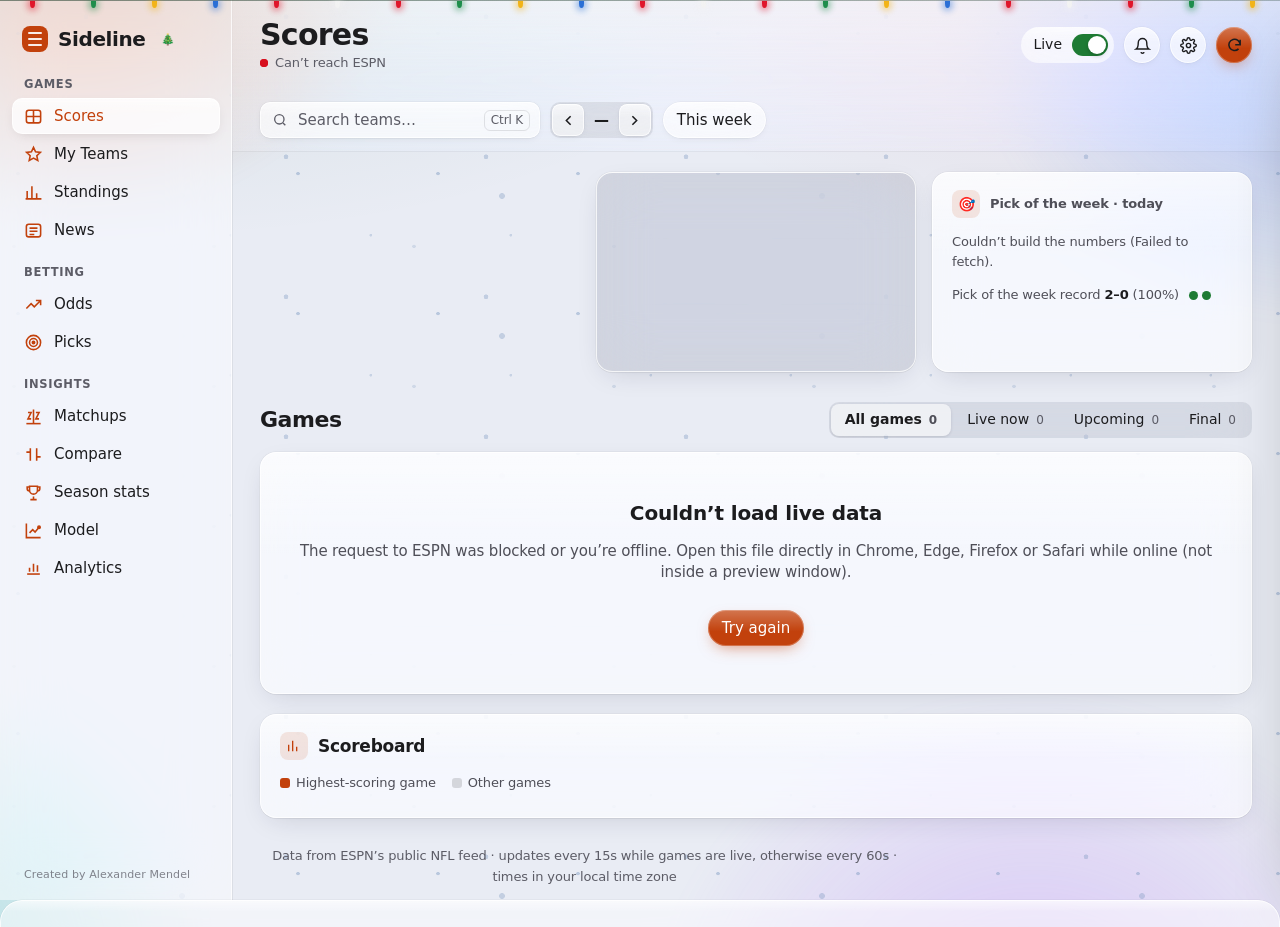
<file: sports/nfl.html>
<!DOCTYPE html>
<html lang="en" data-density="comfy">
<head>
<meta charset="utf-8">
<meta name="viewport" content="width=device-width, initial-scale=1">
<title>NFL · Sideline</title>
<link rel="stylesheet" href="sideline.css">
<link rel="stylesheet" href="motion.css">
<link rel="stylesheet" href="glass.css">
<link rel="stylesheet" href="ease.css">
<link rel="stylesheet" href="holiday.css">
<style>
/* NFL-only components (field diagrams, sport-specific stats) */
.avatar .ini{font-style:normal}
.avatar.xs{width:24px;height:24px;font-size:9px}
.avatar.md{width:40px;height:40px;font-size:14px}
.avatar.lg{width:50px;height:50px;font-size:16px}
.leaders .ld{display:flex;align-items:center;gap:7px;padding:5px 8px;min-width:0}
.leaders .ld>span{min-width:0;overflow:hidden;text-overflow:ellipsis}
.leaders .ld .nmx{white-space:nowrap;color:var(--text);font-weight:500;flex:0 1 auto}
.leaders .ld b{flex:none;font-weight:600}
.leaders .ld small{flex:none;color:var(--dim);font-size:10.5px;margin-left:-4px}
.leaders .ldcap{grid-column:1/-1;padding:2px 10px 0;font-size:11px;color:var(--dim)}
.spot .subs .lead{display:flex;align-items:center;gap:9px}
.spot .subs .lt{display:block;min-width:0;color:inherit;font-size:inherit}
.spot .subs .lt b{font-size:16px}
.tileav{position:absolute;right:10px;top:10px}
.possb{font-size:12px;margin-left:5px}
.sitline{display:block;margin:0 6px;padding:6px 10px;border-radius:12px;font-size:12px;background:rgba(var(--acc-rgb),.1);border:1px solid rgba(var(--acc-rgb),.25);white-space:nowrap;overflow:hidden;text-overflow:ellipsis}
.sitline b{font-weight:600}
.gl2{display:grid;grid-template-columns:1fr 1fr;gap:8px}
.gl2 .cap{grid-column:1/-1;font-size:12px;color:var(--muted);font-weight:500;margin-top:6px}
.gl2 .cap:first-child{margin-top:0}
.gldr{display:flex;align-items:center;gap:10px;padding:8px 10px;border-radius:14px;background:var(--tile);border:1px solid var(--tile-edge);min-width:0}
.gldr .tx{min-width:0;flex:1}
.gldr b{display:block;font-weight:500;font-size:13.5px;white-space:nowrap;overflow:hidden;text-overflow:ellipsis}
.gldr .dv{display:block;font-size:12px;color:var(--muted);white-space:nowrap;overflow:hidden;text-overflow:ellipsis}
.gldr .favstar{margin:0;flex:none}
.play .dd{display:block;color:var(--dim);font-size:11.5px;margin-bottom:2px}
.field .yl{stroke:rgba(var(--fg),.12);stroke-width:1}
.field .yl.mid{stroke:rgba(var(--fg),.3)}
.field .ez{fill:rgba(var(--fg),.07)}
.drv{cursor:pointer}
.drv:hover rect:first-of-type{filter:brightness(1.08)}
.injname{display:flex;align-items:center;gap:8px;min-width:0}
.leadcard .lrow{display:flex;align-items:center;gap:10px;min-width:0}
.leadcard .lrow>span{display:flex;flex-direction:column;gap:5px;min-width:0}
@media (max-width:640px){.gl2{grid-template-columns:1fr}
}</style>
</head>
<body>

<div class="app">
  <aside class="side" aria-label="Sections">
    <div class="brand"><span class="mark" aria-hidden="true"></span>Sideline</div>
    <div class="group" id="tabs">
      <button class="nav on" data-tab="scores" data-label="Scores" aria-label="Scores"><span class="ic"><svg viewBox="0 0 24 24" fill="none" stroke="currentColor" stroke-width="2"><rect x="3" y="4" width="18" height="16" rx="3"/><path d="M12 4v16M3 12h18"/></svg></span>Scores</button>
      <button class="nav" data-tab="mine" data-label="My Teams" aria-label="My Teams"><span class="ic"><svg viewBox="0 0 24 24" fill="none" stroke="currentColor" stroke-width="2"><path d="M12 3l2.6 5.6 6.1.7-4.5 4.2 1.2 6L12 16.6 6.6 19.5l1.2-6L3.3 9.3l6.1-.7z"/></svg></span>My Teams<span class="ct" id="ct-fav"></span></button>
      <button class="nav" data-tab="odds" data-label="Odds" aria-label="Odds"><span class="ic"><svg viewBox="0 0 24 24" fill="none" stroke="currentColor" stroke-width="2"><path d="M3 17l6-6 4 4 8-8M15 7h6v6"/></svg></span>Odds</button>
      <button class="nav" data-tab="picks" data-label="Picks" aria-label="Picks"><span class="ic"><svg viewBox="0 0 24 24" fill="none" stroke="currentColor" stroke-width="2"><circle cx="12" cy="12" r="9"/><circle cx="12" cy="12" r="5"/><circle cx="12" cy="12" r="1.5" fill="currentColor"/></svg></span>Picks<span class="ct" id="ct-picks"></span></button>
      <button class="nav" data-tab="matchup" data-label="Matchups" aria-label="Matchups"><span class="ic"><svg viewBox="0 0 24 24" fill="none" stroke="currentColor" stroke-width="2"><path d="M12 3v18M5 7h4l-4 8h4M15 7h4l-4 8h4"/><path d="M3 21h18"/></svg></span>Matchups</button>
      <button class="nav" data-tab="compare" data-label="Compare" aria-label="Compare"><span class="ic"><svg viewBox="0 0 24 24" fill="none" stroke="currentColor" stroke-width="2"><path d="M8 4v16M16 4v16M3 9h5M16 15h5"/></svg></span>Compare</button>
      <button class="nav" data-tab="season" data-label="Season stats" aria-label="Season stats"><span class="ic"><svg viewBox="0 0 24 24" fill="none" stroke="currentColor" stroke-width="2"><path d="M8 21h8M12 17v4M7 4h10v5a5 5 0 0 1-10 0z"/><path d="M17 5h3v2a3 3 0 0 1-3 3M7 5H4v2a3 3 0 0 0 3 3"/></svg></span>Season stats</button>
      <button class="nav" data-tab="model" data-label="Model accuracy" aria-label="Model accuracy"><span class="ic"><svg viewBox="0 0 24 24" fill="none" stroke="currentColor" stroke-width="2"><path d="M3 3v18h18"/><path d="M7 15l4-4 3 3 5-6"/><circle cx="19" cy="8" r="1.5" fill="currentColor"/></svg></span>Model</button>
      <button class="nav" data-tab="analytics" data-label="Analytics" aria-label="Analytics"><span class="ic"><svg viewBox="0 0 24 24" fill="none" stroke="currentColor" stroke-width="2"><path d="M4 19h16"/><path d="M7 16v-5M12 16V6M17 16v-8"/></svg></span>Analytics</button>
      <button class="nav" data-tab="standings" data-label="Standings" aria-label="Standings"><span class="ic"><svg viewBox="0 0 24 24" fill="none" stroke="currentColor" stroke-width="2"><path d="M4 20V10M10 20V4M16 20v-7M22 20H2"/></svg></span>Standings</button>
      <button class="nav" data-tab="news" data-label="News" aria-label="News"><span class="ic"><svg viewBox="0 0 24 24" fill="none" stroke="currentColor" stroke-width="2"><rect x="3" y="4" width="18" height="16" rx="3"/><path d="M7 9h10M7 13h10M7 17h6"/></svg></span>News</button>
    </div>
    <div class="grow"></div>
  </aside>

  <main>
    <div class="topbar">
      <div class="hello"><div class="hav" id="helloAv"></div><div><h1 id="helloTitle">Welcome back</h1><div class="srow"><span class="dot" id="connDot"></span><span id="updated">Connecting…</span></div></div></div>
      <label class="search glass"><svg viewBox="0 0 24 24" fill="none" stroke="currentColor" stroke-width="2"><circle cx="11" cy="11" r="7"/><path d="M20 20l-3.5-3.5"/></svg>
        <input type="search" id="teamSearch" placeholder="Search teams…" autocomplete="off"><kbd id="kbdHint">⌘K</kbd></label>
      <div class="datebar glass" id="datebar">
        <button class="roundbtn" id="prevDay" aria-label="Previous week"><svg viewBox="0 0 24 24" fill="none" stroke="currentColor" stroke-width="2.2"><path d="M15 6l-6 6 6 6"/></svg></button>
        <label class="datepick"><span class="datelabel" id="dateLabel">—</span><input type="date" id="datePick" aria-label="Jump to the week of a date"></label>
        <button class="roundbtn" id="nextDay" aria-label="Next week"><svg viewBox="0 0 24 24" fill="none" stroke="currentColor" stroke-width="2.2"><path d="M9 6l6 6-6 6"/></svg></button>
      </div>
      <button class="pillbtn glass" id="todayBtn">This week</button>
      <div class="tbreak"></div>
      <div class="spacer"></div>
      <span class="pillbtn glass hidden" id="standSeason" style="cursor:default"></span>
      <div class="themepill glass" id="themePill"><button data-tv="auto"><span class="tdot">◐</span>System</button><button data-tv="light"><span class="tdot">☀</span>Light</button><button data-tv="dark"><span class="tdot">☾</span>Dark</button></div>
      <button class="toggle auto-on glass autopill" id="autoBtn" title="Auto-refresh"><span id="autoLabel">Live</span><span class="switch"></span></button>
      <div class="bellwrap">
        <button class="roundbtn glass" id="bellBtn" aria-label="Alerts"><svg viewBox="0 0 24 24" fill="none" stroke="currentColor" stroke-width="2"><path d="M6 8a6 6 0 1 1 12 0c0 7 3 9 3 9H3s3-2 3-9M10 21a2 2 0 0 0 4 0"/></svg><span class="badge hidden" id="bellBadge">0</span></button>
        <div class="alertpanel glass" id="alertPanel"></div>
      </div>
      <button class="roundbtn glass" id="settingsBtn" aria-label="Settings"><svg viewBox="0 0 24 24" fill="none" stroke="currentColor" stroke-width="2"><circle cx="12" cy="12" r="3"/><path d="M19.4 15a1.7 1.7 0 0 0 .3 1.8l.1.1a2 2 0 1 1-2.8 2.8l-.1-.1a1.7 1.7 0 0 0-1.8-.3 1.7 1.7 0 0 0-1 1.5V21a2 2 0 1 1-4 0v-.1a1.7 1.7 0 0 0-1.1-1.5 1.7 1.7 0 0 0-1.8.3l-.1.1a2 2 0 1 1-2.8-2.8l.1-.1a1.7 1.7 0 0 0 .3-1.8 1.7 1.7 0 0 0-1.5-1H3a2 2 0 1 1 0-4h.1a1.7 1.7 0 0 0 1.5-1.1 1.7 1.7 0 0 0-.3-1.8l-.1-.1a2 2 0 1 1 2.8-2.8l.1.1a1.7 1.7 0 0 0 1.8.3H9a1.7 1.7 0 0 0 1-1.5V3a2 2 0 1 1 4 0v.1a1.7 1.7 0 0 0 1 1.5 1.7 1.7 0 0 0 1.8-.3l.1-.1a2 2 0 1 1 2.8 2.8l-.1.1a1.7 1.7 0 0 0-.3 1.8V9a1.7 1.7 0 0 0 1.5 1H21a2 2 0 1 1 0 4h-.1a1.7 1.7 0 0 0-1.5 1z"/></svg></button>
      <button class="pillbtn accbtn" id="refreshBtn"><svg width="15" height="15" viewBox="0 0 24 24" fill="none" stroke="currentColor" stroke-width="2.2"><path d="M20 11a8 8 0 1 0-2.3 5.7M20 4v7h-7"/></svg>Refresh</button>
    </div>

    <section id="view-scores">
      <div class="hero" id="hero">
        <div class="hsec" data-sec="spot"><span class="drag" draggable="true" title="Drag to rearrange">⋮⋮</span><div id="spotWrap" style="height:100%"></div></div>
        <div class="hsec" data-sec="tiles"><span class="drag" draggable="true" title="Drag to rearrange">⋮⋮</span><div class="tiles glass" id="tiles"></div></div>
        <div class="hsec" data-sec="bet"><span class="drag" draggable="true" title="Drag to rearrange">⋮⋮</span><div class="betbox glass" id="betBox"></div></div>
      </div>
      <div class="sechead"><h2 id="gamesTitle">Games</h2><span class="sub" id="gamesSub"></span><span class="spacer"></span>
<div class="roomtabs glass" id="filters">
      <button class="nav on" data-f="all"><span class="ic"><svg viewBox="0 0 24 24" fill="none" stroke="currentColor" stroke-width="2"><circle cx="12" cy="12" r="9"/><path d="M3 12h18M12 3a14 14 0 0 1 0 18M12 3a14 14 0 0 0 0 18"/></svg></span>All games<span class="ct" id="ct-all">0</span></button>
      <button class="nav" data-f="in"><span class="ic"><svg viewBox="0 0 24 24" fill="none" stroke="currentColor" stroke-width="2"><circle cx="12" cy="12" r="3" fill="currentColor"/><path d="M5.6 5.6a9 9 0 0 0 0 12.8M18.4 5.6a9 9 0 0 1 0 12.8"/></svg></span>Live now<span class="ct" id="ct-in">0</span></button>
      <button class="nav" data-f="pre"><span class="ic"><svg viewBox="0 0 24 24" fill="none" stroke="currentColor" stroke-width="2"><circle cx="12" cy="12" r="9"/><path d="M12 7v5l3 2"/></svg></span>Upcoming<span class="ct" id="ct-pre">0</span></button>
      <button class="nav" data-f="post"><span class="ic"><svg viewBox="0 0 24 24" fill="none" stroke="currentColor" stroke-width="2"><path d="M5 12l5 5L20 7"/></svg></span>Final<span class="ct" id="ct-post">0</span></button>
    </div>
      </div>
      <div class="grid" id="games"></div>
      <div class="hsec panel glass" data-sec="chart" id="chartBelow" style="margin-top:20px">
          <div class="ph"><span class="pic"><svg viewBox="0 0 24 24" fill="none" stroke="currentColor" stroke-width="2"><path d="M4 20V10M10 20V4M16 20v-7"/></svg></span><h3>Scoreboard</h3><span class="sub" id="chartSub"></span></div>
          <div class="legend"><span><i class="lg-home"></i>Highest-scoring game</span><span><i style="background:rgba(var(--fg),.18)"></i>Other games</span></div>
          <div class="chartbox" id="ptsChart"><div class="tip" id="ptsTip"></div></div>
        </div>
    </section>

    <section id="view-mine" class="hidden"><div class="mine-grid" id="mine"></div></section>

    <section id="view-odds" class="hidden">
      <div class="betbox glass" id="oddsBet" style="margin-bottom:16px"></div>
      <div class="panel glass">
        <div class="ph"><span class="pic"><svg viewBox="0 0 24 24" fill="none" stroke="currentColor" stroke-width="2"><path d="M3 17l6-6 4 4 8-8M15 7h6v6"/></svg></span><h3>Odds board</h3><span class="sub" id="oddsSub"></span><span class="spacer"></span>
          <a class="pillbtn glass sm" href="https://sportsbook.draftkings.com/leagues/football/nfl" target="_blank" rel="noopener">Open DraftKings ↗</a></div>
        <div class="oddsboard" id="oddsBoard"></div>
      </div>
      <p class="rg">Lines are DraftKings odds as reported through ESPN’s feed (DraftKings is ESPN’s official odds provider). They refresh with the dashboard, can trail the sportsbook by a minute or more, and in-game lines aren’t always published. “Fair win %” is the moneyline’s implied probability with the sportsbook’s margin removed. Make your own picks for fun on the Picks page. 21+ only. If gambling stops being fun, call 1-800-GAMBLER.</p>
    </section>

    <section id="view-picks" class="hidden"><div id="syncBar"></div><div id="parlayBox"></div><div id="mpBox"></div><div class="picks-grid" id="picks"></div></section>
    <section id="view-matchup" class="hidden"><div id="matchup"></div></section>
    <section id="view-compare" class="hidden"><div id="compare"></div></section>

    <section id="view-season" class="hidden"><div id="season"></div></section>

    <section id="view-model" class="hidden"><div id="modelTrack"></div></section>
    <section id="view-analytics" class="hidden"><div id="analytics"></div></section>
    <section id="view-standings" class="hidden">
      <div class="stand-grid" id="standings"></div>
      <div class="keyrow"><span><i style="background:var(--acc)"></i>Division leader (1–4)</span><span><i style="background:var(--inv-bg)"></i>Wild card (5–7)</span><span style="color:var(--dim)">Click a column to sort</span></div>
    </section>

    <section id="view-news" class="hidden"><div class="news" id="news"></div></section>
    <p class="note" style="text-align:center;margin-top:28px">Data from ESPN’s public NFL feed · updates every 15s while games are live, otherwise every 60s · times in your local time zone</p>
  </main>
</div>

<div class="scrim" id="scrim"></div>
<aside class="drawer glass" id="drawer" aria-hidden="true">
  <div class="dhead"><div class="t" id="dTitle">Game</div>
    <button class="roundbtn glass" id="dRefresh" aria-label="Refresh game"><svg viewBox="0 0 24 24" fill="none" stroke="currentColor" stroke-width="2.2"><path d="M20 11a8 8 0 1 0-2.3 5.7M20 4v7h-7"/></svg></button>
    <button class="roundbtn glass" id="dClose" aria-label="Close"><svg viewBox="0 0 24 24" fill="none" stroke="currentColor" stroke-width="2.2"><path d="M6 6l12 12M18 6L6 18"/></svg></button></div>
  <div class="dbody" id="dBody"></div>
</aside>
<div class="scrim" id="mscrim" style="z-index:55"></div>
<div class="modal glass" id="picker" role="dialog" aria-modal="true">
  <div class="mhead"><h3 id="pTitle">Pick</h3><button class="roundbtn glass" id="pClose" style="width:36px;height:36px" aria-label="Close"><svg viewBox="0 0 24 24" fill="none" stroke="currentColor" stroke-width="2.2"><path d="M6 6l12 12M18 6L6 18"/></svg></button></div>
  <div class="mbody" id="pBody"></div>
</div>
<div class="toasts" id="toasts"></div>
<script src="../learn/predict.js"></script>
<script src="analytics.js"></script>
<script src="books.js"></script>
<script>
(() => {
'use strict';
/* =====================================================================
   Core utilities
   ===================================================================== */
const API = 'https://site.api.espn.com/apis/site/v2/sports/football/nfl';
const STANDINGS_API = 'https://site.api.espn.com/apis/v2/sports/football/nfl/standings';
const ATHLETE_API = 'https://site.web.api.espn.com/apis/common/v3/sports/football/nfl/athletes';
const CUR = `${API}/scoreboard?limit=100`;   // the current NFL week
const LIVE_MS = 15000, IDLE_MS = 60000;

const $ = s => document.querySelector(s);
const $$ = (s, el = document) => [...el.querySelectorAll(s)];
const esc = v => String(v ?? '').replace(/[&<>"']/g, c => ({ '&': '&amp;', '<': '&lt;', '>': '&gt;', '"': '&quot;', "'": '&#39;' }[c]));
const num = v => { const n = parseFloat(String(v ?? '').replace(/[^0-9.\-]/g, '')); return isFinite(n) ? n : null; };
const hex = c => c && /^#?[0-9a-f]{3,8}$/i.test(c) ? (c[0] === '#' ? c : '#' + c) : null;
const ymd = d => `${d.getFullYear()}${String(d.getMonth() + 1).padStart(2, '0')}${String(d.getDate()).padStart(2, '0')}`;
const isoDay = d => `${d.getFullYear()}-${String(d.getMonth() + 1).padStart(2, '0')}-${String(d.getDate()).padStart(2, '0')}`;
const sameDay = (a, b) => ymd(a) === ymd(b);
const rgbOf = h => { h = h.replace('#', ''); if (h.length === 3) h = h.split('').map(c => c + c).join(''); return [0, 2, 4].map(i => parseInt(h.slice(i, i + 2), 16)).join(','); };
if (!/Mac|iPhone|iPad/.test(navigator.platform)) $('#kbdHint').textContent = 'Ctrl K';

/* Built-in team list, so picking a team works even if ESPN's team list can't load */
const TEAMS_STATIC = [
  [22, 'ARI', 'Arizona Cardinals', '97233f'], [1, 'ATL', 'Atlanta Falcons', 'a71930'], [33, 'BAL', 'Baltimore Ravens', '241773'], [2, 'BUF', 'Buffalo Bills', '00338d'],
  [29, 'CAR', 'Carolina Panthers', '0085ca'], [3, 'CHI', 'Chicago Bears', '0b1c3a'], [4, 'CIN', 'Cincinnati Bengals', 'fb4f14'], [5, 'CLE', 'Cleveland Browns', '311d00'],
  [6, 'DAL', 'Dallas Cowboys', '002a5c'], [7, 'DEN', 'Denver Broncos', 'fb4f14'], [8, 'DET', 'Detroit Lions', '0076b6'], [9, 'GB', 'Green Bay Packers', '203731'],
  [34, 'HOU', 'Houston Texans', '03202f'], [11, 'IND', 'Indianapolis Colts', '002c5f'], [30, 'JAX', 'Jacksonville Jaguars', '006778'], [12, 'KC', 'Kansas City Chiefs', 'e31837'],
  [13, 'LV', 'Las Vegas Raiders', '000000'], [24, 'LAC', 'Los Angeles Chargers', '0080c6'], [14, 'LAR', 'Los Angeles Rams', '003594'], [15, 'MIA', 'Miami Dolphins', '008e97'],
  [16, 'MIN', 'Minnesota Vikings', '4f2683'], [17, 'NE', 'New England Patriots', '002244'], [18, 'NO', 'New Orleans Saints', 'd3bc8d'], [19, 'NYG', 'New York Giants', '0b2265'],
  [20, 'NYJ', 'New York Jets', '125740'], [21, 'PHI', 'Philadelphia Eagles', '004c54'], [23, 'PIT', 'Pittsburgh Steelers', 'ffb612'], [25, 'SF', 'San Francisco 49ers', 'aa0000'],
  [26, 'SEA', 'Seattle Seahawks', '002244'], [27, 'TB', 'Tampa Bay Buccaneers', 'd50a0a'], [10, 'TEN', 'Tennessee Titans', '0c2340'], [28, 'WSH', 'Washington Commanders', '5a1414']
].map(([id, abbreviation, displayName, color]) => ({ id: String(id), abbreviation, displayName, shortDisplayName: displayName.split(' ').slice(-1)[0], color, logo: `https://a.espncdn.com/i/teamlogos/nfl/500/${abbreviation.toLowerCase()}.png` }));

let ringN = 0;
function ring(p, { size = 92, stroke = 9, value = '', label = '', away = false } = {}) {
  p = Math.max(0, Math.min(1, p || 0));
  const r = (size - stroke) / 2, c = 2 * Math.PI * r, id = 'rg' + (++ringN), cx = size / 2;
  const [g1, g2] = away ? [COL.awayB || '#b9b5f2', COL.away || '#8d88dc'] : [COL.ringA || '#ffc24a', COL.ringB || '#ff7f3f'];
  return `<svg class="ring" width="${size}" height="${size}" viewBox="0 0 ${size} ${size}" role="img" aria-label="${esc(label)} ${esc(value)}">
    <defs><linearGradient id="${id}" x1="0" y1="0" x2="1" y2="1"><stop offset="0" stop-color="${g1}"/><stop offset="1" stop-color="${g2}"/></linearGradient></defs>
    <circle cx="${cx}" cy="${cx}" r="${r}" fill="none" stroke="rgba(${COL.fg || '40,38,62'},.1)" stroke-width="${stroke}"/>
    <circle cx="${cx}" cy="${cx}" r="${r}" fill="none" stroke="url(#${id})" stroke-width="${stroke}" stroke-linecap="round" stroke-dasharray="${(c * p).toFixed(1)} ${c.toFixed(1)}" transform="rotate(-90 ${cx} ${cx})"/>
    <text class="rv" x="${cx}" y="${cx + (label ? 2 : 5)}" text-anchor="middle" font-size="${Math.round(size * .2)}">${esc(value)}</text>
    ${label ? `<text class="rl" x="${cx}" y="${cx + size * .18}" text-anchor="middle" font-size="${Math.max(9, Math.round(size * .11))}">${esc(label)}</text>` : ''}</svg>`;
}
function updateHello() {   // the large title names the current section
  const on = document.querySelector('#tabs .nav.on');
  const el = document.getElementById('helloTitle'); if (el) el.textContent = on ? (on.dataset.label || on.textContent.trim()) : 'Scores';
}
const logoImg = (team, cls = '') => {
  const src = team?.logo || team?.logos?.[0]?.href || TEAMS_STATIC.find(t => t.id === String(team?.id))?.logo;
  return src ? `<img class="${cls}" src="${esc(src)}" alt="" loading="lazy" onerror="this.style.visibility='hidden'">`
             : `<div class="logo-ph ${cls}">${esc(team?.abbreviation || '?')}</div>`;
};
const hatch = (id, color, bg) => `<pattern id="${id}" width="7" height="7" patternUnits="userSpaceOnUse" patternTransform="rotate(45)"><rect width="7" height="7" fill="${bg}"/><rect width="3" height="7" fill="${color}"/></pattern>`;

async function getJSON(url, ms = 15000) {
  const ctl = new AbortController();
  const timer = setTimeout(() => ctl.abort(), ms);
  try {
    const r = await fetch(url, { signal: ctl.signal });
    if (!r.ok) throw new Error(`ESPN returned HTTP ${r.status}`);
    return await r.json();
  } catch (e) {
    if (e.name === 'AbortError') throw new Error('ESPN took too long to respond');
    throw e;
  } finally { clearTimeout(timer); }
}
const CACHE = new Map();
async function cached(url, ttl) {
  const c = CACHE.get(url);
  if (c && Date.now() - c.t < ttl) return c.v;
  const v = await getJSON(url);
  CACHE.set(url, { t: Date.now(), v });
  return v;
}
const safe = p => p.then(v => v, e => { console.warn('[gridiron]', e && e.message || e); return null; });
async function pool(items, n, fn) { const out = []; let i = 0; await Promise.all(Array.from({ length: Math.min(n, items.length) }, async () => { while (i < items.length) { const k = i++; out[k] = await fn(items[k]); } })); return out; }

/* Saved data (this browser only) */
const store = {
  ok: true,
  get(k, d) { try { const v = localStorage.getItem(k); return v ? JSON.parse(v) : d; } catch (e) { this.ok = false; return d; } },
  set(k, v) { try { localStorage.setItem(k, JSON.stringify(v)); } catch (e) { this.ok = false; } }
};
try { localStorage.setItem('gridiron.test', '1'); localStorage.removeItem('gridiron.test'); } catch (e) { store.ok = false; }
const storageBanner = () => store.ok ? '' : `<div class="banner">⚠️ <div><b>This browser window isn’t letting the dashboard save anything.</b> Your favorites, picks and settings work for now but reset when you close it. That happens in private/incognito windows and in file previews (for example inside a chat app or email). Download the file and open it directly in Chrome, Edge, Safari or Firefox to keep them.</div></div>`;

/* =====================================================================
   Settings, theme, layout
   ===================================================================== */
const ACCENTS = {   // l/li = light-mode fill and ink, d/di = dark-mode fill and ink (all >= 4.5:1)
  sunset: { l: '#c2410c', li: '#fff', d: '#ff8a3d', di: '#1a0a00', name: 'Orange' },
  lime: { l: '#1e7b34', li: '#fff', d: '#4ade80', di: '#06210c', name: 'Green' },
  sky: { l: '#0064d2', li: '#fff', d: '#5aa9ff', di: '#001833', name: 'Blue' },
  rose: { l: '#c2255c', li: '#fff', d: '#ff8cb4', di: '#2a0412', name: 'Pink' },
  violet: { l: '#6741d9', li: '#fff', d: '#b197fc', di: '#160b33', name: 'Purple' }
};
Object.values(ACCENTS).forEach(a => { a.c = a.c2 = a.l; a.ink = a.li; a.dark = a.l; });
const FANTASY_PRESETS = {
  'PPR': { PYD: 0.04, PTD: 4, INT: -2, RYD: 0.1, RTD: 6, REC: 1, REYD: 0.1, RETD: 6, FUML: -2, BON: 0 },
  'Half-PPR': { PYD: 0.04, PTD: 4, INT: -2, RYD: 0.1, RTD: 6, REC: 0.5, REYD: 0.1, RETD: 6, FUML: -2, BON: 0 },
  'Standard': { PYD: 0.04, PTD: 4, INT: -2, RYD: 0.1, RTD: 6, REC: 0, REYD: 0.1, RETD: 6, FUML: -2, BON: 0 },
  'DraftKings-style': { PYD: 0.04, PTD: 4, INT: -1, RYD: 0.1, RTD: 6, REC: 1, REYD: 0.1, RETD: 6, FUML: -1, BON: 3 }
};
const SEC_NAMES = { spot: 'Spotlight game', tiles: 'Stat tiles', bet: 'Pick of the week', chart: 'Scoreboard chart' };
const SKEY = 'gridiron.settings.v1';
const DEF = {
  theme: 'auto', accent: 'sunset', density: 'comfy', look: 5,
  layout: ['spot', 'tiles', 'bet', 'chart'], hidden: [],
  alerts: { on: true, tip: true, clutch: true, clutchMine: false, milestone: true, yds: 100, td: true, final: true, picks: true, sound: false, desktop: false },
  fantasy: { ...FANTASY_PRESETS['PPR'] }
};
const loaded = store.get(SKEY, {});
const SET = { ...DEF, ...loaded, alerts: { ...DEF.alerts, ...(loaded.alerts || {}) }, fantasy: { ...DEF.fantasy, ...(loaded.fantasy || {}) } };
if (SET.look !== 6) { SET.theme = 'auto'; SET.accent = 'sunset'; SET.look = 6; }   // redesign: follow the system appearance by default
try { matchMedia('(prefers-color-scheme: dark)').addEventListener('change', () => { if (SET.theme === 'auto') { applySettings(); rerenderAll(); } }); } catch (e) {}
if (!ACCENTS[SET.accent]) SET.accent = 'sunset';
if (!Array.isArray(SET.layout)) SET.layout = [...DEF.layout];
SET.layout = SET.layout.filter(k => SEC_NAMES[k]);
Object.keys(SEC_NAMES).forEach(k => { if (!SET.layout.includes(k)) SET.layout.splice(k === 'bet' ? Math.min(2, SET.layout.length) : SET.layout.length, 0, k); });
const saveSet = () => store.set(SKEY, SET);
const COL = {};
function applySettings() {
  const root = document.documentElement;
  const eff = SET.theme === 'auto' ? (window.matchMedia && matchMedia('(prefers-color-scheme: dark)').matches ? 'dark' : 'light') : SET.theme;
  root.dataset.theme = eff;
  root.dataset.density = SET.density;
  const a = ACCENTS[SET.accent] || ACCENTS.sunset, light = eff === 'light';
  const fill = light ? a.l : a.d, ink = light ? a.li : a.di;
  a.c = a.c2 = fill; a.ink = ink;
  root.style.setProperty('--acc', fill);
  root.style.setProperty('--acc2', fill);
  root.style.setProperty('--acc-ink', ink);
  root.style.setProperty('--acc-rgb', rgbOf(fill));
  root.style.setProperty('--acc-text', fill);
  root.style.setProperty('--grad', `linear-gradient(${fill},${fill})`);
  root.style.setProperty('--grad-v', `linear-gradient(${fill},${fill})`);
  COL.ringA = fill; COL.ringB = fill;
  COL.home = fill;
  COL.homeRgb = rgbOf(fill);
  COL.away = light ? '#6e7b91' : '#9aa6bc';
  COL.awayB = COL.away;
  COL.fg = light ? '60,60,67' : '235,235,245';
  root.style.setProperty('--home', COL.home);
  root.style.setProperty('--away', COL.away);
  root.style.setProperty('--away-soft', light ? 'rgba(110,123,145,.3)' : 'rgba(154,166,188,.3)');
  $('#datePick').style.colorScheme = light ? 'light' : 'dark';
  $$('#themePill button').forEach(b => b.classList.toggle('on', b.dataset.tv === SET.theme));
  updateHello();
  applyLayout();
}
function applyLayout() {
  $$('.hsec').forEach(el => {               // the Scoreboard chart now sits below the games
    const k = el.dataset.sec;
    el.style.order = SET.layout.indexOf(k);
    el.classList.toggle('hidden', SET.hidden.includes(k));
  });
}

/* =====================================================================
   Favorites, picks, compare (saved)
   ===================================================================== */
const FKEY = 'gridiron.favorites.v1', PKEY = 'gridiron.picks.v1', CKEY = 'gridiron.compare.v1', AKEY = 'gridiron.alerts.v1';
const NS = FKEY.split('.')[0];                      // this league's own storage, stamped so another league's teams can never show up here
const SAVED = store.get(FKEY, {});
const FAV = SAVED.ns && SAVED.ns !== NS ? { teams: [], players: [] } : { teams: [], players: [], ...SAVED };
if (!Array.isArray(FAV.players)) FAV.players = [];
if (!Array.isArray(FAV.teams)) FAV.teams = [];
if (FAV.teamId != null && !FAV.teams.length) FAV.teams = [String(FAV.teamId)];   // one favorite team became a list of them
delete FAV.teamId;
FAV.teams = FAV.teams.map(String);
FAV.ns = NS;
if (SAVED.ns && SAVED.ns !== NS) store.set(FKEY, FAV);   // another league's list: clear it out rather than leave it sitting there
const PICKS = store.get(PKEY, {});
const CMP = store.get(CKEY, [null, null]);
const saveFav = () => { store.set(FKEY, FAV); updateCounts(); updateHello(); };
const savePicks = () => { store.set(PKEY, PICKS); updateCounts(); try { syncNote(); } catch (e) {} };
const saveCmp = () => store.set(CKEY, CMP);
const wkKey = w => w ? `${w.y}-${w.t}-${w.w}` : null;
const SPORTX = {
  id: 'nfl', move: { sp: 1.5, tot: 1.5 },
  unit: 'week',
  curKey: () => wkKey(state.curWk),
  nextKey: () => wkKey(nextWeekOf(state.curWk)),
  shownKey: () => wkKey(state.shown) || wkKey(state.curWk),
  label: k => { if (!k) return ''; const [y, t, w] = k.split('-').map(Number); try { return weekTitle({ y, t, w }); } catch { return `Week ${w}`; } },
  cmp: (a, b) => { const A = a.split('-').map(Number), B = b.split('-').map(Number); for (let i = 0; i < 3; i++) if (A[i] !== B[i]) return A[i] - B[i]; return 0; }
};
const INS = {
  unit: 'points', d: 1, tickD: 0, pyExp: 2.37,
  off: T => T.pts, def: T => T.opp, offLabel: 'Points scored per game', defLabel: 'Points allowed per game',
  colNote: 'Yardage, efficiency and ball security per game',
  teamCols: [
    { k: 'PTS/G', get: T => T.pts, d: 1 }, { k: 'OPP/G', get: T => T.opp, d: 1, lower: true }, { k: 'YDS/G', get: T => T.ypg, d: 1 }, { k: 'OPP YDS/G', get: T => T.oypg, d: 1, lower: true },
    { k: 'PASS/G', get: T => T.pass, d: 1 }, { k: 'RUSH/G', get: T => T.rush, d: 1 },
    { k: 'PTS/100 YDS', get: T => T.ypg ? T.pts / T.ypg * 100 : null, d: 1, tip: 'How well yards turn into points' },
    { k: '3RD%', get: T => T.third, d: 1, tip: 'Third-down conversion rate' }, { k: 'TO DIFF', get: T => T.to, d: 0, sign: true, tip: 'Takeaways minus giveaways' },
    { k: 'SACKS/G', get: T => T.sk, d: 1, lower: true, tip: 'Sacks taken per game' }, { k: 'PEN YDS/G', get: T => T.pen, d: 1, lower: true }
  ],
  players: [
    { title: 'Adjusted net yards per attempt', sub: 'QB efficiency with TDs, picks and sacks · 100+ attempts', url: () => offUrl('offense:passing', 'passing.passingAttempts'), d: 2,
      metric: m => { const g = k => num(m['passing.' + k]) || 0, att = g('passingAttempts'), sk = g('sacks'); return att >= 100 ? (g('passingYards') + 20 * g('passingTouchdowns') - 45 * g('interceptions') - g('sackYardsLost')) / (att + sk) : null; } },
    { title: 'Yards per carry', sub: '60+ carries', url: () => offUrl('offense:rushing', 'rushing.rushingYards'), d: 2,
      metric: m => { const a = num(m['rushing.rushingAttempts']), y = num(m['rushing.rushingYards']); return a >= 60 ? y / a : null; } },
    { title: 'Yards per target', sub: '30+ targets', url: () => offUrl('offense:receiving', 'receiving.receivingYards'), d: 2,
      metric: m => { const t = num(m['receiving.receivingTargets']), y = num(m['receiving.receivingYards']); return t >= 30 ? y / t : null; } },
    { title: 'Catch rate', sub: 'receptions per target · 30+ targets', url: () => offUrl('offense:receiving', 'receiving.receivingYards'), d: 1, unit: '%',
      metric: m => { const t = num(m['receiving.receivingTargets']), r = num(m['receiving.receptions']); return t >= 30 ? r / t * 100 : null; } }
  ],
  extraCards: L => {
    const to = [...L].filter(x => x.T.to != null).sort((a, b) => b.T.to - a.T.to)[0], ef = [...L].filter(x => x.T.ypg).sort((a, b) => b.T.pts / b.T.ypg - a.T.pts / a.T.ypg)[0];
    return [to && { icon: '🧤', title: 'Best turnover margin', x: to, text: `${to.T.to > 0 ? '+' : ''}${fxd(to.T.to, 0)} in takeaways minus giveaways.` },
      ef && { icon: '⚙️', title: 'Most efficient offense', x: ef, text: `${fxd(ef.T.pts / ef.T.ypg * 100, 1)} points for every 100 yards gained.` }].filter(Boolean);
  }
};
const fr = (m, k, i) => bn(m, k, i);
const KEYS = [
  { title: 'Put up points', off: T => T.pts, def: O => O.opp, defHigh: true,
    say: (X, O, xv, ov, xr, or) => `${X.abbr} score ${fxd(xv, 1)} points a game (${ordN(xr)}) and ${O.abbr} give up ${fxd(ov, 1)} (${ordWorst(or)}).` },
  { title: 'Move the ball', off: T => T.ypg, def: O => O.oypg, defHigh: true, check: (a, b) => moreThan(bn(a, 'totalYards'), bn(b, 'totalYards')),
    say: (X, O, xv, ov, xr, or) => `${X.abbr} gain ${fxd(xv, 0)} yards a game (${ordN(xr)}) and ${O.abbr} allow ${fxd(ov, 0)} (${ordWorst(or)}). Sustained drives wear a defense down.` },
  { title: 'Win the turnover battle', off: T => T.to, def: O => O.to, defHigh: false, check: (a, b) => moreThan(bn(b, 'turnovers'), bn(a, 'turnovers')),
    say: (X, O, xv, ov, xr, or) => `${X.abbr} are ${xv > 0 ? '+' : ''}${fxd(xv, 0)} in turnover margin (${ordN(xr)}) and ${O.abbr} are ${ov > 0 ? '+' : ''}${fxd(ov, 0)} (${ordWorst(or)}). Extra possessions swing games.` },
  { title: 'Stay ahead on third down', off: T => T.third, check: (a, b) => { const p = m => { const x = bn(m, 'thirdDownEff', 0), y = bn(m, 'thirdDownEff', 1); return y ? x / y : null; }; return moreThan(p(a), p(b)); },
    say: (X, O, xv, ov, xr) => `${X.abbr} convert ${fxd(xv, 1)}% of third downs (${ordN(xr)}). Staying on schedule keeps their offense on the field.` },
  { title: 'Establish the run', off: T => T.rush, check: (a, b) => moreThan(bn(a, 'rushingYards'), bn(b, 'rushingYards')),
    say: (X, O, xv, ov, xr) => `${X.abbr} run for ${fxd(xv, 0)} yards a game (${ordN(xr)}). Leaning on the ground game controls the clock.` },
  { title: 'Win through the air', off: T => T.pass, check: (a, b) => moreThan(bn(a, 'netPassingYards'), bn(b, 'netPassingYards')),
    say: (X, O, xv, ov, xr) => `${X.abbr} throw for ${fxd(xv, 0)} net yards a game (${ordN(xr)}). Their passing game is the main weapon.` },
  { title: 'Protect the quarterback', off: T => T.sk, offLower: true, check: (a, b) => moreThan(fr(b, 'sacksYardsLost', 0), fr(a, 'sacksYardsLost', 0)),
    say: (X, O, xv, ov, xr) => `${X.abbr} allow just ${fxd(xv, 1)} sacks a game (${ordN(xr)}-fewest). A clean pocket keeps drives alive.` },
  { title: 'Play clean football', off: T => T.pen, offLower: true, check: (a, b) => moreThan(fr(b, 'totalPenaltiesYards', 1), fr(a, 'totalPenaltiesYards', 1)),
    say: (X, O, xv, ov, xr) => `${X.abbr} give up ${fxd(xv, 0)} penalty yards a game (${ordN(xr)}-fewest). Avoiding flags avoids free yards.` },
  { title: 'Lock down the defense', off: T => T.opp, offLower: true, def: O => O.pts, defHigh: false,
    say: (X, O, xv, ov, xr, or) => `${X.abbr} allow ${fxd(xv, 1)} points a game (${ordN(xr)}-fewest) and ${O.abbr} score ${fxd(ov, 1)} (${ordWorst(or)}). A low-scoring game favors them.` }
];
/* =====================================================================
   Pick of the day — every day's pick is saved in this browser and
   shown again when you look back at that day
   ===================================================================== */
const DKEY = PKEY.replace('.picks.', '.daypicks.');
const DAYPICKS = store.get(DKEY, {});
const saveDayPicks = () => store.set(DKEY, DAYPICKS);
const slimTeam = t => t ? { id: String(t.id ?? ''), abbreviation: t.abbreviation || '', shortDisplayName: t.shortDisplayName || t.displayName || t.abbreviation || '', displayName: t.displayName || '', logo: t.logo || teamById(t.id)?.logo || '', color: t.color || '' } : null;
function logBest(b) {
  if (!b || !b.ok) return;
  const key = /today|this week/.test(b.when || 'today') ? SPORTX.curKey() : SPORTX.nextKey();
  if (!key) return;
  b.key = key;
  if (!b.top) return;
  const prev = DAYPICKS[key];
  if (prev && (prev.result || new Date(prev.date) <= new Date())) return;   // a pick locks once its game starts
  const c = b.top;
  DAYPICKS[key] = { key, label: SPORTX.label(key), evId: String(c.ev.id), date: c.ev.date, side: c.side, team: slimTeam(c.team), opp: slimTeam(c.opp), p: c.p, model: c.model, market: c.market, ml: c.ml, savedAt: Date.now(), result: null, final: '' };
  saveDayPicks();
}
async function computeBest() { const b = await computeBestRaw(); try { logBest(b); } catch (e) { console.error(e); } try { logModelPicks(b); } catch (e) { console.error(e); } return b; }
function gradeDayPick(dp, comps, done) {
  if (!dp || dp.result || !done) return false;
  const me = comps.find(x => String(x.team?.id ?? x.id) === String(dp.team?.id)), op = comps.find(x => x !== me);
  if (!me || !op) return false;
  const a = num(scoreVal(me.score)), b = num(scoreVal(op.score));
  const tie = me.winner == null && op.winner == null && a != null && a === b;
  const won = me.winner === true || (me.winner == null && a != null && b != null && a > b);
  dp.result = tie ? 'P' : won ? 'W' : 'L';
  dp.final = `${dp.team?.abbreviation || ''} ${a ?? ''}–${b ?? ''} ${dp.opp?.abbreviation || ''}`;
  return true;
}
function gradeDayPicks(evs) {
  const open = {}; Object.values(DAYPICKS).forEach(dp => { if (!dp.result) open[dp.evId] = dp; });
  let ch = false;
  (evs || []).forEach(ev => { const dp = open[String(ev.id)]; if (dp && gradeDayPick(dp, ev.competitions?.[0]?.competitors || [], statusOf(ev).state === 'post')) ch = true; });
  if (ch) saveDayPicks();
}
let dayGradeBusy = false;
async function gradeOldDayPicks() {
  if (dayGradeBusy) return; dayGradeBusy = true;
  try {
    const due = Object.values(DAYPICKS).filter(dp => !dp.result && Date.now() - new Date(dp.date) > 3 * 3600e3).slice(0, 6);
    if (!due.length) return;
    let ch = false;
    await pool(due, 3, async dp => { const s = await safe(cached(`${API}/summary?event=${dp.evId}`, 3e5)); const hc = s?.header?.competitions?.[0]; if (hc && gradeDayPick(dp, hc.competitors || [], !!hc.status?.type?.completed)) ch = true; });
    if (ch) { saveDayPicks(); renderBetBox('#betBox'); if (state.tab === 'odds') renderBetBox('#oddsBet', true); }
  } finally { dayGradeBusy = false; }
}
function dayRecord() {
  const g = Object.values(DAYPICKS).filter(dp => dp.result === 'W' || dp.result === 'L').sort((a, b) => new Date(a.date) - new Date(b.date));
  const w = g.filter(x => x.result === 'W').length;
  return { w, l: g.length - w, n: g.length, last: g.slice(-10) };
}
const dpChip = (dp, started) => dp.result === 'W' ? `<span class="chip win">✓ Hit · ${esc(dp.final)}</span>` : dp.result === 'L' ? `<span class="chip loss">✗ Missed · ${esc(dp.final)}</span>` : dp.result === 'P' ? `<span class="chip pre">Push · ${esc(dp.final)}</span>` : started ? '<span class="chip live"><i></i>In progress</span>' : '<span class="chip pre">Locked in</span>';
function renderBetBox(sel, wide) {
  const box = $(sel); if (!box) return;
  const b = state.best;
  if (!b || Date.now() - b.at > 60000) {
    if (!state.bestLoading) computeBest().then(() => { renderBetBox('#betBox'); if (state.tab === 'odds') renderBetBox('#oddsBet', true); });
    if (!b) { box.innerHTML = '<div class="skeleton" style="height:100%;min-height:180px;border:0"></div>'; return; }
  }
  gradeOldDayPicks();
  const cur = SPORTX.curKey(), view = SPORTX.shownKey() || cur;
  const saved = view ? DAYPICKS[view] : null, live = b.ok && b.top && b.key && b.key === view;
  const pct = x => x == null ? '—' : Math.round(x * 100) + '%';
  const head = `<div class="tag"><span class="ic">🎯</span>Pick of the ${SPORTX.unit} · ${esc(view ? SPORTX.label(view) : 'today')}</div>`;
  const R = dayRecord();
  const recLine = R.n ? `<div class="betrec"><span>Pick of the ${SPORTX.unit} record <b>${R.w}–${R.l}</b> (${Math.round(R.w / R.n * 100)}%)</span><span class="dots">${R.last.map(x => `<i class="${x.result === 'W' ? 'w' : 'l'}" title="${esc(x.label)}: ${esc(x.team?.abbreviation)} ${x.result === 'W' ? 'hit' : 'missed'} (${esc(x.final)})"></i>`).join('')}</span></div>` : '';
  const hist = wide ? (() => {
    const all = Object.values(DAYPICKS).sort((a, b2) => new Date(b2.date) - new Date(a.date)).slice(0, 10);
    return all.length ? `<div class="sublabel">Recent picks</div><div class="dphist">${all.map(dp => `<button class="dprow" data-ev="${esc(dp.evId)}"><span class="d">${esc(dp.label)}</span>${logoImg(dp.team)}<span><b>${esc(dp.team?.abbreviation)}</b> ${dp.side === 'home' ? 'vs' : '@'} ${esc(dp.opp?.abbreviation || '')}</span><span class="p">${pct(dp.p)}</span>${dpChip(dp, new Date(dp.date) <= new Date())}</button>`).join('')}</div>` : '';
  })() : '';
  const fine = `<div class="betfine">Each ${SPORTX.unit}’s pick is the single outcome with the highest estimated chance, combining the learning model with DraftKings’ moneyline (margin removed)${LEARN.model?.blend ? `, weighted by what ${LEARN.model.blend.n} past games showed works best` : ', half and half until enough results are in to learn a better mix'}. It locks when its game starts and is recorded on the site every hour, so the history is the same on every device. For entertainment only · 21+ · 1-800-GAMBLER</div>`;
  let main, nums = '', alt = '', target = null;
  if (live) {
    const c = b.top, pay = payout(c.ml); target = { mu: c.ev.id };
    main = `<div class="betmain">${logoImg(c.team)}<div><b>${esc(c.team?.shortDisplayName || c.team?.abbreviation)} to win</b><span>${c.side === 'home' ? 'vs' : '@'} ${esc(c.opp?.abbreviation || '')} · ${esc(startTime(c.ev))}</span></div>${ring(c.p, { size: 64, stroke: 7, value: pct(c.p) })}</div>`;
    nums = `<div class="betnums"><div><b>${pct(c.model)}</b><span>Model</span></div><div><b>${pct(c.market)}</b><span>DraftKings (fair)</span></div><div><b>${c.ml != null ? esc(fmtAm(c.ml)) : '—'}</b><span>${pay != null ? `$100 wins $${pay.toFixed(0)}` : 'Moneyline'}</span></div></div>`;
    alt = b.next.length ? `<div class="betalt"><span class="sub" style="align-self:center">Next:</span>${b.next.map(n => `<button data-g="${esc(n.ev.id)}">${esc(n.team?.abbreviation)} ${pct(n.p)}</button>`).join('')}</div>` : '';
  } else if (saved) {
    const started = new Date(saved.date) <= new Date(), pay = payout(saved.ml); target = { game: saved.evId };
    main = `<div class="betmain">${logoImg(saved.team)}<div><b>${esc(saved.team?.shortDisplayName || saved.team?.abbreviation)} to win</b><span>${saved.side === 'home' ? 'vs' : '@'} ${esc(saved.opp?.abbreviation || '')} · ${esc(new Date(saved.date).toLocaleString([], { weekday: 'short', month: 'short', day: 'numeric', hour: 'numeric', minute: '2-digit' }))}</span></div>${ring(saved.p, { size: 64, stroke: 7, value: pct(saved.p) })}</div>`;
    nums = `<div class="dpres">${dpChip(saved, started)}</div><div class="betnums"><div><b>${pct(saved.model)}</b><span>Model</span></div><div><b>${pct(saved.market)}</b><span>DraftKings (fair)</span></div><div><b>${saved.ml != null ? esc(fmtAm(saved.ml)) : '—'}</b><span>${pay != null ? `$100 wins $${pay.toFixed(0)}` : 'Moneyline'}</span></div></div>`;
  } else if (!b.ok) main = `<div class="muted">Couldn’t build the numbers (${esc(b.err?.message || 'no data')}).</div>`;
  else if (view && cur && SPORTX.cmp(view, cur) < 0) main = `<div class="muted">No pick was saved for this ${SPORTX.unit}. The site records a pick every hour before the games, starting November 13, 2026.</div>`;
  else if (view && b.key && SPORTX.cmp(view, b.key) > 0) main = `<div class="muted">This ${SPORTX.unit}’s pick posts once its games are next up.</div>`;
  else main = `<div class="muted">No upcoming games with enough data yet.</div>`;
  box.innerHTML = wide ? `${head}<div class="betwide"><div style="display:flex;flex-direction:column;gap:12px">${main}${alt}${recLine}</div><div style="display:flex;flex-direction:column;gap:10px">${nums}${fine}</div></div>${hist}` : `${head}${main}${nums}${alt}${recLine}${main.includes('muted') ? '' : fine}`;
  box.style.cursor = target ? 'pointer' : 'default';
  box.onclick = e => {
    const r = e.target.closest('[data-ev]'); if (r) { openGame(r.dataset.ev); return; }
    const g = e.target.closest('[data-g]'); if (g) { openMatchupFor(g.dataset.g); return; }
    if (target?.mu) openMatchupFor(target.mu); else if (target?.game) openGame(target.game);
  };
}

/* =====================================================================
   Learning model — trained nightly on every result (learn/learn.mjs)
   and published as data/model-<sport>.json
   ===================================================================== */
const LEARN = { model: null, loading: null, at: 0 };
function loadLearned() {
  if (LEARN.at && Date.now() - LEARN.at < 36e5) return Promise.resolve(LEARN.model);
  if (LEARN.loading) return LEARN.loading;
  // the site's own copy, plus the repo's latest (so copies hosted elsewhere still get the nightly model); newest wins
  const get = u => fetch(u, { cache: 'no-cache' }).then(r => r.ok ? r.json() : null).catch(() => null);
  LEARN.loading = Promise.all([get(`../data/model-${SPORTX.id}.json`), get(`https://raw.githubusercontent.com/abmendel/sideline/main/data/model-${SPORTX.id}.json`)])
    .then(list => { const ok = list.filter(m => m && Array.isArray(m.w) && m.teams).sort((a, b) => new Date(b.updated) - new Date(a.updated)); LEARN.loading = null; LEARN.at = Date.now(); if (ok[0]) LEARN.model = ok[0]; return LEARN.model; });
  return LEARN.loading;
}
function loadModelBase() { return Promise.all([loadModelBaseRaw(), loadLearned()]).then(([b]) => b); }
/* Learned model v2 (learn/predict.js): one shared model for the trainer, the hourly record and this page.
   Falls back to the version-1 model file until the first v2 training run has been published. */
const SMX = () => (typeof window !== 'undefined' && window.SidelineModel) || null;
const isV2 = M => !!(M && M.version >= 2 && SMX());
function v2Inputs(M, homeId, awayId, opt) {
  const sp = SPORTX.id, inj = (opt.base && opt.base.injuries) || {}, SM = SMX(), inp = {};
  if (sp === 'nba') {
    const outs = id => (inj[String(id)] || []).filter(i => i.id && SM.SIT(i.status) > 0).map(i => ({ id: String(i.id), sit: SM.SIT(i.status), name: i.name }));
    inp.outH = outs(homeId); inp.outA = outs(awayId);
  } else if (sp === 'nhl') { if (opt.spH?.id) inp.gH = String(opt.spH.id); if (opt.spA?.id) inp.gA = String(opt.spA.id); }
  else if (sp === 'mlb') { if (opt.spH?.id) inp.spH = String(opt.spH.id); if (opt.spA?.id) inp.spA = String(opt.spA.id); }
  else if (sp === 'nfl') {
    const qbOut = id => { const T = M.teams[String(id)], q = T && T.qb; return q && (inj[String(id)] || []).some(i => String(i.id) === String(q) && SM.SIT(i.status) >= .8); };
    if (qbOut(homeId)) inp.qbH = null; if (qbOut(awayId)) inp.qbA = null;
  }
  return inp;
}
function learnedParts(homeId, awayId, date, neutral, opt = {}) {
  const M = LEARN.model; if (!M || M.games < 50) return null;
  if (isV2(M)) {
    const inputs = v2Inputs(M, homeId, awayId, opt);
    const r = SMX().predictUS(M, homeId, awayId, { date: date ? new Date(date) : new Date(), neutral, inputs }); if (!r) return null;
    const P = r.parts;
    return { v2: true, home: P.home || 0, rating: (P.elo || 0) + (P.margin || 0) + (P.net || 0) + (P.shots || 0) + (P.ypp || 0) + (P.epa || 0) + (P.xg || 0), form: P.form || 0, rest: P.rest || 0,
      avail: P.avail, goalie: P.goalie, sp: P.sp, qb: P.qb, inputs, sigma: M.sigma, n: M.games };
  }
  const H = M.teams[String(homeId)], A = M.teams[String(awayId)]; if (!H || !A) return null;
  const when = date ? new Date(date) : new Date();
  const tf = t => ({ elo: t.elo, mShr: t.msum / (t.gp + 4), l10: t.last?.length ? t.last.reduce((s, v) => s + v, 0) / t.last.length : 0,
    rest: M.rest ? (t.lastDate ? Math.min(3, Math.max(0, Math.floor((when - new Date(t.lastDate)) / 864e5) - 1)) : 3) : 0 });
  const h = tf(H), a = tf(A), x = [neutral ? 0 : 1, (h.elo - a.elo) / 100, h.mShr - a.mShr, h.l10 - a.l10, h.rest - a.rest];
  const t = x.map((v, i) => v * (M.w[i] || 0));
  return { home: t[0], rating: t[1] + t[2], form: t[3], rest: t[4], sigma: M.sigma, n: M.games };
}
function applyLearned(pr, awayId, homeId, opt = {}) {
  if (!pr || !pr.factors) return pr;
  const L = learnedParts(homeId, awayId, opt.date, !!opt.neutral, opt); if (!L) return pr;
  const homeK = pr.factors.find(f => /^Home/.test(f.k))?.k || 'Home';
  const sp = SPORTX.id, A = pr.A, H = pr.H;
  const replaced = !L.v2 ? /^(Ratings matchup|Home|Recent form|Rest)/ : sp === 'nba' ? /^(Ratings matchup|Home|Recent form|Rest|Injuries)/ : sp === 'mlb' ? /^(Ratings matchup|Home|Recent form|Rest|Starting pitchers)/ : sp === 'nhl' ? /^(Ratings matchup|Home|Recent form|Rest|Starting goalies)/ : /^(Ratings matchup|Home|Recent form|Rest)/;
  let keep = pr.factors.filter(f => !replaced.test(f.k));
  if (L.v2 && sp === 'nfl') {                     // the quarterback is now in the model: take QBs out of the injury adjustment
    const inj = (opt.base && opt.base.injuries) || {}, qbImp = id => (inj[String(id)] || []).filter(i => i.pos === 'QB').reduce((s, i) => s + (i.impact || 0), 0);
    const dq = qbImp(awayId) - qbImp(homeId);
    keep = keep.map(f => /^Injuries/.test(f.k) ? { ...f, v: f.v - dq } : f);
  }
  const extra = [];
  if (L.v2) {
    const nm = (o, abbr) => o?.name ? `${abbr}: ${o.name}` : '';
    if (sp === 'nba') { const miss = l => (l || []).filter(o => o.sit >= .4).map(o => o.name).slice(0, 3).join(', '); const mA = miss(L.inputs.outA), mH = miss(L.inputs.outH);
      extra.push({ k: 'Player availability', v: L.avail || 0, note: [mA && `${A.abbr} without ${mA}`, mH && `${H.abbr} without ${mH}`].filter(Boolean).join(' · ') || 'full strength · learned from who actually played' }); }
    if (sp === 'nhl') extra.push({ k: 'Starting goalies', v: L.goalie || 0, note: [nm(opt.spA, A.abbr), nm(opt.spH, H.abbr)].filter(Boolean).join(' · ') || 'expected starters · goals saved above average, learned' });
    if (sp === 'mlb') extra.push({ k: 'Starting pitchers', v: L.sp || 0, note: [nm(opt.spA, A.abbr), nm(opt.spH, H.abbr)].filter(Boolean).join(' · ') || 'starters not announced' });
    if (sp === 'nfl') extra.push({ k: 'Quarterbacks', v: L.qb || 0, note: `expected starters${L.inputs.qbH === null ? ` · ${H.abbr} QB out` : ''}${L.inputs.qbA === null ? ` · ${A.abbr} QB out` : ''} · adjusted yards per attempt, learned` });
  }
  const factors = [
    { k: 'Learned ratings', v: L.rating, note: L.v2 ? `Elo, margin and ${sp === 'nba' ? 'pace-adjusted efficiency' : sp === 'nhl' ? 'shot quality' : sp === 'nfl' ? 'expected points per play' : 'run differential'} · learned from ${L.n.toLocaleString()} games` : `Elo and scoring margin, learned from ${L.n.toLocaleString()} games` },
    { k: homeK, v: opt.neutral ? 0 : L.home, note: opt.neutral ? 'neutral site' : `${H.abbr} at home · learned edge` },
    { k: 'Recent form', v: L.form, note: 'last 10 games · learned weight' },
    ...(LEARN.model.rest ? [{ k: 'Rest', v: L.rest, note: 'days off before the game · learned weight' }] : []),
    ...extra,
    ...keep
  ];
  const margin = factors.reduce((s, f) => s + f.v, 0), pH = Phi(margin / (L.sigma || 1));
  return { ...pr, factors, margin, pH, pA: 1 - pH, ptsH: pr.total / 2 + margin / 2, ptsA: pr.total / 2 - margin / 2, learned: true };
}
function predict(base, awayId, homeId, opt = {}) { return applyLearned(predictRaw(base, awayId, homeId, opt), awayId, homeId, { ...opt, base }); }
const lgt = p => { p = Math.min(.99, Math.max(.01, p)); return Math.log(p / (1 - p)); };
function blendProb(pm, pmk, pOpen) {
  if (pmk == null) return pm;
  const M = LEARN.model, B = M?.blend;
  if (isV2(M)) return SMX().blend2(B ? { a: B.a, wm: B.wm, wk: B.wk, wv: B.wv } : null, pm, pmk, pOpen);
  return B ? 1 / (1 + Math.exp(-(B.a + B.wModel * lgt(pm) + B.wMarket * lgt(pmk)))) : (pm + pmk) / 2;
}
const learnAge = () => LEARN.model?.updated ? (Date.now() - new Date(LEARN.model.updated)) / 36e5 : null;
const staleNote = () => { const h = learnAge(); return h != null && h > 36 ? `<div class="stalewarn">⚠️ The learning model hasn’t retrained in ${h < 72 ? Math.round(h) + ' hours' : Math.round(h / 24) + ' days'}. Predictions still work using its last update — check the “Retrain prediction models” job in the GitHub Actions tab.</div>` : ''; };
const pctS = v => v == null || isNaN(v) ? '—' : (v * 100).toFixed(1) + '%';
function learnedNote() {
  const M = LEARN.model;
  if (!M) return `<div class="learnbox"><b>🧠 Learning model</b><span>Not published yet. Until its first nightly run, predictions use this season’s stats only.</span></div>`;
  const E = M.eval || {}, s = E.season?.n >= 30 ? E.season : E.all || {};
  const inModel = { nba: 'player availability', nhl: 'starting goalies', mlb: 'starting pitchers', nfl: 'quarterbacks' }[SPORTX.id];
  const onTop = { nba: '', nhl: 'Other injuries still adjust on top.', mlb: 'Other injuries still adjust on top.', nfl: 'Other injuries still adjust on top.' }[SPORTX.id];
  return `${staleNote()}<div class="learnbox"><b>🧠 Learning model</b><span>${isV2(M) ? `Learned from ${M.games.toLocaleString()} games over ${(M.seasons || []).length} seasons and retrained twice a day. Ratings, home edge, form${M.rest ? ', rest' : ''} and ${inModel} are weighted by what predicted best on games it hadn’t seen. ${onTop}` : `Learned from ${M.games.toLocaleString()} games and retrained every night. It replaces the ratings, home edge, form${M.rest ? ' and rest' : ''} above with weights fit to real results; injuries${/mlb|nhl/.test(SPORTX.id) ? ' and starters' : ''} still adjust on top.`}</span>
    <span>Picks the winner <b>${pctS(s.acc)}</b> of the time${E.season?.n >= 30 ? ' this season' : ''} on games it hadn’t seen yet (home team every time: ${pctS(s.homeAcc)})${E.last30?.n >= 20 ? ` · last 30 days ${pctS(E.last30.acc)}` : ''}.</span>
    <span class="sub">Updated ${esc(new Date(M.updated).toLocaleString([], { month: 'short', day: 'numeric', hour: 'numeric', minute: '2-digit' }))}</span></div>`;
}
function modelCard() {
  const M = LEARN.model; if (!M) return '';
  const E = M.eval || {}, months = (E.months || []).filter(m => m.n >= 10).slice(-12), w = M.w || [];
  const lo = .4, hi = .8, h = v => Math.max(4, Math.min(100, (v - lo) / (hi - lo) * 100));
  const base = E.all?.homeAcc;
  const U = INS.unit, d = INS.d, u1 = U.replace(/s$/, '');
  const LBL = { home: `home edge`, elo: `100 Elo points`, margin: `1 ${u1} of season margin per game`, form: `1 ${u1} of last-10 margin`, rest: `1 extra day of rest`,
    net: `1 point per 100 possessions of net rating`, avail: `1 game-score point of missing rotation players`, shots: `1 shot per game of shot differential`, goalie: `1 goal saved per 30 shots by the starting goalie`,
    sp: `1 run saved per start by the starting pitcher`, ypp: `1 yard per play of margin`, epa: `1 expected point per 10 plays`, xg: `1 expected goal per game from shot quality`, qb: `1 adjusted net yard per attempt from the quarterback` };
  const feats = M.features || ['home', 'elo', 'margin', 'form', 'rest'];
  const learned = feats.map((f, i) => (f === 'rest' && !M.rest) ? null : `${LBL[f] || f} ${fxd(w[i], f === 'margin' || f === 'form' ? 2 : d)} ${U}`).filter(Boolean);
  const C = M.compare, ho = C?.holdout;
  const cmp = C && C.old && C.new ? `<div class="sublabel">Upgrade check · same games, predicted before they were played</div>
    <div class="mc-tiles"><div><b>${pctS(C.new.acc)}</b><span>Right · current model</span></div><div><b>${pctS(C.old.acc)}</b><span>Right · previous model</span></div>
      <div><b>${C.new.logloss?.toFixed(3) ?? '—'}</b><span>Log loss · current (lower is better)</span></div><div><b>${C.old.logloss?.toFixed(3) ?? '—'}</b><span>Log loss · previous</span></div>
      ${ho ? `<div><b>${ho.model.logloss.toFixed(3)} / ${ho.market.logloss.toFixed(3)}</b><span>Model vs DraftKings log loss (${ho.n} recent games)</span></div><div><b>${ho.blend.logloss.toFixed(3)}</b><span>Model + market mix</span></div>` : ''}</div>` : '';
  return `<div class="panel glass" style="margin-bottom:16px">${panelHead('Prediction model report card', 'every game predicted before it was played, then graded · retrained twice a day', IC.wp)}${staleNote()}
    <div class="mc-tiles"><div><b>${M.games.toLocaleString()}</b><span>Games learned from</span></div><div><b>${pctS(E.season?.acc ?? E.all?.acc)}</b><span>Right${E.season?.n ? ' this season' : ''}</span></div>
      <div><b>${pctS(E.last30?.acc)}</b><span>Last 30 days</span></div><div><b>${E.all?.brier != null ? E.all.brier.toFixed(3) : '—'}</b><span>Brier score (lower is better)</span></div>
      <div><b>${pctS(base)}</b><span>Home team every time</span></div>${M.blend ? `<div><b>${pctS(M.blend.accBlend)}</b><span>Model + market mix (${M.blend.n} games)</span></div>` : ''}</div>
    ${cmp}
    ${months.length ? `<div class="sublabel">Accuracy by month</div><div class="mc-bars">${months.map(m => `<div title="${m.n} games · Brier ${m.brier}"><em>${Math.round(m.acc * 100)}%</em><i style="height:${h(m.acc)}%"></i><small>${esc(new Date(+m.m.slice(0, 4), +m.m.slice(5, 7) - 1, 15).toLocaleDateString([], { month: 'short' }))}</small></div>`).join('')}</div>` : ''}
    <p class="note" style="margin-top:10px">What it has learned each factor is worth: ${learned.map(esc).join(' · ')}. It uses ${(M.seasons || []).length} season${(M.seasons || []).length === 1 ? '' : 's'} of results${M.params ? ', tunes its own settings to whatever predicted best' : ''} and gets sharper as games pile up.${M.blend ? ` It has also learned how much to trust the betting market${M.blend.wv ? ' and its line moves' : ''}: ${M.blend.wk > M.blend.wm ? 'the market has earned more weight so far' : 'its own ratings have earned more weight so far'}.` : ''}</p></div>`;
}

/* ---------- featured game: the one the betting market is moving most ---------- */
function actionOf(ev) {
  const o = oddsForEvent(ev); if (!o) return null;
  const M = SPORTX.move, parts = []; let s = 0;
  const { home } = compOf(ev), hab = home.team?.abbreviation || 'Home';
  if (o.mlH != null && o.mlA != null && o.mlHo != null && o.mlAo != null) {
    const fair = (h, a) => { const ph = implied(h), pa = implied(a); return ph / (ph + pa); };
    const dlt = Math.abs(fair(o.mlH, o.mlA) - fair(o.mlHo, o.mlAo));
    if (dlt >= .005) { s += dlt / .02; parts.push(`${hab} moneyline ${fmtAm(o.mlHo)} → ${fmtAm(o.mlH)}`); }
  }
  if (M.sp && o.spH != null && o.spHo != null && o.spH !== o.spHo) { s += Math.abs(o.spH - o.spHo) / M.sp; parts.push(`spread ${fmtSp(o.spHo)} → ${fmtSp(o.spH)}`); }
  if (o.tot != null && o.totO != null && o.tot !== o.totO) { s += Math.abs(o.tot - o.totO) / M.tot; parts.push(`total ${o.totO} → ${o.tot}`); }
  const tv = broadcastOf(ev.competitions?.[0] || {});
  if (/\b(ESPN|ABC|TNT|TBS|NBC|CBS|FOX|Prime|Peacock|Netflix|NFL Net|MLB Net|NHL Net)\b(?!\+)/i.test(tv)) s += .35;
  return { s, parts };
}
function mostAction(evs) {
  let best = null;
  evs.filter(e => statusOf(e).state !== 'post').forEach(ev => { const a = actionOf(ev); if (a && a.parts.length && (!best || a.s > best.a.s)) best = { ev, a }; });
  return best ? { ev: best.ev, why: `Most betting action · ${best.a.parts.slice(0, 2).join(' · ')}` } : null;
}

/* =====================================================================
   Keys to success — how each team can win, from season stats
   ===================================================================== */
const ordN = n => { n = +n || 0; const s = ['th', 'st', 'nd', 'rd'], v = n % 100; return n + (s[(v - 20) % 10] || s[v] || s[0]); };
const ordWorst = r => `${ordN(r)}-worst`;
function boxStats(d, teamId) {
  const b = (d?.boxscore?.teams || []).find(x => String(x.team?.id) === String(teamId)), m = {};
  (b?.statistics || []).forEach(s => {
    if (Array.isArray(s.stats)) (s.stats || []).forEach(x => { m[`${s.name}.${x.name}`] = x.displayValue; if (m[x.name] == null) m[x.name] = x.displayValue; });
    else m[s.name] = s.displayValue;
  });
  return m;
}
const bn = (m, k, part) => { const v = m?.[k]; if (v == null || v === '') return null; if (part != null) { const p = String(v).split(/[-\/]/); return num(p[part]); } return num(v); };
const moreThan = (a, b) => a == null || b == null ? null : a > b ? true : a < b ? false : null;
function rankIn(teams, get, val, highFirst) {
  const vals = teams.map(get).filter(v => v != null && isFinite(v));
  if (val == null || !vals.length) return null;
  return { r: 1 + vals.filter(v => highFirst ? v > val : v < val).length, n: vals.length };
}
function keysFor(base, X, O, side, ev) {
  const teams = Object.values(base.teams);
  const out = [];
  KEYS.forEach(K => {
    const xv = K.off(X); if (xv == null || !isFinite(xv)) return;
    const xr = rankIn(teams, K.off, xv, !K.offLower); if (!xr) return;
    const px = xr.n > 1 ? 1 - (xr.r - 1) / (xr.n - 1) : .5;
    let ov = null, or = null, po = .5;
    if (K.def) { ov = K.def(O); or = rankIn(teams, K.def, ov, !!K.defHigh); if (or) po = or.n > 1 ? 1 - (or.r - 1) / (or.n - 1) : .5; }
    const score = K.def && or ? (px + po) / 2 : px * .9;
    out.push({ K, score, text: K.say(X, O, xv, ov, xr.r, or?.r).replace(/\b1st-(fewest|best|worst)\b/g, '$1 in the league') });
  });
  (SPORTX.extraKeys ? SPORTX.extraKeys(base, X, O, side, ev) : []).forEach(k => out.push(k));
  return out.sort((a, b) => b.score - a.score).slice(0, 3);
}
function keysSection(d, home, away, st, ev) {
  const base = MODEL.base;
  if (!base) {
    loadModelBase().then(() => { if (state.detail === d && MODEL.base) renderDetail(); }).catch(() => {});
    return `<div class="section panel glass">${panelHead('Keys to success', 'loading season stats…', IC.wp)}<div class="skeleton" style="height:120px"></div></div>`;
  }
  const H = base.teams[String(home.team?.id)], A = base.teams[String(away.team?.id)];
  if (!H || !A) return '';
  const bx = { [String(home.team?.id)]: boxStats(d, home.team?.id), [String(away.team?.id)]: boxStats(d, away.team?.id) };
  const done = st === 'post', started = st !== 'pre';
  const col = (t, X, O, side) => {
    const ks = keysFor(base, X, O, side, ev);
    const mine = bx[String(t.team?.id)], theirs = bx[String((side === 'home' ? away : home).team?.id)];
    return `<div><div class="keyhd">${logoImg(t.team)}<span>How ${esc(t.team?.shortDisplayName || t.team?.abbreviation || '')} win</span></div>${ks.map(k => {
      let chip = '';
      if (started && k.K?.check) { const r = (() => { try { return k.K.check(mine, theirs, done); } catch { return null; } })(); if (r === true) chip = `<span class="kst ok">${done ? '✓ Did it' : '✓ On track'}</span>`; else if (r === false) chip = `<span class="kst no">${done ? '✗ Didn’t' : '✗ Not yet'}</span>`; }
      return `<div class="keyit">${chip}<b>${esc(k.K?.title || k.title)}</b><p>${esc(k.text)}</p></div>`;
    }).join('') || '<div class="muted">Not enough season data yet.</div>'}</div>`;
  };
  return `<div class="section panel glass">${panelHead('Keys to success', started ? 'from season stats · ✓/✗ = how it’s going in this game' : 'where each team’s strengths meet the other’s weaknesses', IC.wp)}
    <div class="keys2">${col(away, A, H, 'away')}${col(home, H, A, 'home')}</div></div>`;
}

/* =====================================================================
   In-depth stats & insights (Season stats → In-depth)
   ===================================================================== */
const INSD = { at: 0, data: null, loading: null, sort: null, dir: -1 };
const fxd = (v, d = 1) => v == null || !isFinite(v) ? '—' : (+v).toFixed(d);
async function insightsData() {
  if (INSD.data && Date.now() - INSD.at < 6e5) return INSD.data;
  if (INSD.loading) return INSD.loading;
  INSD.loading = (async () => {
    const [base, stand] = await Promise.all([loadModelBase(), safe(cached(STANDINGS_API, 6e5))]);
    const rec = {};
    const walk = c => { (c.standings?.entries || []).forEach(e => {
      const g = (...n) => num(dv(statVal(e, ...n)));
      rec[String(e.team?.id)] = { w: g('wins') || 0, l: g('losses') || 0, t: g('ties') || 0, otl: g('otLosses', 'overtimeLosses') || 0, l10: String(dv(statVal(e, 'lasttengames', 'Last Ten Games')) || '').replace(/,.*$/, ''), strk: dv(statVal(e, 'streak')) };
    }); (c.children || []).forEach(walk); };
    (stand?.children || []).forEach(walk);
    const list = Object.values(base.teams).map(T => {
      const R = rec[T.id] || {}, team = teamById(T.id) || { id: T.id, abbreviation: T.abbr, displayName: T.name };
      const off = INS.off(T), def = INS.def(T), gp = (R.w || 0) + (R.l || 0) + (R.t || 0) + (R.otl || 0);
      const exp = off > 0 && def > 0 ? Math.pow(off, INS.pyExp) / (Math.pow(off, INS.pyExp) + Math.pow(def, INS.pyExp)) : null;
      const wins = (R.w || 0) + (R.t || 0) / 2, wp = gp ? wins / gp : null;
      const l10w = num((R.l10 || '').split('-')[0]);
      return { T, team, R, off, def, net: off != null && def != null ? off - def : null, gp, wp, exp, luck: exp != null && gp ? wins - exp * gp : null, l10w };
    }).filter(x => x.off != null && x.def != null);
    const players = await Promise.all(INS.players.map(P => safe(cached(P.url(), 6e5))));
    INSD.data = { base, list, players, at: Date.now() }; INSD.at = Date.now(); INSD.loading = null;
    return INSD.data;
  })().catch(e => { INSD.loading = null; throw e; });
  return INSD.loading;
}
function scatterSvg(list) {
  const W = 640, H = 400, pl = 46, pr = 18, pt = 18, pb = 40;
  const xs = list.map(x => x.off), ys = list.map(x => x.def);
  const pad = (a, b) => { const r = (b - a) || 1; return [a - r * .08, b + r * .08]; };
  const [x0, x1] = pad(Math.min(...xs), Math.max(...xs)), [y0, y1] = pad(Math.min(...ys), Math.max(...ys));
  const X = v => pl + (v - x0) / (x1 - x0) * (W - pl - pr), Y = v => pt + (v - y0) / (y1 - y0) * (H - pt - pb);   // fewer allowed = higher
  const mx = xs.reduce((s, v) => s + v, 0) / xs.length, my = ys.reduce((s, v) => s + v, 0) / ys.length;
  const ticks = (a, b) => { const st = (b - a) / 4; return [0, 1, 2, 3, 4].map(i => a + st * i); };
  return `<svg class="insplot" viewBox="0 0 ${W} ${H}" role="img" aria-label="Offense versus defense">
    <rect x="${X(mx)}" y="${pt}" width="${W - pr - X(mx)}" height="${Y(my) - pt}" class="q good"/>
    <line x1="${X(mx)}" x2="${X(mx)}" y1="${pt}" y2="${H - pb}" class="avg"/><line x1="${pl}" x2="${W - pr}" y1="${Y(my)}" y2="${Y(my)}" class="avg"/>
    ${ticks(x0, x1).map(v => `<text x="${X(v)}" y="${H - pb + 16}" text-anchor="middle" class="tk">${fxd(v, INS.tickD)}</text>`).join('')}
    ${ticks(y0, y1).map(v => `<text x="${pl - 6}" y="${Y(v) + 3}" text-anchor="end" class="tk">${fxd(v, INS.tickD)}</text>`).join('')}
    <text x="${(pl + W - pr) / 2}" y="${H - 6}" text-anchor="middle" class="ax">${esc(INS.offLabel)} →</text>
    <text transform="translate(12 ${(pt + H - pb) / 2}) rotate(-90)" text-anchor="middle" class="ax">← ${esc(INS.defLabel)} (fewer is higher)</text>
    <text x="${W - pr - 6}" y="${pt + 14}" text-anchor="end" class="ql">Good offense · good defense</text>
    <text x="${pl + 6}" y="${pt + 14}" class="ql">Defense first</text>
    <text x="${W - pr - 6}" y="${H - pb - 8}" text-anchor="end" class="ql">Offense first</text>
    <text x="${pl + 6}" y="${H - pb - 8}" class="ql">Struggling on both ends</text>
    ${list.map(x => { const c = hex(x.team?.color) || '#888', mine = isFavTeam(x.T.id); return `<g class="dot"><title>${esc(x.team?.displayName || x.T.name)}: ${fxd(x.off, INS.d)} for, ${fxd(x.def, INS.d)} against</title><circle cx="${X(x.off)}" cy="${Y(x.def)}" r="${mine ? 8 : 6}" fill="${c}" stroke="${mine ? 'var(--acc)' : '#fff'}" stroke-width="${mine ? 3 : 1.2}"/><text x="${X(x.off)}" y="${Y(x.def) - 9}" text-anchor="middle" class="lb">${esc(x.T.abbr || '')}</text></g>`; }).join('')}
  </svg>`;
}
async function renderInsights() {
  const body = $('#seasonBody'); if (!body) return;
  $$('#season [data-ss="per"]').forEach(el => el.classList.add('hidden'));
  body.className = '';
  if (!INSD.data) body.innerHTML = '<div class="skeleton" style="height:520px"></div>';
  let D;
  try { D = await insightsData(); } catch (e) { renderError(body, e, renderInsights); return; }
  if (SS.mode !== 'insights' || !$('#seasonBody')) return;
  const L = D.list, by = (f, asc) => [...L].filter(x => f(x) != null && isFinite(f(x))).sort((a, b) => asc ? f(a) - f(b) : f(b) - f(a));
  const nm = x => x.team?.shortDisplayName || x.team?.displayName || x.T.name || x.T.abbr;
  const U = INS.unit, d = INS.d;
  const card = (icon, title, x, text) => x ? `<div class="panel glass ins-card"><div class="t"><i>${icon}</i>${esc(title)}</div><div class="h">${logoImg(x.team)}${esc(nm(x))}</div><p>${text}</p></div>` : '';
  const best = by(x => x.net)[0], bo = by(x => x.off)[0], bd = by(x => x.def, true)[0], lucky = by(x => x.luck)[0], unlucky = by(x => x.luck, true)[0], hot = by(x => x.l10w)[0];
  const cards = [
    card('🏆', 'Best overall', best, best && `Outscoring opponents by ${fxd(best.net, d)} ${U} per game, the best margin in the league.`),
    card('🔥', 'Best offense', bo, bo && `${fxd(bo.off, d)} ${U} per game. ${esc(INS.offNote || '')}`),
    card('🧱', 'Best defense', bd, bd && `Allowing just ${fxd(bd.def, d)} ${U} per game.`),
    lucky && lucky.luck >= .5 ? card('🍀', 'Winning more than they “should”', lucky, `${fxd(lucky.luck, 1)} more wins than their ${U} differential predicts. Records like this often cool off.`) : '',
    unlucky && unlucky.luck <= -.5 ? card('🌧️', 'Better than their record', unlucky, `${fxd(-unlucky.luck, 1)} fewer wins than their ${U} differential predicts. Expect better results ahead.`) : '',
    hot && hot.R.l10 ? card('📈', 'Hottest team', hot, `${esc(hot.R.l10)} in their last 10${hot.R.strk && hot.R.strk !== '—' ? `, current streak ${esc(hot.R.strk)}` : ''}.`) : '',
    ...(INS.extraCards ? INS.extraCards(L, D.base).map(c => card(c.icon, c.title, c.x, c.text)) : [])
  ].filter(Boolean).join('');
  // luck table
  const luckRows = by(x => x.luck).map((x, i) => `<tr class="${isFavTeam(x.T.id) ? 'mine' : ''}"><td class="rk">${i + 1}</td><td class="pl"><div class="pcell">${logoImg(x.team)}<div><b>${esc(nm(x))}</b><span>${esc(x.T.abbr || '')}</span></div></div></td>
    <td>${x.R.w ?? 0}-${x.R.l ?? 0}${x.R.t ? '-' + x.R.t : ''}${x.R.otl ? '-' + x.R.otl : ''}</td><td>${x.wp != null ? fxd(x.wp, 3).replace(/^0/, '') : '—'}</td><td>${x.exp != null ? fxd(x.exp, 3).replace(/^0/, '') : '—'}</td>
    <td class="${x.luck > .5 ? 'pos' : x.luck < -.5 ? 'neg' : ''}">${x.luck != null ? (x.luck > 0 ? '+' : '') + fxd(x.luck, 1) : '—'}</td><td class="${x.net > 0 ? 'pos' : x.net < 0 ? 'neg' : ''}">${x.net > 0 ? '+' : ''}${fxd(x.net, d)}</td></tr>`).join('');
  // advanced team table
  const cols = INS.teamCols, sortK = INSD.sort || cols[0].k, sc = cols.find(c => c.k === sortK) || cols[0];
  const val = (x, c) => { const v = c.get(x.T, x); return v == null || !isFinite(v) ? null : v; };
  const ranks = {}; cols.forEach(c => { const vs = L.map(x => val(x, c)).filter(v => v != null); ranks[c.k] = v => v == null ? null : 1 + vs.filter(o => c.lower ? o < v : o > v).length; });
  const rows = [...L].sort((a, b) => INSD.dir * ((val(a, sc) ?? -1e9) - (val(b, sc) ?? -1e9)) * (sc.lower ? -1 : 1));
  const n = L.length;
  const adv = rows.map((x, i) => `<tr class="${isFavTeam(x.T.id) ? 'mine' : ''}"><td class="rk">${i + 1}</td><td class="pl"><div class="pcell">${logoImg(x.team)}<div><b>${esc(nm(x))}</b><span>${esc(x.T.abbr || '')}</span></div></div></td>
    ${cols.map(c => { const v = val(x, c), r = ranks[c.k](v); const cls = r == null ? '' : r <= 5 ? 'pos' : r > n - 5 ? 'neg' : ''; return `<td class="${cls} ${c.k === sc.k ? 'sorted' : ''}" title="${r ? ordN(r) + ' of ' + n : ''}">${v == null ? '—' : (c.sign && v > 0 ? '+' : '') + fxd(v, c.d ?? 1)}</td>`; }).join('')}</tr>`).join('');
  // player boards
  const boards = INS.players.map((P, i) => {
    const data = D.players[i];
    const rws = (data?.athletes || []).map(a => ({ a: a.athlete || {}, m: athleteMap(data, a) }));
    const ctx = P.prep ? P.prep(rws) : null;
    const top = rws.map(r => ({ ...r, v: P.metric(r.m, ctx) })).filter(r => r.v != null && isFinite(r.v)).sort((a, b) => P.lower ? a.v - b.v : b.v - a.v).slice(0, 8);
    return `<div class="panel glass ins-board"><div class="ph" style="margin-bottom:6px"><h3 style="font-size:15px">${esc(P.title)}</h3></div><div class="sub" style="margin:-4px 0 8px">${esc(P.sub)}</div>
      ${top.length ? `<ol>${top.map((r, k) => { const tm = teamById(r.a.teamId); return `<li><span class="r">${k + 1}</span>${avatar(r.a.displayName, hex(tm?.color), r.a.id, 'xs')}<span class="nm2">${esc(r.a.displayName || '')} <span class="sub">${esc(r.a.teamShortName || tm?.abbreviation || '')}</span></span><span class="v">${(P.sign && r.v > 0 ? '+' : '') + fxd(r.v, P.d ?? 1)}${P.unit || ''}</span></li>`; }).join('')}</ol>` : '<div class="muted">Not available right now.</div>'}</div>`;
  }).join('');
  body.innerHTML = `<div class="ins-cards">${cards}</div>
    <div class="ins-grid"><div class="panel glass">${panelHead('Offense vs. defense', `every team, ${esc(U)} per game · dashed lines = league average`, IC.st)}${scatterSvg(L)}</div>
      <div class="panel glass">${panelHead('Luck check', `actual record vs. what the ${esc(U)} differential predicts`, IC.wp)}
        <div class="tbl-wrap" style="max-height:420px;overflow:auto"><table class="stbl teams"><thead><tr><th>#</th><th style="text-align:left">Team</th><th>Record</th><th>Win %</th><th title="Pythagorean expectation">Expected</th><th title="Wins above expected">+/− W</th><th>Diff/G</th></tr></thead><tbody>${luckRows}</tbody></table></div>
        <p class="note" style="margin-top:8px">Expected win % uses the Pythagorean formula (${esc(U)} for<sup>${INS.pyExp}</sup> ÷ (for<sup>${INS.pyExp}</sup> + against<sup>${INS.pyExp}</sup>)). Teams far above it have usually been winning close games, which tends not to last.</p></div></div>
    <div class="panel glass" style="margin-bottom:16px">${panelHead('Advanced team stats', `${esc(INS.colNote)} · green = top 5, red = bottom 5 · click a column to sort`, IC.st)}
      <div class="tbl-wrap"><table class="stbl teams"><thead><tr><th>#</th><th style="text-align:left">Team</th>${cols.map(c => `<th class="sortable ${c.k === sc.k ? 'sorted' : ''}" data-ik="${esc(c.k)}" title="${esc(c.tip || '')}">${esc(c.k)}${c.k === sc.k ? (INSD.dir < 0 ? ' ▾' : ' ▴') : ''}</th>`).join('')}</tr></thead><tbody>${adv}</tbody></table></div></div>
    ${modelCard()}<div class="sublabel" style="margin:4px 0 10px">Advanced player leaders</div><div class="ins-boards">${boards}</div>`;
  $$('#seasonBody [data-ik]').forEach(th => th.onclick = () => { if (INSD.sort === th.dataset.ik || (!INSD.sort && th.dataset.ik === cols[0].k)) INSD.dir *= -1; else { INSD.sort = th.dataset.ik; INSD.dir = -1; } renderInsights(); });
}
const isFavTeam = id => id != null && FAV.teams.includes(String(id));
const isFavPlayer = id => FAV.players.some(p => String(p.id) === String(id));
function toggleFavPlayer(pl) {
  if (isFavPlayer(pl.id)) { FAV.players = FAV.players.filter(p => String(p.id) !== String(pl.id)); toast(`Stopped tracking ${pl.name}`); }
  else { FAV.players.push({ ...pl, id: String(pl.id) }); toast(`★ Tracking ${pl.name}`); }
  saveFav();
}
function toggleFavTeam(id, quiet) {
  const key = String(id), t = teamById(key);
  if (isFavTeam(key)) { FAV.teams = FAV.teams.filter(x => x !== key); if (!quiet) toast(`Stopped following ${t?.displayName || 'that team'}`); }
  else { FAV.teams.push(key); if (!quiet) toast(`★ Following ${t?.displayName || 'team'}`); }
  saveFav(); state.mine = null;
}
function pruneFavs() {                             // keep only teams and players that play in this league
  if (!TEAMS_LIVE || !TEAMS || TEAMS.length < 20) return;
  const ids = new Set(TEAMS.map(t => String(t.id)));
  const teams = FAV.teams.filter(id => ids.has(id)), players = FAV.players.filter(pl => pl.teamId == null || ids.has(String(pl.teamId)));
  if (teams.length !== FAV.teams.length || players.length !== FAV.players.length) { FAV.teams = teams; FAV.players = players; saveFav(); state.mine = null; if (state.tab === 'mine') loadMine(true); }
  let dropped = 0;                                 // and picks on games from another league, left over before each one had its own storage
  for (const [id, p] of Object.entries(PICKS)) if (p?.home?.id && p?.away?.id && !ids.has(String(p.home.id)) && !ids.has(String(p.away.id))) { delete PICKS[id]; dropped++; }
  if (dropped) { savePicks(); if (state.tab === 'picks') renderPicks(); }
}
function updateCounts() {
  const n = FAV.teams.length + FAV.players.length;
  $('#ct-fav').textContent = n || '';
  const open = Object.values(PICKS).filter(p => !p.result).length;
  $('#ct-picks').textContent = open || '';
}

/* =====================================================================
   Toasts & alerts
   ===================================================================== */
function toast(msg, opts = {}) {
  const el = document.createElement('div');
  el.className = 'toast' + (opts.alert ? ' alert' : '');
  if (opts.alert) el.innerHTML = `<b>${esc(msg)}</b><span>${esc(opts.body || '')}</span>`; else el.textContent = msg;
  if (opts.onClick) el.onclick = () => { opts.onClick(); el.remove(); };
  $('#toasts').appendChild(el);
  requestAnimationFrame(() => el.classList.add('show'));
  setTimeout(() => { el.classList.remove('show'); setTimeout(() => el.remove(), 300); }, opts.alert ? 7000 : 2400);
  while ($('#toasts').children.length > 4) $('#toasts').firstChild.remove();
}
let ALERTS = store.get(AKEY, []);
function beep() {
  try {
    const ctx = beep.ctx || (beep.ctx = new (window.AudioContext || window.webkitAudioContext)());
    [0, .14].forEach((t, i) => { const o = ctx.createOscillator(), g = ctx.createGain(); o.frequency.value = i ? 990 : 740; g.gain.setValueAtTime(.0001, ctx.currentTime + t); g.gain.exponentialRampToValueAtTime(.18, ctx.currentTime + t + .02); g.gain.exponentialRampToValueAtTime(.0001, ctx.currentTime + t + .16); o.connect(g).connect(ctx.destination); o.start(ctx.currentTime + t); o.stop(ctx.currentTime + t + .18); });
  } catch (e) {}
}
function notify(title, body, gid) {
  ALERTS.unshift({ t: Date.now(), title, body, gid, read: false });
  ALERTS = ALERTS.slice(0, 40); store.set(AKEY, ALERTS);
  updateBell();
  toast(title, { alert: true, body, onClick: gid ? () => openGame(gid) : null });
  if (SET.alerts.sound) beep();
  if (SET.alerts.desktop && 'Notification' in window && Notification.permission === 'granted') {
    try { const n = new Notification(title, { body, tag: title + body }); n.onclick = () => { window.focus(); if (gid) openGame(gid); }; } catch (e) {}
  }
  if ($('#alertPanel').classList.contains('open')) renderBell();
}
function updateBell() {
  const n = ALERTS.filter(a => !a.read).length;
  $('#bellBadge').textContent = n > 9 ? '9+' : n;
  $('#bellBadge').classList.toggle('hidden', !n);
}
function renderBell() {
  const ago = t => { const s = Math.round((Date.now() - t) / 1000); return s < 60 ? 'just now' : s < 3600 ? Math.round(s / 60) + 'm ago' : s < 86400 ? Math.round(s / 3600) + 'h ago' : new Date(t).toLocaleDateString(); };
  $('#alertPanel').innerHTML = `<div class="ph" style="margin:0 2px 4px"><h3>Alerts</h3><span class="spacer"></span>
      <button class="pillbtn glass sm" id="alRead">Mark read</button><button class="pillbtn glass sm" id="alSet">Settings</button></div>
    ${SET.alerts.on ? '' : '<div class="muted" style="padding:4px 4px 8px">Alerts are off. Turn them on in Settings.</div>'}
    ${ALERTS.length ? ALERTS.map((a, i) => `<button class="alertitem ${a.read ? '' : 'unread'}" data-i="${i}"><b>${esc(a.title)}</b>${esc(a.body)}<br><small>${ago(a.t)}</small></button>`).join('')
      : '<div class="muted" style="padding:16px;text-align:center">No alerts yet. You’ll get them for kickoffs, one-score games, touchdowns, yardage milestones and finals.</div>'}`;
  $('#alRead').onclick = () => { ALERTS.forEach(a => a.read = true); store.set(AKEY, ALERTS); updateBell(); renderBell(); };
  $('#alSet').onclick = () => { $('#alertPanel').classList.remove('open'); openSettings(); };
  $$('#alertPanel .alertitem').forEach(b => b.onclick = () => { const a = ALERTS[+b.dataset.i]; a.read = true; store.set(AKEY, ALERTS); updateBell(); $('#alertPanel').classList.remove('open'); if (a.gid) openGame(a.gid); });
}

/* =====================================================================
   App state & status
   ===================================================================== */
const state = {
  tab: 'scores', date: new Date(), events: [], prevScores: {}, auto: true,
  timer: null, nextAt: 0, lastOk: null, error: null,
  openId: null, detail: null, boxTeam: 0, showAllPlays: false,
  replay: { i: null, playing: false, speed: 1, timer: null, follow: true },
  shot: { team: 'both', player: 'all' }, drv: { team: 'both', kind: 'all' }, boxCat: 'passing',
  wk: null, shown: null, curWk: null, cal: [],
  standings: null, standSort: {}, news: null, mine: null, todayEvents: [],
  filter: 'all', search: ''
};
function setConn(ok, msg) { $('#connDot').className = 'dot ' + (ok ? (state.auto ? 'on' : '') : 'err'); $('#updated').textContent = msg; }
setInterval(() => {
  if (state.error || !state.lastOk) return;
  const ago = Math.round((Date.now() - state.lastOk) / 1000);
  let s = `Updated ${ago < 5 ? 'just now' : ago + 's ago'}`;
  if (state.auto && state.nextAt) s += ` · next ${Math.max(0, Math.round((state.nextAt - Date.now()) / 1000))}s`;
  setConn(true, s);
}, 1000);

/* =====================================================================
   Game helpers
   ===================================================================== */
function statusOf(ev) {
  const t = ev.status?.type || ev.competitions?.[0]?.status?.type || {};
  return { state: t.state || (t.completed ? 'post' : 'pre'), detail: t.shortDetail || t.detail || '', completed: !!t.completed, period: ev.status?.period || ev.competitions?.[0]?.status?.period || 0 };
}
function compOf(ev) {
  const c = ev.competitions?.[0] || {};
  const teams = c.competitors || [];
  const home = teams.find(t => t.homeAway === 'home') || teams[1] || {};
  const away = teams.find(t => t.homeAway === 'away') || teams[0] || {};
  return { c, home, away };
}
const isMyGame = ev => { const { home, away } = compOf(ev); return isFavTeam(home.team?.id) || isFavTeam(away.team?.id); };
function startTime(ev) { const d = new Date(ev.date); if (isNaN(d)) return ''; return (sameDay(d, new Date()) ? '' : d.toLocaleDateString([], { weekday: 'short' }) + ' ') + d.toLocaleTimeString([], { hour: 'numeric', minute: '2-digit', timeZoneName: 'short' }); }
function broadcastOf(c) {
  const names = [];
  (c.broadcasts || []).forEach(b => (b.names || []).forEach(n => names.push(n)));
  if (!names.length) (c.geoBroadcasts || []).forEach(b => b.media?.shortName && names.push(b.media.shortName));
  return [...new Set(names)].join(', ');
}
function leaderOf(comp, cat = 'passingLeader') {
  const alt = cat.replace('Leader', 'Yards');
  const L = (comp?.leaders || []).find(l => l.name === cat || l.name === alt);
  const top = L?.leaders?.[0]; if (!top || !top.athlete) return null;
  const dv = String(top.displayValue || '');
  const yds = num((dv.match(/(-?[\d,]+)\s*YDS/i) || [])[1]) ?? num(top.value);
  return { name: top.athlete.shortName || shortNm(top.athlete.displayName), full: top.athlete.displayName || top.athlete.shortName || '', id: top.athlete.id, val: yds, dv, cat };
}
function statusChip(st, ev) {
  if (st.state === 'in') return `<span class="chip live"><i></i>${esc(st.detail || 'LIVE')}</span>`;
  if (st.state === 'post') return `<span class="chip final">${esc(st.detail || 'Final')}</span>`;
  return `<span class="chip pre">${esc(ev ? startTime(ev) : st.detail)}</span>`;
}
function fail(e) { state.error = e; setConn(false, e instanceof TypeError ? 'Can’t reach ESPN' : e.message); }
function renderError(sel, e, retry) {
  const blocked = e instanceof TypeError;
  const el = typeof sel === 'string' ? $(sel) : sel;
  el.innerHTML = `<div class="empty glass" style="grid-column:1/-1"><h3>Couldn’t load live data</h3>
    <p>${blocked ? 'The request to ESPN was blocked or you’re offline. Open this file directly in Chrome, Edge, Firefox or Safari while online (not inside a preview window).' : esc(e.message)}</p>
    <button class="pillbtn accbtn" style="margin-top:12px">Try again</button></div>`;
  el.querySelector('button').onclick = retry;
}
const statsMap = (labels, vals) => { const m = {}; (labels || []).forEach((l, i) => m[l] = vals?.[i]); return m; };
const scoreVal = sc => sc == null ? null : typeof sc === 'object' ? (sc.displayValue ?? sc.value) : sc;

/* =====================================================================
   NFL helpers: player avatars, weeks, quarters
   ===================================================================== */
const initials = name => esc(String(name || '?').split(/\s+/).filter(Boolean).map(w => w[0]).slice(0, 2).join('').toUpperCase());
const avatar = (name, color, id, cls = '') => `<div class="avatar ${cls}" style="background:linear-gradient(160deg,${color || '#666'},rgba(0,0,0,.35))"><i class="ini">${initials(name)}</i></div>`;
const shortNm = n => { const p = String(n || '').trim().split(/\s+/); return p.length > 1 ? `${p[0][0]}. ${p.slice(1).join(' ')}` : (n || ''); };
const teamColor = id => hex(teamById(id)?.color);
const fmtN = v => v == null || v === '' || isNaN(v) ? '—' : Number.isInteger(+v) ? (+v).toLocaleString() : (+v).toFixed(1);
const qlab = n => !n ? '' : n > 4 ? (n === 5 ? 'OT' : `${n - 4}OT`) : 'Q' + n;
const sameWk = (a, b) => !!a && !!b && a.y === b.y && a.t === b.t && a.w === b.w;
const weekUrl = wk => wk ? `${API}/scoreboard?dates=${wk.y}&seasontype=${wk.t}&week=${wk.w}&limit=100` : CUR;
const isCurWeek = () => !state.wk || sameWk(state.wk, state.curWk);
const calEntry = wk => (state.cal || []).find(e => sameWk(e, wk));
function weekTitle(wk = state.shown) {
  if (!wk) return 'This week';
  const e = calEntry(wk);
  return `${e?.label || (wk.t === 3 ? 'Playoffs, round ' + wk.w : wk.t === 1 ? 'Preseason wk ' + wk.w : 'Week ' + wk.w)}${e?.detail ? ' · ' + e.detail : ''}`;
}
function absorbCalendar(data, kind = 'shown') {   // kind: 'shown' (the week on screen), 'cur' (the current week), 'both'
  const lg = data?.leagues?.[0] || {};
  const y = num(data?.season?.year ?? lg.season?.year), t = num(data?.season?.type ?? lg.season?.type?.type ?? lg.season?.type), w = num(data?.week?.number);
  if (y && t && w) {
    const wk = { y, t, w };
    if (kind !== 'cur') state.shown = wk;
    if (kind !== 'shown') state.curWk = wk;
  }
  const cal = (lg.calendar || []).flatMap(sec => (sec.entries || []).map(e => ({ y: y || num(lg.season?.year), t: num(sec.value), w: num(e.value), label: e.label, detail: e.detail, s: new Date(e.startDate), e: new Date(e.endDate) })))
    .filter(e => e.t && e.w && e.t <= 3);
  if (cal.length) state.cal = cal;
}
function nextWeekOf(wk) {
  if (!wk) return null;
  const cal = state.cal || [], i = cal.findIndex(e => sameWk(e, wk)), e = i >= 0 ? cal[i + 1] : null;
  return e ? { y: e.y, t: e.t, w: e.w } : { ...wk, w: wk.w + 1 };
}
function stepWeek(dir) {
  const cur = state.shown || state.curWk; if (!cur) return;
  const cal = state.cal || [], i = cal.findIndex(e => sameWk(e, cur));
  const nx = i >= 0 ? cal[i + dir] : null;
  setWeek(nx ? { y: nx.y, t: nx.t, w: nx.w } : { ...cur, w: Math.max(1, cur.w + dir) });
}

/* =====================================================================
   Odds (DraftKings via ESPN)
   ===================================================================== */
const amer = v => /even/i.test(String(v ?? '')) ? 100 : num(v);
const fmtAm = n => n == null ? '—' : n > 0 ? '+' + n : String(n);
const fmtSp = n => n == null ? '—' : n === 0 ? 'PK' : n > 0 ? '+' + n : String(n);
const implied = ml => ml == null ? null : ml < 0 ? -ml / (-ml + 100) : 100 / (ml + 100);
function pickBook(list) { list = (list || []).filter(Boolean); return list.find(o => /draft\s*kings/i.test(o.provider?.name || '')) || list[0] || null; }
function parseOdds(o) {
  if (!o) return null;
  const cur = x => x?.current ?? x?.close ?? x?.open;
  const r = {
    provider: o.provider?.name || 'Sportsbook', details: o.details || '', link: o.link?.href || null,
    mlH: amer(o.homeTeamOdds?.moneyLine ?? cur(o.moneyline?.home)?.odds), mlA: amer(o.awayTeamOdds?.moneyLine ?? cur(o.moneyline?.away)?.odds),
    mlHo: amer(o.moneyline?.home?.open?.odds), mlAo: amer(o.moneyline?.away?.open?.odds),
    spH: num(cur(o.pointSpread?.home)?.line) ?? (o.spread != null ? num(o.spread) : null), spHo: num(o.pointSpread?.home?.open?.line),
    spHodds: amer(o.homeTeamOdds?.spreadOdds ?? cur(o.pointSpread?.home)?.odds), spAodds: amer(o.awayTeamOdds?.spreadOdds ?? cur(o.pointSpread?.away)?.odds),
    tot: num(o.overUnder) ?? num(cur(o.total?.over)?.line), totO: num(o.total?.over?.open?.line),
    overOdds: amer(cur(o.total?.over)?.odds ?? o.overOdds), underOdds: amer(cur(o.total?.under)?.odds ?? o.underOdds)
  };
  const pH = implied(r.mlH), pA = implied(r.mlA);
  if (pH != null && pA != null) { r.fairH = pH / (pH + pA); r.fairA = 1 - r.fairH; }
  if (r.mlH == null && r.mlA == null && r.spH == null && r.tot == null && !r.details) return null;
  return r;
}
const oddsForEvent = ev => parseOdds(pickBook(ev?.competitions?.[0]?.odds));
function spreadText(o, home, away) {
  if (!o) return '—';
  if (o.spH != null) return o.spH <= 0 ? `${home} ${fmtSp(o.spH)}` : `${away} ${fmtSp(-o.spH)}`;
  return o.details || '—';
}
function moveTag(now, open) {
  if (now == null || open == null || now === open) return '';
  return `<span class="mv" title="Moved since the line opened">${now > open ? '▲' : '▼'} ${Math.abs(+(now - open).toFixed(1))}</span>`;
}
function favoriteOf(ev) {   // which side the betting market favors
  const o = oddsForEvent(ev); const { home, away } = compOf(ev);
  if (!o) return null;
  if (o.mlH != null && o.mlA != null && o.mlH !== o.mlA) return o.mlH < o.mlA ? home.team : away.team;
  if (o.spH != null && o.spH !== 0) return o.spH < 0 ? home.team : away.team;
  return null;
}
const bookTag = o => `<span class="dk">${/draft/i.test(o.provider) ? 'DK' : esc(o.provider)}</span>`;
function oddsStrip(o, ha, aa) {
  return o ? `<div class="oddsstrip">${bookTag(o)}<span><b>${esc(spreadText(o, ha, aa))}</b></span>${o.mlA != null ? `<span>ML <b>${esc(fmtAm(o.mlA))}</b> / <b>${esc(fmtAm(o.mlH))}</b></span>` : ''}${o.tot != null ? `<span>O/U <b>${esc(o.tot)}</b></span>` : ''}</div>` : '';
}

/* =====================================================================
   Fantasy points
   ===================================================================== */
/* ESPN uses different stat names in different feeds; boil them all down to one set of keys */
function anyCat(m, name) {
  if (!m) return null;
  if (m[name] != null && m[name] !== '') return m[name];
  for (const k in m) if (k.endsWith('.' + name) && m[k] != null && m[k] !== '') return m[k];
  return null;
}
const pickN = (m, ...ks) => { for (const k of ks) { const v = m?.[k]; if (v != null && v !== '') { const n = num(v); if (n != null) return n; } } return null; };
function norm(m) {
  if (!m) return null;
  if (m._n) return m;
  const a = k => num(anyCat(m, k));
  const att = a('passingAttempts');
  const fl = pickN(m, 'fumbles.fumblesLost', 'fumblesLost');
  const rfl = pickN(m, 'rushing.rushingFumblesLost', 'rushingFumblesLost'), cfl = pickN(m, 'receiving.receivingFumblesLost', 'receivingFumblesLost');
  return {
    _n: 1,
    PYD: a('passingYards'), PTD: a('passingTouchdowns'), CMP: a('completions'), ATT: att, CMPP: a('completionPct'), RTG: a('QBRating'),
    INT: pickN(m, 'passing.interceptions') ?? (att != null ? pickN(m, 'interceptions') : null),
    RYD: a('rushingYards'), RTD: a('rushingTouchdowns'), CAR: a('rushingAttempts'), YPC: a('yardsPerRushAttempt'),
    REC: a('receptions'), REYD: a('receivingYards'), RETD: a('receivingTouchdowns'), TGT: a('receivingTargets'), YPR: a('yardsPerReception'),
    FUML: fl ?? (rfl != null || cfl != null ? (rfl || 0) + (cfl || 0) : null),
    TOT: a('totalTackles'), SOLO: a('soloTackles'), TFL: a('tacklesForLoss'), PD: a('passesDefended'),
    SACK: pickN(m, 'defensive.sacks') ?? (att == null ? pickN(m, 'sacks') : null),
    DINT: pickN(m, 'defensiveinterceptions.interceptions', 'interceptions.interceptions') ?? (att == null ? pickN(m, 'interceptions') : null),
    FGM: a('fieldGoalsMade'), FGA: a('fieldGoalAttempts'), XPM: a('extraPointsMade'), GP: a('gamesPlayed')
  };
}
function fantasy(m, bonus = true) {
  const n = norm(m); if (!n) return null;
  const F = SET.fantasy, g = k => n[k] || 0, f = k => num(F[k]) || 0;
  let fp = g('PYD') * f('PYD') + g('PTD') * f('PTD') + g('INT') * f('INT') + g('RYD') * f('RYD') + g('RTD') * f('RTD')
    + g('REC') * f('REC') + g('REYD') * f('REYD') + g('RETD') * f('RETD') + g('FUML') * f('FUML');
  if (bonus && f('BON')) { if (g('PYD') >= 300) fp += f('BON'); if (g('RYD') >= 100) fp += f('BON'); if (g('REYD') >= 100) fp += f('BON'); }
  return Math.round(fp * 10) / 10;
}
function viewOf(n, pos) {
  n = n || {}; pos = String(pos || '').toUpperCase();
  if (pos === 'QB') return 'qb';
  if (/^(RB|FB|HB)$/.test(pos)) return 'rb';
  if (/^(WR|TE)$/.test(pos)) return 'wr';
  if (/^(K|PK|P)$/.test(pos)) return 'k';
  if (pos) return 'def';
  if ((n.ATT || 0) >= 5) return 'qb';
  if ((n.CAR || 0) > (n.REC || 0)) return 'rb';
  if (n.REC || n.TGT || n.REYD) return 'wr';
  if (n.FGA) return 'k';
  if (n.CAR || n.ATT) return 'rb';
  return 'def';
}
const VIEW_STATS = {
  qb: [['PYD', 'Pass yds'], ['PTD', 'Pass TD'], ['INT', 'INT'], ['RYD', 'Rush yds'], ['RTD', 'Rush TD']],
  rb: [['RYD', 'Rush yds'], ['RTD', 'Rush TD'], ['CAR', 'Carries'], ['REC', 'Rec'], ['REYD', 'Rec yds']],
  wr: [['REC', 'Rec'], ['REYD', 'Rec yds'], ['RETD', 'Rec TD'], ['TGT', 'Targets'], ['RYD', 'Rush yds']],
  def: [['TOT', 'Tackles'], ['SOLO', 'Solo'], ['SACK', 'Sacks'], ['TFL', 'TFL'], ['DINT', 'INT']],
  k: [['FGM', 'FG made'], ['FGA', 'FG att'], ['XPM', 'XP made'], ['GP', 'Games'], ['TOT', 'Tackles']]
};
const scores4fp = v => v !== 'def' && v !== 'k';
/* merge an NFL box score (one table per stat category) into one stat line per player */
function boxLines(d) {
  const lines = {};
  (d?.boxscore?.players || []).forEach(tp => (tp.statistics || []).forEach(cat => {
    const keys = cat.keys || cat.names || cat.labels || [];
    (cat.athletes || []).forEach(a => {
      const id = a.athlete?.id; if (!id) return;
      const L = lines[id] || (lines[id] = { a: a.athlete, team: tp.team, m: {} });
      keys.forEach((k, i) => {
        const v = a.stats?.[i], ks = String(k).split(/[\/-]/), vs = ks.length > 1 ? String(v ?? '').split(/[\/-]/) : [v];
        ks.forEach((kk, j) => { L.m[cat.name + '.' + kk] = vs[j]; if (L.m[kk] == null) L.m[kk] = vs[j]; });
      });
    });
  }));
  return lines;
}
/* =====================================================================
   Picks (prediction game)
   ===================================================================== */
function makePick(ev, teamId) {
  const st = statusOf(ev); const { home, away } = compOf(ev);
  if (st.state !== 'pre') { toast('Picks lock at kickoff'); return; }
  const cur = PICKS[ev.id];
  if (cur && String(cur.pick) === String(teamId)) { delete PICKS[ev.id]; savePicks(); toast('Pick removed'); return; }
  const fav = favoriteOf(ev), o = oddsForEvent(ev);
  const pickedHome = String(home.team?.id) === String(teamId);
  PICKS[ev.id] = {
    id: ev.id, date: ev.date, pick: String(teamId), pickAbbr: (pickedHome ? home : away).team?.abbreviation,
    home: { id: String(home.team?.id), abbr: home.team?.abbreviation }, away: { id: String(away.team?.id), abbr: away.team?.abbreviation },
    fav: fav ? String(fav.id) : null, favAbbr: fav?.abbreviation || null, ml: o ? (pickedHome ? o.mlH : o.mlA) : null, result: null
  };
  savePicks();
  toast(`Picked ${PICKS[ev.id].pickAbbr}${fav && String(fav.id) !== String(teamId) ? ' (underdog)' : ''}`);
}
function gradeFrom(id, completed, comps) {
  const p = PICKS[id]; if (!p || p.result || !completed) return false;
  const sc = c => num(scoreVal(c.score));
  if (comps.length === 2 && sc(comps[0]) != null && sc(comps[0]) === sc(comps[1]) && !comps.some(c => c.winner === true)) {
    p.result = 'T'; p.winner = null; p.favWon = null;
  } else {
    const w = comps.find(c => c.winner === true) || [...comps].sort((a, b) => (sc(b) || 0) - (sc(a) || 0))[0];
    if (!w) return false;
    const winner = String(w.team?.id ?? w.id);
    p.winner = winner; p.result = winner === p.pick ? 'W' : 'L';
    p.favWon = p.fav ? winner === p.fav : null;
  }
  p.final = comps.map(c => `${c.team?.abbreviation} ${scoreVal(c.score)}`).join(' – ');
  savePicks();
  if (SET.alerts.on && SET.alerts.picks && watcher.primed) notify(p.result === 'W' ? '✓ Your pick won' : p.result === 'T' ? '– Your pick ended in a tie' : '✗ Your pick lost', `${p.away.abbr} @ ${p.home.abbr} · you took ${p.pickAbbr}`, id);
  return true;
}
const gradeEvent = ev => { const st = statusOf(ev); gradeFrom(ev.id, st.state === 'post', ev.competitions?.[0]?.competitors || []); };
function pickRow(ev) {
  const st = statusOf(ev); const { home, away } = compOf(ev); const p = PICKS[ev.id];
  if (st.state === 'pre') {
    return `<div class="pickrow"><span>Your pick</span>${[away, home].map(t => `<button class="pickbtn ${p && p.pick === String(t.team?.id) ? 'on' : ''}" data-pick="${esc(t.team?.id)}" data-ev="${esc(ev.id)}">${esc(t.team?.abbreviation)}</button>`).join('')}</div>`;
  }
  if (!p) return '';
  return `<div class="pickrow"><span>Your pick: <b style="color:var(--text)">${esc(p.pickAbbr)}</b></span>${p.result ? `<span class="chip ${p.result === 'W' ? 'win' : p.result === 'L' ? 'loss' : 'pre'}">${p.result === 'W' ? '✓ Correct' : p.result === 'L' ? '✗ Missed' : 'Tie'}</span>` : ''}</div>`;
}
function bindPickButtons(root, evs, after) {
  $$('[data-pick]', root).forEach(b => b.onclick = e => {
    e.stopPropagation();
    const ev = evs.find(x => String(x.id) === b.dataset.ev);
    if (ev) { makePick(ev, b.dataset.pick); after(); }
  });
}

/* =====================================================================
   Scores
   ===================================================================== */
async function loadScores(silent) {
  if (!silent) {
    $('#games').innerHTML = Array.from({ length: 6 }, () => '<div class="skeleton"></div>').join('');
    $('#spotWrap').innerHTML = '<div class="skeleton" style="height:100%;min-height:220px"></div>';
  }
  try {
    const data = await getJSON(weekUrl(state.wk));
    absorbCalendar(data, state.wk ? 'shown' : 'both');
    const order = { in: 0, pre: 1, post: 2 };
    state.events = (data.events || []).sort((a, b) => (order[statusOf(a).state] - order[statusOf(b).state]) || (new Date(a.date) - new Date(b.date)));
    state.events.forEach(gradeEvent); gradeDayPicks(state.events);
    if (isCurWeek()) { state.todayEvents = state.events; state.todayAt = Date.now(); }
    state.error = null; state.lastOk = Date.now();
    renderScores();
    if (state.tab === 'odds') renderOdds();
  } catch (e) {
    fail(e);
    if (!state.events.length) { renderError('#games', e, () => loadScores()); $('#spotWrap').innerHTML = ''; if (state.tab === 'odds') renderError('#oddsBoard', e, () => loadScores()); }
  }
}
function pickSpotlight(evs) {
  const act = mostAction(evs); if (act) return act;
  const mine = evs.find(isMyGame);
  if (mine) return { ev: mine, why: 'Your team' };
  const margin = ev => { const { home, away } = compOf(ev); return Math.abs((num(home.score) || 0) - (num(away.score) || 0)); };
  const live = evs.filter(e => statusOf(e).state === 'in').sort((a, b) => margin(a) - margin(b));
  if (live.length) return { ev: live[0], why: 'Closest live game' };
  const pre = evs.filter(e => statusOf(e).state === 'pre');
  if (pre.length) return { ev: pre[0], why: 'Next kickoff' };
  const post = evs.filter(e => statusOf(e).state === 'post').sort((a, b) => margin(a) - margin(b));
  return post.length ? { ev: post[0], why: 'Closest finish' } : null;
}
function renderScores() {
  $('#dateLabel').textContent = weekTitle();
  const ce = state.shown && calEntry(state.shown); if (ce && !isNaN(ce.s)) $('#datePick').value = isoDay(ce.s);
  const evs = state.events;
  const by = s => evs.filter(e => statusOf(e).state === s);
  const live = by('in'), fin = by('post'), pre = by('pre');
  $('#ct-all').textContent = evs.length; $('#ct-in').textContent = live.length; $('#ct-pre').textContent = pre.length; $('#ct-post').textContent = fin.length;

  const sp = pickSpotlight(evs);
  if (sp) {
    const { ev, why } = sp; const st = statusOf(ev); const { home, away } = compOf(ev);
    const la = leaderOf(away), lh = leaderOf(home), o = oddsForEvent(ev);
    const lead = (l, t) => l ? `<div class="lead">${avatar(l.full, hex(t.team?.color), l.id, 'sm')}<span class="lt"><b>${esc(fmtN(l.val))} pass yds</b><span>${esc(l.name)} · ${esc(t.team?.abbreviation)}</span></span></div>`
      : `<div><b>—</b><span>${esc(t.team?.abbreviation || '')} passing</span></div>`;
    const subs = st.state === 'pre'
      ? `<div><b>${esc(o ? spreadText(o, home.team?.abbreviation, away.team?.abbreviation) : '—')}</b><span>${o ? 'DraftKings spread' : 'Spread'}</span></div><div><b>${esc(o?.tot ?? '—')}</b><span>Over / under</span></div>`
      : lead(la, away) + lead(lh, home);
    $('#spotWrap').innerHTML = `<div class="spot glass" role="button" tabindex="0">
      <div class="tag"><span class="ic"><svg viewBox="0 0 24 24" fill="none" stroke="currentColor" stroke-width="2.4"><path d="M12 3l2.6 5.6 6.1.7-4.5 4.2 1.2 6L12 16.6 6.6 19.5l1.2-6L3.3 9.3l6.1-.7z"/></svg></span>${esc(why)}
        <span class="go"><svg width="14" height="14" viewBox="0 0 24 24" fill="none" stroke="currentColor" stroke-width="2.4"><path d="M7 17L17 7M9 7h8v8"/></svg></span></div>
      <div class="teams">${logoImg(away.team)}<span>${esc(away.team?.abbreviation)} @ ${esc(home.team?.abbreviation)}</span>${logoImg(home.team)}<span style="margin-left:auto">${statusChip(st, ev)}</span></div>
      <div class="spotmain"><div class="big"${st.state === 'pre' ? ' style="font-size:30px"' : ''}>${st.state === 'pre' ? esc(startTime(ev).replace(/\s\w+$/, '')) : `${esc(away.score)}<span class="sep">–</span>${esc(home.score)}`}</div>
        ${o && o.fairH != null ? (() => { const homeFav = o.fairH >= .5, p = homeFav ? o.fairH : o.fairA; return ring(p, { size: 84, stroke: 8, value: Math.round(p * 100) + '%', label: `${(homeFav ? home : away).team?.abbreviation} win` }); })() : ''}</div>
      <div class="subs">${subs}</div></div>`;
    const el = $('#spotWrap .spot'); el.onclick = () => openGame(ev.id); el.onkeydown = e => e.key === 'Enter' && openGame(ev.id);
  } else {
    $('#spotWrap').innerHTML = `<div class="spot glass" style="cursor:default"><div class="tag"><span class="ic">★</span>Spotlight</div><div class="big" style="font-size:22px;color:var(--muted)">No games this week</div><div class="subs"><div><b>—</b><span>Try another week</span></div><div><b>—</b><span>Standings & news still live</span></div></div></div>`;
  }

  let topP = null, totalPts = 0, played = 0;
  evs.forEach(ev => {
    const { home, away } = compOf(ev), started = statusOf(ev).state !== 'pre';
    if (!started) return;
    [home, away].forEach(t => { const l = leaderOf(t); if (l && l.val != null && (!topP || l.val > topP.val)) topP = { ...l, team: t.team }; });
    totalPts += (num(home.score) || 0) + (num(away.score) || 0); played++;
  });
  $('#tiles').innerHTML = `
    <div class="tile"><div class="k">Games</div><div class="v">${evs.length}</div><div class="s">${fin.length} final · ${pre.length} upcoming</div></div>
    <div class="tile ${live.length ? 'hl' : ''}"><div class="k">Live now</div><div class="v">${live.length}</div><div class="s">${live.length ? 'Updating every 15s' : pre[0] ? 'Next: ' + esc(startTime(pre[0])) : 'No games in progress'}</div></div>
    <div class="tile"><div class="k">Top passer</div>${topP ? `<span class="tileav">${avatar(topP.full, hex(topP.team?.color), topP.id, 'sm')}</span>` : ''}<div class="v">${topP ? esc(fmtN(topP.val)) : '—'}</div><div class="s">${topP ? esc(`${topP.name} · ${topP.team?.abbreviation || ''}`) + ' · yds' : 'After kickoff'}</div></div>
    <div class="tile"><div class="k">Avg total pts</div><div class="v">${played ? Math.round(totalPts / played) : '—'}</div><div class="s">${played ? `across ${played} game${played > 1 ? 's' : ''}` : 'After kickoff'}</div></div>`;
  drawPtsChart();
  renderBetBox('#betBox');

  const titles = { all: 'All games', in: 'Live now', pre: 'Upcoming', post: 'Final' };
  $('#gamesTitle').textContent = titles[state.filter];
  const q = state.search.trim().toLowerCase();
  const shown = evs.filter(ev => {
    if (state.filter !== 'all' && statusOf(ev).state !== state.filter) return false;
    if (!q) return true;
    const { home, away } = compOf(ev);
    return [home, away].some(t => `${t.team?.displayName} ${t.team?.abbreviation} ${t.team?.shortDisplayName}`.toLowerCase().includes(q));
  }).sort((a, b) => isMyGame(b) - isMyGame(a));
  $('#gamesSub').textContent = shown.length ? `${shown.length} game${shown.length > 1 ? 's' : ''} · tap a game for box score, drive chart & replay` : '';
  if (!evs.length) { $('#games').innerHTML = `<div class="empty glass" style="grid-column:1/-1"><h3>No games scheduled</h3><p>Use the arrows to check another week.</p></div>`; return; }
  if (!shown.length) { $('#games').innerHTML = `<div class="empty glass" style="grid-column:1/-1"><h3>No matching games</h3><p>Clear the search or filter to see all ${evs.length}.</p></div>`; return; }

  const newScores = {};
  $('#games').innerHTML = shown.map(ev => {
    const st = statusOf(ev); const { c, home, away } = compOf(ev);
    const hs = num(home.score), as = num(away.score);
    const hWin = st.state === 'post' && hs > as, aWin = st.state === 'post' && as > hs;
    const sit = c.situation, poss = st.state === 'in' && sit?.possession != null ? String(sit.possession) : null;
    const row = (t, isLose) => {
      const key = ev.id + ':' + t.team?.id; newScores[key] = t.score;
      const bump = st.state === 'in' && state.prevScores[key] != null && state.prevScores[key] !== t.score ? ' bump' : '';
      return `<div class="trow ${isLose ? 'loser' : ''}">${logoImg(t.team)}
        <div class="tname"><b>${esc(t.team?.shortDisplayName || t.team?.displayName || '')}${poss && poss === String(t.team?.id) ? '<span class="possb" title="Has the ball">🏈</span>' : ''}</b><span>${esc(t.records?.[0]?.summary || '')}${t.homeAway === 'home' ? ' · Home' : ' · Away'}</span></div>
        <div class="score${bump}">${st.state === 'pre' ? '' : esc(t.score ?? '')}</div></div>`;
    };
    const L = t => { const p = leaderOf(t, 'passingLeader'), s = [leaderOf(t, 'rushingLeader'), leaderOf(t, 'receivingLeader')].filter(Boolean).sort((a, b) => (b.val || 0) - (a.val || 0))[0]; return [p, s]; };
    const [ap, as2] = L(away), [hp, hs2] = L(home);
    const cell = (l, t) => l ? `<div class="ld" title="${esc(l.full)} · ${esc(l.dv)}">${avatar(l.full, hex(t.team?.color), l.id, 'xs')}<span class="nmx">${esc(l.name)}</span><b>${esc(fmtN(l.val))}</b><small>${l.cat === 'passingLeader' ? 'pass' : l.cat === 'rushingLeader' ? 'rush' : 'rec'}</small></div>` : '<div class="ld">—</div>';
    const foot = (ap || hp || as2 || hs2) ? `<div class="leaders">${st.state === 'pre' ? '<div class="ldcap">Season leaders · yards</div>' : ''}${cell(ap, away)}${cell(hp, home)}${cell(as2, away)}${cell(hs2, home)}</div>` : '';
    const possAbbr = [home, away].find(t => String(t.team?.id) === poss)?.team?.abbreviation || '';
    const sitLine = st.state === 'in' && sit && (sit.downDistanceText || sit.shortDownDistanceText) ? `<div class="sitline" title="${esc(sit.lastPlay?.text || '')}">🏈 ${possAbbr ? `<b>${esc(possAbbr)}</b> · ` : ''}${esc(sit.downDistanceText || sit.shortDownDistanceText)}${sit.isRedZone ? ' · <b style="color:var(--live)">Red zone</b>' : ''}</div>` : '';
    const o = st.state !== 'post' ? oddsForEvent(ev) : null;
    const fav = isMyGame(ev);
    const clutch = st.state === 'in' && st.period >= 4 && Math.abs((hs || 0) - (as || 0)) <= 8;
    return `<div class="card glass ${st.state === 'in' ? 'live' : ''} ${fav ? 'fav' : ''}" role="button" tabindex="0" data-id="${esc(ev.id)}">
      <div class="top"><span class="chips">${statusChip(st, ev)}${clutch ? '<span class="chip clutch">🔥 One score</span>' : ''}${fav ? '<span class="chip fav">★ My team</span>' : ''}</span><span class="tv">${esc(broadcastOf(c))}</span></div>
      ${row(away, hWin)}${row(home, aWin)}${sitLine}${foot}${oddsStrip(o, home.team?.abbreviation || '', away.team?.abbreviation || '')}${pickRow(ev)}</div>`;
  }).join('');
  state.prevScores = { ...state.prevScores, ...newScores };
  $$('#games .card').forEach(el => { el.onclick = () => openGame(el.dataset.id); el.onkeydown = e => { if (e.key === 'Enter' && e.target === el) openGame(el.dataset.id); }; });
  bindPickButtons($('#games'), evs, renderScores);
}
function drawPtsChart() {
  const box = $('#ptsChart'), tip = $('#ptsTip');
  $$('svg,.empty-note', box).forEach(n => n.remove());
  const games = state.events.filter(e => statusOf(e).state !== 'pre');
  $('#chartSub').textContent = games.length ? 'total points per game' : '';
  if (!games.length) { box.insertAdjacentHTML('beforeend', `<div class="empty-note muted" style="padding:50px 0;text-align:center">Fills in once games kick off</div>`); return; }
  const W = Math.max(260, box.clientWidth || 400), H = 196, pl = 30, pb = 24, pt = 30;
  const tot = ev => { const { home, away } = compOf(ev); return (num(home.score) || 0) + (num(away.score) || 0); };
  const max = Math.max(40, ...games.map(tot)), top = Math.ceil(max / 10) * 10;
  const y = v => pt + (1 - v / top) * (H - pt - pb);
  const slot = (W - pl) / games.length, bw = Math.max(8, Math.min(26, slot * .42));
  const best = games.reduce((b, e) => tot(e) > tot(b) ? e : b, games[0]);
  let bars = '';
  games.forEach((ev, i) => {
    const { home, away } = compOf(ev); const cx = pl + slot * i + slot / 2, v = tot(ev), isB = ev === best;
    bars += `<rect x="${cx - bw / 2}" y="${y(v)}" width="${bw}" height="${y(0) - y(v)}" rx="${bw / 2}" fill="${isB ? 'url(#barG)' : `rgba(${COL.fg},.13)`}"/>
      ${isB ? `<g transform="translate(${cx},${y(v) - 14})"><rect x="-19" y="-11" width="38" height="20" rx="10" fill="url(#barG)"/><text x="0" y="3.5" text-anchor="middle" font-size="11" font-weight="700" fill="${(ACCENTS[SET.accent] || ACCENTS.sunset).ink}">${v}</text></g>` : ''}
      <text class="ax" x="${cx}" y="${H - 6}" text-anchor="middle">${slot > 46 ? esc(away.team?.abbreviation) + '·' + esc(home.team?.abbreviation) : esc(home.team?.abbreviation || '')}</text>
      <rect class="hit" data-i="${i}" x="${pl + slot * i}" y="0" width="${slot}" height="${H}" fill="transparent" style="cursor:pointer"/>`;
  });
  box.insertAdjacentHTML('beforeend', `<svg viewBox="0 0 ${W} ${H}" width="${W}" height="${H}" role="img" aria-label="Total points per game">
    <defs><linearGradient id="barG" x1="0" y1="0" x2="0" y2="1"><stop offset="0" stop-color="${COL.ringA}"/><stop offset="1" stop-color="${COL.ringB}"/></linearGradient></defs>
    ${[0, top / 2, top].map(v => `<line class="gl" x1="${pl}" x2="${W}" y1="${y(v)}" y2="${y(v)}"/><text class="ax" x="${pl - 6}" y="${y(v) + 4}" text-anchor="end">${v}</text>`).join('')}${bars}</svg>`);
  $$('.hit', box).forEach(h => {
    const ev = games[+h.dataset.i]; const { home, away } = compOf(ev);
    const show = () => {
      tip.innerHTML = `${esc(away.team?.abbreviation)} ${esc(away.score)} – ${esc(home.score)} ${esc(home.team?.abbreviation)}<small>${esc(statusOf(ev).detail)}</small>`;
      const r = h.getBoundingClientRect(), b = box.getBoundingClientRect();
      tip.style.opacity = 1; tip.style.top = '-6px';
      tip.style.left = Math.max(0, Math.min(b.width - tip.offsetWidth, r.left - b.left + r.width / 2 - tip.offsetWidth / 2)) + 'px';
    };
    h.addEventListener('pointerenter', show); h.addEventListener('pointerleave', () => tip.style.opacity = 0);
    h.addEventListener('click', () => openGame(ev.id));
  });
}

/* =====================================================================
   Standings
   ===================================================================== */
function statVal(entry, ...keys) {
  const stats = entry.stats || [];
  for (const k of keys) { const kl = k.toLowerCase(); const s = stats.find(x => [x.name, x.type, x.abbreviation, x.shortDisplayName].some(v => v && v.toLowerCase() === kl)); if (s) return s; }
  return null;
}
const COLS = [
  { k: 'W', get: e => statVal(e, 'wins'), n: true }, { k: 'L', get: e => statVal(e, 'losses'), n: true, asc: true }, { k: 'T', get: e => statVal(e, 'ties'), n: true, asc: true },
  { k: 'PCT', get: e => statVal(e, 'winPercent'), n: true },
  { k: 'HOME', get: e => statVal(e, 'home', 'Home') }, { k: 'AWAY', get: e => statVal(e, 'road', 'Road', 'away') },
  { k: 'DIV', get: e => statVal(e, 'vsdiv', 'vs. Div.', 'divisionRecord') }, { k: 'CONF', get: e => statVal(e, 'vsconf', 'vs. Conf.') },
  { k: 'PF', get: e => statVal(e, 'pointsFor'), n: true }, { k: 'PA', get: e => statVal(e, 'pointsAgainst'), n: true, asc: true },
  { k: 'DIFF', get: e => statVal(e, 'differential', 'pointDifferential'), n: true }, { k: 'STRK', get: e => statVal(e, 'streak') }
];
const dv = s => s ? (s.displayValue ?? s.summary ?? s.value ?? '—') : '—';
function winPctOf(rec) { const m = String(rec).match(/^(\d+)-(\d+)/); if (!m) return num(rec); const w = +m[1], l = +m[2]; return w + l ? w / (w + l) : 0; }
async function loadStandings(silent) {
  if (!silent && !state.standings) $('#standings').innerHTML = '<div class="skeleton" style="height:560px"></div><div class="skeleton" style="height:560px"></div>';
  try {
    const data = await getJSON(STANDINGS_API);
    let confs = data.children || [];
    if (!confs.length && data.standings) confs = [{ name: 'League', standings: data.standings }];
    state.standings = { confs, season: data.seasons?.[0]?.displayName || data.season?.displayName || confs[0]?.standings?.seasonDisplayName || '' };
    state.error = null; state.lastOk = Date.now();
    renderStandings();
  } catch (e) { fail(e); if (!state.standings) renderError('#standings', e, () => loadStandings()); }
}
function renderStandings() {
  if (!state.standings) return;
  const { confs, season } = state.standings;
  $('#standSeason').textContent = season ? `Season ${season}` : 'Current season';
  $('#standings').innerHTML = confs.map((conf, ci) => {
    const key = /american|afc/i.test(conf.name) ? 'AFC' : /national|nfc/i.test(conf.name) ? 'NFC' : 'C' + ci;
    const entries = [...(conf.standings?.entries || [])];
    const seedOf = e => num(dv(statVal(e, 'playoffSeed'))) ?? 99;
    entries.sort((a, b) => seedOf(a) - seedOf(b) || (num(dv(statVal(b, 'winPercent'))) - num(dv(statVal(a, 'winPercent')))));
    entries.forEach((e, i) => e._rank = i + 1);
    const sort = state.standSort[key];
    if (sort) { const col = COLS.find(c => c.k === sort.k); const val = e => col.n ? num(dv(col.get(e))) : winPctOf(dv(col.get(e))); entries.sort((a, b) => sort.dir * ((val(a) ?? -1e9) - (val(b) ?? -1e9))); }
    const rows = entries.map(e => {
      const r = e._rank;
      return `<tr class="${r <= 4 ? 'po' : r <= 7 ? 'pi' : ''} ${isFavTeam(e.team?.id) ? 'myteam' : ''}"><td><div class="teamcell"><span class="seed">${r}</span>${logoImg(e.team)}<span>${esc(e.team?.shortDisplayName || e.team?.displayName)}${isFavTeam(e.team?.id) ? ' ★' : ''}</span></div></td>
        ${COLS.map(c => { const v = dv(c.get(e)); let k = ''; if (c.k === 'DIFF') { const n = num(v); k = n > 0 ? 'pos' : n < 0 ? 'neg' : ''; } if (c.k === 'STRK') k = /^W/.test(v) ? 'pos' : /^L/.test(v) ? 'neg' : ''; const out = c.k === 'DIFF' && num(v) > 0 && !String(v).startsWith('+') ? '+' + v : v; return `<td class="${k}">${esc(out)}</td>`; }).join('')}</tr>`;
    }).join('');
    return `<div class="panel glass"><div class="ph"><span class="pic"><svg viewBox="0 0 24 24" fill="none" stroke="currentColor" stroke-width="2"><path d="M4 20V10M10 20V4M16 20v-7M22 20H2"/></svg></span><h3>${esc(conf.name || 'Conference')}</h3><span class="sub">${entries.length} teams</span></div>
      <div class="tbl-wrap"><table data-conf="${key}"><thead><tr><th>Team</th>${COLS.map(c => `<th class="sortable ${sort?.k === c.k ? 'sorted' : ''}" data-k="${c.k}">${c.k}${sort?.k === c.k ? (sort.dir > 0 ? ' ↑' : ' ↓') : ''}</th>`).join('')}</tr></thead><tbody>${rows}</tbody></table></div></div>`;
  }).join('');
  $$('#standings th.sortable').forEach(th => th.onclick = () => {
    const key = th.closest('table').dataset.conf, k = th.dataset.k;
    const col = COLS.find(c => c.k === k), cur = state.standSort[key], firstDir = col.asc ? 1 : -1;
    state.standSort[key] = !cur || cur.k !== k ? { k, dir: firstDir } : cur.dir === firstDir ? { k, dir: -firstDir } : null;
    renderStandings();
  });
}

/* =====================================================================
   News
   ===================================================================== */
async function loadNews(silent) {
  if (!silent && !state.news) $('#news').innerHTML = Array.from({ length: 6 }, () => '<div class="skeleton" style="height:300px"></div>').join('');
  try {
    const data = await getJSON(`${API}/news?limit=30`);
    state.news = data.articles || [];
    state.error = null; state.lastOk = Date.now();
    $('#news').innerHTML = state.news.length ? state.news.map(a => {
      const href = a.links?.web?.href || a.links?.mobile?.href || '#', img = a.images?.[0]?.url;
      const when = a.published ? new Date(a.published).toLocaleString([], { month: 'short', day: 'numeric', hour: 'numeric', minute: '2-digit' }) : '';
      return `<a class="article glass" href="${esc(href)}" target="_blank" rel="noopener">${img ? `<img src="${esc(img)}" alt="" loading="lazy">` : ''}<div class="body"><h4>${esc(a.headline)}</h4><p>${esc(a.description || '')}</p><time>${esc(when)}</time></div></a>`;
    }).join('') : '<div class="empty glass" style="grid-column:1/-1"><h3>No headlines right now</h3></div>';
  } catch (e) { fail(e); if (!state.news) renderError('#news', e, () => loadNews()); }
}

/* =====================================================================
   Game detail drawer
   ===================================================================== */
async function openGame(id) {
  if (state.openId !== id) { stopReplay(); state.replay = { i: null, playing: false, speed: state.replay.speed || 1, timer: null, follow: true }; state.shot = { team: 'both', player: 'all' }; state.drv = { team: 'both', kind: 'all' }; state.boxCat = 'passing'; }
  state.openId = id; state.detail = null; state.boxTeam = 0; state.showAllPlays = false;
  $('#drawer').classList.add('open'); $('#scrim').classList.add('open'); $('#drawer').setAttribute('aria-hidden', 'false');
  $('#dBody').innerHTML = '<div class="skeleton" style="height:170px"></div><div class="skeleton" style="height:300px;margin-top:16px"></div>';
  const ev = [...state.events, ...state.todayEvents].find(e => e.id === id);
  if (ev) { const { home, away } = compOf(ev); $('#dTitle').textContent = `${away.team?.displayName} at ${home.team?.displayName}`; }
  await loadDetail();
  schedule();
}
function closeGame() {
  stopReplay();
  state.openId = null; state.detail = null;
  $('#drawer').classList.remove('open'); $('#scrim').classList.remove('open'); $('#drawer').setAttribute('aria-hidden', 'true');
  if (state.tab === 'mine') renderMine(); if (state.tab === 'picks') renderPicks(); if (state.tab === 'scores') renderScores();
}
async function loadDetail() {
  const id = state.openId; if (!id) return;
  try {
    const data = await getJSON(`${API}/summary?event=${encodeURIComponent(id)}`);
    if (state.openId !== id) return;
    state.detail = data;
    const hc = data.header?.competitions?.[0];
    if (hc) gradeFrom(id, !!hc.status?.type?.completed, hc.competitors || []);
    renderDetail();
    refreshPredLive(id);
  } catch (e) { if (state.openId === id && !state.detail) renderError('#dBody', e, loadDetail); }
}
const panelHead = (title, sub, icon, extra = '') => `<div class="ph"><span class="pic">${icon}</span><h3>${esc(title)}</h3>${sub ? `<span class="sub">${sub}</span>` : ''}${extra}</div>`;
const IC = {
  q: '<svg viewBox="0 0 24 24" fill="none" stroke="currentColor" stroke-width="2"><rect x="3" y="4" width="18" height="16" rx="3"/><path d="M3 10h18M9 10v10"/></svg>',
  wp: '<svg viewBox="0 0 24 24" fill="none" stroke="currentColor" stroke-width="2"><path d="M3 17l5-5 4 3 8-8"/></svg>',
  st: '<svg viewBox="0 0 24 24" fill="none" stroke="currentColor" stroke-width="2"><path d="M4 7h16M4 12h10M4 17h13"/></svg>',
  bx: '<svg viewBox="0 0 24 24" fill="none" stroke="currentColor" stroke-width="2"><circle cx="9" cy="8" r="3"/><path d="M3 20c0-3.3 2.7-6 6-6s6 2.7 6 6M17 11h4M17 15h4"/></svg>',
  pl: '<svg viewBox="0 0 24 24" fill="none" stroke="currentColor" stroke-width="2"><circle cx="12" cy="12" r="9"/><path d="M12 7v5l3 2"/></svg>',
  rp: '<svg viewBox="0 0 24 24" fill="none" stroke="currentColor" stroke-width="2"><path d="M3 12a9 9 0 1 0 3-6.7L3 8M3 3v5h5"/></svg>',
  sh: '<svg viewBox="0 0 24 24" fill="none" stroke="currentColor" stroke-width="2"><rect x="2" y="5" width="20" height="14" rx="2"/><path d="M6 5v14M18 5v14M12 5v14"/></svg>',
  ld: '<svg viewBox="0 0 24 24" fill="none" stroke="currentColor" stroke-width="2"><circle cx="12" cy="8" r="4"/><path d="M4 21c0-4.4 3.6-8 8-8s8 3.6 8 8"/></svg>',
  $: '<svg viewBox="0 0 24 24" fill="none" stroke="currentColor" stroke-width="2"><path d="M12 2v20M17 6H9.5a3.5 3.5 0 0 0 0 7h5a3.5 3.5 0 0 1 0 7H6"/></svg>'
};
function detailTeams(d) {
  const hc = d.header?.competitions?.[0] || {}, comps = hc.competitors || [];
  return { hc, home: comps.find(c => c.homeAway === 'home') || comps[1] || {}, away: comps.find(c => c.homeAway === 'away') || comps[0] || {} };
}

function renderDetail() {
  const d = state.detail; if (!d) return;
  const scrollY = $('#drawer').scrollTop;
  const { hc, home, away } = detailTeams(d);
  const stt = hc.status?.type || {}, st = stt.state || 'pre';
  const ev = [...state.events, ...state.todayEvents].find(e => e.id === state.openId);
  const venue = d.gameInfo?.venue, att = d.gameInfo?.attendance, wx = ev?.weather || d.gameInfo?.weather;
  const tv = ev ? broadcastOf(ev.competitions?.[0] || {}) : '';
  const hcol = hex(home.team?.color) || '#555', acol = hex(away.team?.color) || '#555';
  const recs = t => t.record || t.records || [];
  const rec = t => recs(t).find(r => r.type === 'total')?.summary || recs(t)[0]?.summary || recs(t)[0]?.displayValue || '';
  const ha = home.team?.abbreviation || '', aa = away.team?.abbreviation || '';
  const p = PICKS[state.openId];
  const isMine = isFavTeam(home.team?.id) || isFavTeam(away.team?.id);
  const sit = ev?.competitions?.[0]?.situation;
  const poss = st === 'in' ? String(sit?.possession || d.drives?.current?.team?.id || '') : '';
  const ball = t => poss && poss === String(t.team?.id) ? ' 🏈' : '';
  $('#dTitle').textContent = `${away.team?.displayName || ''} at ${home.team?.displayName || ''}`;

  let h = `<div class="bigscore glass"><div class="glow" style="background:linear-gradient(90deg,${acol},transparent 38%,transparent 62%,${hcol})"></div>
    <div class="side2">${logoImg(away.team)}<div class="nm">${esc(away.team?.displayName || '')}${ball(away)}</div><div class="rec">${esc(rec(away))} · Away</div></div>
    <div class="mid"><div class="pts"><span>${st === 'pre' ? '–' : esc(scoreVal(away.score) ?? '')}</span><span class="sep">:</span><span>${st === 'pre' ? '–' : esc(scoreVal(home.score) ?? '')}</span></div>
      <div class="st">${statusChip({ state: st, detail: stt.shortDetail || stt.detail || '' }, st === 'pre' ? ev : null)}${isMine ? '<span class="chip fav">★ My team</span>' : ''}</div></div>
    <div class="side2">${logoImg(home.team)}<div class="nm">${esc(home.team?.displayName || '')}${ball(home)}</div><div class="rec">${esc(rec(home))} · Home</div></div></div>
    <div class="meta">${st === 'in' && sit?.downDistanceText ? `<span>🏈 ${esc(sit.downDistanceText)}${sit.isRedZone ? ' · red zone' : ''}</span>` : ''}${venue?.fullName ? `<span>${esc(venue.fullName)}${venue.address?.city ? ', ' + esc(venue.address.city) : ''}</span>` : ''}${tv ? `<span>${esc(tv)}</span>` : ''}${att ? `<span>${Number(att).toLocaleString()} fans</span>` : ''}${wx && (wx.displayValue || wx.temperature != null) ? `<span>${esc(wx.displayValue || '')}${wx.temperature != null ? `${wx.displayValue ? ' · ' : ''}${esc(wx.temperature)}°` : ''}</span>` : ''}</div>`;

  // pick
  if (ev && (st === 'pre' || p)) h += `<div class="section panel glass" style="padding:10px 12px">${pickRow(ev).replace('class="pickrow"', 'class="pickrow" style="padding:0"')}</div>`;

  h += keysSection(d, home, away, st, ev);

  h += predLiveSection(d, home, away, st, ev);
  // odds
  const dOdds = parseOdds(pickBook(d.pickcenter)) || (ev ? oddsForEvent(ev) : null);
  const wpArr = d.winprobability || [];
  if (dOdds) {
    const wpNow = wpArr.slice(-1)[0]?.homeWinPercentage;
    h += `<div class="section panel glass">${panelHead('Betting odds', `${esc(dOdds.provider)}${st === 'in' ? ' · pre-game line (live line above)' : st === 'post' ? ' · closing line' : ''}`, IC.$, dOdds.link && st !== 'post' ? `<span class="spacer"></span><a class="pillbtn glass sm" href="${esc(dOdds.link)}" target="_blank" rel="noopener">View on DraftKings ↗</a>` : '')}
      <div class="oddsgrid">
        <div class="tile"><div class="k">Spread</div><div class="v">${esc(spreadText(dOdds, ha, aa))}</div><div class="s">${dOdds.spHo != null ? `Opened ${esc(fmtSp(dOdds.spHo))} ${moveTag(dOdds.spH, dOdds.spHo)}` : dOdds.spHodds != null ? `${esc(fmtAm(dOdds.spAodds))} / ${esc(fmtAm(dOdds.spHodds))}` : ''}</div></div>
        <div class="tile"><div class="k">Moneyline</div><div class="v">${esc(fmtAm(dOdds.mlA))} / ${esc(fmtAm(dOdds.mlH))}</div><div class="s">${esc(aa)} / ${esc(ha)}${dOdds.mlHo != null ? ` · opened ${esc(fmtAm(dOdds.mlAo))} / ${esc(fmtAm(dOdds.mlHo))}` : ''}</div></div>
        <div class="tile"><div class="k">Total</div><div class="v">${esc(dOdds.tot ?? '—')}</div><div class="s">${dOdds.totO != null ? `Opened ${esc(dOdds.totO)} ${moveTag(dOdds.tot, dOdds.totO)}` : dOdds.overOdds != null ? `O ${esc(fmtAm(dOdds.overOdds))} · U ${esc(fmtAm(dOdds.underOdds))}` : ''}</div></div>
      </div>
      ${dOdds.fairH != null ? `<div class="sublabel">Market (fair win %)${wpNow != null ? ' vs. ESPN live model' : ''}</div>
        <div class="probbar"><i style="width:${(dOdds.fairA * 100).toFixed(1)}%;background:var(--away)"></i><i style="width:${(dOdds.fairH * 100).toFixed(1)}%;background:var(--home)"></i></div>
        <div class="probnums"><span>${esc(aa)} ${(dOdds.fairA * 100).toFixed(0)}%</span><span>${esc(ha)} ${(dOdds.fairH * 100).toFixed(0)}%</span></div>
        ${wpNow != null ? `<div class="probbar" style="margin-top:10px;opacity:.65"><i style="width:${((1 - wpNow) * 100).toFixed(1)}%;background:var(--away)"></i><i style="width:${(wpNow * 100).toFixed(1)}%;background:var(--home)"></i></div>
        <div class="probnums"><span>Model ${esc(aa)} ${((1 - wpNow) * 100).toFixed(0)}%</span><span>${esc(ha)} ${(wpNow * 100).toFixed(0)}%</span></div>` : ''}` : ''}</div>`;
  }

  // linescore
  const ls = t => (t.linescores || []).map(x => x.displayValue ?? x.value ?? '');
  const la = ls(away), lh = ls(home), nP = Math.max(la.length, lh.length);
  if (nP) {
    h += `<div class="section panel glass">${panelHead('Scoring by quarter', '', IC.q)}<div class="tbl-wrap"><table><thead><tr><th>Team</th>${Array.from({ length: nP }, (_, i) => `<th>${qlab(i + 1)}</th>`).join('')}<th>T</th></tr></thead><tbody>
      ${[away, home].map((t, j) => `<tr><td><div class="teamcell">${logoImg(t.team)}<b>${esc(t.team?.abbreviation)}</b></div></td>${Array.from({ length: nP }, (_, i) => `<td>${esc((j ? lh : la)[i] ?? '')}</td>`).join('')}<td><b>${esc(scoreVal(t.score) ?? '')}</b></td></tr>`).join('')}</tbody></table></div></div>`;
  }

  // replay
  const plays = flatPlays(d);
  if (plays.length > 1) {
    h += `<div class="section panel glass">${panelHead('Game replay', st === 'in' ? 'scrub back through the game so far' : 'scrub through every play', IC.rp,
      `<span class="spacer"></span><div class="seg" id="rpSpeed">${[1, 2, 4].map(s => `<button data-s="${s}" class="${state.replay.speed === s ? 'on' : ''}">${s}×</button>`).join('')}</div>`)}
      <div class="replay"><div class="rpclock" id="rpClock"></div>
        <div class="rpscore"><small>${esc(aa)}</small><span id="rpA">0</span><span style="color:var(--dim)">–</span><span id="rpH">0</span><small>${esc(ha)}</small></div>
        <div class="rptext" id="rpText"></div>
        <div class="rpctl"><button class="roundbtn accbtn" id="rpPlay" style="width:40px;height:40px" aria-label="Play"></button>
          <input type="range" id="rpRange" min="0" max="${plays.length - 1}" step="1" aria-label="Replay position">
          <button class="pillbtn glass sm" id="rpLive">${st === 'in' ? 'Live' : 'End'}</button></div>
        ${wpArr.length > 3 ? `<div><div class="probbar"><i id="rpWpA" style="background:var(--away)"></i><i id="rpWpH" style="background:var(--home)"></i></div><div class="probnums"><span id="rpWpAt"></span><span id="rpWpHt"></span></div></div>` : ''}
      </div></div>`;
  }

  if (wpArr.length > 3) h += `<div class="section panel glass">${panelHead('Win probability', '', IC.wp)}
    <div class="legend"><span><i class="lg-away"></i>${esc(aa)}</span><span><i class="lg-home"></i>${esc(ha)}</span></div><div class="chartbox" id="wpBox"><div class="tip" id="wpTip"></div></div></div>`;

  // drive chart (the football version of the shot chart)
  const drives = collectDrives(d);
  if (drives.length) h += `<div class="section panel glass" id="drivePanel"></div>`;

  // team stats
  const bt = d.boxscore?.teams || [];
  if (bt.length === 2 && st !== 'pre') {
    const ta = bt.find(t => String(t.team?.id) === String(away.team?.id)) || bt[0];
    const th = bt.find(t => String(t.team?.id) === String(home.team?.id)) || bt[1];
    const want = [['firstDowns'], ['totalYards'], ['netPassingYards'], ['rushingYards'], ['yardsPerPlay'], ['thirdDownEff', 'eff'], ['fourthDownEff', 'eff'], ['redZoneAttempts', 'eff'], ['turnovers', 'low'], ['sacksYardsLost', 'lowfirst'], ['totalPenaltiesYards', 'lowfirst'], ['possessionTime', 'time']];
    const val = (s, kind) => {
      const v = String(s.displayValue ?? '');
      if (kind === 'eff') { const m = v.match(/(\d+)\s*[-\/]\s*(\d+)/); return m ? (+m[2] ? +m[1] / +m[2] : 0) : num(v); }
      if (kind === 'lowfirst') { const m = v.match(/^(\d+)/); return m ? +m[1] : num(v); }
      if (kind === 'time') { const m = v.match(/(\d+):(\d+)/); return m ? +m[1] * 60 + +m[2] : null; }
      return num(v);
    };
    const rows = want.map(([name, kind]) => {
      const a = (ta.statistics || []).find(s => s.name === name), b = (th.statistics || []).find(s => s.name === name);
      if (!a || !b) return '';
      const va = val(a, kind), vb = val(b, kind); if (va == null || vb == null) return '';
      const lower = kind === 'low' || kind === 'lowfirst';
      const tot = Math.abs(va) + Math.abs(vb) || 1, better = lower ? (va < vb ? 'a' : vb < va ? 'b' : '') : (va > vb ? 'a' : vb > va ? 'b' : '');
      return `<div class="cmprow"><div class="va" style="${better === 'a' ? '' : 'color:var(--muted)'}">${esc(a.displayValue)}</div><div class="bar l"><i style="width:${(Math.abs(va) / tot * 100).toFixed(1)}%;background:var(--away)"></i></div>
        <div class="lab">${esc(a.label || a.abbreviation || name)}</div><div class="bar"><i style="width:${(Math.abs(vb) / tot * 100).toFixed(1)}%;background:var(--home)"></i></div><div class="vb" style="${better === 'b' ? '' : 'color:var(--muted)'}">${esc(b.displayValue)}</div></div>`;
    }).join('');
    if (rows) h += `<div class="section panel glass">${panelHead('Team stats', `${esc(aa)} vs ${esc(ha)}`, IC.st)}<div class="cmp">${rows}</div></div>`;
  }

  // game leaders
  const LD = Array.isArray(d.leaders) ? d.leaders : [];
  if (LD.length) {
    const byT = t => LD.find(x => String(x.team?.id) === String(t.team?.id));
    const cell = (t, k) => {
      const L = byT(t)?.leaders?.find(l => l.name === k)?.leaders?.[0], a = L?.athlete;
      if (!a) return '<div class="gldr"><span class="muted">—</span></div>';
      const fv = isFavPlayer(a.id), pos = a.position?.abbreviation || '';
      return `<div class="gldr">${avatar(a.displayName, hex(t.team?.color), a.id, 'md')}<div class="tx"><b>${esc(a.displayName || a.shortName)}</b><span class="dv">${pos ? esc(pos) + ' · ' : ''}${esc(L.displayValue || '')}</span></div>
        <button class="favstar ${fv ? 'on' : ''}" title="${fv ? 'Stop tracking' : 'Track this player'}" data-pid="${esc(a.id)}" data-pname="${esc(a.displayName || a.shortName)}" data-tid="${esc(t.team?.id || '')}" data-tabbr="${esc(t.team?.abbreviation || '')}" data-pos="${esc(pos)}" data-col="${esc(t.team?.color || '')}">★</button></div>`;
    };
    const rowsL = [['passingYards', 'Passing'], ['rushingYards', 'Rushing'], ['receivingYards', 'Receiving']].map(([k, lab]) => `<div class="cap">${lab}</div>${cell(away, k)}${cell(home, k)}`).join('');
    h += `<div class="section panel glass">${panelHead('Game leaders', st === 'pre' ? 'season leaders · ★ = track player' : `${esc(aa)} · ${esc(ha)} · ★ = track player`, IC.ld)}<div class="gl2">${rowsL}</div></div>`;
  }

  // box score (one table per stat category) with fantasy points + track stars
  const bp = d.boxscore?.players || [];
  if (bp.length) {
    const i = Math.min(state.boxTeam, bp.length - 1), bTeam = bp[i].team || {};
    const cats = (bp[i].statistics || []).filter(c => (c.athletes || []).length);
    const cat = cats.find(c => c.name === state.boxCat) || cats[0];
    if (cat) {
      const lines = boxLines(d), labels = cat.labels || [], fpOn = /^(passing|rushing|receiving)$/.test(cat.name);
      const CN = { passing: 'Passing', rushing: 'Rushing', receiving: 'Receiving', fumbles: 'Fumbles', defensive: 'Defense', interceptions: 'INT', kickReturns: 'Kick ret.', puntReturns: 'Punt ret.', kicking: 'Kicking', punting: 'Punting' };
      const prow = a => {
        const pid = a.athlete?.id, fv = isFavPlayer(pid), nm = a.athlete?.displayName || a.athlete?.shortName || '';
        const pos = a.athlete?.position?.abbreviation || (cat.name === 'passing' ? 'QB' : '');
        const star = pid ? `<button class="favstar ${fv ? 'on' : ''}" title="${fv ? 'Stop tracking' : 'Track this player'}" data-pid="${esc(pid)}" data-pname="${esc(nm)}" data-tid="${esc(bTeam.id || '')}" data-tabbr="${esc(bTeam.abbreviation || '')}" data-pos="${esc(pos)}" data-col="${esc(bTeam.color || '')}">★</button>` : '';
        const fp = fpOn && pid && lines[pid] ? fantasy(lines[pid].m) : '';
        return `<tr class="${fv ? 'favrow' : ''}"><td class="nm">${star}${avatar(nm, hex(bTeam.color), pid, 'xs')}<b style="font-weight:500">${esc(a.athlete?.shortName || shortNm(nm))}</b>${a.athlete?.jersey ? `<small>#${esc(a.athlete.jersey)}</small>` : ''}</td>
          ${(a.stats || []).map(s => `<td>${esc(s)}</td>`).join('')}${fpOn ? `<td class="fp">${esc(fp ?? '')}</td>` : ''}</tr>`;
      };
      h += `<div class="section panel glass">${panelHead('Box score', fpOn ? 'FP = fantasy points for the whole game · ★ = track player' : '★ = track player', IC.bx, `<span class="spacer"></span><div class="seg">${bp.map((t, j) => `<button class="${j === i ? 'on' : ''}" data-bt="${j}">${esc(t.team?.abbreviation || t.team?.displayName)}</button>`).join('')}</div>`)}
        <div class="seg" style="margin-bottom:10px">${cats.map(c => `<button class="${c === cat ? 'on' : ''}" data-bc="${esc(c.name)}">${esc(CN[c.name] || c.text || c.name)}</button>`).join('')}</div>
        <div class="tbl-wrap"><table><thead><tr><th>Player</th>${labels.map(l => `<th>${esc(l)}</th>`).join('')}${fpOn ? '<th>FP</th>' : ''}</tr></thead><tbody>
        ${(cat.athletes || []).map(prow).join('')}
        ${(cat.totals || []).length ? `<tr class="tot"><td>Team</td>${cat.totals.map(t => `<td>${esc(t)}</td>`).join('')}${fpOn ? '<td></td>' : ''}</tr>` : ''}</tbody></table></div></div>`;
    }
  }

  if (plays.length) {
    const ordered = [...plays].reverse(), shown = state.showAllPlays ? ordered : ordered.slice(0, 30);
    const tcol = { [home.team?.id]: 'var(--home)', [away.team?.id]: 'var(--away)' };
    h += `<div class="section panel glass">${panelHead('Play-by-play', `latest first · ${plays.length} plays`, IC.pl)}<div class="plays">
      ${shown.map(p => `<div class="play ${p.scoringPlay ? 'scoring' : ''}" style="${p.team?.id && tcol[p.team.id] ? `box-shadow:inset 3px 0 0 ${tcol[p.team.id]}` : ''}"><div class="clk">${esc(qlab(p.period?.number))} ${esc(p.clock?.displayValue || '')}</div><div>${p.start?.downDistanceText ? `<span class="dd">${esc(p.start.downDistanceText)}</span>` : ''}${esc(p.text || p.type?.text || '')}</div><div class="sc">${esc(p.awayScore ?? '')}–${esc(p.homeScore ?? '')}</div></div>`).join('')}
      </div>${plays.length > 30 ? `<div style="text-align:center;margin-top:12px"><button class="pillbtn glass sm" id="morePlays">${state.showAllPlays ? 'Show fewer' : `Show all ${plays.length} plays`}</button></div>` : ''}</div>`;
  }
  if (st === 'pre' && !plays.length) h += `<div class="section empty glass"><h3>Hasn’t kicked off yet</h3><p>Quarter scores, win probability, drive chart, replay, box score and play-by-play appear here once the game starts${state.auto ? ', and update on their own' : ''}.</p></div>`;
  h += `<p class="note">Updates every ${st === 'in' ? '15' : '60'} seconds while this panel is open.</p>`;

  $('#dBody').innerHTML = h;
  $('#drawer').scrollTop = scrollY;
  $$('#dBody [data-bt]').forEach(b => b.onclick = () => { state.boxTeam = +b.dataset.bt; renderDetail(); });
  $$('#dBody [data-bc]').forEach(b => b.onclick = () => { state.boxCat = b.dataset.bc; renderDetail(); });
  $$('#dBody .favstar').forEach(b => b.onclick = e => { e.stopPropagation(); const ds = b.dataset; toggleFavPlayer({ id: ds.pid, name: ds.pname, teamId: ds.tid, teamAbbr: ds.tabbr, pos: ds.pos, color: ds.col }); renderDetail(); });
  const more = $('#morePlays'); if (more) more.onclick = () => { state.showAllPlays = !state.showAllPlays; renderDetail(); };
  if (ev) bindPickButtons($('#dBody'), [ev], renderDetail);
  if (wpArr.length > 3) drawWP(wpArr, plays, home, away); else state.wpGeom = null;
  if (drives.length) drawDrives(drives, home, away);
  if (plays.length > 1) initReplay(plays, wpArr, st);
}
function drawWP(wp, plays, home, away) {
  const box = $('#wpBox'); if (!box) return;
  const W = Math.max(260, box.clientWidth || 600), H = 190, pl = 40, pr = 6, pt = 12, pb = 22;
  const pts = wp.map(w => w.homeWinPercentage).filter(v => v != null);
  const x = i => pl + (i / Math.max(1, pts.length - 1)) * (W - pl - pr), y = v => pt + (1 - v) * (H - pt - pb);
  const line = pts.map((v, i) => `${i ? 'L' : 'M'}${x(i).toFixed(1)},${y(v).toFixed(1)}`).join('');
  const area = `${line}L${x(pts.length - 1)},${y(.5)}L${pl},${y(.5)}Z`;
  const playById = {}; (plays || []).forEach(p => playById[p.id] = p);
  const idxByPlay = {}; wp.forEach((w, i) => { if (w.playId != null) idxByPlay[w.playId] = i; });
  const last = pts[pts.length - 1], ha = esc(home.team?.abbreviation), aa = esc(away.team?.abbreviation);
  box.insertAdjacentHTML('beforeend', `<svg viewBox="0 0 ${W} ${H}" width="${W}" height="${H}" role="img" aria-label="Win probability chart">
    <defs><linearGradient id="wpL" x1="0" y1="0" x2="0" y2="1"><stop offset="0" stop-color="${COL.ringB}" stop-opacity=".55"/><stop offset="1" stop-color="${COL.ringA}" stop-opacity=".08"/></linearGradient>
      <linearGradient id="wpW" x1="0" y1="1" x2="0" y2="0"><stop offset="0" stop-color="${COL.away}" stop-opacity=".5"/><stop offset="1" stop-color="${COL.away}" stop-opacity=".06"/></linearGradient>
      <clipPath id="cTop"><rect x="0" y="0" width="${W}" height="${y(.5)}"/></clipPath><clipPath id="cBot"><rect x="0" y="${y(.5)}" width="${W}" height="${H}"/></clipPath></defs>
    ${[0, .25, .5, .75, 1].map(v => `<line class="gl" x1="${pl}" x2="${W - pr}" y1="${y(v)}" y2="${y(v)}" ${v === .5 ? 'style="stroke-opacity:2.5"' : ''}/><text class="ax" x="${pl - 6}" y="${y(v) + 4}" text-anchor="end">${v === 1 ? ha : v === 0 ? aa : v === .5 ? '50%' : ''}</text>`).join('')}
    <path d="${area}" fill="url(#wpL)" clip-path="url(#cTop)" opacity=".9"/><path d="${area}" fill="url(#wpW)" clip-path="url(#cBot)" opacity=".9"/>
    <path d="${line}" fill="none" stroke="rgba(${COL.fg},.95)" stroke-width="1.6" stroke-linejoin="round"/>
    <circle cx="${x(pts.length - 1)}" cy="${y(last)}" r="5" fill="${COL.home}" stroke="rgba(0,0,0,.6)" stroke-width="2"/>
    <line id="wpCur" x1="0" x2="0" y1="${pt}" y2="${H - pb}" stroke="rgba(${COL.fg},.5)" opacity="0"/><circle id="wpDot" r="4.5" fill="rgba(${COL.fg},1)" opacity="0"/>
    <text class="ax" x="${W - pr}" y="${H - 5}" text-anchor="end">Now: ${ha} ${(last * 100).toFixed(1)}%</text>
    <rect id="wpHit" x="${pl}" y="0" width="${W - pl - pr}" height="${H}" fill="transparent"/></svg>`);
  const hit = box.querySelector('#wpHit'), cur = box.querySelector('#wpCur'), dot = box.querySelector('#wpDot'), tip = box.querySelector('#wpTip');
  const mark = (i, withTip) => {
    const v = pts[i]; if (v == null) return;
    cur.setAttribute('x1', x(i)); cur.setAttribute('x2', x(i)); cur.setAttribute('opacity', 1);
    dot.setAttribute('cx', x(i)); dot.setAttribute('cy', y(v)); dot.setAttribute('opacity', 1);
    if (!withTip) return;
    const p = playById[wp[i]?.playId];
    tip.textContent = `${v >= .5 ? home.team?.abbreviation : away.team?.abbreviation} ${(Math.max(v, 1 - v) * 100).toFixed(1)}%`;
    if (p) { const s = document.createElement('small'); s.textContent = `${qlab(p.period?.number)} ${p.clock?.displayValue || ''} · ${(p.text || '').slice(0, 48)}`; tip.appendChild(s); }
    tip.style.opacity = 1; tip.style.top = '-8px';
    const b = box.getBoundingClientRect();
    tip.style.left = Math.max(0, Math.min(b.width - tip.offsetWidth, x(i) / W * b.width - tip.offsetWidth / 2)) + 'px';
  };
  const fromX = cx => { const r = hit.getBoundingClientRect(); return Math.max(0, Math.min(pts.length - 1, Math.round((cx - r.left) / r.width * (pts.length - 1)))); };
  hit.addEventListener('pointermove', e => mark(fromX(e.clientX), true));
  hit.addEventListener('pointerdown', e => mark(fromX(e.clientX), true));
  hit.addEventListener('pointerleave', () => { tip.style.opacity = 0; cur.setAttribute('opacity', 0); dot.setAttribute('opacity', 0); if (state.replay.i != null) replaySet(state.replay.i, true); });
  state.wpGeom = { mark, idxByPlay, pts };
}

/* ---------- replay ---------- */
function stopReplay() { clearInterval(state.replay.timer); state.replay.timer = null; state.replay.playing = false; }
function initReplay(plays, wp, st) {
  const n = plays.length;
  if (state.replay.i == null || state.replay.follow || state.replay.i > n - 1) state.replay.i = n - 1;
  state.replay.plays = plays; state.replay.wp = wp;
  const range = $('#rpRange');
  range.oninput = () => { stopReplay(); state.replay.follow = +range.value === n - 1; replaySet(+range.value); paintPlayBtn(); };
  $('#rpPlay').onclick = () => {
    if (state.replay.playing) { stopReplay(); paintPlayBtn(); return; }
    if (state.replay.i >= n - 1) state.replay.i = 0;
    state.replay.playing = true; state.replay.follow = false; paintPlayBtn(); tickReplay();
  };
  $('#rpLive').onclick = () => { stopReplay(); state.replay.follow = true; replaySet(state.replay.plays.length - 1); paintPlayBtn(); };
  $$('#rpSpeed button').forEach(b => b.onclick = () => { state.replay.speed = +b.dataset.s; $$('#rpSpeed button').forEach(x => x.classList.toggle('on', x === b)); if (state.replay.playing) { stopReplay(); state.replay.playing = true; tickReplay(); } });
  if (state.replay.playing) { clearInterval(state.replay.timer); tickReplay(); }
  replaySet(state.replay.i); paintPlayBtn();
}
function tickReplay() {
  clearInterval(state.replay.timer);
  state.replay.timer = setInterval(() => {
    const n = state.replay.plays?.length || 0;
    if (!$('#rpRange') || state.replay.i >= n - 1) { stopReplay(); state.replay.follow = true; paintPlayBtn(); return; }
    replaySet(state.replay.i + 1);
  }, 650 / state.replay.speed);
}
function paintPlayBtn() {
  const b = $('#rpPlay'); if (!b) return;
  b.innerHTML = state.replay.playing ? '<svg viewBox="0 0 24 24" fill="currentColor"><rect x="6" y="5" width="4" height="14" rx="1"/><rect x="14" y="5" width="4" height="14" rx="1"/></svg>' : '<svg viewBox="0 0 24 24" fill="currentColor"><path d="M8 5v14l11-7z"/></svg>';
  b.setAttribute('aria-label', state.replay.playing ? 'Pause' : 'Play');
}
function replaySet(i, quiet) {
  const plays = state.replay.plays; if (!plays || !$('#rpRange')) return;
  i = Math.max(0, Math.min(plays.length - 1, i)); state.replay.i = i;
  const p = plays[i];
  $('#rpRange').value = i;
  $('#rpA').textContent = p.awayScore ?? '–'; $('#rpH').textContent = p.homeScore ?? '–';
  $('#rpText').textContent = p.text || '';
  $('#rpClock').textContent = `${qlab(p.period?.number)} · ${p.clock?.displayValue || ''}${p.start?.downDistanceText ? ' · ' + p.start.downDistanceText : ''} · play ${i + 1} of ${plays.length}`;
  const g = state.wpGeom; const wi = g ? g.idxByPlay[p.id] : undefined;
  let v = wi != null ? g.pts[wi] : null;
  if (v == null && state.replay.wp?.length) { const w = state.replay.wp.find(w => String(w.playId) === String(p.id)); v = w?.homeWinPercentage ?? null; }
  if (v != null && $('#rpWpA')) {
    $('#rpWpA').style.width = ((1 - v) * 100).toFixed(1) + '%'; $('#rpWpH').style.width = (v * 100).toFixed(1) + '%';
    const { home, away } = detailTeams(state.detail);
    $('#rpWpAt').textContent = `${away.team?.abbreviation} ${((1 - v) * 100).toFixed(0)}%`; $('#rpWpHt').textContent = `${home.team?.abbreviation} ${(v * 100).toFixed(0)}%`;
  }
  if (g && wi != null) g.mark(wi, false);
}

/* ---------- shot chart ---------- */
/* NFL play-by-play lives inside drives */
function flatPlays(d) {
  const drives = [...(d.drives?.previous || [])];
  const cur = d.drives?.current; if (cur && !drives.some(x => x.id === cur.id)) drives.push(cur);
  const out = [], seen = new Set();
  drives.forEach(dr => (dr.plays || []).forEach(p => {
    if (!p || seen.has(p.id)) return; seen.add(p.id);
    out.push(p.team?.id ? p : { ...p, team: { id: p.start?.team?.id || dr.team?.id } });
  }));
  if (!out.length && Array.isArray(d.plays)) return d.plays;
  return out;
}
function collectDrives(d) {
  const list = [...(d.drives?.previous || [])];
  const cur = d.drives?.current; if (cur && !list.some(x => x.id === cur.id)) list.push({ ...cur, _live: true });
  return list.map((dr, i) => {
    const pl = dr.plays || [], first = pl[0], last = pl[pl.length - 1];
    let s = num(dr.start?.yardsToEndzone) ?? num(first?.start?.yardsToEndzone);
    if (s == null) return null;
    let e = num(dr.end?.yardsToEndzone) ?? num(last?.end?.yardsToEndzone);
    const yds = num(dr.yards) || 0, res = dr.displayResult || dr.result || (dr._live ? 'In progress' : '');
    if (/touchdown/i.test(res) && dr.isScore) e = 0;
    if (e == null || e > 100) e = s - yds;
    s = Math.max(0, Math.min(100, s)); e = Math.max(0, Math.min(100, e));
    return { i, tid: String(dr.team?.id || first?.start?.team?.id || ''), s, e, yds, res, short: dr.shortDisplayResult || res, score: !!dr.isScore, desc: dr.description || '', q: dr.start?.period?.number || first?.period?.number, clk: dr.start?.clock?.displayValue || first?.clock?.displayValue || '', live: !!dr._live };
  }).filter(Boolean);
}
function drawDrives(drives, home, away) {
  const panel = $('#drivePanel'); if (!panel) return;
  const f = state.drv, hid = String(home.team?.id), aid = String(away.team?.id);
  const isTO = r => /intercept|fumble|downs|safety|\bint\b/i.test(r);
  const isTD = dv => dv.score && /touchdown|\btd\b/i.test(dv.res + ' ' + dv.short), isFG = dv => dv.score && /field goal|\bfg\b/i.test(dv.res + ' ' + dv.short);
  const vis = drives.filter(dv => (f.team === 'both' || dv.tid === (f.team === 'home' ? hid : aid)) && (f.kind === 'all' || (f.kind === 'score' ? dv.score : f.kind === 'to' ? isTO(dv.res + ' ' + dv.short) : !dv.score && !isTO(dv.res + ' ' + dv.short))));
  const tds = vis.filter(isTD).length, fgs = vis.filter(isFG).length;
  const avgS = vis.length ? vis.reduce((s, dv) => s + (100 - dv.s), 0) / vis.length : null;
  const posTxt = y => y == null ? '—' : y <= 50 ? `Own ${Math.round(y)}` : `Opp ${Math.round(100 - y)}`;
  const ypd = vis.length ? (vis.reduce((s, dv) => s + dv.yds, 0) / vis.length).toFixed(1) : '—';
  panel.innerHTML = `${panelHead('Drive chart', `${vis.length} drive${vis.length === 1 ? '' : 's'}`, IC.sh)}
    <div class="shotwrap"><div class="chartbox" id="driveBox"><div class="tip" id="driveTip"></div></div>
      <div class="shotside"><div class="seg" id="drvTeam">${[['away', away.team?.abbreviation], ['both', 'Both'], ['home', home.team?.abbreviation]].map(([k, l]) => `<button data-k="${k}" class="${f.team === k ? 'on' : ''}">${esc(l)}</button>`).join('')}</div>
        <select id="drvKind" aria-label="Filter drives">${[['all', 'All drives'], ['score', 'Scoring drives'], ['to', 'Turnovers & downs'], ['other', 'Punts & other']].map(([k, l]) => `<option value="${k}" ${f.kind === k ? 'selected' : ''}>${l}</option>`).join('')}</select>
        <div class="statline"><div><b>${tds}</b><span>TD drives</span></div><div><b>${fgs}</b><span>Field goals</span></div>
          <div><b>${posTxt(avgS)}</b><span>Avg start</span></div><div><b>${ypd}</b><span>Yards / drive</span></div></div>
        <div class="legend"><span><i class="lg-away"></i>${esc(away.team?.abbreviation)}</span><span><i class="lg-home"></i>${esc(home.team?.abbreviation)}</span><span>bars run toward the end zone →</span></div></div></div>`;
  const box = $('#driveBox');
  if (!vis.length) { box.insertAdjacentHTML('beforeend', '<div class="muted" style="padding:30px 0;text-align:center">No drives match this filter.</div>'); }
  else {
    const W = Math.max(260, box.clientWidth || 460), rowH = 16, gap = 5, top = 22, H = top + vis.length * (rowH + gap) + 4;
    const X = yd => (yd + 10) / 120 * W;
    let field = `<rect class="ez" x="0" y="${top - 6}" width="${X(0)}" height="${H - top + 6}" rx="6"/><rect class="ez" x="${X(100)}" y="${top - 6}" width="${W - X(100)}" height="${H - top + 6}" rx="6"/>`;
    for (let yd = 10; yd <= 90; yd += 10) field += `<line class="yl ${yd === 50 ? 'mid' : ''}" x1="${X(yd)}" x2="${X(yd)}" y1="${top - 6}" y2="${H}"/><text class="ax" x="${X(yd)}" y="${top - 10}" text-anchor="middle">${yd <= 50 ? yd : 100 - yd}</text>`;
    const bars = vis.map((dv, k) => {
      const y = top + k * (rowH + gap), a = 100 - dv.s, b = 100 - dv.e, x1 = X(Math.min(a, b)), x2 = X(Math.max(a, b)), isH = dv.tid === hid;
      const c = isH ? COL.home : COL.away, w = Math.max(5, x2 - x1), lab = dv.short || '', tw = lab.length * 5.8 + 12;
      const abbr = (isH ? home : away).team?.abbreviation || '';
      let tx, anchor, fill;
      if (w > tw) { tx = x1 + w - 7; anchor = 'end'; fill = '#fff'; }
      else if (x1 + w + tw < W) { tx = x1 + w + 6; anchor = 'start'; fill = `rgba(${COL.fg},.75)`; }
      else { tx = x1 - 6; anchor = 'end'; fill = `rgba(${COL.fg},.75)`; }
      return `<g class="drv" data-k="${k}"><rect x="${x1}" y="${y}" width="${w}" height="${rowH}" rx="${rowH / 2}" fill="${c}" opacity="${b < a ? .4 : dv.score ? 1 : .72}"/>
        <text x="3" y="${y + rowH - 4.5}" font-size="9" font-weight="600" fill="rgba(${COL.fg},.55)">${esc(abbr)}</text>
        ${dv.score ? `<circle cx="${x1 + w}" cy="${y + rowH / 2}" r="${rowH / 2 + 2.5}" fill="none" stroke="${c}" stroke-width="2"/>` : ''}
        <text x="${tx}" y="${y + rowH - 4.5}" font-size="10" font-weight="600" text-anchor="${anchor}" fill="${fill}">${esc(lab)}</text>
        <rect x="0" y="${y - 2}" width="${W}" height="${rowH + gap}" fill="transparent"/></g>`;
    }).join('');
    box.insertAdjacentHTML('beforeend', `<svg class="court field" viewBox="0 0 ${W} ${H}" width="${W}" height="${H}" role="img" aria-label="Drive chart">${field}${bars}</svg>`);
    const tip = $('#driveTip');
    $$('.drv', box).forEach(el => {
      const show = () => {
        const dv = vis[+el.dataset.k];
        tip.textContent = `${dv.res || 'Drive'}${dv.q ? ' · ' + qlab(dv.q) + ' ' + dv.clk : ''}`;
        const sm = document.createElement('small'); sm.textContent = `${dv.desc ? dv.desc + ' · ' : ''}from ${posTxt(100 - dv.s)}`; tip.appendChild(sm); tip.style.opacity = 1;
        const r = el.getBoundingClientRect(), b = box.getBoundingClientRect();
        tip.style.top = Math.max(0, r.top - b.top - 32) + 'px'; tip.style.left = Math.max(0, Math.min(b.width - tip.offsetWidth, r.left - b.left + r.width / 2 - tip.offsetWidth / 2)) + 'px';
      };
      el.addEventListener('pointerenter', show); el.addEventListener('pointerdown', show); el.addEventListener('pointerleave', () => tip.style.opacity = 0);
    });
  }
  $$('#drvTeam button').forEach(b => b.onclick = () => { f.team = b.dataset.k; drawDrives(drives, home, away); });
  $('#drvKind').onchange = e => { f.kind = e.target.value; drawDrives(drives, home, away); };
}
/* =====================================================================
   Odds board
   ===================================================================== */
function renderOdds() {
  const evs = state.events;
  $('#oddsSub').textContent = weekTitle();
  if (!evs.length) { $('#oddsBoard').innerHTML = '<div class="empty" style="padding:30px">No games this week.</div>'; return; }
  const rows = evs.map(ev => {
    const st = statusOf(ev); const { home, away } = compOf(ev); const o = oddsForEvent(ev);
    const ha = home.team?.abbreviation || '', aa = away.team?.abbreviation || '';
    const team = t => `<div class="t">${logoImg(t.team)}<span>${esc(t.team?.shortDisplayName || t.team?.displayName || '')}</span>${st.state !== 'pre' ? `<span style="margin-left:auto;font-variant-numeric:tabular-nums">${esc(t.score)}</span>` : ''}${isFavTeam(t.team?.id) ? '<span class="chip fav" style="padding:2px 7px">★</span>' : ''}</div>`;
    const match = `<div class="omatch"><div class="chips">${statusChip(st, ev)}${st.state === 'post' && o ? '<span class="sub">closing line</span>' : ''}</div>${team(away)}${team(home)}${pickRow(ev).replace('class="pickrow"', 'class="pickrow" style="padding:2px 0 0"')}</div>`;
    if (!o) return `<div class="orow" data-id="${esc(ev.id)}">${match}<div class="ocell" style="grid-column:span 4;color:var(--dim)">${st.state === 'post' ? 'Game final' : 'No line posted yet'}</div></div>`;
    const spread = `<div class="ocell"><span class="lbl">Spread</span><div class="v"><b style="font-weight:500">${esc(spreadText(o, ha, aa))}</b>${o.spHo != null ? moveTag(o.spH, o.spHo) : ''}</div><small>${o.spHodds != null ? `${esc(aa)} ${esc(fmtAm(o.spAodds))} · ${esc(ha)} ${esc(fmtAm(o.spHodds))}` : ''}${o.spHo != null ? ` · opened ${esc(fmtSp(o.spHo))}` : ''}</small></div>`;
    const ml = `<div class="ocell"><span class="lbl">Moneyline</span><div class="v">${esc(aa)} <b style="font-weight:500">${esc(fmtAm(o.mlA))}</b>${moveTag(o.mlA, o.mlAo)}</div><div class="v">${esc(ha)} <b style="font-weight:500">${esc(fmtAm(o.mlH))}</b>${moveTag(o.mlH, o.mlHo)}</div></div>`;
    const tot = `<div class="ocell"><span class="lbl">Total</span><div class="v"><b style="font-weight:500">${esc(o.tot ?? '—')}</b>${moveTag(o.tot, o.totO)}</div><small>${o.overOdds != null ? `O ${esc(fmtAm(o.overOdds))} · U ${esc(fmtAm(o.underOdds))}` : ''}${o.totO != null ? ` · opened ${esc(o.totO)}` : ''}</small></div>`;
    const prob = o.fairH != null ? `<div class="ocell"><span class="lbl">Fair win %</span><div class="probbar"><i style="width:${(o.fairA * 100).toFixed(1)}%;background:var(--away)"></i><i style="width:${(o.fairH * 100).toFixed(1)}%;background:var(--home)"></i></div><div class="probnums"><span>${esc(aa)} ${(o.fairA * 100).toFixed(0)}%</span><span>${esc(ha)} ${(o.fairH * 100).toFixed(0)}%</span></div></div>` : '<div class="ocell"><small>—</small></div>';
    return `<div class="orow" data-id="${esc(ev.id)}">${match}${spread}${ml}${tot}${prob}</div>`;
  }).join('');
  renderBetBox('#oddsBet', true);
  $('#oddsBoard').innerHTML = `<div class="orow headrow"><span>Game</span><span>Spread</span><span>Moneyline</span><span>Total</span><span>Fair win %</span></div>${rows}`;
  $$('#oddsBoard .orow[data-id]').forEach(r => r.onclick = () => openGame(r.dataset.id));
  bindPickButtons($('#oddsBoard'), evs, renderOdds);
}

/* =====================================================================
   Teams & rosters
   ===================================================================== */
let TEAMS = null, TEAMS_LIVE = false;
async function loadTeams() {
  if (TEAMS && TEAMS_LIVE) return TEAMS;
  try {
    const d = await cached(`${API}/teams`, 864e5);
    const list = (d.sports?.[0]?.leagues?.[0]?.teams || []).map(t => t.team).filter(t => t && t.id);
    if (list.length >= 20) { TEAMS = list.map(t => ({ ...t, id: String(t.id) })).sort((a, b) => (a.displayName || '').localeCompare(b.displayName || '')); TEAMS_LIVE = true; pruneFavs(); return TEAMS; }
  } catch (e) { /* fall back below */ }
  TEAMS = TEAMS || TEAMS_STATIC;
  return TEAMS;
}
const teamById = id => (TEAMS || TEAMS_STATIC).find(t => String(t.id) === String(id)) || TEAMS_STATIC.find(t => t.id === String(id));
async function rosterOf(teamId) {
  const r = await cached(`${API}/teams/${teamId}/roster`, 36e5);
  const list = (r.athletes || []).flatMap(a => a.items ? a.items : [a]).filter(a => a && a.id);
  return list.map(a => ({ id: String(a.id), name: a.displayName || a.fullName || a.shortName, jersey: a.jersey, pos: a.position?.abbreviation || '', teamId: String(teamId) }));
}
function catKeys(names, cats) {   // pair each stat name with "category.name" when the feed says which category it belongs to
  names = names || [];
  const cs = Array.isArray(cats) ? cats.filter(c => c && c.name && c.count) : [];
  if (!cs.length) return names.map(n => [n]);
  const out = []; let i = 0;
  cs.forEach(c => { for (let j = 0; j < c.count && i < names.length; j++, i++) out.push([names[i], `${c.name}.${names[i]}`]); });
  for (; i < names.length; i++) out.push([names[i]]);
  return out;
}
function mapFrom(keys, vals) { const m = {}; keys.forEach((ks, i) => { const v = vals?.[i]; ks.forEach((k, j) => { if (j === 0 && m[k] != null) return; m[k] = v; }); }); return m; }
function parseOverview(ov) {
  const S = ov?.statistics; if (!S) return null;
  const split = (S.splits || []).find(x => /regular/i.test(x.displayName || '')) || (S.splits || []).find(x => !/career|projected/i.test(x.displayName || ''));
  return split ? mapFrom(catKeys(S.names || S.labels, S.categories), split.stats) : null;
}
function parseGameLog(gl) {
  if (!gl) return [];
  const keys = catKeys(gl.names || gl.labels, gl.categories), out = [];
  (gl.seasonTypes || []).filter(st => !/preseason/i.test(st.displayName || '')).forEach(st => (st.categories || []).forEach(cat => (cat.events || []).forEach(e => {
    const meta = gl.events?.[e.eventId] || {};
    out.push({ id: e.eventId, date: new Date(meta.gameDate || 0), opp: meta.opponent?.abbreviation || '', at: meta.atVs || '', res: meta.gameResult || '', score: meta.score || '', s: mapFrom(keys, e.stats) });
  })));
  const seen = new Set();
  return out.filter(g => !seen.has(g.id) && seen.add(g.id)).sort((a, b) => b.date - a.date);
}
async function playerData(pl) {
  const [ov, gl] = await Promise.all([safe(cached(`${ATHLETE_API}/${pl.id}/overview`, 6e5)), safe(cached(`${ATHLETE_API}/${pl.id}/gamelog`, 6e5))]);
  const log = parseGameLog(gl), avg = parseOverview(ov);
  if (avg && avg.gamesPlayed == null && log.length) avg.gamesPlayed = log.length;
  return { pl, avg: avg && Object.keys(avg).length ? avg : null, log, ok: !!(ov || gl) };
}
const stat = (m, ...keys) => { for (const k of keys) if (m && m[k] != null && m[k] !== '') return m[k]; return '—'; };

/* =====================================================================
   My Teams
   ===================================================================== */
async function loadMine(silent) {
  updateCounts();
  renderMine();                                   // show the page right away, fill in data as it arrives
  if (!FAV.teams.length && !FAV.players.length) return;
  try {
    loadTeams();
    const board = await safe(cached(CUR, 14000));
    const todays = board?.events || state.todayEvents || [];
    if (board) { absorbCalendar(board, 'cur'); state.todayEvents = todays; todays.forEach(gradeEvent); }
    const [schedList, players] = await Promise.all([
      Promise.all(FAV.teams.map(tid => safe(cached(`${API}/teams/${tid}/schedule`, 55000)))),
      Promise.all(FAV.players.map(playerData))
    ]);
    const teamIds = new Set(FAV.players.map(p => String(p.teamId)));
    const games = todays.filter(ev => { const { home, away } = compOf(ev); return statusOf(ev).state !== 'pre' && (teamIds.has(String(home.team?.id)) || teamIds.has(String(away.team?.id))); });
    const sums = await Promise.all(games.map(ev => safe(cached(`${API}/summary?event=${ev.id}`, statusOf(ev).state === 'in' ? 14000 : 3e5))));
    const lines = {};
    sums.forEach((sm, gi) => Object.entries(boxLines(sm)).forEach(([id, L]) => { if (isFavPlayer(id)) lines[id] = { s: L.m, ev: games[gi] }; }));
    const upcoming = {};
    todays.filter(ev => statusOf(ev).state === 'pre').forEach(ev => { const { home, away } = compOf(ev); [home, away].forEach(t => upcoming[String(t.team?.id)] = ev); });
    const scheds = {}; FAV.teams.forEach((tid, i) => scheds[tid] = schedList[i]);
    state.mine = { scheds, players, lines, upcoming, todays, at: Date.now() };
    state.error = null; state.lastOk = Date.now();
    if (state.tab === 'mine') renderMine();
  } catch (e) { fail(e); }
}
function renderMine() {
  const box = $('#mine');
  try { box.innerHTML = mineHtml(state.mine); }
  catch (e) {
    console.error(e);
    box.innerHTML = `${storageBanner()}<div class="panel glass cta" style="grid-column:1/-1"><h3>Something went wrong showing this page</h3><p>${esc(e.message)}</p><div style="display:flex;gap:8px"><button class="pillbtn accbtn" data-act="team">Edit teams</button><button class="pillbtn glass" data-act="players">Edit players</button></div></div>`;
  }
  $$('#mine [data-act]').forEach(b => b.onclick = () => b.dataset.act === 'compare' ? setTab('compare') : openPicker(b.dataset.act));
  $$('#mine [data-rm]').forEach(b => b.onclick = () => { const p = FAV.players.find(x => String(x.id) === b.dataset.rm); if (p) toggleFavPlayer(p); renderMine(); });
  $$('#mine [data-rt]').forEach(b => b.onclick = () => { toggleFavTeam(b.dataset.rt); loadMine(true); });
  $$('#mine .srow2[data-id]').forEach(b => b.onclick = () => openGame(b.dataset.id));
}
function mineHtml(m) {
  if (!FAV.teams.length && !FAV.players.length) {
    return `${storageBanner()}<div class="panel glass cta" style="grid-column:1/-1"><span class="bigstar">★</span>
      <h3>Track your teams and players</h3><p style="max-width:440px;margin:0">Pick the teams and players you want to follow. Their games get pinned to the top of Scores, you get alerts for them, and this page shows records, schedules, season stats, fantasy points and live stat lines.</p>
      <div style="display:flex;gap:8px;flex-wrap:wrap;justify-content:center"><button class="pillbtn accbtn" data-act="team">Choose teams</button><button class="pillbtn glass" data-act="players">Add players</button></div></div>`;
  }
  const teamHtml = `<div class="mycol">${FAV.teams.length
    ? `<div class="ph" style="margin:0 2px -4px"><h3>My teams</h3><span class="sub">${FAV.teams.length} followed</span><span class="spacer"></span><button class="pillbtn accbtn sm" data-act="team">+ Add teams</button></div>${FAV.teams.map(tid => teamPanel(tid, m)).join('')}`
    : `<div class="panel glass cta"><h3>No teams yet</h3><p style="margin:0;max-width:340px">Follow as many as you like — their games get pinned to the top of Scores.</p><button class="pillbtn accbtn" data-act="team">Choose teams</button></div>`}</div>`;
  function teamPanel(tid, m) {
    const sched = m?.scheds?.[tid], base = teamById(tid) || {};
    const t = { ...base, ...(sched?.team || {}) };
    const evs = (sched?.events || []).map(ev => {
      const c = ev.competitions?.[0] || {}, comps = c.competitors || [];
      const me = comps.find(x => String(x.id ?? x.team?.id) === tid || String(x.team?.id) === tid) || {}, op = comps.find(x => x !== me) || {};
      const stt = c.status?.type || ev.status?.type || {};
      const my = num(scoreVal(me.score)), their = num(scoreVal(op.score));
      const state_ = stt.state || (stt.completed ? 'post' : 'pre'), tie = state_ === 'post' && my != null && my === their;
      return { id: ev.id, date: new Date(ev.date), me, op, home: me.homeAway === 'home', state: state_, detail: stt.shortDetail || '', my, their, tie, win: !tie && (me.winner === true || (me.winner == null && my != null && their != null && my > their)) };
    });
    const done = evs.filter(e => e.state === 'post').sort((a, b) => b.date - a.date), next = evs.filter(e => e.state !== 'post').sort((a, b) => a.date - b.date);
    const lastN = done.slice(0, 10).reverse(), wins = done.filter(e => e.win).length, ties = done.filter(e => e.tie).length;
    const avg = k => done.length ? (done.reduce((s, e) => s + (e[k] || 0), 0) / done.length).toFixed(1) : '—';
    const rec = t.recordSummary || t.record?.items?.[0]?.summary || (done.length ? `${wins}-${done.length - wins - ties}${ties ? '-' + ties : ''}` : '—');
    const inGame = ev => { const c = compOf(ev); return String(c.home.team?.id) === tid || String(c.away.team?.id) === tid; };   // this panel's team, not just any favorite
    const todayEv = (m?.todays || state.todayEvents || []).find(inGame);
    const res = e => e.tie ? `<b style="color:var(--muted)">T</b>` : `<b style="color:${e.win ? 'var(--acc-text)' : 'var(--bad)'}">${e.win ? 'W' : 'L'}</b>`;
    const srow = e => `<button class="srow2" data-id="${esc(e.id)}"><span class="d">${esc(e.date.toLocaleDateString([], { month: 'short', day: 'numeric' }))}</span>${logoImg(e.op.team)}
      <span>${e.home ? 'vs' : '@'} ${esc(e.op.team?.shortDisplayName || e.op.team?.displayName || e.op.team?.abbreviation || '')}</span>
      <span class="r">${e.state === 'post' ? `${res(e)} ${esc(e.my)}–${esc(e.their)}` : e.state === 'in' ? `<span class="chip live" style="padding:2px 8px"><i></i>${esc(e.detail)}</span>` : esc(e.date.toLocaleString([], { weekday: 'short', hour: 'numeric', minute: '2-digit' }))}${PICKS[e.id] ? `<span class="chip ${PICKS[e.id].result === 'W' ? 'win' : PICKS[e.id].result === 'L' ? 'loss' : 'pre'}" style="padding:2px 7px">pick ${esc(PICKS[e.id].pickAbbr)}</span>` : ''}</span></button>`;
    let todayHtml = '';
    if (todayEv) {
      const { home, away } = compOf(todayEv), meHome = String(home.team?.id) === tid, me = meHome ? home : away, op = meHome ? away : home;
      const st = statusOf(todayEv), my = num(me.score), th = num(op.score), tie = st.state === 'post' && my === th;
      todayHtml = `<div class="sublabel">This week</div><div class="sched">${srow({ id: todayEv.id, date: new Date(todayEv.date), me, op, home: meHome, state: st.state, detail: st.detail, my, their: th, tie, win: !tie && my > th })}</div>
        ${oddsStrip(oddsForEvent(todayEv), home.team?.abbreviation, away.team?.abbreviation).replace('class="oddsstrip"', 'class="oddsstrip" style="padding:8px 0 0"')}`;
    }
    const recent = done.slice(0, 12).reverse(), mx = Math.max(35, ...recent.flatMap(e => [e.my || 0, e.their || 0]));
    const chart = !sched ? '<div class="muted">Loading schedule…</div>' : recent.length ? `<div class="spark" style="height:90px;gap:4px">${recent.map(e => `<div title="${esc(e.op.team?.abbreviation)} ${esc(e.my)}–${esc(e.their)}"><em>${esc(e.my)}</em><span style="display:flex;gap:2px;align-items:flex-end;height:100%;width:100%;justify-content:center">
        <i class="${e.win ? '' : 'l'}" style="height:${((e.my || 0) / mx * 100).toFixed(0)}%;max-width:11px"></i><i class="o" style="height:${((e.their || 0) / mx * 100).toFixed(0)}%;max-width:11px"></i></span><small>${esc(e.op.team?.abbreviation || '')}</small></div>`).join('')}</div>` : '<div class="muted">No completed games yet this season.</div>';
    const rm = String(rec).match(/^(\d+)-(\d+)(?:-(\d+))?/), w2 = rm ? +rm[1] : wins, l2 = rm ? +rm[2] : done.length - wins - ties, t2 = rm ? +(rm[3] || 0) : ties, gp2 = w2 + l2 + t2;
    return `<div class="panel glass">
      <div class="teamhead">${logoImg(base.logo || base.logos ? base : t)}<div style="min-width:0"><h2>${esc(t.displayName || base.displayName || 'My team')}</h2><div class="s">${esc(rec)}${t.standingSummary ? ' · ' + esc(t.standingSummary) : ''}</div></div>
        <span class="spacer"></span><button class="xbtn" data-rt="${esc(tid)}" title="Stop following">✕</button></div>
      <div class="minitiles"><div class="tile ringtile">${ring(gp2 ? (w2 + t2 / 2) / gp2 : 0, { size: 58, stroke: 6, value: gp2 ? Math.round((w2 + t2 / 2) / gp2 * 100) + '%' : '—' })}<div><div class="k">Record</div><b>${esc(rec)}</b></div></div><div class="tile"><div class="k">Pts for</div><div class="v">${avg('my')}</div></div><div class="tile"><div class="k">Pts against</div><div class="v">${avg('their')}</div></div></div>
      ${todayHtml}
      <div class="sublabel">Last ${lastN.length || 10} games</div><div class="wl">${lastN.length ? lastN.map(e => `<span class="${e.tie ? 't' : e.win ? 'w' : 'l'}" title="${esc(e.op.team?.abbreviation)} ${esc(e.my)}–${esc(e.their)}">${e.tie ? 'T' : e.win ? 'W' : 'L'}</span>`).join('') : `<span class="muted" style="width:auto">${sched ? '—' : 'Loading…'}</span>`}</div>
      <div class="sublabel">Points scored (striped = win, white = loss) vs. allowed</div>${chart}
      <div class="sublabel">Coming up</div><div class="sched">${next.filter(e => !todayEv || e.id !== todayEv.id).slice(0, 5).map(srow).join('') || `<div class="muted">${sched ? 'No upcoming games listed.' : 'Loading…'}</div>`}</div>
      <div class="sublabel">Recent results</div><div class="sched">${done.slice(0, 5).map(srow).join('') || `<div class="muted">${sched ? '—' : 'Loading…'}</div>`}</div></div>`;
  }
  const pdata = FAV.players.map(p => (m?.players || []).find(x => String(x.pl.id) === String(p.id)) || { pl: p, avg: null, log: [], ok: false, loading: true });
  let fpWeek = 0, anyWeek = false;
  const cards = pdata.map(({ pl: p, avg, log, ok, loading }) => {
    const line = m?.lines?.[p.id], up = m?.upcoming?.[String(p.teamId)], tcol = hex(p.color) || teamColor(p.teamId);
    let live = '';
    if (line) {
      const st = statusOf(line.ev), ln = norm(line.s), fp = fantasy(line.s), v = viewOf(ln, p.pos);
      if (fp != null && scores4fp(v)) { fpWeek += fp; anyWeek = true; }
      live = `<div class="livebox ${st.state === 'post' ? 'done' : ''}">${statusChip(st, line.ev)}${VIEW_STATS[v].slice(0, 3).map(([k, l]) => `<span><b>${esc(fmtN(ln[k] ?? 0))}</b> ${l}</span>`).join('')}${scores4fp(v) ? `<span><b style="color:var(--acc-text)">${esc(fp)}</b> FP</span>` : ''}</div>`;
    } else if (up) { const { home, away } = compOf(up); live = `<div class="livebox done"><span class="chip pre">${esc(startTime(up))}</span><span>${esc(away.team?.abbreviation)} @ ${esc(home.team?.abbreviation)}</span></div>`; }
    const n = norm(avg), gp = n?.GP || (log || []).length || null, v = viewOf(n || {}, p.pos);
    const fpg = n && gp && scores4fp(v) ? Math.round(fantasy(avg, false) / gp * 10) / 10 : null;
    const tiles = VIEW_STATS[v].map(([k, l]) => `<div><b>${esc(fmtN(n?.[k]))}</b><span>${l}</span></div>`).join('') + (fpg != null ? `<div class="fpv"><b>${fpg}</b><span>FP / game</span></div>` : `<div><b>${esc(fmtN(gp))}</b><span>Games</span></div>`);
    const metric = v === 'def' ? g => norm(g.s)?.TOT || 0 : v === 'k' ? g => norm(g.s)?.FGM || 0 : g => fantasy(g.s) || 0;
    const mlabel = v === 'def' ? 'tackles' : v === 'k' ? 'field goals made' : 'fantasy points';
    const last5 = (log || []).slice(0, 5).reverse(), vals = last5.map(metric), mx = Math.max(scores4fp(v) ? 10 : 4, ...vals);
    return `<div class="pcard"><div class="phead">${avatar(p.name, tcol, p.id, 'lg')}<div style="min-width:0"><b>${esc(p.name)}</b><span>${esc(p.teamAbbr || teamById(p.teamId)?.abbreviation || '')}${p.pos ? ' · ' + esc(p.pos) : ''}</span></div>
      <button class="xbtn" data-rm="${esc(p.id)}" title="Stop tracking">✕</button></div>${live}
      ${n ? `<div class="avgs">${tiles}</div><div class="sub" style="margin-top:-4px">Season totals</div>`
        : `<div class="muted">${loading ? 'Loading stats…' : ok ? 'No season stats yet.' : 'Season stats unavailable right now — live lines still work.'}</div>`}
      ${last5.length ? `<div><div class="sublabel" style="margin:0 0 6px">Last ${last5.length} games · ${mlabel}</div><div class="spark">${last5.map((g, i) => `<div title="${esc(g.at)} ${esc(g.opp)} · ${esc(g.res)} ${esc(g.score)}"><em>${esc(fmtN(vals[i]))}</em><i style="height:${(Math.max(0, vals[i]) / mx * 70).toFixed(0)}%"></i><small>${esc(g.opp)}</small></div>`).join('')}</div></div>` : ''}</div>`;
  }).join('');
  const playersHtml = `<div class="panel glass"><div class="ph"><span class="pic">★</span><h3>My players</h3><span class="sub">${FAV.players.length} tracked${anyWeek ? ` · <b style="color:var(--acc-text)">${Math.round(fpWeek * 10) / 10} FP</b> this week` : ''}</span><span class="spacer"></span>
      ${FAV.players.length >= 2 ? '<button class="pillbtn glass sm" data-act="compare">Compare</button>' : ''}<button class="pillbtn accbtn sm" data-act="players">+ Add players</button></div>
    ${FAV.players.length ? `<div class="pgrid">${cards}</div>` : '<div class="cta" style="padding:30px 10px"><p style="margin:0">No players yet. Add some here, or tap ★ next to any player in a box score.</p></div>'}</div>`;
  return storageBanner() + teamHtml + playersHtml;
}
/* =====================================================================
   Picks page
   ===================================================================== */
async function loadPicks() {
  renderPicks();
  const board = await safe(cached(CUR, 14000));
  if (board) { absorbCalendar(board, 'cur'); state.todayEvents = board.events || []; state.todayEvents.forEach(gradeEvent); }
  const pending = Object.values(PICKS).filter(p => !p.result && new Date(p.date) < new Date(Date.now() - 4 * 3600e3));
  await pool(pending, 4, async p => { const s = await safe(cached(`${API}/summary?event=${p.id}`, 3e5)); const hc = s?.header?.competitions?.[0]; if (hc) gradeFrom(p.id, !!hc.status?.type?.completed, hc.competitors || []); });
  if (state.tab === 'picks') renderPicks();
}
function renderPicks() {
  const all = Object.values(PICKS).sort((a, b) => new Date(b.date) - new Date(a.date));
  const graded = all.filter(p => p.result === 'W' || p.result === 'L'), w = graded.filter(p => p.result === 'W').length, l = graded.length - w;
  let streak = 0, sType = null; for (const p of graded) { if (!sType) sType = p.result; if (p.result === sType) streak++; else break; }
  const dogs = graded.filter(p => p.fav && p.fav !== p.pick), dogW = dogs.filter(p => p.result === 'W').length;
  const withFav = graded.filter(p => p.fav), favW = withFav.filter(p => p.favWon).length;
  const myW = withFav.filter(p => p.result === 'W').length;
  const open = (state.todayEvents || []).filter(ev => statusOf(ev).state === 'pre');
  const pct = (a, b) => b ? Math.round(a / b * 100) + '%' : '—';
  $('#picks').innerHTML = `${storageBanner()}
    <div class="panel glass">${panelHead('Your record', 'just for fun — no money involved', IC.$)}
      <div class="ptiles"><div class="tile ringtile">${ring(graded.length ? w / graded.length : 0, { size: 62, stroke: 7, value: graded.length ? Math.round(w / graded.length * 100) + '%' : '—' })}<div><div class="k">Record</div><b>${w}-${l}</b></div></div>
        <div class="tile"><div class="k">Streak</div><div class="v">${streak ? `${sType}${streak}` : '—'}</div><div class="s">${sType === 'W' ? 'on a roll' : sType === 'L' ? 'due for a win' : 'make some picks'}</div></div>
        <div class="tile"><div class="k">Underdogs</div><div class="v">${dogW}-${dogs.length - dogW}</div><div class="s">picks against the favorite</div></div></div>
      <div class="sublabel">You vs. the betting favorites</div>
      <div class="probbar"><i style="width:${withFav.length ? myW / withFav.length * 100 : 0}%;background:var(--home)"></i></div><div class="probnums"><span>You ${myW}-${withFav.length - myW} (${pct(myW, withFav.length)})</span><span></span></div>
      <div class="probbar" style="margin-top:8px"><i style="width:${withFav.length ? favW / withFav.length * 100 : 0}%;background:var(--away)"></i></div><div class="probnums"><span>Favorites ${favW}-${withFav.length - favW} (${pct(favW, withFav.length)})</span><span>same games</span></div>
      <div class="sublabel">Open games this week</div><div class="hist" id="openPicks">${open.length ? open.map(ev => { const { home, away } = compOf(ev); const o = oddsForEvent(ev);
        return `<div class="openrow"><div><b style="font-weight:500">${esc(away.team?.abbreviation)} @ ${esc(home.team?.abbreviation)}</b> <span class="sub">${esc(startTime(ev))}${o ? ' · ' + esc(spreadText(o, home.team?.abbreviation, away.team?.abbreviation)) : ''}</span></div>${pickRow(ev).replace('<span>Your pick</span>', '')}</div>`; }).join('') : '<div class="muted">No more games to pick this week. Use the Scores page to pick games in other weeks.</div>'}</div>
    </div>
    <div class="panel glass">${panelHead('Pick history', `${all.length} picks`, IC.pl, all.length ? '<span class="spacer"></span><button class="pillbtn glass sm" id="clearPicks">Clear history</button>' : '')}
      <div class="hist">${all.length ? all.map(p => `<div class="hrow" data-id="${esc(p.id)}"><span class="d">${esc(new Date(p.date).toLocaleDateString([], { month: 'short', day: 'numeric' }))}</span>
        <span><b style="font-weight:500">${esc(p.away.abbr)} @ ${esc(p.home.abbr)}</b> · took <b>${esc(p.pickAbbr)}</b>${p.fav && p.fav !== p.pick ? ` <span class="sub">underdog${p.ml != null ? ' ' + esc(fmtAm(p.ml)) : ''}</span>` : ''}${p.final ? `<br><span class="sub">${esc(p.final)}</span>` : ''}</span>
        <span>${p.result ? `<span class="chip ${p.result === 'W' ? 'win' : p.result === 'L' ? 'loss' : 'pre'}">${p.result === 'W' ? '✓ Won' : p.result === 'L' ? '✗ Lost' : 'Tie'}</span>` : '<span class="chip pre">Pending</span>'}</span></div>`).join('')
        : '<div class="cta" style="padding:26px 10px"><p style="margin:0">Pick winners from the buttons on any upcoming game (Scores, Odds or the game panel). Picks lock at kickoff and are graded automatically.</p></div>'}</div></div>`;
  bindPickButtons($('#openPicks'), open, renderPicks);
  $$('#picks .hrow').forEach(r => r.onclick = () => openGame(r.dataset.id));
  const cb = $('#clearPicks');
  if (cb) cb.onclick = () => { if (cb.dataset.sure) { Object.keys(PICKS).forEach(k => delete PICKS[k]); savePicks(); renderPicks(); toast('Pick history cleared'); } else { cb.dataset.sure = 1; cb.textContent = 'Tap again to clear'; setTimeout(() => { if (cb.isConnected) { delete cb.dataset.sure; cb.textContent = 'Clear history'; } }, 3000); } };
}

/* =====================================================================
   Compare players
   ===================================================================== */
async function renderCompare() {
  const box = $('#compare');
  const slot = (p, i) => p ? `<div class="slot glass">${avatar(p.name, hex(p.color) || teamColor(p.teamId), p.id, 'lg')}<div style="min-width:0;flex:1"><b>${esc(p.name)}</b><span class="sub">${esc(p.teamAbbr || teamById(p.teamId)?.abbreviation || '')}${p.pos ? ' · ' + esc(p.pos) : ''}</span></div><button class="pillbtn glass sm" data-slot="${i}">Change</button></div>`
    : `<button class="slot glass" data-slot="${i}" style="justify-content:center;color:var(--muted)">＋ Choose player ${i + 1}</button>`;
  const quick = FAV.players.length ? `<div class="quick"><span class="sub" style="align-self:center">From your players:</span>${FAV.players.map(p => `<button class="pickbtn" data-q="${esc(p.id)}">${esc(p.name)}</button>`).join('')}</div>` : '';
  box.innerHTML = `${storageBanner()}<div class="cmpslots">${slot(CMP[0], 0)}<div class="vs"><button class="roundbtn glass" id="cmpSwap" title="Swap">⇄</button></div>${slot(CMP[1], 1)}</div>${quick}<div id="cmpBody">${CMP[0] && CMP[1] ? '<div class="skeleton" style="height:420px"></div>' : '<div class="panel glass cta"><h3>Pick two players to compare</h3><p style="margin:0">Season stats, fantasy points and recent games, side by side.</p></div>'}</div>`;
  $$('#compare [data-slot]').forEach(b => b.onclick = () => openPicker('compare', +b.dataset.slot));
  $('#cmpSwap').onclick = () => { CMP.reverse(); saveCmp(); renderCompare(); };
  $$('#compare [data-q]').forEach(b => b.onclick = () => { const p = FAV.players.find(x => String(x.id) === b.dataset.q); const i = !CMP[0] ? 0 : !CMP[1] ? 1 : (String(CMP[0].id) === String(p.id) ? 0 : 1); CMP[i] = p; saveCmp(); renderCompare(); });
  if (!(CMP[0] && CMP[1])) return;
  const [A, B] = await Promise.all([playerData(CMP[0]), playerData(CMP[1])]);
  if (state.tab !== 'compare' || !$('#cmpBody')) return;
  const na = norm(A.avg) || {}, nb = norm(B.avg) || {};
  const gpA = na.GP || A.log.length || null, gpB = nb.GP || B.log.length || null;
  const ca = COL.away, cb = COL.home;
  const cmpRow = (label, va, vb, lower) => {
    const tot = Math.abs(va || 0) + Math.abs(vb || 0) || 1, aBetter = va != null && vb != null && (lower ? va < vb : va > vb), bBetter = va != null && vb != null && (lower ? vb < va : vb > va);
    return `<div class="cmprow2"><div class="va ${bBetter ? 'lose' : ''}">${esc(fmtN(va))}</div><div class="bar l"><i style="width:${(Math.abs(va || 0) / tot * 100).toFixed(1)}%;background:${ca}"></i></div><div class="lab">${label}</div><div class="bar"><i style="width:${(Math.abs(vb || 0) / tot * 100).toFixed(1)}%;background:${cb}"></i></div><div class="vb ${aBetter ? 'lose' : ''}">${esc(fmtN(vb))}</div></div>`;
  };
  const rows = [['PYD', 'Pass yards'], ['PTD', 'Pass TD'], ['INT', 'INT thrown', true], ['CMPP', 'Comp %'], ['RYD', 'Rush yards'], ['RTD', 'Rush TD'], ['CAR', 'Carries'], ['REC', 'Receptions'], ['REYD', 'Rec yards'], ['RETD', 'Rec TD'], ['TGT', 'Targets'], ['TOT', 'Tackles'], ['SACK', 'Sacks'], ['DINT', 'Interceptions'], ['FGM', 'FG made']];
  const statRows = rows.map(([k, label, lower]) => { const va = na[k] ?? null, vb = nb[k] ?? null; if (!va && !vb) return ''; return cmpRow(label, va, vb, lower); }).join('') + (gpA || gpB ? cmpRow('Games', gpA, gpB) : '');
  const skill = n => (n.ATT || 0) + (n.CAR || 0) + (n.REC || 0) > 0;
  const fa = skill(na) && gpA ? Math.round(fantasy(A.avg, false) / gpA * 10) / 10 : null, fb = skill(nb) && gpB ? Math.round(fantasy(B.avg, false) / gpB * 10) / 10 : null;
  const fpRow = fa != null || fb != null ? `<div class="cmprow2"><div class="va ${fb > fa ? 'lose' : ''}" style="color:${fa >= fb ? 'var(--acc-text)' : ''}">${fa ?? '—'}</div><div class="bar l"><i style="width:${((fa || 0) / ((fa || 0) + (fb || 0) || 1) * 100).toFixed(1)}%;background:${ca}"></i></div><div class="lab">Fantasy pts / game</div><div class="bar"><i style="width:${((fb || 0) / ((fa || 0) + (fb || 0) || 1) * 100).toFixed(1)}%;background:${cb}"></i></div><div class="vb ${fa > fb ? 'lose' : ''}" style="color:${fb >= fa ? 'var(--acc-text)' : ''}">${fb ?? '—'}</div></div>` : '';
  const la = A.log.slice(0, 10).reverse(), lb = B.log.slice(0, 10).reverse();
  $('#cmpBody').innerHTML = `<div class="mine-grid"><div class="panel glass">${panelHead('Season totals', `<span style="color:${ca}">●</span> ${esc(CMP[0].name)} &nbsp; <span style="color:${cb}">●</span> ${esc(CMP[1].name)}`, IC.st)}
      ${statRows || '<div class="muted">Season stats aren’t available for these players right now.</div>'}${fpRow}</div>
    <div class="panel glass">${panelHead('Last 10 games · fantasy points', '', IC.wp)}<div class="legend"><span><i class="lg-away"></i>${esc(CMP[0].name)}</span><span><i class="lg-home"></i>${esc(CMP[1].name)}</span></div>
      <div class="chartbox" id="cmpChart"><div class="tip" id="cmpTip"></div></div></div></div>`;
  drawCompareChart(la, lb);
}
function drawCompareChart(la, lb) {
  const box = $('#cmpChart'); if (!box) return;
  if (!la.length && !lb.length) { box.insertAdjacentHTML('beforeend', '<div class="muted" style="padding:40px 0;text-align:center">No recent games found.</div>'); return; }
  const fpv = g => fantasy(g.s) ?? 0;
  const W = Math.max(260, box.clientWidth || 500), H = 220, pl = 30, pr = 10, pt = 14, pb = 24, n = Math.max(la.length, lb.length, 2);
  const mx = Math.max(10, ...la.map(fpv), ...lb.map(fpv)), lo = Math.min(0, ...la.map(fpv), ...lb.map(fpv)), top = Math.ceil(mx / 5) * 5;
  const x = i => pl + i / (n - 1) * (W - pl - pr), y = v => pt + (1 - (v - lo) / (top - lo)) * (H - pt - pb);
  const series = (log, c, id) => { const off = n - log.length; const p = log.map((g, i) => `${i ? 'L' : 'M'}${x(i + off).toFixed(1)},${y(fpv(g)).toFixed(1)}`).join('');
    return `<path d="${p}" fill="none" stroke="${c}" stroke-width="2.2" stroke-linejoin="round"/>${log.map((g, i) => `<circle class="cdot" data-s="${id}" data-i="${i}" cx="${x(i + off)}" cy="${y(fpv(g))}" r="4.5" fill="${c}" stroke="rgba(0,0,0,.5)"/>`).join('')}`; };
  box.insertAdjacentHTML('beforeend', `<svg viewBox="0 0 ${W} ${H}" width="${W}" height="${H}">${[lo, (lo + top) / 2, top].map(v => `<line class="gl" x1="${pl}" x2="${W - pr}" y1="${y(v)}" y2="${y(v)}"/><text class="ax" x="${pl - 6}" y="${y(v) + 4}" text-anchor="end">${Math.round(v)}</text>`).join('')}
    <text class="ax" x="${pl}" y="${H - 6}">older</text><text class="ax" x="${W - pr}" y="${H - 6}" text-anchor="end">latest</text>${series(la, COL.away, 'a')}${series(lb, COL.home, 'b')}</svg>`);
  const tip = $('#cmpTip');
  $$('.cdot', box).forEach(c => {
    const show = () => { const g = (c.dataset.s === 'a' ? la : lb)[+c.dataset.i]; const p = CMP[c.dataset.s === 'a' ? 0 : 1];
      tip.innerHTML = `${esc(p.name.split(' ').slice(-1)[0])} ${esc(fpv(g))} FP<small>${esc(g.at)} ${esc(g.opp)} · ${esc(g.date.toLocaleDateString([], { month: 'short', day: 'numeric' }))}</small>`; tip.style.opacity = 1;
      const r = c.getBoundingClientRect(), b = box.getBoundingClientRect(); tip.style.top = Math.max(0, r.top - b.top - 36) + 'px'; tip.style.left = Math.max(0, Math.min(b.width - tip.offsetWidth, r.left - b.left - tip.offsetWidth / 2)) + 'px'; };
    c.addEventListener('pointerenter', show); c.addEventListener('pointerdown', show); c.addEventListener('pointerleave', () => tip.style.opacity = 0);
  });
}
/* =====================================================================
   Season stats (league-wide player & team stats)
   ===================================================================== */
const STATS_API = 'https://site.web.api.espn.com/apis/common/v3/sports/football/nfl/statistics';
const GPC = { k: 'GP', c: 'general', n: 'gamesPlayed', t: 'int' };
const SCATS = {
  passing: { label: 'Passing', q: 'offense:passing', cols: [GPC,
    { k: 'CMP', c: 'passing', n: 'completions', t: 'cnt' }, { k: 'ATT', c: 'passing', n: 'passingAttempts', t: 'cnt' }, { k: 'CMP%', c: 'passing', n: 'completionPct', t: 'rate' },
    { k: 'YDS', c: 'passing', n: 'passingYards', pg: 'passingYardsPerGame', t: 'cnt' }, { k: 'AVG', c: 'passing', n: 'yardsPerPassAttempt', t: 'rate' },
    { k: 'TD', c: 'passing', n: 'passingTouchdowns', t: 'cnt' }, { k: 'INT', c: 'passing', n: 'interceptions', t: 'cnt', asc: true },
    { k: 'SACK', c: 'passing', n: 'sacks', t: 'cnt', asc: true }, { k: 'LNG', c: 'passing', n: 'longPassing', t: 'int' },
    { k: 'RTG', c: 'passing', n: 'QBRating', t: 'rate' }, { k: 'QBR', c: 'passing', n: 'QBR', t: 'rate' }] },
  rushing: { label: 'Rushing', q: 'offense:rushing', cols: [GPC,
    { k: 'CAR', c: 'rushing', n: 'rushingAttempts', t: 'cnt' }, { k: 'YDS', c: 'rushing', n: 'rushingYards', pg: 'rushingYardsPerGame', t: 'cnt' },
    { k: 'AVG', c: 'rushing', n: 'yardsPerRushAttempt', t: 'rate' }, { k: 'TD', c: 'rushing', n: 'rushingTouchdowns', t: 'cnt' },
    { k: 'LNG', c: 'rushing', n: 'longRushing', t: 'int' }, { k: 'BIG', c: 'rushing', n: 'rushingBigPlays', t: 'cnt' },
    { k: '1ST', c: 'rushing', n: 'rushingFirstDowns', t: 'cnt' }, { k: 'FUM', c: 'rushing', n: 'rushingFumbles', t: 'cnt', asc: true }] },
  receiving: { label: 'Receiving', q: 'offense:receiving', cols: [GPC,
    { k: 'REC', c: 'receiving', n: 'receptions', t: 'cnt' }, { k: 'TGTS', c: 'receiving', n: 'receivingTargets', t: 'cnt' },
    { k: 'YDS', c: 'receiving', n: 'receivingYards', pg: 'receivingYardsPerGame', t: 'cnt' }, { k: 'AVG', c: 'receiving', n: 'yardsPerReception', t: 'rate' },
    { k: 'TD', c: 'receiving', n: 'receivingTouchdowns', t: 'cnt' }, { k: 'LNG', c: 'receiving', n: 'longReception', t: 'int' },
    { k: 'YAC', c: 'receiving', n: 'receivingYardsAfterCatch', t: 'cnt' }, { k: '1ST', c: 'receiving', n: 'receivingFirstDowns', t: 'cnt' }] },
  defense: { label: 'Defense', q: 'defense', cols: [GPC,
    { k: 'TOT', c: 'defensive', n: 'totalTackles', t: 'cnt' }, { k: 'SOLO', c: 'defensive', n: 'soloTackles', t: 'cnt' }, { k: 'AST', c: 'defensive', n: 'assistTackles', t: 'cnt' },
    { k: 'SACK', c: 'defensive', n: 'sacks', t: 'cnt' }, { k: 'TFL', c: 'defensive', n: 'tacklesForLoss', t: 'cnt' }, { k: 'PD', c: 'defensive', n: 'passesDefended', t: 'cnt' },
    { k: 'INT', c: 'defensiveinterceptions', n: 'interceptions', t: 'cnt' }, { k: 'FF', c: 'general', n: 'fumblesForced', t: 'cnt' }, { k: 'FR', c: 'general', n: 'fumblesRecovered', t: 'cnt' }] }
};
const LEADS = [
  { cat: 'passing', col: 'YDS', icon: '🏈', name: 'Passing yards' }, { cat: 'passing', col: 'TD', icon: '🎯', name: 'Passing TDs' },
  { cat: 'rushing', col: 'YDS', icon: '🏃', name: 'Rushing yards' }, { cat: 'receiving', col: 'YDS', icon: '🙌', name: 'Receiving yards' },
  { cat: 'receiving', col: 'REC', icon: '🧤', name: 'Receptions' }, { cat: 'defense', col: 'SACK', icon: '💥', name: 'Sacks' }
];
const ptsDiff = m => { const pg = SS.per === 'pg', a = num(m[pg ? 'passing.totalPointsPerGame' : 'passing.totalPoints']), b = num(m[pg ? 'opp.passing.totalPointsPerGame' : 'opp.passing.totalPoints']); return a != null && b != null ? a - b : null; };
const TCOLS = [
  { k: 'GP', tot: 'general.gamesPlayed', keep: true, int: true },
  { k: 'PTS', pg: 'passing.totalPointsPerGame', tot: 'passing.totalPoints' },
  { k: 'OPP', pg: 'opp.passing.totalPointsPerGame', tot: 'opp.passing.totalPoints', asc: true },
  { k: 'DIFF', calc: ptsDiff, diff: true },
  { k: 'YDS', pg: 'passing.yardsPerGame', tot: 'passing.totalYards' },
  { k: 'OPP YDS', pg: 'opp.passing.yardsPerGame', tot: 'opp.passing.totalYards', asc: true },
  { k: 'PASS', pg: 'passing.netPassingYardsPerGame', tot: 'passing.netPassingYards' },
  { k: 'RUSH', pg: 'rushing.rushingYardsPerGame', tot: 'rushing.rushingYards' },
  { k: '3RD%', tot: 'miscellaneous.thirdDownConvPct', pct: true, keep: true },
  { k: 'TO +/-', tot: 'miscellaneous.turnOverDifferential', diff: true },
  { k: 'TAKE', tot: 'miscellaneous.totalTakeaways' },
  { k: 'GIVE', tot: 'miscellaneous.totalGiveaways', asc: true },
  { k: 'SACKED', tot: 'passing.sacks', asc: true },
  { k: 'PEN YDS', tot: 'miscellaneous.totalPenaltyYards', asc: true }
];
const SS = { mode: 'players', cat: 'passing', per: 'tot', sort: 'YDS', dir: -1, qualified: true, page: 1, rows: [], more: false, search: '', season: '', tSort: 'PTS', tDir: -1, loading: false };
function athleteMap(data, a) {
  const m = {};
  (data.categories || []).forEach(cat => {
    const ac = (a.categories || []).find(x => x.name === cat.name);
    (cat.names || []).forEach((n, j) => { const v = ac?.values?.[j] ?? num(ac?.totals?.[j]); m[cat.name + '.' + n] = v; });
  });
  return m;
}
function teamMap(data, t) {   // team categories come twice: the team's own numbers, then its opponents'
  const names = {}; (data.categories || []).forEach(c => { if (c.names && !names[c.name]) names[c.name] = c.names; });
  const m = {}, seen = {};
  (t.categories || []).forEach(tc => {
    const opp = String(tc.splitId) === '900' || /opponent/i.test(tc.displayName || '') || (!!seen[tc.name] && !/own/i.test(tc.displayName || ''));
    seen[tc.name] = true;
    (tc.names || names[tc.name] || []).forEach((n, j) => { const key = (opp ? 'opp.' : '') + tc.name + '.' + n; if (m[key] == null) m[key] = tc.values?.[j] ?? num(tc.totals?.[j]); });
  });
  return m;
}
const colOf = (cat, k) => (SCATS[cat]?.cols || []).find(c => c.k === k);
function pv(m, col) {
  const raw = num(m[`${col.c}.${col.n}`]);
  if (SS.per !== 'pg' || col.t === 'int' || col.t === 'rate') return raw;
  if (col.pg && m[`${col.c}.${col.pg}`] != null) return num(m[`${col.c}.${col.pg}`]);
  const gp = num(m['general.gamesPlayed']); return raw != null && gp ? raw / gp : raw;
}
function tv(m, c) {
  if (c.calc) return c.calc(m);
  let v;
  if (SS.per === 'pg' && !c.keep) { if (c.pg) v = num(m[c.pg]); else { const t = num(m[c.tot]), gp = num(m['general.gamesPlayed']); v = t != null && gp ? t / gp : t; } }
  else v = num(m[c.tot]);
  if (c.pct && v != null && v <= 1) v *= 100;
  return v;
}
function fmtStat(v, col) {
  if (v == null || v === '' || isNaN(v)) return '—';
  if (col.pct || col.t === 'rate') return (+v).toFixed(1);
  if (col.int || col.t === 'int' || SS.per === 'tot') { const r = Math.round(v).toLocaleString(); return col.diff && v > 0 ? '+' + r : r; }
  const s = (+v).toFixed(1); return col.diff && v > 0 ? '+' + s : s;
}
function seasonFP(m) {
  if (SS.cat === 'defense') return null;
  const fp = fantasy(m, false), gp = num(m['general.gamesPlayed']);
  return SS.per === 'pg' && gp ? Math.round(fp / gp * 10) / 10 : fp;
}
const playerUrl = (cat, col, page, limit = 50, dir = SS.dir) => `${STATS_API}/byathlete?region=us&lang=en&contentorigin=espn&isqualified=${SS.qualified}&page=${page}&limit=${limit}&category=${encodeURIComponent(SCATS[cat].q)}&sort=${col.c}.${SS.per === 'pg' && col.pg ? col.pg : col.n}:${dir < 0 ? 'desc' : 'asc'}`;
async function loadSeason(reset = true) {
  if (reset) { SS.page = 1; SS.rows = []; }
  if (SS.mode === 'insights') { renderSeason(); return; }
  renderSeason();
  try {
    if (SS.mode === 'players') {
      const col = colOf(SS.cat, SS.sort) || SCATS[SS.cat].cols[1];
      SS.loading = true;
      const [data, leaders] = await Promise.all([
        cached(playerUrl(SS.cat, col, SS.page), 6e5),
        reset ? Promise.all(LEADS.map(L => safe(cached(playerUrl(L.cat, colOf(L.cat, L.col), 1, 1, -1), 6e5)).then(d => ({ L, d })))) : null
      ]);
      SS.loading = false;
      const rows = (data.athletes || []).map(a => ({ a: a.athlete || {}, m: athleteMap(data, a) }));
      SS.rows = reset ? rows : [...SS.rows, ...rows];
      SS.more = (data.pagination?.page || SS.page) < (data.pagination?.pages || 1);
      SS.count = data.pagination?.count;
      SS.season = data.requestedSeason?.displayName || data.currentSeason?.displayName || SS.season;
      if (leaders) SS.leaders = leaders.map(({ L, d }) => { const a = d?.athletes?.[0]; return a ? { L, a: a.athlete, m: athleteMap(d, a) } : { L }; });
    } else {
      const data = await cached(`${STATS_API}/byteam?region=us&lang=en&contentorigin=espn&limit=32`, 6e5);
      SS.teams = (data.teams || []).map(t => ({ t: t.team || {}, m: teamMap(data, t) }));
      SS.season = data.requestedSeason?.displayName || data.currentSeason?.displayName || SS.season;
    }
    state.error = null; state.lastOk = Date.now();
    if (state.tab === 'season') renderSeason();
  } catch (e) { SS.loading = false; fail(e); if (state.tab === 'season') renderError('#seasonBody', e, () => loadSeason(reset)); }
}
function renderSeason() {
  const box = $('#season'); if (!box) return;
  const seg = (attr, opts, cur) => `<div class="seg" data-ss="${attr}">${opts.map(([v, l]) => `<button data-v="${v}" class="${cur === v ? 'on' : ''}">${l}</button>`).join('')}</div>`;
  const players = SS.mode === 'players';
  box.innerHTML = `<div class="seasonbar">${seg('mode', [['players', 'Players'], ['teams', 'Teams'], ['insights', 'In-depth']], SS.mode)}${players ? seg('cat', Object.entries(SCATS).map(([k, c]) => [k, c.label]), SS.cat) : ''}${seg('per', [['tot', 'Season totals'], ['pg', 'Per game']], SS.per)}
      ${players ? `<button class="toggle glass autopill ${SS.qualified ? 'on' : ''}" id="ssQual" style="color:var(--text)">Qualified only<span class="switch"></span></button>
      <label class="search glass" style="width:230px"><svg viewBox="0 0 24 24" fill="none" stroke="currentColor" stroke-width="2"><circle cx="11" cy="11" r="7"/><path d="M20 20l-3.5-3.5"/></svg><input id="ssSearch" placeholder="Filter by player or team…" value="${esc(SS.search)}"></label>` : ''}
      <span class="spacer"></span><span class="pillbtn glass" style="cursor:default">${esc(SS.season ? SS.season + ' season' : 'This season')}</span></div>
    ${players ? `<div class="leaders6" id="ssLeaders">${LEADS.map((L, i) => {
      const R = (SS.leaders || [])[i], col = colOf(L.cat, L.col), on = SS.cat === L.cat && SS.sort === L.col;
      return `<button class="leadcard glass ${on ? 'on' : ''}" data-lead="${i}"><span class="k"><i>${L.icon}</i>${L.name}</span>
        <span class="lrow">${R?.a ? avatar(R.a.displayName, teamColor(R.a.teamId), R.a.id, 'md') : ''}<span><span class="v">${R?.m ? fmtStat(pv(R.m, col), col) : '<span class="muted">—</span>'}</span>
        <span class="n">${R?.a ? `${esc(R.a.displayName)} <span>${esc(R.a.teamShortName || '')}</span>` : (SS.leaders ? 'Not available' : 'Loading…')}</span></span></span></button>`; }).join('')}</div>` : ''}
    <div class="panel glass" id="seasonBody"></div>`;
  $$('#season [data-ss]').forEach(g => $$('button', g).forEach(b => b.onclick = () => {
    const k = g.dataset.ss; SS[k] = b.dataset.v;
    if (k === 'cat') { const cols = SCATS[SS.cat].cols; SS.sort = (cols.find(c => c.k === 'YDS' || c.k === 'TOT') || cols[1]).k; SS.dir = -1; }
    if (k === 'mode' || SS.mode === 'players') loadSeason(true); else renderSeason();
  }));
  const q = $('#ssQual'); if (q) q.onclick = () => { SS.qualified = !SS.qualified; loadSeason(true); };
  const si = $('#ssSearch'); if (si) si.oninput = e => { SS.search = e.target.value; paintSeasonTable(); };
  $$('#season [data-lead]').forEach(b => b.onclick = () => { const L = LEADS[+b.dataset.lead]; SS.cat = L.cat; SS.sort = L.col; SS.dir = -1; loadSeason(true); });
  paintSeasonTable();
}
function paintSeasonTable() {
  const body = $('#seasonBody'); if (!body) return;
  if (SS.mode === 'insights') { renderInsights(); return; }
  if (SS.mode === 'teams') {
    if (!SS.teams) { body.innerHTML = '<div class="skeleton" style="height:520px"></div>'; return; }
    const col = TCOLS.find(c => c.k === SS.tSort) || TCOLS[1];
    const rows = [...SS.teams].sort((a, b) => SS.tDir * ((tv(a.m, col) ?? -1e9) - (tv(b.m, col) ?? -1e9)));
    body.innerHTML = `${panelHead('Team season stats', `${SS.per === 'pg' ? 'per game' : 'season totals'} · click a column to sort · ★ follows a team`, IC.st)}
      <div class="tbl-wrap"><table class="stbl teams"><thead><tr><th>#</th><th style="text-align:left">Team</th>${TCOLS.map(c => `<th class="sortable ${c.k === SS.tSort ? 'sorted' : ''}" data-tk="${c.k}">${c.k}${c.k === SS.tSort ? (SS.tDir > 0 ? ' ↑' : ' ↓') : ''}</th>`).join('')}</tr></thead>
      <tbody>${rows.map((r, i) => `<tr class="${isFavTeam(r.t.id) ? 'mine' : ''}"><td class="rk">${i + 1}</td><td class="pl"><div class="pcell"><button class="favstar ${isFavTeam(r.t.id) ? 'on' : ''}" data-ft="${esc(r.t.id)}" title="Make this my team">★</button>${logoImg(teamById(r.t.id) || r.t)}<div><b>${esc(r.t.displayName || r.t.name || '')}</b><span>${esc(r.t.abbreviation || '')}</span></div></div></td>
        ${TCOLS.map(c => { const v = tv(r.m, c); const cls = c.k === SS.tSort ? 'sorted' : c.diff ? (v > 0 ? 'pos' : v < 0 ? 'neg' : '') : ''; return `<td class="${cls}">${fmtStat(v, c)}</td>`; }).join('')}</tr>`).join('')}</tbody></table></div>`;
    $$('#seasonBody [data-tk]').forEach(th => th.onclick = () => { const c = TCOLS.find(x => x.k === th.dataset.tk); if (SS.tSort === c.k) SS.tDir *= -1; else { SS.tSort = c.k; SS.tDir = c.asc ? 1 : -1; } paintSeasonTable(); });
    $$('#seasonBody [data-ft]').forEach(b => b.onclick = () => { toggleFavTeam(b.dataset.ft); paintSeasonTable(); });
    return;
  }
  if (!SS.rows.length) { body.innerHTML = SS.loading || !SS.count ? '<div class="skeleton" style="height:520px"></div>' : '<div class="empty">No players found.</div>'; return; }
  const cols = SCATS[SS.cat].cols, fpOn = SS.cat !== 'defense';
  const q = SS.search.trim().toLowerCase();
  const rows = SS.rows.map((r, i) => ({ ...r, rank: i + 1 })).filter(r => !q || `${r.a.displayName} ${r.a.teamShortName} ${r.a.teamName || ''}`.toLowerCase().includes(q));
  body.innerHTML = `${panelHead(`${SCATS[SS.cat].label} · player season stats`, `${SS.per === 'pg' ? 'per game' : 'season totals'} · ${SS.qualified ? 'qualified players' : 'all players'}${SS.count ? ` · showing ${SS.rows.length} of ${SS.count}` : ''} · click a column to sort · ★ tracks a player`, IC.st)}
    <div class="tbl-wrap"><table class="stbl"><thead><tr><th>#</th><th style="text-align:left">Player</th>${cols.map(c => `<th class="sortable ${c.k === SS.sort ? 'sorted' : ''}" data-sk="${c.k}">${c.k}${c.k === SS.sort ? (SS.dir > 0 ? ' ↑' : ' ↓') : ''}</th>`).join('')}${fpOn ? '<th title="Fantasy points with your scoring settings">FP</th>' : ''}</tr></thead>
    <tbody>${rows.map(r => { const a = r.a, tm = teamById(a.teamId), fv = isFavPlayer(a.id);
      return `<tr class="${fv || isFavTeam(a.teamId) ? 'mine' : ''}"><td class="rk">${r.rank}</td><td class="pl"><div class="pcell"><button class="favstar ${fv ? 'on' : ''}" data-pid="${esc(a.id)}" title="${fv ? 'Stop tracking' : 'Track this player'}">★</button>${avatar(a.displayName, hex(tm?.color), a.id)}<div><b>${esc(a.displayName)}</b><span>${esc(a.teamShortName || tm?.abbreviation || '')}${a.position?.abbreviation ? ' · ' + esc(a.position.abbreviation) : ''}</span></div></div></td>
        ${cols.map(c => `<td class="${c.k === SS.sort ? 'sorted' : ''}">${fmtStat(pv(r.m, c), c)}</td>`).join('')}${fpOn ? `<td class="fp">${esc(fmtN(seasonFP(r.m)))}</td>` : ''}</tr>`; }).join('')}</tbody></table></div>
    ${SS.more ? `<div class="loadmore"><button class="pillbtn glass sm" id="ssMore">${SS.loading ? 'Loading…' : 'Load 50 more'}</button></div>` : ''}`;
  $$('#seasonBody [data-sk]').forEach(th => th.onclick = () => { const c = colOf(SS.cat, th.dataset.sk); if (SS.sort === c.k) SS.dir *= -1; else { SS.sort = c.k; SS.dir = c.asc ? 1 : -1; } loadSeason(true); });
  $$('#seasonBody [data-pid]').forEach(b => b.onclick = () => { const r = SS.rows.find(x => String(x.a.id) === b.dataset.pid); if (!r) return; const tm = teamById(r.a.teamId) || {};
    toggleFavPlayer({ id: String(r.a.id), name: r.a.displayName, teamId: String(r.a.teamId || ''), teamAbbr: r.a.teamShortName || tm.abbreviation || '', pos: r.a.position?.abbreviation || '', color: tm.color || '' }); paintSeasonTable(); });
  const mb = $('#ssMore'); if (mb) mb.onclick = () => { if (SS.loading) return; SS.page++; SS.loading = true; mb.textContent = 'Loading…'; loadSeason(false); };
}
/* =====================================================================
   Prediction model — ratings from real team stats, adjusted for
   home field, injuries, recent form and rest
   ===================================================================== */
const INJ_API = `${API}/injuries`;
const MODEL = { base: null, loading: null, sched: {} };
const HOME_EDGE = 1.8, GAME_SD = 13.5;
const erf = x => { const t = 1 / (1 + .3275911 * Math.abs(x)); const y = 1 - (((((1.061405429 * t - 1.453152027) * t) + 1.421413741) * t - .284496736) * t + .254829592) * t * Math.exp(-x * x); return x >= 0 ? y : -y; };
const Phi = z => .5 * (1 + erf(z / Math.SQRT2));
const STATUS_W = s => /^active/i.test(s) ? 0 : /out|suspen|reserve|unable|pup/i.test(s) ? 1 : /doubt/i.test(s) ? .75 : /question/i.test(s) ? .4 : /probable/i.test(s) ? .1 : .5;
const offUrl = (q, sort) => `${STATS_API}/byathlete?region=us&lang=en&contentorigin=espn&isqualified=false&page=1&limit=400&category=${encodeURIComponent(q)}&sort=${sort}:desc`;
function loadModelBaseRaw() {
  if (MODEL.base && Date.now() - MODEL.base.at < 6e5) return Promise.resolve(MODEL.base);
  if (MODEL.loading) return MODEL.loading;
  MODEL.loading = (async () => {
    const [bt, pp, pr, pc, inj] = await Promise.all([
      cached(`${STATS_API}/byteam?region=us&lang=en&contentorigin=espn&limit=32`, 6e5),
      safe(cached(offUrl('offense:passing', 'passing.passingAttempts'), 6e5)),
      safe(cached(offUrl('offense:rushing', 'rushing.rushingYards'), 6e5)),
      safe(cached(offUrl('offense:receiving', 'receiving.receivingYards'), 6e5)),
      safe(cached(INJ_API, 3e5))
    ]);
    const teams = {};
    (bt.teams || []).forEach(t => {
      const m = teamMap(bt, t), g = k => num(m[k]);
      const gp = g('general.gamesPlayed') || 0, per = (pgK, totK) => g(pgK) ?? (gp && g(totK) != null ? g(totK) / gp : null);
      const id = String(t.team?.id);
      const T = {
        id, abbr: t.team?.abbreviation, name: t.team?.displayName, gp,
        pts: per('passing.totalPointsPerGame', 'passing.totalPoints'), opp: per('opp.passing.totalPointsPerGame', 'opp.passing.totalPoints'),
        ypg: per('passing.yardsPerGame', 'passing.totalYards'), oypg: per('opp.passing.yardsPerGame', 'opp.passing.totalYards'),
        pass: per('passing.netPassingYardsPerGame', 'passing.netPassingYards'), rush: per('rushing.rushingYardsPerGame', 'rushing.rushingYards'),
        third: g('miscellaneous.thirdDownConvPct'), to: g('miscellaneous.turnOverDifferential'),
        sk: gp ? (g('passing.sacks') || 0) / gp : null, pen: gp ? (g('miscellaneous.totalPenaltyYards') || 0) / gp : null
      };
      if (T.third != null && T.third <= 1) T.third *= 100;
      T.net = T.pts != null && T.opp != null ? T.pts - T.opp : null;
      teams[id] = T;
    });
    const list = Object.values(teams).filter(t => t.pts > 0 && t.opp > 0);
    const lg = { pts: list.reduce((s, t) => s + t.pts, 0) / (list.length || 1) || 22 };
    const players = {}, tAtt = {}, tScr = {};
    [pp, pr, pc].forEach(d => (d?.athletes || []).forEach(a => {
      const id = String(a.athlete?.id); if (!id || players[id]) return;
      const m = athleteMap(d, a), g = k => num(m[k]) || 0;
      const P = { name: a.athlete?.displayName, team: String(a.athlete?.teamId || ''), pos: a.athlete?.position?.abbreviation || '', gp: g('general.gamesPlayed'), att: g('passing.passingAttempts'), pyd: g('passing.passingYards'), ryd: g('rushing.rushingYards'), reyd: g('receiving.receivingYards') };
      players[id] = P; tAtt[P.team] = (tAtt[P.team] || 0) + P.att; tScr[P.team] = (tScr[P.team] || 0) + P.ryd + P.reyd;
    }));
    const injuries = {};
    (inj?.injuries || []).forEach(t => (t.injuries || []).forEach(i => {
      const a = i.athlete || {}, link = (a.links || []).map(l => l.href).find(h => /\/id\/\d+/.test(h || '')) || '';
      const pid = (link.match(/\/id\/(\d+)/) || [])[1] || a.id;
      const p = players[String(pid)] || Object.values(players).find(x => x.name === a.displayName);
      const teamId = String(a.team?.id || t.id || p?.team || ''), T = teams[teamId], tgp = T?.gp || 0;
      const status = i.status || i.type?.description || '';
      if (/^active/i.test(status)) return;
      let base = 0, note = '';
      if (p) {
        if (p.pos === 'QB' || p.att >= 40) { const sh = tAtt[p.team] ? p.att / tAtt[p.team] : 0; base = 6 * sh; note = `${fmtN(p.pyd)} pass yds`; }
        else { const sh = tScr[p.team] ? (p.ryd + p.reyd) / tScr[p.team] : 0; base = sh * (T?.pts || lg.pts) * .35; note = `${fmtN(p.ryd + p.reyd)} scrimmage yds`; }
        if (tgp && p.gp < .4 * tgp) base *= Math.max(.15, p.gp / tgp);
      } else if (!/reserve|unable|pup/i.test(status)) base = .25;
      const impact = STATUS_W(status) * base;
      (injuries[teamId] = injuries[teamId] || []).push({ id: pid ? String(pid) : null, name: a.displayName || 'Player', pos: a.position?.abbreviation || '', status, comment: i.shortComment || '', ret: i.details?.returnDate || '', note, impact });
    }));
    Object.values(injuries).forEach(l => l.sort((a, b) => b.impact - a.impact));
    MODEL.base = { teams, lg, players, injuries, at: Date.now(), injOk: !!inj };
    MODEL.loading = null;
    return MODEL.base;
  })().catch(e => { MODEL.loading = null; throw e; });
  return MODEL.loading;
}
async function teamForm(id) {
  if (MODEL.sched[id] && Date.now() - MODEL.sched[id].at < 6e5) return MODEL.sched[id];
  const s = await safe(cached(`${API}/teams/${id}/schedule`, 6e5));
  const games = (s?.events || []).map(ev => {
    const c = ev.competitions?.[0] || {}, comps = c.competitors || [], me = comps.find(x => String(x.id ?? x.team?.id) === String(id) || String(x.team?.id) === String(id)) || {}, op = comps.find(x => x !== me) || {};
    const st = c.status?.type || {}; const my = num(scoreVal(me.score)), th = num(scoreVal(op.score)), tie = my != null && my === th;
    return { date: new Date(ev.date), done: !!st.completed, home: me.homeAway === 'home', my, th, tie, win: !tie && (me.winner === true || (my != null && th != null && my > th)) };
  });
  const done = games.filter(g => g.done && g.my != null).sort((a, b) => b.date - a.date);
  const l5 = done.slice(0, 5), avg = a => a.length ? a.reduce((s, g) => s + (g.my - g.th), 0) / a.length : 0;
  const rec = a => { const w = a.filter(g => g.win).length, t = a.filter(g => g.tie).length; return `${w}-${a.length - w - t}${t ? '-' + t : ''}`; };
  const f = { at: Date.now(), ok: !!s, last: rec(l5), lm: avg(l5), seasonM: avg(done), homeRec: rec(done.filter(g => g.home)), roadRec: rec(done.filter(g => !g.home)), lastDate: done[0]?.date || null };
  MODEL.sched[id] = f;
  return f;
}
function predictRaw(base, awayId, homeId, opt = {}) {
  const A = base.teams[String(awayId)], H = base.teams[String(homeId)];
  if (!A || !H || A.pts == null || H.pts == null) return null;
  const lg = base.lg, neutral = !!opt.neutral, fa = opt.formA, fh = opt.formH, when = opt.date || new Date();
  const rawA = A.pts * (H.opp ?? lg.pts) / lg.pts, rawH = H.pts * (A.opp ?? lg.pts) / lg.pts;
  const injA = Math.min(9, (base.injuries[A.id] || []).reduce((s, i) => s + i.impact, 0)), injH = Math.min(9, (base.injuries[H.id] || []).reduce((s, i) => s + i.impact, 0));
  const form = f => f?.ok ? Math.max(-2.5, Math.min(2.5, (f.lm - f.seasonM) * .2)) : 0;
  const rest = f => { if (!f?.lastDate) return 0; const dd = (when - f.lastDate) / 864e5; return dd <= 0 ? 0 : dd < 5.5 ? -1 : dd >= 12 ? 1 : 0; };
  const rn = (t, f) => { const r = rest(f); return r < 0 ? `${t.abbr} on a short week` : r > 0 ? `${t.abbr} off a bye` : ''; };
  const factors = [
    { k: 'Ratings matchup', v: rawH - rawA, note: 'scoring offense vs. scoring defense' },
    { k: 'Home field', v: neutral ? 0 : HOME_EDGE, note: neutral ? 'neutral site' : `${H.abbr} at home` },
    { k: 'Injuries', v: injA - injH, note: `${A.abbr} −${injA.toFixed(1)} · ${H.abbr} −${injH.toFixed(1)} pts` },
    { k: 'Recent form', v: form(fh) - form(fa), note: 'last 5 vs. season average' },
    { k: 'Rest', v: rest(fh) - rest(fa), note: [rn(A, fa), rn(H, fh)].filter(Boolean).join(' · ') || 'normal week for both' }
  ];
  const margin = factors.reduce((s, f) => s + f.v, 0);
  const total = rawA + rawH - injA - injH;
  const ptsH = total / 2 + margin / 2, ptsA = total / 2 - margin / 2;
  const pH = Phi(margin / GAME_SD);
  return { A, H, ptsA, ptsH, margin, total, pH, pA: 1 - pH, factors, injA, injH };
}

/* ---------- Most likely to hit ---------- */
state.best = null;
async function computeBestRaw() {
  if (state.bestLoading) return state.bestLoading;
  state.bestLoading = (async () => {
    const base = await loadModelBase();
    let evs = state.todayEvents?.length ? state.todayEvents : ((await safe(cached(CUR, 14000)))?.events || []);
    let when = 'this week';
    if (!evs.some(e => statusOf(e).state === 'pre')) {
      const nx = nextWeekOf(state.curWk);
      evs = nx ? ((await safe(cached(weekUrl(nx), 6e5)))?.events || []) : []; when = 'next week';
    }
    const pre = evs.filter(e => statusOf(e).state === 'pre');
    const ids = [...new Set(pre.flatMap(e => { const { home, away } = compOf(e); return [String(away.team?.id), String(home.team?.id)]; }))];
    await pool(ids, 4, id => teamForm(id));
    const cands = [];
    pre.forEach(ev => {
      const { home, away } = compOf(ev);
      const pr = predict(base, away.team?.id, home.team?.id, { neutral: !!ev.competitions?.[0]?.neutralSite, formA: MODEL.sched[String(away.team?.id)], formH: MODEL.sched[String(home.team?.id)], date: new Date(ev.date) });
      if (!pr) return;
      const o = oddsForEvent(ev);
      const fo = o && o.mlHo != null && o.mlAo != null ? implied(o.mlHo) / (implied(o.mlHo) + implied(o.mlAo)) : null;
      [['home', home, pr.pH, o?.fairH, o?.mlH, fo], ['away', away, pr.pA, o?.fairA, o?.mlA, fo == null ? null : 1 - fo]].forEach(([side, t, pm, pmk, ml, po]) => {
        const blend = blendProb(pm, pmk, po);
        cands.push({ ev, side, team: t.team, opp: (side === 'home' ? away : home).team, model: pm, market: pmk ?? null, p: blend, ml: ml ?? null, pr });
      });
    });
    cands.sort((a, b) => b.p - a.p);
    state.best = { at: Date.now(), when, cands, top: cands[0] || null, next: cands.filter(c => c.ev.id !== cands[0]?.ev.id).filter((c, i, a) => a.findIndex(x => x.ev.id === c.ev.id) === i).slice(0, 3), ok: true };
    state.bestLoading = null;
    return state.best;
  })().catch(e => { state.bestLoading = null; state.best = { at: Date.now(), ok: false, err: e }; return state.best; });
  return state.bestLoading;
}
const payout = ml => ml == null ? null : ml < 0 ? 100 * 100 / -ml : ml;
function renderBetBoxOld(sel, wide) {
  const box = $(sel); if (!box) return;
  const b = state.best;
  if (!b || Date.now() - b.at > 60000) { if (!b) box.innerHTML = '<div class="skeleton" style="height:100%;min-height:180px;border:0"></div>'; computeBest().then(() => { renderBetBox('#betBox'); if (state.tab === 'odds') renderBetBox('#oddsBet', true); }); if (!b) return; }
  const head = `<div class="tag"><span class="ic">🎯</span>Most likely to hit ${esc(b.when || 'this week')}</div>`;
  if (!b.ok) { box.innerHTML = `${head}<div class="muted">Couldn’t build this week’s numbers (${esc(b.err?.message || 'no data')}).</div>`; return; }
  if (!b.top) { box.innerHTML = `${head}<div class="muted">No upcoming games with enough data yet.</div>`; return; }
  const c = b.top, pay = payout(c.ml), pct = x => x == null ? '—' : Math.round(x * 100) + '%';
  const main = `<div class="betmain">${logoImg(c.team)}<div><b>${esc(c.team?.shortDisplayName || c.team?.abbreviation)} to win</b><span>${c.side === 'home' ? 'vs' : '@'} ${esc(c.opp?.abbreviation || '')} · ${esc(startTime(c.ev))}</span></div>${ring(c.p, { size: 64, stroke: 7, value: pct(c.p) })}</div>`;
  const nums = `<div class="betnums"><div><b>${pct(c.model)}</b><span>Model</span></div><div><b>${pct(c.market)}</b><span>DraftKings (fair)</span></div><div><b>${c.ml != null ? esc(fmtAm(c.ml)) : '—'}</b><span>${pay != null ? `$100 wins $${pay.toFixed(0)}` : 'Moneyline'}</span></div></div>`;
  const fine = `<div class="betfine">The single outcome with the highest estimated chance ${esc(b.when || 'this week')}: the average of the matchup model and DraftKings’ moneyline with the margin removed. Most likely isn’t the same as best value — heavy favorites pay little and still lose sometimes. For entertainment only · 21+ · 1-800-GAMBLER</div>`;
  const alt = b.next.length ? `<div class="betalt"><span class="sub" style="align-self:center">Next:</span>${b.next.map(n => `<button data-g="${esc(n.ev.id)}">${esc(n.team?.abbreviation)} ${pct(n.p)}</button>`).join('')}</div>` : '';
  box.innerHTML = wide ? `${head}<div class="betwide"><div style="display:flex;flex-direction:column;gap:12px">${main}${alt}</div><div style="display:flex;flex-direction:column;gap:10px">${nums}${fine}</div></div>` : `${head}${main}${nums}${alt}${fine}`;
  box.style.cursor = 'pointer';
  box.onclick = e => { const g = e.target.closest('[data-g]'); if (g) { openMatchupFor(g.dataset.g); return; } openMatchupFor(c.ev.id); };
}

/* ---------- Matchups page ---------- */
const MU = { away: null, home: null, neutral: false, ev: null };
function openMatchupFor(evId) {
  const ev = [...(state.todayEvents || []), ...state.events, ...(state.best?.top ? [state.best.top.ev] : []), ...((state.best?.next || []).map(n => n.ev))].find(e => String(e.id) === String(evId));
  if (ev) { const { home, away } = compOf(ev); MU.away = String(away.team?.id); MU.home = String(home.team?.id); MU.neutral = !!ev.competitions?.[0]?.neutralSite; MU.ev = ev; }
  setTab('matchup');
}
async function renderMatchup() {
  const box = $('#matchup'); if (!box) return;
  await loadTeams();
  const today = (state.todayEvents?.length ? state.todayEvents : state.events) || [];
  if (!MU.away || !MU.home) {
    const first = today.find(e => statusOf(e).state !== 'post') || today[0];
    if (first) { const { home, away } = compOf(first); MU.away = String(away.team?.id); MU.home = String(home.team?.id); MU.ev = first; MU.neutral = !!first.competitions?.[0]?.neutralSite; }
    else { MU.away = FAV.teams[0] || TEAMS[0].id; MU.home = TEAMS.find(t => t.id !== MU.away).id; }
  }
  const pool_ = [...today, ...(MU.ev ? [MU.ev] : [])];
  MU.ev = pool_.find(e => { const { home, away } = compOf(e); return String(home.team?.id) === MU.home && String(away.team?.id) === MU.away; }) || null;
  const opts = sel => TEAMS.map(t => `<option value="${esc(t.id)}" ${String(t.id) === sel ? 'selected' : ''}>${esc(t.displayName)}</option>`).join('');
  box.innerHTML = `${today.length ? `<div class="todaychips">${today.map(e => { const { home, away } = compOf(e); const on = String(home.team?.id) === MU.home && String(away.team?.id) === MU.away;
      return `<button class="${on ? 'on' : ''}" data-ev="${esc(e.id)}">${logoImg(away.team)}${esc(away.team?.abbreviation)} @ ${esc(home.team?.abbreviation)}${logoImg(home.team)}</button>`; }).join('')}</div>` : ''}
    <div class="mubar"><select id="muAway" aria-label="Away team">${opts(MU.away)}</select><button class="roundbtn glass" id="muSwap" title="Swap home and away">⇄</button><span class="sub">at</span><select id="muHome" aria-label="Home team">${opts(MU.home)}</select>
      <button class="toggle glass autopill ${MU.neutral ? 'on' : ''}" id="muNeutral" style="color:var(--text)">Neutral site<span class="switch"></span></button></div>
    <div id="muBody"><div class="skeleton" style="height:420px"></div></div>`;
  $$('#matchup .todaychips [data-ev]').forEach(b => b.onclick = () => openMatchupFor(b.dataset.ev));
  $('#muAway').onchange = e => { MU.away = e.target.value; renderMatchup(); };
  $('#muHome').onchange = e => { MU.home = e.target.value; renderMatchup(); };
  $('#muSwap').onclick = () => { [MU.away, MU.home] = [MU.home, MU.away]; renderMatchup(); };
  $('#muNeutral').onclick = () => { MU.neutral = !MU.neutral; renderMatchup(); };
  let base;
  try { base = await loadModelBase(); } catch (e) { renderError('#muBody', e, renderMatchup); return; }
  const [fa, fh] = await Promise.all([teamForm(MU.away), teamForm(MU.home)]);
  if (state.tab !== 'matchup' || !$('#muBody')) return;
  if (MU.away === MU.home) { $('#muBody').innerHTML = '<div class="panel glass cta"><h3>Pick two different teams</h3></div>'; return; }
  const pr = predict(base, MU.away, MU.home, { neutral: MU.neutral, formA: fa, formH: fh, date: MU.ev ? new Date(MU.ev.date) : new Date() });
  if (!pr) { $('#muBody').innerHTML = '<div class="panel glass cta"><h3>Season stats aren’t available for one of these teams yet</h3></div>'; return; }
  const tA = teamById(MU.away) || { id: MU.away }, tH = teamById(MU.home) || { id: MU.home };
  const { A, H } = pr, o = MU.ev ? oddsForEvent(MU.ev) : null, pct = x => Math.round(x * 100) + '%';
  const fav = pr.margin >= 0 ? H : A, spread = `${fav.abbr} −${Math.abs(pr.margin).toFixed(1)}`;
  let market = '';
  if (o) {
    const mktMargin = o.spH != null ? -o.spH : null;
    const diff = mktMargin != null ? pr.margin - mktMargin : null;
    market = `<div class="mulines"><span>${bookTag(o)} ${esc(spreadText(o, H.abbr, A.abbr))}</span>${o.tot != null ? `<span>O/U ${esc(o.tot)}</span>` : ''}${o.fairH != null ? `<span>Market: ${esc(H.abbr)} ${pct(o.fairH)}</span>` : ''}
      ${diff != null && Math.abs(diff) >= .5 ? `<span>Model is ${Math.abs(diff).toFixed(1)} pts ${diff > 0 ? 'higher on ' + esc(H.abbr) : 'higher on ' + esc(A.abbr)} than the line</span>` : diff != null ? '<span>Model agrees with the line</span>' : ''}</div>`;
  }
  const maxF = Math.max(3, ...pr.factors.map(f => Math.abs(f.v)));
  const factors = pr.factors.map(f => { const w = Math.abs(f.v) / maxF * 50, toHome = f.v >= 0;
    return `<div class="factor"><div><b style="font-weight:500">${esc(f.k)}</b><br><span class="sub">${esc(f.note)}</span></div><div class="fb"><i style="${toHome ? `left:50%;width:${w}%;background:var(--grad)` : `right:50%;width:${w}%;background:var(--away)`}"></i></div><div class="fv">${Math.abs(f.v) < .05 ? '—' : `${toHome ? H.abbr : A.abbr} +${Math.abs(f.v).toFixed(1)}`}</div></div>`; }).join('');
  const rows = [
    ['Points / game', A.pts, H.pts, 1, ''], ['Allowed / game', A.opp, H.opp, 1, '', true], ['Point diff / game', A.net, H.net, 1, ''],
    ['Yards / game', A.ypg, H.ypg, 1, ''], ['Yards allowed / game', A.oypg, H.oypg, 1, '', true], ['Pass yards / game', A.pass, H.pass, 1, ''], ['Rush yards / game', A.rush, H.rush, 1, ''],
    ['3rd-down conversion %', A.third, H.third, 1, ''], ['Turnover differential', A.to, H.to, 0, 'season total'], ['Sacks allowed / game', A.sk, H.sk, 1, '', true], ['Penalty yards / game', A.pen, H.pen, 1, '', true]
  ].filter(r => r[1] != null && r[2] != null).map(([lab, a, h, d, sub, lower]) => {
    const tot = Math.abs(a) + Math.abs(h) || 1, aB = lower ? a < h : a > h, hB = lower ? h < a : h > a;
    return `<div class="cmprow2"><div class="va ${hB ? 'lose' : ''}">${a.toFixed(d)}</div><div class="bar l"><i style="width:${(Math.abs(a) / tot * 100).toFixed(1)}%;background:var(--away)"></i></div><div class="lab">${lab}${sub ? `<br><span class="sub" style="font-size:10.5px">${sub}</span>` : ''}</div><div class="bar"><i style="width:${(Math.abs(h) / tot * 100).toFixed(1)}%;background:var(--grad)"></i></div><div class="vb ${aB ? 'lose' : ''}">${h.toFixed(d)}</div></div>`;
  }).join('') + `<div class="cmprow2"><div class="va">${esc(fa?.last || '—')}</div><div></div><div class="lab">Last 5</div><div></div><div class="vb">${esc(fh?.last || '—')}</div></div>
    <div class="cmprow2"><div class="va">${esc(fa?.roadRec || '—')}</div><div></div><div class="lab">${A.abbr} on road / ${H.abbr} at home</div><div></div><div class="vb">${esc(fh?.homeRec || '—')}</div></div>`;
  const injCol = (t, list, tot) => { list = list || []; const shown = list.slice(0, 10), tc = teamColor(t.id);
    return `<div><div class="sublabel" style="margin-top:0">${esc(t.abbr)} · −${tot.toFixed(1)} pts expected</div><div class="injlist">${shown.length ? shown.map(i => `<div class="inj"><span class="injname">${avatar(i.name, tc, i.id, 'xs')}<span><b style="font-weight:500">${esc(i.name)}</b> <span class="sub">${esc(i.pos)}${i.note ? ` · ${esc(i.note)}` : ''}</span></span></span><span class="chip ${/out|suspen|reserve/i.test(i.status) ? 'out' : 'dtd'}">${esc(i.status)}</span>${i.comment ? `<small>${esc(i.comment)}${i.ret ? ` · est. return ${esc(new Date(i.ret).toLocaleDateString([], { month: 'short', day: 'numeric' }))}` : ''}</small>` : ''}</div>`).join('') + (list.length > shown.length ? `<div class="muted">+ ${list.length - shown.length} more on the report</div>` : '') : `<div class="muted">${base.injOk ? 'No injuries reported.' : 'Injury report unavailable right now.'}</div>`}</div></div>`; };
  $('#muBody').innerHTML = `<div class="panel glass"><div class="muhead">
      <div class="muteam">${logoImg(tA)}<b>${esc(tA.displayName || A.name)}</b><span class="sub">${MU.neutral ? 'Neutral' : 'Away'} · ${esc(fa?.last || '')} last 5</span>${ring(pr.pA, { size: 78, stroke: 8, value: pct(pr.pA), label: 'win', away: true })}</div>
      <div class="mumid"><div class="sub" style="margin-bottom:6px">Projected score</div><div class="muscore">${Math.round(pr.ptsA)}<span class="sep">–</span>${Math.round(pr.ptsH)}</div>
        <div class="mulines"><span>Model: <b>${esc(spread)}</b></span><span>Total ${pr.total.toFixed(1)}</span></div>${market}</div>
      <div class="muteam">${logoImg(tH)}<b>${esc(tH.displayName || H.name)}</b><span class="sub">${MU.neutral ? 'Neutral' : 'Home'} · ${esc(fh?.last || '')} last 5</span>${ring(pr.pH, { size: 78, stroke: 8, value: pct(pr.pH), label: 'win' })}</div></div></div>
    <div class="mugrid"><div class="panel glass">${panelHead('What drives the prediction', 'points toward each team', IC.wp)}${factors}${learnedNote()}
        <div class="betfine" style="margin-top:12px">How it works: each team’s scoring offense meets the other’s scoring defense (points per game from this season’s ESPN stats, scaled to the league average), then home field (+${HOME_EDGE}), injuries (a starting quarterback is worth up to ~6 points; other players by their share of the team’s yards; capped at 9 points per team), recent form (last 5 games vs. season) and rest (short weeks and byes) adjust the margin. Win chance assumes a typical NFL game swings about ±${GAME_SD} points. It’s a simple, transparent model — not a guarantee.</div></div>
      <div class="panel glass">${panelHead('Team ratings', `<span style="color:var(--away)">●</span> ${esc(A.abbr)} &nbsp; <span style="color:var(--acc-text)">●</span> ${esc(H.abbr)}`, IC.st)}${rows}</div></div>
    <div class="panel glass" style="margin-top:16px">${panelHead('Injury report', 'from ESPN · factored into the prediction', IC.bx)}<div class="mugrid" style="margin-top:0">${injCol(A, base.injuries[A.id], pr.injA)}${injCol(H, base.injuries[H.id], pr.injH)}</div></div>`;
}
/* =====================================================================
   Pickers (team / players / compare) — always work, even offline
   ===================================================================== */
function openModal(title) { $('#pTitle').textContent = title; $('#picker').classList.add('open'); $('#mscrim').classList.add('open'); }
function closeModal() {
  $('#picker').classList.remove('open'); $('#mscrim').classList.remove('open');
  if (state.tab === 'mine') loadMine(true); else if (state.tab === 'compare') renderCompare(); else if (state.tab === 'scores') renderScores();
}
async function openPicker(mode, slotIdx) {
  openModal(mode === 'team' ? 'Choose your teams' : mode === 'compare' ? `Choose player ${slotIdx + 1}` : 'Track players');
  $('#pBody').innerHTML = '<div class="skeleton" style="height:300px"></div>';
  await loadTeams();                               // never throws: falls back to the built-in list
  if (mode === 'team') {
    let q = '';
    const drawTeams = () => {
      const needle = q.trim().toLowerCase();
      const list = needle ? TEAMS.filter(t => `${t.displayName} ${t.shortDisplayName || ''} ${t.abbreviation || ''}`.toLowerCase().includes(needle)) : TEAMS;
      const chosen = FAV.teams.map(id => teamById(id)).filter(Boolean);
      $('#pBody').innerHTML = `<input class="minput" id="tSearch" autocomplete="off" placeholder="Search NFL teams…" value="${esc(q)}">
        <p class="note" style="margin:0 0 10px">Tap to follow or unfollow — add as many teams as you like.</p>
        ${chosen.length ? `<div class="chosen">${chosen.map(t => `<button class="chip-team" data-tid="${esc(t.id)}" title="Stop following">${logoImg(t)}<span>${esc(t.shortDisplayName || t.displayName)}</span><i>✕</i></button>`).join('')}</div>` : ''}
        <div class="tgrid">${list.map(t => `<button class="tbtn ${isFavTeam(t.id) ? 'on' : ''}" data-tid="${esc(t.id)}">${logoImg(t)}<span>${esc(t.displayName)}</span></button>`).join('') || '<div class="muted">No team by that name.</div>'}</div>
        <div class="mfoot">${FAV.teams.length ? '<button class="pillbtn glass sm" id="clearTeam">Clear all</button>' : ''}<span class="spacer"></span><button class="pillbtn accbtn sm" id="doneTeam">Done</button></div>`;
      $$('#pBody [data-tid]').forEach(b => b.onclick = () => { toggleFavTeam(b.dataset.tid); drawTeams(); });
      const ct = $('#clearTeam'); if (ct) ct.onclick = () => { FAV.teams = []; saveFav(); state.mine = null; toast('Teams cleared'); drawTeams(); };
      $('#doneTeam').onclick = () => closeModal();
      const inp = $('#tSearch');
      inp.oninput = () => { q = inp.value; const at = inp.selectionStart; drawTeams(); const n = $('#tSearch'); n.focus(); try { n.setSelectionRange(at, at); } catch (e) {} };
      if (q) inp.focus();
    };
    drawTeams();
    return;
  }
  let cur = FAV.teams[0] || 'all';
  const draw = () => {
    $('#pBody').innerHTML = `<div class="tstrip"><button class="${cur === 'all' ? 'on' : ''}" data-tid="all">All teams</button>${TEAMS.map(t => `<button class="${String(t.id) === String(cur) ? 'on' : ''}" data-tid="${esc(t.id)}">${esc(t.abbreviation)}</button>`).join('')}</div>
      <input class="minput" id="pSearch" autocomplete="off" placeholder="${cur === 'all' ? 'Search any NFL player by name…' : `Filter ${esc(teamById(cur)?.displayName || '')} roster…`}"><div class="plist" id="pList"></div>`;
    $$('#pBody .tstrip [data-tid]').forEach(b => b.onclick = () => { cur = b.dataset.tid; draw(); });
    $('#pBody .tstrip .on')?.scrollIntoView({ inline: 'center', block: 'nearest' });
    const list = $('#pList'), input = $('#pSearch');
    const rowsFor = players => players.map(a => {
      const team = teamById(a.teamId) || {}, on = mode === 'compare' ? false : isFavPlayer(a.id);
      return `<div class="prow">${avatar(a.name, hex(team.color), a.id)}<div><b style="font-weight:500">${esc(a.name)}</b><span>${cur === 'all' ? esc(team.abbreviation || '') + ' · ' : ''}${a.jersey ? '#' + esc(a.jersey) + ' · ' : ''}${esc(a.pos)}</span></div>
        <button class="addbtn ${on ? 'on' : ''}" data-pid="${esc(a.id)}">${mode === 'compare' ? 'Select' : on ? '★ Tracking' : '+ Track'}</button></div>`;
    }).join('');
    let roster = [];
    const bind = () => $$('#pList [data-pid]').forEach(b => b.onclick = () => {
      const a = roster.find(x => x.id === b.dataset.pid); if (!a) return;
      const team = teamById(a.teamId) || {};
      const pl = { id: a.id, name: a.name, teamId: a.teamId, teamAbbr: team.abbreviation || '', pos: a.pos, color: team.color || '' };
      if (mode === 'compare') { CMP[slotIdx] = pl; saveCmp(); closeModal(); return; }
      toggleFavPlayer(pl); paint();
    });
    const paint = () => {
      const q = input.value.trim().toLowerCase();
      const res = roster.filter(a => !q || (a.name || '').toLowerCase().includes(q));
      if (cur === 'all' && q.length < 2) { list.innerHTML = FAV.players.length && mode !== 'compare' ? `<div class="sub" style="margin:4px 2px">Tracking</div>${rowsFor(FAV.players.map(p => ({ ...p, jersey: '' })))}` : '<div class="muted" style="padding:18px;text-align:center">Type at least 2 letters, or choose a team above.</div>'; if (FAV.players.length) { roster = [...roster, ...FAV.players.filter(p => !roster.some(r => r.id === p.id))]; bind(); } return; }
      list.innerHTML = rowsFor(res.slice(0, 60)) || '<div class="muted" style="padding:18px;text-align:center">No players found.</div>';
      bind();
    };
    input.oninput = paint;
    if (cur === 'all') {
      paint();
      let loadedAll = false;
      input.addEventListener('input', async () => {
        if (loadedAll || input.value.trim().length < 2) return;
        loadedAll = true; list.innerHTML = '<div class="muted" style="padding:18px;text-align:center">Searching every NFL roster…</div>';
        const all = await pool(TEAMS, 6, t => safe(rosterOf(t.id)));
        roster = all.filter(Boolean).flat();
        if (!roster.length) { list.innerHTML = '<div class="muted" style="padding:18px;text-align:center">Couldn’t reach ESPN for rosters. Check your connection and try again.</div>'; loadedAll = false; return; }
        paint();
      });
      input.focus();
    } else {
      list.innerHTML = '<div class="skeleton" style="height:240px"></div>';
      rosterOf(cur).then(r => { roster = r; paint(); input.focus(); }, e => renderError(list, e, draw));
    }
  };
  draw();
}

/* =====================================================================
   Settings
   ===================================================================== */
function rerenderAll() {
  if (state.tab === 'picks') { renderParlay(); renderModelPicks(); }
  if (state.tab === 'model') renderTracker();
  if (state.events.length) renderScores();
  if (state.tab === 'odds') renderOdds();
  if (state.tab === 'mine') renderMine();
  if (state.tab === 'picks') renderPicks();
  if (state.tab === 'compare') renderCompare();
  if (state.tab === 'standings') renderStandings();
  if (state.tab === 'season') renderSeason();
  if (state.tab === 'matchup') renderMatchup();
  if (state.openId && state.detail) renderDetail();
}
function openSettings() {
  openModal('Settings');
  const sw = (on, id, label, sub) => `<div class="setrow"><div>${label}${sub ? `<span class="sub">${sub}</span>` : ''}</div><button class="toggle ${on ? 'on' : ''}" style="width:auto" data-sw="${id}"><span class="switch"></span></button></div>`;
  const draw = () => {
    const A = SET.alerts, notif = 'Notification' in window ? Notification.permission : 'unsupported';
    $('#pBody').innerHTML = `${storageBanner()}
      <div class="setsec"><h4>Appearance</h4>
        <div class="setrow"><div>Light or dark<span class="sub">System follows your device’s light or dark setting</span></div><div class="seg" data-set="theme"><button data-v="auto" class="${SET.theme === 'auto' ? 'on' : ''}">System</button><button data-v="light" class="${SET.theme === 'light' ? 'on' : ''}">Light</button><button data-v="dark" class="${SET.theme === 'dark' ? 'on' : ''}">Dark</button></div></div>
        <div class="setrow"><span>Accent color</span><div class="swatches">${Object.entries(ACCENTS).map(([k, a]) => `<button class="swatch ${SET.accent === k ? 'on' : ''}" title="${a.name}" data-acc="${k}" style="background:${a.l}" aria-label="${a.name}"></button>`).join('')}</div></div>
        <div class="setrow"><span>Density</span><div class="seg" data-set="density"><button data-v="comfy" class="${SET.density === 'comfy' ? 'on' : ''}">Comfortable</button><button data-v="compact" class="${SET.density === 'compact' ? 'on' : ''}">Compact</button></div></div></div>
      <div class="setsec"><h4>Scores page layout</h4><p class="sub" style="margin:-4px 0 10px">Reorder or hide the top panels. On a computer you can also drag them by the ⋮⋮ handle.</p>
        ${SET.layout.map((k, i) => `<div class="layoutrow"><span class="nm2">${SEC_NAMES[k]}</span><button class="mini" data-up="${i}" ${i === 0 ? 'disabled' : ''}>↑</button><button class="mini" data-down="${i}" ${i === SET.layout.length - 1 ? 'disabled' : ''}>↓</button>
          <button class="toggle ${SET.hidden.includes(k) ? '' : 'on'}" style="width:auto" data-vis="${k}"><span class="switch"></span></button></div>`).join('')}</div>
      <div class="setsec"><h4>Alerts</h4>
        ${sw(A.on, 'on', 'Alerts on', 'Pop-ups while this dashboard is open')}
        ${sw(A.tip, 'tip', 'My team kicks off')}
        ${sw(A.final, 'final', 'My team’s final score')}
        ${sw(A.clutch, 'clutch', 'One-score games', '4th quarter or OT, within 8 points')}
        ${sw(A.clutchMine, 'clutchMine', 'Close-game alerts only for my team')}
        <div class="setrow"><div>Tracked player yardage<span class="sub">alert at this many rushing + receiving yards (3× that for passing)</span></div><div style="display:flex;gap:10px;align-items:center"><input class="numin" type="number" min="10" max="300" step="5" id="ptsIn" value="${A.yds}"><button class="toggle ${A.milestone ? 'on' : ''}" style="width:auto" data-sw="milestone"><span class="switch"></span></button></div></div>
        ${sw(A.td, 'td', 'Tracked player touchdowns', 'scored or thrown')}
        ${sw(A.picks, 'picks', 'My picks are graded')}
        ${sw(A.sound, 'sound', 'Play a sound')}
        <div class="setrow"><div>Desktop notifications<span class="sub">${notif === 'granted' ? 'Allowed — alerts also show outside the browser tab' : notif === 'denied' ? 'Blocked in your browser settings' : notif === 'unsupported' ? 'Not supported in this browser' : 'Show alerts even when this tab is in the background'}</span></div>
          ${notif === 'granted' ? `<button class="toggle ${A.desktop ? 'on' : ''}" style="width:auto" data-sw="desktop"><span class="switch"></span></button>` : notif === 'default' ? '<button class="pillbtn glass sm" id="askNotif">Allow</button>' : ''}</div>
        <div class="setrow"><span class="sub">Alerts only work while this page is open. Keep it in a tab during games.</span><button class="pillbtn glass sm" id="testAlert">Send a test alert</button></div></div>
      <div class="setsec"><h4>Fantasy scoring</h4>
        <div class="setrow" style="justify-content:flex-start;gap:6px">${Object.keys(FANTASY_PRESETS).map(k => `<button class="pickbtn" data-preset="${k}">${k}</button>`).join('')}</div>
        <div class="fgrid">${[['PYD', 'Passing yard'], ['PTD', 'Passing TD'], ['INT', 'Interception thrown'], ['RYD', 'Rushing yard'], ['RTD', 'Rushing TD'], ['REC', 'Reception'], ['REYD', 'Receiving yard'], ['RETD', 'Receiving TD'], ['FUML', 'Fumble lost'], ['BON', '100/300-yd bonus']].map(([k, l]) => `<label>${l}<input type="number" step="0.01" data-fp="${k}" value="${SET.fantasy[k]}"></label>`).join('')}</div></div>
      <div class="setsec"><h4>Your data</h4><p class="sub" style="margin:-4px 0 10px">Favorites and settings live in this browser — copy them to move them. Your picks can sync to every device from the Picks tab, and the model’s picks are recorded on the site.</p>
        <textarea class="dataarea" id="dataOut" readonly>${esc(JSON.stringify({ favorites: FAV, picks: PICKS, settings: SET, compare: CMP }))}</textarea>
        <div class="setrow" style="justify-content:flex-start;gap:8px"><button class="pillbtn glass sm" id="copyData">Copy</button></div>
        <textarea class="dataarea" id="dataIn" placeholder="Paste data from another browser here…"></textarea>
        <div class="setrow" style="justify-content:flex-start;gap:8px"><button class="pillbtn accbtn sm" id="importData">Import</button><button class="pillbtn glass sm" id="resetSet">Reset settings</button></div></div>`;
    $$('#pBody [data-set]').forEach(g => $$('button', g).forEach(b => b.onclick = () => { SET[g.dataset.set] = b.dataset.v; saveSet(); applySettings(); rerenderAll(); draw(); }));
    $$('#pBody [data-acc]').forEach(b => b.onclick = () => { SET.accent = b.dataset.acc; saveSet(); applySettings(); rerenderAll(); draw(); });
    $$('#pBody [data-up],#pBody [data-down]').forEach(b => b.onclick = () => { const i = +(b.dataset.up ?? b.dataset.down), j = b.dataset.up != null ? i - 1 : i + 1; [SET.layout[i], SET.layout[j]] = [SET.layout[j], SET.layout[i]]; saveSet(); applyLayout(); draw(); });
    $$('#pBody [data-vis]').forEach(b => b.onclick = () => { const k = b.dataset.vis; SET.hidden = SET.hidden.includes(k) ? SET.hidden.filter(x => x !== k) : [...SET.hidden, k]; saveSet(); applyLayout(); if (state.events.length) drawPtsChart(); draw(); });
    $$('#pBody [data-sw]').forEach(b => b.onclick = () => { const k = b.dataset.sw; SET.alerts[k] = !SET.alerts[k]; saveSet(); if (k === 'on' && SET.alerts.on) watcher.primed = false; draw(); });
    $('#ptsIn').onchange = e => { SET.alerts.yds = Math.max(10, num(e.target.value) || 100); saveSet(); };
    const an = $('#askNotif'); if (an) an.onclick = async () => { try { const r = await Notification.requestPermission(); if (r === 'granted') { SET.alerts.desktop = true; saveSet(); } } catch (e) {} draw(); };
    $('#testAlert').onclick = () => notify('Test alert', 'This is what alerts look like. Tap one to open its game.', null);
    $$('#pBody [data-preset]').forEach(b => b.onclick = () => { SET.fantasy = { ...FANTASY_PRESETS[b.dataset.preset] }; saveSet(); rerenderAll(); draw(); toast(`${b.dataset.preset} scoring`); });
    $$('#pBody [data-fp]').forEach(i => i.onchange = () => { const v = num(i.value); SET.fantasy[i.dataset.fp] = v ?? 0; saveSet(); rerenderAll(); });
    $('#copyData').onclick = async () => { try { await navigator.clipboard.writeText($('#dataOut').value); toast('Copied'); } catch (e) { $('#dataOut').select(); toast('Press Ctrl/Cmd+C to copy'); } };
    $('#importData').onclick = () => {
      try {
        const d = JSON.parse($('#dataIn').value);
        if (d.favorites) { FAV.teams = (Array.isArray(d.favorites.teams) ? d.favorites.teams : d.favorites.teamId != null ? [d.favorites.teamId] : []).map(String); FAV.players = Array.isArray(d.favorites.players) ? d.favorites.players : []; saveFav(); }
        if (d.picks && typeof d.picks === 'object') { Object.keys(PICKS).forEach(k => delete PICKS[k]); Object.assign(PICKS, d.picks); savePicks(); }
        if (d.settings) { Object.assign(SET, d.settings, { alerts: { ...DEF.alerts, ...(d.settings.alerts || {}) }, fantasy: { ...DEF.fantasy, ...(d.settings.fantasy || {}) } }); saveSet(); applySettings(); }
        if (Array.isArray(d.compare)) { CMP[0] = d.compare[0] || null; CMP[1] = d.compare[1] || null; saveCmp(); }
        state.mine = null; toast('Imported'); rerenderAll(); draw();
      } catch (e) { toast('That doesn’t look like Gridiron data'); }
    };
    $('#resetSet').onclick = () => { Object.assign(SET, JSON.parse(JSON.stringify(DEF))); saveSet(); applySettings(); rerenderAll(); draw(); toast('Settings reset'); };
  };
  draw();
}

/* drag-to-rearrange the Scores top panels */
(() => {
  let dragK = null;
  $$('#hero .drag').forEach(h => {
    h.addEventListener('dragstart', e => { const sec = h.closest('.hsec'); dragK = sec.dataset.sec; sec.classList.add('dragging'); e.dataTransfer.effectAllowed = 'move'; try { e.dataTransfer.setData('text/plain', dragK); e.dataTransfer.setDragImage(sec, 20, 20); } catch (_) {} });
    h.addEventListener('dragend', () => { $$('#hero .hsec').forEach(s => s.classList.remove('dragging', 'dropto')); dragK = null; });
  });
  $$('#hero .hsec').forEach(sec => {
    sec.addEventListener('dragover', e => { if (!dragK || dragK === sec.dataset.sec) return; e.preventDefault(); sec.classList.add('dropto'); });
    sec.addEventListener('dragleave', () => sec.classList.remove('dropto'));
    sec.addEventListener('drop', e => {
      e.preventDefault(); sec.classList.remove('dropto');
      const to = sec.dataset.sec; if (!dragK || dragK === to) return;
      const L = SET.layout.filter(k => k !== dragK); const ti = L.indexOf(to);
      const fromIdx = SET.layout.indexOf(dragK), toIdx = SET.layout.indexOf(to);
      L.splice(fromIdx < toIdx ? ti + 1 : ti, 0, dragK);
      SET.layout = L; saveSet(); applyLayout(); setTimeout(() => state.events.length && drawPtsChart(), 50);
    });
  });
})();

/* =====================================================================
   Alert watcher (runs every refresh while alerts are on)
   ===================================================================== */
const watcher = { primed: false, seen: new Set() };
async function watch() {
  if (!SET.alerts.on) return;
  const A = SET.alerts;
  let evs = state.todayEvents;
  if (!state.todayAt || Date.now() - state.todayAt > 12000) {
    const b = await safe(cached(CUR, 14000));
    if (b) { absorbCalendar(b, 'cur'); evs = state.todayEvents = b.events || []; state.todayAt = Date.now(); }
  }
  const fire = (key, title, body, gid) => { if (watcher.seen.has(key)) return; watcher.seen.add(key); if (watcher.primed) notify(title, body, gid); };
  (evs || []).forEach(ev => {
    gradeEvent(ev);
    const st = statusOf(ev); const { home, away } = compOf(ev); const mine = isMyGame(ev);
    const hs = num(home.score) || 0, as = num(away.score) || 0, ha = home.team?.abbreviation, aa = away.team?.abbreviation;
    if (A.tip && mine && st.state === 'in' && st.period <= 1) fire(`tip:${ev.id}`, '🏈 Kickoff', `${aa} @ ${ha} is underway`, ev.id);
    if (A.clutch && st.state === 'in' && st.period >= 4 && Math.abs(hs - as) <= 8 && (!A.clutchMine || mine)) fire(`clutch:${ev.id}`, '🔥 One-score game', `${aa} ${as} – ${hs} ${ha} · ${st.detail}`, ev.id);
    if (A.final && mine && st.state === 'post') { const myHome = isFavTeam(home.team?.id), won = myHome ? hs > as : as > hs; fire(`final:${ev.id}`, hs === as ? 'Final — a tie' : won ? '✅ Your team won' : 'Final', `${aa} ${as} – ${hs} ${ha}`, ev.id); }
  });
  if ((A.milestone || A.td) && FAV.players.length) {
    const tids = new Set(FAV.players.map(p => String(p.teamId)));
    const live = (evs || []).filter(ev => { const { home, away } = compOf(ev); return statusOf(ev).state === 'in' && (tids.has(String(home.team?.id)) || tids.has(String(away.team?.id))); });
    const sums = await Promise.all(live.map(ev => safe(cached(`${API}/summary?event=${ev.id}`, 14000))));
    sums.forEach((sm, gi) => {
      const ev = live[gi], { home, away } = compOf(ev), tag = `${away.team?.abbreviation} @ ${home.team?.abbreviation} · ${statusOf(ev).detail}`;
      Object.entries(boxLines(sm)).forEach(([id, L]) => {
        if (!isFavPlayer(id)) return;
        const n = norm(L.m), nm = L.a?.displayName || FAV.players.find(p => String(p.id) === id)?.name || 'Your player';
        if (A.td) {
          const td = (n.RTD || 0) + (n.RETD || 0), ptd = n.PTD || 0;
          for (let k = 1; k <= td; k++) fire(`td:${id}:${ev.id}:${k}`, `🏈 ${nm} scores a touchdown`, tag, ev.id);
          for (let k = 1; k <= ptd; k++) fire(`ptd:${id}:${ev.id}:${k}`, `🎯 ${nm} throws a touchdown`, tag, ev.id);
        }
        if (A.milestone) {
          const scr = (n.RYD || 0) + (n.REYD || 0), py = n.PYD || 0;
          if (scr >= A.yds) fire(`ms:${id}:${ev.id}:${A.yds}`, `⭐ ${nm} has ${scr} scrimmage yards`, tag, ev.id);
          if (py >= A.yds * 3) fire(`mp:${id}:${ev.id}:${A.yds}`, `⭐ ${nm} has ${py} passing yards`, tag, ev.id);
        }
      });
    });
  }
  watcher.primed = true;
}
/* =====================================================================
   Refresh loop, tabs, events
   ===================================================================== */
async function tick() {
  clearTimeout(state.timer);
  if (state.tab === 'scores' || state.tab === 'odds') await loadScores(true);
  else if (state.tab === 'mine') await loadMine(true);
  else if (state.tab === 'picks') { await loadPicks(); renderParlay(); renderModelPicks(); }
  else if (state.tab === 'standings') await loadStandings(true);
  else if (state.tab === 'news') await loadNews(true);
  else if (state.tab === 'season') await loadSeason(true);
  else if (state.tab === 'matchup') renderMatchup();
  if (state.openId) await loadDetail();
  await safe(watch());
  schedule();
}
function schedule() {
  clearTimeout(state.timer); state.nextAt = 0;
  if (!state.auto || document.hidden && !SET.alerts.on) return;
  const anyLive = [...state.events, ...(state.todayEvents || [])].some(e => statusOf(e).state === 'in');
  const detailLive = state.detail?.header?.competitions?.[0]?.status?.type?.state === 'in';
  const ms = anyLive || detailLive ? LIVE_MS : IDLE_MS;
  state.nextAt = Date.now() + ms;
  state.timer = setTimeout(tick, ms);
}
const VIEWS = ['scores', 'standings', 'news', 'mine', 'odds', 'picks', 'compare', 'season', 'matchup', 'model', 'analytics'];
function setTab(tab) {
  state.tab = tab;
  $$('#tabs .nav').forEach(b => b.classList.toggle('on', b.dataset.tab === tab)); updateHello();
  VIEWS.forEach(t => $('#view-' + t).classList.toggle('hidden', t !== tab));
  ['#datebar', '#todayBtn'].forEach(s => $(s).classList.toggle('hidden', !(tab === 'scores' || tab === 'odds')));
  $('#standSeason').classList.toggle('hidden', tab !== 'standings');
  $('#teamSearch').closest('.search').classList.toggle('hidden', tab !== 'scores');
  try { history.replaceState(null, '', '#' + tab); } catch (e) {}
  if (tab === 'model') { renderTracker(); schedule(); }
  else if (tab === 'analytics') { if (window.SidelineAnalytics) SidelineAnalytics.render(); schedule(); }
  else   if (tab === 'standings') { if (state.standings) renderStandings(); loadStandings(!!state.standings).then(schedule); }
  else if (tab === 'news') loadNews(!!state.news).then(schedule);
  else if (tab === 'mine') loadMine(true).then(schedule);
  else if (tab === 'picks') { renderParlay().then(renderModelPicks); loadPicks().then(schedule); }
  else if (tab === 'compare') { renderCompare(); schedule(); }
  else if (tab === 'matchup') { renderMatchup(); schedule(); }
  else if (tab === 'season') { if (SS.rows.length || SS.teams) { renderSeason(); schedule(); } else loadSeason(true).then(schedule); }
  else if (tab === 'odds') { if (state.events.length) renderOdds(); else $('#oddsBoard').innerHTML = '<div class="skeleton" style="height:300px"></div>'; loadScores(true).then(schedule); }
  else { if (state.events.length) renderScores(); loadScores(!!state.events.length).then(schedule); }
}
$$('#tabs .nav').forEach(b => b.onclick = () => setTab(b.dataset.tab));
$$('#filters .nav').forEach(b => b.onclick = () => {
  state.filter = b.dataset.f; $$('#filters .nav').forEach(x => x.classList.toggle('on', x === b));
  if (state.tab !== 'scores') setTab('scores'); else renderScores();
});
function setWeek(wk) { state.wk = wk && !(state.curWk && sameWk(wk, state.curWk)) ? wk : null; state.events = []; state.prevScores = {}; if (state.tab === 'odds') $('#oddsBoard').innerHTML = '<div class="skeleton" style="height:300px"></div>'; loadScores(state.tab === 'odds').then(schedule); }
$('#prevDay').onclick = () => stepWeek(-1);
$('#nextDay').onclick = () => stepWeek(1);
$('#todayBtn').onclick = () => setWeek(null);
$('#datePick').onchange = e => { const [y, m, dd] = e.target.value.split('-').map(Number); if (!y) return; const d = new Date(y, m - 1, dd, 12), cal = state.cal || []; const hit = cal.find(x => d >= x.s && d < x.e) || cal.reduce((b, x) => !b || Math.abs(x.s - d) < Math.abs(b.s - d) ? x : b, null); if (hit) setWeek({ y: hit.y, t: hit.t, w: hit.w }); };
$('#datePick').onclick = e => { try { e.target.showPicker(); } catch (_) {} };
$('#teamSearch').oninput = e => { state.search = e.target.value; renderScores(); };
$('#refreshBtn').onclick = () => { CACHE.clear(); tick(); };
$('#autoBtn').onclick = () => {
  state.auto = !state.auto; $('#autoBtn').classList.toggle('auto-on', state.auto);
  $('#autoLabel').textContent = state.auto ? 'Live' : 'Paused';
  if (state.auto) tick(); else { clearTimeout(state.timer); state.nextAt = 0; setConn(!state.error, 'Auto-refresh paused'); }
};
$('#bellBtn').onclick = e => { e.stopPropagation(); const p = $('#alertPanel'); p.classList.toggle('open'); if (p.classList.contains('open')) renderBell(); };
document.addEventListener('click', e => { if (!e.target.closest('.bellwrap')) $('#alertPanel').classList.remove('open'); });
$('#settingsBtn').onclick = () => openSettings();
$$('#themePill button').forEach(b => b.onclick = () => { SET.theme = b.dataset.tv; saveSet(); applySettings(); rerenderAll(); });
setInterval(updateHello, 60000);
$('#dClose').onclick = closeGame; $('#scrim').onclick = closeGame; $('#dRefresh').onclick = () => loadDetail();
$('#pClose').onclick = closeModal; $('#mscrim').onclick = closeModal;
document.addEventListener('keydown', e => {
  if ((e.metaKey || e.ctrlKey) && e.key.toLowerCase() === 'k') { e.preventDefault(); if (state.tab !== 'scores') setTab('scores'); $('#teamSearch').focus(); return; }
  if (e.key === 'Escape') { if ($('#picker').classList.contains('open')) return closeModal(); if (state.openId) return closeGame(); $('#alertPanel').classList.remove('open'); }
  if (e.target.matches('input,select,textarea')) return;
  if (e.key === '/') { e.preventDefault(); $('#teamSearch').focus(); }
  if (state.openId && state.replay.plays && (e.key === 'ArrowLeft' || e.key === 'ArrowRight')) { stopReplay(); state.replay.follow = false; replaySet(state.replay.i + (e.key === 'ArrowRight' ? 1 : -1)); paintPlayBtn(); return; }
  if (state.tab === 'scores' && !state.openId) { if (e.key === 'ArrowLeft') $('#prevDay').click(); if (e.key === 'ArrowRight') $('#nextDay').click(); }
});
document.addEventListener('visibilitychange', () => { if (!document.hidden && state.auto) tick(); });
let rT; window.addEventListener('resize', () => { clearTimeout(rT); rT = setTimeout(() => {
  if (state.tab === 'scores' && state.events.length) drawPtsChart();
  if (state.tab === 'compare' && CMP[0] && CMP[1]) renderCompare();
  if (state.openId && state.detail) renderDetail();
}, 150); });


/* =====================================================================
   Model accuracy tracker — how the learning model has done, graded on
   games it hadn't seen yet (from the nightly trainer's walk-forward run)
   ===================================================================== */
const pct0 = v => v == null || isNaN(v) ? '—' : Math.round(v * 100) + '%';
function trkTeam(id) { const t = teamById(id); return t || { id, abbreviation: '#' + id, displayName: 'Team ' + id }; }
function renderTracker() {
  const box = $('#modelTrack'); if (!box) return;
  const M = LEARN.model;
  if (!M) {
    box.innerHTML = '<div class="skeleton" style="height:140px"></div><div class="skeleton" style="height:320px;margin-top:16px"></div>';
    loadLearned().then(m => { if (state.tab !== 'model') return; if (m) renderTracker(); else box.innerHTML = `<div class="empty glass"><h3>The model hasn’t published yet</h3><p>Its first nightly training run writes the accuracy report. Check back after the next run.</p></div>`; });
    return;
  }
  const E = M.eval || {}, S = E.season?.n >= 20 ? E.season : E.all || {};
  const ago = h => h < 1 ? 'less than an hour ago' : h < 48 ? Math.round(h) + ' hours ago' : Math.round(h / 24) + ' days ago';
  const tile = (k, v, s, hl) => `<div class="tile ${hl ? 'hl' : ''}"><div class="k">${k}</div><div class="v">${v}</div><div class="s">${s}</div></div>`;
  const edge = S.acc != null && E.base?.home != null ? S.acc - (E.all?.homeAcc ?? E.base.home) : null;
  let h = `${staleNote()}<div class="sechead" style="margin-top:0"><h2>Model accuracy</h2><span class="sub">every ${esc(SPORTX.unit === 'week' ? 'game' : 'game')} predicted before it was played, using only earlier results, then graded · retrained ${esc(ago(learnAge() || 0))}</span></div>
    <div class="tiles glass" style="grid-template-columns:repeat(auto-fill,minmax(170px,1fr));height:auto;margin-bottom:16px">
      ${tile(E.season?.n >= 20 ? 'This season' : 'All graded games', pctS(S.acc), `${(S.n || 0).toLocaleString()} games picked right`, true)}
      ${tile('Last 30 days', pctS(E.last30?.acc), `${(E.last30?.n || 0).toLocaleString()} games`)}
      ${tile(`${(M.seasons || []).length || 2} seasons`, pctS(E.all?.acc), `${(E.all?.n || 0).toLocaleString()} games graded`)}
      ${tile('Confident calls', pctS(E.confident?.acc), `when it gave ${pct0(E.confident?.cut)}+ · ${(E.confident?.n || 0).toLocaleString()} games`)}
      ${tile('Home team every time', pctS(E.all?.homeAcc ?? E.base?.home), edge != null ? `model is ${edge >= 0 ? '+' : ''}${(edge * 100).toFixed(1)} pts better` : 'the simplest baseline')}
      ${tile('Brier score', E.all?.brier != null ? E.all.brier.toFixed(3) : '—', 'lower is better · a coin flip scores 0.250')}
    </div>`;
  // accuracy over time
  const weeks = (E.weeks || []).filter(w => w.n >= 3);
  if (weeks.length) {
    const lo = .3, hi = .9, ht = v => Math.max(4, Math.min(100, (v - lo) / (hi - lo) * 100));
    h += `<div class="panel glass" style="margin-bottom:16px">${panelHead('Accuracy week by week', `last ${weeks.length} weeks · hover a bar for details`, IC.wp)}
      <div class="mc-bars" style="height:170px">${weeks.map(w => { const d = new Date(+w.w.slice(0, 4), +w.w.slice(4, 6) - 1, +w.w.slice(6, 8)); return `<div title="Week of ${esc(d.toLocaleDateString([], { month: 'short', day: 'numeric' }))}: ${Math.round(w.acc * 100)}% of ${w.n} games · Brier ${w.brier}"><em>${Math.round(w.acc * 100)}%</em><i style="height:${ht(w.acc)}%;${w.acc < (E.all?.homeAcc ?? .5) ? 'opacity:.55' : ''}"></i><small>${esc(d.toLocaleDateString([], { month: 'numeric', day: 'numeric' }))}</small></div>`; }).join('')}</div>
      <p class="note" style="margin-top:8px">Faded bars are weeks where it did worse than just picking the home team. Small weeks swing a lot, so look at the trend.</p></div>`;
  }
  // calibration + market
  const cal = (E.calib || []).filter(b => b.n >= 5);
  const calHtml = cal.length ? `<div class="cmpbars">${cal.map(b => `<div class="cb"><div class="lbl"><b>Said ${pct0(b.lo)}–${pct0(b.hi)}</b><span>${b.n.toLocaleString()} games</span><b>won ${pct0(b.hit)}</b></div><div class="bars"><div><i class="h" style="width:${(b.p * 100).toFixed(1)}%;margin-left:auto" title="Average predicted ${pct0(b.p)}"></i></div><div><i class="a" style="width:${(b.hit * 100).toFixed(1)}%;margin-left:0" title="Actually won ${pct0(b.hit)}"></i></div></div></div>`).join('')}</div>
    <p class="note" style="margin-top:10px">Left bar: how sure the model was about its pick. Right bar: how often that pick actually won. When the two match, its percentages can be taken at face value.</p>` : '<div class="muted">Fills in as games are graded.</div>';
  const mk = E.market, B = M.blend;
  const mkHtml = mk && mk.n >= 10 ? `<div class="three" style="grid-template-columns:repeat(2,1fr)">
      ${tile('Model', pctS(mk.accModel), `Brier ${mk.brierModel?.toFixed(3) ?? '—'}`)}${tile('DraftKings favorite', pctS(mk.accMarket), `Brier ${mk.brierMarket?.toFixed(3) ?? '—'}`)}</div>
      <p class="note">On the ${mk.n.toLocaleString()} games where a pre-game line was saved. They picked the same side ${pct0(mk.agree)} of the time.${B ? ` The learned mix of both has been right ${pctS(B.accBlend)} (${B.n} games), and the market currently gets ${B.wMarket > B.wModel ? 'more' : 'less'} weight than the model.` : ''}</p>`
    : `<p class="muted" style="margin:0">The trainer saves DraftKings’ line before every game. Once ${mk ? `more than ${mk.n}` : 'enough'} of those games have finished, this compares the model with the market head to head.</p>${B ? `<p class="note">Learned mix so far: ${pctS(B.accBlend)} over ${B.n} games.</p>` : ''}`;
  h += `<div class="ins-grid" style="margin-bottom:16px"><div class="panel glass">${panelHead('Calibration', 'are its percentages honest?', IC.st)}${calHtml}</div><div class="panel glass">${panelHead('Model vs the betting market', 'same games, head to head', IC.$ || IC.wp)}${mkHtml}</div></div>`;
  // pick of the day record + months
  const R = dayRecord();
  const months = (E.months || []).filter(m => m.n >= 5).slice(-12).reverse();
  h += `<div class="ins-grid" style="margin-bottom:16px"><div class="panel glass">${panelHead(`Pick of the ${SPORTX.unit} record`, 'recorded every hour', IC.wp)}
      ${R.n ? `<div class="three" style="grid-template-columns:repeat(2,1fr)">${tile('Record', `${R.w}–${R.l}`, `${pct0(R.w / R.n)} hit rate`)}${tile(`Last ${R.last.length}`, `<span class="betrec" style="font-size:inherit"><span class="dots">${R.last.map(x => `<i class="${x.result === 'W' ? 'w' : ''}" title="${esc(x.final || '')}"></i>`).join('')}</span></span>`, 'oldest to newest')}</div>` : `<p class="muted" style="margin:0">No graded picks of the ${esc(SPORTX.unit)} yet. Each one is saved when you open the dashboard and graded after the final.</p>`}</div>
    <div class="panel glass">${panelHead('By month', 'games graded and accuracy', IC.st)}${months.length ? `<div class="tbl-wrap"><table><thead><tr><th>Month</th><th>Games</th><th>Right</th><th>Brier</th></tr></thead><tbody>${months.map(m => `<tr><td>${esc(new Date(+m.m.slice(0, 4), +m.m.slice(5, 7) - 1, 15).toLocaleDateString([], { month: 'long', year: 'numeric' }))}</td><td>${m.n}</td><td><b>${pctS(m.acc)}</b></td><td>${m.brier?.toFixed(3) ?? '—'}</td></tr>`).join('')}</tbody></table></div>` : '<div class="muted">No months graded yet.</div>'}</div></div>`;
  // recent predictions
  const rec = E.recent || [];
  if (rec.length) {
    const ok = rec.filter(r => r.ok).length;
    const shown = state.trkAll ? rec : rec.slice(0, 15);
    h += `<div class="panel glass">${panelHead('Latest graded predictions', `${ok} of ${rec.length} right`, IC.pl, rec.length > 15 ? `<span class="spacer"></span><button class="pillbtn glass sm" id="trkAll">${state.trkAll ? 'Show fewer' : `Show all ${rec.length}`}</button>` : '')}<div class="oddsboard">${shown.map(r => {
      const H = trkTeam(r.h), A = trkTeam(r.a), pick = r.pred === 'H' ? H : A, p = r.pred === 'H' ? r.pH : r.pA;
      return `<div class="orow" style="grid-template-columns:90px minmax(170px,1.4fr) minmax(140px,1fr) 90px 60px;cursor:default"><span class="muted">${esc(new Date(r.date).toLocaleDateString([], { month: 'short', day: 'numeric' }))}</span>
        <div class="omatch"><div class="t">${logoImg(A)}${esc(A.abbreviation || A.displayName)} <b style="margin-left:auto;font-variant-numeric:tabular-nums">${esc(r.as)}</b></div><div class="t">${logoImg(H)}${esc(H.abbreviation || H.displayName)} <b style="margin-left:auto;font-variant-numeric:tabular-nums">${esc(r.hs)}</b></div></div>
        <div class="ocell"><span>Picked <b>${esc(pick.abbreviation || pick.displayName)}</b></span><span class="muted">${pct0(p)} chance${r.mk != null ? ` · DK ${pct0(r.pred === 'H' ? r.mk : 1 - r.mk)}` : ''}</span></div>
        <span>${r.ok ? '<span class="chip win">✓</span>' : '<span class="chip loss">✗</span>'}</span></div>`;
    }).join('')}</div></div>`;
  }
  h += `<p class="rg">How it’s graded: the nightly trainer replays the last two seasons in order. Before each game it predicts the winner using only games already played, then checks the result. That’s the same information the dashboard has before a real game, so these numbers are a fair preview of how it does live. Accuracy counts the side it gave over 50%.</p>`;
  box.innerHTML = h;
  const ta = $('#trkAll'); if (ta) ta.onclick = () => { state.trkAll = !state.trkAll; renderTracker(); };
}


/* =====================================================================
   Pregame vs live — the model's pre-game call and DraftKings' opening /
   closing line, next to DraftKings' live line and ESPN's live win chance
   ===================================================================== */
const PGKEY = `sideline.${SPORTX.id}.pregame.v1`;
const PREGAME = store.get(PGKEY, {});
const savePregame = () => { const ks = Object.keys(PREGAME); if (ks.length > 400) ks.sort((a, b) => (PREGAME[a].at || 0) - (PREGAME[b].at || 0)).slice(0, ks.length - 300).forEach(k => delete PREGAME[k]); store.set(PGKEY, PREGAME); };
const PL = {};                                    // evId -> { dk, live, model, at }
const coreEv = id => `${API.replace('site.api.espn.com/apis/site/v2/sports/', 'sports.core.api.espn.com/v2/sports/').replace(/\/([^/]+)$/, '/leagues/$1')}/events/${id}/competitions/${id}/odds`;
function coreLine(o) {
  if (!o || !o.provider) return null;
  const am = x => amer(x?.american ?? x?.alternateDisplayValue ?? x?.value ?? x);
  const side = (t, k) => am(t?.[k]?.moneyLine) ?? (k === 'current' ? amer(t?.moneyLine) : null);
  const h = side(o.homeTeamOdds, 'current'), a = side(o.awayTeamOdds, 'current'), ho = side(o.homeTeamOdds, 'open'), ao = side(o.awayTeamOdds, 'open');
  const fair = (x, y) => { const p = implied(x), q = implied(y); return p != null && q != null ? p / (p + q) : null; };
  return { h, a, ho, ao, fairH: fair(h, a), fairHo: fair(ho, ao), details: o.details || '', tot: num(o.overUnder), totO: num(o.open?.total?.american ?? o.open?.overUnder) };
}
async function refreshPredLive(id) {
  const d = state.detail; if (!d || state.openId !== id) return;
  const hc = d.header?.competitions?.[0] || {}, st = hc.status?.type?.state || 'pre';
  const comps = hc.competitors || [], home = comps.find(c => c.homeAway === 'home') || comps[1] || {}, away = comps.find(c => c.homeAway === 'away') || comps[0] || {};
  const P = PL[id] ||= {};
  const tasks = [];
  if (!P.dk || Date.now() - P.dkAt > 6e5) tasks.push(safe(getJSON(`${coreEv(id)}/100`)).then(o => { P.dk = coreLine(o); P.dkAt = Date.now(); }));
  if (st === 'in') tasks.push(safe(getJSON(`${coreEv(id)}/200?_=${Math.floor(Date.now() / 1e4)}`)).then(o => { P.live = coreLine(o); P.liveAt = Date.now(); }));
  if (!P.model && !PREGAME[id]) tasks.push((async () => {
    const base = await safe(loadModelBase()); if (!base) return;
    await pool([String(away.team?.id), String(home.team?.id)], 2, t => safe(teamForm(t)));
    const pr = predict(base, away.team?.id, home.team?.id, { formA: MODEL.sched[String(away.team?.id)], formH: MODEL.sched[String(home.team?.id)], date: new Date(hc.date || Date.now()) });
    if (pr && pr.pH != null) P.model = { pH: pr.pH };
  })().catch(() => {}));
  await Promise.all(tasks);
  // lock in the pre-game numbers while the game hasn't started, so they're still here at tip-off and after the final
  if (st === 'pre') {
    const pk = parseOdds(pickBook(d.pickcenter)) || (state.events.find(e => e.id === id) ? oddsForEvent(state.events.find(e => e.id === id)) : null);
    const prev = PREGAME[id] || {};
    PREGAME[id] = { ...prev, at: Date.now(), pH: P.model?.pH ?? prev.pH ?? null, mlH: pk?.mlH ?? prev.mlH ?? null, mlA: pk?.mlA ?? prev.mlA ?? null, fairH: pk?.fairH ?? prev.fairH ?? null };
    savePregame();
  }
  if (state.openId === id && state.detail === d) renderDetail();
}
function predLiveSection(d, home, away, st, ev) {
  const id = state.openId, P = PL[id] || {}, S = PREGAME[id] || {};
  const ha = home.team?.abbreviation || 'HOME', aa = away.team?.abbreviation || 'AWAY';
  const pk = parseOdds(pickBook(d.pickcenter)) || (ev ? oddsForEvent(ev) : null);
  const closeH = S.fairH ?? pk?.fairH ?? P.dk?.fairH, closeMl = [S.mlH ?? pk?.mlH ?? P.dk?.h, S.mlA ?? pk?.mlA ?? P.dk?.a];
  const openH = P.dk?.fairHo ?? (pk?.mlHo != null && pk?.mlAo != null ? implied(pk.mlHo) / (implied(pk.mlHo) + implied(pk.mlAo)) : null), openMl = [P.dk?.ho ?? pk?.mlHo, P.dk?.ao ?? pk?.mlAo];
  const modelH = S.pH ?? P.model?.pH ?? null, modelSaved = S.pH != null;
  const wp = (d.winprobability || []).slice(-1)[0]?.homeWinPercentage;
  const L = st === 'in' ? P.live : null;
  if (modelH == null && closeH == null && !L && wp == null) return '';
  const bar = (label, pH, sub, faded) => pH == null ? '' : `<div class="plrow${faded ? ' faded' : ''}"><div class="pltop"><b>${esc(label)}</b><span class="muted">${sub}</span></div>
    <div class="probbar"><i style="width:${(pH * 100).toFixed(1)}%;background:var(--home)"></i><i style="width:${((1 - pH) * 100).toFixed(1)}%;background:var(--away)"></i></div>
    <div class="probnums"><span>${esc(ha)} ${Math.round(pH * 100)}%</span><span>${esc(aa)} ${Math.round((1 - pH) * 100)}%</span></div></div>`;
  const ml = (h, a) => h != null || a != null ? `${esc(ha)} ${esc(fmtAm(h))} · ${esc(aa)} ${esc(fmtAm(a))}` : '';
  let pre = bar(`Our model${modelSaved ? '' : st === 'pre' ? '' : ' (pre-game ratings)'}`, modelH, st === 'pre' ? 'ratings, form, rest and injuries' : modelSaved ? 'saved before the start' : 'what it said going in')
    + bar('DraftKings pre-game line', closeH, [ml(...closeMl), pk?.spH != null ? `spread ${esc(spreadText(pk, ha, aa))}` : '', pk?.tot != null ? `total ${esc(pk.tot)}` : ''].filter(Boolean).join(' · '))
    + (openH != null && closeH != null && Math.abs(openH - closeH) >= .01 ? `<p class="note" style="margin:2px 0 8px">Opened ${esc(ml(...openMl))} (${esc(ha)} ${Math.round(openH * 100)}%) · moved ${closeH > openH ? 'toward' : 'away from'} ${esc(ha)} by ${Math.round(Math.abs(closeH - openH) * 100)} pts before the start.</p>` : '');
  let live = '';
  if (st === 'in') {
    live = L && L.fairH != null ? bar('DraftKings live line', L.fairH, [ml(L.h, L.a), L.details ? `spread ${esc(L.details)}` : '', L.tot != null ? `total ${esc(L.tot)}` : ''].filter(Boolean).join(' · '))
      : `<div class="plrow"><div class="pltop"><b>DraftKings live line</b><span class="muted">${P.liveAt ? 'not posted for this game right now' : 'loading…'}</span></div></div>`;
    live += bar('ESPN live win probability', wp, 'updates every play');
    const now = L?.fairH ?? wp, was = closeH ?? modelH;
    if (now != null && was != null && Math.abs(now - was) >= .05) { const fav = was >= .5 ? ha : aa, nowFav = now >= .5 ? ha : aa; live += `<p class="note" style="margin:2px 0 0">${fav === nowFav ? `${esc(fav)} still favored, ${Math.round(Math.max(now, 1 - now) * 100)}% now vs ${Math.round(Math.max(was, 1 - was) * 100)}% before the start.` : `Momentum swing: ${esc(fav)} were ${Math.round(Math.max(was, 1 - was) * 100)}% favorites before the start; ${esc(nowFav)} are favored now (${Math.round(Math.max(now, 1 - now) * 100)}%).`}</p>`; }
  } else if (st === 'post') {
    const hs = num(scoreVal(home.score)), as = num(scoreVal(away.score));
    if (hs != null && as != null && hs !== as) {
      const homeWon = hs > as, call = p => p == null ? '' : (p >= .5) === homeWon ? '✓ called it' : '✗ missed';
      live = `<div class="plrow"><div class="pltop"><b>How the pre-game numbers did</b><span class="muted">${esc(homeWon ? ha : aa)} won</span></div>
        <div class="statline" style="grid-template-columns:repeat(2,1fr)"><div><b>${modelH != null ? `${Math.round(Math.max(modelH, 1 - modelH) * 100)}% ${esc(modelH >= .5 ? ha : aa)}` : '—'}</b><span>Our model ${call(modelH)}</span></div><div><b>${closeH != null ? `${Math.round(Math.max(closeH, 1 - closeH) * 100)}% ${esc(closeH >= .5 ? ha : aa)}` : '—'}</b><span>DraftKings ${call(closeH)}</span></div></div></div>`;
    }
  }
  return `<div class="section panel glass">${panelHead(st === 'pre' ? 'Prediction & odds' : st === 'in' ? 'Pre-game vs live' : 'Pre-game prediction & odds', st === 'in' ? 'live line refreshes with the game' : st === 'pre' ? 'win chances with the sportsbook margin removed' : 'how the numbers looked before the start', IC.wp)}
    <div class="${live ? 'pl2col' : ''}"><div><div class="sublabel" style="margin-top:0">Pre-game</div>${pre || '<div class="muted">No pre-game numbers.</div>'}</div>${live ? `<div><div class="sublabel" style="margin-top:0">${st === 'in' ? 'Live now' : 'Result'}</div>${live}</div>` : ''}</div></div>`;
}




/* =====================================================================
   Suggested parlay (Picks tab) — the legs the model rates most likely,
   one per game, priced with DraftKings' moneylines
   ===================================================================== */
const PARKEY = `sideline.${SPORTX.id}.parlays.v1`;
const PARLAYS = store.get(PARKEY, {});          // day key -> { key, legs: [up to 4, best first], savedAt }
const saveParlays = () => { const ks = Object.keys(PARLAYS).sort(); ks.slice(0, Math.max(0, ks.length - 120)).forEach(k => delete PARLAYS[k]); store.set(PARKEY, PARLAYS); };
const VPARKEY = `sideline.${SPORTX.id}.vparlays.v1`;
const VPARLAYS = store.get(VPARKEY, {});         // the 'Best value' parlays: biggest edges over DraftKings' fair price
const saveVParlays = () => { const ks = Object.keys(VPARLAYS).sort(); ks.slice(0, Math.max(0, ks.length - 120)).forEach(k => delete VPARLAYS[k]); store.set(VPARKEY, VPARLAYS); };
state.parMode = store.get(`sideline.${SPORTX.id}.parmode`, 'likely');
const PST = () => state.parMode === 'value' ? VPARLAYS : PARLAYS;
const savePST = () => state.parMode === 'value' ? saveVParlays() : saveParlays();
const VALUE_MIN = .01;
const slimT2 = t => t ? { id: String(t.id ?? ''), abbreviation: t.abbreviation || '', shortDisplayName: t.shortDisplayName || t.displayName || t.abbreviation || '', logo: t.logo || t.logos?.[0]?.href || '' } : null;
function gradeLeg(leg, comps, done) {
  if (!leg || leg.result || !done) return false;
  const me = comps.find(x => String(x.team?.id ?? x.id) === String(leg.team?.id)), op = comps.find(x => x !== me);
  if (!me || !op) return false;
  const a = num(scoreVal(me.score)), b = num(scoreVal(op.score)); if (a == null || b == null) return false;
  leg.result = me.winner === true || (me.winner == null && a > b) ? 'W' : 'L';
  leg.final = `${leg.team?.abbreviation || ''} ${a}–${b} ${leg.opp?.abbreviation || ''}`;
  return true;
}
let parGradeBusy = false;
async function gradeParlays() {
  if (parGradeBusy) return false; parGradeBusy = true;
  let ch = false;
  try {
    const evs = [...(state.events || []), ...(state.todayEvents || [])];
    const open = [...Object.values(PARLAYS), ...Object.values(VPARLAYS)].flatMap(P => P.legs.filter(l => !l.result));
    open.forEach(l => { const ev = evs.find(e => String(e.id) === l.evId); if (ev && statusOf(ev).state === 'post' && gradeLeg(l, ev.competitions?.[0]?.competitors || [], true)) ch = true; });
    const due = open.filter(l => !l.result && Date.now() - new Date(l.date) > 3 * 3600e3).slice(0, 12);
    await pool(due, 4, async l => { const sm = await safe(cached(`${API}/summary?event=${l.evId}`, 3e5)); const hc = sm?.header?.competitions?.[0]; if (hc && gradeLeg(l, hc.competitors || [], !!hc.status?.type?.completed)) ch = true; });
    if (ch) { saveParlays(); saveVParlays(); }
  } finally { parGradeBusy = false; }
  return ch;
}
function parlayOutcome(legs) { if (legs.some(l => l.result === 'L')) return 'L'; if (legs.length && legs.every(l => l.result === 'W')) return 'W'; return null; }
function parlayRecord(n) {
  const done = Object.values(PST()).filter(P => P.legs.length >= n).map(P => ({ P, r: parlayOutcome(P.legs.slice(0, n)) })).filter(x => x.r);
  const legs = Object.values(PST()).flatMap(P => P.legs.slice(0, n)).filter(l => l.result);
  return { w: done.filter(x => x.r === 'W').length, n: done.length, lw: legs.filter(l => l.result === 'W').length, ln: legs.length };
}
const legChip = (l, ev) => l.result === 'W' ? '<span class="chip win">✓ Won</span>' : l.result === 'L' ? '<span class="chip loss">✗ Lost</span>' : ev && statusOf(ev).state === 'in' ? '<span class="chip live"><i></i>Live</span>' : '';
const decOdds = ml => ml == null ? null : ml > 0 ? 1 + ml / 100 : 1 + 100 / -ml;
const amFromDec = d => d == null ? null : d >= 2 ? Math.round((d - 1) * 100) : -Math.round(100 / (d - 1));
async function renderParlay() {
  const box = $('#parlayBox'); if (!box) return;
  if (!state.best || !state.best.cands || Date.now() - state.best.at > 60000) {
    if (!state.best?.cands) box.innerHTML = '<div class="skeleton" style="height:180px;margin-bottom:16px"></div>';
    await computeBest(); if (state.tab !== 'picks') return;
  }
  const n = state.parlayN || 3, B = state.best;
  const uniq = [];
  const VAL = state.parMode === 'value', edge = c => c.p - c.market;
  (B.cands || []).filter(c => c.ml != null && statusOf(c.ev).state === 'pre' && (!VAL || (c.market != null && edge(c) > VALUE_MIN))).sort((a, b) => VAL ? edge(b) - edge(a) : b.p - a.p).forEach(c => { if (!uniq.some(u => u.ev.id === c.ev.id)) uniq.push(c); });
  const top4 = uniq.slice(0, 4);
  if (top4.length >= 2) {
    const key = ymd(new Date(top4[0].ev.date)), cur = PST()[key];
    const locked = cur && cur.legs.some(l => l.result || new Date(l.date) <= new Date());
    if (!locked) { PST()[key] = { key, savedAt: Date.now(), legs: top4.map(c => ({ evId: String(c.ev.id), date: c.ev.date, side: c.side, team: slimT2(c.team), opp: slimT2(c.opp), p: c.p, market: c.market ?? null, ml: c.ml, result: null })) }; savePST(); }
  }
  if (await gradeParlays() && state.tab !== 'picks') return;
  const curKey = top4.length ? ymd(new Date(top4[0].ev.date)) : null, saved = curKey ? PST()[curKey] : null;
  const legs = uniq.slice(0, n);
  const seg = `<div class="seg" id="parN">${[2, 3, 4].map(k => `<button data-n="${k}" class="${k === n ? 'on' : ''}" ${uniq.length < k ? 'disabled' : ''}>${k} legs</button>`).join('')}</div>`;
  const modeSeg = `<div class="seg parmode" id="parMode"><button data-m="likely" class="${VAL ? '' : 'on'}">Most likely</button><button data-m="value" class="${VAL ? 'on' : ''}">Best value</button></div>`;
  const head = `<div class="ph"><span class="pic">🎟️</span><h3>Suggested parlay</h3><span class="sub">${esc(B.when === 'tomorrow' ? 'tomorrow’s' : 'today’s')} ${SPORTX.unit === 'week' ? 'slate' : 'games'} · ${VAL ? `the ${n} biggest edges over DraftKings` : `the ${n} picks our model likes most`}</span><span class="spacer"></span>${modeSeg}${seg}</div>`;
  if (legs.length < 2) { box.innerHTML = `<div class="panel glass parlay">${head}<p class="muted" style="margin:0">${VAL ? 'Fewer than two games where our numbers beat DraftKings’ fair price right now. Check back closer to game time, or switch to Most likely.' : 'Not enough upcoming games with DraftKings lines to build a parlay right now. Check back closer to game time.'}</p>${parlayHistory(n, null)}</div>`; bindParlay(); return; }
  const dec = legs.reduce((s, c) => s * decOdds(c.ml), 1), am = amFromDec(dec);
  const pModel = legs.reduce((s, c) => s * c.p, 1), pBook = 1 / dec;
  const pFair = legs.every(c => c.market != null) ? legs.reduce((s, c) => s * c.market, 1) : null;
  const ev = pModel * dec - 1;
  const tracked = legs.every(c => String(PICKS[c.ev.id]?.pick) === String(c.team?.id));
  box.innerHTML = `<div class="panel glass parlay">${head}
    <div class="plegs">${legs.map((c, i) => `<div class="pleg" data-ev="${esc(c.ev.id)}"><span class="pn">${i + 1}</span>${logoImg(c.team)}<div class="pt"><b>${esc(c.team?.shortDisplayName || c.team?.displayName || c.team?.abbreviation)} to win</b><span>${c.side === 'home' ? 'vs' : '@'} ${esc(c.opp?.abbreviation || '')} · ${esc(startTime(c.ev))}</span></div><div class="pp"><b>${Math.round(c.p * 100)}%</b><span>${VAL && c.market != null ? `+${((c.p - c.market) * 100).toFixed(1)} vs DK ${Math.round(c.market * 100)}%` : 'model + market'}</span></div><div class="pp"><b>${esc(fmtAm(c.ml))}</b><span>DraftKings</span></div>${(() => { const l = saved?.legs.find(x => x.evId === String(c.ev.id)); return l ? `<div class="pres">${legChip(l, c.ev)}</div>` : ''; })()}</div>`).join('')}</div>
    <div class="ptot">
      <div><b>${esc(fmtAm(am))}</b><span>Parlay odds</span></div>
      <div><b>$${(10 * dec).toFixed(2)}</b><span>$10 pays</span></div>
      <div><b>${Math.round(pModel * 100)}%</b><span>Chance all ${legs.length} hit (our numbers)</span></div>
      <div><b>${Math.round(pBook * 100)}%</b><span>Chance the odds imply</span></div>
      <div><b class="${ev >= 0 ? 'pos' : 'neg'}">${ev >= 0 ? '+' : ''}${(ev * 100).toFixed(0)}%</b><span>Expected return per $1</span></div>
    </div>
    ${parlayHistory(n, curKey)}
    <div class="pfoot"><button class="pillbtn ${tracked ? 'glass' : 'accbtn'} sm" id="parTrack" ${tracked ? 'disabled' : ''}>${tracked ? '✓ All legs in your picks' : 'Add these to my picks'}</button>
      <span class="muted">${VAL ? 'Each leg is the side where our blended win chance beats DraftKings’ fair chance (margin removed) by the most — often an underdog, so these hit less often but pay more. A positive edge is our estimate, not a sure thing.' : 'Each leg is the side with the highest win chance from our model blended with DraftKings (margin removed).'} The combined chance multiplies the legs as if they were independent${pFair != null ? `; DraftKings’ own fair chance is ${Math.round(pFair * 100)}% before its margin` : ''}. More legs pay more but miss more often. For fun only · 21+ · 1-800-GAMBLER</span></div></div>`;
  bindParlay();
  $$('#parlayBox .pleg').forEach(r => r.onclick = () => openGame(r.dataset.ev));
  const tb = $('#parTrack'); if (tb) tb.onclick = () => { legs.forEach(c => { if (String(PICKS[c.ev.id]?.pick) !== String(c.team?.id)) makePick(c.ev, c.team?.id); }); renderParlay(); if (typeof renderPicks === 'function') renderPicks(); updateCounts(); };
}
function bindParlay() { $$('#parN button').forEach(b => b.onclick = () => { if (b.disabled) return; state.parlayN = +b.dataset.n; renderParlay(); }); $$('#parMode button').forEach(b => b.onclick = () => { state.parMode = b.dataset.m; store.set(`sideline.${SPORTX.id}.parmode`, state.parMode); renderParlay(); }); }

function parlayHistory(n, curKey) {
  const past = Object.values(PST()).filter(P => P.key !== curKey && P.legs.length >= Math.min(n, 2)).sort((a, b) => b.key.localeCompare(a.key)).slice(0, 10);
  if (!past.length) return '<div class="sublabel">Past parlays</div><p class="muted" style="margin:0">Each day’s suggested parlay is recorded here every hour until the first game starts, then graded leg by leg.</p>';
  const R = parlayRecord(n);
  const rows = past.map(P => {
    const L = P.legs.slice(0, n), out = parlayOutcome(L), dec = L.reduce((s, l) => s * (decOdds(l.ml) || 1), 1);
    const d = new Date(+P.key.slice(0, 4), +P.key.slice(4, 6) - 1, +P.key.slice(6, 8));
    return `<div class="phist"><span class="d">${esc(d.toLocaleDateString([], { weekday: 'short', month: 'short', day: 'numeric' }))}</span>
      <span class="hl">${L.map(l => `<span class="hleg ${l.result === 'W' ? 'w' : l.result === 'L' ? 'l' : ''}" title="${esc((l.team?.shortDisplayName || '') + ' to win' + (l.final ? ' · ' + l.final : ''))}">${logoImg(l.team)}${esc(l.team?.abbreviation || '')}${l.result === 'W' ? ' ✓' : l.result === 'L' ? ' ✗' : ''}</span>`).join('')}</span>
      <span class="po">${esc(fmtAm(amFromDec(dec)))}</span>${out === 'W' ? '<span class="chip win">✓ Hit</span>' : out === 'L' ? `<span class="chip loss">✗ ${L.filter(l => l.result === 'W').length}/${L.length}</span>` : '<span class="chip pre">Pending</span>'}</div>`;
  }).join('');
  return `<div class="sublabel">Past ${state.parMode === 'value' ? 'value ' : ''}parlays${R.n ? ` · ${n}-leg record <b style="color:var(--text)">${R.w}–${R.n - R.w}</b> · legs won ${R.ln ? Math.round(R.lw / R.ln * 100) : 0}% (${R.lw}/${R.ln})` : ''}</div><div class="phists">${rows}</div>`;
}

/* =====================================================================
   Model's picks (Picks tab) — the model's side in every game, saved in
   this browser, locked at the start and graded ✓/✗ after the final
   ===================================================================== */
const MPKEY = `sideline.${SPORTX.id}.modelpicks.v1`;
const MPICKS = store.get(MPKEY, {});            // event id -> { evId, day, date, side, team, opp, p, ml, result, final }
const saveMPicks = () => {
  const cut = ymd(new Date(Date.now() - 75 * 864e5));
  Object.keys(MPICKS).forEach(k => { if (MPICKS[k].day < cut) delete MPICKS[k]; });
  store.set(MPKEY, MPICKS);
};
function logModelPicks(b) {
  if (!b || !b.ok || !b.cands) return;
  const best = {};
  b.cands.forEach(c => { const id = String(c.ev.id); if (!best[id] || c.p > best[id].p) best[id] = c; });
  let ch = false;
  Object.values(best).forEach(c => {
    const id = String(c.ev.id), cur = MPICKS[id];
    if (cur && (cur.result || new Date(cur.date) <= new Date())) return;      // locked once the game starts
    if (statusOf(c.ev).state !== 'pre') return;
    MPICKS[id] = { evId: id, day: ymd(new Date(c.ev.date)), date: c.ev.date, side: c.side, team: slimT2(c.team), opp: slimT2(c.opp), p: c.p, ml: c.ml ?? null, result: null, final: '' };
    ch = true;
  });
  if (ch) saveMPicks();
}
let mpGradeBusy = false;
async function gradeModelPicks() {
  if (mpGradeBusy) return false; mpGradeBusy = true;
  let ch = false;
  try {
    const evs = [...(state.events || []), ...(state.todayEvents || [])];
    const open = Object.values(MPICKS).filter(m => !m.result);
    open.forEach(m => { const ev = evs.find(e => String(e.id) === m.evId); if (ev && statusOf(ev).state === 'post' && gradeLeg(m, ev.competitions?.[0]?.competitors || [], true)) ch = true; });
    const due = open.filter(m => !m.result && Date.now() - new Date(m.date) > 3 * 3600e3).sort((a, b) => new Date(b.date) - new Date(a.date)).slice(0, 16);
    await pool(due, 4, async m => { const sm = await safe(cached(`${API}/summary?event=${m.evId}`, 3e5)); const hc = sm?.header?.competitions?.[0]; if (hc && gradeLeg(m, hc.competitors || [], !!hc.status?.type?.completed)) ch = true; });
    if (ch) saveMPicks();
  } finally { mpGradeBusy = false; }
  return ch;
}
function mpRecord(list) { const g = list.filter(m => m.result === 'W' || m.result === 'L'), w = g.filter(m => m.result === 'W').length; return { w, l: g.length - w, n: g.length, pct: g.length ? Math.round(w / g.length * 100) : null }; }
const mpDay = k => new Date(+k.slice(0, 4), +k.slice(4, 6) - 1, +k.slice(6, 8));
async function renderModelPicks() {
  const box = $('#mpBox'); if (!box) return;
  if (state.best?.cands) { try { logModelPicks(state.best); } catch (e) { console.error(e); } }
  const draw = () => {
    if (state.tab !== 'picks') return;
    const all = Object.values(MPICKS);
    const today = ymd(new Date()), wk = ymd(new Date(Date.now() - 7 * 864e5));
    const R = mpRecord(all), R7 = mpRecord(all.filter(m => m.day > wk)), RC = mpRecord(all.filter(m => m.p >= .65));
    const evs = [...(state.events || []), ...(state.todayEvents || []), ...((state.best?.cands || []).map(c => c.ev))];
    const evOf = id => evs.find(e => String(e.id) === id);
    const days = [...new Set(all.map(m => m.day))].sort().reverse();
    const shown = days.filter(d => d >= today).sort();
    if (!shown.length && days.length) shown.push(days[0]);
    const rowOf = m => {
      const ev = evOf(m.evId), st = m.result ? 'post' : ev ? statusOf(ev).state : new Date(m.date) <= new Date() ? 'in' : 'pre';
      const chip = m.result === 'W' ? '<span class="chip win">✓ Won</span>' : m.result === 'L' ? '<span class="chip loss">✗ Lost</span>' : st === 'in' ? '<span class="chip live"><i></i>Live</span>' : st === 'post' ? '<span class="chip pre">Final · grading</span>' : `<span class="chip pre">${esc(new Date(m.date).toLocaleTimeString([], { hour: 'numeric', minute: '2-digit' }))}</span>`;
      return `<div class="mprow" data-ev="${esc(m.evId)}">${logoImg(m.team)}<div class="pt"><b>${esc(m.team?.shortDisplayName || m.team?.abbreviation)}</b><span>${m.side === 'home' ? 'vs' : '@'} ${esc(m.opp?.abbreviation || '')}${m.final ? ' · ' + esc(m.final) : ''}</span></div><div class="pp"><b>${Math.round(m.p * 100)}%</b><span>${m.best && m.best.ml != null ? esc(({ dk: 'DraftKings', fd: 'FanDuel', mgm: 'BetMGM' }[m.best.b] || '') + ' ' + fmtAm(m.best.ml)) : m.ml != null ? esc(fmtAm(m.ml)) : 'no line'}</span></div>${chip}</div>`;
    };
    const section = d => { const L = all.filter(m => m.day === d).sort((a, b) => new Date(a.date) - new Date(b.date) || b.p - a.p), r = mpRecord(L);
      return `<div class="sublabel">${esc(d === today ? 'Today' : mpDay(d).toLocaleDateString([], { weekday: 'long', month: 'short', day: 'numeric' }))}${r.n ? ` · ${r.w}–${r.l} so far` : ''}</div><div class="mplist">${L.map(rowOf).join('')}</div>`; };
    const past = days.filter(d => !shown.includes(d)).slice(0, 14);
    const pastHtml = past.length ? `<div class="sublabel">Earlier days</div><div class="phists">${past.map(d => { const L = all.filter(m => m.day === d).sort((a, b) => b.p - a.p), r = mpRecord(L);
      return `<div class="phist mph"><span class="d">${esc(mpDay(d).toLocaleDateString([], { weekday: 'short', month: 'short', day: 'numeric' }))}</span><span class="hl">${L.map(m => `<span class="hleg ${m.result === 'W' ? 'w' : m.result === 'L' ? 'l' : ''}" data-ev="${esc(m.evId)}" title="${esc((m.team?.shortDisplayName || '') + ' to win · ' + Math.round(m.p * 100) + '%' + (m.final ? ' · ' + m.final : ''))}">${logoImg(m.team)}${esc(m.team?.abbreviation || '')}${m.result === 'W' ? ' ✓' : m.result === 'L' ? ' ✗' : ''}</span>`).join('')}</span><span class="po">${r.n ? `${r.w}–${r.l}` : ''}</span>${r.n === L.length && r.n ? `<span class="chip ${r.w >= r.l ? 'win' : 'loss'}">${r.pct}%</span>` : '<span class="chip pre">Pending</span>'}</div>`; }).join('')}</div>` : '';
    const tile = (k, r, s) => `<div><b>${r.n ? `${r.w}–${r.l}` : '—'}</b><span>${k}${r.n ? ` · ${r.pct}%` : ''}</span>${s ? `<span>${s}</span>` : ''}</div>`;
    box.innerHTML = `<div class="panel glass parlay"><div class="ph"><span class="pic">🧠</span><h3>Model’s picks</h3><span class="sub">the side our model favors in every game · ✓/✗ after the final</span></div>
      ${all.length ? `<div class="ptot mptot">${tile('All picks', R)}${tile('Last 7 days', R7)}${tile('65%+ confident', RC)}</div>${shown.map(section).join('')}${pastHtml}` : '<p class="muted" style="margin:0">The site records the model’s pick for every game each hour before tip-off and grades it after the final. The first picks appear here shortly.</p>'}
      <p class="muted" style="margin:10px 0 0;font-size:11.5px;line-height:1.45">Each pick is the team with the higher win chance from our model blended with DraftKings (margin removed). Picks lock when their game starts and are recorded on the site every hour, so the record is the same on every device. For fun only · 21+ · 1-800-GAMBLER</p></div>`;
    $$('#mpBox [data-ev]').forEach(r => r.onclick = e => { e.stopPropagation(); openGame(r.dataset.ev); });
  };
  draw();
  if (await gradeModelPicks()) draw();
}

/* =====================================================================
   Permanent record + sync
   1. data/ledger-<sport>.json — written every hour by GitHub (learn/ledger.mjs): the model's pick
      for every game, pick of the day and the day's parlay, locked at the start and graded. Merged in
      here so the history is the same on every device and survives site updates.
   2. Sync code — your own picks copied to a small online store (Firestore on the free Firebase
      project) under a long random code, so any device with the code shows the same picks.
   ===================================================================== */
const SYNC_SPORT = typeof SPORTX !== 'undefined' ? SPORTX.id : 'soccer';
const LEDGER = { data: null, at: 0, busy: null };
function ledgerLocked(e) { return !!e && (!!e.result || new Date(e.date) <= new Date()); }
function mergeLedger(L) {
  if (!L) return false;
  let ch = 0;
  Object.entries(L.picks || {}).forEach(([id, e]) => {
    const cur = MPICKS[id];
    if (!cur || ledgerLocked(e) || ledgerLocked(cur)) {
      const nx = cur && cur.result && !e.result ? { ...e, result: cur.result, final: cur.final } : { ...e };
      if (JSON.stringify(cur) !== JSON.stringify(nx)) { MPICKS[id] = nx; ch++; }
    }
  });
  Object.entries(L.day || {}).forEach(([k, e]) => {
    const cur = DAYPICKS[k];
    if (!cur || ledgerLocked(e) || ledgerLocked(cur)) {
      const nx = { ...e, key: k, label: typeof SPORTX !== 'undefined' ? SPORTX.label(k) : e.label, savedAt: cur?.savedAt || Date.now() };
      if (cur && cur.result && !nx.result) { nx.result = cur.result; nx.final = cur.final; }
      if (JSON.stringify(cur) !== JSON.stringify(nx)) { DAYPICKS[k] = nx; ch++; }
    }
  });
  Object.entries(L.parlays || {}).forEach(([k, P]) => {
    const cur = PARLAYS[k];
    if (!cur || P.legs.some(ledgerLocked) || cur.legs.some(ledgerLocked)) {
      const nx = { ...P, legs: P.legs.map(l => { const c = cur?.legs.find(x => x.evId === l.evId); return c && c.result && !l.result ? { ...l, result: c.result, final: c.final } : { ...l }; }) };
      if (JSON.stringify(cur) !== JSON.stringify(nx)) { PARLAYS[k] = nx; ch++; }
    }
  });
  Object.entries(L.vparlays || {}).forEach(([k, P]) => {
    const cur = VPARLAYS[k];
    if (!cur || P.legs.some(ledgerLocked) || cur.legs.some(ledgerLocked)) {
      const nx = { ...P, legs: P.legs.map(l => { const c = cur?.legs.find(x => x.evId === l.evId); return c && c.result && !l.result ? { ...l, result: c.result, final: c.final } : { ...l }; }) };
      if (JSON.stringify(cur) !== JSON.stringify(nx)) { VPARLAYS[k] = nx; ch++; }
    }
  });
  if (ch) { saveMPicks(); saveDayPicks(); saveParlays(); saveVParlays(); }
  return ch > 0;
}
async function loadLedger(force) {
  if (LEDGER.busy) return LEDGER.busy;
  if (!force && LEDGER.data && Date.now() - LEDGER.at < 10 * 60e3) return false;
  LEDGER.busy = (async () => {
    const get = u => fetch(u, { cache: 'no-store' }).then(r => r.ok ? r.json() : null).catch(() => null);
    const list = await Promise.all([get(`../data/ledger-${SYNC_SPORT}.json?t=${Date.now()}`), get(`https://raw.githubusercontent.com/abmendel/sideline/main/data/ledger-${SYNC_SPORT}.json`)]);
    const L = list.filter(Boolean).sort((a, b) => String(b.updated || '').localeCompare(String(a.updated || '')))[0] || null;
    LEDGER.at = Date.now(); LEDGER.busy = null;
    if (!L) return false;
    LEDGER.data = L;
    return mergeLedger(L);
  })();
  return LEDGER.busy;
}
function ledgerRefreshViews() {
  try {
    if (typeof renderBetBox === 'function' && state.tab === 'scores') renderBetBox('#betBox');
    if (typeof renderBetBox === 'function' && state.tab === 'odds') renderBetBox('#oddsBet', true);
    if (state.tab === 'picks') { if (typeof renderParlay === 'function' && document.getElementById('parlayBox')) { renderParlay(); renderModelPicks(); } else if (typeof renderPicks === 'function') renderPicks(); }
  } catch (e) { console.error(e); }
}

/* ---------- your own picks, synced by code ---------- */
const FB = { key: 'AIzaSyA83tKndvueolUVwt8JVjY6QhnhVy7KhCo', project: 'sideline-d7fc1', doc: code => `https://firestore.googleapis.com/v1/projects/${FB.project}/databases/(default)/documents/sideline/${encodeURIComponent(code)}` };   // Sideline's own free Firebase project (sideline-d7fc1)
const SYNCKEY = 'sideline.sync.code', TOMBKEY = `sideline.${SYNC_SPORT}.picks.removed.v1`;
const SYNC = { code: null, status: 'off', at: 0, err: '', snap: {}, timer: null, busy: null, open: false };
const TOMB = store.get(TOMBKEY, {});
try { SYNC.code = localStorage.getItem(SYNCKEY) || null; } catch (e) {}
const pickSig = p => { const { ts, ...rest } = p || {}; return JSON.stringify(rest); };
SYNC.snap = Object.fromEntries(Object.entries(PICKS).map(([k, p]) => [k, pickSig(p)]));
function syncNote() {                                   // called whenever picks are saved: stamp changes, remember removals
  const now = Date.now(), seen = {};
  Object.entries(PICKS).forEach(([k, p]) => { const s = pickSig(p); seen[k] = s; if (SYNC.snap[k] !== s) p.ts = now; });
  Object.keys(SYNC.snap).forEach(k => { if (!PICKS[k]) TOMB[k] = now; });
  SYNC.snap = seen;
  try { localStorage.setItem(PKEY, JSON.stringify(PICKS)); } catch (e) {}
  store.set(TOMBKEY, TOMB);
  if (SYNC.code) { clearTimeout(SYNC.timer); SYNC.timer = setTimeout(() => syncNow(), 1500); }
}
function mergeRemote(R) {
  if (!R) return false;
  let ch = false;
  Object.entries(R.removed || {}).forEach(([k, t]) => { if (!(TOMB[k] >= t)) TOMB[k] = t; });
  Object.entries(R.picks || {}).forEach(([k, r]) => {
    const l = PICKS[k];
    if (TOMB[k] >= (r.ts || 0) && !(l && (l.ts || 0) > TOMB[k])) return;
    if (!l || (r.ts || 0) > (l.ts || 0)) { const nx = l && l.result && !r.result ? { ...r, result: l.result, final: l.final } : { ...r }; if (pickSig(nx) !== pickSig(l)) { PICKS[k] = nx; ch = true; } }
    else if (!l.result && r.result && pickSig({ ...l, result: null, final: null }) === pickSig({ ...r, result: null, final: null })) { l.result = r.result; if (r.final) l.final = r.final; ch = true; }
  });
  Object.keys(PICKS).forEach(k => { if (TOMB[k] && TOMB[k] >= (PICKS[k].ts || 0)) { delete PICKS[k]; ch = true; } });
  const old = Date.now() - 200 * 864e5; Object.keys(TOMB).forEach(k => { if (TOMB[k] < old) delete TOMB[k]; });
  store.set(TOMBKEY, TOMB);
  if (ch) { store.set(PKEY, PICKS); SYNC.snap = Object.fromEntries(Object.entries(PICKS).map(([k, p]) => [k, pickSig(p)])); try { updateCounts(); } catch (e) {} }
  return ch;
}
async function syncNow(opts = {}) {
  if (!SYNC.code || !FB.project) return false;
  if (SYNC.busy) return SYNC.busy;
  SYNC.busy = (async () => {
    SYNC.status = 'syncing'; renderSyncBar();
    let changed = false;
    try {
      const r = await fetch(`${FB.doc(SYNC.code)}?key=${FB.key}`, { cache: 'no-store' });
      if (r.status === 403) throw Object.assign(new Error('rules'), { rules: true });
      if (!r.ok && r.status !== 404) throw new Error(`HTTP ${r.status}`);
      const d = r.ok ? await r.json() : null, raw = d?.fields?.[SYNC_SPORT]?.stringValue;
      const R = raw ? JSON.parse(raw) : null;
      changed = mergeRemote(R);
      const mine = JSON.stringify({ picks: PICKS, removed: TOMB, v: 1 });
      if (!opts.pullOnly && mine !== raw) {
        const w = await fetch(`${FB.doc(SYNC.code)}?key=${FB.key}&updateMask.fieldPaths=${SYNC_SPORT}&updateMask.fieldPaths=updated`, { method: 'PATCH', headers: { 'content-type': 'application/json' }, body: JSON.stringify({ fields: { [SYNC_SPORT]: { stringValue: mine }, updated: { timestampValue: new Date().toISOString() } } }) });
        if (w.status === 403) throw Object.assign(new Error('rules'), { rules: true });
        if (!w.ok) throw new Error(`HTTP ${w.status}`);
      }
      SYNC.status = 'on'; SYNC.at = Date.now(); SYNC.err = '';
    } catch (e) {
      SYNC.status = 'error'; SYNC.err = e.rules ? 'The online store isn’t accepting picks yet — the Firebase rule for Sideline still needs to be published.' : navigator.onLine === false ? 'You’re offline — picks will sync when you’re back online.' : `Couldn’t reach the sync store (${e.message}). It will try again.`;
    }
    SYNC.busy = null; renderSyncBar();
    if (changed && state.tab === 'picks' && typeof renderPicks === 'function') renderPicks();
    return changed;
  })();
  return SYNC.busy;
}
const newSyncCode = () => { const a = 'abcdefghjkmnpqrstuvwxyz23456789', b = crypto.getRandomValues(new Uint8Array(20)); let s = ''; b.forEach((x, i) => { s += a[x % a.length]; if (i % 5 === 4 && i < 19) s += '-'; }); return s; };
const syncLink = () => `https://abmendel.github.io/sideline/#sync=${SYNC.code}`;
function setSyncCode(code) {
  SYNC.code = code || null;
  try { if (code) localStorage.setItem(SYNCKEY, code); else localStorage.removeItem(SYNCKEY); } catch (e) {}
  SYNC.status = code ? 'syncing' : 'off'; SYNC.err = '';
  renderSyncBar(); if (code) syncNow();
}
function renderSyncBar() {
  const box = document.getElementById('syncBar'); if (!box) return;
  if (!FB.project) { box.innerHTML = ''; box.className = ''; return; }
  const ago = SYNC.at ? Math.max(0, Math.round((Date.now() - SYNC.at) / 60000)) : null;
  let h;
  if (!SYNC.code) h = `<div class="syncl"><b>☁️ Keep your picks on every device</b><span>Your own picks are saved in this browser. Turn on sync to back them up and see them on your phone and laptop.</span></div>
    <div class="syncr">${SYNC.open ? `<input id="syncIn" placeholder="paste your sync code" autocomplete="off" spellcheck="false"><button class="pillbtn accbtn sm" id="syncJoin">Connect</button><button class="pillbtn glass sm" id="syncCancel">Cancel</button>` : `<button class="pillbtn accbtn sm" id="syncOn">Turn on sync</button><button class="pillbtn glass sm" id="syncHave">I have a code</button>`}</div>`;
  else h = `<div class="syncl"><b>☁️ ${SYNC.status === 'error' ? 'Sync paused' : SYNC.status === 'syncing' ? 'Syncing…' : 'Picks synced'}</b><span>${SYNC.status === 'error' ? esc(SYNC.err) : `Same picks on every device with this code${ago != null ? ` · synced ${ago ? ago + ' min ago' : 'just now'}` : ''}.`} Code <code>${esc(SYNC.code)}</code></span></div>
    <div class="syncr"><button class="pillbtn accbtn sm" id="syncCopy">Copy link for another device</button><button class="pillbtn glass sm" id="syncOff">Turn off</button></div>`;
  box.className = 'panel glass syncbar'; box.innerHTML = h;
  const on = (id, f) => { const b = document.getElementById(id); if (b) b.onclick = f; };
  on('syncOn', () => setSyncCode(newSyncCode()));
  on('syncHave', () => { SYNC.open = true; renderSyncBar(); document.getElementById('syncIn')?.focus(); });
  on('syncCancel', () => { SYNC.open = false; renderSyncBar(); });
  on('syncJoin', () => { const v = (document.getElementById('syncIn')?.value || '').trim().replace(/^.*#sync=/, '').toLowerCase(); if (v.length < 20) { toast('That code looks too short'); return; } SYNC.open = false; setSyncCode(v); toast('Connected — your picks will merge in'); });
  on('syncCopy', async () => { try { await navigator.clipboard.writeText(syncLink()); toast('Link copied — open it on your other device'); } catch (e) { toast('Copy failed — the code is shown in the bar'); } });
  on('syncOff', () => { setSyncCode(null); toast('Sync turned off on this device (your picks stay here)'); });
}
window.addEventListener('storage', e => { if (e.key === SYNCKEY && (e.newValue || null) !== SYNC.code) { SYNC.code = e.newValue || null; SYNC.status = SYNC.code ? 'syncing' : 'off'; renderSyncBar(); if (SYNC.code) syncNow(); } });
document.addEventListener('visibilitychange', () => { if (document.visibilityState === 'visible') { if (SYNC.code && Date.now() - SYNC.at > 60e3) syncNow({ pullOnly: false }); loadLedger().then(ch => { if (ch) ledgerRefreshViews(); }); } });
setInterval(() => { if (SYNC.code) syncNow(); loadLedger(true).then(ch => { if (ch) ledgerRefreshViews(); }); }, 10 * 60e3);
setTimeout(() => { loadLedger(true).then(ch => { if (ch) ledgerRefreshViews(); }); if (SYNC.code) syncNow(); renderSyncBar(); }, 300);
try { window.SLX = { MPICKS, DAYPICKS, PARLAYS, PICKS, SYNC, syncNow, savePicks: () => savePicks() }; } catch (e) {}   // handle for checking the record from the browser console

/* =====================================================================
   Start
   ===================================================================== */
applySettings(); updateCounts(); updateBell();
loadTeams();
const startTab = (location.hash || '').slice(1);
const first = VIEWS.includes(startTab) && startTab !== 'scores'
  ? (setTab(startTab), startTab !== 'odds' ? loadScores(true) : Promise.resolve())
  : loadScores();
first.then(() => safe(watch())).then(schedule);   // alerts start watching whichever page opens first
})();

</script>
<!-- Sideline hub: sport switcher (only shows when this page is opened inside the hub) -->
<script>
(() => {
  if (window.parent === window) return;                       // opened on its own: no switcher
  let list = [], cur = null;
  const pill = document.createElement('div');
  pill.className = 'sportpill glass'; pill.setAttribute('role', 'tablist'); pill.setAttribute('aria-label', 'Sport');
  const go = id => { if (id && id !== cur) parent.postMessage({ hub: 1, type: 'switch', id }, '*'); };
  function render() {
    pill.innerHTML = list.map((s, i) => `<button role="tab" aria-selected="${s.id === cur}" class="${s.id === cur ? 'on' : ''}" data-sport="${s.id}" title="${s.name} (Alt+${i + 1})"><span class="sic">${s.icon}</span>${s.name}</button>`).join('');
    pill.querySelectorAll('button').forEach(b => b.onclick = () => go(b.dataset.sport));
    const hello = document.querySelector('.topbar .hello');
    if (!pill.isConnected && hello) hello.after(pill);
  }
  window.addEventListener('message', e => {
    const d = e.data; if (!d || !d.hub || e.source !== parent) return;
    if (d.type === 'sports') { list = Array.isArray(d.list) ? d.list : []; cur = d.current; if (list.length > 1) render(); }
    if (d.type === 'theme') { const b = document.querySelector(`#themePill button[data-tv="${d.tv}"]`); if (b && !b.classList.contains('on')) b.click(); }
  });
  document.addEventListener('click', e => {                   // tell the hub when light/dark changes, so every sport matches
    const b = e.target.closest && e.target.closest('#themePill button[data-tv]');
    if (b) setTimeout(() => parent.postMessage({ hub: 1, type: 'theme', tv: b.dataset.tv }, '*'), 0);
  }, true);
  document.addEventListener('keydown', e => {
    if (e.altKey && !e.ctrlKey && !e.metaKey && /^Digit[1-9]$/.test(e.code)) { const s = list[+e.code.slice(5) - 1]; if (s) { e.preventDefault(); go(s.id); } }
  });
  parent.postMessage({ hub: 1, type: 'hello' }, '*');
})();
</script>
<script src="shell.js"></script>
<script src="ease.js"></script>
<script src="motion.js"></script>
<script src="holiday.js"></script>
</body>
</html>
</file>
<file: sports/holiday.css>
/* =====================================================================
   Sideline · holiday theme
   Decoration only, and only while html carries .xmas (holiday.js decides,
   by date). Nothing here touches layout, type scale, or the colors that
   carry meaning — live red, good/bad, home/away and the user's accent all
   stay exactly as they are, because a scoreboard where red means "festive"
   is a scoreboard you can't read.
   ===================================================================== */

/* a cool evergreen-and-cranberry wash behind the cards, kept faint so the
   grouped surfaces still sit clearly on top of it */
html.xmas body{
  background-image:
    radial-gradient(1100px 560px at 12% -12%, rgba(16,94,58,.11), transparent 62%),
    radial-gradient(900px 520px at 88% -8%, rgba(167,29,42,.10), transparent 62%);
  background-attachment:fixed;
  background-repeat:no-repeat;
}
[data-theme=dark].xmas body, :root.xmas:not([data-theme]) body{
  background-image:
    radial-gradient(1100px 560px at 12% -12%, rgba(32,140,86,.16), transparent 62%),
    radial-gradient(900px 520px at 88% -8%, rgba(214,46,62,.13), transparent 62%);
}

/* ---------- snow ---------- */
/* Three drifting layers. Each tile is 140px tall and each layer travels
   exactly one tile per cycle, so the loop is seamless with no reflow:
   only transform animates, and the whole thing is pointer-transparent.
   White flakes disappear on a white card, so in daylight they are a cool
   grey-blue instead — the same snow, lit differently.

   It sits at z-index -1, on the color field and under every card, so it
   falls in the gutters and shows only as a soft drift through the frosted
   panes. Nothing ever moves behind a number you are trying to read. */
html.xmas{--xflake:120,150,190;--xsnow-op:1}
[data-theme=dark].xmas,:root.xmas:not([data-theme]){--xflake:255,255,255;--xsnow-op:1}
@media (prefers-color-scheme:dark){:root.xmas:not([data-theme]){--xflake:255,255,255;--xsnow-op:1}}
[data-theme=light].xmas{--xflake:120,150,190;--xsnow-op:1}
.xsnow{position:fixed;inset:0;z-index:-1;pointer-events:none;overflow:hidden;contain:strict;opacity:var(--xsnow-op)}
.xsnow i{
  position:absolute;left:-10px;right:-10px;top:-140px;bottom:-140px;
  background-repeat:repeat;
  animation:xfall linear infinite;
  will-change:transform;
}
.xsnow i:nth-child(1){
  background-image:radial-gradient(circle at 20% 24%, rgba(var(--xflake),.85) 1.5px, transparent 2px),
                   radial-gradient(circle at 72% 68%, rgba(var(--xflake),.6) 1.1px, transparent 1.6px);
  background-size:140px 140px;animation-duration:17s;opacity:.5;
}
.xsnow i:nth-child(2){
  background-image:radial-gradient(circle at 48% 12%, rgba(var(--xflake),.8) 2.1px, transparent 2.6px),
                   radial-gradient(circle at 12% 76%, rgba(var(--xflake),.5) 1.5px, transparent 2px);
  background-size:200px 140px;animation-duration:11s;opacity:.45;
}
.xsnow i:nth-child(3){
  background-image:radial-gradient(circle at 60% 40%, rgba(var(--xflake),.95) 2.6px, transparent 3.2px);
  background-size:320px 140px;animation-duration:7.5s;opacity:.35;filter:blur(.4px);
}
@keyframes xfall{from{transform:translate3d(0,0,0)}to{transform:translate3d(0,140px,0)}}
/* a slow sway so it reads as weather rather than a falling grid */
.xsnow{animation:xsway 9s ease-in-out infinite alternate}
@keyframes xsway{from{transform:translateX(-10px)}to{transform:translateX(10px)}}

/* ---------- string of lights under the top edge ---------- */
.xlights{position:fixed;top:0;left:0;right:0;height:13px;z-index:70;pointer-events:none}
.xlights::before{                                  /* the cord */
  content:"";position:absolute;top:0;left:0;right:0;height:1px;
  background:linear-gradient(90deg,rgba(28,58,40,.55),rgba(28,58,40,.3));
}
.xlights i{
  position:absolute;top:1px;width:5px;height:7px;border-radius:0 0 50% 50%/0 0 65% 65%;
  animation:xtwinkle 3.2s ease-in-out infinite;
}
@keyframes xtwinkle{0%,100%{opacity:1}50%{opacity:.42}}
.xlights i::before{content:"";position:absolute;inset:-3px;border-radius:50%;background:inherit;filter:blur(3px);opacity:.45}

/* ---------- a sprig by the wordmark ---------- */
html.xmas .brand{position:relative}
html.xmas .brand::after{
  content:"🎄";font-size:11px;line-height:1;margin-left:6px;
  filter:saturate(.92);vertical-align:2px;
}
/* the hub's own title bar */
html.xmas .hubtitle::after, html.xmas .hname::after{content:" 🎄";font-size:11px}

/* ---------- restraint ---------- */
@media (prefers-reduced-motion:reduce){
  .xsnow,.xsnow i,.xlights i{animation:none!important}
  .xsnow{opacity:.45}
}
@media print{.xsnow,.xlights{display:none}}
/* a phone has less room and a smaller battery: thin the snow, keep the lights */
@media (max-width:700px){
  .xsnow i:nth-child(2){display:none}
  .xsnow i:nth-child(1){opacity:.42}
}
</file>
<file: sports/sideline.css>
/* =====================================================================
   Sideline design system
   One stylesheet for every sport page. Class names match the markup the
   page scripts render, so restyling here never needs a JS change.

   Thesis: a calm scoreboard. Every screen answers "what's the score, what's
   next" at a glance. Opaque grouped cards on a neutral canvas; the big
   tabular score numerals and the red live marker are the only loud things.
   Blur is used only on the floating layer (header, tab bar, sheets).
   ===================================================================== */

/* ---------- tokens ---------- */
:root{
  color-scheme:light;
  /* canvas + surfaces */
  --bg:#f2f2f7;            /* grouped background */
  --surface:#ffffff;       /* cards */
  --tile:#f4f4f7;          /* inset fill inside a card (dim text 4.6:1) */
  --tile-edge:transparent;
  --fg:60,60,67;           /* rgb triplet for translucent fills */
  /* text: 15.3:1 / 6.3:1 / 5.1:1 on white */
  --text:#1c1c1e; --muted:#5f5f66; --dim:#6e6e76;
  --sep:rgba(60,60,67,.13);
  --edge:var(--sep); --edge-soft:rgba(60,60,67,.08);
  /* accent (overwritten at runtime from Settings) */
  --acc:#c2410c; --acc2:#c2410c; --acc-ink:#fff; --acc-rgb:194,65,12; --acc-text:#c2410c;
  --grad:linear-gradient(#c2410c,#c2410c); --grad-v:var(--grad);
  --home:#c2410c; --away:#6e7b91; --away-soft:rgba(110,123,145,.3);
  /* signals: live red 5.3:1 with white; good/bad text 5.3:1 / 6.0:1 on white */
  --live:#d70f1e; --live-text:#d70f1e; --good:#1e7b34; --bad:#c4161c; --warn:#a15c00;
  --inv-bg:#1c1c1e; --inv-text:#fff;
  /* legacy aliases still referenced by page scripts */
  --glass:var(--surface); --solid:var(--surface); --hi:transparent;
  --shadow:0 1px 2px rgba(0,0,0,.05),0 0 0 .5px rgba(0,0,0,.04);
  --shadow-lg:0 20px 50px -12px rgba(0,0,0,.25),0 0 0 .5px rgba(0,0,0,.06);
  --bar:rgba(242,242,247,.8);   /* floating bars */
  --blur:saturate(180%) blur(20px);
  /* shape + type */
  --r:16px; --r-lg:22px; --r-sm:12px;
  --ui:-apple-system,BlinkMacSystemFont,"SF Pro Text","Inter","Segoe UI",system-ui,sans-serif;
  --display:-apple-system,BlinkMacSystemFont,"SF Pro Display","Inter","Segoe UI",system-ui,sans-serif;
  --side-w:232px;
}
[data-theme=dark]{
  color-scheme:dark;
  --bg:#000; --surface:#1c1c1e; --tile:#2c2c2e; --fg:235,235,245;
  --text:#f5f5f7; --muted:#aeaeb2; --dim:#98989f;          /* 7.7:1 / 5.9:1 on #1c1c1e */
  --sep:rgba(84,84,88,.6); --edge-soft:rgba(84,84,88,.35);
  --live:#e5251b; --live-text:#ff453a; --good:#32d74b; --bad:#ff6961; --warn:#ffb340;
  --inv-bg:#f5f5f7; --inv-text:#1c1c1e;
  --shadow:none; --shadow-lg:0 24px 60px -12px rgba(0,0,0,.7),0 0 0 .5px rgba(255,255,255,.08);
  --bar:rgba(22,22,24,.78);
  --away:#9aa6bc; --away-soft:rgba(154,166,188,.3);
}
/* before the page script runs, follow the system appearance */
@media (prefers-color-scheme:dark){
  :root:not([data-theme]){
    color-scheme:dark;
    --bg:#000; --surface:#1c1c1e; --tile:#2c2c2e; --fg:235,235,245;
    --text:#f5f5f7; --muted:#aeaeb2; --dim:#98989f;
    --sep:rgba(84,84,88,.6); --edge-soft:rgba(84,84,88,.35); --bar:rgba(22,22,24,.78);
  }
}

/* ---------- base ---------- */
*{box-sizing:border-box}
html{-webkit-text-size-adjust:100%;text-size-adjust:100%}
html,body{margin:0;color:var(--text);font-family:var(--ui);font-size:15px;line-height:1.4;-webkit-font-smoothing:antialiased;letter-spacing:-.01em}
body{min-height:100vh;background:var(--bg)}
a{color:inherit}
button{font:inherit;color:inherit;cursor:pointer;background:none;border:0;padding:0}
input,select,textarea{font:inherit;color:var(--text)}
img{max-width:100%}
:focus-visible{outline:2px solid var(--acc-text);outline-offset:2px;border-radius:8px}
.hidden{display:none!important}
.scene{display:none}
.sub{color:var(--dim);font-size:13px}
.muted{color:var(--muted);font-size:13px}
.spacer{flex:1}
kbd{font-family:var(--ui);font-size:12px;color:var(--dim);border:1px solid var(--sep);border-radius:6px;padding:1px 6px}
@media (prefers-reduced-motion:reduce){*,*:before,*:after{animation-duration:.001ms!important;animation-iteration-count:1!important;transition-duration:.001ms!important}}

/* cards: opaque, no blur in the content layer */
.glass{background:var(--surface);border:0;border-radius:var(--r);box-shadow:var(--shadow)}

/* ---------- app frame ---------- */
.app{display:grid;grid-template-columns:var(--side-w) minmax(0,1fr);min-height:100vh;max-width:1560px;margin:0 auto}
main{min-width:0;padding:0 28px 40px}

/* sidebar: labelled, two levels max */
aside.side{position:sticky;top:0;height:100vh;overflow-y:auto;padding:22px 12px 16px;display:flex;flex-direction:column;gap:2px;background:transparent;box-shadow:none;border-radius:0;border-right:1px solid var(--sep);z-index:20}
.brand{display:flex;align-items:center;gap:10px;font:700 20px/1 var(--display);letter-spacing:-.02em;padding:4px 10px 18px}
.brand .mark,.brand .ball{width:26px;height:26px;border-radius:8px;background:var(--acc);position:relative;flex:none}
.brand .mark:after,.brand .ball:after{content:"";position:absolute;left:6px;right:6px;top:50%;height:2px;margin-top:-1px;background:var(--acc-ink);border-radius:2px;box-shadow:0 -6px 0 var(--acc-ink),0 6px 0 var(--acc-ink);opacity:.9}
.group,#tabs{display:flex;flex-direction:column;gap:2px}
.glabel{font-size:12px;font-weight:600;color:var(--dim);padding:14px 10px 4px}
.nav{display:flex;align-items:center;gap:10px;width:100%;min-height:36px;padding:6px 10px;border-radius:10px;font-size:15px;font-weight:500;color:var(--text);text-align:left;transition:background .12s}
.nav .ic{width:22px;height:22px;display:grid;place-items:center;flex:none;color:var(--acc-text)}
.nav .ic svg{width:19px;height:19px}
.nav .ct{margin-left:auto;font-size:13px;color:var(--dim);font-variant-numeric:tabular-nums}
.nav .ct:empty{display:none}
.nav:hover{background:rgba(var(--fg),.08)}
.nav.on{background:var(--acc);color:var(--acc-ink)}
.nav.on .ic,.nav.on .ct{color:var(--acc-ink)}
.side .grow{flex:1}
.nav.more{display:none}

/* ---------- header (floating layer) ---------- */
.topbar{position:sticky;top:0;z-index:30;display:flex;flex-wrap:wrap;align-items:center;gap:10px;margin:0 -28px 20px;padding:18px 28px 14px;background:var(--bar);-webkit-backdrop-filter:var(--blur);backdrop-filter:var(--blur);border-bottom:1px solid var(--sep)}
@supports not ((backdrop-filter:blur(1px)) or (-webkit-backdrop-filter:blur(1px))){.topbar{background:var(--bg)}}
@media (prefers-reduced-transparency:reduce){.topbar{background:var(--bg);-webkit-backdrop-filter:none;backdrop-filter:none}}
.topbar .glass{box-shadow:none}
.hello{order:0;display:flex;align-items:center;gap:12px;min-width:0;flex:1 1 auto}
.hav{display:none}
.hello h1{margin:0;font:700 30px/1.1 var(--display);letter-spacing:-.025em;white-space:nowrap;overflow:hidden;text-overflow:ellipsis}
.hello .srow{margin-top:3px}
.srow{display:flex;align-items:center;gap:7px;font-size:13px;color:var(--dim)}
.dot{width:8px;height:8px;border-radius:50%;background:var(--dim);flex:none}
.dot.on{background:var(--good)}
.dot.err{background:var(--live)}
.topbar>.spacer{order:1;flex:0 0 0}
.topbar>.autopill,.topbar>.bellwrap,.topbar>#settingsBtn,.topbar>#refreshBtn{order:2}
.topbar>.tbreak{order:3;flex-basis:100%;height:0}
.topbar>.sportpill{order:4}
.topbar:after{content:"";order:5;flex-basis:100%;height:0}
.topbar>.search,.topbar>#datebar,.topbar>#todayBtn,.topbar>#standSeason,.topbar>#lgSel{order:6}
.themepill{display:none!important}

/* buttons */
.pillbtn{height:36px;padding:0 14px;border-radius:999px;display:inline-flex;align-items:center;justify-content:center;gap:7px;font-size:15px;font-weight:500;white-space:nowrap;text-decoration:none;background:rgba(var(--fg),.1);color:var(--text);transition:background .12s}
.pillbtn:hover{background:rgba(var(--fg),.16)}
.pillbtn.glass{background:rgba(var(--fg),.1);border:0;box-shadow:none}
.pillbtn.sm{height:32px;padding:0 12px;font-size:14px}
.accbtn,.pillbtn.accbtn{background:var(--acc);color:var(--acc-ink)!important}
.accbtn:hover{filter:brightness(1.06)}
.roundbtn{width:36px;height:36px;border-radius:50%;display:grid;place-items:center;flex:none;position:relative;color:var(--text);background:rgba(var(--fg),.1);transition:background .12s}
.roundbtn.glass{background:rgba(var(--fg),.1);box-shadow:none}
.roundbtn:hover{background:rgba(var(--fg),.16)}
.roundbtn svg{width:17px;height:17px}
/* refresh is a utility, not the screen's primary action */
.topbar #refreshBtn{width:36px;padding:0;font-size:0;gap:0;background:rgba(var(--fg),.1);color:var(--text)!important}
.topbar #refreshBtn svg{width:17px;height:17px}
.badge{position:absolute;top:-4px;right:-4px;min-width:18px;height:18px;border-radius:999px;background:var(--live);color:#fff;font-size:11px;font-weight:700;display:grid;place-items:center;padding:0 5px}

/* auto-refresh switch */
.toggle{display:flex;align-items:center;justify-content:space-between;gap:10px;font-size:14px;text-align:left}
.autopill{height:36px;padding:0 6px 0 12px;border-radius:999px;background:rgba(var(--fg),.1);font-weight:500;color:var(--text)}
.switch{position:relative;width:42px;height:26px;background:rgba(var(--fg),.22);border-radius:999px;transition:background .2s;flex:none}
.switch:after{content:"";position:absolute;top:2px;left:2px;width:22px;height:22px;border-radius:50%;background:#fff;transition:left .2s;box-shadow:0 2px 4px rgba(0,0,0,.2)}
.autopill .switch{width:36px;height:22px}.autopill .switch:after{width:18px;height:18px}
.on>.switch,.auto-on .switch{background:var(--good)}
.on>.switch:after{left:18px}.auto-on .switch:after{left:16px}

/* search + date */
.search{display:flex;align-items:center;gap:8px;height:36px;padding:0 10px 0 12px;border-radius:10px;width:280px;max-width:100%;background:rgba(var(--fg),.1)!important}
.search svg{width:16px;height:16px;color:var(--dim);flex:none}
.search input{flex:1;min-width:0;background:none;border:0;outline:0;font-size:15px}
.search input::placeholder{color:var(--dim)}
.search:focus-within{box-shadow:0 0 0 2px var(--acc-text)!important}
.datebar{display:flex;align-items:center;gap:2px;height:36px;border-radius:10px;padding:0 2px;background:rgba(var(--fg),.1)!important}
.datebar .roundbtn{width:32px;height:32px;background:transparent;border-radius:8px}
.datebar .roundbtn:hover{background:rgba(var(--fg),.12)}
.datelabel{font-weight:600;font-size:15px;padding:0 8px;white-space:nowrap;font-variant-numeric:tabular-nums}
.datepick{position:relative;cursor:pointer}
.datepick input{position:absolute;inset:0;opacity:0;cursor:pointer;width:100%}

/* sport switcher (injected by the hub) */
.sportpill{display:flex;gap:2px;padding:2px;border-radius:10px;height:36px;align-items:center;max-width:100%;overflow-x:auto;scrollbar-width:none;background:rgba(var(--fg),.1)!important;box-shadow:none!important}
.sportpill::-webkit-scrollbar{display:none}
.sportpill button{display:flex;align-items:center;gap:6px;height:32px;padding:0 16px;border-radius:8px;font-size:14px;font-weight:600;color:var(--text);white-space:nowrap;flex:none;transition:background .15s}
.sportpill .sic{font-size:14px;line-height:1}
.sportpill button:not(.on):hover{background:rgba(var(--fg),.08)}
.sportpill button.on{background:var(--surface);box-shadow:0 1px 3px rgba(0,0,0,.12),0 0 0 .5px rgba(0,0,0,.04)}
[data-theme=dark] .sportpill button.on{background:#636366}

/* alerts popover */
.bellwrap{position:relative}
.alertpanel{position:absolute;right:0;top:46px;width:340px;max-width:calc(100vw - 24px);border-radius:var(--r);padding:8px;display:none;flex-direction:column;gap:2px;max-height:70vh;overflow:auto;background:var(--surface);box-shadow:var(--shadow-lg)!important}
.alertpanel.open{display:flex}
.alertitem{padding:10px 12px;border-radius:10px;font-size:14px;cursor:pointer;text-align:left;width:100%;color:var(--muted)}
.alertitem:hover{background:rgba(var(--fg),.08)}
.alertitem b{display:block;font-weight:600;font-size:15px;color:var(--text);margin-bottom:2px}
.alertitem small{color:var(--dim);font-size:12px}
.alertitem.unread b:before{content:"";display:inline-block;width:8px;height:8px;border-radius:50%;background:var(--acc);margin-right:7px;vertical-align:1px}

/* ---------- segmented control ---------- */
.seg{display:inline-flex;gap:2px;padding:2px;border-radius:9px;background:rgba(var(--fg),.1);flex-wrap:wrap}
.seg button{min-height:28px;padding:4px 12px;border-radius:7px;font-size:13px;font-weight:500;color:var(--text)}
.seg button:hover{background:rgba(var(--fg),.08)}
.seg button.on{background:var(--surface);font-weight:600;box-shadow:0 1px 3px rgba(0,0,0,.12)}
[data-theme=dark] .seg button.on{background:#636366}

/* ---------- panels + section heads ---------- */
.panel{padding:18px 20px;border-radius:var(--r);min-width:0}
.ph{display:flex;align-items:center;gap:10px;margin-bottom:14px;flex-wrap:wrap}
.ph h3{margin:0;font:600 17px/1.3 var(--display);letter-spacing:-.015em}
.pic{width:28px;height:28px;border-radius:8px;background:rgba(var(--acc-rgb),.12);color:var(--acc-text);display:grid;place-items:center;flex:none}
.pic svg{width:16px;height:16px}
.sechead{display:flex;align-items:center;gap:12px;margin:30px 0 14px;flex-wrap:wrap}
.sechead h2{margin:0;font:700 22px/1.2 var(--display);letter-spacing:-.02em}
.legend{display:flex;gap:16px;flex-wrap:wrap;font-size:13px;color:var(--muted);margin-bottom:8px}
.legend span{display:inline-flex;align-items:center;gap:6px}
.legend i{width:10px;height:10px;border-radius:3px;display:inline-block}
.keyrow{display:flex;gap:18px;color:var(--muted);font-size:13px;margin:14px 4px 0;flex-wrap:wrap}
.keyrow span{display:inline-flex;align-items:center;gap:6px}
.keyrow i{width:10px;height:10px;border-radius:50%}
.note{color:var(--dim);font-size:12px;margin:14px 2px 0;line-height:1.5}
.rg{color:var(--dim);font-size:12px;margin:14px 4px 0;line-height:1.55}
.banner{display:flex;gap:10px;align-items:flex-start;padding:12px 14px;border-radius:var(--r-sm);background:rgba(255,159,10,.14);font-size:14px;line-height:1.45;margin-bottom:14px;grid-column:1/-1}
.stalewarn{margin:10px 0 4px;padding:10px 12px;border-radius:var(--r-sm);background:rgba(255,159,10,.14);font-size:13px;line-height:1.45}
.empty{border-radius:var(--r);padding:48px 20px;text-align:center;color:var(--muted);font-size:15px}
.empty h3{margin:0 0 6px;color:var(--text);font:600 20px/1.3 var(--display)}
.skeleton{height:180px;border-radius:var(--r);background:linear-gradient(90deg,rgba(var(--fg),.06),rgba(var(--fg),.11),rgba(var(--fg),.06));background-size:200% 100%;animation:shimmer 1.4s infinite}
@keyframes shimmer{to{background-position:-200% 0}}

/* ---------- scores: summary row ---------- */
.hero{display:grid;grid-template-columns:repeat(auto-fit,minmax(300px,1fr));gap:16px;margin-bottom:4px}
.hsec{position:relative;min-width:0}
.hsec.panel{padding:18px 20px}
.hsec[data-sec=chart]{grid-column:1/-1}
.drag{position:absolute;top:6px;left:50%;transform:translateX(-50%);z-index:2;padding:0 10px;height:18px;border-radius:999px;font-size:11px;line-height:18px;letter-spacing:2px;color:var(--dim);background:rgba(var(--fg),.1);cursor:grab;opacity:0;transition:opacity .15s;user-select:none}
.hsec:hover .drag,.drag:focus-visible{opacity:1}
.hsec.dragging{opacity:.4}
.hsec.dropto{outline:2px dashed var(--acc-text);outline-offset:4px;border-radius:var(--r)}

.spot{padding:18px 20px;border-radius:var(--r);cursor:pointer;display:flex;flex-direction:column;gap:14px;text-align:left;width:100%;height:100%;position:relative;overflow:hidden}
.spot .tag,.betbox .tag{display:flex;align-items:center;gap:10px;font-size:13px;font-weight:600;color:var(--muted);line-height:1.35}
.spot .tag .ic,.betbox .tag .ic{width:28px;height:28px;border-radius:8px;background:rgba(var(--acc-rgb),.12)!important;color:var(--acc-text)!important;display:grid;place-items:center;flex:none;font-size:14px}
.spot .tag .ic svg{width:15px;height:15px}
.spot .go{margin-left:auto;width:28px;height:28px;border-radius:50%;background:rgba(var(--fg),.1);display:grid;place-items:center;flex:none}
.spot .teams{display:flex;align-items:center;gap:10px;color:var(--muted);font-size:14px}
.spot .teams img,.spot .teams .logo-ph{width:28px;height:28px}
.spot .big{font:700 44px/1 var(--display);letter-spacing:-.03em;font-variant-numeric:tabular-nums}
.spot .big .sep{color:var(--dim);margin:0 6px;font-weight:400}
.spot .subs{display:grid;grid-template-columns:1fr 1fr;gap:8px;margin-top:auto}
.spot .subs div{background:var(--tile);border-radius:var(--r-sm);padding:10px 12px;min-width:0}
.spot .subs b{display:block;font-size:17px;font-weight:600;white-space:nowrap;overflow:hidden;text-overflow:ellipsis;font-variant-numeric:tabular-nums}
.spot .subs span{font-size:12px;color:var(--dim);white-space:nowrap;overflow:hidden;text-overflow:ellipsis;display:block}
.spotmain{display:flex;align-items:center;gap:14px;justify-content:space-between}

.tiles{display:grid;grid-template-columns:1fr 1fr;gap:1px;padding:0;border-radius:var(--r);height:100%;overflow:hidden;background:var(--sep)!important}
.tile{background:var(--surface);padding:16px 18px;min-width:0;border-radius:0}
.tiles .tile{border-radius:0}
.tile .k{color:var(--muted);font-size:13px;font-weight:500}
.tile .v{font:700 30px/1.15 var(--display);letter-spacing:-.025em;margin-top:6px;font-variant-numeric:tabular-nums}
.tile .s{color:var(--dim);font-size:12px;margin-top:3px;line-height:1.35}
.tile.hl .v{color:var(--live-text)}
.tile.hl .k:before{content:"";display:inline-block;width:7px;height:7px;border-radius:50%;background:var(--live);margin-right:6px;vertical-align:1px}

.betbox{border-radius:var(--r);padding:18px 20px;display:flex;flex-direction:column;gap:14px;height:100%;min-height:200px;position:relative;overflow:hidden}
.betmain{display:flex;align-items:center;gap:14px}
.betmain img,.betmain .logo-ph{width:44px;height:44px;object-fit:contain}
.betmain b{display:block;font:700 22px/1.2 var(--display);letter-spacing:-.02em}
.betmain span{font-size:14px;color:var(--muted)}
.betnums{display:grid;grid-template-columns:repeat(3,minmax(0,1fr));gap:8px}
.betnums div{background:var(--tile);border-radius:var(--r-sm);padding:10px 12px;min-width:0}
.betnums b{display:block;font-size:17px;font-weight:600;font-variant-numeric:tabular-nums}
.betnums span{font-size:12px;color:var(--dim)}
.betfine{font-size:12px;color:var(--dim);line-height:1.5}
.betalt{display:flex;gap:6px;flex-wrap:wrap;align-items:center}
.betalt button{font-size:13px;padding:4px 10px;border-radius:999px;background:rgba(var(--fg),.1);color:var(--text)}
#oddsBet{min-height:0}
#oddsBet .betwide{display:grid;grid-template-columns:minmax(0,1.2fr) minmax(0,1fr);gap:16px;align-items:center}

/* rings */
.ring{display:block;flex:none}
.ring .rv{font-weight:700;letter-spacing:-.02em;fill:var(--text)}
.ring .rl{fill:var(--muted);font-weight:500}
.ringtile{display:flex;align-items:center;gap:12px}
.ringtile .k{color:var(--muted);font-size:12px;font-weight:500}
.ringtile b{display:block;font-size:20px;font-weight:600}

/* charts */
.chartbox{position:relative}
.chartbox svg{display:block;width:100%}
.ax{fill:var(--dim);font-size:11px}
.gl{stroke:rgba(var(--fg),.14);stroke-dasharray:2 4}
.tip{position:absolute;pointer-events:none;background:var(--inv-bg);color:var(--inv-text);border-radius:8px;padding:5px 10px;font-size:13px;font-weight:600;opacity:0;transition:opacity .1s;white-space:nowrap;z-index:3;box-shadow:var(--shadow-lg)}
.tip small{font-weight:500;opacity:.7;margin-left:6px}
.lg-away{background:var(--away)}.lg-home,.legend i.lg-home{background:var(--home)}

/* ---------- filter tabs (segmented) ---------- */
.roomtabs{display:flex;gap:2px;padding:2px;border-radius:10px;flex-wrap:nowrap;overflow-x:auto;max-width:100%;background:rgba(var(--fg),.1)!important;box-shadow:none!important;scrollbar-width:none}
.roomtabs::-webkit-scrollbar{display:none}
#filters .nav{width:auto;min-height:32px;padding:4px 14px;border-radius:8px;font-size:14px;font-weight:500;gap:7px;white-space:nowrap;color:var(--text);background:transparent}
#filters .nav .ic{display:none}
#filters .nav .ct{margin-left:0;font-size:12px;color:var(--dim);min-width:0}
#filters .nav:hover{background:rgba(var(--fg),.08)}
#filters .nav.on{background:var(--surface);color:var(--text);font-weight:600;box-shadow:0 1px 3px rgba(0,0,0,.12)}
#filters .nav.on .ct{color:var(--muted)}
[data-theme=dark] #filters .nav.on{background:#636366}
[data-theme=dark] #filters .nav.on .ct{color:var(--text)}

/* ---------- game cards ---------- */
.grid{display:grid;grid-template-columns:repeat(auto-fill,minmax(300px,1fr));gap:16px}
.card{border-radius:var(--r);overflow:hidden;cursor:pointer;transition:box-shadow .15s,transform .15s;text-align:left;padding:6px 6px 8px;width:100%;display:flex;flex-direction:column;gap:2px;outline-offset:3px}
.card:hover{box-shadow:var(--shadow),0 8px 24px -10px rgba(0,0,0,.18)}
.card.live{box-shadow:var(--shadow),inset 3px 0 0 var(--live)}
.card.fav{box-shadow:var(--shadow),inset 3px 0 0 var(--acc)}
.card.live.fav{box-shadow:var(--shadow),inset 3px 0 0 var(--live)}
.card .top{display:flex;align-items:center;justify-content:space-between;padding:8px 10px 6px;font-size:13px;color:var(--muted);font-weight:500;gap:10px}
.card .top .tv{color:var(--dim);font-weight:400;font-size:12px;white-space:nowrap;overflow:hidden;text-overflow:ellipsis}
.chips{display:flex;gap:6px;align-items:center;flex-wrap:wrap}
.chip{display:inline-flex;align-items:center;gap:6px;padding:3px 9px;border-radius:6px;font-size:12px;font-weight:600;white-space:nowrap;font-variant-numeric:tabular-nums}
.chip.live{background:var(--live)!important;color:#fff!important}
.chip.live i{width:6px;height:6px;border-radius:50%;background:#fff!important;animation:blink 1.4s infinite}
.chip.final{background:rgba(var(--fg),.12);color:var(--text)}
.chip.pre{background:rgba(var(--fg),.08);color:var(--muted)}
.chip.fav{background:rgba(var(--acc-rgb),.14);color:var(--acc-text)}
.chip.clutch{background:var(--inv-bg);color:var(--inv-text)}
.chip.win{background:rgba(30,123,52,.13);color:var(--good)}
.chip.loss{background:rgba(196,22,28,.1);color:var(--bad)}
.chip.out{background:rgba(196,22,28,.1);color:var(--bad)}
.chip.dtd{background:rgba(255,159,10,.16);color:var(--warn)}
@keyframes blink{50%{opacity:.3}}
.trow{display:grid;grid-template-columns:32px 1fr auto;align-items:center;gap:12px;padding:7px 10px;border-radius:10px;background:transparent}
.trow img,.logo-ph{width:32px;height:32px;object-fit:contain}
.logo-ph{border-radius:50%;background:rgba(var(--fg),.12);display:grid;place-items:center;font-size:10px;font-weight:700;color:var(--muted);flex:none}
.tname{min-width:0}
.tname b{display:block;font-size:17px;font-weight:600;white-space:nowrap;overflow:hidden;text-overflow:ellipsis}
.tname span{color:var(--dim);font-size:12px}
/* the signature: scoreboard numerals */
.score{font:700 30px/1 var(--display);letter-spacing:-.03em;min-width:48px;text-align:right;font-variant-numeric:tabular-nums}
.loser .score,.loser .tname b{color:var(--dim);font-weight:500}
.score.bump{animation:bump 1.2s}
@keyframes bump{0%{color:var(--acc-text);transform:scale(1.12)}100%{transform:scale(1)}}
.leaders{display:grid;grid-template-columns:1fr 1fr;gap:4px;border-top:1px solid var(--sep);margin:4px 10px 0;padding-top:6px}
.leaders div{padding:2px 0;font-size:13px;color:var(--muted);white-space:nowrap;overflow:hidden;text-overflow:ellipsis}
.leaders b{color:var(--text);font-weight:600}
.oddsstrip{display:flex;align-items:center;gap:6px;flex-wrap:wrap;padding:6px 10px 2px;font-size:12px;color:var(--muted)}
.oddsstrip span{padding:3px 8px;border-radius:6px;background:var(--tile);white-space:nowrap;font-variant-numeric:tabular-nums}
.oddsstrip b{color:var(--text);font-weight:600}
.dk{background:rgba(52,199,89,.14)!important;color:var(--good)!important;font-weight:700}
.pickrow{display:flex;align-items:center;gap:6px;padding:6px 10px 2px;font-size:13px;color:var(--muted);flex-wrap:wrap}
.pickbtn{min-height:30px;padding:4px 12px;border-radius:999px;font-size:13px;font-weight:600;background:rgba(var(--fg),.1);color:var(--text)}
.pickbtn:hover{background:rgba(var(--fg),.16)}
.pickbtn.on{background:var(--acc);color:var(--acc-ink)}

/* ---------- tables ---------- */
.stand-grid{display:grid;grid-template-columns:1fr 1fr;gap:16px}
.tbl-wrap{overflow-x:auto;margin:0 -8px;padding:0 8px}
table{width:100%;border-collapse:collapse;border-spacing:0;font-variant-numeric:tabular-nums;font-size:14px}
th{font-size:12px;color:var(--dim);font-weight:600;text-align:right;padding:6px 10px;white-space:nowrap;user-select:none;border-bottom:1px solid var(--sep)}
th.sortable{cursor:pointer} th.sortable:hover{color:var(--text)} th.sorted{color:var(--acc-text)}
td{padding:9px 10px;text-align:right;white-space:nowrap;background:transparent;border:0;border-bottom:1px solid var(--edge-soft)}
tbody tr:last-child td{border-bottom:0}
th:first-child,td:first-child{text-align:left}
tbody tr:hover td{background:rgba(var(--fg),.05)}
.teamcell{display:flex;align-items:center;gap:10px}
.teamcell img,.teamcell .logo-ph{width:24px;height:24px}
.seed{display:inline-grid;place-items:center;width:22px;height:22px;border-radius:6px;font-size:12px;font-weight:600;color:var(--muted);background:rgba(var(--fg),.08)}
tr.po .seed{background:var(--acc);color:var(--acc-ink)}
tr.pi .seed{background:rgba(var(--fg),.22);color:var(--text)}
tr.myteam td,tr.favrow td{background:rgba(var(--acc-rgb),.08)}
.pos{color:var(--good)} .neg{color:var(--bad)}
td.nm{text-align:left;max-width:220px;overflow:hidden;text-overflow:ellipsis}
td.nm small{color:var(--dim);margin-left:6px}
td.fp{color:var(--acc-text);font-weight:600}
tr.bench-sep td{background:none;border:0;color:var(--dim);font-size:12px;font-weight:600;padding:12px 10px 4px}
tr.tot td{font-weight:700;background:var(--tile);border-bottom:0}
tr.dnp td{color:var(--dim)}
.favstar{width:28px;height:28px;border-radius:50%;margin-right:4px;color:var(--dim);font-size:14px;line-height:28px;text-align:center;vertical-align:middle}
.favstar:hover{color:var(--text);background:rgba(var(--fg),.1)}
.favstar.on{color:var(--acc-text);background:rgba(var(--acc-rgb),.14)}
.stbl th.sortable{cursor:pointer}
.stbl td.rk{color:var(--dim);font-size:12px;width:34px}
.stbl td.pl{text-align:left;min-width:190px}
.stbl .pcell{display:flex;align-items:center;gap:10px}
.stbl .pcell .avatar{width:30px;height:30px;font-size:11px}
.stbl .pcell b{font-weight:600;display:block}
.stbl .pcell span{font-size:12px;color:var(--dim)}
.stbl td.sorted{font-weight:700;color:var(--acc-text)}
.stbl tr.mine td{background:rgba(var(--acc-rgb),.1)}
.stbl .pcell img,.stbl .pcell .logo-ph,.omatch .t img{width:22px;height:22px;object-fit:contain;flex:none}
.stbl .pcell .logo-ph{font-size:8px}
.stbl.teams td{padding-top:7px;padding-bottom:7px}
.stbl.teams .pcell b{font-size:14px}
.loadmore{display:flex;justify-content:center;margin-top:14px}

/* ---------- list rows (shared) ---------- */
.srow2,.hrow,.openrow,.prow,.dprow,.phist,.mprow,.pleg,.orow,.layoutrow,.alertrow{background:transparent;border:0;border-radius:10px}
.sched,.hist,.plist,.dphist,.phists,.mplist,.plegs,.injlist{display:flex;flex-direction:column;gap:0}
.srow2,.hrow,.dprow,.mprow,.pleg,.phist{border-bottom:1px solid var(--edge-soft);border-radius:0}
.srow2:last-child,.hrow:last-child,.dprow:last-child,.mprow:last-child,.pleg:last-child,.phist:last-child{border-bottom:0}
.srow2{display:grid;grid-template-columns:62px 26px 1fr auto;align-items:center;gap:10px;padding:10px 6px;font-size:14px;cursor:pointer;text-align:left;width:100%}
.srow2:hover,.hrow:hover,.dprow:hover,.mprow:hover,.pleg:hover{background:rgba(var(--fg),.05)}
.srow2 img,.srow2 .logo-ph{width:24px;height:24px}
.srow2 .d{color:var(--dim);font-size:13px}
.srow2 .r{font-variant-numeric:tabular-nums;color:var(--muted);font-size:14px;display:flex;gap:6px;align-items:center}
.hrow{display:grid;grid-template-columns:58px 1fr auto;gap:10px;align-items:center;padding:10px 6px;font-size:14px;cursor:pointer}
.hrow .d{color:var(--dim);font-size:13px}
.openrow{display:grid;grid-template-columns:1fr auto;gap:10px;align-items:center;padding:10px 12px;font-size:14px;background:var(--tile);margin-bottom:6px}
.dprow{display:grid;grid-template-columns:110px 24px 1fr auto auto;align-items:center;gap:10px;padding:10px 6px;color:var(--text);font:inherit;font-size:14px;text-align:left;cursor:pointer;width:100%}
.dprow img{width:22px;height:22px}
.dprow .d{color:var(--muted);font-size:13px}
.dprow .p{font-variant-numeric:tabular-nums;color:var(--muted)}
.dpres{display:flex}
.betrec{display:flex;align-items:center;gap:10px;flex-wrap:wrap;font-size:13px;color:var(--muted)}
.betrec b{color:var(--text)}
.betrec .dots{display:inline-flex;gap:4px}
.betrec .dots i{width:9px;height:9px;border-radius:50%;display:inline-block;background:var(--bad)}
.betrec .dots i.w{background:var(--good)}

/* ---------- model + insights ---------- */
.keys2{display:grid;grid-template-columns:1fr 1fr;gap:16px}
.keyhd{display:flex;align-items:center;gap:8px;font-weight:600;margin-bottom:8px;font-size:15px}
.keyhd img{width:24px;height:24px}
.keyit{padding:12px 14px;border-radius:var(--r-sm);background:var(--tile);margin-bottom:8px}
.keyit b{display:block;font-weight:600;font-size:14px;margin-bottom:3px}
.keyit p{margin:0;font-size:13px;color:var(--muted);line-height:1.45}
.kst{float:right;font-size:12px;font-weight:600;padding:2px 8px;border-radius:6px;margin-left:8px}
.kst.ok{background:rgba(52,199,89,.15);color:var(--good)}
.kst.no{background:rgba(255,59,48,.12);color:var(--bad)}
.learnbox{display:flex;flex-direction:column;gap:4px;margin:12px 0 4px;padding:12px 14px;border-radius:var(--r-sm);background:var(--tile);font-size:13px;color:var(--muted);line-height:1.5}
.learnbox b{color:var(--text)}
.mc-tiles{display:grid;grid-template-columns:repeat(auto-fill,minmax(150px,1fr));gap:10px}
.mc-tiles>div{padding:12px 14px;border-radius:var(--r-sm);background:var(--tile)}
.mc-tiles b{display:block;font:700 22px/1.2 var(--display);color:var(--text);font-variant-numeric:tabular-nums}
.mc-tiles span{font-size:12px;color:var(--muted)}
.mc-bars{display:flex;align-items:flex-end;gap:8px;height:150px;padding-top:6px}
.mc-bars>div{flex:1;display:flex;flex-direction:column;align-items:center;justify-content:flex-end;height:100%;gap:4px;min-width:0}
.mc-bars i{width:100%;max-width:36px;border-radius:6px 6px 2px 2px;background:var(--acc);display:block}
.mc-bars em{font-style:normal;font-size:12px;color:var(--muted)}
.mc-bars small{font-size:11px;color:var(--dim)}
.ins-cards{display:grid;grid-template-columns:repeat(auto-fill,minmax(250px,1fr));gap:12px;margin-bottom:16px}
.ins-card{padding:16px 18px!important}
.ins-card .t{display:flex;align-items:center;gap:6px;font-size:13px;color:var(--muted)}
.ins-card .t i{font-style:normal}
.ins-card .h{font-weight:600;font-size:17px;margin:8px 0 4px;display:flex;align-items:center;gap:8px}
.ins-card .h img{width:26px;height:26px}
.ins-card p{margin:0;font-size:13px;color:var(--muted);line-height:1.45}
.ins-grid{display:grid;grid-template-columns:1.3fr 1fr;gap:16px;margin-bottom:16px}
.insplot{width:100%;height:auto;display:block;color:var(--text)}
.insplot .avg{stroke:rgba(var(--fg),.3);stroke-dasharray:4 4}
.insplot .q.good{fill:rgba(52,199,89,.07)}
.insplot .tk{font-size:11px;fill:var(--dim)}
.insplot .ax{font-size:11px;fill:var(--muted)}
.insplot .ql{font-size:11px;fill:var(--dim);font-style:italic}
.insplot .lb{font-size:10px;font-weight:600;fill:currentColor}
.ins-boards{display:grid;grid-template-columns:repeat(auto-fill,minmax(270px,1fr));gap:12px}
.ins-board{padding:16px 18px!important}
.ins-board ol{margin:0;padding:0;list-style:none}
.ins-board li{display:flex;align-items:center;gap:8px;padding:8px 0;border-bottom:1px solid var(--edge-soft);font-size:14px}
.ins-board li:last-child{border-bottom:0}
.ins-board li .nm2{min-width:0;overflow:hidden;text-overflow:ellipsis;white-space:nowrap}
.ins-board li .v{margin-left:auto;font-variant-numeric:tabular-nums;font-weight:600}
.ins-board li .r{width:18px;color:var(--dim);font-size:12px;flex:none}

/* ---------- news ---------- */
.news{display:grid;grid-template-columns:repeat(auto-fill,minmax(300px,1fr));gap:16px}
.article{border-radius:var(--r);overflow:hidden;text-decoration:none;display:flex;flex-direction:column;padding:0;transition:box-shadow .15s}
.article:hover{box-shadow:var(--shadow),0 8px 24px -10px rgba(0,0,0,.18)}
.article img{width:100%;aspect-ratio:16/9;object-fit:cover;border-radius:0;background:var(--tile)}
.article .body{padding:14px 16px 16px}
.article h4{margin:0 0 6px;font:600 17px/1.3 var(--display);letter-spacing:-.01em}
.article p{margin:0;color:var(--muted);font-size:14px;line-height:1.5}
.article time{display:inline-block;color:var(--dim);font-size:12px;margin-top:10px}

/* ---------- game detail sheet ---------- */
.scrim{position:fixed;inset:0;background:rgba(0,0,0,.35);z-index:40;opacity:0;pointer-events:none;transition:opacity .2s}
.scrim.open{opacity:1;pointer-events:auto}
.drawer{position:fixed;top:12px;right:12px;bottom:12px;width:min(880px,calc(100% - 24px));z-index:50;transform:translateX(calc(100% + 30px));transition:transform .3s cubic-bezier(.2,.8,.2,1);overflow-y:auto;border-radius:var(--r-lg);background:var(--bg)!important;box-shadow:var(--shadow-lg)!important;overscroll-behavior:contain}
.drawer.open{transform:none}
.dhead{position:sticky;top:0;z-index:4;padding:12px 16px;display:flex;align-items:center;gap:10px;background:var(--bar);-webkit-backdrop-filter:var(--blur);backdrop-filter:var(--blur);border-bottom:1px solid var(--sep)}
.dhead .t{flex:1;color:var(--text);font-size:15px;font-weight:600;white-space:nowrap;overflow:hidden;text-overflow:ellipsis}
.dhead .roundbtn{width:32px;height:32px}
.dbody{padding:16px}
.dbody .glass,.dbody .panel{background:var(--surface)}
.bigscore{display:grid;grid-template-columns:1fr auto 1fr;align-items:center;gap:16px;padding:24px 18px;position:relative;overflow:hidden;border-radius:var(--r)}
.bigscore .side2{display:flex;flex-direction:column;align-items:center;gap:6px;text-align:center;position:relative}
.bigscore img,.bigscore .logo-ph{width:60px;height:60px}
.bigscore .nm{font-weight:600;font-size:16px}
.bigscore .rec{color:var(--dim);font-size:13px}
.bigscore .mid{text-align:center;position:relative}
.bigscore .pts{font:700 56px/1 var(--display);letter-spacing:-.04em;display:flex;gap:16px;align-items:center;justify-content:center;font-variant-numeric:tabular-nums}
.bigscore .pts .sep{color:var(--dim);font-size:28px;font-weight:400}
.bigscore .st{margin-top:12px;display:flex;gap:6px;justify-content:center;flex-wrap:wrap}
.bigscore .glow{display:none}
.meta{display:flex;flex-wrap:wrap;gap:6px;margin-top:12px}
.meta span{font-size:13px;color:var(--muted);padding:5px 11px;border-radius:999px;background:rgba(var(--fg),.08)}
.section{margin-top:16px}
.cmp{display:grid;gap:12px}
.cmprow{display:grid;grid-template-columns:62px 1fr 130px 1fr 62px;align-items:center;gap:10px;font-size:14px}
.cmprow .lab{text-align:center;color:var(--muted);font-size:13px}
.cmprow .va{text-align:right;font-weight:600;font-variant-numeric:tabular-nums}
.cmprow .vb{font-weight:600;font-variant-numeric:tabular-nums}
.bar{height:8px;background:rgba(var(--fg),.1);border-radius:99px;overflow:hidden;display:flex}
.bar.l{justify-content:flex-end}
.bar i{display:block;height:100%;border-radius:99px}
.plays{display:flex;flex-direction:column}
.play{display:grid;grid-template-columns:76px 1fr 72px;gap:12px;padding:10px 6px;font-size:14px;align-items:center;border-bottom:1px solid var(--edge-soft);background:transparent;border-radius:0}
.play:last-child{border-bottom:0}
.play .clk{color:var(--dim);font-size:13px;font-variant-numeric:tabular-nums}
.play .sc{text-align:right;font-weight:600;color:var(--muted);font-variant-numeric:tabular-nums}
.play.scoring .sc{color:var(--text)}
.play.scoring{box-shadow:inset 3px 0 0 var(--acc)}
.replay{display:flex;flex-direction:column;gap:12px}
.rpscore{display:flex;align-items:center;justify-content:center;gap:18px;font:700 40px/1 var(--display);letter-spacing:-.03em;font-variant-numeric:tabular-nums}
.rpscore small{font-size:14px;color:var(--muted);font-weight:500;letter-spacing:0}
.rptext{text-align:center;min-height:40px;font-size:15px}
.rpclock{text-align:center;color:var(--dim);font-size:13px}
.rpctl{display:flex;align-items:center;gap:10px}
input[type=range]{flex:1;accent-color:var(--acc);height:24px}
.probbar{height:8px;border-radius:99px;overflow:hidden;display:flex;background:rgba(var(--fg),.1);gap:2px}
.probbar i{display:block;height:100%;border-radius:2px}
.probnums{display:flex;justify-content:space-between;font-size:13px;color:var(--muted);margin-top:6px;font-variant-numeric:tabular-nums}
.shotwrap{display:grid;grid-template-columns:minmax(0,1fr) 210px;gap:14px;align-items:start}
.court{width:100%;display:block}
.court .cl{fill:none;stroke:rgba(var(--fg),.3);stroke-width:1.2}
.court .floor{fill:rgba(var(--fg),.04)}
.shotside{display:flex;flex-direction:column;gap:10px;font-size:13px}
.shotside select,.mubar select{height:36px;border-radius:10px;background:rgba(var(--fg),.1);border:0;padding:0 10px}
.statline{display:grid;grid-template-columns:1fr 1fr;gap:6px}
.statline div{background:var(--tile);border-radius:10px;padding:8px 10px}
.statline b{display:block;font-size:17px;font-weight:600}
.statline span{font-size:12px;color:var(--dim)}

/* ---------- my teams / players ---------- */
.mine-grid{display:grid;grid-template-columns:minmax(0,1fr) minmax(0,1.25fr);gap:16px;align-items:start}
.cta{display:flex;flex-direction:column;align-items:center;gap:12px;padding:48px 20px;text-align:center;color:var(--muted);font-size:15px}
.cta h3{margin:0;color:var(--text);font:600 20px/1.3 var(--display)}
.bigstar{width:56px;height:56px;border-radius:16px;background:rgba(var(--acc-rgb),.14)!important;color:var(--acc-text)!important;display:grid;place-items:center;font-size:26px}
.teamhead{display:flex;align-items:center;gap:14px;margin-bottom:14px}
.teamhead img,.teamhead .logo-ph{width:56px;height:56px}
.teamhead h2{margin:0;font:700 24px/1.2 var(--display);letter-spacing:-.02em}
.teamhead .s{color:var(--muted);font-size:14px;margin-top:3px}
.minitiles{display:grid;grid-template-columns:repeat(3,minmax(0,1fr));gap:8px;margin-bottom:6px}
.minitiles .tile,.oddsgrid .tile,.ptiles .tile,.three .tile{background:var(--tile);border-radius:var(--r-sm);padding:12px 14px}
.minitiles .tile .v,.ptiles .tile .v{font-size:24px}
.wl{display:flex;gap:4px;flex-wrap:wrap}
.wl span{width:26px;height:26px;border-radius:7px;display:grid;place-items:center;font-size:12px;font-weight:700}
.wl .w{background:rgba(30,123,52,.14)!important;color:var(--good)!important}
.wl .l{background:rgba(var(--fg),.1);color:var(--muted)}
.sublabel{font-size:13px;color:var(--dim);margin:18px 2px 6px;font-weight:600}
.pgrid{display:grid;grid-template-columns:repeat(auto-fill,minmax(250px,1fr));gap:12px}
.pcard{border-radius:var(--r);padding:14px;background:var(--tile);display:flex;flex-direction:column;gap:10px;min-width:0}
.phead{display:flex;align-items:center;gap:10px}
.avatar{width:40px;height:40px;border-radius:50%;display:grid;place-items:center;font-weight:700;font-size:14px;flex:none;color:#fff}
.phead b{display:block;font-weight:600;font-size:15px;white-space:nowrap;overflow:hidden;text-overflow:ellipsis}
.phead span{font-size:12px;color:var(--dim)}
.xbtn{margin-left:auto;width:28px;height:28px;border-radius:50%;background:rgba(var(--fg),.1);color:var(--muted);display:grid;place-items:center;flex:none}
.xbtn:hover{color:var(--text);background:rgba(var(--fg),.16)}
.livebox{border-radius:10px;padding:8px 10px;background:rgba(215,15,30,.08);font-size:13px;display:flex;gap:10px;align-items:center;flex-wrap:wrap}
.livebox.done{background:var(--surface)}
.livebox b{font-weight:600}
.avgs{display:grid;grid-template-columns:repeat(3,1fr);gap:6px}
.avgs div{background:var(--surface);border-radius:10px;padding:8px 10px}
.avgs b{display:block;font-size:17px;font-weight:600;font-variant-numeric:tabular-nums}
.avgs span{font-size:11px;color:var(--dim)}
.avgs .fpv b{color:var(--acc-text)}
.spark{display:flex;align-items:flex-end;gap:5px;height:58px}
.spark div{flex:1;display:flex;flex-direction:column;align-items:center;gap:3px;height:100%;justify-content:flex-end;min-width:0}
.spark i{display:block;width:100%;max-width:24px;border-radius:4px;background:var(--acc);border:0;min-height:3px}
.spark i.l{background:rgba(var(--fg),.22)}
.spark i.o{background:var(--away-soft)}
.spark small{font-size:11px;color:var(--dim);white-space:nowrap}
.spark em{font-style:normal;font-size:11px}

/* ---------- modal (sheet) ---------- */
.modal{position:fixed;left:50%;top:50%;transform:translate(-50%,-47%) scale(.98);width:min(680px,calc(100% - 24px));max-height:min(86vh,820px);z-index:60;border-radius:var(--r-lg);display:flex;flex-direction:column;opacity:0;pointer-events:none;transition:opacity .2s,transform .2s;background:var(--bg)!important;box-shadow:var(--shadow-lg)!important;overflow:hidden}
.modal.open{opacity:1;pointer-events:auto;transform:translate(-50%,-50%)}
.mhead{display:flex;align-items:center;gap:10px;padding:14px 16px 14px 20px;border-bottom:1px solid var(--sep);background:var(--bar)}
.mhead h3{margin:0;font:600 17px/1.3 var(--display);flex:1}
.mhead .roundbtn{width:32px!important;height:32px!important}
.mbody{padding:16px 20px 22px;overflow-y:auto}
.setsec{padding:6px 16px;margin-bottom:22px;background:var(--surface);border-radius:var(--r-sm);border:0}
.setsec h4{margin:12px 0 2px;font:600 17px/1.3 var(--display)}
.setsec>p.sub{margin:4px 0 8px!important}
.setrow{display:flex;align-items:center;justify-content:space-between;gap:12px;padding:10px 0;font-size:15px;flex-wrap:wrap;border-bottom:1px solid var(--edge-soft)}
.setrow:last-child{border-bottom:0}
.setrow .sub{display:block;margin-top:2px}
.swatches{display:flex;gap:10px}
.swatch{width:28px;height:28px;border-radius:50%;border:0;box-shadow:inset 0 0 0 1px rgba(0,0,0,.12)}
.swatch.on{box-shadow:0 0 0 2px var(--surface),0 0 0 4px var(--text)}
.layoutrow{display:flex;align-items:center;gap:8px;padding:8px 0;font-size:15px;border-bottom:1px solid var(--edge-soft);border-radius:0}
.layoutrow .nm2{flex:1}
.mini{width:32px;height:32px;border-radius:50%;background:rgba(var(--fg),.1);display:grid;place-items:center;font-size:14px}
.mini:disabled{opacity:.3;cursor:default}
.fgrid{display:grid;grid-template-columns:repeat(auto-fill,minmax(130px,1fr));gap:10px;padding:10px 0}
.fgrid label{display:flex;flex-direction:column;gap:4px;font-size:12px;color:var(--muted)}
.fgrid input,.numin{height:36px;border-radius:8px;background:rgba(var(--fg),.1);border:0;padding:0 10px;width:100%;outline:0}
.numin{width:80px}
textarea.dataarea{width:100%;min-height:90px;border-radius:10px;background:rgba(var(--fg),.08);border:0;padding:10px;font-family:ui-monospace,"SF Mono",Menlo,monospace;font-size:12px;outline:0;resize:vertical;margin-top:8px}
.tgrid{display:grid;grid-template-columns:repeat(auto-fill,minmax(170px,1fr));gap:8px}
.tbtn{display:flex;align-items:center;gap:10px;min-height:44px;padding:8px 12px;border-radius:var(--r-sm);background:var(--surface);text-align:left;font-size:14px;font-weight:500}
.tbtn:hover{background:rgba(var(--fg),.08)}
.tbtn.on{box-shadow:inset 0 0 0 2px var(--acc);color:var(--acc-text)}
.tbtn img,.tbtn .logo-ph{width:26px;height:26px}
.tstrip{display:flex;gap:6px;overflow-x:auto;padding-bottom:8px;margin-bottom:10px}
.tstrip button{flex:none;min-height:30px;padding:4px 12px;border-radius:999px;background:rgba(var(--fg),.1);font-size:13px;font-weight:600}
.tstrip button.on{background:var(--inv-bg);color:var(--inv-text)}
.plist{margin-top:10px;background:var(--surface);border-radius:var(--r-sm);padding:0 12px}
.prow{display:grid;grid-template-columns:36px 1fr auto;gap:10px;align-items:center;padding:8px 0;border-bottom:1px solid var(--edge-soft);border-radius:0}
.prow:last-child{border-bottom:0}
.prow .avatar{width:32px;height:32px;font-size:12px}
.prow span{color:var(--dim);font-size:12px;margin-left:6px}
.addbtn{min-height:30px;padding:4px 12px;border-radius:999px;font-size:13px;font-weight:600;background:rgba(var(--fg),.1)}
.addbtn.on{background:var(--acc);color:var(--acc-ink)}
.minput{width:100%;height:38px;border-radius:10px;background:rgba(var(--fg),.1);border:0;padding:0 14px;outline:0}
.minput:focus{box-shadow:0 0 0 2px var(--acc-text)}

/* toasts */
.toasts{position:fixed;left:50%;bottom:24px;transform:translateX(-50%);z-index:70;display:flex;flex-direction:column;gap:8px;align-items:center;pointer-events:none}
.toast{padding:10px 18px;border-radius:999px;background:var(--inv-bg);color:var(--inv-text);font-weight:500;font-size:14px;box-shadow:var(--shadow-lg);opacity:0;transform:translateY(16px);transition:.22s;pointer-events:auto;cursor:default;max-width:min(520px,calc(100vw - 30px))}
.toast.show{opacity:1;transform:none}
.toast.alert{border-radius:14px;padding:11px 16px;cursor:pointer}
.toast.alert b{display:block}
.toast.alert span{font-weight:400;opacity:.75;font-size:13px}

/* ---------- odds ---------- */
.oddsboard{display:flex;flex-direction:column}
.orow{display:grid;grid-template-columns:minmax(190px,1.3fr) repeat(3,minmax(115px,1fr)) minmax(150px,1.1fr);gap:12px;align-items:center;padding:12px 8px;border-bottom:1px solid var(--edge-soft);border-radius:0;cursor:pointer}
.orow:last-child{border-bottom:0}
.orow:hover{background:rgba(var(--fg),.05)}
.orow.headrow{background:none;cursor:default;padding:0 8px 8px;font-size:12px;color:var(--dim);font-weight:600;border-bottom:1px solid var(--sep)}
.omatch{display:flex;flex-direction:column;gap:6px;min-width:0}
.omatch .t{display:flex;align-items:center;gap:8px;font-size:15px;font-weight:600}
.omatch .t .logo-ph{width:22px;height:22px}
.ocell{display:flex;flex-direction:column;gap:6px;font-variant-numeric:tabular-nums;font-size:14px}
.ocell .v{display:flex;align-items:center;gap:6px}
.ocell small{color:var(--dim);font-size:12px}
.ocell .lbl{display:none;font-size:12px;color:var(--dim);font-weight:600}
.mv{font-size:11px;font-weight:600;padding:1px 6px;border-radius:5px;background:rgba(var(--fg),.1);color:var(--muted)}
.oddsgrid{display:grid;grid-template-columns:repeat(3,minmax(0,1fr));gap:8px}
.oddsgrid .tile .v{font-size:20px}

/* ---------- picks / compare / matchups ---------- */
.picks-grid{display:grid;grid-template-columns:minmax(0,1fr) minmax(0,1.2fr);gap:16px;align-items:start}
.ptiles{display:grid;grid-template-columns:repeat(3,minmax(0,1fr));gap:8px}
.cmpslots{display:grid;grid-template-columns:1fr auto 1fr;gap:12px;align-items:stretch;margin-bottom:16px}
.slot{border-radius:var(--r);padding:14px 16px;display:flex;align-items:center;gap:12px;min-width:0}
.slot b{display:block;font-size:17px;font-weight:600;white-space:nowrap;overflow:hidden;text-overflow:ellipsis}
.slot .sub{display:block}
.vs{display:grid;place-items:center;font-weight:700;color:var(--dim)}
.cmprow2{display:grid;grid-template-columns:70px 1fr 110px 1fr 70px;gap:10px;align-items:center;font-size:14px;padding:6px 0}
.cmprow2 .lab{text-align:center;color:var(--muted);font-size:13px}
.cmprow2 .va{text-align:right;font-weight:600;font-variant-numeric:tabular-nums}
.cmprow2 .vb{font-weight:600;font-variant-numeric:tabular-nums}
.cmprow2 .lose{color:var(--dim);font-weight:500}
.quick{display:flex;gap:6px;flex-wrap:wrap;margin-bottom:12px}
.seasonbar,.mubar{display:flex;align-items:center;gap:10px;flex-wrap:wrap;margin-bottom:16px}
.mubar select{min-width:200px;font-weight:500}
.leaders6{display:grid;grid-template-columns:repeat(6,minmax(0,1fr));gap:12px;margin-bottom:16px}
.leadcard{border-radius:var(--r);padding:14px 16px;display:flex;flex-direction:column;gap:8px;cursor:pointer;text-align:left;min-width:0;background:var(--surface);box-shadow:var(--shadow);transition:box-shadow .15s}
.leadcard:hover{box-shadow:var(--shadow),0 8px 24px -10px rgba(0,0,0,.18)}
.leadcard.on{box-shadow:inset 0 0 0 2px var(--acc)}
.leadcard .k{display:flex;align-items:center;gap:8px;font-size:13px;color:var(--muted);font-weight:500}
.leadcard .k i{width:26px;height:26px;border-radius:7px;display:grid;place-items:center;font-style:normal;font-size:12px;background:rgba(var(--fg),.08)}
.leadcard .v{font:700 30px/1 var(--display);letter-spacing:-.03em;font-variant-numeric:tabular-nums}
.leadcard .n{font-size:13px;font-weight:600;white-space:nowrap;overflow:hidden;text-overflow:ellipsis}
.leadcard .n span{color:var(--dim);font-weight:400}
.todaychips{display:flex;gap:6px;overflow-x:auto;padding-bottom:6px;margin-bottom:14px}
.todaychips button{flex:none;display:flex;align-items:center;gap:6px;min-height:32px;padding:4px 12px;border-radius:999px;background:var(--surface);box-shadow:var(--shadow);font-size:13px;font-weight:500}
.todaychips button.on{background:var(--inv-bg);color:var(--inv-text)}
.todaychips img{width:18px;height:18px}
.muhead{display:grid;grid-template-columns:1fr auto 1fr;gap:16px;align-items:center;padding:22px}
.muteam{display:flex;flex-direction:column;align-items:center;gap:8px;text-align:center}
.muteam img,.muteam .logo-ph{width:56px;height:56px;object-fit:contain}
.muteam b{font-size:16px;font-weight:600}
.muteam .sub{display:block}
.mumid{text-align:center}
.muscore{font:700 46px/1 var(--display);letter-spacing:-.04em;font-variant-numeric:tabular-nums}
.muscore .sep{color:var(--dim);margin:0 8px;font-weight:400}
.mulines{display:flex;gap:6px;justify-content:center;flex-wrap:wrap;margin-top:10px}
.mulines span{font-size:13px;padding:4px 10px;border-radius:999px;background:rgba(var(--fg),.08)}
.mugrid{display:grid;grid-template-columns:minmax(0,1fr) minmax(0,1fr);gap:16px;margin-top:16px;align-items:start}
.factor{display:grid;grid-template-columns:150px 1fr 64px;gap:10px;align-items:center;font-size:14px;padding:6px 0}
.factor .fb{height:10px;border-radius:99px;background:rgba(var(--fg),.08);position:relative}
.factor .fb i{position:absolute;top:0;bottom:0;border-radius:99px}
.factor .fb:after{content:"";position:absolute;left:50%;top:-3px;bottom:-3px;width:1px;background:rgba(var(--fg),.3)}
.factor .fv{text-align:right;font-weight:600;font-variant-numeric:tabular-nums}
.inj{display:grid;grid-template-columns:1fr auto;gap:4px 10px;padding:10px 0;border-bottom:1px solid var(--edge-soft);font-size:14px}
.inj:last-child{border-bottom:0}
.inj small{grid-column:1/-1;color:var(--dim);font-size:12px;line-height:1.4}
.cmpbars{display:flex;flex-direction:column;gap:12px}
.cb .lbl{display:flex;justify-content:space-between;font-size:13px;margin-bottom:5px;font-variant-numeric:tabular-nums}
.cb .lbl span:nth-child(2){color:var(--muted);font-size:12px}
.cb .lbl b{font-weight:600}
.cb .bars{display:flex;gap:4px;height:8px}
.cb .bars i{display:block;height:100%;border-radius:4px}
.cb .bars i.a{background:var(--away)}.cb .bars i.h{background:var(--home)}
.cb .bars div{flex:1;display:flex;background:rgba(var(--fg),.08);border-radius:4px;overflow:hidden}
.three{display:grid;grid-template-columns:repeat(3,1fr);gap:8px;margin-bottom:8px}
#modelTrack .orow{grid-template-columns:90px minmax(170px,1.4fr) minmax(140px,1fr) 60px!important}
.pl2col{display:grid;grid-template-columns:1fr 1fr;gap:20px}
.plrow{margin-bottom:14px}.plrow .probbar{margin-top:6px}
.pltop{display:flex;justify-content:space-between;gap:10px;align-items:baseline;flex-wrap:wrap;font-size:14px}
.pltop .muted{font-size:12px}
.plrow.faded{opacity:.55}
.parlay{margin-bottom:16px}
.pleg{display:grid;grid-template-columns:24px 30px 1fr 96px 86px;align-items:center;gap:10px;padding:10px 6px;cursor:pointer;position:relative}
.pleg img,.pleg .logo-ph{width:28px;height:28px;object-fit:contain}
.pleg .pn{width:22px;height:22px;border-radius:6px;display:grid;place-items:center;font-size:12px;font-weight:700;background:rgba(var(--acc-rgb),.14)!important;color:var(--acc-text)!important}
.pleg .pt,.mprow .pt{min-width:0}
.pleg .pt b,.mprow .pt b{display:block;font-weight:600;white-space:nowrap;overflow:hidden;text-overflow:ellipsis}
.pleg .pt span,.pleg .pp span,.mprow .pt span,.mprow .pp span{font-size:12px;color:var(--muted)}
.pleg .pp,.mprow .pp{text-align:right}
.pleg .pp b,.mprow .pp b{display:block;font-variant-numeric:tabular-nums}
.pleg .pres{grid-column:1/-1;display:flex;justify-content:flex-end;margin-top:-4px}
.ptot{display:grid;grid-template-columns:repeat(5,minmax(0,1fr));gap:8px;margin-top:14px}
.ptot div{background:var(--tile);border-radius:var(--r-sm);padding:10px 12px}
.ptot b{display:block;font:700 20px/1.2 var(--display);letter-spacing:-.02em;font-variant-numeric:tabular-nums}
.ptot span{font-size:12px;color:var(--dim)}
.pfoot{display:flex;gap:12px;align-items:center;margin-top:14px;flex-wrap:wrap}
.pfoot .muted{flex:1;min-width:240px;font-size:12px;line-height:1.5}
.seg button[disabled]{opacity:.35;cursor:default}
.phist{display:grid;grid-template-columns:110px 1fr 60px auto;align-items:center;gap:10px;padding:9px 6px;font-size:13px}
.phist .d{color:var(--muted)}
.phist .po{text-align:right;color:var(--muted);font-variant-numeric:tabular-nums}
.phist .hl{display:flex;gap:6px;flex-wrap:wrap;min-width:0}
.hleg{display:inline-flex;align-items:center;gap:4px;padding:2px 8px 2px 3px;border-radius:999px;background:rgba(var(--fg),.08);font-weight:600;font-size:12px}
.hleg img,.hleg .logo-ph{width:18px;height:18px;object-fit:contain}
.hleg.w{background:rgba(30,123,52,.13);color:var(--good)}
.hleg.l{color:var(--bad)}
.mprow{display:grid;grid-template-columns:30px 1fr 70px 96px;align-items:center;gap:10px;padding:10px 6px;cursor:pointer}
.mprow img,.mprow .logo-ph{width:28px;height:28px;object-fit:contain}
.mprow .chip{justify-self:end}
.mptot{grid-template-columns:repeat(3,minmax(0,1fr));margin:0 0 4px}
.mptot span{display:block}
.mph .hleg{cursor:pointer}
.syncbar{display:flex;align-items:center;gap:14px;flex-wrap:wrap;margin-bottom:16px;padding:16px 20px}
.syncl{flex:1;min-width:260px;display:flex;flex-direction:column;gap:3px}
.syncl b{font-weight:600}
.syncl span{font-size:13px;color:var(--muted);line-height:1.45}
.syncl code{font-size:12px;padding:1px 6px;border-radius:5px;background:rgba(var(--fg),.1);color:var(--text);user-select:all}
.syncr{display:flex;gap:8px;flex-wrap:wrap;align-items:center}
.syncr input{min-width:240px;height:36px;padding:0 12px;border-radius:10px;border:0;background:rgba(var(--fg),.1);color:var(--text);font:inherit;font-size:14px}
.parmode{margin-right:8px}

/* ---------- density ---------- */
[data-density=compact] .card{padding:4px 4px 6px}
[data-density=compact] .trow{padding:4px 8px}
[data-density=compact] .trow img,[data-density=compact] .trow .logo-ph{width:24px;height:24px}
[data-density=compact] .score{font-size:24px}
[data-density=compact] .tname b{font-size:15px}
[data-density=compact] .grid{gap:12px;grid-template-columns:repeat(auto-fill,minmax(260px,1fr))}
[data-density=compact] .panel{padding:14px 16px}
[data-density=compact] td{padding:6px 8px}
[data-density=compact] .tile .v{font-size:24px}
[data-density=compact] .spot .big{font-size:34px}
[data-density=compact] .hero{gap:12px}

/* ---------- mobile "More" sheet (built by shell.js) ---------- */
.moresheet{position:fixed;left:0;right:0;bottom:0;z-index:62;background:var(--bg);border-radius:var(--r-lg) var(--r-lg) 0 0;padding:8px 16px calc(20px + env(safe-area-inset-bottom));transform:translateY(100%);transition:transform .28s cubic-bezier(.2,.8,.2,1);box-shadow:var(--shadow-lg);max-height:80vh;overflow-y:auto}
.moresheet.open{transform:none}
.moresheet .grab{width:36px;height:5px;border-radius:3px;background:rgba(var(--fg),.3);margin:0 auto 10px}
.moresheet h3{margin:0 4px 10px;font:600 17px/1.3 var(--display)}
.moresheet .list{background:var(--surface);border-radius:var(--r-sm);overflow:hidden}
.moresheet .list button{display:flex;align-items:center;gap:12px;width:100%;min-height:48px;padding:0 14px;font-size:17px;text-align:left;border-bottom:1px solid var(--edge-soft)}
.moresheet .list button:last-child{border-bottom:0}
.moresheet .list button .ic{width:26px;height:26px;border-radius:7px;display:grid;place-items:center;background:var(--acc);color:var(--acc-ink)}
.moresheet .list button .ic svg{width:16px;height:16px}
.moresheet .list button.on{color:var(--acc-text);font-weight:600}
.moresheet .list button:after{content:"›";margin-left:auto;color:var(--dim);font-size:22px}
.morescrim{position:fixed;inset:0;z-index:61;background:rgba(0,0,0,.35);opacity:0;pointer-events:none;transition:opacity .2s}
.morescrim.open{opacity:1;pointer-events:auto}

/* =====================================================================
   Responsive: layout follows available width
   ===================================================================== */
@media (max-width:1250px){ .leaders6{grid-template-columns:repeat(3,minmax(0,1fr))} }
@media (max-width:1100px){
  :root{--side-w:76px}
  .stand-grid,.mine-grid,.picks-grid,.mugrid,#oddsBet .betwide,.ins-grid{grid-template-columns:1fr}
  .shotwrap{grid-template-columns:1fr}
  /* compact sidebar: icon over a short label */
  aside.side{padding:18px 6px;align-items:stretch}
  .brand{justify-content:center;padding:4px 0 16px;font-size:0;gap:0}
  #tabs .nav{position:relative;flex-direction:column;gap:3px;padding:7px 2px;font-size:11px;font-weight:500;text-align:center;min-height:52px;justify-content:center;line-height:1.15}
  #tabs .nav .ct{position:absolute;top:4px;right:8px;margin:0;min-width:17px;height:17px;padding:0 4px;border-radius:99px;background:var(--live);color:#fff;font-size:10px;font-weight:700;display:grid;place-items:center}
  #tabs .nav .ct:empty{display:none}
  #tabs .nav.on{background:rgba(var(--acc-rgb),.14);color:var(--acc-text)}
  #tabs .nav.on .ic{color:var(--acc-text)}
}
@media (max-width:900px){
  .orow{grid-template-columns:1fr 1fr;row-gap:12px}
  .orow .omatch{grid-column:1/-1}
  .orow.headrow{display:none}
  .ocell .lbl{display:block}
  .oddsgrid{grid-template-columns:1fr}
  .drag{display:none}
}
/* phone: bottom tab bar + large title */
@media (max-width:760px){
  .app{grid-template-columns:minmax(0,1fr)}
  main{padding:0 16px calc(96px + env(safe-area-inset-bottom))}
  /* large title scrolls away; the tab bar stays as the fixed navigation */
  .topbar{position:relative;margin:0 -16px 12px;padding:calc(12px + env(safe-area-inset-top)) 16px 12px;gap:8px;background:var(--bg);-webkit-backdrop-filter:none;backdrop-filter:none;border-bottom:0}
  .hello{flex:1 1 0}
  .hello h1{font-size:30px}
  .topbar>.autopill{padding:0 4px;width:44px;justify-content:center}
  .topbar>.autopill #autoLabel{position:absolute;width:1px;height:1px;overflow:hidden;clip:rect(0 0 0 0)}
  .topbar #refreshBtn{display:none}
  .topbar>.sportpill{flex:1 1 100%}
  .sportpill button{flex:1 1 auto;justify-content:center;gap:4px;padding:0 6px;font-size:13px}
  .topbar>.search{width:100%;flex:1 1 100%}
  .topbar>#datebar{flex:1}
  .datelabel{flex:1;text-align:center}
  .datepick{flex:1;text-align:center}
  aside.side{position:fixed;left:0;right:0;bottom:0;top:auto;height:auto;width:auto;flex-direction:row;padding:6px 6px calc(6px + env(safe-area-inset-bottom));border-right:0;border-top:1px solid var(--sep);background:var(--bar);-webkit-backdrop-filter:var(--blur);backdrop-filter:var(--blur);z-index:35;overflow:visible}
  .brand,.side .grow{display:none}
  #tabs{flex-direction:row;width:100%;gap:0}
  #tabs .nav{flex:1 1 0;min-width:0;min-height:50px;padding:4px 0;background:transparent!important;color:var(--dim);font-size:10px;font-weight:600}
  #tabs .nav .ic{color:inherit;width:24px;height:24px}
  #tabs .nav .ic svg{width:22px;height:22px}
  #tabs .nav.on,#tabs .nav.on .ic{color:var(--acc-text)}
  #tabs .nav:not([data-tab=scores]):not([data-tab=mine]):not([data-tab=picks]):not([data-tab=standings]):not(.more){display:none}
  #tabs .nav[data-tab=scores]{order:1}#tabs .nav[data-tab=mine]{order:2}#tabs .nav[data-tab=standings]{order:3}#tabs .nav[data-tab=picks]{order:4}#tabs .nav.more{order:5;display:flex}
  .hero{grid-template-columns:1fr;gap:12px}
  .grid,.news{grid-template-columns:1fr;gap:12px}
  .sechead{margin:24px 0 12px}
  .sechead .spacer{display:none}
  .roomtabs{width:100%}
  #filters .nav{flex:1 0 auto;justify-content:center;padding:4px 8px;font-size:13px}
  .panel{padding:16px}
  .leaders6{grid-template-columns:repeat(2,minmax(0,1fr))}
  .keys2,.pl2col{grid-template-columns:1fr}
  .dprow{grid-template-columns:80px 22px 1fr auto}.dprow .p{display:none}
  .bigscore .pts{font-size:40px;gap:10px}
  .bigscore img,.bigscore .logo-ph{width:44px;height:44px}
  .cmprow{grid-template-columns:48px 1fr 84px 1fr 48px;gap:6px}
  .cmprow2{grid-template-columns:52px 1fr 70px 1fr 52px;gap:6px}
  .cmpslots{grid-template-columns:1fr}
  .vs{display:none}
  .dbody{padding:12px}
  /* the game sheet rises from the bottom on phones */
  .drawer{top:auto;left:0;right:0;bottom:0;width:100%;height:calc(100% - 44px);border-radius:var(--r-lg) var(--r-lg) 0 0;transform:translateY(100%)}
  .drawer.open{transform:none}
  .modal{top:auto;bottom:0;left:0;width:100%;max-height:92vh;border-radius:var(--r-lg) var(--r-lg) 0 0;transform:translateY(100%)}
  .modal.open{transform:none}
  .play{grid-template-columns:60px 1fr 58px}
  .ptiles{grid-template-columns:repeat(2,minmax(0,1fr))}
  .rpscore{font-size:30px}
  .muscore{font-size:34px}
  .muteam img,.muteam .logo-ph{width:40px;height:40px}
  .factor{grid-template-columns:100px 1fr 52px}
  .mubar select{min-width:0;flex:1}
  #modelTrack .orow{grid-template-columns:1fr 1fr!important}
  .three{grid-template-columns:1fr 1fr}
  .ptot{grid-template-columns:repeat(2,minmax(0,1fr))}
  .pleg{grid-template-columns:22px 26px 1fr 64px}.pleg .pp:last-child{display:none}
  .phist{grid-template-columns:70px 1fr auto}.phist .po{display:none}
  .mprow{grid-template-columns:26px 1fr 52px auto}
  .toasts{bottom:calc(84px + env(safe-area-inset-bottom))}
}
@media (max-width:380px){
  .hello h1{font-size:24px}
  .tile .v{font-size:24px}
  .spot .big{font-size:36px}
}

/* ---------- Analytics tab ---------- */
.anbar{display:flex;align-items:center;gap:10px;flex-wrap:wrap;margin-bottom:16px}
.anbar select,.ph select{height:34px;padding:0 12px;border:0;border-radius:9px;background:rgba(var(--fg),.1);font-weight:500}
.antbl td:first-child,.antbl th:first-child{text-align:left}
.antbl td{vertical-align:middle}
.antbl td b{font-weight:600}
.antbl .teamcell{display:flex;align-items:center;gap:10px;min-width:180px}
.antbl .teamcell img{width:24px;height:24px;object-fit:contain}
.antbl .seed{width:22px;color:var(--dim);font-size:12px;text-align:right}
.antbl .pos{color:var(--good)} .antbl .neg{color:var(--bad)}
.antbl .probbar{margin-left:auto}
.ph .search{display:flex;align-items:center;padding:0 10px;border-radius:9px}
.ph .search input{border:0;background:none;outline:none;font-size:13px}

/* AP ranking badge (college basketball) */
.ap{display:inline-block;font-size:11px;font-weight:700;color:var(--dim);margin-right:5px;vertical-align:1px}

/* Several favorite teams: one column of team panels, and a picker you can keep tapping */
.mycol{display:grid;gap:16px;align-items:start;min-width:0}
#pBody #tSearch{position:sticky;top:-2px;z-index:2;background:var(--surface);box-shadow:0 6px 10px -8px rgba(0,0,0,.4)}
.chosen{display:flex;flex-wrap:wrap;gap:6px;margin:0 0 12px}
.chip-team{display:inline-flex;align-items:center;gap:6px;padding:5px 9px 5px 6px;border-radius:999px;background:rgba(var(--acc-rgb),.14);color:var(--text);font-size:13px;font-weight:500;max-width:100%}
.chip-team img,.chip-team .logo-ph{width:19px;height:19px;flex:none}
.chip-team span{overflow:hidden;text-overflow:ellipsis;white-space:nowrap}
.chip-team i{font-style:normal;color:var(--muted);font-size:11px}
.chip-team:hover{background:rgba(var(--acc-rgb),.24)}.chip-team:hover i{color:var(--text)}
.mfoot{display:flex;align-items:center;gap:10px;margin-top:14px;position:sticky;bottom:-22px;padding:12px 0;background:linear-gradient(to top,var(--bg) 60%,transparent)}
.toptbl .fpv{color:var(--dim);font-weight:400;margin-left:5px}
.toptbl td:first-child{width:100%}
</file>
<file: sports/motion.css>
/* =====================================================================
   Sideline motion: the moving pieces on top of the calm scoreboard.
   Loaded after sideline.css on every sport page; motion.js adds the
   choreography (staggered reveals, count-ups, bars and rings filling in).
   Everything here switches off for people who ask for reduced motion.
   ===================================================================== */
@media (prefers-reduced-motion:no-preference){

/* ---------- arrival: the sidebar, header and first screen come in on cue ---------- */
.sl-boot .side .brand{animation:sl-drop .6s cubic-bezier(.2,.8,.2,1) both}
.sl-boot .side .brand .mark{animation:sl-spin-in .9s cubic-bezier(.3,1.4,.4,1) .1s both}
.sl-boot #tabs .nav{animation:sl-slide .5s cubic-bezier(.2,.8,.2,1) both;animation-delay:calc(120ms + var(--i,0) * 38ms)}
.sl-boot .topbar>*{animation:sl-drop .55s cubic-bezier(.2,.8,.2,1) both;animation-delay:calc(160ms + var(--i,0) * 45ms)}

/* ---------- live games breathe ---------- */
.card.live{animation:sl-breathe 2.6s ease-in-out infinite}
.chip.live i{position:relative}
.chip.live i::after{content:"";position:absolute;inset:0;border-radius:50%;background:currentColor;animation:sl-ping 1.8s cubic-bezier(0,0,.2,1) infinite;pointer-events:none}
#connDot{position:relative}
#connDot::after{content:"";position:absolute;inset:0;border-radius:50%;background:inherit;animation:sl-ping 2.4s cubic-bezier(0,0,.2,1) infinite;pointer-events:none}

/* ---------- a score that just changed flashes and pops ---------- */
.score.bump,.big.bump{animation:sl-score 1.1s cubic-bezier(.2,.8,.2,1) both!important}

/* ---------- the spotlight card catches the light now and then ---------- */
.spot::after{content:"";position:absolute;inset:0;pointer-events:none;border-radius:inherit;
  background:linear-gradient(105deg,transparent 35%,rgba(255,255,255,.28) 48%,rgba(255,255,255,.06) 54%,transparent 64%);
  transform:translateX(-120%);animation:sl-sheen 8s ease-in-out 1.6s infinite}
[data-theme=dark] .spot::after{background:linear-gradient(105deg,transparent 35%,rgba(255,255,255,.09) 48%,rgba(255,255,255,.02) 54%,transparent 64%)}

/* ---------- things you can press feel like they move ---------- */
.card,.spot,.article,.leadcard,.tile,.mprow,.phist,.pickrow{transition:transform .25s cubic-bezier(.2,.8,.2,1),box-shadow .25s ease}
.card:hover,.spot:hover,.article:hover,.leadcard:hover,.mprow:hover{transform:translateY(-2px)}
.card:active,.spot:active,.article:active,.leadcard:active,.mprow:active,.pillbtn:active,.roundbtn:active,.seg button:active{transform:scale(.975);transition-duration:.08s}
.nav .ic{transition:transform .3s cubic-bezier(.3,1.5,.5,1)}
.nav:hover .ic{transform:translateY(-1px) scale(1.08)}
.side .brand .mark{transition:transform .6s cubic-bezier(.3,1.5,.5,1)}
.side .brand:hover .mark{transform:rotate(180deg) scale(1.08)}
.chip.clutch{animation:sl-flicker 1.6s ease-in-out infinite}

/* ---------- waiting to be scrolled to ---------- */
.sl-off{opacity:0;transform:translateY(20px) scale(.99)}
.sl-off.sl-row{transform:translateX(-10px)}
.sl-off,.sl-off *{animation-play-state:paused!important}

/* ---------- percentage charts ---------- */
.probbar{position:relative}
.probbar.sl-shine::after{content:"";position:absolute;inset:0;border-radius:inherit;pointer-events:none;background:linear-gradient(100deg,transparent 30%,rgba(255,255,255,.65) 50%,transparent 70%);animation:sl-barshine 1s ease-out both}
[data-theme=dark] .probbar.sl-shine::after{background:linear-gradient(100deg,transparent 30%,rgba(255,255,255,.3) 50%,transparent 70%)}
.probbar i,.cb .bars i,.spark i,.mc-bars i{transition:filter .2s}
.probbar:hover i,.cb:hover .bars i,.spark div:hover i,.mc-bars>div:hover i{filter:brightness(1.12) saturate(1.1)}
.mc-bars>div:hover em,.spark div:hover em{transform:translateY(-2px);transition:transform .2s}
svg.ring{transition:transform .3s cubic-bezier(.3,1.5,.5,1)}
svg.ring:hover{transform:scale(1.05) rotate(-3deg)}

/* ---------- loading placeholders sweep instead of sitting still ---------- */
.skeleton{background-size:200% 100%}
}

@keyframes sl-drop{from{opacity:0;transform:translateY(-10px)}to{opacity:1;transform:none}}
@keyframes sl-slide{from{opacity:0;transform:translateX(-14px)}to{opacity:1;transform:none}}
@keyframes sl-spin-in{from{opacity:0;transform:rotate(-200deg) scale(.4)}to{opacity:1;transform:none}}
@keyframes sl-breathe{0%,100%{box-shadow:var(--shadow),0 0 0 0 rgba(215,15,30,0)}50%{box-shadow:var(--shadow),0 0 0 3px rgba(215,15,30,.14),0 10px 28px -14px rgba(215,15,30,.45)}}
@keyframes sl-ping{0%{transform:scale(1);opacity:.55}80%,100%{transform:scale(2.8);opacity:0}}
@keyframes sl-score{0%{transform:translateY(-6px) scale(1.25);color:var(--acc-text);text-shadow:0 0 18px rgba(var(--acc-rgb),.55)}55%{transform:translateY(1px) scale(.97)}100%{transform:none;text-shadow:none}}
@keyframes sl-sheen{0%,72%{transform:translateX(-120%)}100%{transform:translateX(120%)}}
@keyframes sl-flicker{0%,100%{transform:none}50%{transform:scale(1.06) rotate(-2deg)}}
@keyframes sl-barshine{from{transform:translateX(-100%)}to{transform:translateX(100%)}}
@keyframes sl-pop{0%{transform:scale(.6)}55%{transform:scale(1.22)}100%{transform:scale(1)}}
</file>
<file: sports/glass.css>
/* =====================================================================
   Sideline glass: a translucent, layered material inspired by modern
   Apple interfaces. Loaded after sideline.css, it only changes surfaces,
   so the layout and every class name stay the same.

   - A soft color field sits behind everything (tinted by your accent).
   - Floating layers (sidebar, header, tab bar, sheets, drawer) are frosted
     glass: blurred, saturated, with a bright edge and a top highlight.
   - Cards and panels are lighter glass panes on that field; tiles and
     controls inside them are subtle fills, like system fills.
   People who ask their device for reduced transparency get solid surfaces.
   ===================================================================== */

:root{
  --g-pane:rgba(255,255,255,.58);
  --g-pane-strong:rgba(255,255,255,.74);
  --g-float:rgba(250,250,252,.58);
  --g-edge:rgba(255,255,255,.75);
  --g-edge-out:rgba(0,0,0,.06);
  --g-hi:linear-gradient(180deg,rgba(255,255,255,.55),rgba(255,255,255,0) 42%);
  --g-fill:rgba(118,118,128,.12);
  --g-fill-2:rgba(118,118,128,.2);
  --g-blur:blur(28px) saturate(185%);
  --g-shadow:0 1px 1px rgba(0,0,0,.04),0 8px 28px -10px rgba(30,30,60,.18);
  --g-shadow-lift:0 2px 2px rgba(0,0,0,.05),0 22px 48px -16px rgba(30,30,60,.3);
  --g-field-1:rgba(var(--acc-rgb),.42);
  --g-field-2:rgba(80,135,255,.40);
  --g-field-3:rgba(175,105,255,.32);
  --g-field-4:rgba(40,200,185,.30);
  --g-base:#e9ecf4;
  --surface:var(--g-pane); --tile:var(--g-fill); --glass:var(--g-pane);
  --bar:var(--g-float); --blur:var(--g-blur);
}
[data-theme=dark]{
  --g-pane:rgba(40,40,46,.52);
  --g-pane-strong:rgba(44,44,50,.7);
  --g-float:rgba(30,30,36,.5);
  --g-edge:rgba(255,255,255,.14);
  --g-edge-out:rgba(0,0,0,.5);
  --g-hi:linear-gradient(180deg,rgba(255,255,255,.10),rgba(255,255,255,0) 40%);
  --g-fill:rgba(118,118,128,.24);
  --g-fill-2:rgba(118,118,128,.34);
  --g-shadow:0 1px 1px rgba(0,0,0,.3),0 10px 30px -12px rgba(0,0,0,.6);
  --g-shadow-lift:0 2px 2px rgba(0,0,0,.35),0 26px 56px -16px rgba(0,0,0,.75);
  --g-field-1:rgba(var(--acc-rgb),.40);
  --g-field-2:rgba(60,100,255,.38);
  --g-field-3:rgba(140,70,255,.32);
  --g-field-4:rgba(20,170,160,.26);
  --g-base:#0b0b10;
  --surface:var(--g-pane); --tile:var(--g-fill); --glass:var(--g-pane); --bar:var(--g-float);
}
@media (prefers-color-scheme:dark){
  :root:not([data-theme]){
    --g-pane:rgba(40,40,46,.52); --g-pane-strong:rgba(44,44,50,.7); --g-float:rgba(30,30,36,.5);
    --g-edge:rgba(255,255,255,.14); --g-edge-out:rgba(0,0,0,.5); --g-hi:linear-gradient(180deg,rgba(255,255,255,.10),rgba(255,255,255,0) 40%);
    --g-fill:rgba(118,118,128,.24); --g-fill-2:rgba(118,118,128,.34); --g-base:#0b0b10;
    --surface:var(--g-pane); --tile:var(--g-fill); --bar:var(--g-float);
  }
}

/* ---------- the color field behind the glass ---------- */
body{background:var(--g-base)}
body::before{content:"";position:fixed;inset:-20vmax;z-index:-1;pointer-events:none;
  background:
    radial-gradient(38vmax 34vmax at 18% 12%,var(--g-field-1),transparent 70%),
    radial-gradient(40vmax 36vmax at 88% 18%,var(--g-field-2),transparent 70%),
    radial-gradient(42vmax 38vmax at 72% 92%,var(--g-field-3),transparent 72%),
    radial-gradient(36vmax 32vmax at 8% 86%,var(--g-field-4),transparent 70%);
  filter:blur(10px)}
@media (prefers-reduced-motion:no-preference){
  body::before{animation:g-drift 38s ease-in-out infinite alternate}
}
@keyframes g-drift{0%{transform:translate3d(0,0,0) rotate(0deg) scale(1)}50%{transform:translate3d(3vmax,-2vmax,0) rotate(8deg) scale(1.06)}100%{transform:translate3d(-2vmax,3vmax,0) rotate(-6deg) scale(1.03)}}

/* ---------- panes: cards, panels, the spotlight ---------- */
.glass,.dbody .glass,.dbody .panel{
  background:var(--g-hi),var(--g-pane);
  -webkit-backdrop-filter:var(--g-blur);backdrop-filter:var(--g-blur);
  border:0;box-shadow:inset 0 0 0 1px var(--g-edge),inset 0 1px 0 rgba(255,255,255,.45),0 0 0 .5px var(--g-edge-out),var(--g-shadow)}
[data-theme=dark] .glass,[data-theme=dark] .dbody .glass,[data-theme=dark] .dbody .panel{box-shadow:inset 0 0 0 1px var(--g-edge),inset 0 1px 0 rgba(255,255,255,.08),0 0 0 .5px var(--g-edge-out),var(--g-shadow)}
.card.glass:hover,.spot:hover,.article.glass:hover{box-shadow:inset 0 0 0 1px var(--g-edge),inset 0 1px 0 rgba(255,255,255,.5),0 0 0 .5px var(--g-edge-out),var(--g-shadow-lift)}
.spot.glass{background:var(--g-hi),var(--g-pane-strong)}
/* tiles: the grid of stat tiles keeps its hairline gaps, now see-through */
.tile{background:var(--g-pane)}
.mc-tiles>div,.ptot>div{background:var(--g-fill)}

/* ---------- floating layers: sidebar, header, tab bar ---------- */
aside.side{background:var(--g-float);-webkit-backdrop-filter:var(--g-blur);backdrop-filter:var(--g-blur);border-right:0;
  box-shadow:inset -1px 0 0 var(--g-edge),1px 0 0 var(--g-edge-out)}
.topbar{background:linear-gradient(180deg,var(--g-float),transparent 140%);border-bottom:0;box-shadow:inset 0 -1px 0 var(--g-edge-out)}
#tabs .nav.on{background:var(--g-hi),var(--g-pane-strong)!important;color:var(--acc-text)!important;box-shadow:inset 0 0 0 1px var(--g-edge),0 4px 14px -6px rgba(0,0,0,.18)}
#tabs .nav.on .ic{color:var(--acc-text)!important}
@media (max-width:760px){
  /* the tab bar floats as a frosted capsule above the content */
  aside.side{left:10px;right:10px;bottom:calc(8px + env(safe-area-inset-bottom));padding:6px;border-radius:30px;border-top:0;
    background:var(--g-hi),var(--g-pane-strong);-webkit-backdrop-filter:blur(36px) saturate(200%);backdrop-filter:blur(36px) saturate(200%);
    box-shadow:inset 0 0 0 1px var(--g-edge),0 0 0 .5px var(--g-edge-out),0 12px 34px -10px rgba(0,0,0,.35)}
  #tabs .nav{border-radius:24px}
  #tabs .nav.on{background:var(--g-fill)!important;box-shadow:none}
  main{padding-bottom:calc(96px + env(safe-area-inset-bottom))!important}
}

/* ---------- controls: capsules and segmented controls ---------- */
.pillbtn,.pillbtn.glass,.roundbtn,.roundbtn.glass,.search,.anbar select,.ph select{
  background:var(--g-hi),var(--g-pane)!important;-webkit-backdrop-filter:var(--g-blur);backdrop-filter:var(--g-blur);
  box-shadow:inset 0 0 0 1px var(--g-edge),0 0 0 .5px var(--g-edge-out),0 2px 8px -4px rgba(0,0,0,.15)!important}
.pillbtn:hover,.roundbtn:hover{background:var(--g-hi),var(--g-pane-strong)!important}
.pillbtn.accbtn,.pillbtn.on{background:linear-gradient(180deg,rgba(255,255,255,.28),rgba(255,255,255,0) 60%),var(--acc)!important;color:var(--acc-ink)!important;box-shadow:inset 0 0 0 1px rgba(255,255,255,.25),0 6px 16px -6px rgba(var(--acc-rgb),.6)!important}
.seg{background:var(--g-fill);box-shadow:inset 0 1px 2px rgba(0,0,0,.06)}
.seg button.on{background:var(--g-hi),var(--g-pane-strong);box-shadow:inset 0 0 0 .5px var(--g-edge),0 3px 8px -2px rgba(0,0,0,.18),0 0 0 .5px var(--g-edge-out)}
.chip{-webkit-backdrop-filter:blur(10px);backdrop-filter:blur(10px)}

/* ---------- sheets, drawer, menus ---------- */
.drawer,.modal,.moresheet,.sheet{background:var(--g-hi),var(--g-float)!important;-webkit-backdrop-filter:blur(40px) saturate(190%);backdrop-filter:blur(40px) saturate(190%);
  box-shadow:inset 0 0 0 1px var(--g-edge),0 0 0 .5px var(--g-edge-out),0 30px 80px -20px rgba(0,0,0,.45)!important}
.scrim{background:rgba(0,0,0,.18);-webkit-backdrop-filter:blur(6px);backdrop-filter:blur(6px)}
.toast{background:rgba(28,28,30,.72);-webkit-backdrop-filter:blur(20px) saturate(180%);backdrop-filter:blur(20px) saturate(180%);box-shadow:inset 0 0 0 1px rgba(255,255,255,.14),0 14px 34px -10px rgba(0,0,0,.45)}

/* tables and rows sit directly on the pane */
.antbl tr:hover td,.stbl tr:hover td{background:var(--g-fill)}

/* ---------- reduced transparency: solid surfaces, no field ---------- */
@media (prefers-reduced-transparency:reduce){
  :root,[data-theme=dark]{--surface:var(--g-base);--g-pane:var(--g-base);--g-pane-strong:var(--g-base);--g-float:var(--g-base)}
  body::before{display:none}
  .glass,.drawer,.modal,.moresheet,.sheet,aside.side,.topbar,.pillbtn,.roundbtn,.search{-webkit-backdrop-filter:none!important;backdrop-filter:none!important}
  :root .glass{background:#fff} [data-theme=dark] .glass{background:#1c1c1e}
}
</file>
<file: sports/ease.css>
/* =====================================================================
   Sideline readability: larger small text, stronger contrast, calmer
   tables, grouped navigation and tucked-away fine print (ease.js).
   Loaded last, so it only refines what the other stylesheets set.
   ===================================================================== */
:root{--dim:#5c5c66;--muted:#4f4f58}
[data-theme=dark]{--dim:#a9a9b2;--muted:#bcbcc4}
@media (prefers-color-scheme:dark){:root:not([data-theme]){--dim:#a9a9b2;--muted:#bcbcc4}}

/* small text: nothing important below 12.5px, with room to breathe */
.note,.betfine,.muted,.sub,.sublabel{font-size:13px;line-height:1.55}
.tile .s,.tile .k,.mc-tiles span,.ptot span,.mprow .pt span,.mprow .pp span,.probnums,.chip{font-size:12.5px}
.mc-tiles span,.ptot span{line-height:1.4}
.note,.betfine,p.muted,details.how p{max-width:78ch}
.ph .sub{font-size:13px}
.sechead .sub{line-height:1.45}
.score,.tile .v,.mc-tiles b,.ptot b,table td,.pp b{font-variant-numeric:tabular-nums}

/* sidebar: sections with labels */
.navlabel{font-size:11.5px;font-weight:600;letter-spacing:.06em;text-transform:uppercase;color:var(--dim);padding:14px 12px 4px}
.navlabel:first-child{padding-top:4px}
@media (max-width:760px){.navlabel{display:none}}

/* fine print lives behind a "How this works" toggle */
details.how{margin-top:12px}
details.how>summary{display:inline-flex;align-items:center;gap:6px;cursor:pointer;list-style:none;font-size:13px;font-weight:500;color:var(--acc-text);padding:5px 10px;margin-left:-10px;border-radius:8px}
details.how>summary::-webkit-details-marker{display:none}
details.how>summary::before{content:"›";display:inline-block;font-size:16px;line-height:1;transition:transform .2s}
details.how[open]>summary::before{transform:rotate(90deg)}
details.how>summary:hover{background:rgba(var(--fg),.07)}
details.how>*:not(summary){margin-top:6px!important}
details.how p{color:var(--dim);font-size:13px;line-height:1.55;margin:6px 0 0}

/* tables: easier to scan across a row and to scroll sideways */
.tbl-wrap table td,.tbl-wrap table th{padding-top:10px;padding-bottom:10px}
.tbl-wrap table tbody tr:nth-child(even) td{background:rgba(var(--fg),.028)}
.tbl-wrap table tbody tr:hover td{background:rgba(var(--fg),.07)}
.tbl-wrap table th{font-size:12.5px;white-space:nowrap}
th.sortable{cursor:pointer;user-select:none}
th.sortable:hover,th.sorted{color:var(--text)}
@media (max-width:900px){
  .tbl-wrap{-webkit-overflow-scrolling:touch}
  .tbl-wrap table td:first-child,.tbl-wrap table th:first-child{position:sticky;left:0;z-index:1;background:var(--g-pane-strong,var(--surface));-webkit-backdrop-filter:blur(20px);backdrop-filter:blur(20px)}
}

/* terms with a plain-language explanation on hover or tap */
.term{text-decoration:underline dotted;text-underline-offset:3px;text-decoration-color:rgba(var(--fg),.4);cursor:help}

/* keyboard focus is always visible */
:focus-visible{outline:2.5px solid var(--acc);outline-offset:2px;border-radius:8px}

/* back to top */
#toTop{position:fixed;right:22px;bottom:22px;z-index:30;width:44px;height:44px;border-radius:50%;border:0;cursor:pointer;display:grid;place-items:center;font-size:18px;color:var(--text);
  background:var(--g-pane-strong,var(--surface));-webkit-backdrop-filter:blur(24px) saturate(180%);backdrop-filter:blur(24px) saturate(180%);box-shadow:inset 0 0 0 1px var(--g-edge,transparent),0 10px 26px -10px rgba(0,0,0,.4);opacity:0;transform:translateY(10px);pointer-events:none;transition:opacity .2s,transform .2s}
#toTop.show{opacity:1;transform:none;pointer-events:auto}
@media (max-width:760px){#toTop{bottom:calc(96px + env(safe-area-inset-bottom));right:14px} .pillbtn,.seg button{min-height:38px}}
.mc-tiles>div>span,.ptot>div>span{display:block}
.mc-tiles span span,.ptot span span,.mptot span span{display:inline!important}

/* sportsbook comparison on the Odds board */
.bkrow{grid-column:1/-1;display:flex;flex-wrap:wrap;align-items:center;gap:8px 18px;padding:10px 0 2px;margin-top:6px;border-top:1px solid rgba(var(--fg),.08);font-size:13px}
.bkrow .lbl{color:var(--dim);font-size:12.5px}
.bkrow .bk{display:inline-flex;gap:10px;align-items:baseline;padding:5px 10px;border-radius:9px;background:rgba(var(--fg),.06);font-variant-numeric:tabular-nums}
.bkrow .bk b{font-weight:600}
.bkrow .bkbest{color:var(--good);font-weight:600}
.bkrow .sub{font-size:12px}

/* created-by credit: bottom-left in the sidebar, or after the content on phones */
.credit{font-size:11px;line-height:1.3;color:var(--dim);opacity:.75;padding:10px 12px 2px;letter-spacing:.01em}
aside.side .credit{margin-top:auto}
main>.credit{text-align:center;padding:4px 0 10px}
@media (max-width:760px){main>.credit{padding-bottom:4px}}
</file>
